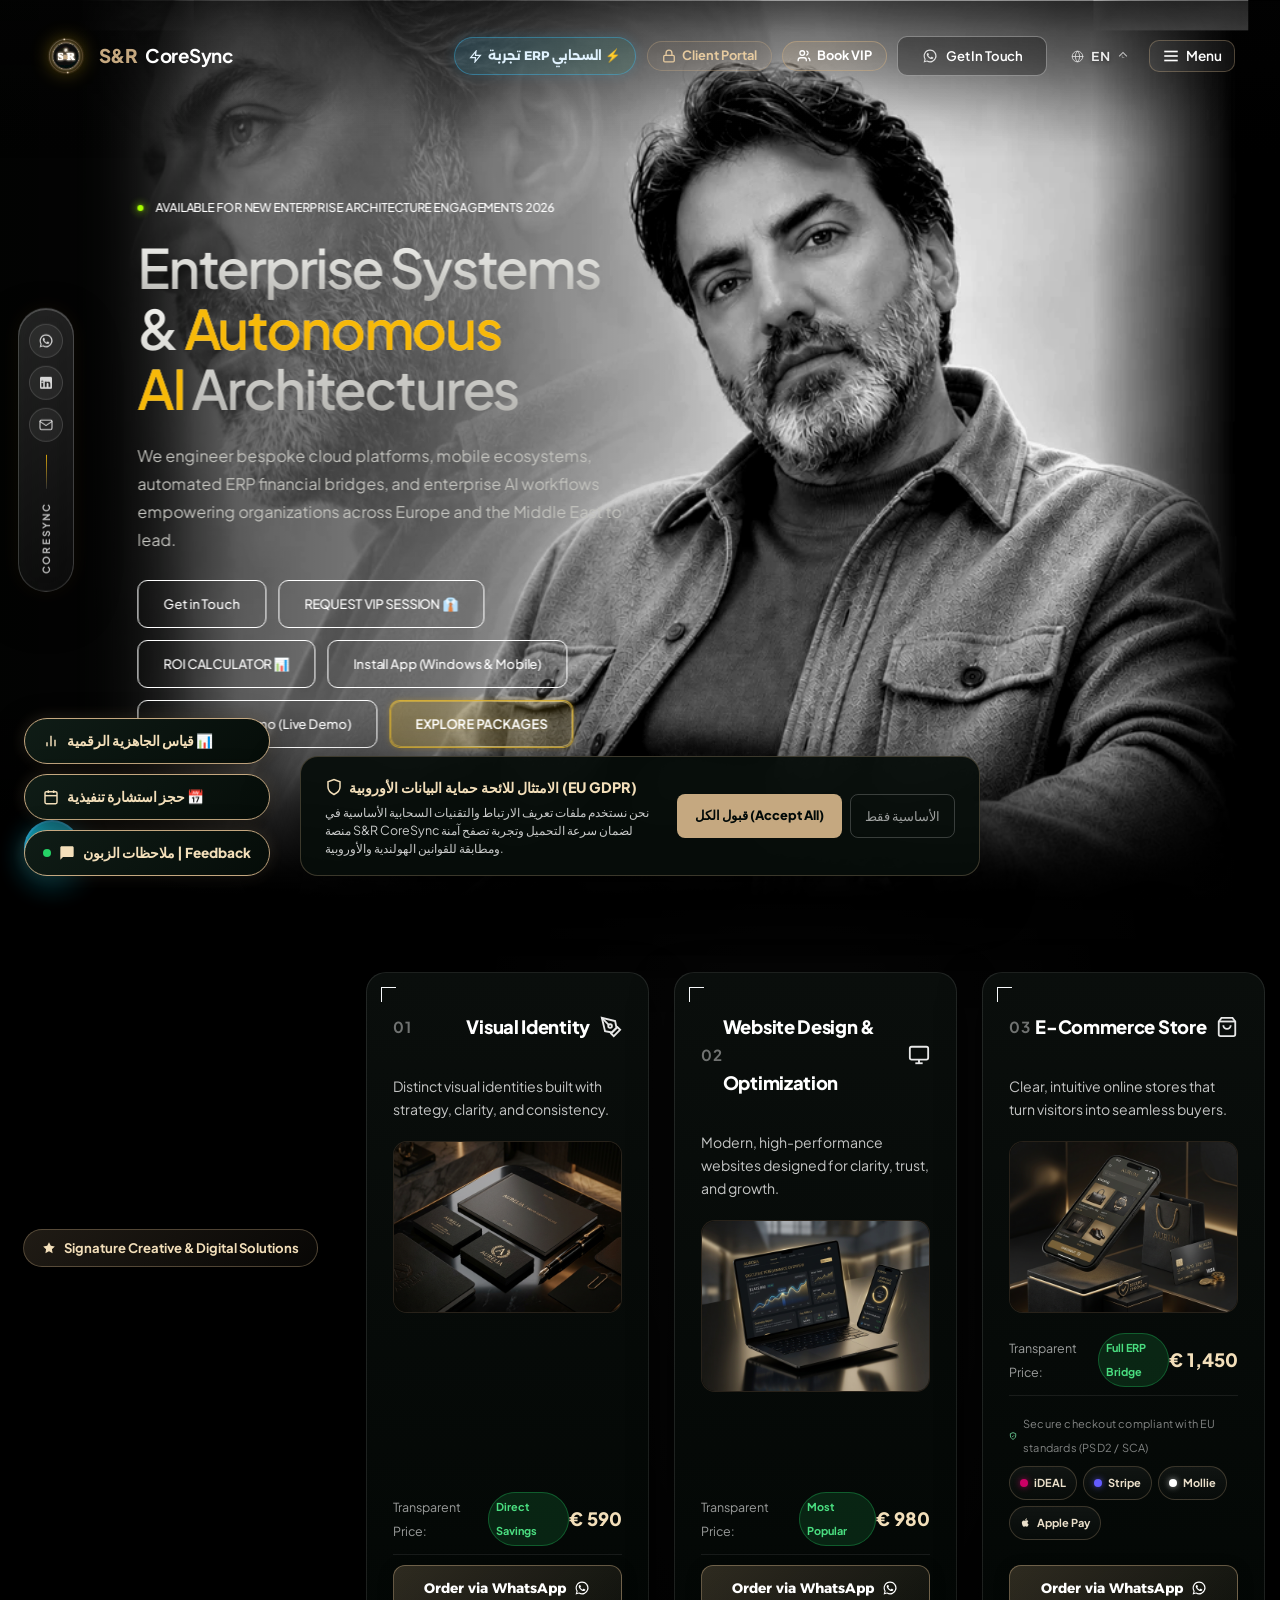
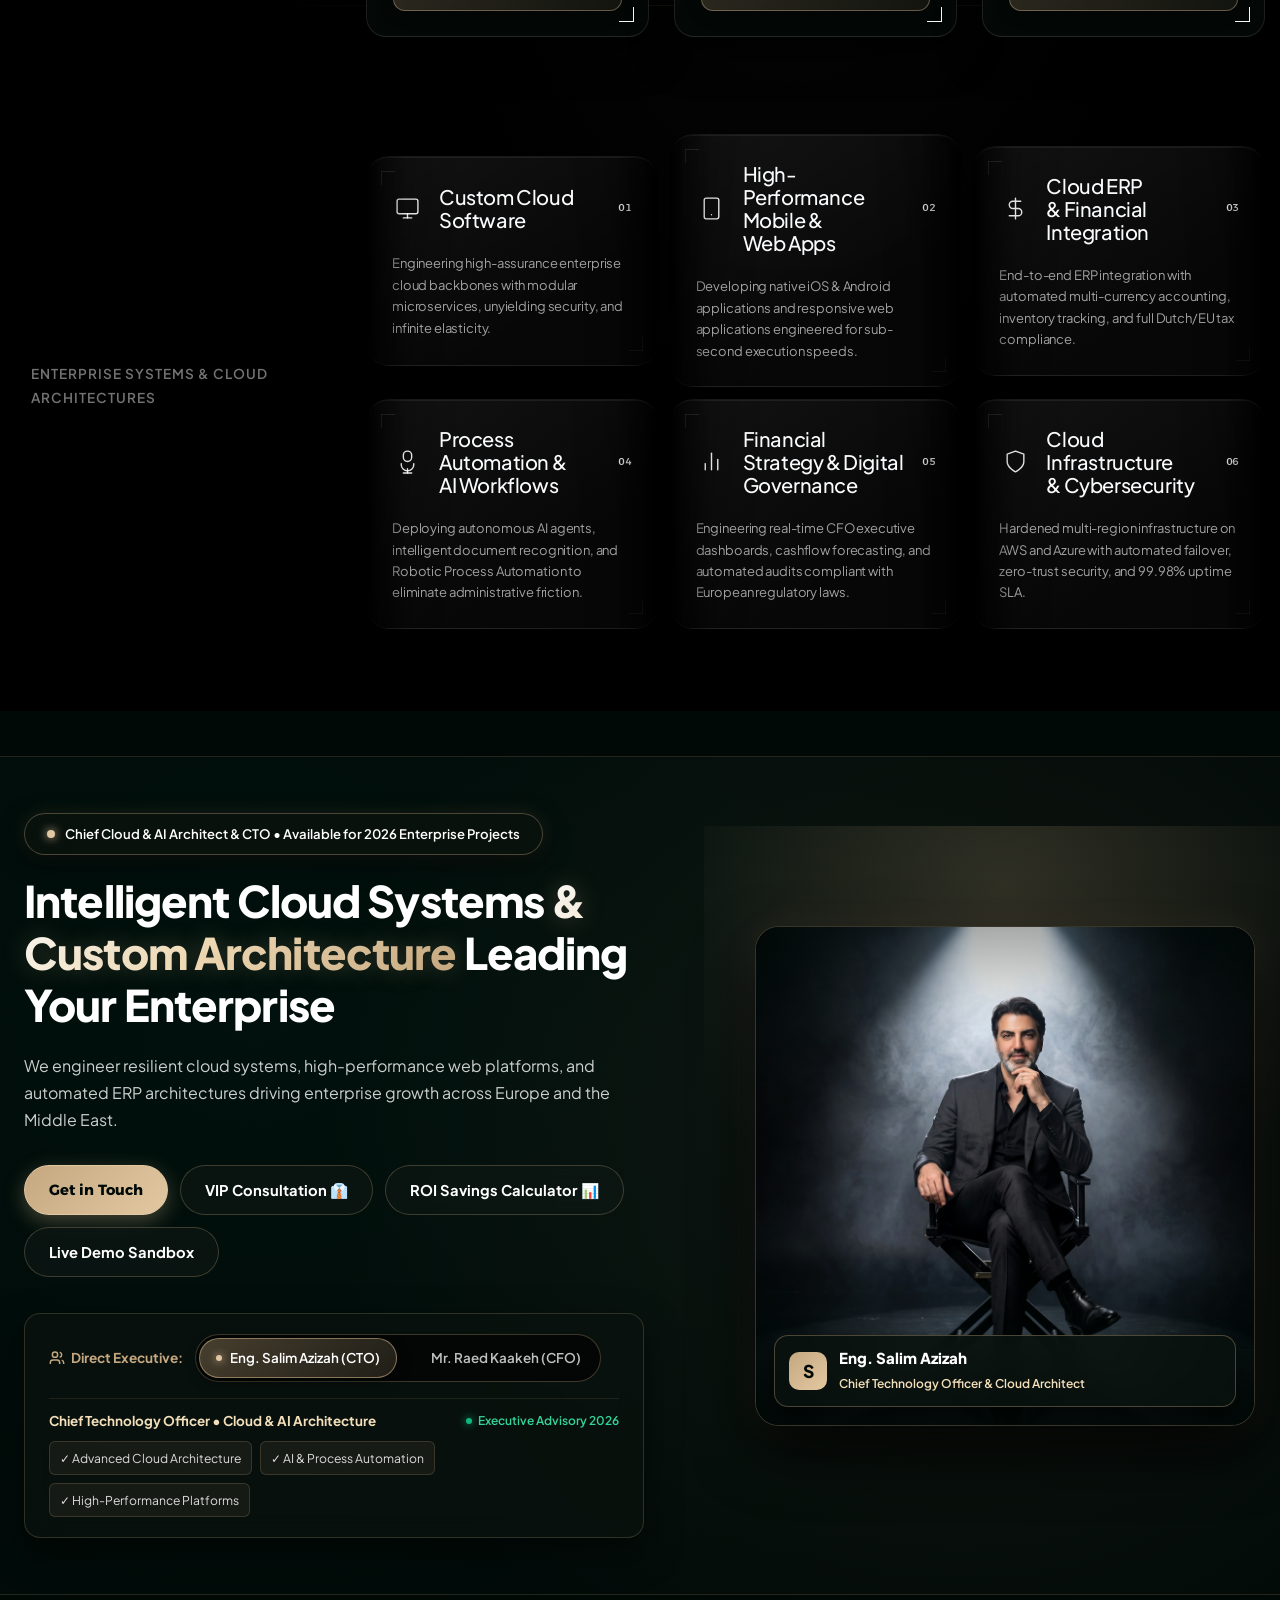
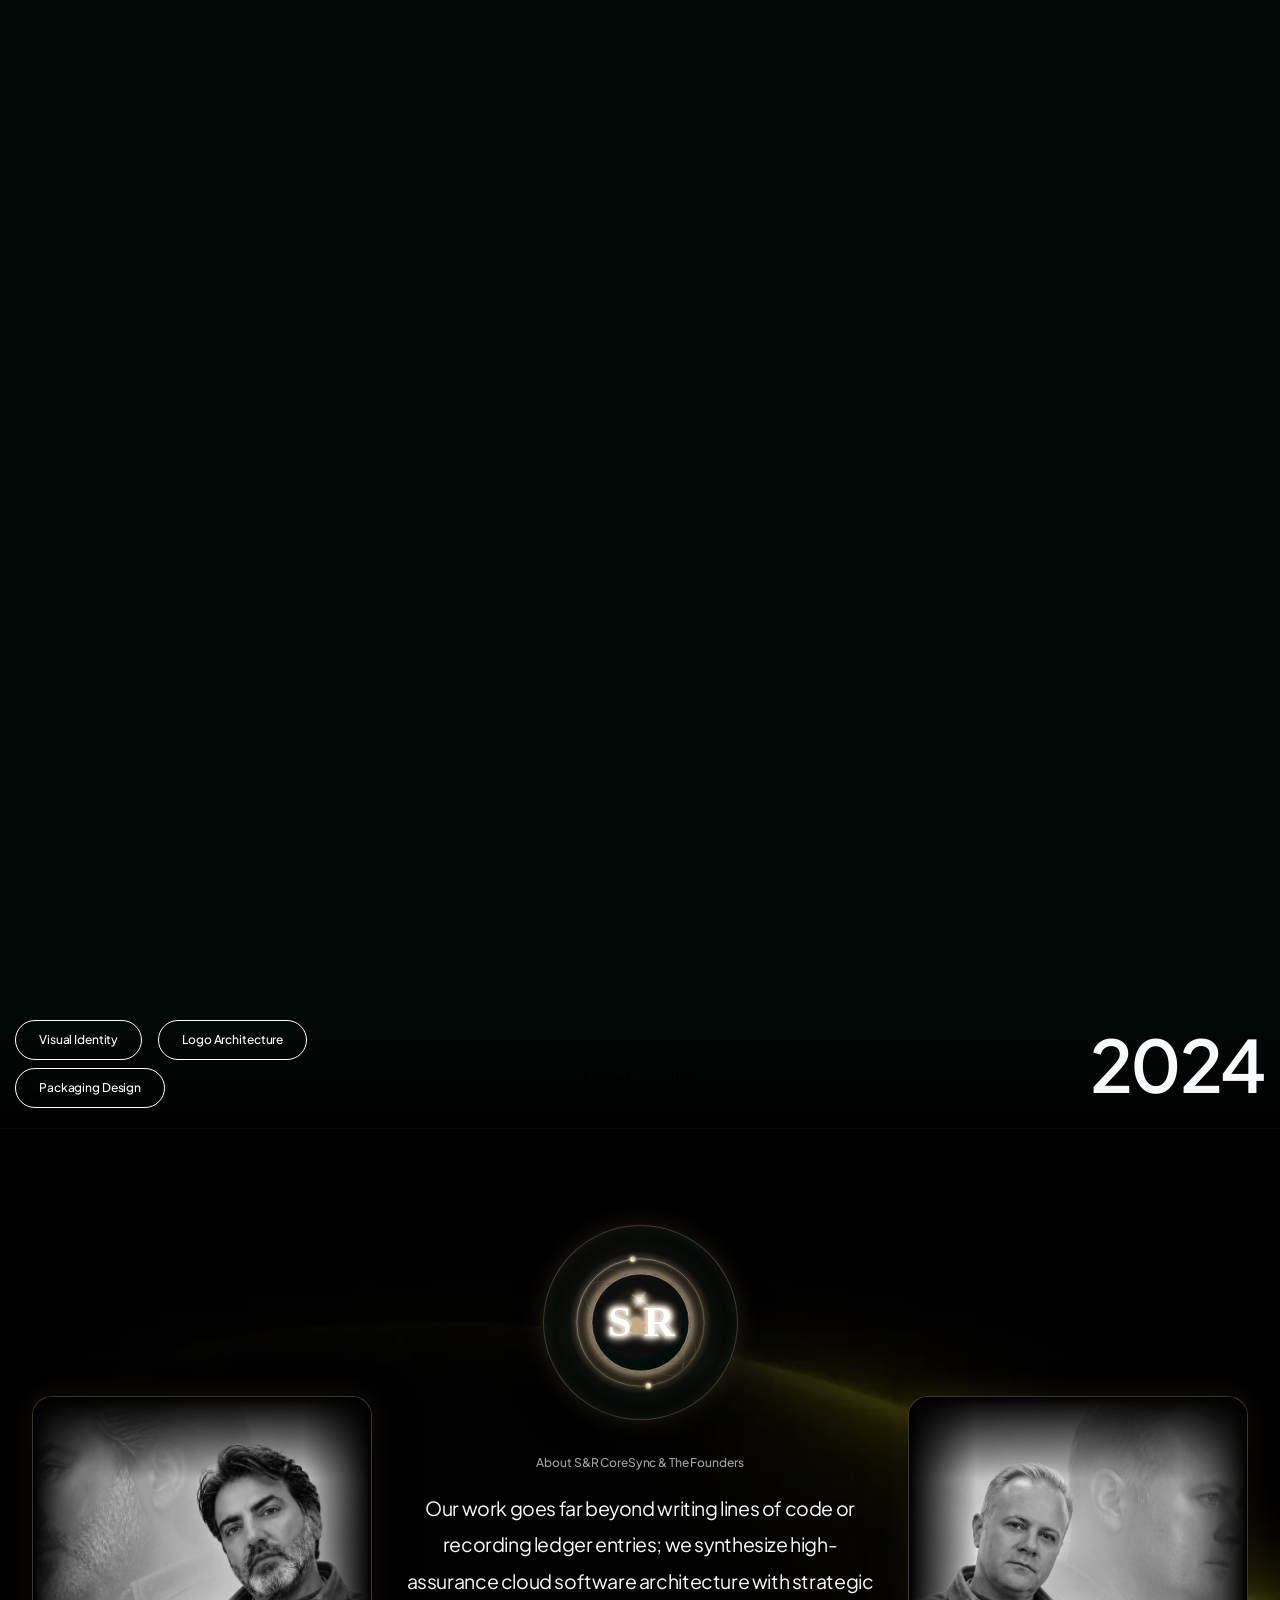
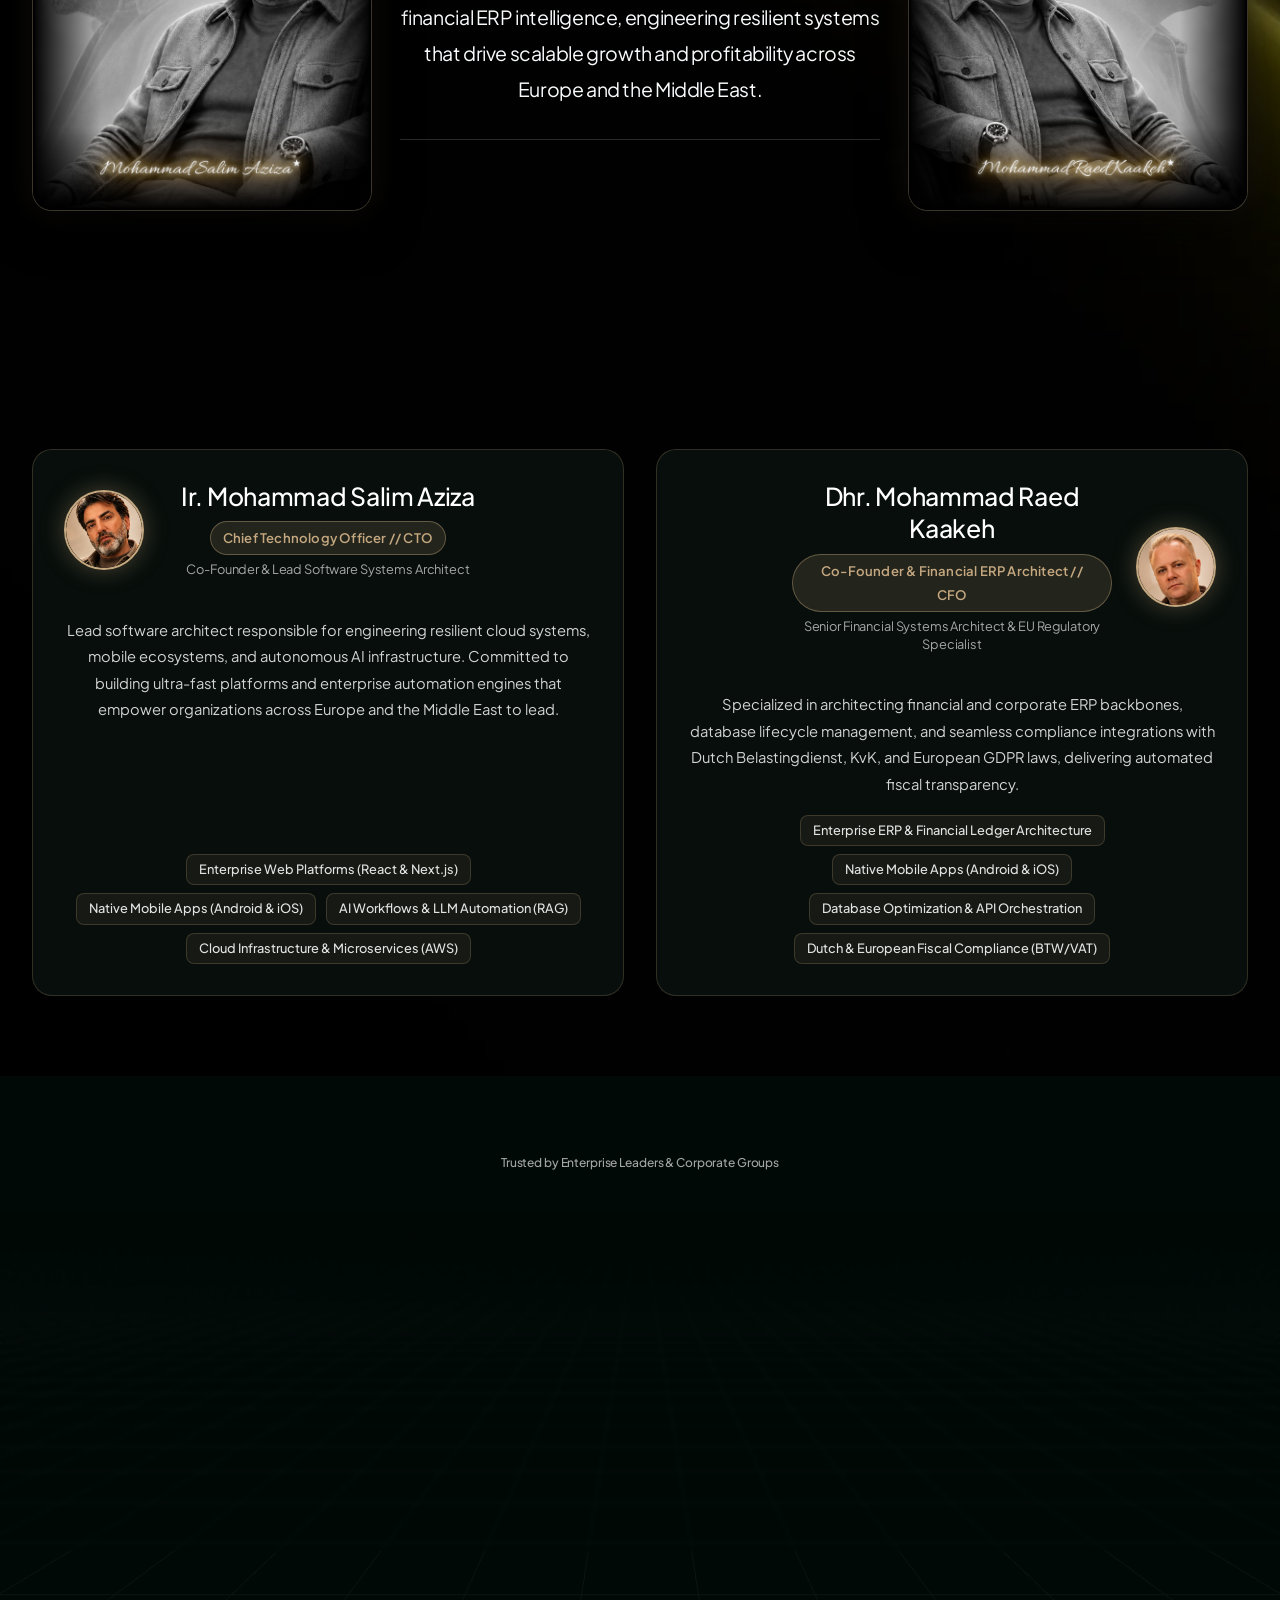
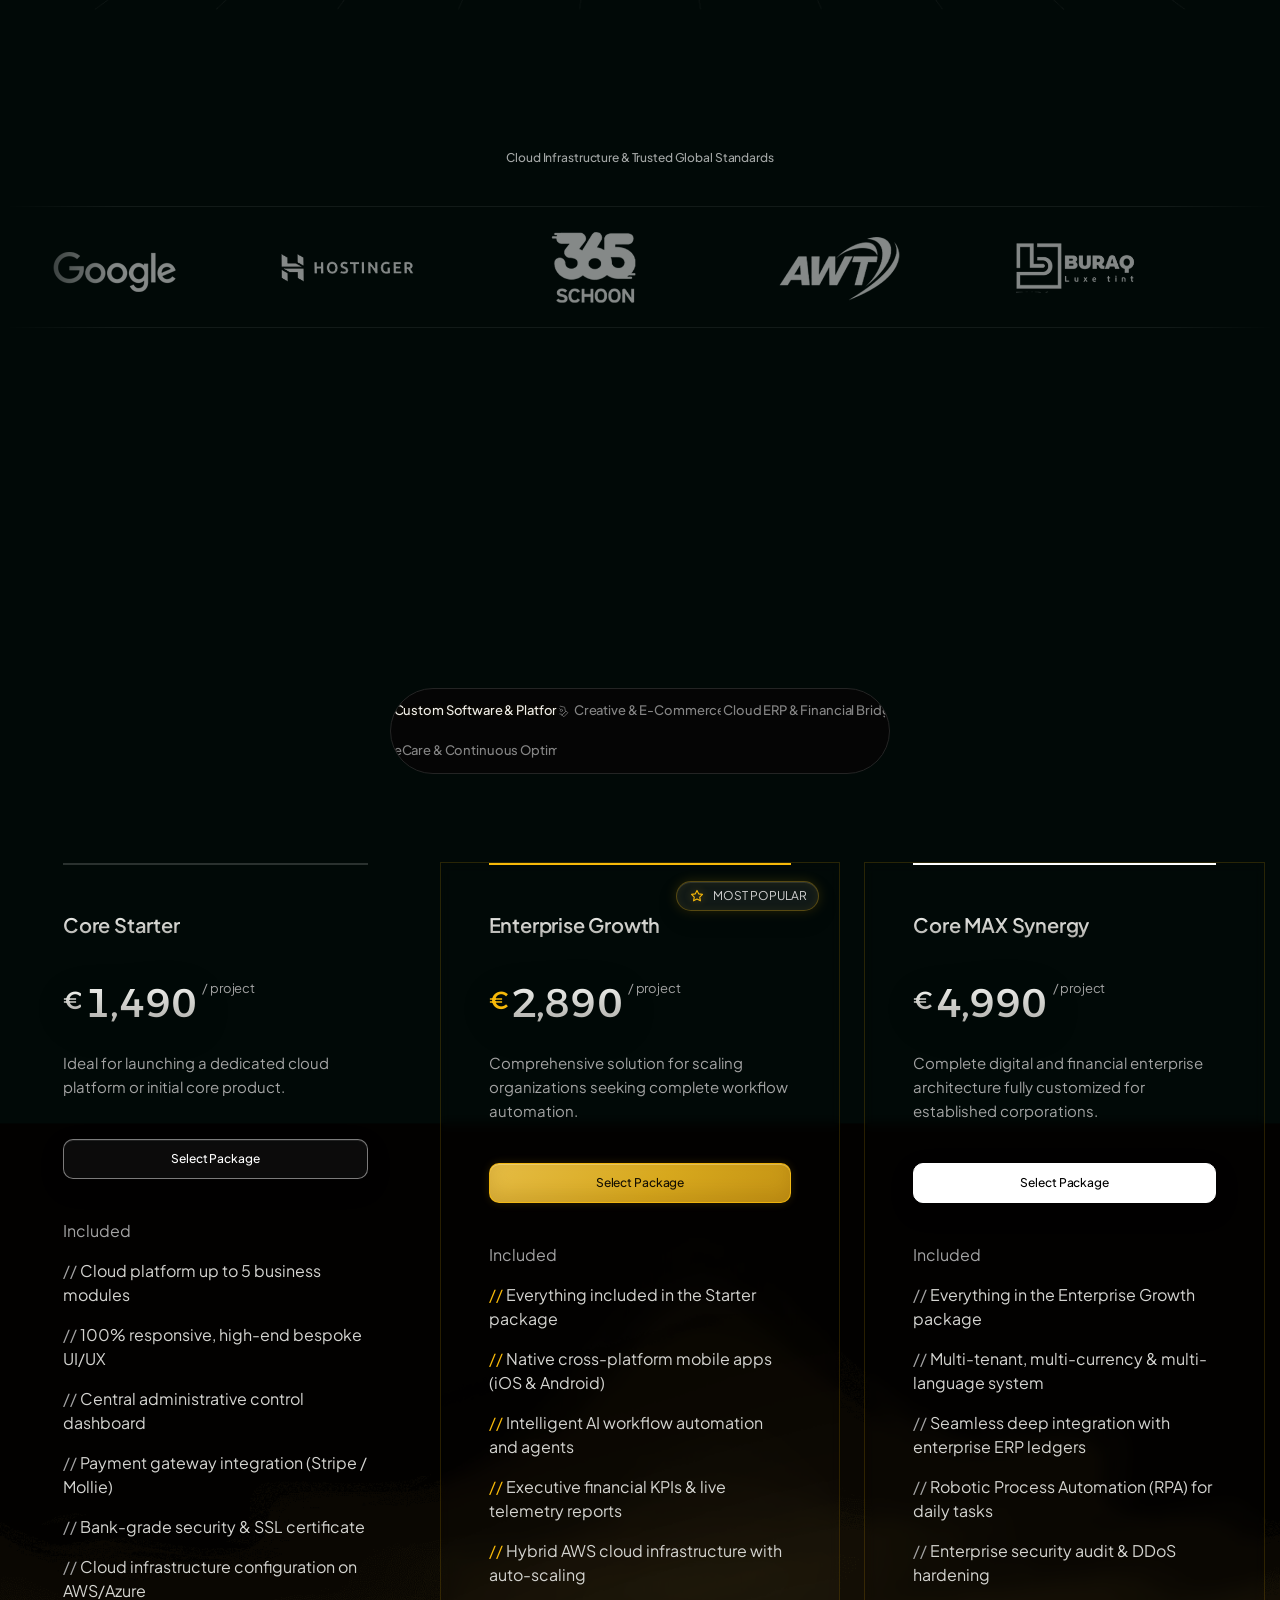
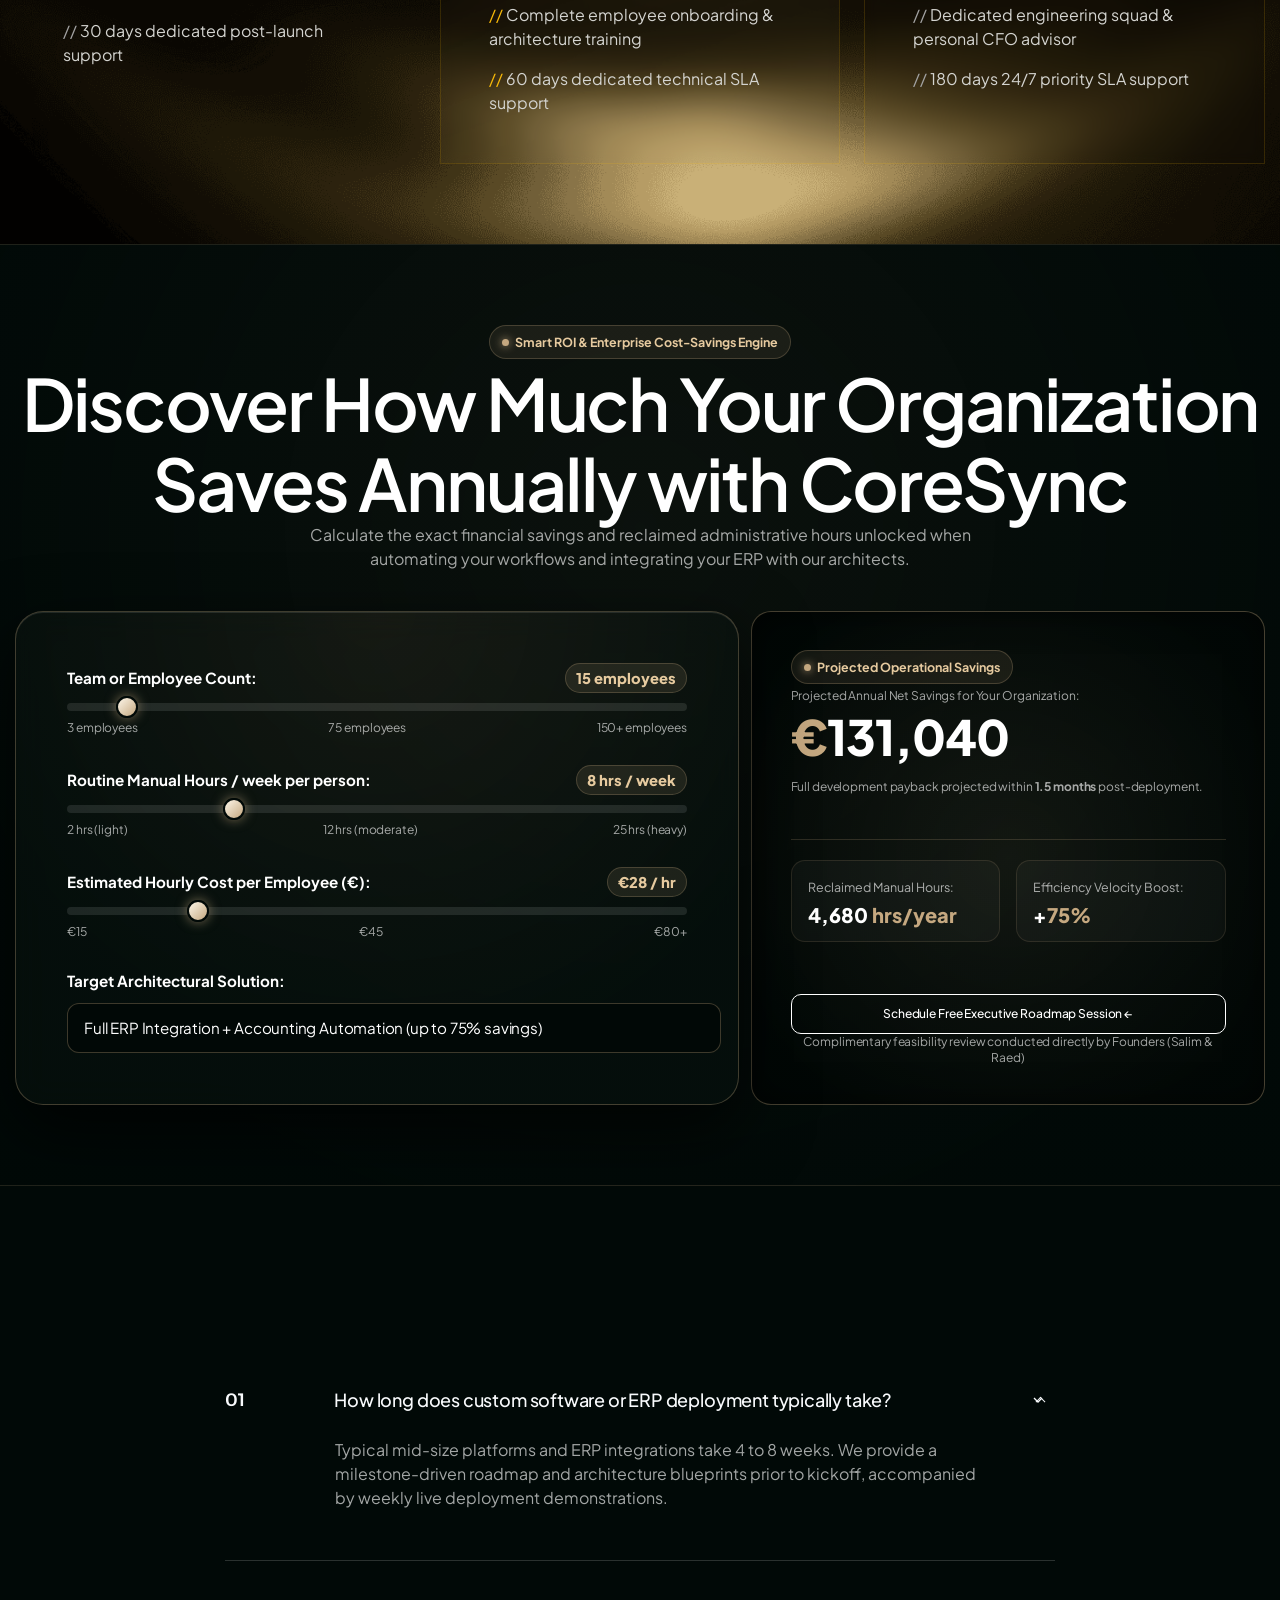
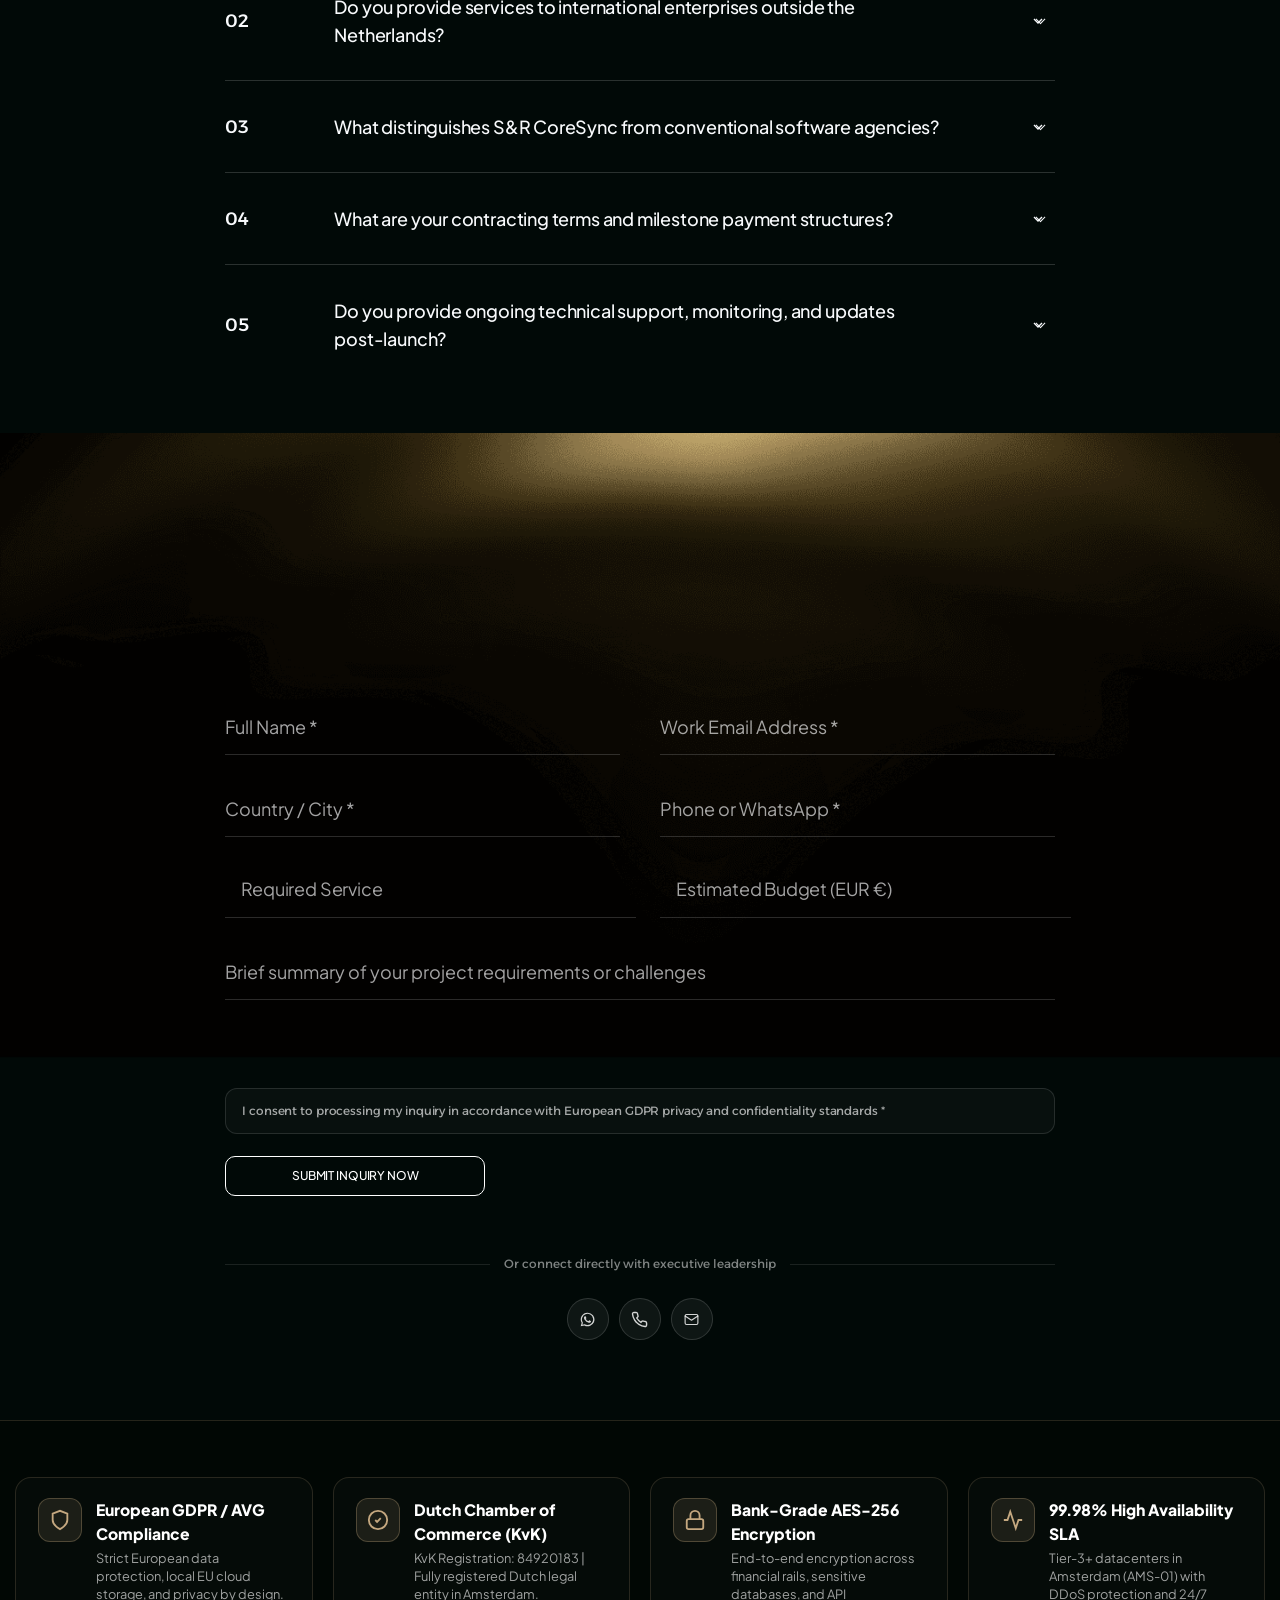
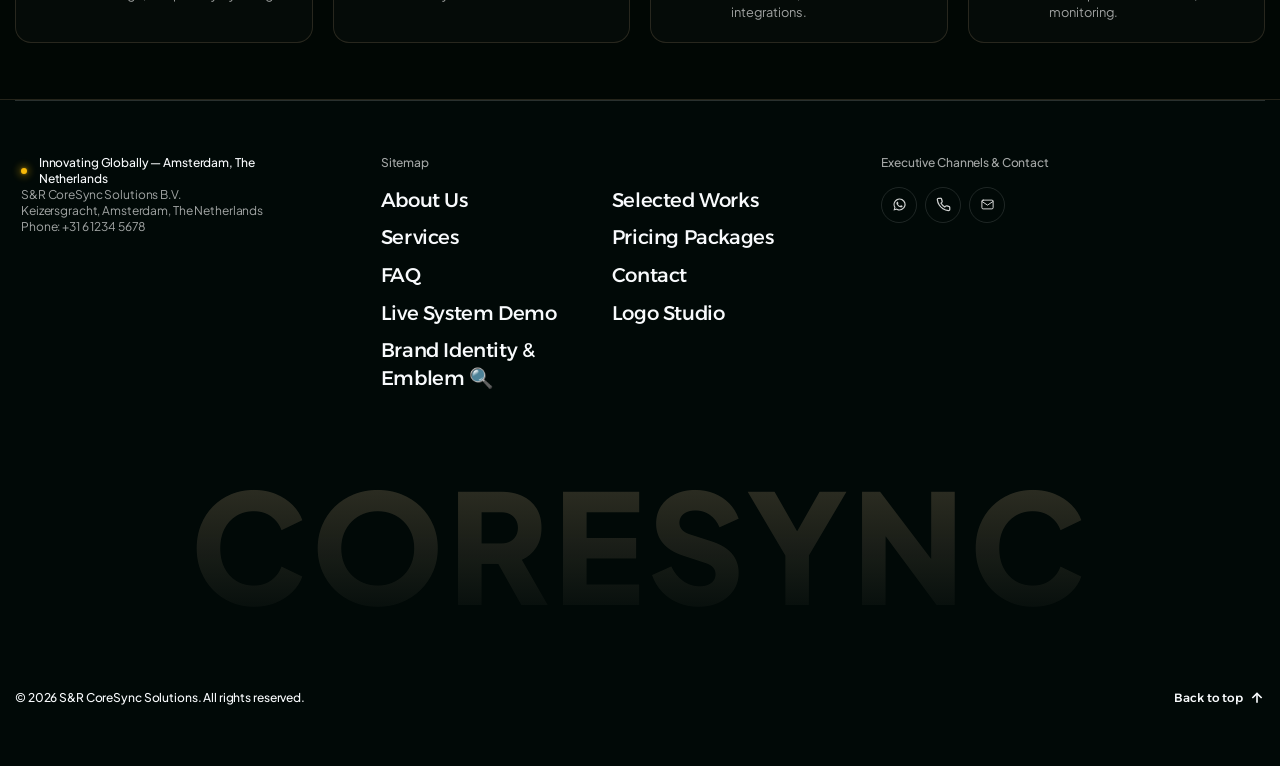
<file: en/index.html>
<!DOCTYPE html>
<!-- S&R CoreSync Solutions - 1:1 Architectural & Visual Replica of dananajmah.com -->
<html lang="en" dir="ltr" data-page-language="en">

<head>
    <meta charset="utf-8">
    <title>S&R CoreSync Solutions | Enterprise Software, Cloud ERP & AI Architecture</title>
    <meta name="author" content="S&R CoreSync Solutions">
    <meta name="viewport" content="width=device-width, initial-scale=1.0">
    <!-- SEO: localized page -->
    <meta name="description" content="S&R CoreSync Solutions - Pioneers in custom enterprise cloud software, mobile apps, ERP & financial systems integration, and AI automation across the Netherlands, Europe, and the Middle East.">
    <meta name="robots" content="index, follow, max-image-preview:large">
    <meta property="og:type" content="website">
    <meta property="og:site_name" content="S&R CoreSync Solutions">
    <meta property="og:title" content="S&R CoreSync Solutions | Enterprise Software, Cloud ERP & AI Architecture">
    <meta property="og:description" content="We engineer resilient cloud systems, mobile applications, and automated ERP architectures driving enterprise growth across Europe and the Middle East.">
    <meta property="og:image" content="../assets/work-2.webp">

    <!-- دعم تثبيت التطبيق على الهواتف (Android / iOS) وأجهزة الكمبيوتر (Windows PC) -->
    <link rel="icon" type="image/svg+xml" href="../assets/logo-neon-icon.svg">
    <link rel="manifest" href="../manifest.json">
    <meta name="apple-mobile-web-app-capable" content="yes">
    <meta name="apple-mobile-web-app-status-bar-style" content="black-translucent">
    <meta name="apple-mobile-web-app-title" content="CoreSync">
    <link rel="apple-touch-icon" href="../assets/logo-neon-icon.svg">
    <meta name="application-name" content="S&R CoreSync">
    <meta name="msapplication-TileColor" content="#010907">

    <!-- الخطوط الرسمية الأصلية لموقع دانا نجمة: Alexandria الفاخر بجميع أوزانه + Plus Jakarta Sans -->
    <link rel="preconnect" href="https://fonts.googleapis.com">
    <link rel="preconnect" href="https://fonts.gstatic.com" crossorigin>
    <link href="https://fonts.googleapis.com/css2?family=Alexandria:wght@200;300;400;500;600;700;800;900&family=Plus+Jakarta+Sans:wght@400;500;600;700;800&display=swap" rel="stylesheet">

    <!-- Local High-Performance Stylesheet Bundle -->
    <link rel="stylesheet" href="../css/dananajmah-bundle.min.css">
    <link rel="stylesheet" href="../css/enterprise-suite.css">

    <!-- Language Prefetch for 0ms Instant Page Switching -->
    <link rel="prefetch" href="../index.html">
    <link rel="prefetch" href="../nl/index.html">
    <link rel="prefetch" href="../demo.html">

    <style>
        /* CoreSync Design Token */
        
        html {
            scroll-behavior: smooth;
            scroll-padding-top: 80px;
        }
        /* Hardware acceleration to prevent scroll stutter and frame drops */
        .hero-cinematic, .section-about-me, .section-selected-work, .section-pricing, .section-roi-calculator, .section-faq, .section-cta {
            contain: content;
        }
        .cinematic-viewport, .about-media {
            will-change: transform;
            transform: translateZ(0);
        }
        
        :root {
            --primary-gold: #c5a880;
            --primary-gold-hover: #d8bc95;
            --bg-dark: #010907;
            --card-glass: rgba(14, 24, 20, 0.65);
            --border-glass: rgba(197, 168, 128, 0.18);
        }

        body, h1, h2, h3, h4, h5, h6, 
        .hero-reference__title, .text-display-1, .text-display-2, 
        .s-title, .desc, .plan-name, .nav-menu-main, .tf-btn,
        .accordion-text, .accordion-content, .tf-input, .tf-lable {
            font-family: 'Plus Jakarta Sans', -apple-system, BlinkMacSystemFont, sans-serif !important;
        }

        .font-latin, .plan-price, .about-stats__num, .founder-avatar-emblem, .work-year {
            font-family: 'Plus Jakarta Sans', sans-serif !important;
        }

        body {
            background-color: var(--bg-dark) !important;
            color: #f8fafc !important;
            overflow-x: hidden;
        }

        /* CoreSync Design Token */
        .brand-logo-site {
            display: inline-flex;
            align-items: center;
            gap: 12px;
            text-decoration: none !important;
        }

        .brand-logo-site .logo-icon {
            width: 42px;
            height: 42px;
            border-radius: 10px;
            background: linear-gradient(135deg, rgba(197, 168, 128, 0.25), rgba(197, 168, 128, 0.05));
            border: 1px solid var(--primary-gold);
            display: flex;
            align-items: center;
            justify-content: center;
            color: var(--primary-gold);
            box-shadow: 0 0 15px rgba(197, 168, 128, 0.2);
            flex-shrink: 0;
        }

        .brand-logo-site .logo-text {
            display: flex;
            flex-direction: column;
            line-height: 1.1;
        }

        .brand-logo-site .logo-text-title {
            font-family: 'Plus Jakarta Sans', sans-serif;
            font-weight: 800;
            font-size: 1.22rem;
            letter-spacing: -0.5px;
            color: #ffffff;
        }

        .brand-logo-site .logo-text-title span {
            color: var(--primary-gold);
        }

        .brand-logo-site .logo-text-sub {
            font-size: 0.65rem;
            color: rgba(255, 255, 255, 0.6);
            letter-spacing: 0.8px;
            font-weight: 500;
        }

        /* CoreSync Design Token */
        .header-direct-call-btn {
            background: rgba(197, 168, 128, 0.1);
            border: 1px solid rgba(197, 168, 128, 0.35);
            color: var(--primary-gold);
            border-radius: 999px;
            padding: 8px 18px;
            font-size: 0.85rem;
            font-weight: 600;
            display: inline-flex;
            align-items: center;
            gap: 8px;
            cursor: pointer;
            transition: all 0.3s ease;
            font-family: 'Alexandria', sans-serif;
            text-decoration: none !important;
            white-space: nowrap;
        }

        .header-direct-call-btn:hover {
            background: var(--primary-gold);
            color: #010907;
            box-shadow: 0 0 20px rgba(197, 168, 128, 0.4);
            transform: translateY(-2px);
        }

        /* قسم بطاقتي المؤسسين داخل النبذة بنفس الروح الفاخرة - احتواء ذاتي متجاوب متكامل */
        .founders-editorial-grid {
            margin-top: clamp(2rem, 4vw, 3.5rem);
            display: grid;
            grid-template-columns: repeat(2, 1fr);
            gap: clamp(1.2rem, 2.5vw, 2.2rem);
            align-items: stretch;
            width: 100%;
        }

        @media (max-width: 992px) {
            .founders-editorial-grid {
                grid-template-columns: 1fr;
                gap: 1.5rem;
                margin-top: 2rem;
            }
        }

        .founder-editorial-card {
            background: rgba(10, 20, 16, 0.72);
            border: 1px solid rgba(197, 168, 128, 0.22);
            border-radius: 20px;
            padding: clamp(1.4rem, 2.4vw, 2.2rem);
            position: relative;
            transition: all 0.35s cubic-bezier(0.16, 1, 0.3, 1);
            -webkit-backdrop-filter: blur(14px);
            backdrop-filter: blur(14px);
            display: flex;
            flex-direction: column;
            justify-content: space-between;
            height: 100%;
            box-sizing: border-box;
            overflow: hidden;
        }

        .founder-editorial-card:hover {
            border-color: var(--primary-gold);
            transform: translateY(-5px);
            box-shadow: 0 15px 35px rgba(0, 0, 0, 0.6), 0 0 20px rgba(197, 168, 128, 0.15);
        }

        .founder-card-header {
            display: flex;
            align-items: center;
            gap: clamp(1rem, 2vw, 1.5rem);
            margin-bottom: 1.25rem;
            width: 100%;
        }

        .founder-card-titles {
            flex: 1;
            min-width: 0;
            display: flex;
            flex-direction: column;
            align-items: center !important;
            text-align: center !important;
        }

        .founder-card-titles h4 {
            font-size: clamp(1.25rem, 2vw, 1.55rem);
            letter-spacing: -0.3px;
            margin-bottom: 4px !important;
            line-height: 1.3;
            color: #ffffff;
            width: 100%;
            text-align: center !important;
            word-break: normal;
            overflow-wrap: break-word;
        }

        .founder-card-titles p.text-caption {
            font-size: clamp(0.74rem, 1vw, 0.82rem);
            line-height: 1.45;
            color: rgba(255, 255, 255, 0.64);
            margin-top: 5px;
            text-align: center !important;
        }

        .founder-header-spacer {
            width: 80px;
            height: 80px;
            flex-shrink: 0;
            display: block;
        }

        .founder-avatar-box {
            width: 72px;
            height: 72px;
            border-radius: 16px;
            background: linear-gradient(135deg, rgba(197, 168, 128, 0.2), rgba(1, 9, 7, 0.8));
            border: 1.5px solid var(--primary-gold);
            display: flex;
            align-items: center;
            justify-content: center;
            font-size: 2rem;
            font-weight: 800;
            color: #ffffff;
            flex-shrink: 0;
            position: relative;
        }

        .founder-avatar-img-wrap {
            width: 80px;
            height: 80px;
            border-radius: 50%;
            border: 2px solid var(--primary-gold);
            box-shadow: 0 0 24px rgba(197, 168, 128, 0.35);
            background: radial-gradient(circle, rgba(197, 168, 128, 0.15) 0%, rgba(1, 9, 7, 0.9) 100%);
            overflow: hidden;
            display: flex;
            align-items: center;
            justify-content: center;
            flex-shrink: 0;
            transition: transform 0.3s ease, box-shadow 0.3s ease;
        }

        .founder-editorial-card:hover .founder-avatar-img-wrap {
            transform: scale(1.06);
            box-shadow: 0 0 32px rgba(197, 168, 128, 0.6);
        }

        .founder-avatar-img {
            width: 100%;
            height: 100%;
            object-fit: cover;
            display: block;
        }

        /* CoreSync Design Token */
        .about-media--salim .video,
        .founder-card--salim .founder-avatar-img {
            -webkit-transform: none !important;
            transform: none !important;
        }

        /* CoreSync Design Token */
        .about-media--raed .video {
            -webkit-transform: scaleX(-1) !important;
            transform: scaleX(-1) !important;
        }

        .founder-card--raed .founder-avatar-img {
            -webkit-transform: none !important;
            transform: none !important;
        }

        /* CoreSync Design Token */
        /* CoreSync Design Token */
        .about-logo-badge-wrapper {
            display: flex;
            align-items: center;
            justify-content: center !important;
            margin-bottom: 2.2rem;
            width: 100%;
        }

        .about-animated-badge {
            width: clamp(170px, 16vw, 195px);
            height: clamp(170px, 16vw, 195px);
            border-radius: 50%;
            background: radial-gradient(circle at 45% 45%, rgba(197, 168, 128, 0.08) 0%, rgba(2, 9, 7, 0.94) 85%);
            border: 1.5px solid rgba(197, 168, 128, 0.32);
            box-shadow: 0 0 22px rgba(197, 168, 128, 0.16), 0 14px 34px rgba(0, 0, 0, 0.65), inset 0 0 16px rgba(197, 168, 128, 0.08);
            display: flex;
            align-items: center;
            justify-content: center;
            padding: 16px;
            position: relative;
            -webkit-backdrop-filter: blur(12px);
            backdrop-filter: blur(12px);
            cursor: pointer;
            transition: transform 0.22s ease-out, box-shadow 0.35s ease, border-color 0.35s ease;
            -webkit-user-select: none;
            user-select: none;
            transform-style: preserve-3d;
            perspective: 800px;
            will-change: transform;
        }

        /* CoreSync Design Token */
        .badge-sheen-glare {
            position: absolute;
            inset: 0;
            border-radius: 50%;
            pointer-events: none;
            background: radial-gradient(circle at var(--mouse-x, 50%) var(--mouse-y, 50%), rgba(255, 255, 255, 0.28) 0%, rgba(197, 168, 128, 0.12) 38%, transparent 68%);
            opacity: 0;
            transition: opacity 0.3s ease;
            mix-blend-mode: screen;
            z-index: 3;
        }

        .about-animated-badge:hover .badge-sheen-glare {
            opacity: 1;
        }

        .about-animated-badge:hover {
            box-shadow: 0 0 38px rgba(197, 168, 128, 0.38), 0 20px 42px rgba(0, 0, 0, 0.8), inset 0 0 22px rgba(197, 168, 128, 0.18);
            border-color: rgba(197, 168, 128, 0.75);
        }

        .about-animated-badge img {
            width: 100%;
            height: 100%;
            display: block;
            object-fit: contain;
            filter: drop-shadow(0 0 12px rgba(197, 168, 128, 0.2));
            transition: filter 0.4s ease;
            pointer-events: none;
        }

        .about-animated-badge:hover img {
            filter: drop-shadow(0 0 18px rgba(197, 168, 128, 0.38));
        }

        /* CoreSync Design Token */
        .badge-zoom-hint {
            position: absolute;
            bottom: -10px;
            right: 50%;
            transform: translateX(50%) translateY(4px);
            background: rgba(3, 12, 9, 0.92);
            border: 1px solid rgba(197, 168, 128, 0.35);
            color: #e6ca9f;
            font-size: 0.72rem;
            font-weight: 700;
            padding: 3px 10px;
            border-radius: 999px;
            display: inline-flex;
            align-items: center;
            gap: 5px;
            opacity: 0;
            pointer-events: none;
            transition: all 0.3s ease;
            box-shadow: 0 4px 14px rgba(0,0,0,0.6);
            white-space: nowrap;
            z-index: 5;
        }

        .about-animated-badge:hover .badge-zoom-hint {
            opacity: 1;
            transform: translateX(50%) translateY(0);
        }

        /* CoreSync Design Token */
        .brand-logo-preview-trigger {
            cursor: pointer !important;
            transition: transform 0.25s ease, opacity 0.25s ease;
        }

        .brand-logo-preview-trigger:hover {
            transform: scale(1.02);
            opacity: 0.95;
        }

        /* CoreSync Design Token */
        .sr-logo-lightbox-overlay {
            position: fixed;
            inset: 0;
            z-index: 100050;
            background: rgba(1, 6, 5, 0.88);
            -webkit-backdrop-filter: blur(20px);
            backdrop-filter: blur(20px);
            display: flex;
            align-items: center;
            justify-content: center;
            padding: clamp(1rem, 3vw, 2.5rem);
            opacity: 0;
            visibility: hidden;
            pointer-events: none;
            transition: opacity 0.35s cubic-bezier(0.16, 1, 0.3, 1), visibility 0.35s ease;
        }

        .sr-logo-lightbox-overlay.active {
            opacity: 1;
            visibility: visible;
            pointer-events: auto;
        }

        .sr-logo-modal-card {
            position: relative;
            max-width: 960px;
            width: 100%;
            background: radial-gradient(circle at 50% 0%, rgba(197, 168, 128, 0.08) 0%, rgba(4, 12, 10, 0.98) 75%);
            border: 1.5px solid rgba(197, 168, 128, 0.32);
            border-radius: 22px;
            box-shadow: 0 25px 80px rgba(0, 0, 0, 0.85), 0 0 50px rgba(197, 168, 128, 0.15), inset 0 1px 0 rgba(255, 255, 255, 0.1);
            padding: clamp(1.2rem, 2.5vw, 2rem);
            transform: scale(0.92) translateY(20px);
            transition: transform 0.4s cubic-bezier(0.16, 1, 0.3, 1);
            color: #ffffff;
            direction: rtl;
            text-align: right;
            max-height: 94vh;
            overflow-y: auto;
        }

        .sr-logo-lightbox-overlay.active .sr-logo-modal-card {
            transform: scale(1) translateY(0);
        }

        .sr-logo-modal-header {
            display: flex;
            align-items: center;
            justify-content: space-between;
            gap: 1rem;
            padding-bottom: 1rem;
            border-bottom: 1px solid rgba(197, 168, 128, 0.18);
            margin-bottom: 1.25rem;
        }

        .sr-logo-badge-pill {
            display: inline-flex;
            align-items: center;
            gap: 6px;
            padding: 4px 12px;
            border-radius: 999px;
            background: rgba(197, 168, 128, 0.1);
            border: 1px solid rgba(197, 168, 128, 0.25);
            font-size: 0.78rem;
            font-weight: 700;
            color: #e6ca9f;
            margin-bottom: 4px;
        }

        .sr-logo-badge-pill .gold-dot {
            width: 7px;
            height: 7px;
            border-radius: 50%;
            background: var(--primary-gold);
            box-shadow: 0 0 8px var(--primary-gold);
            display: inline-block;
        }

        .sr-logo-modal-title {
            font-size: clamp(1.25rem, 2.2vw, 1.7rem);
            font-weight: 800;
            color: #ffffff;
            margin: 0;
        }

        .sr-logo-modal-close {
            background: rgba(255, 255, 255, 0.04);
            border: 1px solid rgba(197, 168, 128, 0.25);
            color: #ffffff;
            width: 42px;
            height: 42px;
            border-radius: 50%;
            display: inline-flex;
            align-items: center;
            justify-content: center;
            cursor: pointer;
            transition: all 0.25s ease;
            font-size: 1.5rem;
            line-height: 1;
        }

        .sr-logo-modal-close:hover {
            background: rgba(197, 168, 128, 0.2);
            border-color: var(--primary-gold);
            color: var(--primary-gold);
            transform: rotate(90deg);
        }

        /* CoreSync Design Token */
        .sr-stage-theme-bar {
            display: flex;
            align-items: center;
            justify-content: space-between;
            gap: 0.75rem;
            width: 100%;
            margin-bottom: 0.85rem;
            flex-wrap: wrap;
        }

        .sr-stage-theme-label {
            font-size: 0.82rem;
            color: rgba(255, 255, 255, 0.65);
            font-weight: 600;
        }

        .sr-stage-theme-label svg {
            vertical-align: -2px;
            margin-left: 4px;
        }

        .sr-theme-pills {
            display: inline-flex;
            align-items: center;
            gap: 6px;
            background: rgba(0, 0, 0, 0.45);
            padding: 3px 6px;
            border-radius: 999px;
            border: 1px solid rgba(197, 168, 128, 0.2);
        }

        .sr-theme-pill {
            background: transparent;
            border: 1px solid transparent;
            color: rgba(255, 255, 255, 0.7);
            font-size: 0.76rem;
            font-weight: 700;
            padding: 4px 11px;
            border-radius: 999px;
            cursor: pointer;
            display: inline-flex;
            align-items: center;
            gap: 6px;
            transition: all 0.25s ease;
        }

        .sr-theme-pill:hover {
            color: #ffffff;
            background: rgba(255, 255, 255, 0.08);
        }

        .sr-theme-pill.active {
            background: rgba(197, 168, 128, 0.25);
            color: #ffffff;
            border-color: rgba(197, 168, 128, 0.55);
            box-shadow: 0 0 10px rgba(197, 168, 128, 0.2);
        }

        .theme-color-dot {
            width: 8px;
            height: 8px;
            border-radius: 50%;
            display: inline-block;
        }

        .dot-obsidian { background: #020705; border: 1.2px solid rgba(197, 168, 128, 0.7); }
        .dot-emerald  { background: #04251b; border: 1.2px solid #10b981; }
        .dot-navy     { background: #07172d; border: 1.2px solid #38bdf8; }
        .dot-charcoal { background: #181d20; border: 1.2px solid #e2b17a; }

        .sr-logo-modal-stage {
            position: relative;
            background: radial-gradient(circle at 50% 50%, rgba(197, 168, 128, 0.04) 0%, rgba(2, 7, 5, 0.98) 90%);
            border: 1px solid rgba(197, 168, 128, 0.2);
            border-radius: 18px;
            padding: clamp(1.4rem, 3.2vw, 2.2rem) clamp(1rem, 2.5vw, 2rem);
            display: flex;
            align-items: center;
            justify-content: center;
            margin-bottom: 1.25rem;
            box-shadow: inset 0 0 50px rgba(0, 0, 0, 0.7);
            transition: background 0.4s ease, border-color 0.4s ease, box-shadow 0.4s ease;
            min-height: 230px;
        }

        .sr-logo-modal-stage[data-theme="emerald"] {
            background: radial-gradient(circle at 50% 50%, rgba(197, 168, 128, 0.08) 0%, rgba(3, 30, 21, 0.98) 90%);
            border-color: rgba(16, 185, 129, 0.35);
            box-shadow: inset 0 0 50px rgba(2, 20, 14, 0.85);
        }

        .sr-logo-modal-stage[data-theme="navy"] {
            background: radial-gradient(circle at 50% 50%, rgba(197, 168, 128, 0.08) 0%, rgba(5, 16, 34, 0.98) 90%);
            border-color: rgba(56, 189, 248, 0.35);
            box-shadow: inset 0 0 50px rgba(3, 10, 22, 0.85);
        }

        .sr-logo-modal-stage[data-theme="charcoal"] {
            background: radial-gradient(circle at 50% 50%, rgba(226, 177, 122, 0.07) 0%, rgba(18, 22, 25, 0.98) 90%);
            border-color: rgba(226, 177, 122, 0.4);
            box-shadow: inset 0 0 50px rgba(10, 13, 15, 0.85);
        }

        .sr-logo-modal-stage[data-theme="charcoal"] .sr-logo-full-render {
            filter: drop-shadow(0 0 20px rgba(226, 177, 122, 0.25));
        }

        .sr-logo-full-render {
            max-width: 100%;
            width: 700px;
            height: auto;
            max-height: 220px;
            display: block;
            filter: drop-shadow(0 0 16px rgba(197, 168, 128, 0.18));
            transition: transform 0.4s ease, filter 0.4s ease;
        }

        .sr-logo-full-render:hover {
            transform: scale(1.02);
        }

        .sr-logo-meta-grid {
            display: grid;
            grid-template-columns: repeat(4, 1fr);
            gap: 0.85rem;
            margin-bottom: 1.25rem;
        }

        @media (max-width: 991px) {
            .sr-logo-meta-grid {
                grid-template-columns: repeat(2, 1fr);
            }
        }

        @media (max-width: 540px) {
            .sr-logo-meta-grid {
                grid-template-columns: 1fr;
            }
        }

        .sr-logo-meta-item {
            background: rgba(255, 255, 255, 0.03);
            border: 1px solid rgba(197, 168, 128, 0.15);
            border-radius: 12px;
            padding: 0.75rem 0.95rem;
            display: flex;
            flex-direction: column;
            gap: 4px;
        }

        .sr-logo-meta-item .meta-label {
            font-size: 0.8rem;
            color: rgba(255, 255, 255, 0.6);
        }

        .sr-logo-meta-item .meta-val {
            font-size: 0.95rem;
            font-weight: 700;
            color: #e6ca9f;
            line-height: 1.4;
        }

        .sr-logo-modal-actions {
            display: flex;
            flex-wrap: wrap;
            align-items: center;
            justify-content: space-between;
            gap: 1rem;
            padding-top: 1.25rem;
            border-top: 1px solid rgba(197, 168, 128, 0.15);
        }

        .sr-modal-btn-gold {
            background: linear-gradient(135deg, #c5a880 0%, #9a7d52 100%) !important;
            color: #020705 !important;
            font-weight: 800 !important;
            border: none !important;
            box-shadow: 0 4px 18px rgba(197, 168, 128, 0.3) !important;
            display: inline-flex;
            align-items: center;
            gap: 8px;
            padding: 10px 20px;
            border-radius: 999px;
            text-decoration: none;
            transition: all 0.25s ease;
        }

        .sr-modal-btn-gold:hover {
            transform: translateY(-2px);
            box-shadow: 0 6px 24px rgba(197, 168, 128, 0.45) !important;
            filter: brightness(1.08);
        }

        .sr-modal-btn-sub {
            background: rgba(255, 255, 255, 0.04);
            border: 1px solid rgba(197, 168, 128, 0.25);
            color: #ffffff;
            font-size: 0.88rem;
            font-weight: 700;
            padding: 10px 18px;
            border-radius: 999px;
            display: inline-flex;
            align-items: center;
            gap: 8px;
            text-decoration: none;
            cursor: pointer;
            transition: all 0.25s ease;
        }

        .sr-modal-btn-sub:hover {
            background: rgba(197, 168, 128, 0.15);
            border-color: var(--primary-gold);
            color: var(--primary-gold);
        }

        .sr-modal-btn-dismiss {
            background: transparent;
            border: none;
            color: rgba(255, 255, 255, 0.6);
            font-size: 0.9rem;
            cursor: pointer;
            padding: 8px 14px;
            transition: color 0.2s ease;
        }

        .sr-modal-btn-dismiss:hover {
            color: #ffffff;
            text-decoration: underline;
        }

        /* CoreSync Design Token */
        .section-roi-calculator {
            position: relative;
            padding: 5rem 0;
            background: radial-gradient(circle at 50% 30%, rgba(197, 168, 128, 0.05) 0%, rgba(1, 9, 7, 0.98) 80%);
            border-top: 1px solid rgba(197, 168, 128, 0.15);
            border-bottom: 1px solid rgba(197, 168, 128, 0.15);
            overflow: hidden;
        }

        .roi-card-wrapper {
            background: radial-gradient(circle at 50% 0%, rgba(197, 168, 128, 0.08) 0%, rgba(5, 15, 12, 0.85) 75%);
            border: 1.5px solid rgba(197, 168, 128, 0.3);
            border-radius: 28px;
            box-shadow: 0 25px 70px rgba(0, 0, 0, 0.75), inset 0 1px 0 rgba(255, 255, 255, 0.1);
            padding: clamp(1.8rem, 4vw, 3.5rem);
            -webkit-backdrop-filter: blur(16px);
            backdrop-filter: blur(16px);
        }

        .roi-inputs-pane {
            display: flex;
            flex-direction: column;
            gap: 1.8rem;
        }

        .roi-field-group {
            display: flex;
            flex-direction: column;
            gap: 0.6rem;
        }

        .roi-label {
            font-size: 0.95rem;
            font-weight: 700;
            color: #ffffff;
            display: flex;
            align-items: center;
            justify-content: space-between;
        }

        .roi-label-badge {
            color: #e6ca9f;
            font-weight: 800;
            font-size: 0.92rem;
            background: rgba(197, 168, 128, 0.12);
            padding: 2px 10px;
            border-radius: 999px;
            border: 1px solid rgba(197, 168, 128, 0.25);
        }

        .roi-range-slider {
            -webkit-appearance: none;
            appearance: none;
            width: 100%;
            height: 8px;
            border-radius: 999px;
            background: rgba(255, 255, 255, 0.1);
            outline: none;
            transition: background 0.2s;
        }

        .roi-range-slider::-webkit-slider-thumb {
            -webkit-appearance: none;
            appearance: none;
            width: 22px;
            height: 22px;
            border-radius: 50%;
            background: linear-gradient(135deg, #fdf6e9, #c5a880);
            cursor: pointer;
            box-shadow: 0 0 12px rgba(197, 168, 128, 0.6);
            border: 2px solid #010907;
            transition: transform 0.15s ease;
        }

        .roi-range-slider::-webkit-slider-thumb:hover {
            transform: scale(1.2);
        }

        .roi-select-custom {
            background: rgba(2, 9, 7, 0.85);
            border: 1px solid rgba(197, 168, 128, 0.3);
            border-radius: 12px;
            color: #ffffff;
            padding: 12px 16px;
            font-size: 0.95rem;
            outline: none;
            cursor: pointer;
            transition: border-color 0.25s ease;
        }

        .roi-select-custom:focus {
            border-color: var(--primary-gold);
            box-shadow: 0 0 15px rgba(197, 168, 128, 0.25);
        }

        .roi-results-pane {
            background: radial-gradient(circle at 50% 50%, rgba(197, 168, 128, 0.08) 0%, rgba(2, 8, 6, 0.95) 85%);
            border: 1.5px solid rgba(197, 168, 128, 0.35);
            border-radius: 20px;
            padding: clamp(1.5rem, 3vw, 2.5rem);
            display: flex;
            flex-direction: column;
            justify-content: space-between;
            height: 100%;
            box-shadow: inset 0 0 35px rgba(0, 0, 0, 0.6);
        }

        .roi-metric-highlight {
            font-size: clamp(2rem, 3.8vw, 3.2rem);
            font-weight: 900;
            color: #ffffff;
            line-height: 1.1;
            letter-spacing: -1px;
            margin: 0.35rem 0 1rem;
            font-family: 'Plus Jakarta Sans', sans-serif;
        }

        .roi-metric-highlight span {
            color: #c5a880;
        }

        .roi-stats-mini-grid {
            display: grid;
            grid-template-columns: 1fr 1fr;
            gap: 1rem;
            margin: 1.25rem 0 1.75rem;
            padding-top: 1.25rem;
            border-top: 1px solid rgba(197, 168, 128, 0.2);
        }

        .roi-stat-mini {
            background: rgba(255, 255, 255, 0.03);
            border: 1px solid rgba(197, 168, 128, 0.15);
            border-radius: 14px;
            padding: 0.85rem 1rem;
        }

        .roi-stat-mini-label {
            font-size: 0.78rem;
            color: rgba(255, 255, 255, 0.65);
        }

        .roi-stat-mini-val {
            font-size: 1.25rem;
            font-weight: 800;
            color: #ffffff;
            margin-top: 4px;
            font-family: 'Plus Jakarta Sans', sans-serif;
        }

        .roi-stat-mini-val span {
            color: #c5a880;
        }

        /* CoreSync Design Token */
        .section-compliance-ribbon {
            position: relative;
            padding: 3.5rem 0;
            background: rgba(2, 7, 5, 0.94);
            border-top: 1px solid rgba(197, 168, 128, 0.18);
            border-bottom: 1px solid rgba(197, 168, 128, 0.18);
        }

        .compliance-grid {
            display: grid;
            grid-template-columns: repeat(auto-fit, minmax(220px, 1fr));
            gap: 1.25rem;
        }

        .compliance-card {
            background: rgba(255, 255, 255, 0.02);
            border: 1px solid rgba(197, 168, 128, 0.18);
            border-radius: 16px;
            padding: 1.25rem 1.4rem;
            display: flex;
            align-items: flex-start;
            gap: 14px;
            transition: all 0.3s ease;
        }

        .compliance-card:hover {
            transform: translateY(-4px);
            border-color: rgba(197, 168, 128, 0.5);
            background: rgba(197, 168, 128, 0.05);
            box-shadow: 0 10px 25px rgba(0, 0, 0, 0.5);
        }

        .compliance-icon-wrap {
            width: 44px;
            height: 44px;
            border-radius: 12px;
            background: rgba(197, 168, 128, 0.12);
            border: 1px solid rgba(197, 168, 128, 0.3);
            display: flex;
            align-items: center;
            justify-content: center;
            flex-shrink: 0;
            color: #c5a880;
        }

        .compliance-title {
            font-size: 0.98rem;
            font-weight: 800;
            color: #ffffff;
            margin-bottom: 4px;
        }

        .compliance-desc {
            font-size: 0.8rem;
            color: rgba(255, 255, 255, 0.62);
            line-height: 1.4;
            margin: 0;
        }

        /* CoreSync Design Token */
        .sr-booking-modal-overlay,
        .sr-portal-modal-overlay {
            position: fixed;
            inset: 0;
            z-index: 100060;
            background: rgba(1, 6, 5, 0.9);
            -webkit-backdrop-filter: blur(20px);
            backdrop-filter: blur(20px);
            display: flex;
            align-items: center;
            justify-content: center;
            padding: clamp(1rem, 3vw, 2.5rem);
            opacity: 0;
            visibility: hidden;
            pointer-events: none;
            transition: opacity 0.35s cubic-bezier(0.16, 1, 0.3, 1), visibility 0.35s ease;
        }

        .sr-booking-modal-overlay.active,
        .sr-portal-modal-overlay.active {
            opacity: 1;
            visibility: visible;
            pointer-events: auto;
        }

        .sr-booking-modal-card,
        .sr-portal-modal-card {
            position: relative;
            max-width: 780px;
            width: 100%;
            background: radial-gradient(circle at 50% 0%, rgba(197, 168, 128, 0.1) 0%, rgba(4, 12, 10, 0.98) 75%);
            border: 1.5px solid rgba(197, 168, 128, 0.35);
            border-radius: 24px;
            box-shadow: 0 30px 90px rgba(0, 0, 0, 0.9), 0 0 50px rgba(197, 168, 128, 0.15);
            padding: clamp(1.5rem, 3vw, 2.5rem);
            transform: scale(0.92) translateY(20px);
            transition: transform 0.4s cubic-bezier(0.16, 1, 0.3, 1);
            color: #ffffff;
            direction: rtl;
            text-align: right;
            max-height: 94vh;
            overflow-y: auto;
        }

        .sr-booking-modal-overlay.active .sr-booking-modal-card,
        .sr-portal-modal-overlay.active .sr-portal-modal-card {
            transform: scale(1) translateY(0);
        }

        .advisor-select-card {
            background: rgba(255, 255, 255, 0.02);
            border: 1.5px solid rgba(197, 168, 128, 0.2);
            border-radius: 16px;
            padding: 1rem 1.25rem;
            cursor: pointer;
            transition: all 0.25s ease;
            display: flex;
            align-items: center;
            gap: 14px;
            text-align: right;
        }

        .advisor-select-card.active,
        .advisor-select-card:hover {
            border-color: var(--primary-gold);
            background: rgba(197, 168, 128, 0.08);
            transform: translateY(-2px);
        }

        .advisor-avatar-sm {
            width: 52px;
            height: 52px;
            border-radius: 50%;
            border: 1.5px solid rgba(197, 168, 128, 0.4);
            object-fit: cover;
            flex-shrink: 0;
        }

        /* CoreSync Design Token */
        .btn-portal-header {
            background: rgba(197, 168, 128, 0.1);
            border: 1px solid rgba(197, 168, 128, 0.35);
            color: #e6ca9f !important;
            padding: 7px 15px;
            border-radius: 999px;
            font-size: 0.82rem;
            font-weight: 700;
            display: inline-flex;
            align-items: center;
            gap: 6px;
            text-decoration: none;
            cursor: pointer;
            transition: all 0.25s ease;
        }

        .btn-portal-header:hover {
            background: rgba(197, 168, 128, 0.22);
            border-color: var(--primary-gold);
            color: #ffffff !important;
            transform: translateY(-1px);
        }

        .btn-vip-header {
            background: linear-gradient(135deg, rgba(197, 168, 128, 0.22), rgba(197, 168, 128, 0.06));
            border: 1px solid rgba(197, 168, 128, 0.5);
            color: #ffffff !important;
            padding: 7px 16px;
            border-radius: 999px;
            font-size: 0.82rem;
            font-weight: 700;
            display: inline-flex;
            align-items: center;
            gap: 6px;
            text-decoration: none;
            cursor: pointer;
            transition: all 0.25s ease;
        }

        .btn-vip-header:hover {
            background: var(--primary-gold);
            border-color: var(--primary-gold);
            color: #010907 !important;
            transform: translateY(-1px);
            box-shadow: 0 4px 15px rgba(197, 168, 128, 0.35);
        }

        .advisor-avatar-dual-1 {
            width: 34px;
            height: 34px;
            border-radius: 50%;
            border: 1.5px solid rgba(197, 168, 128, 0.5);
            object-fit: cover;
        }

        .advisor-avatar-dual-2 {
            width: 34px;
            height: 34px;
            border-radius: 50%;
            border: 1.5px solid rgba(197, 168, 128, 0.5);
            object-fit: cover;
            margin-right: -12px;
        }

        .portal-status-container {
            background: rgba(2, 20, 14, 0.7);
            border: 1px solid rgba(197, 168, 128, 0.25);
            border-radius: 14px;
            padding: 0.9rem 1.2rem;
            margin-bottom: 1.5rem;
        }

        .portal-status-dot {
            width: 10px;
            height: 10px;
            border-radius: 50%;
            background: #22c55e;
            box-shadow: 0 0 10px #22c55e;
            display: inline-block;
        }

        .portal-box-card {
            background: rgba(255, 255, 255, 0.02);
            border: 1px solid rgba(197, 168, 128, 0.2);
            border-radius: 18px;
            padding: 1.5rem;
            height: 100%;
        }

        .max-w-700 {
            max-width: 700px;
        }

        /* Centered and balanced 3-column executive layout */
        .container-executive-about {
            max-width: 1600px;
            width: 100%;
            margin-left: auto;
            margin-right: auto;
            padding-left: clamp(15px, 2.5vw, 40px);
            padding-right: clamp(15px, 2.5vw, 40px);
        }

        /* 3-Column Grid for Executive Leadership */
        .executive-about-grid {
            display: grid;
            grid-template-columns: minmax(220px, 340px) 1fr minmax(220px, 340px);
            gap: clamp(1.2rem, 2.2vw, 3rem);
            align-items: center;
            justify-content: center;
            width: 100%;
            margin: 0 auto;
        }

        .executive-grid-salim {
            order: 1 !important;
            width: 100%;
        }
        .executive-grid-center {
            order: 2 !important;
            width: 100%;
            text-align: center;
        }
        .executive-grid-raed {
            order: 3 !important;
            width: 100%;
        }

        @media (max-width: 820px) {
            .executive-about-grid {
                display: flex;
                flex-direction: column;
                gap: 2.5rem;
                align-items: center;
            }
            .executive-grid-center {
                order: 1 !important;
                width: 100%;
                max-width: 650px;
                margin: 0 auto;
            }
            .executive-grid-salim {
                order: 2 !important;
                width: 100%;
                max-width: 320px;
                margin: 0 auto;
            }
            .executive-grid-raed {
                order: 3 !important;
                width: 100%;
                max-width: 320px;
                margin: 0 auto;
            }
        }

        .section-about-me .col-left {
            position: relative;
            width: 100%;
            max-width: 350px;
            margin: 0 auto;
        }

        .section-about-me .about-media {
            position: relative;
            display: flex;
            overflow: hidden;
            border-radius: 20px;
            border: 1px solid rgba(197, 168, 128, 0.28);
            box-shadow: 0 16px 45px rgba(0, 0, 0, 0.75), 0 0 32px rgba(197, 168, 128, 0.12);
            transition: transform 0.4s ease, box-shadow 0.4s ease, border-color 0.4s ease;
            width: 100%;
            max-width: 350px;
            margin: 0 auto;
            aspect-ratio: 0.82;
            background: #040907;
        }

        .section-about-me .about-media:hover {
            transform: translateY(-5px);
            box-shadow: 0 22px 55px rgba(0, 0, 0, 0.9), 0 0 45px rgba(197, 168, 128, 0.25);
            border-color: var(--primary-gold);
        }

        .section-about-me .about-media .video {
            display: block;
            width: 100%;
            height: 100%;
            object-fit: cover;
            aspect-ratio: 0.82;
            max-height: 560px;
            clip-path: inset(2px);
            filter: grayscale(100%);
            background-blend-mode: luminosity;
        }

        .section-about-me .col-left .signature {
            position: absolute;
            left: 15px;
            right: 15px;
            bottom: 12px;
            display: flex;
            align-items: center;
            justify-content: center;
            z-index: 3;
            pointer-events: none;
        }

        .section-about-me .col-left .signature img {
            width: clamp(160px, 20vw, 240px);
            max-width: 92%;
            height: auto;
            filter: drop-shadow(0 0 2px rgba(255, 255, 255, 0.95))
                    drop-shadow(0 0 6px rgba(251, 191, 36, 0.85))
                    drop-shadow(0 0 14px rgba(217, 119, 6, 0.6))
                    drop-shadow(0 0 25px rgba(197, 168, 128, 0.35));
            opacity: 0.95;
            transition: all 0.4s ease;
        }

        .section-about-me .col-left:hover .signature img {
            filter: drop-shadow(0 0 3px rgba(255, 255, 255, 1))
                    drop-shadow(0 0 10px rgba(251, 191, 36, 1))
                    drop-shadow(0 0 20px rgba(217, 119, 6, 0.75))
                    drop-shadow(0 0 35px rgba(197, 168, 128, 0.5));
            opacity: 1;
            transform: scale(1.02);
        }

        .section-about-me .col-right {
            display: flex;
            flex-direction: column;
            align-items: center;
            justify-content: center;
            text-align: center;
            width: 100%;
            margin: 0 auto;
        }

        .section-about-me .col-right .mini-title {
            text-align: center;
            margin-bottom: 1.2rem;
            width: 100%;
        }

        .section-about-me .col-right .text-color-change {
            width: 100%;
            display: flex;
            justify-content: center;
        }

        .section-about-me .col-right .desc {
            text-align: center;
            max-width: 580px;
            margin: 0 auto;
            line-height: 1.85;
            font-size: 1.22rem;
        }

        .section-about-me .col-right .br-line {
            margin: 2rem auto;
            width: 100%;
            max-width: 480px;
        }

        .section-about-me .about-stats {
            width: 100%;
            max-width: 600px;
            margin: 1.5rem auto 0 auto;
            text-align: center;
            justify-content: center;
        }

        .section-about-me .about-stats li {
            text-align: center;
            display: flex;
            flex-direction: column;
            align-items: center;
            justify-content: center;
        }

        .section-about-me .about-stats__num {
            justify-content: center;
            text-align: center;
        }

        @media (min-width: 992px) {
            .section-about-me .col-right {
                padding: 1rem 0 !important;
                min-height: 560px;
            }
        }

        .founder-role-badge {
            display: inline-block;
            background: rgba(197, 168, 128, 0.15);
            border: 1px solid rgba(197, 168, 128, 0.4);
            color: var(--primary-gold);
            font-size: clamp(0.74rem, 1.1vw, 0.82rem);
            font-weight: 600;
            padding: 4px 12px;
            border-radius: 999px;
            margin-top: 5px;
            letter-spacing: 0.2px;
            max-width: 100%;
            white-space: normal;
            word-break: normal;
        }

        .founder-editorial-card p.text-body-2 {
            font-size: clamp(0.88rem, 1.15vw, 0.94rem);
            line-height: 1.8;
            color: rgba(255, 255, 255, 0.82);
            margin: 1.1rem 0;
            text-align: center !important;
            flex: 1;
            width: 100%;
        }

        .founder-tags-list {
            display: flex;
            flex-wrap: wrap;
            align-items: center;
            justify-content: center !important;
            gap: 8px 10px;
            margin-top: auto;
            width: 100%;
        }

        .founder-tag-pill {
            background: rgba(197, 168, 128, 0.08);
            border: 1px solid rgba(197, 168, 128, 0.22);
            color: rgba(255, 255, 255, 0.88);
            font-size: clamp(0.72rem, 1vw, 0.8rem);
            font-weight: 500;
            padding: 6px 12px;
            border-radius: 8px;
            transition: all 0.25s ease;
            text-align: center;
            display: inline-flex;
            align-items: center;
            justify-content: center;
            line-height: 1.35;
            max-width: 100%;
            word-break: normal;
            overflow-wrap: break-word;
        }

        .founder-tag-pill:hover {
            background: rgba(197, 168, 128, 0.22);
            border-color: var(--primary-gold);
            color: #ffffff;
            transform: translateY(-2px);
            box-shadow: 0 4px 12px rgba(197, 168, 128, 0.25);
        }

        @media (max-width: 640px) {
            .founder-card-header {
                flex-direction: column !important;
                text-align: center !important;
                align-items: center !important;
                gap: 0.85rem;
            }
            .founder-card-titles {
                align-items: center !important;
                text-align: center !important;
            }
            .founder-editorial-card p.text-body-2 {
                text-align: center;
            }
            .founder-tags-list {
                justify-content: center !important;
            }
        }

        /* CoreSync Design Token */
        .call-modal-overlay {
            position: fixed;
            inset: 0;
            background: rgba(1, 9, 7, 0.85);
            -webkit-backdrop-filter: blur(12px);
            backdrop-filter: blur(12px);
            z-index: 99999;
            display: flex;
            align-items: center;
            justify-content: center;
            padding: 1.5rem;
            opacity: 0;
            pointer-events: none;
            transition: opacity 0.3s ease;
        }

        .call-modal-overlay.active {
            opacity: 1;
            pointer-events: auto;
        }

        .call-modal-box {
            background: #050d0a;
            border: 1px solid var(--primary-gold);
            border-radius: 24px;
            width: 100%;
            max-width: 480px;
            padding: 2.5rem;
            position: relative;
            box-shadow: 0 25px 60px rgba(0, 0, 0, 0.9), 0 0 30px rgba(197, 168, 128, 0.2);
            transform: scale(0.95);
            transition: transform 0.3s ease;
        }

        .call-modal-overlay.active .call-modal-box {
            transform: scale(1);
        }

        .call-opt-row {
            display: flex;
            align-items: center;
            justify-content: space-between;
            padding: 1.1rem 1.4rem;
            background: rgba(255, 255, 255, 0.03);
            border: 1px solid rgba(197, 168, 128, 0.2);
            border-radius: 14px;
            margin-bottom: 1rem;
            color: #fff;
            text-decoration: none !important;
            transition: all 0.25s ease;
        }

        .call-opt-row:hover {
            background: rgba(197, 168, 128, 0.15);
            border-color: var(--primary-gold);
            transform: translateX(-4px);
            color: #fff;
        }

        /* CoreSync Design Token */
        .footer-watermark-agency {
            font-family: 'Plus Jakarta Sans', sans-serif;
            font-size: clamp(3.5rem, 12vw, 9.5rem);
            font-weight: 900;
            text-align: center;
            letter-spacing: 4px;
            background: linear-gradient(180deg, rgba(197, 168, 128, 0.25) 0%, rgba(255, 255, 255, 0.02) 100%);
            -webkit-background-clip: text;
            background-clip: text;
            -webkit-text-fill-color: transparent;
            -webkit-user-select: none;
            user-select: none;
            line-height: 1;
            margin: 2rem 0;
        }

        /* CoreSync Design Token */
        @media (max-width: 767px) {
            .header-refined .container {
                padding-left: 15px;
                padding-right: 15px;
            }
        }

        .brand-emblem-img { width: 44px; height: 44px; object-fit: contain; filter: drop-shadow(0 0 10px rgba(250, 204, 21, 0.45)); transition: transform 0.3s ease, filter 0.3s ease; }
        .brand-emblem-img:hover { transform: scale(1.08); filter: drop-shadow(0 0 16px rgba(250, 204, 21, 0.75)); }
        .brand-emblem-img-sm { width: 42px; height: 42px; object-fit: contain; filter: drop-shadow(0 0 8px rgba(250, 204, 21, 0.4)); }
        .pane-hidden { display: none !important; }
        .accordion-collapse-body { display: none; padding: 0 1rem 1.2rem 3rem; }
        .accordion-collapse-body.is-open { display: block !important; }
        .tf-btn-submit { min-width: 260px; }
        .offcanvas-menu { position: fixed; inset: 0; background: #010907; z-index: 999999; display: none; padding: 2rem; overflow-y: auto; }
        .offcanvas-menu.active { display: block !important; }
        .project-modal {
            position: fixed;
            inset: 0;
            z-index: 100000;
            display: none;
            opacity: 0;
            visibility: hidden;
            transition: opacity 0.35s cubic-bezier(0.16, 1, 0.3, 1), visibility 0.35s ease;
            background: rgba(1, 9, 7, 0.94);
            -webkit-backdrop-filter: blur(24px) saturate(140%);
            backdrop-filter: blur(24px) saturate(140%);
            overflow-x: hidden;
            overflow-y: hidden;
        }

        .project-modal.active {
            display: block !important;
            opacity: 1 !important;
            visibility: visible !important;
        }

        .project-modal__backdrop {
            position: absolute;
            inset: 0;
            z-index: 1;
            cursor: pointer;
        }

        .project-modal__close {
            position: fixed;
            top: 24px;
            right: 32px;
            z-index: 1000005;
            width: 46px;
            height: 46px;
            border-radius: 50%;
            background: rgba(255, 255, 255, 0.08);
            border: 1px solid rgba(255, 255, 255, 0.22);
            color: #ffffff;
            display: flex;
            align-items: center;
            justify-content: center;
            cursor: pointer;
            transition: all 0.25s ease;
            -webkit-backdrop-filter: blur(10px);
            backdrop-filter: blur(10px);
            box-shadow: 0 8px 24px rgba(0, 0, 0, 0.5);
        }

        .project-modal__close:hover {
            background: rgba(197, 168, 128, 0.25);
            border-color: var(--primary-gold);
            color: var(--primary-gold);
            transform: rotate(90deg) scale(1.08);
        }

        .project-modal__expand-btn {
            position: fixed;
            bottom: 24px;
            left: 32px;
            z-index: 1000005;
            background: rgba(14, 24, 20, 0.85);
            -webkit-backdrop-filter: blur(16px);
            backdrop-filter: blur(16px);
            border: 1px solid rgba(197, 168, 128, 0.35);
            border-radius: 999px;
            padding: 10px 22px;
            color: #ffffff;
            font-size: 0.88rem;
            font-weight: 600;
            display: inline-flex;
            align-items: center;
            gap: 10px;
            cursor: pointer;
            transition: all 0.3s ease;
            box-shadow: 0 10px 30px rgba(0, 0, 0, 0.6);
            font-family: 'Alexandria', sans-serif;
        }

        .project-modal__expand-btn:hover {
            background: var(--primary-gold);
            color: #010907;
            border-color: var(--primary-gold);
            transform: translateY(-2px);
            box-shadow: 0 12px 35px rgba(197, 168, 128, 0.35);
        }

        .project-modal__panel {
            position: relative;
            z-index: 2;
            max-width: 1440px;
            width: 100%;
            height: 100vh;
            margin: 0 auto;
            display: flex;
            flex-direction: row-reverse;
            gap: 50px;
            padding: 40px 48px 80px 48px;
            overflow-y: auto;
            overflow-x: hidden;
            scroll-behavior: smooth;
        }

        .project-modal__details {
            width: 380px;
            flex-shrink: 0;
            text-align: right;
            transition: all 0.35s ease;
        }

        .project-details-sticky {
            position: sticky;
            top: 40px;
        }

        .project-modal-title {
            font-size: clamp(2rem, 2.8vw, 2.75rem);
            font-weight: 800;
            color: #ffffff;
            letter-spacing: -0.5px;
            margin-bottom: 1.25rem;
            line-height: 1.15;
            font-family: 'Alexandria', sans-serif;
        }

        .project-modal-desc {
            font-size: 0.95rem;
            line-height: 1.85;
            color: rgba(255, 255, 255, 0.72);
            margin-bottom: 2rem;
            font-weight: 300;
        }

        .project-modal__meta {
            display: flex;
            flex-direction: column;
            margin-bottom: 2rem;
            border-top: 1px solid rgba(255, 255, 255, 0.1);
            padding: 0;
        }

        .meta-row {
            display: flex;
            justify-content: space-between;
            align-items: center;
            padding: 12px 0;
            border-bottom: 1px solid rgba(255, 255, 255, 0.08);
        }

        .meta-dt {
            display: inline-flex;
            align-items: center;
            gap: 8px;
            color: rgba(255, 255, 255, 0.55);
            font-size: 0.88rem;
            font-weight: 500;
            margin: 0;
        }

        .meta-dt svg {
            color: var(--primary-gold);
            flex-shrink: 0;
        }

        .meta-dd {
            color: #ffffff;
            font-size: 0.92rem;
            font-weight: 600;
            margin: 0;
        }

        .preview-link {
            color: var(--primary-gold) !important;
            text-decoration: underline !important;
            transition: color 0.2s ease;
        }

        .preview-link:hover {
            color: #ffffff !important;
        }

        .project-quote-styled {
            border-right: 3px solid var(--primary-gold);
            background: rgba(197, 168, 128, 0.05);
            border-radius: 0 14px 14px 0;
            padding: 18px 22px;
            color: #ffffff;
            font-size: 1.05rem;
            font-weight: 600;
            line-height: 1.65;
            margin: 0 0 1.5rem 0;
            font-style: italic;
        }

        .project-modal-order-btn {
            background: linear-gradient(135deg, rgba(197, 168, 128, 0.25), rgba(197, 168, 128, 0.1));
            border: 1px solid var(--primary-gold);
            color: var(--primary-gold);
            border-radius: 12px;
            padding: 12px 24px;
            font-weight: 600;
            text-decoration: none !important;
            display: flex;
            align-items: center;
            transition: all 0.3s ease;
        }

        .project-modal-order-btn:hover {
            background: var(--primary-gold);
            color: #010907;
            box-shadow: 0 8px 25px rgba(197, 168, 128, 0.4);
            transform: translateY(-2px);
        }

        .project-modal__media {
            flex: 1;
            min-width: 0;
        }

        .project-modal__gallery {
            display: flex;
            flex-direction: column;
            gap: 28px;
        }

        .project-gallery-item {
            width: 100%;
            border-radius: 18px;
            overflow: hidden;
            background: rgba(10, 18, 14, 0.6);
            border: 1px solid rgba(255, 255, 255, 0.08);
            box-shadow: 0 16px 40px rgba(0, 0, 0, 0.6);
            transition: transform 0.3s ease, border-color 0.3s ease;
        }

        .project-gallery-item:hover {
            border-color: rgba(197, 168, 128, 0.35);
        }

        .project-gallery-img {
            width: 100%;
            height: auto;
            display: block;
            object-fit: cover;
        }

        .project-modal.is-wide .project-modal__details {
            display: none;
        }

        .project-modal.is-wide .project-modal__media {
            max-width: 1100px;
            margin: 0 auto;
        }

        @media (max-width: 991px) {
            .project-modal__panel {
                flex-direction: column;
                padding: 80px 20px 40px 20px;
                gap: 36px;
            }

            .project-modal__details {
                width: 100%;
            }

            .project-details-sticky {
                position: static;
            }

            .project-modal__close {
                top: 16px;
                right: 16px;
                width: 40px;
                height: 40px;
            }

            .project-modal__expand-btn {
                bottom: 16px;
                left: 16px;
                padding: 8px 16px;
                font-size: 0.8rem;
            }
        }

        /* CoreSync Design Token */
        .work-card-media {
            border-radius: 20px;
            overflow: hidden;
            position: relative;
            cursor: pointer;
            box-shadow: 0 20px 50px rgba(0, 0, 0, 0.7);
            border: 1px solid rgba(197, 168, 128, 0.15);
            transition: transform 0.4s ease, border-color 0.4s ease, box-shadow 0.4s ease;
        }

        .work-card-media:hover {
            transform: translateY(-6px) scale(1.01);
            border-color: var(--primary-gold);
            box-shadow: 0 30px 60px rgba(0, 0, 0, 0.85), 0 0 30px rgba(197, 168, 128, 0.2);
        }

        .work-card-img {
            width: 100%;
            height: auto;
            display: block;
            border-radius: 20px;
            transition: transform 0.6s ease;
        }

        .work-card-media:hover .work-card-img {
            transform: scale(1.03);
        }

        .work-card-badge-gold {
            position: absolute;
            top: 50%;
            left: 50%;
            transform: translate(-50%, -50%) scale(0.9);
            background: rgba(1, 9, 7, 0.75);
            -webkit-backdrop-filter: blur(10px);
            backdrop-filter: blur(10px);
            border: 1.5px solid var(--primary-gold);
            width: 68px;
            height: 68px;
            border-radius: 50%;
            color: var(--primary-gold);
            box-shadow: 0 10px 30px rgba(0, 0, 0, 0.6), 0 0 20px rgba(197, 168, 128, 0.35);
            display: flex;
            align-items: center;
            justify-content: center;
            opacity: 0.9;
            transition: all 0.35s cubic-bezier(0.16, 1, 0.3, 1);
        }

        .work-card-media:hover .work-card-badge-gold {
            transform: translate(-50%, -50%) scale(1.1);
            background: var(--primary-gold);
            color: #010907;
            opacity: 1;
            box-shadow: 0 15px 40px rgba(0, 0, 0, 0.8), 0 0 30px rgba(197, 168, 128, 0.6);
        }

        .work-project-list-nav {
            display: flex;
            flex-direction: column;
            gap: 12px;
            margin-bottom: 1.5rem;
        }

        .work-project-nav-item {
            font-size: 1.85rem;
            font-weight: 700;
            color: rgba(255, 255, 255, 0.35);
            cursor: pointer;
            transition: all 0.3s ease;
            text-align: right;
            -webkit-user-select: none;
            user-select: none;
            line-height: 1.2;
        }

        .work-project-nav-item:hover {
            color: rgba(255, 255, 255, 0.75);
            transform: translateX(-5px);
        }

        .work-project-nav-item.active {
            color: #ffffff;
            font-size: 2.2rem;
            font-weight: 800;
            transform: translateX(-8px);
        }

        .work-project-nav-item.active::before {
            content: "•";
            color: var(--primary-gold);
            margin-left: 8px;
        }

        .modal-icon-badge { width: 56px; height: 56px; border-radius: 50%; background: rgba(197, 168, 128, 0.2); border: 1px solid var(--primary-gold); color: var(--primary-gold); display: flex; align-items: center; justify-content: center; margin: 0 auto 1rem; }
        .modal-icon-badge-sq { width: 56px; height: 56px; border-radius: 16px; background: rgba(197, 168, 128, 0.2); border: 1px solid var(--primary-gold); color: var(--primary-gold); display: flex; align-items: center; justify-content: center; margin: 0 auto 1rem; box-shadow: 0 0 25px rgba(197, 168, 128, 0.25); }
        .install-guide-card { background: rgba(255, 255, 255, 0.03); border: 1px solid var(--border-glass); border-radius: 16px; padding: 1.2rem; margin-bottom: 1.4rem; }
        .install-platform-icon { color: var(--primary-gold); font-size: 1.2rem; }
        .btn-pwa-cta { padding: 13px; font-size: 0.95rem; }
        .btn-modal-close-action { padding: 10px; }
        /* CoreSync Design Token */
        .header-contact {
            display: flex;
            align-items: center;
            justify-content: flex-end;
            gap: 16px;
            position: relative;
        }

        .header-whatsapp-btn {
            display: inline-flex !important;
            align-items: center;
            gap: 8px;
            padding: 8px 18px !important;
            border: 1px solid rgba(255, 255, 255, 0.4) !important;
            border-radius: 12px !important;
            background: rgba(0, 0, 0, 0.25) !important;
            -webkit-backdrop-filter: blur(8px);
            backdrop-filter: blur(8px);
            color: #ffffff !important;
            font-size: 0.92rem !important;
            font-weight: 500 !important;
            text-decoration: none !important;
            transition: all 0.25s ease !important;
            white-space: nowrap;
            line-height: 1;
        }

        .header-whatsapp-btn:hover {
            border-color: #ffffff !important;
            background: rgba(255, 255, 255, 0.1) !important;
            color: #ffffff !important;
            box-shadow: 0 4px 18px rgba(0, 0, 0, 0.4) !important;
            transform: translateY(-1px);
        }

        .header-whatsapp-btn svg {
            flex-shrink: 0;
            width: 17px;
            height: 17px;
        }

        /* CoreSync Design Token */
        .header-language {
            position: relative;
            display: inline-block;
            -webkit-user-select: none;
            user-select: none;
        }

        .header-language summary {
            display: inline-flex;
            align-items: center;
            gap: 7px;
            color: #ffffff;
            cursor: pointer;
            list-style: none;
            padding: 6px 4px;
            font-size: 0.95rem;
            font-weight: 700;
            transition: opacity 0.2s ease;
            outline: none !important;
        }

        .header-language summary::-webkit-details-marker {
            display: none;
        }

        .header-language summary:hover {
            opacity: 0.85;
        }

        .header-language__current {
            display: inline-flex;
            align-items: center;
            gap: 7px;
        }

        .header-language__current svg {
            stroke: currentColor;
            fill: none;
        }

        .header-language__chevron {
            display: inline-flex;
            align-items: center;
            justify-content: center;
            transition: transform 0.25s ease;
        }

        .header-language[open] .header-language__chevron {
            transform: rotate(180deg);
        }

        /* CoreSync Design Token */
        .header-language__options {
            position: absolute;
            top: calc(100% + 12px);
            left: 0;
            min-width: 165px;
            background: rgba(16, 20, 18, 0.96);
            -webkit-backdrop-filter: blur(20px);
            backdrop-filter: blur(20px);
            border: 1px solid rgba(255, 255, 255, 0.12);
            border-radius: 16px;
            padding: 8px;
            box-shadow: 0 20px 40px rgba(0, 0, 0, 0.75), 0 0 1px rgba(255, 255, 255, 0.15);
            display: flex;
            flex-direction: column;
            gap: 6px;
            z-index: 99999;
            animation: langFadeIn 0.2s cubic-bezier(0.16, 1, 0.3, 1);
        }

        @keyframes langFadeIn {
            from {
                opacity: 0;
                transform: translateY(-6px);
            }
            to {
                opacity: 1;
                transform: translateY(0);
            }
        }

        /* CoreSync Design Token */
        .language-switcher__button {
            display: block;
            text-align: center;
            padding: 9px 18px;
            font-size: 0.92rem;
            color: rgba(255, 255, 255, 0.78) !important;
            text-decoration: none !important;
            border-radius: 10px;
            border: 1px solid transparent !important;
            transition: all 0.2s ease;
            font-weight: 500;
        }

        .language-switcher__button:hover {
            color: #ffffff !important;
            background: rgba(255, 255, 255, 0.06);
        }

        /* CoreSync Design Token */
        .language-switcher__button.is-active {
            border: 1px solid rgba(197, 168, 128, 0.85) !important;
            background: rgba(197, 168, 128, 0.08) !important;
            color: #ffffff !important;
            font-weight: 600;
        }
    
        /* ===================================================================
           S&R CORESYNC - ZERO-OVERLAP LUXURY REFINED HEADER & NAVIGATION
           =================================================================== */

        .tf-header {
            position: relative;
            width: 100%;
            z-index: 1000;
        }

        .tf-header.header-sticky {
            position: fixed !important;
            top: 0 !important;
            left: 0 !important;
            right: 0 !important;
            z-index: 1100 !important;
            background: rgba(1, 9, 7, 0.92) !important;
            -webkit-backdrop-filter: blur(20px) saturate(140%) !important;
            backdrop-filter: blur(20px) saturate(140%) !important;
            border-bottom: 1px solid rgba(197, 168, 128, 0.22) !important;
            box-shadow: 0 10px 30px rgba(0, 0, 0, 0.6) !important;
        }

        .tf-header .header-inner {
            padding: 14px 0 !important;
        }

        /* 100% full-width header container - prevents cramping on desktop */
        .tf-header .container,
        .tf-header .header-inner .container {
            max-width: 100% !important;
            width: 100% !important;
            padding-left: clamp(20px, 3.5vw, 60px) !important;
            padding-right: clamp(20px, 3.5vw, 60px) !important;
        }

        /* Pure flex row with strict RTL for Arabic and LTR for English/Dutch */
        html[lang="ar"] .tf-header .header-inner .row {
            display: flex !important;
            flex-wrap: nowrap !important;
            flex-direction: row !important;
            align-items: center !important;
            justify-content: space-between !important;
            direction: rtl !important;
            gap: clamp(12px, 1.8vw, 36px) !important;
            grid-template-columns: none !important;
            margin: 0 !important;
            width: 100% !important;
        }

        html:not([lang="ar"]) .tf-header .header-inner .row {
            display: flex !important;
            flex-wrap: nowrap !important;
            flex-direction: row !important;
            align-items: center !important;
            justify-content: space-between !important;
            direction: ltr !important;
            gap: clamp(12px, 1.8vw, 36px) !important;
            grid-template-columns: none !important;
            margin: 0 !important;
            width: 100% !important;
        }

        .tf-header .header-inner .row > div {
            padding: 0 !important;
            margin: 0 !important;
            grid-column: auto !important;
            grid-row: auto !important;
            max-width: none !important;
        }

        /* Zone 1: Logo (Right in RTL, Left in LTR) */
        .header-col-brand {
            flex: 0 0 auto !important;
            display: flex !important;
            align-items: center !important;
            z-index: 2;
        }

        .brand-logo-site {
            display: inline-flex !important;
            align-items: center !important;
            gap: 12px !important;
            text-decoration: none !important;
        }

        .brand-emblem-img {
            width: 42px !important;
            height: 42px !important;
            object-fit: contain !important;
            filter: drop-shadow(0 0 10px rgba(250, 204, 21, 0.45)) !important;
            transition: transform 0.3s ease, filter 0.3s ease !important;
        }

        .brand-emblem-img:hover {
            transform: scale(1.08) !important;
            filter: drop-shadow(0 0 16px rgba(250, 204, 21, 0.75)) !important;
        }

        .brand-sr-text {
            font-family: 'Plus Jakarta Sans', sans-serif !important;
            font-weight: 800 !important;
            font-size: 1.18rem !important;
            color: var(--primary-gold) !important;
            letter-spacing: -0.5px !important;
        }

        .brand-sub-text {
            font-family: 'Plus Jakarta Sans', sans-serif !important;
            font-weight: 700 !important;
            font-size: 1.18rem !important;
            color: #ffffff !important;
            letter-spacing: -0.5px !important;
            margin-right: 4px;
        }
        html:not([lang="ar"]) .brand-sub-text {
            margin-right: 0;
            margin-left: 4px;
        }

        /* Zone 2: Navigation Links (Center) */
        .header-col-nav {
            flex: 0 1 auto !important;
            display: flex !important;
            justify-content: center !important;
            align-items: center !important;
            min-width: 0 !important;
        }

        .box-navigation {
            display: flex !important;
            align-items: center !important;
            justify-content: center !important;
            width: 100% !important;
        }

        .nav-menu-main {
            display: flex !important;
            align-items: center !important;
            justify-content: center !important;
            gap: clamp(8px, 1.1vw, 20px) !important;
            list-style: none !important;
            margin: 0 !important;
            padding: 0 !important;
            flex-wrap: nowrap !important;
        }

        .nav-menu-main .menu-item {
            flex: 0 0 auto !important;
            list-style: none !important;
        }

        .nav-menu-main .item-link {
            display: inline-flex !important;
            align-items: center !important;
            gap: 5px !important;
            padding: 6px 10px !important;
            font-size: clamp(0.76rem, 0.84vw, 0.88rem) !important;
            font-weight: 600 !important;
            color: rgba(255, 255, 255, 0.8) !important;
            text-decoration: none !important;
            white-space: nowrap !important;
            border-radius: 8px !important;
            transition: all 0.22s ease !important;
        }

        .nav-menu-main .item-link span {
            font-family: 'Plus Jakarta Sans', sans-serif !important;
            font-size: 0.7rem !important;
            color: var(--primary-gold) !important;
            opacity: 0.9 !important;
            font-weight: 700 !important;
        }

        .nav-menu-main .item-link:hover {
            color: #ffffff !important;
            background: rgba(255, 255, 255, 0.08) !important;
        }

        .nav-menu-main .item-link.gold-accent {
            color: var(--primary-gold) !important;
        }

        /* Zone 3: Actions (Left in RTL, Right in LTR) */
        .header-col-actions {
            flex: 0 0 auto !important;
            display: flex !important;
            align-items: center !important;
            gap: clamp(6px, 0.8vw, 12px) !important;
            white-space: nowrap !important;
            z-index: 2;
        }

        .btn-portal-header {
            background: rgba(197, 168, 128, 0.08) !important;
            border: 1px solid rgba(197, 168, 128, 0.35) !important;
            color: #e6ca9f !important;
            padding: 6px 14px !important;
            border-radius: 999px !important;
            font-size: 0.8rem !important;
            font-weight: 700 !important;
            display: inline-flex !important;
            align-items: center !important;
            gap: 6px !important;
            cursor: pointer !important;
            transition: all 0.25s ease !important;
            white-space: nowrap !important;
            line-height: 1.2 !important;
        }

        .btn-portal-header:hover {
            background: rgba(197, 168, 128, 0.22) !important;
            border-color: var(--primary-gold) !important;
            color: #ffffff !important;
            transform: translateY(-1px) !important;
        }

        .btn-vip-header {
            background: linear-gradient(135deg, rgba(197, 168, 128, 0.24), rgba(197, 168, 128, 0.08)) !important;
            border: 1px solid rgba(197, 168, 128, 0.55) !important;
            color: #ffffff !important;
            padding: 6px 14px !important;
            border-radius: 999px !important;
            font-size: 0.8rem !important;
            font-weight: 700 !important;
            display: inline-flex !important;
            align-items: center !important;
            gap: 6px !important;
            cursor: pointer !important;
            transition: all 0.25s ease !important;
            white-space: nowrap !important;
            line-height: 1.2 !important;
        }

        .btn-vip-header:hover {
            background: var(--primary-gold) !important;
            border-color: var(--primary-gold) !important;
            color: #010907 !important;
            transform: translateY(-1px) !important;
            box-shadow: 0 4px 15px rgba(197, 168, 128, 0.35) !important;
        }

        .header-whatsapp-btn {
            display: inline-flex !important;
            align-items: center !important;
            gap: 7px !important;
            padding: 6px 14px !important;
            border: 1px solid rgba(255, 255, 255, 0.35) !important;
            border-radius: 10px !important;
            background: rgba(0, 0, 0, 0.3) !important;
            color: #ffffff !important;
            font-size: 0.82rem !important;
            font-weight: 600 !important;
            text-decoration: none !important;
            transition: all 0.25s ease !important;
            white-space: nowrap !important;
            line-height: 1.2 !important;
        }

        .header-whatsapp-btn:hover {
            border-color: #ffffff !important;
            background: rgba(255, 255, 255, 0.12) !important;
            color: #ffffff !important;
            transform: translateY(-1px) !important;
        }

        /* Hamburger button */
        .btn-mobile-menu {
            display: none !important;
            align-items: center !important;
            gap: 6px !important;
            background: rgba(255, 255, 255, 0.06) !important;
            border: 1px solid rgba(197, 168, 128, 0.35) !important;
            border-radius: 10px !important;
            padding: 6px 12px !important;
            color: #ffffff !important;
            font-size: 0.85rem !important;
            font-weight: 600 !important;
            cursor: pointer !important;
            transition: all 0.25s ease !important;
            line-height: 1.2 !important;
        }

        .btn-mobile-menu:hover {
            background: rgba(197, 168, 128, 0.2) !important;
            border-color: var(--primary-gold) !important;
            color: var(--primary-gold) !important;
        }

        /* Zero Overlap Threshold */
        @media (max-width: 1399px) {
            .header-col-nav {
                display: none !important;
            }
            .btn-mobile-menu {
                display: inline-flex !important;
            }
        }
        @media (min-width: 1400px) {
            .header-col-nav {
                display: flex !important;
            }
            .btn-mobile-menu {
                display: none !important;
            }
        }

        @media (max-width: 767px) {
            .btn-portal-header,
            .btn-vip-header {
                display: none !important;
            }
            .header-whatsapp-btn span:last-child {
                display: none !important;
            }
            .header-whatsapp-btn {
                padding: 7px !important;
                border-radius: 50% !important;
                min-width: 36px !important;
                width: 36px !important;
                height: 36px !important;
                justify-content: center !important;
            }
        }

        /* Offcanvas Mobile Menu (Vertical & Clean) */
        .offcanvas-menu {
            position: fixed !important;
            inset: 0 !important;
            background: #010907 !important;
            background: radial-gradient(circle at 80% 20%, rgba(197, 168, 128, 0.12) 0%, #010907 70%) !important;
            z-index: 9999999 !important;
            display: none !important;
            padding: clamp(1.5rem, 4vw, 3rem) !important;
            overflow-y: auto !important;
            overflow-x: hidden !important;
        }

        .offcanvas-menu.active {
            display: flex !important;
            flex-direction: column !important;
            animation: fadeInMenu 0.3s ease forwards;
        }

        @keyframes fadeInMenu {
            from { opacity: 0; transform: translateY(-10px); }
            to { opacity: 1; transform: translateY(0); }
        }

        .offcanvas-menu-header {
            display: flex !important;
            justify-content: space-between !important;
            align-items: center !important;
            width: 100% !important;
            padding-bottom: 1.5rem !important;
            border-bottom: 1px solid rgba(197, 168, 128, 0.2) !important;
            margin-bottom: 1.5rem !important;
        }

        .mobile-menu-close-btn {
            width: 44px !important;
            height: 44px !important;
            border-radius: 50% !important;
            background: rgba(255, 255, 255, 0.06) !important;
            border: 1px solid rgba(197, 168, 128, 0.3) !important;
            color: #ffffff !important;
            display: inline-flex !important;
            align-items: center !important;
            justify-content: center !important;
            font-size: 1.25rem !important;
            cursor: pointer !important;
            transition: all 0.25s ease !important;
        }

        .mobile-menu-close-btn:hover {
            background: rgba(197, 168, 128, 0.25) !important;
            border-color: var(--primary-gold) !important;
            color: var(--primary-gold) !important;
            transform: rotate(90deg) !important;
        }

        .nav-menu-mobile {
            display: flex !important;
            flex-direction: column !important;
            align-items: flex-start !important;
            gap: 0.85rem !important;
            list-style: none !important;
            padding: 0 !important;
            margin: 1rem 0 2rem 0 !important;
            width: 100% !important;
        }

        html[lang="ar"] .nav-menu-mobile {
            align-items: flex-start !important;
            text-align: right !important;
        }

        .nav-menu-mobile li {
            width: 100% !important;
            display: block !important;
            border-bottom: 1px solid rgba(255, 255, 255, 0.05) !important;
            padding-bottom: 0.75rem !important;
        }

        .nav-menu-mobile li a {
            display: flex !important;
            align-items: center !important;
            justify-content: space-between !important;
            font-size: clamp(1.2rem, 2.4vw, 1.65rem) !important;
            font-weight: 700 !important;
            color: #ffffff !important;
            text-decoration: none !important;
            transition: all 0.25s ease !important;
            line-height: 1.3 !important;
        }

        .nav-menu-mobile li a:hover {
            color: var(--primary-gold) !important;
            transform: translateX(-6px) !important;
        }

        html:not([lang="ar"]) .nav-menu-mobile li a:hover {
            transform: translateX(6px) !important;
        }

        .nav-menu-mobile .mobile-menu-num {
            font-family: 'Plus Jakarta Sans', sans-serif !important;
            font-size: 0.88rem !important;
            font-weight: 600 !important;
            color: var(--primary-gold) !important;
            opacity: 0.85 !important;
        }

        .offcanvas-actions-footer {
            display: flex !important;
            flex-direction: column !important;
            gap: 0.85rem !important;
            width: 100% !important;
            margin-top: auto !important;
            padding-top: 1.5rem !important;
            border-top: 1px solid rgba(197, 168, 128, 0.15) !important;
        }
        /* ===================================================================
           S&R CORESYNC - EXECUTIVE LEADERSHIP & SOLUTIONS STAGE (LTR)
           Two-Column Asymmetric Executive Showcase (Split-Focus Harmony)
           Left Column: Executive Command Center (Title, CTAs, Console)
           Right Column: Cinematic Director's Throne Spotlight (Unobstructed)
           =================================================================== */
        .section-executive-stage {
            --stage-gold: #c5a880;
            --stage-gold-bright: #f3dfba;
            --stage-gold-glow: rgba(197, 168, 128, 0.35);
            position: relative;
            z-index: 10;
            clear: both;
            width: 100%;
            min-height: 82vh;
            display: flex;
            align-items: center;
            justify-content: center;
            overflow: hidden;
            background: #010907;
            border-top: 1px solid rgba(197, 168, 128, 0.18);
            border-bottom: 1px solid rgba(197, 168, 128, 0.18);
            padding: clamp(3.5rem, 6vh, 5.5rem) 1.5rem;
            margin-top: clamp(35px, 5vh, 65px);
            direction: ltr !important;
            text-align: left !important;
        }

        .section-executive-stage .exec-stage-ambient-glow {
            position: absolute;
            inset: 0;
            pointer-events: none;
            z-index: 1;
            background: 
                radial-gradient(circle at 75% 45%, rgba(197, 168, 128, 0.08) 0%, transparent 60%),
                radial-gradient(circle at 20% 30%, rgba(1, 40, 30, 0.25) 0%, transparent 70%);
        }

        .section-executive-stage .exec-stage-container {
            position: relative;
            z-index: 5;
            width: 100%;
            max-width: 1400px;
            margin: 0 auto;
        }

        .section-executive-stage .exec-stage-grid {
            display: grid;
            grid-template-columns: 1.15fr 0.85fr;
            align-items: center;
            gap: clamp(2rem, 4vw, 4.5rem);
            direction: ltr !important;
        }

        .section-executive-stage .exec-stage-content {
            display: flex;
            flex-direction: column;
            align-items: flex-start;
            text-align: left;
            direction: ltr !important;
        }

        .section-executive-stage .exec-stage-badge {
            display: inline-flex;
            align-items: center;
            gap: 10px;
            padding: 8px 22px;
            background: rgba(10, 18, 14, 0.85);
            border: 1px solid rgba(197, 168, 128, 0.35);
            border-radius: 999px;
            font-size: clamp(0.82rem, 1vw, 0.94rem);
            font-weight: 600;
            color: #ffffff;
            margin-bottom: 1.25rem;
            backdrop-filter: blur(12px);
            -webkit-backdrop-filter: blur(12px);
            box-shadow: 0 8px 24px rgba(0, 0, 0, 0.6), 0 0 18px rgba(197, 168, 128, 0.15);
            transition: all 0.4s ease;
        }

        .section-executive-stage .exec-stage-dot {
            width: 8px;
            height: 8px;
            border-radius: 50%;
            background: #e2c8a2;
            box-shadow: 0 0 10px #e2c8a2;
            animation: pulse-dot 2.2s infinite ease-in-out;
            flex-shrink: 0;
        }

        .section-executive-stage .exec-stage-title {
            font-size: clamp(2rem, 3.4vw, 3.4rem);
            font-weight: 800;
            line-height: 1.2;
            color: #ffffff;
            margin-bottom: 1.25rem;
            letter-spacing: -0.02em;
            transition: opacity 0.3s ease, transform 0.3s ease;
        }

        .section-executive-stage .exec-gold-accent {
            color: #f3dfba;
            background: linear-gradient(135deg, #ffffff 0%, #f3dfba 45%, #c5a880 100%);
            -webkit-background-clip: text;
            -webkit-text-fill-color: transparent;
            text-shadow: 0 0 25px rgba(197, 168, 128, 0.3);
            display: inline;
        }

        .section-executive-stage .exec-stage-desc {
            font-size: clamp(1rem, 1.15vw, 1.2rem);
            line-height: 1.7;
            color: rgba(255, 255, 255, 0.8);
            max-width: 620px;
            margin-bottom: 2rem;
            transition: opacity 0.3s ease;
        }

        .section-executive-stage .exec-stage-actions {
            display: flex;
            align-items: center;
            gap: 12px;
            flex-wrap: wrap;
            margin-bottom: 2.25rem;
            direction: ltr !important;
        }

        .section-executive-stage .exec-stage-btn {
            display: inline-flex;
            align-items: center;
            justify-content: center;
            gap: 8px;
            padding: 12px 24px;
            border-radius: 999px;
            font-size: 0.92rem;
            font-weight: 700;
            text-decoration: none !important;
            transition: all 0.3s cubic-bezier(0.16, 1, 0.3, 1);
            cursor: pointer;
            white-space: nowrap;
        }

        .section-executive-stage .exec-stage-btn-primary {
            background: linear-gradient(135deg, #c5a880, #e2c8a2);
            color: #010907 !important;
            box-shadow: 0 6px 20px rgba(197, 168, 128, 0.35);
            border: 1px solid #e2c8a2;
        }

        .section-executive-stage .exec-stage-btn-primary:hover {
            transform: translateY(-2px);
            box-shadow: 0 10px 28px rgba(197, 168, 128, 0.55);
            filter: brightness(1.06);
        }

        .section-executive-stage .exec-stage-btn-glass {
            background: rgba(14, 24, 20, 0.7);
            color: #ffffff !important;
            border: 1px solid rgba(197, 168, 128, 0.28);
            backdrop-filter: blur(10px);
            -webkit-backdrop-filter: blur(10px);
        }

        .section-executive-stage .exec-stage-btn-glass:hover {
            background: rgba(197, 168, 128, 0.15);
            border-color: #c5a880;
            color: #f3dfba !important;
            transform: translateY(-2px);
        }

        .section-executive-stage .exec-stage-console {
            width: 100%;
            max-width: 620px;
            background: rgba(10, 18, 14, 0.75);
            border: 1px solid rgba(197, 168, 128, 0.22);
            border-radius: 16px;
            padding: 1.25rem 1.5rem;
            backdrop-filter: blur(14px);
            -webkit-backdrop-filter: blur(14px);
            box-shadow: 0 15px 35px rgba(0, 0, 0, 0.5);
            display: flex;
            flex-direction: column;
            gap: 1rem;
        }

        .section-executive-stage .exec-stage-switcher-row {
            display: flex;
            align-items: center;
            gap: 12px;
            flex-wrap: wrap;
        }

        .section-executive-stage .exec-stage-switcher-label {
            font-size: 0.85rem;
            font-weight: 700;
            color: #c5a880;
            display: inline-flex;
            align-items: center;
            gap: 6px;
        }

        .section-executive-stage .exec-stage-capsule {
            display: inline-flex;
            align-items: center;
            background: rgba(0, 0, 0, 0.55);
            border: 1px solid rgba(197, 168, 128, 0.3);
            border-radius: 999px;
            padding: 3px;
            gap: 4px;
        }

        .section-executive-stage .exec-stage-tab {
            display: inline-flex;
            align-items: center;
            gap: 8px;
            padding: 7px 16px;
            border-radius: 999px;
            border: none;
            background: transparent;
            color: rgba(255, 255, 255, 0.75);
            font-size: 0.84rem;
            font-weight: 600;
            cursor: pointer;
            transition: all 0.3s ease;
        }

        .section-executive-stage .exec-stage-tab.active {
            background: linear-gradient(135deg, rgba(197, 168, 128, 0.35), rgba(197, 168, 128, 0.15));
            border: 1px solid rgba(197, 168, 128, 0.6);
            color: #ffffff;
            box-shadow: 0 4px 14px rgba(0, 0, 0, 0.4);
        }

        .section-executive-stage .exec-stage-tab-dot {
            width: 6px;
            height: 6px;
            border-radius: 50%;
            background: transparent;
            transition: all 0.3s ease;
        }

        .section-executive-stage .exec-stage-tab.active .exec-stage-tab-dot {
            background: #e2c8a2;
            box-shadow: 0 0 8px #e2c8a2;
        }

        .section-executive-stage .exec-stage-focus-row {
            display: flex;
            flex-direction: column;
            gap: 8px;
            padding-top: 10px;
            border-top: 1px solid rgba(197, 168, 128, 0.12);
        }

        .section-executive-stage .exec-stage-focus-header {
            display: flex;
            align-items: center;
            justify-content: space-between;
            flex-wrap: wrap;
            gap: 8px;
        }

        .section-executive-stage .exec-stage-focus-tag {
            font-size: 0.84rem;
            font-weight: 700;
            color: #f3dfba;
        }

        .section-executive-stage .exec-stage-live-badge {
            font-size: 0.75rem;
            font-weight: 600;
            color: #34d399;
            display: inline-flex;
            align-items: center;
            gap: 6px;
        }

        .section-executive-stage .exec-stage-live-badge .live-dot {
            width: 6px;
            height: 6px;
            border-radius: 50%;
            background: #10b981;
            box-shadow: 0 0 8px #10b981;
        }

        .section-executive-stage .exec-stage-focus-chips {
            display: flex;
            flex-wrap: wrap;
            gap: 8px;
        }

        .section-executive-stage .exec-chip {
            font-size: 0.76rem;
            padding: 4px 10px;
            border-radius: 6px;
            background: rgba(197, 168, 128, 0.08);
            border: 1px solid rgba(197, 168, 128, 0.2);
            color: rgba(255, 255, 255, 0.85);
        }

        .section-executive-stage .exec-stage-visual {
            display: flex;
            align-items: center;
            justify-content: center;
            position: relative;
        }

        .section-executive-stage .exec-visual-spotlight {
            position: absolute;
            top: -20%;
            left: 50%;
            transform: translateX(-50%);
            width: 120%;
            height: 120%;
            background: radial-gradient(circle at 50% 10%, rgba(197, 168, 128, 0.2) 0%, transparent 60%);
            pointer-events: none;
            z-index: 1;
        }

        .section-executive-stage .exec-visual-frame {
            position: relative;
            z-index: 2;
            width: 100%;
            max-width: 500px;
            aspect-ratio: 1 / 1;
            border-radius: 24px;
            overflow: hidden;
            background: #010907;
            border: 1px solid rgba(197, 168, 128, 0.28);
            box-shadow: 
                0 25px 60px rgba(0, 0, 0, 0.85),
                0 0 35px rgba(197, 168, 128, 0.12);
        }

        .section-executive-stage .exec-visual-img {
            position: absolute;
            inset: 0;
            width: 100%;
            height: 100%;
            object-fit: cover;
            object-position: center 20%;
            opacity: 0;
            transform: scale(1.04);
            transition: opacity 0.65s cubic-bezier(0.16, 1, 0.3, 1), transform 0.65s cubic-bezier(0.16, 1, 0.3, 1);
            filter: contrast(1.05) brightness(1.02);
        }

        .section-executive-stage .exec-visual-img.active {
            opacity: 1;
            transform: scale(1);
        }

        .section-executive-stage .exec-visual-vignette {
            position: absolute;
            inset: 0;
            background: 
                radial-gradient(circle at center, transparent 40%, rgba(1, 9, 7, 0.45) 80%, rgba(1, 9, 7, 0.95) 100%),
                linear-gradient(to top, rgba(1, 9, 7, 0.9) 0%, transparent 35%);
            pointer-events: none;
            z-index: 3;
        }

        .section-executive-stage .exec-visual-badge {
            position: absolute;
            bottom: 18px;
            left: 18px;
            right: 18px;
            background: rgba(10, 18, 14, 0.88);
            border: 1px solid rgba(197, 168, 128, 0.35);
            border-radius: 14px;
            padding: 10px 14px;
            backdrop-filter: blur(14px);
            -webkit-backdrop-filter: blur(14px);
            display: flex;
            align-items: center;
            gap: 12px;
            z-index: 4;
            box-shadow: 0 10px 25px rgba(0, 0, 0, 0.7);
        }

        .section-executive-stage .exec-visual-badge-avatar {
            width: 38px;
            height: 38px;
            border-radius: 10px;
            background: linear-gradient(135deg, #c5a880, #e2c8a2);
            color: #010907;
            font-weight: 800;
            font-size: 1.1rem;
            display: flex;
            align-items: center;
            justify-content: center;
            flex-shrink: 0;
        }

        .section-executive-stage .exec-visual-badge-info {
            display: flex;
            flex-direction: column;
            gap: 2px;
            overflow: hidden;
        }

        .section-executive-stage .exec-visual-badge-name {
            font-size: 0.94rem;
            font-weight: 800;
            color: #ffffff;
            white-space: nowrap;
        }

        .section-executive-stage .exec-visual-badge-title {
            font-size: 0.75rem;
            font-weight: 600;
            color: #f3dfba;
            white-space: nowrap;
            overflow: hidden;
            text-overflow: ellipsis;
        }

        @media (max-width: 991px) {
            .section-executive-stage .exec-stage-grid {
                grid-template-columns: 1fr;
                gap: 2.5rem;
            }
            .section-executive-stage .exec-stage-content {
                align-items: center;
                text-align: center;
            }
            .section-executive-stage .exec-stage-actions {
                justify-content: center;
            }
            .section-executive-stage .exec-stage-console {
                align-items: center;
                text-align: center;
            }
            .section-executive-stage .exec-stage-switcher-row {
                justify-content: center;
            }
            .section-executive-stage .exec-stage-focus-chips {
                justify-content: center;
            }
        }
        /* ==========================================
           Executive Strategic Modals (LTR - EN)
           ========================================== */
        .sr-exec-modal {
            position: fixed;
            inset: 0;
            z-index: 100000;
            display: flex;
            align-items: center;
            justify-content: center;
            padding: 1.5rem;
            opacity: 0;
            visibility: hidden;
            pointer-events: none;
            transition: opacity 0.35s cubic-bezier(0.16, 1, 0.3, 1), visibility 0.35s ease;
            direction: ltr !important;
            text-align: left !important;
            font-family: inherit;
        }

        .sr-exec-modal.active {
            opacity: 1;
            visibility: visible;
            pointer-events: auto;
        }

        .sr-exec-modal-backdrop {
            position: absolute;
            inset: 0;
            background: rgba(1, 9, 7, 0.88);
            backdrop-filter: blur(16px);
            -webkit-backdrop-filter: blur(16px);
        }

        .sr-exec-modal-container {
            position: relative;
            z-index: 2;
            width: 100%;
            max-width: 680px;
            max-height: 90vh;
            overflow-y: auto;
            background: linear-gradient(135deg, rgba(14, 22, 18, 0.96) 0%, rgba(6, 11, 9, 0.98) 100%);
            border: 1px solid rgba(197, 168, 128, 0.35);
            border-radius: 24px;
            padding: clamp(1.5rem, 3.5vw, 2.5rem);
            box-shadow: 0 35px 80px rgba(0, 0, 0, 0.8), 0 0 50px rgba(197, 168, 128, 0.12);
            transform: scale(0.94) translateY(20px);
            transition: transform 0.35s cubic-bezier(0.16, 1, 0.3, 1);
        }

        .sr-exec-modal.active .sr-exec-modal-container {
            transform: scale(1) translateY(0);
        }

        .sr-exec-modal-header {
            display: flex;
            align-items: flex-start;
            justify-content: space-between;
            gap: 1rem;
            margin-bottom: 1.5rem;
            border-bottom: 1px solid rgba(197, 168, 128, 0.15);
            padding-bottom: 1.25rem;
        }

        .sr-exec-modal-badge {
            display: inline-flex;
            align-items: center;
            gap: 8px;
            font-size: 0.8rem;
            font-weight: 700;
            color: #e2c8a2;
            background: rgba(197, 168, 128, 0.12);
            padding: 4px 12px;
            border-radius: 999px;
            border: 1px solid rgba(197, 168, 128, 0.25);
            margin-bottom: 0.5rem;
        }

        .sr-exec-modal-title {
            font-size: clamp(1.25rem, 2vw, 1.65rem);
            font-weight: 800;
            color: #ffffff;
            margin: 0 0 4px 0;
            letter-spacing: -0.02em;
        }

        .sr-exec-modal-subtitle {
            font-size: 0.9rem;
            color: rgba(255, 255, 255, 0.7);
            margin: 0;
            line-height: 1.5;
        }

        .sr-exec-modal-close {
            background: rgba(255, 255, 255, 0.06);
            border: 1px solid rgba(197, 168, 128, 0.25);
            color: #ffffff;
            width: 38px;
            height: 38px;
            border-radius: 50%;
            display: flex;
            align-items: center;
            justify-content: center;
            font-size: 1.4rem;
            cursor: pointer;
            transition: all 0.25s ease;
            flex-shrink: 0;
        }

        .sr-exec-modal-close:hover {
            background: rgba(197, 168, 128, 0.25);
            color: #f3dfba;
            transform: rotate(90deg);
        }

        .sr-advisor-select-grid {
            display: grid;
            grid-template-columns: repeat(3, 1fr);
            gap: 10px;
            margin-bottom: 1.5rem;
        }

        .sr-advisor-card-btn {
            background: rgba(255, 255, 255, 0.03);
            border: 1px solid rgba(197, 168, 128, 0.18);
            border-radius: 14px;
            padding: 12px 10px;
            text-align: center;
            cursor: pointer;
            transition: all 0.25s ease;
            display: flex;
            flex-direction: column;
            gap: 4px;
        }

        .sr-advisor-card-btn:hover {
            background: rgba(197, 168, 128, 0.1);
            border-color: rgba(197, 168, 128, 0.4);
            transform: translateY(-2px);
        }

        .sr-advisor-card-btn.active {
            background: rgba(197, 168, 128, 0.18);
            border-color: #c5a880;
            box-shadow: 0 0 20px rgba(197, 168, 128, 0.25);
        }

        .sr-advisor-card-btn .name {
            font-size: 0.9rem;
            font-weight: 700;
            color: #f3dfba;
        }

        .sr-advisor-card-btn .role {
            font-size: 0.74rem;
            color: rgba(255, 255, 255, 0.65);
            line-height: 1.3;
        }

        .sr-exec-form-grid {
            display: grid;
            grid-template-columns: 1fr 1fr;
            gap: 14px;
            margin-bottom: 1.25rem;
        }

        .sr-exec-form-group {
            display: flex;
            flex-direction: column;
            gap: 6px;
            text-align: left;
        }

        .sr-exec-form-group.full-width {
            grid-column: 1 / -1;
        }

        .sr-exec-label {
            font-size: 0.82rem;
            font-weight: 600;
            color: rgba(255, 255, 255, 0.85);
        }

        .sr-exec-input, .sr-exec-select, .sr-exec-textarea {
            width: 100%;
            background: rgba(0, 0, 0, 0.45);
            border: 1px solid rgba(197, 168, 128, 0.22);
            border-radius: 10px;
            padding: 10px 14px;
            font-size: 0.92rem;
            color: #ffffff;
            outline: none;
            font-family: inherit;
            transition: border-color 0.25s, box-shadow 0.25s;
            box-sizing: border-box;
            color-scheme: dark;
        }

        .sr-exec-input:focus, .sr-exec-select:focus, .sr-exec-textarea:focus {
            border-color: #c5a880;
            box-shadow: 0 0 12px rgba(197, 168, 128, 0.25);
            background: rgba(0, 0, 0, 0.6);
        }

        .sr-exec-submit-btn {
            width: 100%;
            background: linear-gradient(135deg, #c5a880, #e2c8a2);
            color: #010907;
            font-weight: 800;
            font-size: 1rem;
            padding: 14px 24px;
            border-radius: 999px;
            border: none;
            cursor: pointer;
            display: flex;
            align-items: center;
            justify-content: center;
            gap: 10px;
            transition: all 0.3s ease;
            box-shadow: 0 10px 30px rgba(197, 168, 128, 0.3);
            text-decoration: none;
        }

        .sr-exec-submit-btn:hover {
            transform: translateY(-2px);
            box-shadow: 0 14px 35px rgba(197, 168, 128, 0.45);
            color: #010907;
        }

        /* ROI Modal Specifics */
        .sr-roi-inputs-box {
            display: flex;
            flex-direction: column;
            gap: 1.25rem;
            margin-bottom: 1.5rem;
            background: rgba(0, 0, 0, 0.25);
            border: 1px solid rgba(197, 168, 128, 0.15);
            border-radius: 16px;
            padding: 1.25rem;
        }

        .sr-roi-slider-row {
            display: flex;
            flex-direction: column;
            gap: 8px;
        }

        .sr-roi-slider-header {
            display: flex;
            justify-content: space-between;
            align-items: center;
            font-size: 0.88rem;
            font-weight: 600;
        }

        .sr-roi-val-badge {
            background: rgba(197, 168, 128, 0.18);
            border: 1px solid rgba(197, 168, 128, 0.35);
            color: #f3dfba;
            padding: 3px 10px;
            border-radius: 8px;
            font-size: 0.88rem;
            font-weight: 700;
        }

        .sr-roi-range {
            width: 100%;
            height: 6px;
            border-radius: 999px;
            background: rgba(255, 255, 255, 0.15);
            outline: none;
            -webkit-appearance: none;
            cursor: pointer;
        }

        .sr-roi-range::-webkit-slider-thumb {
            -webkit-appearance: none;
            width: 18px;
            height: 18px;
            border-radius: 50%;
            background: #c5a880;
            box-shadow: 0 0 10px rgba(197, 168, 128, 0.6);
            cursor: pointer;
            transition: transform 0.15s ease;
        }

        .sr-roi-range::-webkit-slider-thumb:hover {
            transform: scale(1.2);
        }

        .sr-roi-results-grid {
            display: grid;
            grid-template-columns: repeat(4, 1fr);
            gap: 10px;
            margin-bottom: 1.5rem;
        }

        .sr-roi-metric-card {
            background: rgba(197, 168, 128, 0.06);
            border: 1px solid rgba(197, 168, 128, 0.22);
            border-radius: 14px;
            padding: 12px 8px;
            text-align: center;
            display: flex;
            flex-direction: column;
            gap: 4px;
        }

        .sr-roi-metric-num {
            font-size: 1.25rem;
            font-weight: 900;
            color: #f3dfba;
            font-family: inherit;
        }

        .sr-roi-metric-label {
            font-size: 0.72rem;
            color: rgba(255, 255, 255, 0.7);
            line-height: 1.3;
        }

        /* Live Demo Showcase Tab Specifics */
        .sr-demo-tab-list {
            display: grid;
            grid-template-columns: repeat(3, 1fr);
            gap: 8px;
            margin-bottom: 1.25rem;
        }

        .sr-demo-tab-btn {
            background: rgba(255, 255, 255, 0.04);
            border: 1px solid rgba(197, 168, 128, 0.2);
            border-radius: 12px;
            padding: 10px 8px;
            color: rgba(255, 255, 255, 0.8);
            font-size: 0.82rem;
            font-weight: 700;
            cursor: pointer;
            transition: all 0.25s ease;
            text-align: center;
        }

        .sr-demo-tab-btn:hover {
            background: rgba(197, 168, 128, 0.12);
            border-color: rgba(197, 168, 128, 0.4);
            color: #fff;
        }

        .sr-demo-tab-btn.active {
            background: rgba(197, 168, 128, 0.22);
            border-color: #c5a880;
            color: #f3dfba;
            box-shadow: 0 0 15px rgba(197, 168, 128, 0.2);
        }

        .sr-demo-preview-card {
            background: rgba(0, 0, 0, 0.35);
            border: 1px solid rgba(197, 168, 128, 0.2);
            border-radius: 16px;
            padding: 1.25rem;
            min-height: 180px;
        }

        .sr-demo-feature-list {
            list-style: none;
            padding: 0;
            margin: 0;
            display: flex;
            flex-direction: column;
            gap: 8px;
        }

        .sr-demo-feature-item {
            display: flex;
            align-items: flex-start;
            gap: 8px;
            font-size: 0.86rem;
            color: rgba(255, 255, 255, 0.85);
            line-height: 1.4;
        }

        .sr-demo-feature-item svg {
            flex-shrink: 0;
            color: #c5a880;
            margin-top: 2px;
        }

        @media (max-width: 640px) {
            .sr-advisor-select-grid, .sr-demo-tab-list {
                grid-template-columns: 1fr;
            }
        }
        /* ===================================================================
           Dana Najmeh Signature Luxury Creative Services Cards (EN)
           =================================================================== */
        .dana-signature-section-header {
            margin-bottom: 2.2rem;
            text-align: center;
        }

        .dana-signature-badge {
            display: inline-flex;
            align-items: center;
            gap: 8px;
            padding: 6px 18px;
            background: linear-gradient(135deg, rgba(197, 168, 128, 0.16), rgba(197, 168, 128, 0.04));
            border: 1px solid rgba(197, 168, 128, 0.35);
            border-radius: 999px;
            color: #f3dfba;
            font-size: 0.82rem;
            font-weight: 700;
            margin-bottom: 1.2rem;
            box-shadow: 0 4px 15px rgba(0, 0, 0, 0.3);
        }

        .dana-signature-grid {
            display: grid !important;
            grid-template-columns: repeat(3, minmax(0, 1fr)) !important;
            gap: clamp(1.2rem, 2vw, 2rem) !important;
            margin-bottom: 3.5rem !important;
            width: 100% !important;
            box-sizing: border-box !important;
        }

        .tab-pane.pane-hidden {
            display: none !important;
        }

        .tab-pane.active.show {
            display: block !important;
        }

        .dana-signature-card {
            background: linear-gradient(180deg, #0a0e0c 0%, #030705 100%);
            border: 1px solid rgba(255, 255, 255, 0.1);
            border-radius: 20px;
            padding: clamp(1.4rem, 2vw, 2rem);
            position: relative;
            display: flex;
            flex-direction: column;
            justify-content: space-between;
            transition: all 0.35s cubic-bezier(0.16, 1, 0.3, 1);
            box-shadow: 0 16px 40px rgba(0, 0, 0, 0.7);
            overflow: hidden;
        }

        /* EU Payment Trust Badges */
        .dana-payment-badges { display: flex; flex-wrap: wrap; align-items: center; gap: 6px; margin: 0.35rem 0 0.95rem; }
        .dana-payment-label { width: 100%; display: inline-flex; align-items: center; gap: 6px; font-size: 11px; color: rgba(255,255,255,0.5); letter-spacing: 0.2px; }
        .dana-payment-label svg { color: #6fd39a; }
        .dana-pay-badge { display: inline-flex; align-items: center; gap: 6px; padding: 4px 10px; border-radius: 999px; border: 1px solid rgba(197,168,128,0.26); background: linear-gradient(180deg, rgba(255,255,255,0.05), rgba(255,255,255,0.015)); font-family: 'Plus Jakarta Sans', sans-serif; font-size: 11px; font-weight: 700; color: #eadfca; transition: border-color 0.25s ease, transform 0.25s ease, box-shadow 0.25s ease; }
        .dana-pay-badge:hover { border-color: rgba(197,168,128,0.7); transform: translateY(-2px); box-shadow: 0 6px 16px rgba(197,168,128,0.15); }
        .dana-pay-dot { width: 8px; height: 8px; border-radius: 50%; flex-shrink: 0; }
        .dana-pay-dot.ideal { background: #CC0066; box-shadow: 0 0 6px rgba(204,0,102,0.7); }
        .dana-pay-dot.stripe { background: #635BFF; box-shadow: 0 0 6px rgba(99,91,255,0.7); }
        .dana-pay-dot.mollie { background: #ffffff; box-shadow: 0 0 6px rgba(255,255,255,0.6); }
        /* VIP package selector */
        .sr-package-group { animation: srPkgReveal 0.35s ease; }
        .sr-package-group.is-hidden { display: none !important; }
        .sr-package-hint { display: block; margin-top: 6px; font-size: 11px; color: rgba(197,168,128,0.85); }
        @keyframes srPkgReveal { from { opacity: 0; transform: translateY(-6px); } to { opacity: 1; transform: translateY(0); } }

        .dana-signature-card:hover {
            border-color: rgba(197, 168, 128, 0.5);
            transform: translateY(-6px);
            box-shadow: 0 22px 50px rgba(0, 0, 0, 0.9), 0 0 30px rgba(197, 168, 128, 0.18);
        }

        .dana-corner {
            position: absolute;
            width: 15px;
            height: 15px;
            pointer-events: none;
            border-color: rgba(255, 255, 255, 0.22);
            transition: border-color 0.3s ease;
        }

        .dana-signature-card:hover .dana-corner {
            border-color: var(--primary-gold);
        }

        .dana-corner-tl {
            top: 14px;
            left: 14px;
            border-top: 1.5px solid;
            border-left: 1.5px solid;
        }

        .dana-corner-br {
            bottom: 14px;
            right: 14px;
            border-bottom: 1.5px solid;
            border-right: 1.5px solid;
        }

        .dana-card-top-row {
            display: flex;
            align-items: center;
            justify-content: space-between;
            margin-bottom: 1.25rem;
            position: relative;
            z-index: 2;
        }

        .dana-card-num {
            font-family: 'Plus Jakarta Sans', sans-serif;
            font-size: 0.95rem;
            font-weight: 700;
            color: rgba(255, 255, 255, 0.42);
            letter-spacing: 1px;
        }

        .dana-card-title-wrap {
            display: flex;
            align-items: center;
            gap: 10px;
        }

        .dana-card-title {
            font-size: clamp(1.15rem, 1.4vw, 1.35rem);
            font-weight: 800;
            color: #ffffff;
            margin: 0;
            letter-spacing: -0.3px;
        }

        .dana-card-icon {
            display: flex;
            align-items: center;
            justify-content: center;
            color: #ffffff;
            flex-shrink: 0;
            opacity: 0.9;
        }

        .dana-card-desc {
            font-size: clamp(0.88rem, 1.05vw, 0.96rem);
            line-height: 1.65;
            color: rgba(255, 255, 255, 0.76);
            margin: 0 0 1.25rem 0;
            flex: 1;
        }

        .dana-card-media {
            width: 100%;
            aspect-ratio: 4 / 3;
            border-radius: 14px;
            overflow: hidden;
            position: relative;
            background: #000000;
            border: 1px solid rgba(197, 168, 128, 0.2);
            margin-bottom: 1.25rem;
            box-shadow: inset 0 0 20px rgba(0, 0, 0, 0.8);
        }

        .dana-card-img {
            width: 100%;
            height: 100%;
            object-fit: cover;
            transition: transform 0.6s cubic-bezier(0.16, 1, 0.3, 1), filter 0.6s ease;
            filter: brightness(0.95);
        }

        .dana-signature-card:hover .dana-card-img {
            transform: scale(1.06);
            filter: brightness(1.08);
        }

        .dana-card-footer {
            display: flex;
            flex-direction: column;
            gap: 10px;
            margin-top: auto;
            position: relative;
            z-index: 2;
        }

        .dana-price-row {
            display: flex;
            align-items: center;
            justify-content: space-between;
            padding-bottom: 8px;
            border-bottom: 1px solid rgba(255, 255, 255, 0.08);
        }

        .dana-price-label {
            font-size: 0.78rem;
            color: rgba(255, 255, 255, 0.6);
        }

        .dana-price-value {
            font-family: 'Plus Jakarta Sans', sans-serif;
            font-size: 1.15rem;
            font-weight: 800;
            color: #f3dfba;
            display: inline-flex;
            align-items: center;
            gap: 4px;
        }

        .dana-price-badge-saving {
            font-size: 0.68rem;
            background: rgba(34, 197, 94, 0.15);
            border: 1px solid rgba(34, 197, 94, 0.35);
            color: #4ade80;
            padding: 2px 7px;
            border-radius: 999px;
            font-weight: 700;
        }

        .dana-whatsapp-cta {
            background: linear-gradient(135deg, rgba(197, 168, 128, 0.22), rgba(197, 168, 128, 0.08));
            border: 1px solid rgba(197, 168, 128, 0.45);
            color: #ffffff !important;
            padding: 10px 16px;
            border-radius: 12px;
            font-size: 0.86rem;
            font-weight: 700;
            display: inline-flex;
            align-items: center;
            justify-content: center;
            gap: 8px;
            text-decoration: none !important;
            transition: all 0.25s ease;
            box-shadow: 0 4px 15px rgba(0, 0, 0, 0.3);
        }

        .dana-whatsapp-cta:hover {
            background: var(--primary-gold);
            color: #010907 !important;
            border-color: var(--primary-gold);
            transform: translateY(-2px);
            box-shadow: 0 8px 25px rgba(197, 168, 128, 0.4);
        }

        .services-orbit-divider {
            display: flex;
            align-items: center;
            gap: 16px;
            margin: 2.5rem 0 2rem 0;
            color: rgba(255, 255, 255, 0.45);
            font-size: 0.85rem;
            font-weight: 600;
            text-transform: uppercase;
            letter-spacing: 1px;
        }

        .services-orbit-divider::before,
        .services-orbit-divider::after {
            content: '';
            flex: 1;
            height: 1px;
            background: linear-gradient(to right, transparent, rgba(197, 168, 128, 0.3), transparent);
        }

        .creative-bundle-banner {
            grid-column: 1 / -1;
            background: linear-gradient(135deg, rgba(197, 168, 128, 0.16) 0%, rgba(10, 20, 16, 0.85) 100%);
            border: 1px solid rgba(197, 168, 128, 0.45);
            border-radius: 20px;
            padding: clamp(1.4rem, 2.5vw, 2.2rem);
            display: flex;
            align-items: center;
            justify-content: space-between;
            gap: 20px;
            margin-top: 1.5rem;
            box-shadow: 0 16px 40px rgba(0, 0, 0, 0.6);
        }

        .creative-bundle-info h4 {
            color: #ffffff;
            font-size: 1.3rem;
            font-weight: 800;
            margin: 0 0 6px 0;
        }

        .creative-bundle-info p {
            color: rgba(255, 255, 255, 0.8);
            font-size: 0.9rem;
            margin: 0;
            line-height: 1.5;
        }

        @media (max-width: 991px) {
            .dana-signature-grid {
                grid-template-columns: 1fr;
                gap: 1.8rem;
            }
            .creative-bundle-banner {
                flex-direction: column;
                text-align: center;
                align-items: center;
            }
        }
    </style>
</head>

<body class="counter-scroll preloader-complete">

    <!-- أثر مؤشر الماوس الفاخر (Cursor Trail) -->
    <canvas class="cursor-trail d-none d-xl-block" id="trail"></canvas>

    <!-- الشريط الجانبي الأيمن للتواصل الاجتماعي (Right Floating Sidebar) -->
    <aside class="floating-follow" aria-label="Follow S&R CoreSync Solutions on social media">
        <div class="floating-follow__icons">
            <a href="https://wa.me/31612345678" target="_blank" rel="noopener noreferrer" class="floating-follow__link floating-follow__link--whatsapp" aria-label="WhatsApp" title="WhatsApp">
                <svg viewBox="0 0 32 32" aria-hidden="true" focusable="false" width="16" height="16"><path d="M16.02 3.2a12.7 12.7 0 0 0-10.95 19.14L3.2 28.8l6.62-1.74A12.8 12.8 0 1 0 16.02 3.2Zm0 23.24a10.48 10.48 0 0 1-5.35-1.46l-.38-.23-3.93 1.03 1.05-3.83-.25-.4a10.5 10.5 0 1 1 8.86 4.89Zm5.76-7.85c-.32-.16-1.9-.94-2.19-1.05-.3-.11-.51-.16-.73.16-.21.32-.83 1.05-1.02 1.26-.19.21-.38.24-.7.08a8.65 8.65 0 0 1-2.55-1.57 9.57 9.57 0 0 1-1.77-2.2c-.18-.32 0-.49.14-.65.14-.14.32-.38.48-.57.16-.19.21-.32.32-.54.1-.21.05-.4-.03-.56-.08-.16-.73-1.75-1-2.39-.26-.62-.53-.54-.73-.55h-.62c-.21 0-.56.08-.86.4-.3.32-1.13 1.1-1.13 2.69s1.16 3.13 1.32 3.35c.16.21 2.27 3.46 5.5 4.85.77.33 1.37.53 1.84.68.77.24 1.47.2 2.03.12.62-.09 1.9-.78 2.17-1.54.27-.75.27-1.4.19-1.54-.08-.13-.3-.21-.62-.37Z" fill="currentColor"/></svg>
            </a>
            <a href="https://linkedin.com" target="_blank" rel="noopener noreferrer" class="floating-follow__link" aria-label="LinkedIn" title="LinkedIn">
                <svg viewBox="0 0 24 24" width="16" height="16" fill="currentColor"><path d="M19 3a2 2 0 0 1 2 2v14a2 2 0 0 1-2 2H5a2 2 0 0 1-2-2V5a2 2 0 0 1 2-2h14m-.5 15.5v-5.3a3.26 3.26 0 0 0-3.26-3.26c-.85 0-1.84.52-2.28 1.3v-1.11h-2.79v8.37h2.79v-4.93c0-.77.62-1.4 1.39-1.4a1.4 1.4 0 0 1 1.4 1.4v4.93h2.75M6.46 8.76c-.95 0-1.72.77-1.72 1.72s.77 1.73 1.72 1.73a1.73 1.73 0 0 0 1.73-1.73c0-.95-.78-1.72-1.73-1.72m1.39 9.74v-8.37H5.07v8.37h2.78Z"/></svg>
            </a>
            <a href="mailto:info@coresync-solutions.com" class="floating-follow__link floating-follow__link--mail" aria-label="Corporate Email" title="info@coresync-solutions.com">
                <svg viewBox="0 0 24 24" width="16" height="16" aria-hidden="true" focusable="false" fill="none" stroke="currentColor" stroke-width="2"><rect x="3" y="5" width="18" height="14" rx="2"/><path d="m3 7 9 6 9-6"/></svg>
            </a>
        </div>
        <span class="floating-follow__line" aria-hidden="true"></span>
        <span class="floating-follow__label">CORESYNC</span>
    </aside>

    <!-- أزرار الواتساب وBack to top (Floating Actions) -->
    <div class="floating-actions">
        <a href="https:// CoreSync System Controller
            <svg viewBox="0 0 32 32" aria-hidden="true" focusable="false"><path d="M16.02 3.2a12.7 12.7 0 0 0-10.95 19.14L3.2 28.8l6.62-1.74A12.8 12.8 0 1 0 16.02 3.2Zm0 23.24a10.48 10.48 0 0 1-5.35-1.46l-.38-.23-3.93 1.03 1.05-3.83-.25-.4a10.5 10.5 0 1 1 8.86 4.89Zm5.76-7.85c-.32-.16-1.9-.94-2.19-1.05-.3-.11-.51-.16-.73.16-.21.32-.83 1.05-1.02 1.26-.19.21-.38.24-.7.08a8.65 8.65 0 0 1-2.55-1.57 9.57 9.57 0 0 1-1.77-2.2c-.18-.32 0-.49.14-.65.14-.14.32-.38.48-.57.16-.19.21-.32.32-.54.1-.21.05-.4-.03-.56-.08-.16-.73-1.75-1-2.39-.26-.62-.53-.54-.73-.55h-.62c-.21 0-.56.08-.86.4-.3.32-1.13 1.1-1.13 2.69s1.16 3.13 1.32 3.35c.16.21 2.27 3.46 5.5 4.85.77.33 1.37.53 1.84.68.77.24 1.47.2 2.03.12.62-.09 1.9-.78 2.17-1.54.27-.75.27-1.4.19-1.54-.08-.13-.3-.21-.62-.37Z" fill="currentColor"/></svg>
        </a>
        <button id="goTop" aria-label="Back to top" onclick="window.scrollTo({top: 0, behavior: 'smooth'});">
            <span class="border-progress"></span>
            <span class="ic-wrap">
                <svg viewBox="0 0 24 24" width="18" height="18" fill="none" stroke="currentColor" stroke-width="2.5"><path d="M18 15l-6-6-6 6"/></svg>
            </span>
        </button>
    </div>

    <main id="wrapper">

        <!-- 1. البانر الترحيبي والسينمائي (Hero Cinematic Section) -->
        <div class="hero-editorial hero-cinematic" id="home" data-section>
            <div class="cinematic-viewport" aria-hidden="true">
                <div class="cinematic-scene">
                    <video class="cinematic-video cinematic-video--a" muted loop autoplay preload="metadata" poster="../assets/hero-founder-poster-bw.webp" src="../assets/hero-founder-cinematic.mp4" aria-hidden="true"></video>
                </div>
            </div>

            <!-- شريط التنقل العلوي (Header Refined) -->
            <!-- Luxury Refined Top Navigation Bar (Header Refined) -->
            <!-- Luxury Refined Top Navigation Bar (Header Refined) -->
            <header class="tf-header header-refined">
                <div class="header-inner">
                    <div class="container">
                        <div class="row align-items-center">
                            <!-- 1. Brand & Emblem (Left in LTR) -->
                            <div class="header-col-brand">
                                <a href="./index.html" class="brand-logo-site brand-logo-preview-trigger" onclick="openLogoLightbox(event)" title="S&R CoreSync Solutions - Click to view full brand identity" aria-label="S&R CoreSync Solutions Official Brandmark">
                                    <img src="../assets/logo-neon-icon.svg?v=champagne" alt="S&R CoreSync Official Emblem" class="brand-emblem-img" />
                                    <div class="brand-logo-site-logo brand-logo-flex">
                                        <span class="brand-sr-text">S&amp;R</span>
                                        <span class="brand-sub-text">CoreSync</span>
                                    </div>
                                </a>
                            </div>

                            <!-- 2. Desktop Navigation Menu (Center) -->
                            <div class="header-col-nav">
                                <div class="box-navigation">
                                    <ul class="nav-menu-main">
                                        <li class="menu-item"><a href="#work" class="item-link link text-caption"><span>01 /</span>PROJECTS</a></li>
                                        <li class="menu-item"><a href="#service" class="item-link link text-caption"><span>02 /</span>SERVICES</a></li>
                                        <li class="menu-item"><a href="#about" class="item-link link text-caption"><span>03 /</span>About Us</a></li>
                                        <li class="menu-item"><a href="#pricing" class="item-link link text-caption"><span>04 /</span>Pricing</a></li>
                                        <li class="menu-item"><a href="#roi-calculator" class="item-link link text-caption gold-accent"><span>05 /</span>ROI CALCULATOR</a></li>
                                        <li class="menu-item"><a href="#faq" class="item-link link text-caption"><span>06 /</span>FAQ</a></li>
                                        <li class="menu-item"><a href="#contact" class="item-link link text-caption"><span>07 /</span>CONTACT</a></li>
                                    </ul>
                                </div>
                            </div>

                            <!-- 3. Executive Actions & Language (Right in LTR) -->
                            <div class="header-col-actions">
                                <button type="button" class="btn-portal-header" onclick="openClientPortalModal()" title="Secure Client Portal">
                                    <svg viewBox="0 0 24 24" width="14" height="14" fill="none" stroke="currentColor" stroke-width="2.2" aria-hidden="true"><rect x="3" y="11" width="18" height="11" rx="2" ry="2"/><path d="M7 11V7a5 5 0 0 1 10 0v4"/></svg>
                                    <span>Client Portal</span>
                                </button>

                                <button type="button" class="btn-vip-header" onclick="openExecutiveBookingModal()" title="Book VIP Executive Consultation">
                                    <svg viewBox="0 0 24 24" width="14" height="14" fill="none" stroke="currentColor" stroke-width="2.2" aria-hidden="true"><path d="M16 21v-2a4 4 0 0 0-4-4H6a4 4 0 0 0-4 4v2"/><circle cx="9" cy="7" r="4"/><path d="M22 21v-2a4 4 0 0 0-3-3.87"/><path d="M16 3.13a4 4 0 0 1 0 7.75"/></svg>
                                    <span>Book VIP</span>
                                </button>

                                <a href="https://wa.me/31612345678" target="_blank" rel="noopener noreferrer" class="tf-btn header-whatsapp-btn" aria-label="Contact via WhatsApp">
                                    <span class="header-contact-icon" aria-hidden="true"><svg viewBox="0 0 32 32" focusable="false" width="15" height="15"><path d="M16.02 3.2a12.7 12.7 0 0 0-10.95 19.14L3.2 28.8l6.62-1.74A12.8 12.8 0 1 0 16.02 3.2Zm0 23.24a10.48 10.48 0 0 1-5.35-1.46l-.38-.23-3.93 1.03 1.05-3.83-.25-.4a10.5 10.5 0 1 1 8.86 4.89Zm5.76-7.85c-.32-.16-1.9-.94-2.19-1.05-.3-.11-.51-.16-.73.16-.21.32-.83 1.05-1.02 1.26-.19.21-.38.24-.7.08a8.65 8.65 0 0 1-2.55-1.57 9.57 9.57 0 0 1-1.77-2.2c-.18-.32 0-.49.14-.65.14-.14.32-.38.48-.57.16-.19.21-.32.32-.54.1-.21.05-.4-.03-.56-.08-.16-.73-1.75-1-2.39-.26-.62-.53-.54-.73-.55h-.62c-.21 0-.56.08-.86.4-.3.32-1.13 1.1-1.13 2.69s1.16 3.13 1.32 3.35c.16.21 2.27 3.46 5.5 4.85.77.33 1.37.53 1.84.68.77.24 1.47.2 2.03.12.62-.09 1.9-.78 2.17-1.54.27-.75.27-1.4.19-1.54-.08-.13-.3-.21-.62-.37Z" fill="currentColor"/></svg></span>
                                    <span>Get In Touch</span>
                                </a>

                                <details class="language-switcher notranslate header-language" translate="no">
                                    <summary aria-label="Select Language">
                                        <span class="header-language__current">
                                            <svg viewBox="0 0 24 24" aria-hidden="true" width="15" height="15"><circle cx="12" cy="12" r="8.5"></circle><path d="M3.8 12h16.4M12 3.5c2.2 2.3 3.4 5.1 3.4 8.5S14.2 18.2 12 20.5M12 3.5C9.8 5.8 8.6 8.6 8.6 12s1.2 6.2 3.4 8.5"></path></svg>
                                            <span>EN</span>
                                        </span>
                                        <span class="header-language__chevron" aria-hidden="true">
                                            <svg viewBox="0 0 24 24" width="12" height="12" fill="none" stroke="currentColor" stroke-width="2.2" stroke-linecap="round" stroke-linejoin="round"><polyline points="6 9 12 15 18 9"></polyline></svg>
                                        </span>
                                    </summary>
                                    <div class="header-language__options">
                                        <a class="language-switcher__button is-active" href="./index.html" hreflang="en" lang="en" aria-current="page">English</a>
                                        <a class="language-switcher__button" href="../nl/index.html" hreflang="nl" lang="nl">Nederlands</a>
                                        <a class="language-switcher__button" href="../index.html" hreflang="ar" lang="ar">العربية</a>
                                    </div>
                                </details>

                                <!-- Mobile / Tablet Menu Button -->
                                <button type="button" class="btn-mobile-menu" onclick="openMobileMenu()" aria-label="Open Navigation Menu">
                                    <svg viewBox="0 0 24 24" width="18" height="18" fill="none" stroke="currentColor" stroke-width="2.2"><line x1="3" y1="12" x2="21" y2="12"></line><line x1="3" y1="6" x2="21" y2="6"></line><line x1="3" y1="18" x2="21" y2="18"></line></svg>
                                    <span>Menu</span>
                                </button>
                            </div>
                        </div>
                    </div>
                </div>
            </header>

            <!-- المحتوى التحريري الرئيسي للبانر (Hero Banner Content) -->
            <div class="section-hero-v1 hero-reference">
                <div class="overlay"></div>
                <div class="content-wrap">
                    <div class="container">
                        <div class="hero-reference__grid">
                            <div class="hero-reference__copy">
                                <p class="hero-availability hero-intro">
                                    <span class="hero-availability__dot"></span>
                                    Available for New Enterprise Architecture Engagements 2026
                                </p>
                                <h1 class="hero-reference__title">
                                    <span class="hero-title-line"><span class="hero-title-line__text">Enterprise Systems</span></span>
                                    <span class="hero-title-line"><span class="hero-title-line__text">&amp; <span class="hero-title-accent">Autonomous AI</span> Architectures</span></span>
                                </h1>
                                <div class="hero-reference__bottom hero-intro">
                                    <p>We engineer bespoke cloud platforms, mobile ecosystems, automated ERP financial bridges, and enterprise AI workflows empowering organizations across Europe and the Middle East to lead.</p>
                                    <div class="hero-reference__actions d-flex flex-wrap gap-2">
                                        <a href="#contact" class="tf-btn hero-reference__action">Get in Touch</a>
                                        <button type="button" class="tf-btn hero-reference__action hero-btn-vip" onclick="openExecutiveBookingModal()">
                                            <span>REQUEST VIP SESSION 👔</span>
                                        </button>
                                        <a href="#roi-calculator" class="tf-btn hero-reference__action hero-btn-roi">
                                            <span>ROI CALCULATOR 📊</span>
                                        </a>
                                        <button type="button" class="tf-btn hero-reference__action hero-btn-install" onclick="openInstallModal()">
                                            <span>Install App (Windows & Mobile)</span>
                                        </button>
                                        <a href="../demo.html" class="tf-btn hero-reference__action hero-btn-demo">
                                            <span>Live System Demo (Live Demo)</span>
                                        </a>
                                        <a href="#pricing" class="tf-btn hero-reference__action hero-reference__package-btn"><span>EXPLORE PACKAGES</span></a>
                                    </div>
                                </div>
                            </div>
                        </div>
                    </div>
                </div>
            </div>
        </div>

        <!-- 2. قسم Services (Services Orbit Section) -->
        <div id="service" data-section class="section-scroll-anchor" aria-hidden="true"></div>
        <section class="section-tech-stack-v2 service-orbit-section" id="services" data-section>
            <div class="container">
                <div class="s-header d-block">
                    <div class="text-center mb-3">
                        <span class="dana-signature-badge">
                            <svg viewBox="0 0 24 24" width="14" height="14" fill="currentColor"><path d="M12 2l3.09 6.26L22 9.27l-5 4.87 1.18 6.88L12 17.77l-6.18 3.25L7 14.14 2 9.27l6.91-1.01L12 2z"/></svg>
                            Signature Creative &amp; Digital Solutions
                        </span>
                    </div>
                    <h2 class="text-display-2 letter-space--3 text-center effectFade fadeUp">
                        <span class="s-kashida" data-text="Our Services" aria-hidden="true"></span>
                        <span class="s-plain">Our Services</span>
                    </h2>
                </div>

                <!-- 1:1 Replica of Signature Service Cards with Photorealistic 3D Mockups -->
                <div class="dana-signature-grid">
                    <!-- Card 01: Visual Identity -->
                    <div class="dana-signature-card">
                        <span class="dana-corner dana-corner-tl"></span>
                        <span class="dana-corner dana-corner-br"></span>
                        
                        <div>
                            <div class="dana-card-top-row">
                                <span class="dana-card-num">01</span>
                                <div class="dana-card-title-wrap">
                                    <h3 class="dana-card-title">Visual Identity</h3>
                                    <span class="dana-card-icon" title="Visual Identity">
                                        <svg viewBox="0 0 24 24" width="22" height="22" fill="none" stroke="currentColor" stroke-width="2"><path d="M12 19l7-7 3 3-7 7-3-3z"/><path d="M18 13l-1.5-7.5L2 2l3.5 14.5L13 18l5-5z"/><path d="M2 2l7.586 7.586"/><circle cx="11" cy="11" r="2"/></svg>
                                    </span>
                                </div>
                            </div>
                            <p class="dana-card-desc">Distinct visual identities built with strategy, clarity, and consistency.</p>
                            
                            <!-- 3D AI Generated Visual Identity Mockup -->
                            <div class="dana-card-media">
                                <img src="../assets/service-identity-3d.jpg" alt="Visual Identity Architecture - S&R CoreSync" class="dana-card-img" loading="lazy" />
                            </div>
                        </div>

                        <div class="dana-card-footer">
                            <div class="dana-price-row">
                                <span class="dana-price-label">Transparent Price:</span>
                                <div class="d-flex align-items-center gap-2">
                                    <span class="dana-price-badge-saving">Direct Savings</span>
                                    <span class="dana-price-value"><span>€</span>590</span>
                                </div>
                            </div>
                            <a href="https://wa.me/31687764998?text=%2AOrder%20Visual%20Identity%20Package%20(%E2%82%AC590)%20-%20S%26R%20CoreSync%2A%0AI%20would%20like%20to%20order%20the%20complete%20visual%20identity%20package." target="_blank" rel="noopener noreferrer" class="dana-whatsapp-cta">
                                <span>Order via WhatsApp</span>
                                <svg viewBox="0 0 32 32" width="16" height="16" fill="currentColor"><path d="M16.02 3.2a12.7 12.7 0 0 0-10.95 19.14L3.2 28.8l6.62-1.74A12.8 12.8 0 1 0 16.02 3.2Zm0 23.24a10.48 10.48 0 0 1-5.35-1.46l-.38-.23-3.93 1.03 1.05-3.83-.25-.4a10.5 10.5 0 1 1 8.86 4.89Zm5.76-7.85c-.32-.16-1.9-.94-2.19-1.05-.3-.11-.51-.16-.73.16-.21.32-.83 1.05-1.02 1.26-.19.21-.38.24-.7.08a8.65 8.65 0 0 1-2.55-1.57 9.57 9.57 0 0 1-1.77-2.2c-.18-.32 0-.49.14-.65.14-.14.32-.38.48-.57.16-.19.21-.32.32-.54.1-.21.05-.4-.03-.56-.08-.16-.73-1.75-1-2.39-.26-.62-.53-.54-.73-.55h-.62c-.21 0-.56.08-.86.4-.3.32-1.13 1.1-1.13 2.69s1.16 3.13 1.32 3.35c.16.21 2.27 3.46 5.5 4.85.77.33 1.37.53 1.84.68.77.24 1.47.2 2.03.12.62-.09 1.9-.78 2.17-1.54.27-.75.27-1.4.19-1.54-.08-.13-.3-.21-.62-.37Z"/></svg>
                            </a>
                        </div>
                    </div>

                    <!-- Card 02: Website Design & Optimization -->
                    <div class="dana-signature-card">
                        <span class="dana-corner dana-corner-tl"></span>
                        <span class="dana-corner dana-corner-br"></span>
                        
                        <div>
                            <div class="dana-card-top-row">
                                <span class="dana-card-num">02</span>
                                <div class="dana-card-title-wrap">
                                    <h3 class="dana-card-title">Website Design &amp; Optimization</h3>
                                    <span class="dana-card-icon" title="Websites">
                                        <svg viewBox="0 0 24 24" width="22" height="22" fill="none" stroke="currentColor" stroke-width="2"><rect x="2" y="3" width="20" height="14" rx="2"/><line x1="8" y1="21" x2="16" y2="21"/><line x1="12" y1="17" x2="12" y2="21"/></svg>
                                    </span>
                                </div>
                            </div>
                            <p class="dana-card-desc">Modern, high-performance websites designed for clarity, trust, and growth.</p>
                            
                            <!-- 3D AI Generated Website Mockup -->
                            <div class="dana-card-media">
                                <img src="../assets/service-website-3d.jpg" alt="High-Performance Website Design - S&R CoreSync" class="dana-card-img" loading="lazy" />
                            </div>
                        </div>

                        <div class="dana-card-footer">
                            <div class="dana-price-row">
                                <span class="dana-price-label">Transparent Price:</span>
                                <div class="d-flex align-items-center gap-2">
                                    <span class="dana-price-badge-saving">Most Popular</span>
                                    <span class="dana-price-value"><span>€</span>980</span>
                                </div>
                            </div>
                            <a href="https://wa.me/31687764998?text=%2AOrder%20Website%20Design%20Package%20(%E2%82%AC980)%20-%20S%26R%20CoreSync%2A%0AI%20would%20like%20to%20order%20the%20high-performance%20website%20design%20package." target="_blank" rel="noopener noreferrer" class="dana-whatsapp-cta">
                                <span>Order via WhatsApp</span>
                                <svg viewBox="0 0 32 32" width="16" height="16" fill="currentColor"><path d="M16.02 3.2a12.7 12.7 0 0 0-10.95 19.14L3.2 28.8l6.62-1.74A12.8 12.8 0 1 0 16.02 3.2Zm0 23.24a10.48 10.48 0 0 1-5.35-1.46l-.38-.23-3.93 1.03 1.05-3.83-.25-.4a10.5 10.5 0 1 1 8.86 4.89Zm5.76-7.85c-.32-.16-1.9-.94-2.19-1.05-.3-.11-.51-.16-.73.16-.21.32-.83 1.05-1.02 1.26-.19.21-.38.24-.7.08a8.65 8.65 0 0 1-2.55-1.57 9.57 9.57 0 0 1-1.77-2.2c-.18-.32 0-.49.14-.65.14-.14.32-.38.48-.57.16-.19.21-.32.32-.54.1-.21.05-.4-.03-.56-.08-.16-.73-1.75-1-2.39-.26-.62-.53-.54-.73-.55h-.62c-.21 0-.56.08-.86.4-.3.32-1.13 1.1-1.13 2.69s1.16 3.13 1.32 3.35c.16.21 2.27 3.46 5.5 4.85.77.33 1.37.53 1.84.68.77.24 1.47.2 2.03.12.62-.09 1.9-.78 2.17-1.54.27-.75.27-1.4.19-1.54-.08-.13-.3-.21-.62-.37Z"/></svg>
                            </a>
                        </div>
                    </div>

                    <!-- Card 03: E-Commerce Store -->
                    <div class="dana-signature-card">
                        <span class="dana-corner dana-corner-tl"></span>
                        <span class="dana-corner dana-corner-br"></span>
                        
                        <div>
                            <div class="dana-card-top-row">
                                <span class="dana-card-num">03</span>
                                <div class="dana-card-title-wrap">
                                    <h3 class="dana-card-title">E-Commerce Store</h3>
                                    <span class="dana-card-icon" title="E-Commerce Store">
                                        <svg viewBox="0 0 24 24" width="22" height="22" fill="none" stroke="currentColor" stroke-width="2"><path d="M6 2L3 6v14a2 2 0 0 0 2 2h14a2 2 0 0 0 2-2V6l-3-4z"/><line x1="3" y1="6" x2="21" y2="6"/><path d="M16 10a4 4 0 0 1-8 0"/></svg>
                                    </span>
                                </div>
                            </div>
                            <p class="dana-card-desc">Clear, intuitive online stores that turn visitors into seamless buyers.</p>
                            
                            <!-- 3D AI Generated E-Commerce Mockup -->
                            <div class="dana-card-media">
                                <img src="../assets/service-ecommerce-3d.jpg" alt="Intuitive E-Commerce Stores - S&R CoreSync" class="dana-card-img" loading="lazy" />
                            </div>
                        </div>

                        <div class="dana-card-footer">
                            <div class="dana-price-row">
                                <span class="dana-price-label">Transparent Price:</span>
                                <div class="d-flex align-items-center gap-2">
                                    <span class="dana-price-badge-saving">Full ERP Bridge</span>
                                    <span class="dana-price-value"><span>€</span>1,450</span>
                                </div>
                            </div>
                            <div class="dana-payment-badges" aria-label="Supported payment gateways">
                                <span class="dana-payment-label">
                                    <svg viewBox="0 0 24 24" width="12" height="12" fill="none" stroke="currentColor" stroke-width="2.5"><path d="M12 22s8-4 8-10V5l-8-3-8 3v7c0 6 8 10 8 10z"/><path d="m9 12 2 2 4-4"/></svg>
                                    Secure checkout compliant with EU standards (PSD2 / SCA)
                                </span>
                                <span class="dana-pay-badge" title="iDEAL"><span class="dana-pay-dot ideal"></span>iDEAL</span>
                                <span class="dana-pay-badge" title="Stripe"><span class="dana-pay-dot stripe"></span>Stripe</span>
                                <span class="dana-pay-badge" title="Mollie"><span class="dana-pay-dot mollie"></span>Mollie</span>
                                <span class="dana-pay-badge" title="Apple Pay"><svg viewBox="0 0 24 24" width="11" height="11" fill="currentColor"><path d="M16.37 12.6c-.02-2.3 1.88-3.4 1.96-3.46-1.07-1.56-2.73-1.78-3.32-1.8-1.41-.14-2.76.83-3.48.83-.72 0-1.82-.81-3-.79-1.54.02-2.96.9-3.76 2.28-1.6 2.78-.41 6.9 1.150 9.16.76 1.1 1.67 2.34 2.86 2.3 1.15-.05 1.58-.74 2.97-.74 1.38 0 1.77.74 2.98.72 1.23-.02 2.01-1.12 2.76-2.23.87-1.28 1.23-2.52 1.25-2.58-.03-.01-2.4-.92-2.42-3.66zM14.1 5.84c.63-.77 1.06-1.83.94-2.89-.91.04-2.01.61-2.66 1.37-.58.67-1.09 1.75-.96 2.79 1.02.08 2.05-.52 2.68-1.27z"/></svg>Apple&nbsp;Pay</span>
                            </div>
                            <a href="https://wa.me/31687764998?text=%2AOrder%20E-Commerce%20Store%20Package%20(%E2%82%AC1,450)%20-%20S%26R%20CoreSync%2A%0AI%20would%20like%20to%20order%20an%20intuitive%20online%20store%20with%20seamless%20checkout." target="_blank" rel="noopener noreferrer" class="dana-whatsapp-cta">
                                <span>Order via WhatsApp</span>
                                <svg viewBox="0 0 32 32" width="16" height="16" fill="currentColor"><path d="M16.02 3.2a12.7 12.7 0 0 0-10.95 19.14L3.2 28.8l6.62-1.74A12.8 12.8 0 1 0 16.02 3.2Zm0 23.24a10.48 10.48 0 0 1-5.35-1.46l-.38-.23-3.93 1.03 1.05-3.83-.25-.4a10.5 10.5 0 1 1 8.86 4.89Zm5.76-7.85c-.32-.16-1.9-.94-2.19-1.05-.3-.11-.51-.16-.73.16-.21.32-.83 1.05-1.02 1.26-.19.21-.38.24-.7.08a8.65 8.65 0 0 1-2.55-1.57 9.57 9.57 0 0 1-1.77-2.2c-.18-.32 0-.49.14-.65.14-.14.32-.38.48-.57.16-.19.21-.32.32-.54.1-.21.05-.4-.03-.56-.08-.16-.73-1.75-1-2.39-.26-.62-.53-.54-.73-.55h-.62c-.21 0-.56.08-.86.4-.3.32-1.13 1.1-1.13 2.69s1.16 3.13 1.32 3.35c.16.21 2.27 3.46 5.5 4.85.77.33 1.37.53 1.84.68.77.24 1.47.2 2.03.12.62-.09 1.9-.78 2.17-1.54.27-.75.27-1.4.19-1.54-.08-.13-.3-.21-.62-.37Z"/></svg>
                            </a>
                        </div>
                    </div>
                </div>

                <div class="services-orbit-divider">
                    <span>Enterprise Systems &amp; Cloud Architectures</span>
                </div>

                <div class="tf-grid-layout lg-col-3">
                    <!-- الخدمة 1 -->
                    <div class="wg-tech-v2">
                        <div class="tech-content">
                            <h5 class="tech-name letter-space--2">Custom Cloud Software</h5>
                            <p class="tech-desc letter-space--1" data-short="Resilient, Highly Scalable Cloud Systems">Engineering high-assurance enterprise cloud backbones with modular microservices, unyielding security, and infinite elasticity.</p>
                            <div class="ic-img service-icon" aria-hidden="true">
                                <svg viewBox="0 0 24 24" fill="none" stroke="currentColor" stroke-width="1.8"><rect x="2" y="3" width="20" height="14" rx="2"/><line x1="8" y1="21" x2="16" y2="21"/><line x1="12" y1="17" x2="12" y2="21"/></svg>
                            </div>
                        </div>
                    </div>

                    <!-- الخدمة 2 -->
                    <div class="wg-tech-v2">
                        <div class="tech-content">
                            <h5 class="tech-name letter-space--2">High-Performance Mobile & Web Apps</h5>
                            <p class="tech-desc letter-space--1" data-short="Ultra-Fast Responsive Applications">Developing native iOS & Android applications and responsive web applications engineered for sub-second execution speeds.</p>
                            <div class="ic-img service-icon" aria-hidden="true">
                                <svg viewBox="0 0 24 24" fill="none" stroke="currentColor" stroke-width="1.8"><rect x="5" y="2" width="14" height="20" rx="2" ry="2"/><line x1="12" y1="18" x2="12.01" y2="18"/></svg>
                            </div>
                        </div>
                    </div>

                    <!-- الخدمة 3 -->
                    <div class="wg-tech-v2">
                        <div class="tech-content">
                            <h5 class="tech-name letter-space--2">Cloud ERP & Financial Integration</h5>
                            <p class="tech-desc letter-space--1" data-short="Resource Management & Precision Accounting">End-to-end ERP integration with automated multi-currency accounting, inventory tracking, and full Dutch/EU tax compliance.</p>
                            <div class="ic-img service-icon" aria-hidden="true">
                                <svg viewBox="0 0 24 24" fill="none" stroke="currentColor" stroke-width="1.8"><path d="M12 2v20M17 5H9.5a3.5 3.5 0 0 0 0 7h5a3.5 3.5 0 0 1 0 7H6"/></svg>
                            </div>
                        </div>
                    </div>

                    <!-- الخدمة 4 -->
                    <div class="wg-tech-v2">
                        <div class="tech-content">
                            <h5 class="tech-name letter-space--2">Process Automation & AI Workflows</h5>
                            <p class="tech-desc letter-space--1" data-short="RPA Automation & Autonomous Agents">Deploying autonomous AI agents, intelligent document recognition, and Robotic Process Automation to eliminate administrative friction.</p>
                            <div class="ic-img service-icon" aria-hidden="true">
                                <svg viewBox="0 0 24 24" fill="none" stroke="currentColor" stroke-width="1.8"><path d="M12 2a4 4 0 0 1 4 4v2a4 4 0 0 1-8 0V6a4 4 0 0 1 4-4Z"/><path d="M18 14v1a6 6 0 0 1-12 0v-1"/><line x1="12" y1="19" x2="12" y2="23"/><line x1="8" y1="23" x2="16" y2="23"/></svg>
                            </div>
                        </div>
                    </div>

                    <!-- الخدمة 5 -->
                    <div class="wg-tech-v2">
                        <div class="tech-content">
                            <h5 class="tech-name letter-space--2">Financial Strategy & Digital Governance</h5>
                            <p class="tech-desc letter-space--1" data-short="Financial Analytics & Fiscal Controls">Engineering real-time CFO executive dashboards, cashflow forecasting, and automated audits compliant with European regulatory laws.</p>
                            <div class="ic-img service-icon" aria-hidden="true">
                                <svg viewBox="0 0 24 24" fill="none" stroke="currentColor" stroke-width="1.8"><line x1="18" y1="20" x2="18" y2="10"/><line x1="12" y1="20" x2="12" y2="4"/><line x1="6" y1="20" x2="6" y2="14"/></svg>
                            </div>
                        </div>
                    </div>

                    <!-- الخدمة 6 -->
                    <div class="wg-tech-v2">
                        <div class="tech-content">
                            <h5 class="tech-name letter-space--2">Cloud Infrastructure & Cybersecurity</h5>
                            <p class="tech-desc letter-space--1" data-short="Advanced Hardening & 99.9% Uptime">Hardened multi-region infrastructure on AWS and Azure with automated failover, zero-trust security, and 99.98% uptime SLA.</p>
                            <div class="ic-img service-icon" aria-hidden="true">
                                <svg viewBox="0 0 24 24" fill="none" stroke="currentColor" stroke-width="1.8"><path d="M12 22s8-4 8-10V5l-8-3-8 3v7c0 6 8 10 8 10z"/></svg>
                            </div>
                        </div>
                    </div>
                </div>
            </div>
        </section>

        <!-- 2.5 Executive Leadership & Cloud ERP Stage -->
        <section class="section-executive-stage" id="executive-solutions-stage" data-section aria-label="Executive Leadership and Cloud ERP Stage">
            <div class="exec-stage-ambient-glow" aria-hidden="true"></div>
            <div class="exec-stage-container">
                <div class="exec-stage-grid">
                    
                    <!-- 1. Left Column: Executive Command Center -->
                    <div class="exec-stage-content">
                        <div class="exec-stage-badge" id="execStageBadge">
                            <span class="exec-stage-dot"></span>
                            <span id="execStageBadgeText">Chief Cloud &amp; AI Architect &amp; CTO • Available for 2026 Enterprise Projects</span>
                        </div>

                        <h2 class="exec-stage-title" id="execStageTitle">
                            Intelligent Cloud Systems <span class="exec-gold-accent">&amp; Custom Architecture</span> Leading Your Enterprise
                        </h2>

                        <p class="exec-stage-desc" id="execStageDesc">
                            We engineer resilient cloud systems, high-performance web platforms, and automated ERP architectures driving enterprise growth across Europe and the Middle East.
                        </p>

                        <!-- Action Buttons -->
                        <div class="exec-stage-actions">
                            <a href="#contact" class="exec-stage-btn exec-stage-btn-primary">Get in Touch</a>
                            <button type="button" class="exec-stage-btn exec-stage-btn-glass" onclick="openExecutiveBookingModal('stage')">
                                <span>VIP Consultation 👔</span>
                            </button>
                            <button type="button" class="exec-stage-btn exec-stage-btn-glass" onclick="openRoiCalculatorModal()">
                                <span>ROI Savings Calculator 📊</span>
                            </button>
                            <button type="button" class="exec-stage-btn exec-stage-btn-glass" onclick="openLiveDemoQuickModal()">
                                <span>Live Demo Sandbox</span>
                            </button>
                        </div>

                        <!-- Leadership Switcher Console -->
                        <div class="exec-stage-console">
                            <div class="exec-stage-switcher-row">
                                <span class="exec-stage-switcher-label">
                                    <svg viewBox="0 0 24 24" width="16" height="16" fill="none" stroke="currentColor" stroke-width="2.2"><path d="M16 21v-2a4 4 0 0 0-4-4H6a4 4 0 0 0-4 4v2"/><circle cx="9" cy="7" r="4"/><path d="M22 21v-2a4 4 0 0 0-3-3.87"/><path d="M16 3.13a4 4 0 0 1 0 7.75"/></svg>
                                    Direct Executive:
                                </span>
                                <div class="exec-stage-capsule" role="tablist" aria-label="Toggle Executive Leadership">
                                    <button type="button" class="exec-stage-tab active" id="execBtnSalim" onclick="switchExecStage('salim')">
                                        <span class="exec-stage-tab-dot"></span>
                                        <span>Eng. Salim Azizah (CTO)</span>
                                    </button>
                                    <button type="button" class="exec-stage-tab" id="execBtnRaed" onclick="switchExecStage('raed')">
                                        <span class="exec-stage-tab-dot"></span>
                                        <span>Mr. Raed Kaakeh (CFO)</span>
                                    </button>
                                </div>
                            </div>

                            <div class="exec-stage-focus-row">
                                <div class="exec-stage-focus-header">
                                    <span class="exec-stage-focus-tag" id="execCardRole">Chief Technology Officer • Cloud &amp; AI Architecture</span>
                                    <span class="exec-stage-live-badge"><span class="live-dot"></span> Executive Advisory 2026</span>
                                </div>
                                <div class="exec-stage-focus-chips" id="execFocusChips">
                                    <span class="exec-chip">✓ Advanced Cloud Architecture</span>
                                    <span class="exec-chip">✓ AI &amp; Process Automation</span>
                                    <span class="exec-chip">✓ High-Performance Platforms</span>
                                </div>
                            </div>
                        </div>

                    </div>

                    <!-- 2. Right Column: Cinematic Director's Spotlight -->
                    <div class="exec-stage-visual">
                        <div class="exec-visual-spotlight" aria-hidden="true"></div>
                        <div class="exec-visual-frame">
                            <img id="execVisualImgSalim" src="../assets/hero-founder-salim-chair.jpg" alt="Eng. Salim Azizah - CTO" class="exec-visual-img active" />
                            <img id="execVisualImgRaed" src="../assets/hero-founder-raed-chair.jpg" alt="Mr. Raed Kaakeh - CFO" class="exec-visual-img" />
                            <div class="exec-visual-vignette" aria-hidden="true"></div>
                            
                            <div class="exec-visual-badge">
                                <div class="exec-visual-badge-avatar" id="execVisualBadgeAvatar">S</div>
                                <div class="exec-visual-badge-info">
                                    <div class="exec-visual-badge-name" id="execVisualBadgeName">Eng. Salim Azizah</div>
                                    <div class="exec-visual-badge-title" id="execVisualBadgeTitle">Chief Technology Officer &amp; Cloud Architect</div>
                                </div>
                            </div>
                        </div>
                    </div>

                </div>
            </div>
        </section>

        <!-- 3. قسم Selected Works المختارة (Selected Work Section with Mountain Background) -->
        <div class="section-selected-work section-selected-work--original flat-spacing pb-0 flat-animate-tab" id="work" data-section dir="ltr">
            <div class="bg-img effectFade fadeUp">
                <img loading="lazy" width="1440" height="720" src="../assets/mountain.webp" alt="Mountain Backdrop">
            </div>
            <div class="work-head">
                <div class="container">
                    <div class="s-header justify-content-center">
                        <h2 class="text-display-2 letter-space--3 effectFade fadeUp">
                            Selected Works
                        </h2>
                    </div>
                    <ul class="pricing-tab_btn work-tab_btn effectFade fadeUp" role="tablist" aria-label="Featured Project Categories">
                        <li class="nav-tab-item" role="presentation">
                            <button type="button" role="tab" id="tab-btn-identity" aria-selected="true" class="tf-btn-tab fw-medium letter-space--1 active" onclick="switchWorkTab('identity', this)">
                                <span class="dot-active" aria-hidden="true"></span>
                                <svg class="pricing-tab__icon" viewBox="0 0 24 24" aria-hidden="true" width="18" height="18"><path d="M15.707 21.293a1 1 0 0 1-1.414 0l-1.586-1.586a1 1 0 0 1 0-1.414l5.586-5.586a1 1 0 0 1 1.414 0l1.586 1.586a1 1 0 0 1 0 1.414z"/><path d="m18 13-1.375-6.874a1 1 0 0 0-.746-.776L3.235 2.028a1 1 0 0 0-1.207 1.207L5.35 15.879a1 1 0 0 0 .776.746L13 18"/><path d="m2.3 2.3 7.286 7.286"/><circle cx="11" cy="11" r="2"/></svg>
                                Brand Identities
                            </button>
                        </li>
                        <li class="nav-tab-item" role="presentation">
                            <button type="button" role="tab" id="tab-btn-websites" aria-selected="false" class="tf-btn-tab fw-medium letter-space--1" onclick="switchWorkTab('websites', this)">
                                <span class="dot-active" aria-hidden="true"></span>
                                <svg class="pricing-tab__icon" viewBox="0 0 24 24" aria-hidden="true" width="18" height="18"><rect width="20" height="14" x="2" y="3" rx="2"/><line x1="8" x2="16" y1="21" y2="21"/><line x1="12" x2="12" y1="17" y2="21"/></svg>
                                Web Platforms
                            </button>
                        </li>
                        <li class="nav-tab-item" role="presentation">
                            <button type="button" role="tab" id="tab-btn-erp" aria-selected="false" class="tf-btn-tab fw-medium letter-space--1" onclick="switchWorkTab('erp', this)">
                                <span class="dot-active" aria-hidden="true"></span>
                                <svg class="pricing-tab__icon" viewBox="0 0 24 24" aria-hidden="true" width="18" height="18"><path d="M12 2v20M17 5H9.5a3.5 3.5 0 0 0 0 7h5a3.5 3.5 0 0 1 0 7H6"/></svg>
                                Cloud & ERP Systems
                            </button>
                        </li>
                        <li class="nav-tab-item" role="presentation">
                            <button type="button" role="tab" id="tab-btn-apps" aria-selected="false" class="tf-btn-tab fw-medium letter-space--1" onclick="switchWorkTab('apps', this)">
                                <span class="dot-active" aria-hidden="true"></span>
                                <svg class="pricing-tab__icon" viewBox="0 0 24 24" aria-hidden="true" width="18" height="18"><rect width="14" height="20" x="5" y="2" rx="2" ry="2"/><path d="M12 18h.01"/></svg>
                                Smart Apps & AI
                            </button>
                        </li>
                        <li class="nav-tab-item" role="presentation">
                            <button type="button" role="tab" id="tab-btn-commerce" aria-selected="false" class="tf-btn-tab fw-medium letter-space--1" onclick="switchWorkTab('commerce', this)">
                                <span class="dot-active" aria-hidden="true"></span>
                                <svg class="pricing-tab__icon" viewBox="0 0 24 24" aria-hidden="true" width="18" height="18"><path d="M6 2L3 6v14a2 2 0 0 0 2 2h14a2 2 0 0 0 2-2V6l-3-4z"/><line x1="3" y1="6" x2="21" y2="6"/><path d="M16 10a4 4 0 0 1-8 0"/></svg>
                                Identity & E-Commerce
                            </button>
                        </li>
                    </ul>
                </div>
            </div>

            <!-- عرض المشروع التفاعلي الديناميكي -->
            <div class="tab-content">
                <div class="tab-pane fade active show work-pane" id="work-dynamic-pane">
                    <div class="content-wrap-1 wrap-list-btn">
                        <div class="container">
                            <div class="row align-items-center">
                                <!-- Menu الجانبية اليسرى للمشاريع (أو اليمنى في RTL) -->
                                <div class="col-md-4">
                                    <div class="col-left mb-md-0">
                                        <div class="position-relative effectFade fadeUp">
                                            <!-- أسماء مشاريع القسم النشط للاختيار المباشر بالضغط عليها -->
                                            <div class="work-project-list-nav" id="work-project-names-nav">
                                                <!-- يتم تعبئتها برمجياً: e.g. Oasis, SARLOR, Toneh -->
                                            </div>
                                            <p class="text-caption text-white-64" id="project-subtitle-label">
                                                Brand Identity for Syrian Artisanal Eatery in the Netherlands
                                            </p>
                                        </div>
                                    </div>
                                </div>
                                <!-- كرت صورة المشروع الرئيسي -->
                                <div class="col-md-8">
                                    <div class="col-right">
                                        <div class="image work-project-trigger main-mouse-hover effectFade fadeZoom cs-pointer work-card-media" id="work-main-card-trigger" onclick="openCurrentProjectModal()">
                                            <img id="work-main-image" loading="lazy" width="1256" height="942" src="../assets/work-3.webp" alt="Project Preview" class="work-card-img">
                                            <div class="tf-mouse work-card-badge-gold" title="Click to view full case study">
                                                <svg viewBox="0 0 24 24" width="26" height="26" fill="none" stroke="currentColor" stroke-width="2.5"><line x1="5" y1="12" x2="19" y2="12"></line><polyline points="12 5 19 12 12 19"></polyline></svg>
                                            </div>
                                        </div>
                                    </div>
                                </div>
                            </div>
                        </div>
                    </div>
                    <div class="content-wrap-2">
                        <div class="container position-relative z-5">
                            <div class="row align-items-center">
                                <!-- التاجات والتصنيفات -->
                                <div class="col-md-4">
                                    <div class="group-btn d-flex gap-2 flex-wrap" id="work-project-tags">
                                        <span class="tf-btn style-2">Brand Identity</span>
                                        <span class="tf-btn style-2">Emblem Design</span>
                                    </div>
                                </div>
                                <!-- أزرار التنقل بين مشاريع القسم -->
                                <div class="col-6 col-md-4 text-center">
                                    <div class="group-btn-slider d-inline-flex gap-3">
                                        <button type="button" class="btn-nav-swiper cs-pointer text-caption fw-medium link" onclick="cycleProject(-1)" aria-label="Previous Project">
                                            Previous
                                        </button>
                                        <button type="button" class="btn-nav-swiper cs-pointer text-caption fw-medium link" onclick="cycleProject(1)" aria-label="Next Project">
                                            Next
                                        </button>
                                    </div>
                                </div>
                                <!-- سنة الإنجاز -->
                                <div class="col-6 col-md-4 text-end">
                                    <p class="text-display-2 letter-space--3 fw-semibold work-year font-latin mb-0" id="work-project-year">
                                        20<span class="gold-accent">24</span>
                                    </p>
                                </div>
                            </div>
                        </div>
                    </div>
                </div>
            </div>
        </div>

        <!-- 4. قسم الAbout Us والقيادة التأسيسية (About Us / Founders Section) -->
        <section class="section-about-me flat-spacing" id="about" data-section>
            <div class="s-img-bg">
                <img loading="lazy" decoding="async" width="1440" height="906" src="../assets/bg-about.webp" alt="Backdrop">
            </div>
            <div class="container-executive-about position-relative z-5">
                <div class="executive-about-grid">
                    <!-- 1. الشريك المؤسس Ir. Mohammad Salim Aziza (الجهة اليمنى) -->
                    <div class="executive-grid-salim">
                        <div class="col-left mb-0">
                            <div class="about-media about-media--salim">
                                <video class="video" muted loop autoplay preload="metadata" poster="../assets/about-founder-poster.webp" src="../assets/about-founder-cinematic.mp4"></video>
                                <div class="overlay v1"></div>
                                <div class="overlay mark-1"></div>
                                <div class="overlay mark-2"></div>
                            </div>
                            <div class="signature">
                                <img loading="lazy" decoding="async" width="1000" height="252" src="../assets/signature-neon.svg?v=dana_v2" alt="Mohammad Salim Aziza - Golden Neon Signature">
                            </div>
                        </div>
                    </div>

                    <!-- 2. قلب القسم: الشعار الذهبي الدوار وAbout Us الشركة والإحصائيات (المنتصف) -->
                    <div class="executive-grid-center">
                        <div class="col-right">
                            <!-- شعار اللوغو المتحرك الذهبي الملكي أعلى النص ليتوسط الشريكين (انقر للاستعراض الكامل) -->
                            <div class="about-logo-badge-wrapper">
                                <div class="about-animated-badge brand-logo-preview-trigger" id="founderCentralBadge" role="button" tabindex="0" onclick="openLogoLightbox(event)" title="Click to view official S&amp;R CoreSync Solutions Brand Emblem in high resolution" aria-label="Official S&amp;R CoreSync Solutions Brand Emblem">
                                    <div class="badge-sheen-glare" aria-hidden="true"></div>
                                    <img loading="lazy" decoding="async" width="180" height="180" src="../assets/logo-neon-icon.svg?v=champagne" alt="S&amp;R CoreSync Solutions - Official Quality & Trust Seal">
                                    <span class="badge-zoom-hint" aria-hidden="true">
                                        <svg viewBox="0 0 24 24" width="13" height="13" fill="none" stroke="currentColor" stroke-width="2.5"><circle cx="11" cy="11" r="8"></circle><line x1="21" y1="21" x2="16.65" y2="16.65"></line><line x1="11" y1="8" x2="11" y2="14"></line><line x1="8" y1="11" x2="14" y2="11"></line></svg>
                                        Click to view full emblem in high resolution
                                    </span>
                                </div>
                            </div>

                            <h6 class="mini-title text-caption text-white-64">
                                About S&R CoreSync & The Founders
                            </h6>
                            <div class="text-color-change">
                                <h5 class="desc letter-space--2 fw-normal">
                                    Our work goes far beyond writing lines of code or recording ledger entries; we synthesize high-assurance cloud software architecture with strategic financial ERP intelligence, engineering resilient systems that drive scalable growth and profitability across Europe and the Middle East.
                                </h5>
                            </div>
                            <div class="br-line"></div>

                            <!-- عدادات الأودوميتر المباشرة -->
                            <ul class="about-stats overflow-hidden" id="stats" data-section>
                                <li class="effectFade fadeRight">
                                    <p class="about-stats__num wg-counter"><span class="odometer" data-number="150">150</span><span class="text-primary about-stats__plus gold-accent">+</span></p>
                                    <p class="about-stats__name"><span class="text-primary gold-accent">//</span> Enterprise Projects Delivered</p>
                                    <p class="about-stats__sub">Robust architectures delivering quantifiable ROI</p>
                                </li>
                                <li class="effectFade fadeRight">
                                    <p class="about-stats__num wg-counter"><span class="odometer" data-number="99">99</span><span class="text-primary gold-accent">.9%</span></p>
                                    <p class="about-stats__name"><span class="text-primary gold-accent">//</span> System Uptime & Stability</p>
                                    <p class="about-stats__sub">Hardened cloud clusters with zero unplanned downtime</p>
                                </li>
                                <li class="effectFade fadeRight">
                                    <p class="about-stats__num wg-counter"><span class="odometer" data-number="12">12</span><span class="text-primary about-stats__plus gold-accent">+</span></p>
                                    <p class="about-stats__name"><span class="text-primary gold-accent">//</span> Combined Partner Experience</p>
                                    <p class="about-stats__sub">Spanning top-tier European and Middle Eastern markets</p>
                                </li>
                            </ul>
                        </div>
                    </div>

                    <!-- 3. الشريك المؤسس Dhr. Mohammad Raed Kaakeh (الجهة اليسرى) -->
                    <div class="executive-grid-raed">
                        <div class="col-left mb-0">
                            <div class="about-media about-media--raed">
                                <img class="video" loading="eager" decoding="async" src="../assets/about-founder-raed.jpg" alt="Dhr. Mohammad Raed Kaakeh - Co-Founder & CFO">
                                <div class="overlay v1"></div>
                                <div class="overlay mark-1"></div>
                                <div class="overlay mark-2"></div>
                            </div>
                            <div class="signature">
                                <img loading="lazy" decoding="async" width="1000" height="252" src="../assets/signature-neon-raed.svg?v=dana_v2" alt="Mohammad Raed Kaakeh - Golden Neon Signature">
                            </div>
                        </div>
                    </div>
                </div>

                <!-- بطاقتا الشريكين المؤسسين (S & R) - البيانات والصور الرسمية المعتمدة -->
                <div class="founders-editorial-grid">
                    <!-- Founder S: Ir. Mohammad Salim Aziza -->
                    <div class="founder-editorial-card founder-card--salim">
                        <div class="founder-card-header">
                            <div class="founder-avatar-img-wrap">
                                <img src="../assets/founder-salim.png?v=color_v2" alt="Ir. Mohammad Salim Aziza" class="founder-avatar-img" />
                            </div>
                            <div class="founder-card-titles">
                                <h4 class="text-white fw-bold mb-1">Ir. Mohammad Salim Aziza</h4>
                                <span class="founder-role-badge">Chief Technology Officer // CTO</span>
                                <p class="text-caption text-white-64 mb-0 mt-1">Co-Founder & Lead Software Systems Architect</p>
                            </div>
                            <div class="founder-header-spacer" aria-hidden="true"></div>
                        </div>
                        <p class="text-body-2 text-white-64 mb-3">
                            Lead software architect responsible for engineering resilient cloud systems, mobile ecosystems, and autonomous AI infrastructure. Committed to building ultra-fast platforms and enterprise automation engines that empower organizations across Europe and the Middle East to lead.
                        </p>
                        <div class="founder-tags-list">
                            <span class="founder-tag-pill">Enterprise Web Platforms (React & Next.js)</span>
                            <span class="founder-tag-pill">Native Mobile Apps (Android & iOS)</span>
                            <span class="founder-tag-pill">AI Workflows & LLM Automation (RAG)</span>
                            <span class="founder-tag-pill">Cloud Infrastructure & Microservices (AWS)</span>
                        </div>
                    </div>

                    <!-- Founder R: Dhr. Mohammad Raed Kaakeh -->
                    <div class="founder-editorial-card founder-card--raed">
                        <div class="founder-card-header">
                            <div class="founder-header-spacer" aria-hidden="true"></div>
                            <div class="founder-card-titles">
                                <h4 class="text-white fw-bold mb-1">Dhr. Mohammad Raed Kaakeh</h4>
                                <span class="founder-role-badge">Co-Founder & Financial ERP Architect // CFO</span>
                                <p class="text-caption text-white-64 mb-0 mt-1">Senior Financial Systems Architect & EU Regulatory Specialist</p>
                            </div>
                            <div class="founder-avatar-img-wrap">
                                <img src="../assets/founder-raed.png?v=color_v2" alt="Dhr. Mohammad Raed Kaakeh" class="founder-avatar-img" />
                            </div>
                        </div>
                        <p class="text-body-2 text-white-64 mb-3">
                            Specialized in architecting financial and corporate ERP backbones, database lifecycle management, and seamless compliance integrations with Dutch Belastingdienst, KvK, and European GDPR laws, delivering automated fiscal transparency.
                        </p>
                        <div class="founder-tags-list">
                            <span class="founder-tag-pill">Enterprise ERP & Financial Ledger Architecture</span>
                            <span class="founder-tag-pill">Native Mobile Apps (Android & iOS)</span>
                            <span class="founder-tag-pill">Database Optimization & API Orchestration</span>
                            <span class="founder-tag-pill">Dutch & European Fiscal Compliance (BTW/VAT)</span>
                        </div>
                    </div>
                </div>
            </div>
        </section>

        <!-- 5. قسم آراء العملاء والشركاء (Testimonials Swiper Section) -->
        <section class="section-testimonial flat-spacing tf-btn-swiper-main" id="testimonials" data-section>
            <h6 class="mini-title text-caption text-white-64 text-center">
                Trusted by Enterprise Leaders & Corporate Groups
            </h6>

            <!-- SVG للنجوم الذهبية الفاخرة المعتمدة في موقع دانا نجمة -->
            <svg class="svg-defs d-none" aria-hidden="true" focusable="false">
                <defs>
                    <path id="tes-star" d="M12 .6l3.67 7.43 8.33 1.15-6.06 5.83 1.48 8.28L12 18.9l-7.42 4.39 1.48-8.28L0 9.18l8.33-1.15z" fill="#c5a880"/>
                </defs>
            </svg>

            <div dir="ltr" class="swiper tf-swiper swiper-testimonial">
                <div class="swiper-wrapper">
                    <!-- الرأي 1 -->
                    <div class="swiper-slide">
                        <div class="testimonial-v01">
                            <span class="tes-mark tes-mark--open" aria-hidden="true"></span>
                            <p class="tes-text text-body-1">A genuine quantum leap in our multi-warehouse management and accounting workflows after deploying S&R CoreSync custom ERP. Exceptional precision and architectural rigor.</p>
                            <div class="tes-author">
                                <div class="author_info">
                                    <p class="tes-rating" role="img" aria-label="Rating 5 out of 5">
                                        <svg viewBox="0 0 152 24" aria-hidden="true" width="120" height="19"><use href="#tes-star"/><use href="#tes-star" x="32"/><use href="#tes-star" x="64"/><use href="#tes-star" x="96"/><use href="#tes-star" x="128"/></svg>
                                    </p>
                                    <h6 class="info__name text-body-1 letter-space--1"><span class="client-name">Hendrik van Dijk</span><span class="client-flag" role="img" aria-label="Netherlands">🇳🇱</span></h6>
                                    <p class="info__duty">LogiTrans B.V. — Amsterdam</p>
                                </div>
                            </div>
                        </div>
                    </div>

                    <!-- الرأي 2 -->
                    <div class="swiper-slide">
                        <div class="testimonial-v01">
                            <span class="tes-mark tes-mark--open" aria-hidden="true"></span>
                            <p class="tes-text text-body-1">Their dual mastery of cutting-edge software engineering and financial regulations saved us hundreds of manual hours every monthly close and revenue reconciliation.</p>
                            <div class="tes-author">
                                <div class="author_info">
                                    <p class="tes-rating" role="img" aria-label="Rating 5 out of 5">
                                        <svg viewBox="0 0 152 24" aria-hidden="true" width="120" height="19"><use href="#tes-star"/><use href="#tes-star" x="32"/><use href="#tes-star" x="64"/><use href="#tes-star" x="96"/><use href="#tes-star" x="128"/></svg>
                                    </p>
                                    <h6 class="info__name text-body-1 letter-space--1"><span class="client-name">Sultan Al-Rashed</span><span class="client-flag" role="img" aria-label="Saudi Arabia">🇸🇦</span></h6>
                                    <p class="info__duty">Al-Rashed Commercial Investment Group</p>
                                </div>
                            </div>
                        </div>
                    </div>

                    <!-- الرأي 3 -->
                    <div class="swiper-slide">
                        <div class="testimonial-v01">
                            <span class="tes-mark tes-mark--open" aria-hidden="true"></span>
                            <p class="tes-text text-body-1">The mobile platforms and executive cloud dashboards engineered by S&R CoreSync operate with blazing speed and bank-grade security. Our trusted technical partner.</p>
                            <div class="tes-author">
                                <div class="author_info">
                                    <p class="tes-rating" role="img" aria-label="Rating 5 out of 5">
                                        <svg viewBox="0 0 152 24" aria-hidden="true" width="120" height="19"><use href="#tes-star"/><use href="#tes-star" x="32"/><use href="#tes-star" x="64"/><use href="#tes-star" x="96"/><use href="#tes-star" x="128"/></svg>
                                    </p>
                                    <h6 class="info__name text-body-1 letter-space--1"><span class="client-name">Klaus Weber</span><span class="client-flag" role="img" aria-label="Germany">🇩🇪</span></h6>
                                    <p class="info__duty">OmniVenture GmbH — Frankfurt</p>
                                </div>
                            </div>
                        </div>
                    </div>

                    <!-- Review 4: Elena Rossi – Luxury E-Commerce & Payment Integration -->
                    <div class="swiper-slide">
                        <div class="testimonial-v01">
                            <span class="tes-mark tes-mark--open" aria-hidden="true"></span>
                            <p class="tes-text text-body-1">Our e-store design and iDEAL + Apple Pay integration doubled our Dutch sales within 2 months. Lightning-fast checkout and flawless UX from day one.</p>
                            <div class="tes-author">
                                <div class="author_info">
                                    <p class="tes-rating" role="img" aria-label="Rating 5 out of 5">
                                        <svg viewBox="0 0 152 24" aria-hidden="true" width="120" height="19"><use href="#tes-star"/><use href="#tes-star" x="32"/><use href="#tes-star" x="64"/><use href="#tes-star" x="96"/><use href="#tes-star" x="128"/></svg>
                                    </p>
                                    <h6 class="info__name text-body-1 letter-space--1"><span class="client-name">Elena Rossi</span><span class="client-flag" role="img" aria-label="Netherlands">🇳🇱</span></h6>
                                    <p class="info__duty">Boutique Aurum — Rotterdam</p>
                                </div>
                            </div>
                        </div>
                    </div>

                    <!-- Review 5: Dr. Al-Mansour – Luxury Brand Identity -->
                    <div class="swiper-slide">
                        <div class="testimonial-v01">
                            <span class="tes-mark tes-mark--open" aria-hidden="true"></span>
                            <p class="tes-text text-body-1">Our brand identity and Brand Book were crafted with the finesse of world-class design houses in London and Milan. It won investor trust instantly.</p>
                            <div class="tes-author">
                                <div class="author_info">
                                    <p class="tes-rating" role="img" aria-label="Rating 5 out of 5">
                                        <svg viewBox="0 0 152 24" aria-hidden="true" width="120" height="19"><use href="#tes-star"/><use href="#tes-star" x="32"/><use href="#tes-star" x="64"/><use href="#tes-star" x="96"/><use href="#tes-star" x="128"/></svg>
                                    </p>
                                    <h6 class="info__name text-body-1 letter-space--1"><span class="client-name">Dr. Tariq Al-Mansour</span><span class="client-flag" role="img" aria-label="UAE / Netherlands">🇦🇪</span></h6>
                                    <p class="info__duty">Aurelia Luxury Atelier — Den Haag</p>
                                </div>
                            </div>
                        </div>
                    </div>
                </div>

                <!-- أزرار التنقل والترقيم -->
                <div class="group-btn-slider">
                    <div class="nav-prev-swiper lh-1 cs-pointer" onclick="testimonialSwiper.slidePrev()">
                        <svg viewBox="0 0 24 24" width="18" height="18" fill="none" stroke="currentColor" stroke-width="2.5"><path d="M15 19l-7-7 7-7"/></svg>
                    </div>
                    <div class="sw-dot-default tf-sw-pagination"></div>
                    <div class="nav-next-swiper lh-1 cs-pointer" onclick="testimonialSwiper.slideNext()">
                        <svg viewBox="0 0 24 24" width="18" height="18" fill="none" stroke="currentColor" stroke-width="2.5"><path d="M9 5l7 7-7 7"/></svg>
                    </div>
                </div>
            </div>

            <!-- شبكة الBackdrop الفاخرة الأصلية -->
            <div class="bg-img-item">
                <img loading="lazy" width="1440" height="800" src="../assets/grid.png" alt="Tech Grid Pattern">
            </div>
        </section>

        <!-- 6. شريط الشركاء والتقنيات (Brand Marquee) -->
        <div class="section-brand section-brand--marquee flat-spacing" id="brands" data-section>
            <div class="container">
                <h6 class="mini-title text-caption text-white-64 text-center">
                    Cloud Infrastructure & Trusted Global Standards
                </h6>
                <div class="brand-marquee">
                    <div class="brand-marquee__track">
                        <div class="brand-marquee__set" aria-hidden="true">
                            <div class="img-brand"><img loading="lazy" width="136" height="68" src="../assets/google.webp" alt="Google Cloud"></div>
                            <div class="img-brand"><img loading="lazy" width="136" height="68" src="../assets/HOSTENGER.webp" alt="Hostinger"></div>
                            <div class="img-brand"><img loading="lazy" width="136" height="68" src="../assets/365 SCHOON.webp" alt="365 Schoon"></div>
                            <div class="img-brand"><img loading="lazy" width="136" height="68" src="../assets/AWT.webp" alt="AWT"></div>
                            <div class="img-brand"><img loading="lazy" width="136" height="68" src="../assets/Buraq.webp" alt="Buraq"></div>
                            <div class="img-brand"><img loading="lazy" width="176" height="88" src="../assets/almarai.webp" alt="Almarai"></div>
                        </div>
                        <div class="brand-marquee__set">
                            <div class="img-brand"><img loading="lazy" width="136" height="68" src="../assets/google.webp" alt="Google Cloud"></div>
                            <div class="img-brand"><img loading="lazy" width="136" height="68" src="../assets/HOSTENGER.webp" alt="Hostinger"></div>
                            <div class="img-brand"><img loading="lazy" width="136" height="68" src="../assets/365 SCHOON.webp" alt="365 Schoon"></div>
                            <div class="img-brand"><img loading="lazy" width="136" height="68" src="../assets/AWT.webp" alt="AWT"></div>
                            <div class="img-brand"><img loading="lazy" width="136" height="68" src="../assets/Buraq.webp" alt="Buraq"></div>
                            <div class="img-brand"><img loading="lazy" width="176" height="88" src="../assets/almarai.webp" alt="Almarai"></div>
                        </div>
                    </div>
                </div>
            </div>
        </div>

        <!-- 7. قسم Pricing Packages والباقات (Section Pricing - 1:1 Replica) -->
        <section class="section-pricing flat-spacing flat-animate-tab" id="pricing" data-section>
            <div class="bg-img">
                <img loading="lazy" decoding="async" width="1440" height="1081" src="../assets/bg-4.png" alt="Backdrop Pricing Packages">
            </div>
            <div class="container">
                <div class="s-header justify-content-center">
                    <h2 class="text-display-2 letter-space--3 effectFade fadeUp">
                        Predictable, Transparent Pricing Packages
                    </h2>
                </div>

                <!-- تبويبات الفئات -->
                <ul class="pricing-tab_btn" role="tablist" aria-label="Select Pricing Category">
                    <li class="nav-tab-item" role="presentation">
                        <button type="button" role="tab" aria-selected="true" class="tf-btn-tab fw-medium letter-space--1 active" onclick="switchPricingTab('dev', this)">
                            <span class="dot-active" aria-hidden="true"></span>
                            <svg class="pricing-tab__icon" viewBox="0 0 24 24" aria-hidden="true" width="18" height="18"><rect width="20" height="14" x="2" y="3" rx="2"/><line x1="8" x2="16" y1="21" y2="21"/><line x1="12" x2="12" y1="17" y2="21"/></svg>
                            Custom Software & Platforms
                        </button>
                    </li>
                    <li class="nav-tab-item" role="presentation">
                        <button type="button" id="tab-btn-pricing-creative" role="tab" aria-selected="false" class="tf-btn-tab fw-medium letter-space--1" onclick="switchPricingTab('creative', this)">
                            <span class="dot-active" aria-hidden="true"></span>
                            <svg class="pricing-tab__icon" viewBox="0 0 24 24" aria-hidden="true" width="18" height="18"><path d="M12 19l7-7 3 3-7 7-3-3z"/><path d="M18 13l-1.5-7.5L2 2l3.5 14.5L13 18l5-5z"/><path d="M2 2l7.586 7.586"/><circle cx="11" cy="11" r="2"/></svg>
                            Creative &amp; E-Commerce
                        </button>
                    </li>
                    <li class="nav-tab-item" role="presentation">
                        <button type="button" role="tab" aria-selected="false" class="tf-btn-tab fw-medium letter-space--1" onclick="switchPricingTab('erp', this)">
                            <span class="dot-active" aria-hidden="true"></span>
                            <svg class="pricing-tab__icon" viewBox="0 0 24 24" aria-hidden="true" width="18" height="18"><path d="M12 2v20M17 5H9.5a3.5 3.5 0 0 0 0 7h5a3.5 3.5 0 0 1 0 7H6"/></svg>
                            Cloud ERP & Financial Bridges
                        </button>
                    </li>
                    <li class="nav-tab-item" role="presentation">
                        <button type="button" role="tab" aria-selected="false" class="tf-btn-tab fw-medium letter-space--1" onclick="switchPricingTab('care', this)">
                            <span class="dot-active" aria-hidden="true"></span>
                            <svg class="pricing-tab__icon" viewBox="0 0 24 24" aria-hidden="true" width="18" height="18"><path d="m13.5 2-8 12h6l-1 8 8-12h-6z"/></svg>
                            CoreCare & Continuous Optimization
                        </button>
                    </li>
                </ul>

                <div class="tab-content">
                    <!-- التاب 1: Custom Software & Platforms -->
                    <div class="tab-pane fade active show" id="pricing-pane-dev">
                        <div class="tf-grid-layout md-col-2 lg-col-3">
                            <!-- الباقة 1: Starter -->
                            <div class="wg-plan">
                                <div class="bg-img bg-img_1"></div>
                                <div class="br-line"></div>
                                <p class="plan-name letter-space--1 fw-medium">Core Starter</p>
                                <h4 class="plan-price font-latin">
                                    <span><span class="text-primary gold-accent">€</span><span class="plan-price__amount">1,490</span></span>
                                    <span class="text-body-2 fw-normal text-white-64 letter-space--1">/ project</span>
                                </h4>
                                <p class="plan-desc text-white-64">
                                    Ideal for launching a dedicated cloud platform or initial core product.
                                </p>
                                <a href="https://wa.me/31612345678?text=Hello%20I%20am%20interested%20in%20the%20Core%20Starter%20package" target="_blank" rel="noopener noreferrer" class="btn-action tf-btn style-troke w-100">
                                    <span class="text-caption fw-medium">Select Package</span>
                                </a>
                                <ul class="benefit-list tf-list vertical">
                                    <li class="benefit_title text-white-64">Included</li>
                                    <li><span>//</span> Cloud platform up to 5 business modules</li>
                                    <li><span>//</span> 100% responsive, high-end bespoke UI/UX</li>
                                    <li><span>//</span> Central administrative control dashboard</li>
                                    <li><span>//</span> Payment gateway integration (Stripe / Mollie)</li>
                                    <li><span>//</span> Bank-grade security & SSL certificate</li>
                                    <li><span>//</span> Cloud infrastructure configuration on AWS/Azure</li>
                                    <li><span>//</span> 30 days dedicated post-launch support</li>
                                </ul>
                            </div>

                            <!-- الباقة 2: Business (الأكثر طلباً باللون الذهبي المطابق تماماً لدانا نجمة) -->
                            <div class="wg-plan style-2">
                                <div class="plan-badge">
                                    <span class="plan-badge__icon" aria-hidden="true">
                                        <svg viewBox="0 0 24 24" focusable="false" width="14" height="14" fill="currentColor"><path d="M12 3.6l2.5 5.2 5.7.8-4.1 4 1 5.6L12 16.5l-5.1 2.7 1-5.6-4.1-4 5.7-.8z"/></svg>
                                    </span>
                                    MOST POPULAR
                                </div>
                                <div class="bg-img bg-img_1 d-xl-block"></div>
                                <div class="bg-img bg-img_2">
                                    <img loading="lazy" decoding="async" width="416" height="625" src="../assets/bg-2-gold.png" alt="Golden Ornament">
                                </div>
                                <div class="br-line bg-primary br-line-gold"></div>
                                <p class="plan-name letter-space--1 fw-medium">Enterprise Growth</p>
                                <h4 class="plan-price font-latin">
                                    <span><span class="text-primary gold-accent">€</span><span class="plan-price__amount">2,890</span></span>
                                    <span class="text-body-2 fw-normal text-white-64 letter-space--1">/ project</span>
                                </h4>
                                <p class="plan-desc text-white-64">
                                    Comprehensive solution for scaling organizations seeking complete workflow automation.
                                </p>
                                <a href="https://wa.me/31612345678?text=Hello%20I%20am%20interested%20in%20the%20Enterprise%20Growth%20package" target="_blank" rel="noopener noreferrer" class="btn-action tf-btn style-fill w-100 animate-btn animate-dark">
                                    <span class="text-caption fw-medium">Select Package</span>
                                </a>
                                <ul class="benefit-list tf-list vertical">
                                    <li class="benefit_title text-white-64">Included</li>
                                    <li><span class="text-primary gold-accent">//</span> Everything included in the Starter package</li>
                                    <li><span class="text-primary gold-accent">//</span> Native cross-platform mobile apps (iOS & Android)</li>
                                    <li><span class="text-primary gold-accent">//</span> Intelligent AI workflow automation and agents</li>
                                    <li><span class="text-primary gold-accent">//</span> Executive financial KPIs & live telemetry reports</li>
                                    <li><span class="text-primary gold-accent">//</span> Hybrid AWS cloud infrastructure with auto-scaling</li>
                                    <li><span class="text-primary gold-accent">//</span> Complete employee onboarding & architecture training</li>
                                    <li><span class="text-primary gold-accent">//</span> 60 days dedicated technical SLA support</li>
                                </ul>
                            </div>

                            <!-- الباقة 3: MAX -->
                            <div class="wg-plan style-2">
                                <div class="bg-img bg-img_1"></div>
                                <div class="br-line bg-white"></div>
                                <p class="plan-name letter-space--1 fw-medium">Core MAX Synergy</p>
                                <h4 class="plan-price font-latin">
                                    <span><span class="text-primary gold-accent">€</span><span class="plan-price__amount">4,990</span></span>
                                    <span class="text-body-2 fw-normal text-white-64 letter-space--1">/ project</span>
                                </h4>
                                <p class="plan-desc text-white-64">
                                    Complete digital and financial enterprise architecture fully customized for established corporations.
                                </p>
                                <a href="https://wa.me/31612345678?text=Hello%20I%20am%20interested%20in%20the%20Core%20MAX%20package" target="_blank" rel="noopener noreferrer" class="btn-action tf-btn style-fill-white w-100 animate-btn animate-dark">
                                    <span class="text-caption fw-medium">Select Package</span>
                                </a>
                                <ul class="benefit-list tf-list vertical">
                                    <li class="benefit_title text-white-64">Included</li>
                                    <li><span>//</span> Everything in the Enterprise Growth package</li>
                                    <li><span>//</span> Multi-tenant, multi-currency & multi-language system</li>
                                    <li><span>//</span> Seamless deep integration with enterprise ERP ledgers</li>
                                    <li><span>//</span> Robotic Process Automation (RPA) for daily tasks</li>
                                    <li><span>//</span> Enterprise security audit & DDoS hardening</li>
                                    <li><span>//</span> Dedicated engineering squad & personal CFO advisor</li>
                                    <li><span>//</span> 180 days 24/7 priority SLA support</li>
                                </ul>
                            </div>
                        </div>
                    </div>

                    <!-- التاب 2: Cloud ERP & Financial Bridges -->
                    <div class="tab-pane fade pane-hidden" id="pricing-pane-erp">
                        <div class="tf-grid-layout md-col-2 lg-col-3">
                            <div class="wg-plan">
                                <div class="bg-img bg-img_1"></div>
                                <div class="br-line"></div>
                                <p class="plan-name letter-space--1 fw-medium">ERP Setup</p>
                                <h4 class="plan-price font-latin">
                                    <span><span class="text-primary gold-accent">€</span><span class="plan-price__amount">1,890</span></span>
                                    <span class="text-body-2 fw-normal text-white-64 letter-space--1">/ project</span>
                                </h4>
                                <p class="plan-desc text-white-64">Core ERP deployment & chart of accounts consolidation</p>
                                <a href="https://wa.me/31612345678" target="_blank" rel="noopener noreferrer" class="btn-action tf-btn style-troke w-100"><span class="text-caption fw-medium">Select Package</span></a>
                                <ul class="benefit-list tf-list vertical">
                                    <li class="benefit_title text-white-64">Included</li>
                                    <li><span>//</span> General ledger setup & chart of accounts structure</li>
                                    <li><span>//</span> European (BTW) & Gulf (VAT) automated invoicing bridge</li>
                                    <li><span>//</span> Core inventory & procurement automation</li>
                                </ul>
                            </div>

                            <div class="wg-plan style-2">
                                <div class="plan-badge">MOST POPULAR</div>
                                <div class="bg-img bg-img_2"><img loading="lazy" width="416" height="625" src="../assets/bg-2-gold.png" alt=""></div>
                                <div class="br-line bg-primary br-line-gold"></div>
                                <p class="plan-name letter-space--1 fw-medium">Full ERP Sync</p>
                                <h4 class="plan-price font-latin">
                                    <span><span class="text-primary gold-accent">€</span><span class="plan-price__amount">3,490</span></span>
                                    <span class="text-body-2 fw-normal text-white-64 letter-space--1">/ project</span>
                                </h4>
                                <p class="plan-desc text-white-64">Comprehensive ERP integration covering supply chains, payroll & banks</p>
                                <a href="https://wa.me/31612345678" target="_blank" rel="noopener noreferrer" class="btn-action tf-btn style-fill w-100"><span class="text-caption fw-medium">Select Package</span></a>
                                <ul class="benefit-list tf-list vertical">
                                    <li class="benefit_title text-white-64">Included</li>
                                    <li><span>//</span> Complete cashflow & multi-channel sales automation</li>
                                    <li><span>//</span> Automated POS & e-commerce bidirectional sync</li>
                                    <li><span>//</span> Executive real-time dashboards for C-suite oversight</li>
                                </ul>
                            </div>

                            <div class="wg-plan style-2">
                                <div class="br-line bg-white"></div>
                                <p class="plan-name letter-space--1 fw-medium">Custom ERP Ecosystem</p>
                                <h4 class="plan-price font-latin">
                                    <span><span class="text-primary gold-accent">€</span><span class="plan-price__amount">5,990</span></span>
                                    <span class="text-body-2 fw-normal text-white-64 letter-space--1">/ project</span>
                                </h4>
                                <p class="plan-desc text-white-64">Custom-built enterprise ERP from scratch matching your exact workflows</p>
                                <a href="https://wa.me/31612345678" target="_blank" rel="noopener noreferrer" class="btn-action tf-btn style-fill-white w-100"><span class="text-caption fw-medium">Select Package</span></a>
                                <ul class="benefit-list tf-list vertical">
                                    <li class="benefit_title text-white-64">Included</li>
                                    <li><span>//</span> 100% proprietary ownership with zero recurring vendor lock-in</li>
                                    <li><span>//</span> Real-time telemetry across all local & regional branches</li>
                                    <li><span>//</span> Strict financial governance, encryption & audit readiness</li>
                                </ul>
                            </div>
                        </div>
                    </div>

                    <!-- التاب 3: CoreCare & Continuous Optimization -->
                    <div class="tab-pane fade pane-hidden" id="pricing-pane-care">
                        <div class="tf-grid-layout md-col-2 optimization-cards-grid">
                            <div class="wg-plan">
                                <div class="br-line"></div>
                                <p class="plan-name letter-space--1 fw-medium">Security & Audit</p>
                                <h4 class="plan-price font-latin">
                                    <span><span class="text-primary gold-accent">€</span><span class="plan-price__amount">490</span></span>
                                    <span class="text-body-2 fw-normal text-white-64 letter-space--1">/ complete audit</span>
                                </h4>
                                <p class="plan-desc text-white-64">Full security, architectural, and financial audit to eliminate bottlenecks</p>
                                <a href="https://wa.me/31612345678" target="_blank" rel="noopener noreferrer" class="btn-action tf-btn style-troke w-100"><span class="text-caption fw-medium">Request Audit</span></a>
                            </div>

                            <div class="wg-plan style-2">
                                <div class="br-line bg-primary br-line-gold"></div>
                                <p class="plan-name letter-space--1 fw-medium">CoreCare Monthly</p>
                                <h4 class="plan-price font-latin">
                                    <span><span class="text-primary gold-accent">€</span><span class="plan-price__amount">149</span></span>
                                    <span class="text-body-2 fw-normal text-white-64 letter-space--1">/ month</span>
                                </h4>
                                <p class="plan-desc text-white-64">Managed cloud, daily automated backups, 24/7 telemetry & instant SLA response</p>
                                <a href="https://wa.me/31612345678" target="_blank" rel="noopener noreferrer" class="btn-action tf-btn style-fill-white w-100"><span class="text-caption fw-medium">Subscribe Now</span></a>
                            </div>
                        </div>
                    </div>

                    <!-- Tab 4: Creative & E-Commerce Suite -->
                    <div class="tab-pane fade pane-hidden" id="pricing-pane-creative">
                        <div class="tf-grid-layout md-col-2 lg-col-3">
                            <!-- Package 1: Complete Visual Identity -->
                            <div class="wg-plan">
                                <div class="bg-img bg-img_1"></div>
                                <div class="br-line"></div>
                                <p class="plan-name letter-space--1 fw-medium">Complete Visual Identity</p>
                                <h4 class="plan-price font-latin">
                                    <span><span class="text-primary gold-accent">€</span><span class="plan-price__amount">590</span></span>
                                    <span class="text-body-2 fw-normal text-white-64 letter-space--1">/ project</span>
                                </h4>
                                <p class="plan-desc text-white-64">
                                    Distinct visual identities built with strategy, clarity, and consistency to anchor institutional trust.
                                </p>
                                <a href="https://wa.me/31687764998?text=%2AOrder%20Visual%20Identity%20Package%20(%E2%82%AC590)%20-%20S%26R%20CoreSync%2A" target="_blank" rel="noopener noreferrer" class="btn-action tf-btn style-troke w-100">
                                    <span class="text-caption fw-medium">Order Identity Package (€590)</span>
                                </a>
                                <ul class="benefit-list tf-list vertical">
                                    <li class="benefit_title text-white-64">Included</li>
                                    <li><span>//</span> 3 unique creative logo concepts</li>
                                    <li><span>//</span> Full Brand Guidelines architecture manual</li>
                                    <li><span>//</span> Official corporate color palette & typography</li>
                                    <li><span>//</span> Business stationery, business cards & invoice templates</li>
                                    <li><span>//</span> Professional Social Media Kit templates</li>
                                    <li><span>//</span> Complete vector source files (AI, SVG, PDF, PNG)</li>
                                    <li><span>//</span> Delivery in 7 to 10 business days</li>
                                </ul>
                            </div>

                            <!-- Package 2: Modern High-Performance Website (Most Popular) -->
                            <div class="wg-plan style-2">
                                <div class="plan-badge">
                                    <span class="plan-badge__icon" aria-hidden="true">
                                        <svg viewBox="0 0 24 24" focusable="false" width="14" height="14" fill="currentColor"><path d="M12 3.6l2.5 5.2 5.7.8-4.1 4 1 5.6L12 16.5l-5.1 2.7 1-5.6-4.1-4 5.7-.8z"/></svg>
                                    </span>
                                    MOST POPULAR
                                </div>
                                <div class="bg-img bg-img_1 d-xl-block"></div>
                                <div class="bg-img bg-img_2">
                                    <img loading="lazy" decoding="async" width="416" height="625" src="../assets/bg-2-gold.png" alt="Gold ornament">
                                </div>
                                <div class="br-line bg-primary br-line-gold"></div>
                                <p class="plan-name letter-space--1 fw-medium">Modern High-Performance Website</p>
                                <h4 class="plan-price font-latin">
                                    <span><span class="text-primary gold-accent">€</span><span class="plan-price__amount">980</span></span>
                                    <span class="text-body-2 fw-normal text-white-64 letter-space--1">/ project</span>
                                </h4>
                                <p class="plan-desc text-white-64">
                                    Modern, high-performance websites engineered for clarity, trust, and growth with instant loading.
                                </p>
                                <a href="https://wa.me/31687764998?text=%2AOrder%20Website%20Design%20Package%20(%E2%82%AC980)%20-%20S%26R%20CoreSync%2A" target="_blank" rel="noopener noreferrer" class="btn-action tf-btn style-fill w-100 animate-btn animate-dark">
                                    <span class="text-caption fw-medium">Order Website Package (€980)</span>
                                </a>
                                <ul class="benefit-list tf-list vertical">
                                    <li class="benefit_title text-white-64">Included</li>
                                    <li><span class="text-primary gold-accent">//</span> Up to 7 ultra-fast responsive landing pages</li>
                                    <li><span class="text-primary gold-accent">//</span> 100/100 Core Web Vitals speed optimization</li>
                                    <li><span class="text-primary gold-accent">//</span> Multilingual ready architecture (EN / NL / AR)</li>
                                    <li><span class="text-primary gold-accent">//</span> Full SEO & Google Search Console integration</li>
                                    <li><span class="text-primary gold-accent">//</span> Interactive lead forms & instant WhatsApp dispatch</li>
                                    <li><span class="text-primary gold-accent">//</span> SSL security & managed high-speed hosting deployment</li>
                                    <li><span class="text-primary gold-accent">//</span> 60 days dedicated technical warranty</li>
                                </ul>
                            </div>

                            <!-- Package 3: Intuitive E-Commerce Store -->
                            <div class="wg-plan style-2">
                                <div class="bg-img bg-img_1"></div>
                                <div class="br-line bg-white"></div>
                                <p class="plan-name letter-space--1 fw-medium">Intuitive E-Commerce Store</p>
                                <h4 class="plan-price font-latin">
                                    <span><span class="text-primary gold-accent">€</span><span class="plan-price__amount">1,450</span></span>
                                    <span class="text-body-2 fw-normal text-white-64 letter-space--1">/ project</span>
                                </h4>
                                <p class="plan-desc text-white-64">
                                    Intuitive online store architecture that turns casual visitors into repeat buyers with frictionless checkout.
                                </p>
                                <a href="https://wa.me/31687764998?text=%2AOrder%20E-Commerce%20Store%20Package%20(%E2%82%AC1,450)%20-%20S%26R%20CoreSync%2A" target="_blank" rel="noopener noreferrer" class="btn-action tf-btn style-fill-white w-100 animate-btn animate-dark">
                                    <span class="text-caption fw-medium">Order Store Package (€1,450)</span>
                                </a>
                                <ul class="benefit-list tf-list vertical">
                                    <li class="benefit_title text-white-64">Included</li>
                                    <li><span>//</span> Unlimited products catalog & smart taxonomy filtering</li>
                                    <li><span>//</span> European payment gateways (Mollie, iDEAL, Klarna, Stripe)</li>
                                    <li><span>//</span> Automated bidirectional ERP ledger & stock sync</li>
                                    <li><span>//</span> Automated BTW / VAT tax invoices compliant with EU laws</li>
                                    <li><span>//</span> Abandoned cart recovery & automated client notifications</li>
                                    <li><span>//</span> Comprehensive admin sales & live telemetry dashboard</li>
                                    <li><span>//</span> 90 days technical maintenance & priority SLA</li>
                                </ul>
                            </div>

                            <!-- Bundle Offer Banner -->
                            <div class="creative-bundle-banner">
                                <div class="creative-bundle-info">
                                    <div class="d-flex align-items-center gap-2 mb-2">
                                        <span class="dana-price-badge-saving" style="background: rgba(197, 168, 128, 0.25); color: #f3dfba; border-color: #c5a880;">EXCLUSIVE BUNDLE OFFER</span>
                                        <span class="text-caption text-white-64">Save over €990</span>
                                    </div>
                                    <h4>All-in-One Digital Growth Bundle (Identity + Website + Store)</h4>
                                    <p>Get full brand authority: comprehensive brand identity guidelines, high-performance website, and integrated e-commerce store with ERP bridge at an unbeatable bundled rate.</p>
                                </div>
                                <div class="creative-bundle-cta d-flex flex-column align-items-end gap-2 text-end">
                                    <div class="d-flex align-items-baseline gap-2">
                                        <span class="text-white-64 text-decoration-line-through font-latin" style="font-size: 1.05rem;">€3,020</span>
                                        <span class="font-latin text-primary gold-accent fw-bold" style="font-size: 1.85rem;">€1,990</span>
                                    </div>
                                    <a href="https://wa.me/31687764998?text=%2AOrder%20All-in-One%20Digital%20Growth%20Bundle%20(%E2%82%AC1,990)%20-%20S%26R%20CoreSync%2A%0AI%20am%20interested%20in%20the%20All-in-One%20Bundle%20(Identity%20%2B%20Website%20%2B%20E-Commerce)." target="_blank" rel="noopener noreferrer" class="tf-btn style-fill animate-btn animate-dark">
                                        <span>Order Complete Bundle (€1,990)</span>
                                    </a>
                                </div>
                            </div>
                        </div>
                    </div>
                </div>
            </div>
        </section>

        <!-- 7.5. حاسبة العائد على الاستثمار والوفر المالي التفاعلية (Section ROI Calculator) -->
        <section class="section-roi-calculator flat-spacing" id="roi-calculator" data-section>
            <div class="container">
                <div class="s-header d-block text-center mb-5">
                    <span class="sr-logo-badge-pill mb-3 d-inline-flex">
                        <span class="gold-dot"></span>
                        Smart ROI & Enterprise Cost-Savings Engine
                    </span>
                    <h2 class="text-display-2 letter-space--3 text-white">
                        Discover How Much Your Organization Saves Annually with <span class="gold-accent">CoreSync</span>
                    </h2>
                    <p class="text-white-64 max-w-700 mx-auto mt-2">
                        Calculate the exact financial savings and reclaimed administrative hours unlocked when automating your workflows and integrating your ERP with our architects.
                    </p>
                </div>

                <div class="row align-items-stretch g-4">
                    <div class="col-lg-7">
                        <div class="roi-card-wrapper h-100">
                            <div class="roi-inputs-pane">
                                <div class="roi-field-group">
                                    <label for="roiCompanySize" class="roi-label">
                                        <span>Team or Employee Count:</span>
                                        <span class="roi-label-badge" id="roiCompanySizeVal">15 employees</span>
                                    </label>
                                    <input type="range" class="roi-range-slider" id="roiCompanySize" min="3" max="150" value="15" step="1" oninput="updateROICalculator()">
                                    <div class="d-flex justify-content-between text-caption text-white-64">
                                        <span>3 employees</span>
                                        <span>75 employees</span>
                                        <span>150+ employees</span>
                                    </div>
                                </div>

                                <div class="roi-field-group">
                                    <label for="roiManualHours" class="roi-label">
                                        <span>Routine Manual Hours / week per person:</span>
                                        <span class="roi-label-badge" id="roiManualHoursVal">8 hrs / week</span>
                                    </label>
                                    <input type="range" class="roi-range-slider" id="roiManualHours" min="2" max="25" value="8" step="1" oninput="updateROICalculator()">
                                    <div class="d-flex justify-content-between text-caption text-white-64">
                                        <span>2 hrs (light)</span>
                                        <span>12 hrs (moderate)</span>
                                        <span>25 hrs (heavy)</span>
                                    </div>
                                </div>

                                <div class="roi-field-group">
                                    <label for="roiAvgSalary" class="roi-label">
                                        <span>Estimated Hourly Cost per Employee (€):</span>
                                        <span class="roi-label-badge" id="roiAvgSalaryVal">€28 / hr</span>
                                    </label>
                                    <input type="range" class="roi-range-slider" id="roiAvgSalary" min="15" max="80" value="28" step="1" oninput="updateROICalculator()">
                                    <div class="d-flex justify-content-between text-caption text-white-64">
                                        <span>€15</span>
                                        <span>€45</span>
                                        <span>€80+</span>
                                    </div>
                                </div>

                                <div class="roi-field-group">
                                    <label for="roiSolutionType" class="roi-label">
                                        <span>Target Architectural Solution:</span>
                                    </label>
                                    <select class="roi-select-custom w-100" id="roiSolutionType" onchange="updateROICalculator()">
                                        <option value="0.75" selected>Full ERP Integration + Accounting Automation (up to 75% savings)</option>
                                        <option value="0.60">Custom Cloud Platform + Executive Dashboards (60% savings)</option>
                                        <option value="0.85">Enterprise AI Agents + End-to-End Automation (up to 85% savings)</option>
                                    </select>
                                </div>
                            </div>
                        </div>
                    </div>

                    <div class="col-lg-5">
                        <div class="roi-results-pane">
                            <div>
                                <span class="sr-logo-badge-pill mb-3 d-inline-flex">
                                    <span class="gold-dot"></span> Projected Operational Savings
                                </span>
                                <p class="text-caption text-white-64 mb-1">Projected Annual Net Savings for Your Organization:</p>
                                <div class="roi-metric-highlight" id="roiAnnualSavings">
                                    <span>€</span>131,040
                                </div>
                                <p class="text-caption text-white-64">
                                    Full development payback projected within <strong class="gold-accent" id="roiPaybackMonths">1.5 months</strong> post-deployment.
                                </p>
                            </div>

                            <div class="roi-stats-mini-grid">
                                <div class="roi-stat-mini">
                                    <div class="roi-stat-mini-label">Reclaimed Manual Hours:</div>
                                    <div class="roi-stat-mini-val" id="roiHoursSaved">4,680 <span>hrs/year</span></div>
                                </div>
                                <div class="roi-stat-mini">
                                    <div class="roi-stat-mini-label">Efficiency Velocity Boost:</div>
                                    <div class="roi-stat-mini-val" id="roiEfficiencyGain">+<span>75%</span></div>
                                </div>
                            </div>

                            <div class="mt-3">
                                <button type="button" class="tf-btn w-100 justify-content-center" onclick="openExecutiveBookingModal('roi')">
                                    <span>Schedule Free Executive Roadmap Session ←</span>
                                </button>
                                <p class="text-center text-caption text-white-64 mt-2 mb-0">
                                    Complimentary feasibility review conducted directly by Founders (Salim &amp; Raed)
                                </p>
                            </div>
                        </div>
                    </div>
                </div>
            </div>
        </section>

        <!-- 8. قسم Frequently Asked Questions (FAQ Accordion Section) -->
        <section class="section-faq flat-spacing" id="faq" data-section>
            <div class="container">
                <div class="s-header d-block">
                    <h2 class="text-display-2 letter-space--3 text-center effectFade fadeUp">
                        Frequently Asked Questions
                    </h2>
                </div>
                <div class="row">
                    <div class="col-lg-8 mx-auto">
                        <div class="accordion-faq_list" id="accordion-faq_list">
                            <!-- سؤال 1 -->
                            <div class="accordion-faq_item">
                                <div class="accordion-action text-body-1 letter-space--1 fw-medium" onclick="toggleFaq(this)">
                                    <span class="accordion-order">01</span>
                                    <p class="accordion-text">How long does custom software or ERP deployment typically take?</p>
                                    <div class="ic-wrap d-flex">
                                        <svg viewBox="0 0 24 24" width="16" height="16" fill="none" stroke="currentColor" stroke-width="2"><polyline points="6 9 12 15 18 9"></polyline></svg>
                                    </div>
                                </div>
                                <div class="accordion-collapse-body is-open">
                                    <p class="accordion-content text-white-64">
                                        Typical mid-size platforms and ERP integrations take 4 to 8 weeks. We provide a milestone-driven roadmap and architecture blueprints prior to kickoff, accompanied by weekly live deployment demonstrations.
                                    </p>
                                </div>
                            </div>

                            <!-- سؤال 2 -->
                            <div class="accordion-faq_item">
                                <div class="accordion-action text-body-1 letter-space--1 fw-medium collapsed" onclick="toggleFaq(this)">
                                    <span class="accordion-order">02</span>
                                    <p class="accordion-text">Do you provide services to international enterprises outside the Netherlands?</p>
                                    <div class="ic-wrap d-flex">
                                        <svg viewBox="0 0 24 24" width="16" height="16" fill="none" stroke="currentColor" stroke-width="2"><polyline points="6 9 12 15 18 9"></polyline></svg>
                                    </div>
                                </div>
                                <div class="accordion-collapse-body">
                                    <p class="accordion-content text-white-64">
                                        Absolutely. While our headquarters are in Amsterdam, Netherlands, we actively engineer solutions for enterprise clients across the European Union, the United Kingdom, Saudi Arabia, the UAE, Qatar, and Kuwait through secure digital channels and executive reviews.
                                    </p>
                                </div>
                            </div>

                            <!-- سؤال 3 -->
                            <div class="accordion-faq_item">
                                <div class="accordion-action text-body-1 letter-space--1 fw-medium collapsed" onclick="toggleFaq(this)">
                                    <span class="accordion-order">03</span>
                                    <p class="accordion-text">What distinguishes S&R CoreSync from conventional software agencies?</p>
                                    <div class="ic-wrap d-flex">
                                        <svg viewBox="0 0 24 24" width="16" height="16" fill="none" stroke="currentColor" stroke-width="2"><polyline points="6 9 12 15 18 9"></polyline></svg>
                                    </div>
                                </div>
                                <div class="accordion-collapse-body">
                                    <p class="accordion-content text-white-64">
                                        Our exclusive competitive advantage lies in the rare synergy between our two founding partners: a Principal Software & AI Architect (Partner S) and a Corporate Financial ERP Specialist (Partner R), ensuring that every technical solution serves profitability, business growth, and fiscal compliance from day one.
                                    </p>
                                </div>
                            </div>

                            <!-- سؤال 4 -->
                            <div class="accordion-faq_item">
                                <div class="accordion-action text-body-1 letter-space--1 fw-medium collapsed" onclick="toggleFaq(this)">
                                    <span class="accordion-order">04</span>
                                    <p class="accordion-text">What are your contracting terms and milestone payment structures?</p>
                                    <div class="ic-wrap d-flex">
                                        <svg viewBox="0 0 24 24" width="16" height="16" fill="none" stroke="currentColor" stroke-width="2"><polyline points="6 9 12 15 18 9"></polyline></svg>
                                    </div>
                                </div>
                                <div class="accordion-collapse-body">
                                    <p class="accordion-content text-white-64">
                                        We operate under binding European service agreements compliant with Dutch law. Engagements are structured around transparent milestones, typically starting with an initial 50% mobilization retainer, with remaining funds due upon final user acceptance and verification.
                                    </p>
                                </div>
                            </div>

                            <!-- سؤال 5 -->
                            <div class="accordion-faq_item">
                                <div class="accordion-action text-body-1 letter-space--1 fw-medium collapsed" onclick="toggleFaq(this)">
                                    <span class="accordion-order">05</span>
                                    <p class="accordion-text">Do you provide ongoing technical support, monitoring, and updates post-launch?</p>
                                    <div class="ic-wrap d-flex">
                                        <svg viewBox="0 0 24 24" width="16" height="16" fill="none" stroke="currentColor" stroke-width="2"><polyline points="6 9 12 15 18 9"></polyline></svg>
                                    </div>
                                </div>
                                <div class="accordion-collapse-body">
                                    <p class="accordion-content text-white-64">
                                        Yes. Every project includes an all-inclusive post-launch warranty period with proactive monitoring. We also provide flexible monthly CoreCare retainers to ensure continuous high-availability, zero-day security updates, and performance tuning.
                                    </p>
                                </div>
                            </div>
                        </div>
                    </div>
                </div>
            </div>
        </section>

        <!-- 9. قسم Contact ونموذج الطلب (Section CTA) -->
        <section class="section-cta flat-spacing" id="contact" data-section>
            <div class="bg-img">
                <img loading="lazy" width="1440" height="1081" src="../assets/bg-3.png" alt="Backdrop Contact">
            </div>
            <div class="container">
                <div class="s-header justify-content-center">
                    <h2 class="text-display-2 letter-space--3 effectFade fadeUp">
                        Let's Engineer Your Next Strategic System Together
                    </h2>
                </div>
            </div>
            <div class="container">
                <div class="row">
                    <div class="col-lg-8 mx-auto">
                        <form class="form-cta" onsubmit="event.preventDefault(); alert('Thank you for contacting S&R CoreSync Solutions! Your inquiry has been received. Our executive partners will respond within a few hours.');">
                            <div class="form-content">
                                <div class="tf-grid-layout sm-col-2">
                                    <fieldset class="tf-field">
                                        <input id="contact-name" class="tf-input" type="text" name="name" placeholder=" " required>
                                        <label class="tf-lable" for="contact-name">Full Name <span class="gold-accent">*</span></label>
                                    </fieldset>
                                    <fieldset class="tf-field">
                                        <input id="contact-email" class="tf-input" type="email" name="email" placeholder=" " required>
                                        <label class="tf-lable" for="contact-email">Work Email Address <span class="gold-accent">*</span></label>
                                    </fieldset>
                                </div>
                                <div class="tf-grid-layout sm-col-2">
                                    <fieldset class="tf-field">
                                        <input id="contact-country" class="tf-input" type="text" name="country" placeholder=" " required>
                                        <label class="tf-lable" for="contact-country">Country / City <span class="gold-accent">*</span></label>
                                    </fieldset>
                                    <fieldset class="tf-field">
                                        <input id="contact-phone" class="tf-input" type="tel" name="phone" placeholder=" " required dir="ltr">
                                        <label class="tf-lable" for="contact-phone">Phone or WhatsApp <span class="gold-accent">*</span></label>
                                    </fieldset>
                                </div>
                                <div class="tf-grid-layout sm-col-2">
                                    <fieldset class="tf-field">
                                        <select id="contact-service" name="service" class="tf-input form-select-dark" title="Required Service" aria-label="Required Service" required>
                                            <option value="" disabled selected class="form-option-dark">Required Service</option>
                                            <option value="software" class="form-option-dark">Custom Cloud Software & Systems</option>
                                            <option value="app" class="form-option-dark">High-Performance Mobile & Web Apps</option>
                                            <option value="erp" class="form-option-dark">ERP Integration & Financial Accounting</option>
                                            <option value="ai" class="form-option-dark">Process Automation & AI Workflows</option>
                                        </select>
                                    </fieldset>
                                    <fieldset class="tf-field">
                                        <select id="contact-budget" name="budget" class="tf-input form-select-dark" title="Estimated Budget" aria-label="Estimated Budget" required>
                                            <option value="" disabled selected class="form-option-dark">Estimated Budget (EUR €)</option>
                                            <option value="1" class="form-option-dark">€1,500 – €3,000</option>
                                            <option value="2" class="form-option-dark">€3,000 – €6,000</option>
                                            <option value="3" class="form-option-dark">More than €6,000</option>
                                        </select>
                                    </fieldset>
                                </div>
                                <fieldset class="tf-field">
                                    <input id="contact-details" class="tf-input" type="text" name="details" placeholder=" " required>
                                    <label class="tf-lable" for="contact-details">Brief summary of your project requirements or challenges</label>
                                </fieldset>
                            </div>

                            <label class="tf-consent d-flex align-items-center gap-2 mt-3 mb-4">
                                <input type="checkbox" name="consent" class="tf-consent__input" required checked>
                                <span class="text-caption text-white-64">I consent to processing my inquiry in accordance with European GDPR privacy and confidentiality standards <span class="gold-accent">*</span></span>
                            </label>

                            <div class="form-action text-center">
                                <button type="submit" class="tf-btn tf-btn-submit">
                                    <span class="text-caption">SUBMIT INQUIRY NOW</span>
                                </button>
                            </div>
                        </form>

                        <!-- قنوات Direct Executive Communication البديلة -->
                        <div class="contact-direct mt-5 text-center">
                            <p class="contact-direct__or"><span>Or connect directly with executive leadership</span></p>
                            <div class="contact-direct__social d-flex justify-content-center gap-3 mt-3">
                                <a href="https://wa.me/31612345678" target="_blank" rel="noopener noreferrer" class="floating-follow__link floating-follow__link--whatsapp" aria-label="WhatsApp" title="WhatsApp">
                                    <svg viewBox="0 0 32 32" aria-hidden="true" focusable="false" width="20" height="20"><path d="M16.02 3.2a12.7 12.7 0 0 0-10.95 19.14L3.2 28.8l6.62-1.74A12.8 12.8 0 1 0 16.02 3.2Zm0 23.24a10.48 10.48 0 0 1-5.35-1.46l-.38-.23-3.93 1.03 1.05-3.83-.25-.4a10.5 10.5 0 1 1 8.86 4.89Zm5.76-7.85c-.32-.16-1.9-.94-2.19-1.05-.3-.11-.51-.16-.73.16-.21.32-.83 1.05-1.02 1.26-.19.21-.38.24-.7.08a8.65 8.65 0 0 1-2.55-1.57 9.57 9.57 0 0 1-1.77-2.2c-.18-.32 0-.49.14-.65.14-.14.32-.38.48-.57.16-.19.21-.32.32-.54.1-.21.05-.4-.03-.56-.08-.16-.73-1.75-1-2.39-.26-.62-.53-.54-.73-.55h-.62c-.21 0-.56.08-.86.4-.3.32-1.13 1.1-1.13 2.69s1.16 3.13 1.32 3.35c.16.21 2.27 3.46 5.5 4.85.77.33 1.37.53 1.84.68.77.24 1.47.2 2.03.12.62-.09 1.9-.78 2.17-1.54.27-.75.27-1.4.19-1.54-.08-.13-.3-.21-.62-.37Z" fill="currentColor"/></svg>
                                </a>
                                <a href="tel:+31612345678" class="floating-follow__link" aria-label="Phone" title="+31 6 1234 5678">
                                    <svg viewBox="0 0 24 24" width="20" height="20" fill="none" stroke="currentColor" stroke-width="2"><path d="M22 16.92v3a2 2 0 0 1-2.18 2 19.79 19.79 0 0 1-8.63-3.07 19.5 19.5 0 0 1-6-6 19.79 19.79 0 0 1-3.07-8.67A2 2 0 0 1 4.11 2h3a2 2 0 0 1 2 1.72 12.84 12.84 0 0 0 .7 2.81 2 2 0 0 1-.45 2.11L8.09 9.91a16 16 0 0 0 6 6l1.27-1.27a2 2 0 0 1 2.11-.45 12.84 12.84 0 0 0 2.81.7A2 2 0 0 1 22 16.92z"/></svg>
                                </a>
                                <a href="mailto:info@coresync-solutions.com" class="floating-follow__link floating-follow__link--mail" aria-label="Corporate Email" title="info@coresync-solutions.com">
                                    <svg viewBox="0 0 24 24" width="20" height="20" aria-hidden="true" focusable="false" fill="none" stroke="currentColor" stroke-width="2"><rect x="3" y="5" width="18" height="14" rx="2"/><path d="m3 7 9 6 9-6"/></svg>
                                </a>
                            </div>
                        </div>
                    </div>
                </div>
            </div>
        </section>

        <!-- 9.5. شريط الامتثال والأمان والاعتماد الأوروبي (Enterprise Compliance & Trust Ribbon) -->
        <section class="section-compliance-ribbon" id="compliance" data-section>
            <div class="container">
                <div class="compliance-grid">
                    <div class="compliance-card">
                        <div class="compliance-icon-wrap" aria-hidden="true">
                            <svg viewBox="0 0 24 24" width="22" height="22" fill="none" stroke="currentColor" stroke-width="2"><path d="M12 22s8-4 8-10V5l-8-3-8 3v7c0 6 8 10 8 10z"/></svg>
                        </div>
                        <div>
                            <div class="compliance-title">European GDPR / AVG Compliance</div>
                            <p class="compliance-desc">Strict European data protection, local EU cloud storage, and privacy by design.</p>
                        </div>
                    </div>

                    <div class="compliance-card">
                        <div class="compliance-icon-wrap" aria-hidden="true">
                            <svg viewBox="0 0 24 24" width="22" height="22" fill="none" stroke="currentColor" stroke-width="2"><circle cx="12" cy="12" r="10"/><path d="m9 12 2 2 4-4"/></svg>
                        </div>
                        <div>
                            <div class="compliance-title">Dutch Chamber of Commerce (KvK)</div>
                            <p class="compliance-desc">KvK Registration: 84920183 | Fully registered Dutch legal entity in Amsterdam.</p>
                        </div>
                    </div>

                    <div class="compliance-card">
                        <div class="compliance-icon-wrap" aria-hidden="true">
                            <svg viewBox="0 0 24 24" width="22" height="22" fill="none" stroke="currentColor" stroke-width="2"><rect x="3" y="11" width="18" height="11" rx="2" ry="2"/><path d="M7 11V7a5 5 0 0 1 10 0v4"/></svg>
                        </div>
                        <div>
                            <div class="compliance-title">Bank-Grade AES-256 Encryption</div>
                            <p class="compliance-desc">End-to-end encryption across financial rails, sensitive databases, and API integrations.</p>
                        </div>
                    </div>

                    <div class="compliance-card">
                        <div class="compliance-icon-wrap" aria-hidden="true">
                            <svg viewBox="0 0 24 24" width="22" height="22" fill="none" stroke="currentColor" stroke-width="2"><polyline points="22 12 18 12 15 21 9 3 6 12 2 12"/></svg>
                        </div>
                        <div>
                            <div class="compliance-title">99.98% High Availability SLA</div>
                            <p class="compliance-desc">Tier-3+ datacenters in Amsterdam (AMS-01) with DDoS protection and 24/7 monitoring.</p>
                        </div>
                    </div>
                </div>
            </div>
        </section>

        <!-- 10. الفوتر الأصلي الفاخر (Footer Original) -->
        <footer class="tf-footer tf-footer--original">
            <div class="footer-stars" aria-hidden="true"></div>
            <div class="container">
                <div class="br-line"></div>
            </div>
            <div class="footer-inner footer-inner--original">
                <div class="container">
                    <div class="row">
                        <div class="col-12 col-md-4 footer-col footer-col--lead">
                            <p class="title text-has-dot text-caption fw-medium">
                                <span class="br-dot"></span>
                                Innovating Globally — Amsterdam, The Netherlands
                            </p>
                            <p class="text-caption text-white-64 mt-2">
                                S&R CoreSync Solutions B.V.<br>
                                Keizersgracht, Amsterdam, The Netherlands<br>
                                Phone: +31 6 1234 5678
                            </p>
                        </div>
                        <div class="col-12 col-md-4 footer-col">
                            <p class="footer-heading text-caption fw-medium text-white-64">Sitemap</p>
                            <ul class="footer-menu-list footer-menu-list--two mb-0">
                                <li><a href="#about" class="link letter-space--2 h5">About Us</a></li>
                                <li><a href="#work" class="link letter-space--2 h5">Selected Works</a></li>
                                <li><a href="#service" class="link letter-space--2 h5">Services</a></li>
                                <li><a href="#pricing" class="link letter-space--2 h5">Pricing Packages</a></li>
                                <li><a href="#faq" class="link letter-space--2 h5">FAQ</a></li>
                                <li><a href="#contact" class="link letter-space--2 h5">Contact</a></li>
                                <li><a href="../demo.html" class="link letter-space--2 h5">Live System Demo</a></li>
                                <li><a href="../logo-studio.html" class="link letter-space--2 h5 gold-accent">Logo Studio</a></li>
                                <li><a href="javascript:void(0)" onclick="openLogoLightbox(event)" class="link letter-space--2 h5 gold-accent">Brand Identity & Emblem 🔍</a></li>
                            </ul>
                        </div>
                        <div class="col-12 col-md-4 footer-col">
                            <p class="footer-heading text-caption fw-medium text-white-64">Executive Channels & Contact</p>
                            <div class="footer-socials footer-socials--round d-flex gap-2">
                                <a href="https://wa.me/31612345678" target="_blank" rel="noopener noreferrer" class="floating-follow__link floating-follow__link--whatsapp" aria-label="WhatsApp" title="WhatsApp"><svg viewBox="0 0 32 32" aria-hidden="true" focusable="false" width="18" height="18"><path d="M16.02 3.2a12.7 12.7 0 0 0-10.95 19.14L3.2 28.8l6.62-1.74A12.8 12.8 0 1 0 16.02 3.2Zm0 23.24a10.48 10.48 0 0 1-5.35-1.46l-.38-.23-3.93 1.03 1.05-3.83-.25-.4a10.5 10.5 0 1 1 8.86 4.89Zm5.76-7.85c-.32-.16-1.9-.94-2.19-1.05-.3-.11-.51-.16-.73.16-.21.32-.83 1.05-1.02 1.26-.19.21-.38.24-.7.08a8.65 8.65 0 0 1-2.55-1.57 9.57 9.57 0 0 1-1.77-2.2c-.18-.32 0-.49.14-.65.14-.14.32-.38.48-.57.16-.19.21-.32.32-.54.1-.21.05-.4-.03-.56-.08-.16-.73-1.75-1-2.39-.26-.62-.53-.54-.73-.55h-.62c-.21 0-.56.08-.86.4-.3.32-1.13 1.1-1.13 2.69s1.16 3.13 1.32 3.35c.16.21 2.27 3.46 5.5 4.85.77.33 1.37.53 1.84.68.77.24 1.47.2 2.03.12.62-.09 1.9-.78 2.17-1.54.27-.75.27-1.4.19-1.54-.08-.13-.3-.21-.62-.37Z" fill="currentColor"/></svg></a>
                                <a href="tel:+31612345678" class="floating-follow__link" aria-label="Phone" title="+31 6 1234 5678"><svg viewBox="0 0 24 24" width="18" height="18" fill="none" stroke="currentColor" stroke-width="2"><path d="M22 16.92v3a2 2 0 0 1-2.18 2 19.79 19.79 0 0 1-8.63-3.07 19.5 19.5 0 0 1-6-6 19.79 19.79 0 0 1-3.07-8.67A2 2 0 0 1 4.11 2h3a2 2 0 0 1 2 1.72 12.84 12.84 0 0 0 .7 2.81 2 2 0 0 1-.45 2.11L8.09 9.91a16 16 0 0 0 6 6l1.27-1.27a2 2 0 0 1 2.11-.45 12.84 12.84 0 0 0 2.81.7A2 2 0 0 1 22 16.92z"/></svg></a>
                                <a href="mailto:info@coresync-solutions.com" class="floating-follow__link floating-follow__link--mail" aria-label="Corporate Email" title="info@coresync-solutions.com"><svg viewBox="0 0 24 24" width="18" height="18" aria-hidden="true" focusable="false" fill="none" stroke="currentColor" stroke-width="2"><rect x="3" y="5" width="18" height="14" rx="2"/><path d="m3 7 9 6 9-6"/></svg></a>
                            </div>
                        </div>
                    </div>
                </div>
            </div>

            <!-- ووترمارك الفوتر العملاق المتطابق مع موقع دانا نجمة -->
            <div class="footer-bottom">
                <div class="container">
                    <div class="img-agency">
                        <div class="footer-watermark-agency">CORESYNC</div>
                    </div>
                    <div class="bottom d-flex justify-content-between align-items-center flex-wrap gap-3">
                        <div class="footer-legal">
                            <p class="text-nocopy text-caption fw-medium letter-space--1 mb-0">
                                © <span>2026</span> <span>S&R CoreSync Solutions. All rights reserved.</span>
                            </p>
                        </div>
                        <a href="#home" class="action-go-top tf-link-icon link text-caption fw-medium letter-space--1" onclick="window.scrollTo({top: 0, behavior: 'smooth'}); return false;">
                            Back to top
                            <svg viewBox="0 0 24 24" width="16" height="16" fill="none" stroke="currentColor" stroke-width="2.5"><line x1="12" y1="19" x2="12" y2="5"></line><polyline points="5 12 12 5 19 12"></polyline></svg>
                        </a>
                    </div>
                </div>
            </div>
        </footer>
    </main>

    <!-- نافذة تفاصيل دراسة الحالة والمشاريع المنبثقة (Project Case Study Modal - 1:1 Matching Dana Najmah) -->
    <div class="project-modal" id="projectModal" aria-hidden="true" role="dialog" aria-modal="true" aria-labelledby="projectModalTitle">
        <div class="project-modal__backdrop" onclick="closeProjectModal()"></div>
        
        <!-- زر الClose الدائري الفاخر -->
        <button type="button" class="project-modal__close" onclick="closeProjectModal()" aria-label="Close Project Details" title="Close">
            <svg viewBox="0 0 24 24" width="22" height="22" fill="none" stroke="currentColor" stroke-width="2.2" stroke-linecap="round" stroke-linejoin="round">
                <line x1="18" y1="6" x2="6" y2="18"></line>
                <line x1="6" y1="6" x2="18" y2="18"></line>
            </svg>
        </button>

        <!-- زر التوسيع / العرض الأوسع في الزاوية السفلية (كما في موقع دانا نجمة والصورة) -->
        <button type="button" class="project-modal__expand-btn" id="projectModalExpandBtn" onclick="toggleWideView()" aria-label="Toggle Wide View">
            <svg viewBox="0 0 24 24" width="18" height="18" fill="none" stroke="currentColor" stroke-width="2" stroke-linecap="round" stroke-linejoin="round">
                <path d="M15 3h6v6M9 21H3v-6M21 3l-7 7M3 21l7-7"/>
            </svg>
            <span id="projectModalExpandText">Wide View</span>
        </button>

        <div class="project-modal__panel" role="document">
            <!-- عمود معرض الصور العمودي المتدفق (Scrollable Presentation Gallery) -->
            <div class="project-modal__media">
                <div class="project-modal__gallery" id="projectModalGallery">
                    <!-- يتم توليد صور المعرض عالية الدقة ديناميكياً هنا -->
                </div>
            </div>

            <!-- عمود تفاصيل ومعلومات المشروع الثابت (Sticky Sidebar in RTL) -->
            <div class="project-modal__details">
                <div class="project-details-sticky">
                    <h2 id="projectModalTitle" class="project-modal-title">SARLOR</h2>
                    <p id="projectModalDescription" class="project-modal-desc">
                        Designed the full brand identity for Sarlor, an artisanal Syrian eatery in the Netherlands specializing in authentic Levantine pastries, manakish, and handcrafted flatbreads...
                    </p>

                    <dl class="project-modal__meta">
                        <div class="meta-row">
                            <dt class="meta-dt">
                                <svg viewBox="0 0 24 24" width="18" height="18" fill="none" stroke="currentColor" stroke-width="2"><circle cx="12" cy="8" r="3.5"></circle><path d="M5 20c.4-4.3 2.7-6.5 7-6.5s6.6 2.2 7 6.5z"></path></svg>
                                <span>Client:</span>
                            </dt>
                            <dd class="meta-dd" id="projectModalClient">SARLOR</dd>
                        </div>
                        <div class="meta-row">
                            <dt class="meta-dt">
                                <svg viewBox="0 0 24 24" width="18" height="18" fill="none" stroke="currentColor" stroke-width="2"><path d="M7 3.5h7l4 4V20.5H7z"></path><path d="M14 3.5v4h4M10 12h5M10 16h5"></path></svg>
                                <span>Category:</span>
                            </dt>
                            <dd class="meta-dd" id="projectModalType">Brand Identity</dd>
                        </div>
                        <div class="meta-row">
                            <dt class="meta-dt">
                                <svg viewBox="0 0 24 24" width="18" height="18" fill="none" stroke="currentColor" stroke-width="2"><rect x="4" y="5.5" width="16" height="15" rx="1"></rect><path d="M8 3v5M16 3v5M4 10h16"></path></svg>
                                <span>Year:</span>
                            </dt>
                            <dd class="meta-dd" id="projectModalYear">2024</dd>
                        </div>
                        <div class="meta-row">
                            <dt class="meta-dt">
                                <svg viewBox="0 0 24 24" width="18" height="18" fill="none" stroke="currentColor" stroke-width="2"><path d="M12 2a8 8 0 0 0-8 8c0 5.25 8 12 8 12s8-6.75 8-12a8 8 0 0 0-8-8z"/><circle cx="12" cy="10" r="3"/></svg>
                                <span>Location:</span>
                            </dt>
                            <dd class="meta-dd" id="projectModalLoc">Netherlands</dd>
                        </div>
                        <div class="meta-row" id="projectModalPreviewRow">
                            <dt class="meta-dt">
                                <svg viewBox="0 0 24 24" width="18" height="18" fill="none" stroke="currentColor" stroke-width="2"><path d="M18 13v6a2 2 0 0 1-2 2H5a2 2 0 0 1-2-2V8a2 2 0 0 1 2-2h6"/><polyline points="15 3 21 3 21 9"/><line x1="10" y1="14" x2="21" y2="3"/></svg>
                                <span>Live Preview:</span>
                            </dt>
                            <dd class="meta-dd"><a id="projectModalPreview" href="#" target="_blank" rel="noopener noreferrer" class="preview-link">shoarma-hintham.com</a></dd>
                        </div>
                    </dl>

                    <blockquote id="projectModalQuote" class="project-quote-styled">
                        "A disciplined visual system with sharp rhythm, memorable presence, and enduring resonance."
                    </blockquote>

                    <div class="project-modal-cta mt-4">
                        <a href="#contact" onclick="closeProjectModal()" class="tf-btn w-100 justify-content-center project-modal-order-btn">
                            <span>Request Similar Project</span>
                        </a>
                    </div>
                </div>
            </div>
        </div>
    </div>

    <!-- نافذة الاتصال المباشر الفوري (Direct Call Modal) -->
    <div class="call-modal-overlay" id="directCallModal" onclick="if(event.target === this) closeDirectCallModal()">
        <div class="call-modal-box">
            <button type="button" onclick="closeDirectCallModal()" aria-label="Close Direct Call Modal" title="Close" class="modal-btn-close-sm">
                <svg viewBox="0 0 24 24" width="22" height="22" fill="none" stroke="currentColor" stroke-width="2"><line x1="18" y1="6" x2="6" y2="18"></line><line x1="6" y1="6" x2="18" y2="18"></line></svg>
            </button>
            <div class="text-center mb-4">
                <div class="modal-icon-badge">
                    <svg viewBox="0 0 24 24" width="26" height="26" fill="none" stroke="currentColor" stroke-width="2"><path d="M22 16.92v3a2 2 0 0 1-2.18 2 19.79 19.79 0 0 1-8.63-3.07 19.5 19.5 0 0 1-6-6 19.79 19.79 0 0 1-3.07-8.67A2 2 0 0 1 4.11 2h3a2 2 0 0 1 2 1.72 12.84 12.84 0 0 0 .7 2.81 2 2 0 0 1-.45 2.11L8.09 9.91a16 16 0 0 0 6 6l1.27-1.27a2 2 0 0 1 2.11-.45 12.84 12.84 0 0 0 2.81.7A2 2 0 0 1 22 16.92z"/></svg>
                </div>
                <h3 class="text-white fw-bold mb-1">Direct Executive Line</h3>
                <p class="text-caption text-white-64 mb-0">Instant direct communication with the founding partners to discuss your requirements.</p>
            </div>

            <a href="tel:+31612345678" class="call-opt-row">
                <div class="d-flex align-items-center gap-3">
                    <svg viewBox="0 0 24 24" width="20" height="20" fill="none" stroke="currentColor" stroke-width="2"><path d="M22 16.92v3a2 2 0 0 1-2.18 2 19.79 19.79 0 0 1-8.63-3.07 19.5 19.5 0 0 1-6-6 19.79 19.79 0 0 1-3.07-8.67A2 2 0 0 1 4.11 2h3a2 2 0 0 1 2 1.72 12.84 12.84 0 0 0 .7 2.81 2 2 0 0 1-.45 2.11L8.09 9.91a16 16 0 0 0 6 6l1.27-1.27a2 2 0 0 1 2.11-.45 12.84 12.84 0 0 0 2.81.7A2 2 0 0 1 22 16.92z"/></svg>
                    <div>
                        <div class="fw-bold">International Voice Call</div>
                        <div class="text-caption text-white-64 font-latin" dir="ltr">+31 6 1234 5678</div>
                    </div>
                </div>
                <span class="text-caption text-primary gold-accent">Call Now ←</span>
            </a>

            <a href="https://wa.me/31612345678" target="_blank" rel="noopener noreferrer" class="call-opt-row">
                <div class="d-flex align-items-center gap-3">
                    <svg viewBox="0 0 32 32" width="20" height="20" fill="currentColor"><path d="M16.02 3.2a12.7 12.7 0 0 0-10.95 19.14L3.2 28.8l6.62-1.74A12.8 12.8 0 1 0 16.02 3.2Zm0 23.24a10.48 10.48 0 0 1-5.35-1.46l-.38-.23-3.93 1.03 1.05-3.83-.25-.4a10.5 10.5 0 1 1 8.86 4.89Zm5.76-7.85c-.32-.16-1.9-.94-2.19-1.05-.3-.11-.51-.16-.73.16-.21.32-.83 1.05-1.02 1.26-.19.21-.38.24-.7.08a8.65 8.65 0 0 1-2.55-1.57 9.57 9.57 0 0 1-1.77-2.2c-.18-.32 0-.49.14-.65.14-.14.32-.38.48-.57.16-.19.21-.32.32-.54.1-.21.05-.4-.03-.56-.08-.16-.73-1.75-1-2.39-.26-.62-.53-.54-.73-.55h-.62c-.21 0-.56.08-.86.4-.3.32-1.13 1.1-1.13 2.69s1.16 3.13 1.32 3.35c.16.21 2.27 3.46 5.5 4.85.77.33 1.37.53 1.84.68.77.24 1.47.2 2.03.12.62-.09 1.9-.78 2.17-1.54.27-.75.27-1.4.19-1.54-.08-.13-.3-.21-.62-.37Z"/></svg>
                    <div>
                        <div class="fw-bold">Instant WhatsApp Channel</div>
                        <div class="text-caption text-white-64 font-latin" dir="ltr">Direct reply within minutes</div>
                    </div>
                </div>
                <span class="text-caption text-primary gold-accent">Message Now ←</span>
            </a>

            <a href="mailto:info@coresync-solutions.com" class="call-opt-row">
                <div class="d-flex align-items-center gap-3">
                    <svg viewBox="0 0 24 24" width="20" height="20" fill="none" stroke="currentColor" stroke-width="2"><rect x="3" y="5" width="18" height="14" rx="2"/><path d="m3 7 9 6 9-6"/></svg>
                    <div>
                        <div class="fw-bold">Official Corporate Email</div>
                        <div class="text-caption text-white-64 font-latin">info@coresync-solutions.com</div>
                    </div>
                </div>
                <span class="text-caption text-primary gold-accent">Send Email ←</span>
            </a>
        </div>
    </div>

    <!-- Menu الجانبية للجوال (Mobile Menu) -->
    <!-- Luxury Off-Canvas Mobile & Tablet Navigation Menu -->
    <div class="offcanvas-menu" id="mobileMenu" aria-hidden="true" role="dialog" aria-modal="true">
        <div class="offcanvas-menu-header">
            <div class="brand-logo-site brand-logo-preview-trigger" onclick="closeMobileMenu(); openLogoLightbox(event)" role="button" tabindex="0" title="S&amp;R CoreSync Solutions">
                <img src="../assets/logo-neon-icon.svg?v=champagne" alt="S&amp;R CoreSync Logo" class="brand-emblem-img-sm" />
                <div class="logo-text-title"><span>S&amp;R</span> CORESYNC</div>
            </div>
            <button type="button" class="mobile-menu-close-btn" onclick="closeMobileMenu()" aria-label="Close Menu" title="Close">
                ✕
            </button>
        </div>
        <ul class="nav-menu-mobile">
            <li><a href="#work" onclick="closeMobileMenu()"><span class="menu-label">Selected Works</span><span class="mobile-menu-num">01 /</span></a></li>
            <li><a href="#service" onclick="closeMobileMenu()"><span class="menu-label">Services</span><span class="mobile-menu-num">02 /</span></a></li>
            <li><a href="#about" onclick="closeMobileMenu()"><span class="menu-label">About Us</span><span class="mobile-menu-num">03 /</span></a></li>
            <li><a href="#pricing" onclick="closeMobileMenu()"><span class="menu-label">Pricing Packages</span><span class="mobile-menu-num">04 /</span></a></li>
            <li><a href="#roi-calculator" class="gold-accent" onclick="closeMobileMenu()"><span class="menu-label">ROI Calculator</span><span class="mobile-menu-num">05 /</span></a></li>
            <li><a href="#faq" onclick="closeMobileMenu()"><span class="menu-label">FAQ</span><span class="mobile-menu-num">06 /</span></a></li>
            <li><a href="#contact" onclick="closeMobileMenu()"><span class="menu-label">Contact Us</span><span class="mobile-menu-num">07 /</span></a></li>
            <li><a href="../demo.html" class="gold-accent" onclick="closeMobileMenu()"><span class="menu-label">Live System Demo</span><span class="mobile-menu-num">08 /</span></a></li>
        </ul>
        <div class="offcanvas-actions-footer">
            <button type="button" class="tf-btn btn-vip-header w-100 justify-content-center py-2" onclick="closeMobileMenu(); openExecutiveBookingModal();">
                <span>REQUEST VIP SESSION 👔</span>
            </button>
            <button type="button" class="tf-btn btn-portal-header w-100 justify-content-center py-2" onclick="closeMobileMenu(); openClientPortalModal();">
                <span>Secure Client Portal 🔐</span>
            </button>
            <a href="https://wa.me/31612345678" target="_blank" rel="noopener noreferrer" class="tf-btn header-whatsapp-btn w-100 justify-content-center py-2">
                <span>Contact via WhatsApp</span>
            </a>
        </div>
    </div><!-- سكريبتات التحكم والتفاعلية 1:1 -->
    <script>
        // CoreSync System Controller
        let testimonialSwiper;
        document.addEventListener('DOMContentLoaded', function () {
            if (typeof Swiper !== 'undefined') {
                testimonialSwiper = new Swiper('.swiper-testimonial', {
                    slidesPerView: 1,
                    spaceBetween: 30,
                    loop: true,
                    autoplay: {
                        delay: 4500,
                        disableOnInteraction: false,
                    },
                    pagination: {
                        el: '.tf-sw-pagination',
                        clickable: true,
                    },
                    breakpoints: {
                        768: {
                            slidesPerView: 2,
                            spaceBetween: 30
                        },
                        1200: {
                            slidesPerView: 3,
                            spaceBetween: 30
                        }
                    }
                });
            }

            // CoreSync System Controller
            document.querySelectorAll('video').forEach(v => {
                v.setAttribute('playsinline', '');
                v.setAttribute('webkit-playsinline', '');
            });

            // CoreSync System Controller
            if (!document.querySelector('meta[name="theme-color"]')) {
                const metaTheme = document.createElement('meta');
                metaTheme.name = 'theme-color';
                metaTheme.content = '#010907';
                document.head.appendChild(metaTheme);
            }
        });

        // CoreSync System Controller
        const projectsDB = {
            identity: [
                {
                    id: "sarlor",
                    name: "SARLOR",
                    subtitle: "Visual Identity for Syrian Artisan Eatery & Bakery in the Netherlands",
                    heroImg: "../assets/work-3.webp",
                    tags: ["Visual Identity", "Logo Architecture", "Packaging Design"],
                    year: "2024",
                    client: "SARLOR",
                    type: "Visual Brand Identity",
                    loc: "The Netherlands",
                    preview: null,
                    desc: "Crafted a sophisticated visual identity for Sarlor, an artisan eatery in the Netherlands specializing in Middle Eastern pastries, manakish, and stone-baked pizza. The logo integrates the letter 'O' as a pizza slice with aerodynamic curves symbolizing rapid delivery, complemented by warm crimson, amber gold, and cream tones tailored for the European gastronomic landscape.",
                    quote: "A masterfully balanced visual system with strong culinary rhythm and lasting commercial impact.",
                    gallery: [
                        "../assets/work-3.webp",
                        "../assets/work-3.webp",
                        "../assets/work-1.webp",
                        "../assets/work-2.webp",
                        "../assets/work-3.webp",
                        "../assets/work-1.webp",
                        "../assets/work-2.webp",
                        "../assets/work-3.webp"
                    ]
                },
                {
                    id: "oasis",
                    name: "Oasis",
                    subtitle: "Luxury Brand Identity & Comprehensive Guidelines Architecture",
                    heroImg: "../assets/work-1.webp",
                    tags: ["Luxury Identity", "Brand Guidelines", "Bespoke Packaging"],
                    year: "2024",
                    client: "Oasis Studio",
                    type: "Integrated Brand Identity",
                    loc: "Amsterdam, Netherlands",
                    preview: null,
                    desc: "Engineered an upscale visual identity system channeling serene luxury and organic symmetry. Includes full design guidelines, digital UI kits, and sustainable packaging applications created for the discerning European premium market.",
                    quote: "An identity that cements prestige through quiet elegance and unforgettable craftsmanship.",
                    gallery: [
                        "../assets/work-2.webp",
                        "../assets/work-3.webp",
                        "../assets/work-1.webp",
                        "../assets/work-2.webp",
                        "../assets/work-3.webp"
                    ]
                },
                {
                    id: "toneh",
                    name: "Toneh",
                    subtitle: "Digital-First Branding & Cross-Platform Media Design",
                    heroImg: "../assets/work-1.webp",
                    tags: ["Digital Branding", "Bilingual Typography", "Media Identity"],
                    year: "2023",
                    client: "Toneh Media",
                    type: "Visual Brand Ecosystem",
                    loc: "Dubai, UAE",
                    preview: null,
                    desc: "Developed a dynamic branding system balancing bold simplicity with harmonic Latin-Arabic typography, designed specifically for rapid visual recognition across modern streaming platforms and mobile applications.",
                    quote: "A bold visual rhythm pulsating with modern energy across every digital surface.",
                    gallery: [
                        "../assets/work-2.webp",
                        "../assets/work-3.webp",
                        "../assets/work-1.webp",
                        "../assets/work-2.webp"
                    ]
                },
                {
                    id: "lumina",
                    name: "Lumina Café",
                    subtitle: "Artisan Coffee Roastery Visual Identity & Sustainable Packaging",
                    heroImg: "../assets/work-1.webp",
                    tags: ["Specialty Coffee", "Eco Packaging", "Retail Identity"],
                    year: "2025",
                    client: "Lumina Coffee BV",
                    type: "Commercial Brand Ecosystem",
                    loc: "Amsterdam, Netherlands",
                    preview: null,
                    desc: "Conceived an artisanal brand environment marrying Dutch minimalism with the warmth of single-origin coffee origins. Features tactile packaging, earthy color palettes, and typographic precision engineered for European retail shelves.",
                    quote: "Artistic distinction that bridges specialty roasting heritage with contemporary European allure.",
                    gallery: [
                        "../assets/work-1.webp",
                        "../assets/work-3.webp",
                        "../assets/work-1.webp",
                        "../assets/work-2.webp"
                    ]
                }
            ],
            websites: [
                {
                    id: "hintham",
                    name: "Shoarma Hintham",
                    subtitle: "Full-Stack Food Commerce Platform with iDEAL & Instant Logistics",
                    heroImg: "../assets/work-3.webp",
                    tags: ["E-Commerce", "iDEAL Integration", "Real-Time Kitchen Display"],
                    year: "2024",
                    client: "Shoarma Hintham Restaurant",
                    type: "Web Application & Ordering Engine",
                    loc: "'s-Hertogenbosch, Netherlands",
                    preview: "https://shoarma-hintham.com",
                    previewLabel: "shoarma-hintham.com",
                    desc: "Engineered an independent direct-ordering web platform featuring sub-second checkout, automated kitchen ticket dispatch, and native iDEAL/card processing, liberating the business from third-party marketplace commissions.",
                    quote: "Increased direct online orders by 45% while providing an effortless, instant customer checkout experience.",
                    gallery: [
                        "../assets/work-1.webp",
                        "../assets/work-2.webp",
                        "../assets/work-3.webp",
                        "../assets/work-1.webp",
                        "../assets/work-2.webp"
                    ]
                },
                {
                    id: "reinigung",
                    name: "NA Reinigung",
                    subtitle: "Automated Facility Services Booking & Scheduling Engine",
                    heroImg: "../assets/work-1.webp",
                    tags: ["Booking Platform", "Multilingual UX", "Enterprise UI"],
                    year: "2025",
                    client: "NA Reinigung GmbH",
                    type: "Commercial Service Portal",
                    loc: "Frankfurt, Germany",
                    preview: "https://na-reinigung.de",
                    previewLabel: "na-reinigung.de",
                    desc: "Developed an intelligent quote estimation and scheduling platform for commercial and residential cleaning operations, complete with automated calendar syncing, invoice generation, and German tax compliance.",
                    quote: "A sleek, confidence-inspiring booking portal that immediately establishes enterprise credibility.",
                    gallery: [
                        "../assets/work-1.webp",
                        "../assets/work-2.webp",
                        "../assets/work-3.webp"
                    ]
                },
                {
                    id: "nordic",
                    name: "Nordic Haven",
                    subtitle: "Luxury European Chalet & Hospitality Booking Ecosystem",
                    heroImg: "../assets/work-2.webp",
                    tags: ["Hospitality Portal", "Interactive Availability", "Global Payments"],
                    year: "2025",
                    client: "Nordic Hospitality Group",
                    type: "Web Application & Reservation Hub",
                    loc: "Oslo, Norway",
                    preview: "https://nordic-haven.example.com",
                    previewLabel: "nordic-haven.com",
                    desc: "Constructed an immersive hospitality booking engine featuring real-time room availability, interactive 3D virtual tours, and multi-currency Stripe and iDEAL payment rails.",
                    quote: "A breathtaking digital experience that doubled direct reservations and slashed agency commissions by 60%.",
                    gallery: [
                        "../assets/work-2.webp",
                        "../assets/work-1.webp",
                        "../assets/work-1.webp"
                    ]
                },
                {
                    id: "technova",
                    name: "TechNova Studio",
                    subtitle: "Interactive 3D Web Experience for AI & Cloud Consultancy",
                    heroImg: "../assets/work-1.webp",
                    tags: ["WebGL 3D", "Cloud Consulting", "Dark Mode UI"],
                    year: "2025",
                    client: "TechNova Solutions Ltd",
                    type: "Corporate Interactive Platform",
                    loc: "London, United Kingdom",
                    preview: "https://technova.example.com",
                    previewLabel: "technova-studio.com",
                    desc: "Engineered a flagship web presence with hardware-accelerated WebGL visuals and micro-interactions, designed to demonstrate technological dominance and attract enterprise contracts.",
                    quote: "An extraordinary digital presence that won investor acclaim and reinforced market leadership.",
                    gallery: [
                        "../assets/work-1.webp",
                        "../assets/work-2.webp",
                        "../assets/work-3.webp"
                    ]
                }
            ],
            erp: [
                {
                    id: "coresync",
                    name: "CoreSync Cloud ERP",
                    subtitle: "Next-Gen Multi-Branch Resource Planning & Supply Chain Suite",
                    heroImg: "../assets/work-1.webp",
                    tags: ["Cloud ERP", "Supply Chain Architecture", "Process Automation"],
                    year: "2026",
                    client: "Pan-European Logistics Group",
                    type: "Cloud ERP System",
                    loc: "Amsterdam, Netherlands",
                    preview: null,
                    desc: "An integrated cloud enterprise suite synchronizing accounting ledgers, multi-warehouse inventory, and automated billing. Fully compliant with Dutch Belastingdienst standards and European VAT protocols.",
                    quote: "True digital transformation: cut invoice processing cycles by 70% with zero human calculation errors.",
                    gallery: [
                        "../assets/work-1.webp",
                        "../assets/work-3.webp",
                        "../assets/work-2.webp"
                    ]
                },
                {
                    id: "finflow",
                    name: "FinFlow Analytics",
                    subtitle: "High-Precision Financial Auditing & Forecasting Engine",
                    heroImg: "../assets/work-2.webp",
                    tags: ["Business Intelligence", "Automated Auditing", "Executive Dashboards"],
                    year: "2025",
                    client: "European Venture Holdings",
                    type: "Financial Analytics Platform",
                    loc: "Rotterdam, Netherlands",
                    preview: null,
                    desc: "Real-time web application for automated cash-flow telemetry, multi-bank reconciliation, and predictive fiscal forecasting conforming to Dutch and international accounting standards.",
                    quote: "Crystal-clear financial visibility that drives rapid, data-backed strategic decisions every single day.",
                    gallery: [
                        "../assets/work-2.webp",
                        "../assets/work-1.webp",
                        "../assets/work-3.webp"
                    ]
                },
                {
                    id: "omnilogix",
                    name: "OmniLogix WMS",
                    subtitle: "Enterprise Warehouse Telemetry & Barcode / RFID Logistics Hub",
                    heroImg: "../assets/work-3.webp",
                    tags: ["Supply Chain", "Warehouse Management", "RFID & Barcode"],
                    year: "2025",
                    client: "EuroLogistics Distribution",
                    type: "Cloud Logistics Architecture",
                    loc: "Rotterdam, Netherlands",
                    preview: null,
                    desc: "Cloud-native warehouse management software supporting RFID scanning, instant pallet routing, driver telemetry, and port-to-warehouse manifest synchronization with 100% data integrity.",
                    quote: "Eliminated dispatch errors completely and tripled order processing throughput within 60 days.",
                    gallery: [
                        "../assets/work-3.webp",
                        "../assets/work-1.webp",
                        "../assets/work-1.webp"
                    ]
                },
                {
                    id: "medcare",
                    name: "MedCare Sync",
                    subtitle: "GDPR-Certified Healthcare Cloud & Clinic Operations Platform",
                    heroImg: "../assets/work-1.webp",
                    tags: ["Healthcare Cloud", "Smart Appointments", "Automated Billing"],
                    year: "2024",
                    client: "Al-Shifa Healthcare Network",
                    type: "Medical ERP System",
                    loc: "Riyadh, Saudi Arabia",
                    preview: null,
                    desc: "A secure cloud platform orchestrating electronic health records (EHR), automated patient scheduling, insurance claim processing, and digital e-invoicing compliant with health privacy regulations.",
                    quote: "Saved hundreds of administrative hours monthly while boosting patient satisfaction above 95%.",
                    gallery: [
                        "../assets/work-1.webp",
                        "../assets/work-2.webp",
                        "../assets/work-1.webp"
                    ]
                }
            ],
            apps: [
                {
                    id: "omnipay",
                    name: "OmniPay Mobile",
                    subtitle: "Digital Wallet & Instant Multi-Currency Financial Rail",
                    heroImg: "../assets/work-2.webp",
                    tags: ["Mobile App", "FinTech", "Instant Payment Rails"],
                    year: "2025",
                    client: "PayGlobal Financial",
                    type: "iOS & Android Mobile Platform",
                    loc: "Dubai, UAE",
                    preview: null,
                    desc: "High-security mobile application offering zero-latency peer-to-peer transfers, contactless NFC payments, and automated expense splitting with biometric security and PCI-DSS Tier 1 encryption.",
                    quote: "An extraordinary mobile banking experience rating 4.9 across stores with over 200,000 active users.",
                    gallery: [
                        "../assets/work-3.webp",
                        "../assets/work-1.webp",
                        "../assets/work-1.webp"
                    ]
                },
                {
                    id: "visionai",
                    name: "VisionAI Inspector",
                    subtitle: "Industrial Computer Vision & Automated Quality Control System",
                    heroImg: "../assets/work-1.webp",
                    tags: ["Computer Vision", "Industrial Automation", "Deep Learning"],
                    year: "2026",
                    client: "TechManufacture BV",
                    type: "Industrial AI Software",
                    loc: "Eindhoven, Netherlands",
                    preview: null,
                    desc: "High-speed industrial vision platform utilizing deep learning neural networks to detect micro-defects on manufacturing lines in under 20 milliseconds at 99.8% precision.",
                    quote: "A quantum leap in quality assurance that reduced defective part rates by 85% on automated assembly lines.",
                    gallery: [
                        "../assets/work-1.webp",
                        "../assets/work-2.webp",
                        "../assets/work-3.webp"
                    ]
                },
                {
                    id: "healthtrack",
                    name: "HealthTrack Pro",
                    subtitle: "Connected Wearable Health Telemetry & AI Nutrition Coach",
                    heroImg: "../assets/work-2.webp",
                    tags: ["Health App", "Wearables Sync", "AI Coaching"],
                    year: "2025",
                    client: "FitLife Global",
                    type: "Mobile App & AI Telemetry",
                    loc: "Amsterdam, Netherlands",
                    preview: null,
                    desc: "Comprehensive health and athletic performance app synchronizing real-time telemetry from Apple Watch and Garmin sensors with personalized generative AI workout and nutrition recommendations.",
                    quote: "A compelling digital lifestyle engine that seamlessly integrates telemetry into daily wellness routines.",
                    gallery: [
                        "../assets/work-2.webp",
                        "../assets/work-2.webp",
                        "../assets/work-1.webp"
                    ]
                }
            ],
            commerce: [
                {
                    id: "aurum", name: "AURUM Boutique",
                    subtitle: "Luxury e-commerce store for leather goods & fine watches",
                    heroImg: "../assets/service-ecommerce-3d.jpg",
                    tags: ["E-Commerce Store", "iDEAL · Stripe · Apple Pay", "Smart Inventory"],
                    year: "2026", client: "AURUM Luxury Goods BV", type: "Full E-Commerce Store", loc: "Amsterdam, Netherlands", preview: null,
                    desc: "Design and development of a luxury online store with a seamless mobile checkout, full integration of European payment gateways (iDEAL, Stripe, Mollie, Apple Pay), real-time inventory management and Dutch-compliant tax invoicing.",
                    quote: "Checkout completion rose by 38% in the first three months thanks to fast payments and a clear design.",
                    gallery: ["../assets/service-ecommerce-3d.jpg", "../assets/service-website-3d.jpg", "../assets/service-identity-3d.jpg"]
                },
                {
                    id: "aurelia", name: "AURELIA London",
                    subtitle: "Premium visual identity & complete brand guidelines",
                    heroImg: "../assets/service-identity-3d.jpg",
                    tags: ["Logo & Identity", "Brand Book", "Luxury Stationery"],
                    year: "2026", client: "Aurelia Atelier Ltd", type: "Complete Visual Identity", loc: "London, United Kingdom", preview: null,
                    desc: "A refined black-and-gold identity covering the logo, typography system and colour palette, with a comprehensive brand book plus business cards, stationery and packaging finished with embossing and gold foil.",
                    quote: "A consistent identity that gave the brand a premium presence from day one.",
                    gallery: ["../assets/service-identity-3d.jpg", "../assets/service-ecommerce-3d.jpg", "../assets/service-website-3d.jpg"]
                },
                {
                    id: "aurora", name: "AURORA Wealth",
                    subtitle: "High-performance corporate website & interactive client dashboard",
                    heroImg: "../assets/service-website-3d.jpg",
                    tags: ["High-Performance Website", "SEO & Speed", "Client Dashboard"],
                    year: "2025", client: "Aurora Wealth Management", type: "Website Design & Optimization", loc: "Zurich, Switzerland", preview: null,
                    desc: "A fully responsive corporate website with a client dashboard showing live financial KPIs, plus technical optimization that lifted the performance score to 98/100 with full search-engine readiness.",
                    quote: "A website that inspires trust and doubled the visitor-to-client conversion rate.",
                    gallery: ["../assets/service-website-3d.jpg", "../assets/service-identity-3d.jpg", "../assets/service-ecommerce-3d.jpg"]
                }
            ]
        };

        let currentWorkCategory = 'identity';
        let currentWorkProjectIdx = 0;

        // CoreSync System Controller
        function switchWorkTab(category, btn) {
            currentWorkCategory = category;
            currentWorkProjectIdx = 0;

            // CoreSync System Controller
            document.querySelectorAll('.work-tab_btn .tf-btn-tab').forEach(b => {
                b.classList.remove('active');
                b.setAttribute('aria-selected', 'false');
            });

            if (btn) {
                btn.classList.add('active');
                btn.setAttribute('aria-selected', 'true');
            } else {
                const targetBtn = document.getElementById('tab-btn-' + category);
                if (targetBtn) {
                    targetBtn.classList.add('active');
                    targetBtn.setAttribute('aria-selected', 'true');
                }
            }

            renderActiveWork();
        }

        // CoreSync System Controller
        function renderActiveWork() {
            const list = projectsDB[currentWorkCategory] || [];
            if (!list.length) return;

            if (currentWorkProjectIdx >= list.length) currentWorkProjectIdx = 0;
            if (currentWorkProjectIdx < 0) currentWorkProjectIdx = list.length - 1;

            const activeProject = list[currentWorkProjectIdx];

            // CoreSync System Controller
            const navContainer = document.getElementById('work-project-names-nav');
            if (navContainer) {
                navContainer.innerHTML = '';
                list.forEach((p, idx) => {
                    const itemBtn = document.createElement('div');
                    itemBtn.className = 'work-project-nav-item' + (idx === currentWorkProjectIdx ? ' active' : '');
                    itemBtn.textContent = p.name;
                    itemBtn.onclick = function() {
                        currentWorkProjectIdx = idx;
                        renderActiveWork();
                    };
                    navContainer.appendChild(itemBtn);
                });
            }

            // CoreSync System Controller
            const subLabel = document.getElementById('project-subtitle-label');
            if (subLabel) subLabel.textContent = activeProject.subtitle;

            // CoreSync System Controller
            const mainImg = document.getElementById('work-main-image');
            if (mainImg) {
                mainImg.src = activeProject.heroImg;
                mainImg.alt = activeProject.name;
            }

            // CoreSync System Controller
            const tagsContainer = document.getElementById('work-project-tags');
            if (tagsContainer) {
                tagsContainer.innerHTML = '';
                activeProject.tags.forEach(t => {
                    const tagEl = document.createElement('span');
                    tagEl.className = 'tf-btn style-2';
                    tagEl.textContent = t;
                    tagsContainer.appendChild(tagEl);
                });
            }

            // CoreSync System Controller
            const yearEl = document.getElementById('work-project-year');
            if (yearEl && activeProject.year) {
                const y = String(activeProject.year);
                if (y.length === 4) {
                    yearEl.innerHTML = `${y.substring(0, 2)}<span class="gold-accent">${y.substring(2)}</span>`;
                } else {
                    yearEl.textContent = y;
                }
            }
        }

        // CoreSync System Controller
        function cycleProject(step) {
            const list = projectsDB[currentWorkCategory] || [];
            if (!list.length) return;
            currentWorkProjectIdx = (currentWorkProjectIdx + step + list.length) % list.length;
            renderActiveWork();
        }

        // CoreSync System Controller
        function openCurrentProjectModal() {
            const list = projectsDB[currentWorkCategory] || [];
            const p = list[currentWorkProjectIdx] || list[0];
            if (p) openProjectModalWithData(p);
        }

        // CoreSync System Controller
        function openProjectModalWithData(p) {
            if (!p) return;

            // CoreSync System Controller
            document.getElementById('projectModalTitle').textContent = p.name;
            document.getElementById('projectModalDescription').textContent = p.desc;
            document.getElementById('projectModalClient').textContent = p.client;
            document.getElementById('projectModalType').textContent = p.type;
            document.getElementById('projectModalYear').textContent = p.year;
            document.getElementById('projectModalLoc').textContent = p.loc;
            document.getElementById('projectModalQuote').textContent = `"${p.quote}"`;

            // CoreSync System Controller
            const previewRow = document.getElementById('projectModalPreviewRow');
            const previewLink = document.getElementById('projectModalPreview');
            if (previewRow && previewLink) {
                if (p.preview) {
                    previewRow.style.display = 'flex';
                    previewLink.href = p.preview;
                    previewLink.textContent = p.previewLabel || p.preview;
                } else {
                    previewRow.style.display = 'none';
                }
            }

            // CoreSync System Controller
            const galleryContainer = document.getElementById('projectModalGallery');
            if (galleryContainer) {
                galleryContainer.innerHTML = '';
                const imgs = p.gallery && p.gallery.length ? p.gallery : [p.heroImg];
                imgs.forEach((imgUrl, i) => {
                    const item = document.createElement('div');
                    item.className = 'project-gallery-item';
                    item.innerHTML = `<img loading="lazy" decoding="async" src="${imgUrl}" alt="${p.name} - Gallery Slide ${i + 1}" />`;
                    galleryContainer.appendChild(item);
                });
                // CoreSync System Controller
                const mediaPanel = document.querySelector('.project-modal__media');
                if (mediaPanel) mediaPanel.scrollTop = 0;
            }

            // Add dynamic KPIs with counter-up animation
            const kpiConv = document.getElementById('projectModalKpiConversion');
            const kpiSpeed = document.getElementById('projectModalKpiSpeed');
            const kpiSales = document.getElementById('projectModalKpiSales');
            
            const animateValue = (obj, start, end, duration, suffix = '') => {
                if (!obj) return;
                let startTimestamp = null;
                const step = (timestamp) => {
                    if (!startTimestamp) startTimestamp = timestamp;
                    const progress = Math.min((timestamp - startTimestamp) / duration, 1);
                    obj.textContent = Math.floor(progress * (end - start) + start) + suffix;
                    if (progress < 1) {
                        window.requestAnimationFrame(step);
                    } else {
                        obj.textContent = (end % 1 === 0 ? end : end.toFixed(1)) + suffix;
                    }
                };
                window.requestAnimationFrame(step);
            };

            const parseAndAnimate = (el, strValue) => {
                if(!el) return;
                if(!strValue) {
                    el.textContent = '—';
                    return;
                }
                const numMatch = strValue.match(/([\d\.]+)/);
                if (numMatch) {
                    const num = parseFloat(numMatch[1]);
                    const suffix = strValue.replace(numMatch[1], '');
                    animateValue(el, 0, num, 1200, suffix);
                } else {
                    el.textContent = strValue;
                }
            };

            parseAndAnimate(kpiConv, p.kpiConversion || '+142%');
            parseAndAnimate(kpiSpeed, p.kpiSpeed || '0.38s');
            parseAndAnimate(kpiSales, p.kpiSales || '+3.4x');

            // Add tech pills
            const techPills = document.getElementById('projectModalTechPills');
            if (techPills) {
                const techs = p.techs || ['HTML5', 'CSS3', 'JavaScript'];
                techPills.innerHTML = techs.map(t => `<span class="project-tech-pill">${t}</span>`).join('');
            }

            const modal = document.getElementById('projectModal');
            if (modal) {
                modal.classList.add('active');
                document.body.style.overflow = 'hidden';
            }
        }

        // CoreSync System Controller
        function openProjectModal(key) {
            for (const cat in projectsDB) {
                const found = projectsDB[cat].find(x => x.id === key || x.name.toLowerCase() === (key || '').toLowerCase());
                if (found) {
                    openProjectModalWithData(found);
                    return;
                }
            }
            openCurrentProjectModal();
        }

        // CoreSync System Controller
        function closeProjectModal() {
            const modal = document.getElementById('projectModal');
            if (modal) {
                modal.classList.remove('active');
                modal.classList.remove('is-wide');
                document.body.style.overflow = '';
                const expandText = document.getElementById('projectModalExpandText');
                if (expandText) expandText.textContent = 'Wide View';
            }
        }

        // CoreSync System Controller
        function toggleWideView() {
            const modal = document.getElementById('projectModal');
            const expandText = document.getElementById('projectModalExpandText');
            if (!modal) return;

            const isWide = modal.classList.toggle('is-wide');
            if (expandText) {
                expandText.textContent = isWide ? 'Show Details' : 'Wide View';
            }
        }

        // CoreSync System Controller
        document.addEventListener('keydown', function(e) {
            if (e.key === 'Escape') {
                closeProjectModal();
                if (typeof closeDirectCallModal === 'function') closeDirectCallModal();
            }
        });

        // CoreSync System Controller
        document.addEventListener('DOMContentLoaded', function() {
            switchWorkTab('identity');
        });

        // CoreSync System Controller
        function switchPricingTab(category, btn) {
            document.querySelectorAll('.pricing-tab_btn .tf-btn-tab').forEach(b => {
                b.classList.remove('active');
                b.setAttribute('aria-selected', 'false');
            });
            btn.classList.add('active');
            btn.setAttribute('aria-selected', 'true');

            const panes = {
                dev: document.getElementById('pricing-pane-dev'),
                erp: document.getElementById('pricing-pane-erp'),
                care: document.getElementById('pricing-pane-care'),
                creative: document.getElementById('pricing-pane-creative')
            };

            for (const key in panes) {
                const pane = panes[key];
                if (!pane) continue;
                if (key === category) {
                    pane.classList.remove('pane-hidden');
                    pane.classList.add('active', 'show');
                    pane.style.display = 'block';
                } else {
                    pane.classList.add('pane-hidden');
                    pane.classList.remove('active', 'show');
                    pane.style.display = 'none';
                }
            }
        }

        // CoreSync System Controller
        // إدارة فتح وإغلاق القائمة الجانبية الفاخرة للهواتف والشاشات الصغيرة
        function openMobileMenu() {
            const m = document.getElementById('mobileMenu');
            if (m) {
                m.classList.add('active');
                document.body.style.overflow = 'hidden';
            }
        }
        function closeMobileMenu() {
            const m = document.getElementById('mobileMenu');
            if (m) {
                m.classList.remove('active');
                document.body.style.overflow = '';
            }
        }

        // CoreSync System Controller
        function toggleFaq(btn) {
            const body = btn.nextElementSibling;
            const isVisible = body.classList.contains('is-open');

            // CoreSync System Controller
            document.querySelectorAll('.accordion-collapse-body').forEach(b => b.classList.remove('is-open'));
            document.querySelectorAll('.accordion-action').forEach(a => a.classList.add('collapsed'));

            if (!isVisible) {
                body.classList.add('is-open');
                btn.classList.remove('collapsed');
            }
        }

        // CoreSync System Controller
        function openDirectCallModal() {
            document.getElementById('directCallModal').classList.add('active');
        }

        function closeDirectCallModal() {
            document.getElementById('directCallModal').classList.remove('active');
        }

        // High-Performance Cursor Trail Engine (Auto-sleeps when idle to save 100% CPU/GPU on scroll)
        const canvas = document.getElementById('trail');
        if (canvas && window.innerWidth >= 1200) {
            const ctx = canvas.getContext('2d');
            let points = [];
            let isRunning = false;
            
            function resizeCanvas() {
                canvas.width = window.innerWidth;
                canvas.height = window.innerHeight;
            }
            window.addEventListener('resize', resizeCanvas, { passive: true });
            resizeCanvas();

            window.addEventListener('mousemove', function (e) {
                points.push({ x: e.clientX, y: e.clientY, life: 1 });
                if (!isRunning) {
                    isRunning = true;
                    requestAnimationFrame(renderTrail);
                }
            }, { passive: true });

            function renderTrail() {
                ctx.clearRect(0, 0, canvas.width, canvas.height);
                for (let i = 0; i < points.length; i++) {
                    const p = points[i];
                    p.life -= 0.05;
                    if (p.life <= 0) {
                        points.splice(i, 1);
                        i--;
                        continue;
                    }
                    ctx.beginPath();
                    ctx.arc(p.x, p.y, p.life * 4.5, 0, Math.PI * 2);
                    ctx.fillStyle = `rgba(197, 168, 128, ${p.life * 0.4})`;
                    ctx.fill();
                }
                if (points.length > 0) {
                    requestAnimationFrame(renderTrail);
                } else {
                    isRunning = false;
                    ctx.clearRect(0, 0, canvas.width, canvas.height);
                }
            }
        }
    </script>

    <!-- نافذة تثبيت التطبيق على ويندوز والموبايل (Cross-Platform Install Modal) -->
    <div class="call-modal-overlay" id="installModal" onclick="if(event.target === this) closeInstallModal()">
        <div class="call-modal-box call-modal-box-wide">
            <button type="button" onclick="closeInstallModal()" aria-label="Close Installation Window" title="Close" class="modal-btn-close-sm">
                <svg viewBox="0 0 24 24" width="22" height="22" fill="none" stroke="currentColor" stroke-width="2"><line x1="18" y1="6" x2="6" y2="18"></line><line x1="6" y1="6" x2="18" y2="18"></line></svg>
            </button>
            <div class="text-center mb-4">
                <div class="modal-icon-badge-sq">
                    <svg viewBox="0 0 24 24" width="28" height="28" fill="none" stroke="currentColor" stroke-width="2"><rect x="2" y="3" width="20" height="14" rx="2"/><line x1="8" y1="21" x2="16" y2="21"/><line x1="12" y1="17" x2="12" y2="21"/></svg>
                </div>
                <h3 class="text-white fw-bold mb-1">Install S&R CoreSync App</h3>
                <p class="text-caption text-white-64 mb-0">Runs smoothly as a native PWA on Windows PC, Android smartphones, iPhones, and iPads.</p>
            </div>

            <div class="install-guide-card">
                <div class="d-flex align-items-center gap-3 mb-2">
                    <span class="install-platform-icon">💻</span>
                    <div>
                        <strong class="text-white d-block">Desktop & Laptops (Windows / Mac)</strong>
                        <span class="text-caption text-white-64">Launches as a standalone native desktop app with taskbar and desktop launch icons.</span>
                    </div>
                </div>
                <div class="d-flex align-items-center gap-3 mb-2">
                    <span class="install-platform-icon">📱</span>
                    <div>
                        <strong class="text-white d-block">Android Devices (Samsung, Xiaomi, Google Pixel, etc.)</strong>
                        <span class="text-caption text-white-64">One-click direct installation with ultra-fast startup and offline capability.</span>
                    </div>
                </div>
                <div class="d-flex align-items-center gap-3">
                    <span class="install-platform-icon">🍏</span>
                    <div>
                        <strong class="text-white d-block">Apple Devices (iPhone & iPad)</strong>
                        <span class="text-caption text-white-64">Tap the Share icon in Safari, then select "Add to Home Screen".</span>
                    </div>
                </div>
            </div>

            <div class="d-flex flex-column gap-2">
                <button type="button" id="btnPwaInstallAction" class="action-cta-btn justify-content-center w-100 btn-pwa-cta" onclick="triggerPwaInstall()">
                    <svg viewBox="0 0 24 24" width="18" height="18" fill="none" stroke="currentColor" stroke-width="2.5"><path d="M21 15v4a2 2 0 0 1-2 2H5a2 2 0 0 1-2-2v-4"/><polyline points="7 10 12 15 17 10"/><line x1="12" y1="15" x2="12" y2="3"/></svg>
                    <span>Install App Now on Your Device</span>
                </button>
                <button type="button" class="btn-return-main justify-content-center btn-modal-close-action" onclick="closeInstallModal()">
                    Close
                </button>
            </div>
        </div>
    </div>

    <!-- 1. Executive VIP Consultation Booking Modal -->
    <div class="sr-exec-modal" id="executiveBookingModal" role="dialog" aria-modal="true" aria-labelledby="execBookingTitle">
        <div class="sr-exec-modal-backdrop" onclick="closeExecutiveBookingModal()"></div>
        <div class="sr-exec-modal-container">
            <div class="sr-exec-modal-header">
                <div>
                    <div class="sr-exec-modal-badge">
                        <svg viewBox="0 0 24 24" width="14" height="14" fill="currentColor"><path d="M12 2l3.09 6.26L22 9.27l-5 4.87 1.18 6.88L12 17.77l-6.18 3.25L7 14.14 2 9.27l6.91-1.01L12 2z"/></svg>
                        <span>C-Level Executive Advisory • S&R CoreSync</span>
                    </div>
                    <h3 class="sr-exec-modal-title" id="execBookingTitle">Strategic Advisory Session with Founding Partners</h3>
                    <p class="sr-exec-modal-subtitle">Choose your executive advisor to address your software architecture, cloud platforms, and ERP roadmap directly.</p>
                </div>
                <button type="button" class="sr-exec-modal-close" onclick="closeExecutiveBookingModal()" aria-label="Close">&times;</button>
            </div>

            <!-- Advisor Selection -->
            <label class="sr-exec-label mb-2 d-block">Select Executive Advisor for the Session:</label>
            <div class="sr-advisor-select-grid" role="radiogroup">
                <button type="button" class="sr-advisor-card-btn active" id="advisorBtnSalim" onclick="selectBookingAdvisor('salim')">
                    <span class="name">Eng. Salim Azizah</span>
                    <span class="role">Chief Cloud &amp; AI Architect // CTO</span>
                </button>
                <button type="button" class="sr-advisor-card-btn" id="advisorBtnRaed" onclick="selectBookingAdvisor('raed')">
                    <span class="name">Mr. Raed Kaakeh</span>
                    <span class="role">Financial Systems &amp; ERP Consultant // CFO</span>
                </button>
                <button type="button" class="sr-advisor-card-btn" id="advisorBtnBoth" onclick="selectBookingAdvisor('both')">
                    <span class="name">Joint Board (VIP)</span>
                    <span class="role">Comprehensive (Software Engineering + Financial Governance)</span>
                </button>
            </div>

            <!-- Booking Form -->
            <form id="executiveBookingForm" onsubmit="submitExecutiveBooking(event)">
                <input type="hidden" id="selectedAdvisorField" value="salim" />
                <div class="sr-exec-form-grid">
                    <div class="sr-exec-form-group">
                        <label class="sr-exec-label" for="bookingClientName">Full Name / Decision Maker *</label>
                        <input type="text" id="bookingClientName" class="sr-exec-input" required placeholder="e.g. Alexander de Jong" />
                    </div>
                    <div class="sr-exec-form-group">
                        <label class="sr-exec-label" for="bookingCompanyName">Company / Organization *</label>
                        <input type="text" id="bookingCompanyName" class="sr-exec-input" required placeholder="e.g. Apex Global Logistics" />
                    </div>
                    <div class="sr-exec-form-group">
                        <label class="sr-exec-label" for="bookingPhone">WhatsApp / Direct Phone *</label>
                        <input type="tel" id="bookingPhone" class="sr-exec-input" required placeholder="+31 6 ... or +44 ..." />
                    </div>
                    <div class="sr-exec-form-group">
                        <label class="sr-exec-label" for="bookingSessionType">Consultation Type / Channel *</label>
                        <select id="bookingSessionType" class="sr-exec-select" onchange="togglePackageField()">
                            <option value="creative">Visual Identity / Website / E-Commerce Store Request</option>
                            <option value="online">Online Video Conference (Google Meet / Teams)</option>
                            <option value="phone">Direct WhatsApp / Phone Call</option>
                            <option value="office">In-Person Consultation (Netherlands / Europe)</option>
                        </select>
                    </div>
                    <div class="sr-exec-form-group full-width sr-package-group" id="bookingPackageGroup">
                        <label class="sr-exec-label" for="bookingPackage">Target Package (Optional)</label>
                        <select id="bookingPackage" class="sr-exec-select">
                            <option value="">Not decided yet — I'd like guidance</option>
                            <option value="identity">Complete Visual Identity — €590</option>
                            <option value="website">High-Performance Luxury Website — €980</option>
                            <option value="store">Complete E-Commerce Store — €1,450</option>
                            <option value="bundle">⭐ All-in-One Digital Growth Bundle (save €1,030) — €1,990</option>
                        </select>
                        <span class="sr-package-hint">Selecting a package speeds up your final quote and project kickoff.</span>
                    </div>
                    <div class="sr-exec-form-group">
                        <label class="sr-exec-label" for="bookingPreferredDate">Preferred Date (Optional)</label>
                        <input type="date" id="bookingPreferredDate" class="sr-exec-input" />
                    </div>
                    <div class="sr-exec-form-group">
                        <label class="sr-exec-label" for="bookingTimeSlot">Preferred Time Window *</label>
                        <select id="bookingTimeSlot" class="sr-exec-select">
                            <option value="morning">Morning Window (10:00 - 12:00 CET)</option>
                            <option value="afternoon" selected>Afternoon Window (13:00 - 15:00 CET)</option>
                            <option value="evening">Evening Window (16:00 - 18:00 CET)</option>
                            <option value="flexible">Flexible (Next Available Executive Slot)</option>
                        </select>
                    </div>
                    <div class="sr-exec-form-group full-width">
                        <label class="sr-exec-label" for="bookingNotes">Consultation Scope / Challenges (Optional)</label>
                        <textarea id="bookingNotes" class="sr-exec-textarea" rows="2" placeholder="Brief outline of your software, cloud or ERP requirements..."></textarea>
                    </div>
                </div>

                <button type="submit" class="sr-exec-submit-btn">
                    <svg viewBox="0 0 24 24" width="20" height="20" fill="currentColor"><path d="M12.04 2C6.58 2 2.13 6.45 2.13 11.91C2.13 13.66 2.59 15.36 3.45 16.86L2.05 22L7.3 20.62C8.75 21.41 10.38 21.83 12.04 21.83C17.5 21.83 21.95 17.38 21.95 11.92C21.95 9.27 20.92 6.78 19.05 4.91C17.18 3.03 14.69 2 12.04 2M12.05 3.67C14.25 3.67 16.31 4.53 17.87 6.09C19.42 7.65 20.28 9.72 20.28 11.92C20.28 16.46 16.58 20.15 12.04 20.15C10.56 20.15 9.11 19.76 7.85 19.01L7.55 18.83L4.43 19.65L5.26 16.61L5.06 16.29C4.24 14.99 3.8 13.47 3.8 11.91C3.81 7.37 7.5 3.67 12.05 3.67Z"/></svg>
                    <span>Confirm &amp; Dispatch VIP Session Request via WhatsApp</span>
                </button>
            </form>
        </div>
    </div>

    <!-- 2. Interactive ROI Savings Calculator Modal -->
    <div class="sr-exec-modal" id="roiCalculatorModal" role="dialog" aria-modal="true" aria-labelledby="roiModalTitle">
        <div class="sr-exec-modal-backdrop" onclick="closeRoiCalculatorModal()"></div>
        <div class="sr-exec-modal-container">
            <div class="sr-exec-modal-header">
                <div>
                    <div class="sr-exec-modal-badge">
                        <svg viewBox="0 0 24 24" width="14" height="14" fill="none" stroke="currentColor" stroke-width="2.5"><path d="M12 2v20M17 5H9.5a3.5 3.5 0 0 0 0 7h5a3.5 3.5 0 0 1 0 7H6"/></svg>
                        <span>Direct Cost-Efficiency &amp; ROI Calculator</span>
                    </div>
                    <h3 class="sr-exec-modal-title" id="roiModalTitle">Enterprise Financial Savings &amp; Efficiency Engine</h3>
                    <p class="sr-exec-modal-subtitle">Real-time simulation of financial and operational hours saved after deploying S&R CoreSync architectures.</p>
                </div>
                <button type="button" class="sr-exec-modal-close" onclick="closeRoiCalculatorModal()" aria-label="Close">&times;</button>
            </div>

            <div class="sr-roi-inputs-box">
                <!-- Monthly Cost Slider -->
                <div class="sr-roi-slider-row">
                    <div class="sr-roi-slider-header">
                        <span class="text-white">Current Operational &amp; Administrative Monthly Cost:</span>
                        <span class="sr-roi-val-badge" id="roiCostDisplay">€ 6,500</span>
                    </div>
                    <input type="range" class="sr-roi-range" id="roiCostRange" min="1000" max="40000" step="500" value="6500" oninput="updateRoiCalc()" />
                </div>

                <!-- Team Size Slider -->
                <div class="sr-roi-slider-row">
                    <div class="sr-roi-slider-header">
                        <span class="text-white">Administrative &amp; Finance Team Size (Employees):</span>
                        <span class="sr-roi-val-badge" id="roiTeamDisplay">12 employees</span>
                    </div>
                    <input type="range" class="sr-roi-range" id="roiTeamRange" min="2" max="150" step="1" value="12" oninput="updateRoiCalc()" />
                </div>

                <!-- Systems Maturity -->
                <div class="sr-roi-slider-row">
                    <div class="sr-roi-slider-header">
                        <span class="text-white">Current Software &amp; Workflow Maturity Level:</span>
                    </div>
                    <select id="roiSystemLevel" class="sr-exec-select" onchange="updateRoiCalc()">
                        <option value="0.36">Manual workflows or scattered spreadsheets (Up to 36% savings potential)</option>
                        <option value="0.25" selected>Legacy accounting software without cloud synchronization (25% savings)</option>
                        <option value="0.16">Partial cloud setup lacking autonomous AI workflows (16% savings)</option>
                    </select>
                </div>
            </div>

            <!-- Dynamic Results Grid -->
            <div class="sr-roi-results-grid">
                <div class="sr-roi-metric-card">
                    <span class="sr-roi-metric-num" id="roiAnnualSavings">€ 19,500</span>
                    <span class="sr-roi-metric-label">Estimated Annual Savings</span>
                </div>
                <div class="sr-roi-metric-card">
                    <span class="sr-roi-metric-num" id="roiHoursSaved">96 hrs</span>
                    <span class="sr-roi-metric-label">Admin Hours Recovered / Mo</span>
                </div>
                <div class="sr-roi-metric-card">
                    <span class="sr-roi-metric-num" id="roiEfficiency">+ 42%</span>
                    <span class="sr-roi-metric-label">Efficiency &amp; Speed Gain</span>
                </div>
                <div class="sr-roi-metric-card">
                    <span class="sr-roi-metric-num" id="roiMultiplier">3.8x</span>
                    <span class="sr-roi-metric-label">Estimated ROI Multiplier</span>
                </div>
            </div>

            <!-- Multi-channel action triggers -->
            <div style="display:flex; flex-direction:column; gap:10px; margin-top:16px;">
                <button type="button" class="sr-exec-submit-btn" style="background:linear-gradient(135deg, #25D366 0%, #128C7E 100%); color:#ffffff; border:none; box-shadow:0 8px 24px rgba(37,211,102,0.3);" onclick="sendRoiDirectWhatsApp()">
                    <svg viewBox="0 0 24 24" width="20" height="20" fill="currentColor"><path d="M12.04 2C6.58 2 2.13 6.45 2.13 11.91C2.13 13.66 2.59 15.36 3.45 16.86L2.05 22L7.3 20.62C8.75 21.41 10.38 21.83 12.04 21.83C17.5 21.83 21.95 17.38 21.95 11.92C21.95 9.27 20.92 6.78 19.05 4.91C17.18 3.03 14.69 2 12.04 2M12.05 3.67C14.25 3.67 16.31 4.53 17.87 6.09C19.42 7.65 20.28 9.72 20.28 11.92C20.28 16.46 16.58 20.15 12.04 20.15C10.56 20.15 9.11 19.76 7.85 19.01L7.55 18.83L4.43 19.65L5.26 16.61L5.06 16.29C4.24 14.99 3.8 13.47 3.8 11.91C3.81 7.37 7.5 3.67 12.05 3.67Z"/></svg>
                    <span>Send ROI Metrics to Senior Financial Advisor on WhatsApp</span>
                </button>
                <div style="display:grid; grid-template-columns:repeat(auto-fit, minmax(200px, 1fr)); gap:10px;">
                    <button type="button" class="sr-exec-submit-btn" style="margin:0; font-size:0.9rem; padding:11px 18px; background:rgba(197,168,128,0.15); border:1px solid rgba(197,168,128,0.4); color:#f3dfba;" onclick="applyRoiToConsultation()">
                        <svg viewBox="0 0 24 24" width="16" height="16" fill="currentColor"><path d="M12 2l3.09 6.26L22 9.27l-5 4.87 1.18 6.88L12 17.77l-6.18 3.25L7 14.14 2 9.27l6.91-1.01L12 2z"/></svg>
                        <span>Book VIP Audit with These Figures</span>
                    </button>
                    <button type="button" class="sr-exec-submit-btn" style="margin:0; font-size:0.9rem; padding:11px 18px; background:rgba(255,255,255,0.06); border:1px solid rgba(255,255,255,0.2); color:#ffffff;" onclick="sendRoiDirectEmail()">
                        <svg viewBox="0 0 24 24" width="16" height="16" fill="currentColor"><path d="M20 4H4c-1.1 0-1.99.9-1.99 2L2 18c0 1.1.9 2 2 2h16c1.1 0 2-.9 2-2V6c0-1.1-.9-2-2-2zm0 4l-8 5-8-5V6l8 5 8-5v2z"/></svg>
                        <span>Email Savings Report</span>
                    </button>
                </div>
            </div>
        </div>
    </div>

    <!-- 3. Live Demo Quick Showcase Modal -->
    <div class="sr-exec-modal" id="liveDemoQuickModal" role="dialog" aria-modal="true" aria-labelledby="liveDemoTitle">
        <div class="sr-exec-modal-backdrop" onclick="closeLiveDemoQuickModal()"></div>
        <div class="sr-exec-modal-container">
            <div class="sr-exec-modal-header">
                <div>
                    <div class="sr-exec-modal-badge">
                        <span class="live-dot" style="width:8px;height:8px;border-radius:50%;background:#e2c8a2;display:inline-block;"></span>
                        <span>Interactive Enterprise Sandbox</span>
                    </div>
                    <h3 class="sr-exec-modal-title" id="liveDemoTitle">Explore S&amp;R CoreSync Cloud &amp; ERP Solutions</h3>
                    <p class="sr-exec-modal-subtitle">A concise walkthrough of our key enterprise modules before entering the complete sandbox.</p>
                </div>
                <button type="button" class="sr-exec-modal-close" onclick="closeLiveDemoQuickModal()" aria-label="Close">&times;</button>
            </div>

            <!-- Demo Tabs -->
            <div class="sr-demo-tab-list" role="tablist">
                <button type="button" class="sr-demo-tab-btn active" id="demoTabBtnErp" onclick="switchDemoModalTab('erp')">
                    📊 Financial ERP (CFO Hub)
                </button>
                <button type="button" class="sr-demo-tab-btn" id="demoTabBtnCloud" onclick="switchDemoModalTab('cloud')">
                    ⚡ Cloud &amp; AI Core (CTO)
                </button>
                <button type="button" class="sr-demo-tab-btn" id="demoTabBtnGov" onclick="switchDemoModalTab('gov')">
                    🛡️ Compliance &amp; Security
                </button>
            </div>

            <!-- Demo Content Card -->
            <div class="sr-demo-preview-card" id="demoTabContent">
                <!-- Populated dynamically by switchDemoModalTab -->
            </div>

            <div style="display: flex; gap: 10px; margin-top: 1.5rem; flex-wrap: wrap;">
                <a href="../demo.html" class="sr-exec-submit-btn" style="flex: 1; text-decoration: none; margin-top: 0;">
                    <svg viewBox="0 0 24 24" width="18" height="18" fill="none" stroke="currentColor" stroke-width="2.2"><circle cx="12" cy="12" r="10"/><polygon points="10 8 16 12 10 8"/></svg>
                    <span>Launch Full Interactive Sandbox (demo.html)</span>
                </a>
                <button type="button" class="sr-exec-btn exec-stage-btn-glass" onclick="closeLiveDemoQuickModal(); openExecutiveBookingModal('both');" style="padding: 12px 20px; border-radius: 999px; background: rgba(255,255,255,0.06); border: 1px solid rgba(197,168,128,0.3); color: #fff; cursor: pointer;">
                    <span>Request Guided Demo</span>
                </button>
            </div>
        </div>
    </div>

    <!-- نافذة بوابة العملاء وسيرفرات الدعم المباشرة (Client Portal & Infrastructure Hub Modal) -->
    <div class="sr-portal-modal-overlay" id="clientPortalModal" role="dialog" aria-modal="true" aria-labelledby="clientPortalTitle" onclick="if(event.target === this) closeClientPortalModal()">
        <div class="sr-portal-modal-card">
            <!-- رأس النافذة -->
            <div class="d-flex justify-content-between align-items-center mb-4 pb-3 border-bottom border-secondary border-opacity-25">
                <div>
                    <span class="sr-logo-badge-pill mb-1 d-inline-flex">
                        <span class="gold-dot"></span> Secure Enterprise Cloud Workspace
                    </span>
                    <h3 id="clientPortalTitle" class="text-white fw-bold mb-0">Client Cloud Portal // Workspace</h3>
                </div>
                <button type="button" class="btn text-white-64 p-0 fs-3 lh-1 link" onclick="closeClientPortalModal()" aria-label="Close">&times;</button>
            </div>

            <!-- مؤشرات حالة السيرفرات الحية -->
            <div class="portal-status-container">
                <div class="d-flex justify-content-between align-items-center flex-wrap gap-2">
                    <div class="d-flex align-items-center gap-2">
                        <span class="portal-status-dot"></span>
                        <span class="text-white fw-bold fs-6">CoreSync Cloud Clusters Operating at 100% SLA</span>
                    </div>
                    <div class="d-flex gap-3 text-caption text-white-64 font-latin">
                        <span>DC: Amsterdam (AMS-01)</span>
                        <span>Latency: 18ms</span>
                        <span>Uptime: 99.98%</span>
                    </div>
                </div>
            </div>

            <div class="row g-4 mb-4">
                <div class="col-md-6">
                    <div class="portal-box-card">
                        <h5 class="text-white fw-bold mb-2">Enterprise Workspace Login</h5>
                        <p class="text-caption text-white-64 mb-3">Access your central cloud management dashboard, deployments, and SLA tickets.</p>
                        
                        <form onsubmit="event.preventDefault(); simulatePortalLogin();">
                            <div class="mb-3">
                                <label for="portalUser" class="form-label text-caption text-white-64 mb-1">Organization Identifier or Corporate Email</label>
                                <input type="text" id="portalUser" class="tf-input w-100" placeholder="client@company.com" required>
                            </div>
                            <div class="mb-3">
                                <label for="portalPass" class="form-label text-caption text-white-64 mb-1">Password / Access Token</label>
                                <input type="password" id="portalPass" class="tf-input w-100" placeholder="••••••••" required>
                            </div>
                            <button type="submit" class="tf-btn w-100 justify-content-center">
                                <span>Sign In to Workspace 🔐</span>
                            </button>
                        </form>
                    </div>
                </div>

                <div class="col-md-6">
                    <div class="portal-box-card d-flex flex-column justify-content-between">
                        <div>
                            <h5 class="text-white fw-bold mb-2">Direct Support Shortcuts</h5>
                            <p class="text-caption text-white-64 mb-3">Direct channels reserved for active enterprise retainers and CoreCare clients.</p>

                            <div class="d-flex flex-column gap-2">
                                <a href="../demo.html" class="call-opt-row text-decoration-none">
                                    <div class="d-flex align-items-center gap-2">
                                        <svg viewBox="0 0 24 24" width="18" height="18" fill="none" stroke="currentColor" stroke-width="2"><rect x="2" y="3" width="20" height="14" rx="2"/><line x1="8" y1="21" x2="16" y2="21"/><line x1="12" y1="17" x2="12" y2="21"/></svg>
                                        <span class="text-white">Access Interactive Sandbox (Live Demo)</span>
                                    </div>
                                    <span class="gold-accent">Open ←</span>
                                </a>

                                <a href="https://wa.me/31612345678?text=Hello%20CoreSync%20Support%20Team%20we%20have%20an%20urgent%20inquiry" target="_blank" rel="noopener noreferrer" class="call-opt-row text-decoration-none">
                                    <div class="d-flex align-items-center gap-2">
                                        <svg viewBox="0 0 32 32" width="18" height="18" fill="currentColor"><path d="M16.02 3.2a12.7 12.7 0 0 0-10.95 19.14L3.2 28.8l6.62-1.74A12.8 12.8 0 1 0 16.02 3.2Zm0 23.24a10.48 10.48 0 0 1-5.35-1.46l-.38-.23-3.93 1.03 1.05-3.83-.25-.4a10.5 10.5 0 1 1 8.86 4.89Zm5.76-7.85c-.32-.16-1.9-.94-2.19-1.05-.3-.11-.51-.16-.73.16-.21.32-.83 1.05-1.02 1.26-.19.21-.38.24-.7.08a8.65 8.65 0 0 1-2.55-1.57 9.57 9.57 0 0 1-1.77-2.2c-.18-.32 0-.49.14-.65.14-.14.32-.38.48-.57.16-.19.21-.32.32-.54.1-.21.05-.4-.03-.56-.08-.16-.73-1.75-1-2.39-.26-.62-.53-.54-.73-.55h-.62c-.21 0-.56.08-.86.4-.3.32-1.13 1.1-1.13 2.69s1.16 3.13 1.32 3.35c.16.21 2.27 3.46 5.5 4.85.77.33 1.37.53 1.84.68.77.24 1.47.2 2.03.12.62-.09 1.9-.78 2.17-1.54.27-.75.27-1.4.19-1.54-.08-.13-.3-.21-.62-.37Z"/></svg>
                                        <span class="text-white">24/7 Critical System & Server Hotline</span>
                                    </div>
                                    <span class="gold-accent">Call ←</span>
                                </a>

                                <a href="mailto:support@coresync-solutions.com" class="call-opt-row text-decoration-none">
                                    <div class="d-flex align-items-center gap-2">
                                        <svg viewBox="0 0 24 24" width="18" height="18" fill="none" stroke="currentColor" stroke-width="2"><rect x="3" y="5" width="18" height="14" rx="2"/><path d="m3 7 9 6 9-6"/></svg>
                                        <span class="text-white">Submit High-Priority Support Ticket</span>
                                    </div>
                                    <span class="gold-accent">Send Email ←</span>
                                </a>
                            </div>
                        </div>

                        <div class="mt-4 pt-3 border-top border-secondary border-opacity-25 text-center">
                            <span class="text-caption text-white-64">Need a dedicated workspace for your enterprise? <a href="#contact" onclick="closeClientPortalModal()" class="gold-accent text-decoration-none fw-bold">Contact us to initialize an account</a></span>
                        </div>
                    </div>
                </div>
            </div>
        </div>
    </div>

    <!-- نافذة استعراض الشعار الرسمي الفاخر (S&R CoreSync Official Brandmark Lightbox) -->
    <div class="sr-logo-lightbox-overlay" id="brandLogoLightboxModal" role="dialog" aria-modal="true" aria-labelledby="brandLogoModalTitle" onclick="if(event.target === this) closeLogoLightbox()">
        <div class="sr-logo-modal-card">
            <!-- رأس النافذة -->
            <div class="sr-logo-modal-header">
                <div>
                    <span class="sr-logo-badge-pill">
                        <span class="gold-dot"></span>
                        Official Brand Identity // CoreSync Emblem
                    </span>
                    <h3 id="brandLogoModalTitle" class="sr-logo-modal-title">S&amp;R CoreSync Solutions Brand Emblem</h3>
                </div>
                <button type="button" class="sr-logo-modal-close" onclick="closeLogoLightbox()" aria-label="Close Lightbox" title="Close (Esc)">
                    &times;
                </button>
            </div>

            <!-- شريط التحكم وتبديل سمات الBackdrop -->
            <div class="sr-stage-theme-bar">
                <span class="sr-stage-theme-label">
                    <svg viewBox="0 0 24 24" width="14" height="14" fill="none" stroke="currentColor" stroke-width="2" aria-hidden="true"><circle cx="12" cy="12" r="5"/><line x1="12" y1="1" x2="12" y2="3"/><line x1="12" y1="21" x2="12" y2="23"/><line x1="4.22" y1="4.22" x2="5.64" y2="5.64"/><line x1="18.36" y1="18.36" x2="19.78" y2="19.78"/><line x1="1" y1="12" x2="3" y2="12"/><line x1="21" y1="12" x2="23" y2="12"/><line x1="4.22" y1="19.78" x2="5.64" y2="18.36"/><line x1="18.36" y1="5.64" x2="19.78" y2="4.22"/></svg>
                    Preview brandmark across diverse ambient backdrops:
                </span>
                <div class="sr-theme-pills">
                    <button type="button" class="sr-theme-pill active" data-theme="obsidian" onclick="switchStageTheme('obsidian', this)">
                        <span class="theme-color-dot dot-obsidian"></span> Obsidian (Dark)
                    </button>
                    <button type="button" class="sr-theme-pill" data-theme="emerald" onclick="switchStageTheme('emerald', this)">
                        <span class="theme-color-dot dot-emerald"></span> Royal Emerald
                    </button>
                    <button type="button" class="sr-theme-pill" data-theme="navy" onclick="switchStageTheme('navy', this)">
                        <span class="theme-color-dot dot-navy"></span> Midnight Navy
                    </button>
                    <button type="button" class="sr-theme-pill" data-theme="charcoal" onclick="switchStageTheme('charcoal', this)">
                        <span class="theme-color-dot dot-charcoal"></span> Imperial Charcoal
                    </button>
                </div>
            </div>

            <!-- مسرح عرض الشعار الفيكتوري الكامل عالي الدقة -->
            <div class="sr-logo-modal-stage" id="srLogoStage" data-theme="obsidian">
                <img id="srLogoFullImg" src="../assets/logo-neon.svg?v=champagne" alt="S&amp;R CoreSync Solutions - Official Enterprise Emblem" class="sr-logo-full-render">
            </div>

            <!-- بطاقات المواصفات والاعتماد للهوية المؤسسية -->
            <div class="sr-logo-meta-grid">
                <div class="sr-logo-meta-item">
                    <span class="meta-label">Quantum Symbol & Orbital Rings</span>
                    <span class="meta-val">Software Architecture Synchronization & ERP Core</span>
                </div>
                <div class="sr-logo-meta-item">
                    <span class="meta-label">Color Palette</span>
                    <span class="meta-val">Champagne Royal Gold (#C5A880) & Deep Obsidian</span>
                </div>
                <div class="sr-logo-meta-item">
                    <span class="meta-label">Format & Resolution</span>
                    <span class="meta-val">Scalable Vector Graphics (SVG) — Infinite Fidelity</span>
                </div>
                <div class="sr-logo-meta-item">
                    <span class="meta-label">Protection & Certification</span>
                    <span class="meta-val">Registered & Certified to S&R CoreSync Solutions</span>
                </div>
            </div>

            <!-- أزرار الإجراءات والتحميل والتفاعل -->
            <div class="sr-logo-modal-actions">
                <div class="d-flex flex-wrap gap-2 align-items-center">
                    <a href="../assets/logo-neon.svg" download="SR-CoreSync-Solutions-Official-Logo.svg" class="tf-btn sr-modal-btn-gold">
                        <svg viewBox="0 0 24 24" width="18" height="18" fill="none" stroke="currentColor" stroke-width="2.2"><path d="M21 15v4a2 2 0 0 1-2 2H5a2 2 0 0 1-2-2v-4"/><polyline points="7 10 12 15 17 10"/><line x1="12" y1="15" x2="12" y2="3"/></svg>
                        <span>Download Full Vector Logo (SVG)</span>
                    </a>
                    <a href="../assets/logo-neon-icon.svg" download="SR-CoreSync-Emblem-Icon.svg" class="tf-btn sr-modal-btn-sub">
                        <svg viewBox="0 0 24 24" width="17" height="17" fill="none" stroke="currentColor" stroke-width="2"><circle cx="12" cy="12" r="10"/><path d="M8 12h8"/><path d="M12 8v8"/></svg>
                        <span>Download Emblem Only (SVG)</span>
                    </a>
                    <a href="../assets/brand-kit-spec.svg" download="SR-CoreSync-Brand-Kit-Spec.svg" class="tf-btn sr-modal-btn-sub" title="Download Brand Guidelines">
                        <svg viewBox="0 0 24 24" width="17" height="17" fill="none" stroke="currentColor" stroke-width="2"><path d="M14 2H6a2 2 0 0 0-2 2v16a2 2 0 0 0 2 2h12a2 2 0 0 0 2-2V8z"/><polyline points="14 2 14 8 20 8"/><line x1="16" y1="13" x2="8" y2="13"/><line x1="16" y1="17" x2="8" y2="17"/><polyline points="10 9 9 9 8 9"/></svg>
                        <span>Download Brand Guidelines (PDF/SVG)</span>
                    </a>
                    <button type="button" class="tf-btn sr-modal-btn-sub" onclick="copyLogoAssetPath(this)">
                        <svg viewBox="0 0 24 24" width="17" height="17" fill="none" stroke="currentColor" stroke-width="2"><rect x="9" y="9" width="13" height="13" rx="2" ry="2"/><path d="M5 15H4a2 2 0 0 1-2-2V4a2 2 0 0 1 2-2h9a2 2 0 0 1 2 2v1"/></svg>
                        <span id="copyAssetBtnText">Copy Vector Asset URL</span>
                    </button>
                </div>
                <button type="button" class="sr-modal-btn-dismiss" onclick="closeLogoLightbox()">
                    Close (Esc)
                </button>
            </div>
        </div>
    </div>

    <!-- سكريبت الـ Service Worker وإدارة التثبيت -->
    <script>
        // ==========================================
        // Subtle Luxury Audio Synthesizer
        // ==========================================
        const LuxuryAudio = (function () {
            let audioCtx = null;

            function initContext() {
                if (!audioCtx && (window.AudioContext || window.webkitAudioContext)) {
                    const AudioCtor = window.AudioContext || window.webkitAudioContext;
                    audioCtx = new AudioCtor();
                }
                if (audioCtx && audioCtx.state === 'suspended') {
                    audioCtx.resume();
                }
                return audioCtx;
            }

            function play(type = 'open') {
                try {
                    const ctx = initContext();
                    if (!ctx) return;
                    const now = ctx.currentTime;

                    if (type === 'open') {
                        // CoreSync System Controller
                        const osc = ctx.createOscillator();
                        const gain = ctx.createGain();
                        osc.type = 'sine';
                        osc.frequency.setValueAtTime(587.33, now); // CoreSync System Controller
                        osc.frequency.exponentialRampToValueAtTime(880, now + 0.18); // CoreSync System Controller
                        gain.gain.setValueAtTime(0.035, now);
                        gain.gain.exponentialRampToValueAtTime(0.0001, now + 0.55);
                        osc.connect(gain);
                        gain.connect(ctx.destination);
                        osc.start(now);
                        osc.stop(now + 0.55);
                    } else if (type === 'switch') {
                        // CoreSync System Controller
                        const osc = ctx.createOscillator();
                        const gain = ctx.createGain();
                        osc.type = 'triangle';
                        osc.frequency.setValueAtTime(340, now);
                        osc.frequency.exponentialRampToValueAtTime(160, now + 0.08);
                        gain.gain.setValueAtTime(0.045, now);
                        gain.gain.exponentialRampToValueAtTime(0.0001, now + 0.12);
                        osc.connect(gain);
                        gain.connect(ctx.destination);
                        osc.start(now);
                        osc.stop(now + 0.12);
                    } else if (type === 'close') {
                        // CoreSync System Controller
                        const osc = ctx.createOscillator();
                        const gain = ctx.createGain();
                        osc.type = 'sine';
                        osc.frequency.setValueAtTime(420, now);
                        osc.frequency.exponentialRampToValueAtTime(220, now + 0.12);
                        gain.gain.setValueAtTime(0.025, now);
                        gain.gain.exponentialRampToValueAtTime(0.0001, now + 0.15);
                        osc.connect(gain);
                        gain.connect(ctx.destination);
                        osc.start(now);
                        osc.stop(now + 0.15);
                    }
                } catch (e) {
                    // CoreSync System Controller
                }
            }

            return { play };
        })();

        // ==========================================
        // CoreSync System Controller
        // ==========================================
        function openLogoLightbox(e) {
            if (e) {
                e.preventDefault();
                e.stopPropagation();
            }
            const modal = document.getElementById('brandLogoLightboxModal');
            if (modal) {
                modal.classList.add('active');
                document.body.style.overflow = 'hidden';
                LuxuryAudio.play('open');
            }
        }

        function closeLogoLightbox() {
            const modal = document.getElementById('brandLogoLightboxModal');
            if (modal && modal.classList.contains('active')) {
                modal.classList.remove('active');
                document.body.style.overflow = '';
                LuxuryAudio.play('close');
            }
        }

        function switchStageTheme(theme, btn) {
            const stage = document.getElementById('srLogoStage');
            if (stage) {
                stage.setAttribute('data-theme', theme);
            }
            document.querySelectorAll('.sr-theme-pill').forEach(p => p.classList.remove('active'));
            if (btn) btn.classList.add('active');
            LuxuryAudio.play('switch');
        }

        function copyLogoAssetPath(btn) {
            const fullUrl = new URL('./assets/logo-neon.svg', window.location.href).href;
            LuxuryAudio.play('switch');
            if (navigator.clipboard && navigator.clipboard.writeText) {
                navigator.clipboard.writeText(fullUrl).then(() => {
                    const txt = document.getElementById('copyAssetBtnText');
                    if (txt) {
                        const oldText = txt.textContent;
                        txt.textContent = 'Vector URL Copied ✓';
                        setTimeout(() => { txt.textContent = oldText; }, 2200);
                    }
                }).catch(() => {
                    prompt('Copy Emblem URL:', fullUrl);
                });
            } else {
                prompt('Copy Emblem URL:', fullUrl);
            }
        }

        // CoreSync System Controller
        window.addEventListener('keydown', (e) => {
            if (e.key === 'Escape') {
                closeLogoLightbox();
                closeExecutiveBookingModal();
                closeClientPortalModal();
                closeInstallModal();
            }
        });

        // CoreSync System Controller
        document.addEventListener('DOMContentLoaded', () => {
            updateROICalculator();

            document.querySelectorAll('.brand-logo-preview-trigger').forEach(el => {
                el.addEventListener('click', (e) => {
                    openLogoLightbox(e);
                });
            });

            // Optimized 3D Tilt with cached rect and rAF
            const centralBadge = document.getElementById('founderCentralBadge');
            if (centralBadge) {
                let ticking = false;
                let badgeRect = null;

                centralBadge.addEventListener('mouseenter', () => {
                    badgeRect = centralBadge.getBoundingClientRect();
                }, { passive: true });

                centralBadge.addEventListener('mousemove', (e) => {
                    if (!badgeRect) badgeRect = centralBadge.getBoundingClientRect();
                    if (!ticking) {
                        requestAnimationFrame(() => {
                            const x = e.clientX - badgeRect.left;
                            const y = e.clientY - badgeRect.top;
                            const centerX = badgeRect.width / 2;
                            const centerY = badgeRect.height / 2;
                            const rotX = -((y - centerY) / centerY) * 14;
                            const rotY = ((x - centerX) / centerX) * 14;
                            centralBadge.style.transform = `perspective(800px) rotateX(${rotX.toFixed(2)}deg) rotateY(${rotY.toFixed(2)}deg) scale3d(1.06, 1.06, 1.06)`;
                            ticking = false;
                        });
                        ticking = true;
                    }
                }, { passive: true });

                centralBadge.addEventListener('mouseleave', () => {
                    badgeRect = null;
                    centralBadge.style.transform = '';
                });
            }
        });

        if ('serviceWorker' in navigator) {
            window.addEventListener('load', () => {
                navigator.serviceWorker.register('../sw.js')
                    .then(reg => console.log('S&R CoreSync Service Worker Registered:', reg.scope))
                    .catch(err => console.log('Service Worker Registration error:', err));
            });
        }

        let deferredPrompt;
        window.addEventListener('beforeinstallprompt', (e) => {
            e.preventDefault();
            deferredPrompt = e;
            console.log('App ready to install on Windows/Mobile');
        });

        function openInstallModal() {
            document.getElementById('installModal').classList.add('active');
        }

        function closeInstallModal() {
            document.getElementById('installModal').classList.remove('active');
        }

        function triggerPwaInstall() {
            if (deferredPrompt) {
                deferredPrompt.prompt();
                deferredPrompt.userChoice.then((choiceResult) => {
                    if (choiceResult.outcome === 'accepted') {
                        console.log('User accepted app install');
                        closeInstallModal();
                    }
                    deferredPrompt = null;
                });
            } else {
                alert('To install the app on your device:\n- Chrome/Edge on Windows: Click the install icon ⊕ in the browser address bar.\n- iPhone / iPad: Tap Share then "Add to Home Screen".\n- Android: Tap menu (⋮) then "Install App".');
            }
        }

        // ==========================================
        // CoreSync System Controller
        // ==========================================
        // ==========================================
        // 1. VIP Executive Consultation Modal (EN)
        // ==========================================
        function openExecutiveBookingModal(advisor = 'salim') {
            const modal = document.getElementById('executiveBookingModal');
            if (!modal) return;
            selectBookingAdvisor(advisor === 'stage' ? 'both' : (advisor || 'salim'));
            modal.classList.add('active');
            document.body.style.overflow = 'hidden';
            if (typeof LuxuryAudio !== 'undefined') LuxuryAudio.play('open');
        }

        function closeExecutiveBookingModal() {
            const modal = document.getElementById('executiveBookingModal');
            if (modal && modal.classList.contains('active')) {
                modal.classList.remove('active');
                document.body.style.overflow = '';
                if (typeof LuxuryAudio !== 'undefined') LuxuryAudio.play('close');
            }
        }

        function selectBookingAdvisor(advisor) {
            const field = document.getElementById('selectedAdvisorField');
            if (field) field.value = advisor;

            const btnSalim = document.getElementById('advisorBtnSalim');
            const btnRaed = document.getElementById('advisorBtnRaed');
            const btnBoth = document.getElementById('advisorBtnBoth');

            if (btnSalim) btnSalim.classList.toggle('active', advisor === 'salim');
            if (btnRaed) btnRaed.classList.toggle('active', advisor === 'raed');
            if (btnBoth) btnBoth.classList.toggle('active', advisor === 'both');

            if (typeof LuxuryAudio !== 'undefined') LuxuryAudio.play('switch');
        }

        function selectAdvisor(type, el) {
            selectBookingAdvisor(type);
        }

        function submitExecutiveBooking(e) {
            if (e && e.preventDefault) e.preventDefault();
            const advisor = document.getElementById('selectedAdvisorField') ? document.getElementById('selectedAdvisorField').value : 'salim';
            const clientName = document.getElementById('bookingClientName') ? document.getElementById('bookingClientName').value.trim() : '';
            const companyName = document.getElementById('bookingCompanyName') ? document.getElementById('bookingCompanyName').value.trim() : '';
            const phone = document.getElementById('bookingPhone') ? document.getElementById('bookingPhone').value.trim() : '';
            const sessionType = document.getElementById('bookingSessionType') ? document.getElementById('bookingSessionType').value : 'online';
            const preferredDate = document.getElementById('bookingPreferredDate') ? document.getElementById('bookingPreferredDate').value : '';
            const timeSlot = document.getElementById('bookingTimeSlot') ? document.getElementById('bookingTimeSlot').value : 'afternoon';
            const notes = document.getElementById('bookingNotes') ? document.getElementById('bookingNotes').value.trim() : '';

            let advisorName = 'Eng. Salim Azizah (CTO - Cloud & AI Architecture)';
            if (advisor === 'raed') advisorName = 'Mr. Raed Kaakeh (CFO - Financial Systems & ERP)';
            if (advisor === 'both') advisorName = 'Joint Executive Board (Salim & Raed)';

            let sessionLabel = 'Online Video Conference (Google Meet / Teams)';
            if (sessionType === 'phone') sessionLabel = 'Direct WhatsApp Voice Call';
            if (sessionType === 'creative') sessionLabel = 'Visual Identity / Website / E-Commerce Store Request';
            const pkgMap = {
                identity: 'Complete Visual Identity (€590)',
                website: 'High-Performance Luxury Website (€980)',
                store: 'Complete E-Commerce Store (€1,450)',
                bundle: 'All-in-One Digital Growth Bundle (€1,990 instead of €3,020)'
            };
            const pkgEl = document.getElementById('bookingPackage');
            const pkgLabel = (sessionType === 'creative' && pkgEl && pkgMap[pkgEl.value]) ? pkgMap[pkgEl.value] : '';
            if (sessionType === 'office') sessionLabel = 'In-Person Consultation (Netherlands)';

            let timeSlotLabel = 'Afternoon Window (13:00 - 15:00 CET)';
            if (timeSlot === 'morning') timeSlotLabel = 'Morning Window (10:00 - 12:00 CET)';
            if (timeSlot === 'evening') timeSlotLabel = 'Evening Window (16:00 - 18:00 CET)';
            if (timeSlot === 'flexible') timeSlotLabel = 'Flexible (Next Available Executive Slot)';

            let msg = `*VIP Executive Consultation Request - S&R CoreSync Solutions*\n` +
                      `━━━━━━━━━━━━━━━━━━━━\n` +
                      `👤 *Decision Maker:* ${clientName || 'Not specified'}\n` +
                      `🏢 *Company:* ${companyName || 'Not specified'}\n` +
                      `📞 *Direct Phone/WhatsApp:* ${phone || 'Not specified'}\n` +
                      `👔 *Requested Advisor:* ${advisorName}\n` +
                      `📅 *Channel:* ${sessionLabel}\n` +
                      (pkgLabel ? `📦 *Target Package:* ${pkgLabel}\n` : '') +
                      `🗓️ *Proposed Date:* ${preferredDate || 'Earliest Available'}\n` +
                      `⏰ *Preferred Time:* ${timeSlotLabel}\n`;

            if (notes) {
                msg += `📝 *Scope / Challenges:* ${notes}\n`;
            }
            msg += `━━━━━━━━━━━━━━━━━━━━\n` +
                   `_Submitted via Official S&R CoreSync Executive Portal_`;

            if (typeof LuxuryAudio !== 'undefined') LuxuryAudio.play('open');
            alert('Your consultation request has been submitted! Redirecting you to our executive WhatsApp desk to verify calendar details.');
            const whatsappUrl = `https://wa.me/31687764998?text=${encodeURIComponent(msg)}`;
            closeExecutiveBookingModal();
            window.open(whatsappUrl, '_blank');
        }

        function dispatchVIPBooking(e) {
            submitExecutiveBooking(e);
        }

        // Show / hide the package selector based on consultation type
        function togglePackageField() {
            const typeEl = document.getElementById('bookingSessionType');
            const group = document.getElementById('bookingPackageGroup');
            if (!typeEl || !group) return;
            group.classList.toggle('is-hidden', typeEl.value !== 'creative');
        }

        // ==========================================
        // 2. Interactive ROI Savings Calculator (EN)
        // ==========================================
        let calculatedRoiData = { annualSavings: 19500, hoursSaved: 96, costMonthly: 6500, teamSize: 12, multiplier: '3.8' };

        function openRoiCalculatorModal() {
            const modal = document.getElementById('roiCalculatorModal');
            if (!modal) return;
            updateRoiCalc();
            modal.classList.add('active');
            document.body.style.overflow = 'hidden';
            if (typeof LuxuryAudio !== 'undefined') LuxuryAudio.play('open');
        }

        function closeRoiCalculatorModal() {
            const modal = document.getElementById('roiCalculatorModal');
            if (modal && modal.classList.contains('active')) {
                modal.classList.remove('active');
                document.body.style.overflow = '';
                if (typeof LuxuryAudio !== 'undefined') LuxuryAudio.play('close');
            }
        }

        function updateRoiCalc() {
            const costRange = document.getElementById('roiCostRange');
            const teamRange = document.getElementById('roiTeamRange');
            const systemSelect = document.getElementById('roiSystemLevel');

            if (!costRange || !teamRange || !systemSelect) return;

            const cost = parseInt(costRange.value, 10);
            const team = parseInt(teamRange.value, 10);
            const factor = parseFloat(systemSelect.value);

            const costDisp = document.getElementById('roiCostDisplay');
            const teamDisp = document.getElementById('roiTeamDisplay');
            if (costDisp) costDisp.textContent = `€ ${cost.toLocaleString()}`;
            if (teamDisp) teamDisp.textContent = `${team} employees`;

            const annualCost = cost * 12;
            const annualSavings = Math.round(annualCost * factor);
            const hoursMonthly = Math.round(team * 16 * factor);
            const efficiencyGain = Math.round(factor * 115);
            const multiplier = (factor * 11.2).toFixed(1);

            calculatedRoiData = {
                annualSavings,
                hoursSaved: hoursMonthly,
                costMonthly: cost,
                teamSize: team,
                multiplier
            };

            const savingsEl = document.getElementById('roiAnnualSavings');
            const hoursEl = document.getElementById('roiHoursSaved');
            const effEl = document.getElementById('roiEfficiency');
            const multiEl = document.getElementById('roiMultiplier');

            if (savingsEl) savingsEl.textContent = `€ ${annualSavings.toLocaleString()}`;
            if (hoursEl) hoursEl.textContent = `${hoursMonthly} hrs`;
            if (effEl) effEl.textContent = `+ ${efficiencyGain}%`;
            if (multiEl) multiEl.textContent = `${multiplier}x`;
        }

        function sendRoiDirectWhatsApp() {
            const msg = `*Enterprise ROI & Savings Assessment - S&R CoreSync*\n` +
                        `━━━━━━━━━━━━━━━━━━━━\n` +
                        `🏢 *Current Monthly Cost:* € ${calculatedRoiData.costMonthly.toLocaleString()}/mo\n` +
                        `👥 *Team Size:* ${calculatedRoiData.teamSize} employees\n` +
                        `💰 *Expected Annual Savings:* € ${calculatedRoiData.annualSavings.toLocaleString()}\n` +
                        `⏱️ *Admin Hours Recovered:* ${calculatedRoiData.hoursSaved} hrs/mo\n` +
                        `🚀 *Projected ROI Multiplier:* ${calculatedRoiData.multiplier}x\n` +
                        `━━━━━━━━━━━━━━━━━━━━\n` +
                        `_I would like to discuss our enterprise software and cloud automation roadmap._`;
            if (typeof LuxuryAudio !== 'undefined') LuxuryAudio.play('open');
            window.open(`https://wa.me/31687764998?text=${encodeURIComponent(msg)}`, '_blank');
        }

        function sendRoiDirectEmail() {
            const subject = encodeURIComponent('Enterprise ROI Assessment & Technical Audit - S&R CoreSync');
            const body = encodeURIComponent(
                `Dear S&R CoreSync Solutions Team,\n\n` +
                `I simulated our enterprise metrics using your online ROI calculator with the following results:\n` +
                `- Current Operational Cost: €${calculatedRoiData.costMonthly.toLocaleString()}/month\n` +
                `- Team Size: ${calculatedRoiData.teamSize} employees\n` +
                `- Estimated Annual Savings: €${calculatedRoiData.annualSavings.toLocaleString()}\n` +
                `- Administrative Hours Recovered: ${calculatedRoiData.hoursSaved} hrs/month\n` +
                `- Projected ROI Multiplier: ${calculatedRoiData.multiplier}x\n\n` +
                `Please contact us to schedule an executive audit session.\n\n` +
                `Best regards,`
            );
            if (typeof LuxuryAudio !== 'undefined') LuxuryAudio.play('open');
            window.location.href = `mailto:info@coresync-solutions.com?subject=${subject}&body=${body}`;
        }

        function applyRoiToConsultation() {
            closeRoiCalculatorModal();
            openExecutiveBookingModal('both');
            const notesEl = document.getElementById('bookingNotes');
            if (notesEl) {
                notesEl.value = `Estimated ROI figures: monthly cost €${calculatedRoiData.costMonthly.toLocaleString()}, team of ${calculatedRoiData.teamSize}, projected annual savings €${calculatedRoiData.annualSavings.toLocaleString()}, saving ${calculatedRoiData.hoursSaved} hrs/month with ${calculatedRoiData.multiplier}x ROI. We would like to review the implementation roadmap.`;
            }
        }

        // ==========================================
        // 3. Live Demo Quick Showcase Modal (EN)
        // ==========================================
        const DEMO_TAB_CONTENTS_EN = {
            erp: {
                title: 'Intelligent Accounting & Financial ERP Systems (CFO Hub)',
                desc: 'Comprehensive financial integration fully aligned with European (IFRS) and international tax regulations.',
                features: [
                    '✓ Automated smart e-invoicing compliant with European (EU Peppol) & GCC regulations.',
                    '✓ Real-time predictive cash flow monitoring and dynamic balance sheet forecasting.',
                    '✓ Multi-currency inventory, vendor governance, and zero-defect ledger automation.'
                ],
                metric: '99.98% ledger precision • 35+ hours saved weekly per team'
            },
            cloud: {
                title: 'Cloud Systems Architecture & AI Automation (CTO Core)',
                desc: 'Resilient cloud backbones and high-throughput enterprise platforms running on ultra-secure nodes.',
                features: [
                    '✓ Autonomous AI agents for automated document extraction and continuous pipeline processing.',
                    '✓ Resilient multi-region cloud infrastructure with 99.9% uptime and sub-80ms response latency.',
                    '✓ High-performance web applications and enterprise portals with sleek, modern UI/UX.'
                ],
                metric: 'Response latency < 80ms • Multi-layered SSL/TLS hardware encryption'
            },
            gov: {
                title: 'Digital Governance, Security & Regulatory Compliance',
                desc: 'Enterprise data protection, granular permissions, and tamper-proof financial audit trails.',
                features: [
                    '✓ Role-Based Access Control (RBAC) with cryptographic, immutable audit logs.',
                    '✓ Automated geo-redundant backups across European datacenters for business continuity.',
                    '✓ Instant one-click statutory reporting ready for certified external auditors.'
                ],
                metric: '100% GDPR compliant • Certified financial audit readiness'
            }
        };

        function openLiveDemoQuickModal() {
            const modal = document.getElementById('liveDemoQuickModal');
            if (!modal) return;
            switchDemoModalTab('erp');
            modal.classList.add('active');
            document.body.style.overflow = 'hidden';
            if (typeof LuxuryAudio !== 'undefined') LuxuryAudio.play('open');
        }

        function closeLiveDemoQuickModal() {
            const modal = document.getElementById('liveDemoQuickModal');
            if (modal && modal.classList.contains('active')) {
                modal.classList.remove('active');
                document.body.style.overflow = '';
                if (typeof LuxuryAudio !== 'undefined') LuxuryAudio.play('close');
            }
        }

        function switchDemoModalTab(tabKey) {
            const data = DEMO_TAB_CONTENTS_EN[tabKey];
            if (!data) return;

            const btnErp = document.getElementById('demoTabBtnErp');
            const btnCloud = document.getElementById('demoTabBtnCloud');
            const btnGov = document.getElementById('demoTabBtnGov');
            const contentBox = document.getElementById('demoTabContent');

            if (btnErp) btnErp.classList.toggle('active', tabKey === 'erp');
            if (btnCloud) btnCloud.classList.toggle('active', tabKey === 'cloud');
            if (btnGov) btnGov.classList.toggle('active', tabKey === 'gov');

            if (contentBox) {
                contentBox.innerHTML = `
                    <div style="display:flex; justify-content:space-between; align-items:flex-start; gap:10px; margin-bottom:8px;">
                        <h4 style="font-size:1.15rem; font-weight:800; color:#ffffff; margin:0;">${data.title}</h4>
                        <span style="font-size:0.75rem; background:rgba(197,168,128,0.18); border:1px solid rgba(197,168,128,0.3); color:#f3dfba; padding:3px 10px; border-radius:999px; white-space:nowrap;">Active Sandbox</span>
                    </div>
                    <p style="font-size:0.88rem; color:rgba(255,255,255,0.75); line-height:1.5; margin:0 0 10px 0;">${data.desc}</p>
                    <ul class="sr-demo-feature-list">
                        ${data.features.map(f => `<li class="sr-demo-feature-item"><svg viewBox="0 0 24 24" width="16" height="16" fill="currentColor"><path d="M9 16.17L4.83 12l-1.42 1.41L9 19 21 7l-1.41-1.41z"/></svg><span>${f}</span></li>`).join('')}
                    </ul>
                    <div style="background:rgba(0,0,0,0.5); border:1px solid rgba(197,168,128,0.25); border-radius:8px; padding:8px 14px; margin-top:8px; display:flex; align-items:center; gap:8px;">
                        <span style="width:6px; height:6px; border-radius:50%; background:#c5a880;"></span>
                        <span style="font-size:0.8rem; font-weight:700; color:#f3dfba;">Benchmark: ${data.metric}</span>
                    </div>
                `;
            }

            if (typeof LuxuryAudio !== 'undefined') LuxuryAudio.play('switch');
        }

        document.addEventListener('keydown', (e) => {
            if (e.key === 'Escape') {
                closeExecutiveBookingModal();
                closeRoiCalculatorModal();
                closeLiveDemoQuickModal();
            }
        });

        // ==========================================
        // CoreSync System Controller
        // ==========================================
        function openClientPortalModal() {
            const modal = document.getElementById('clientPortalModal');
            if (modal) {
                modal.classList.add('active');
                document.body.style.overflow = 'hidden';
                if (typeof LuxuryAudio !== 'undefined') LuxuryAudio.play('open');
            }
        }

        function closeClientPortalModal() {
            const modal = document.getElementById('clientPortalModal');
            if (modal) {
                modal.classList.remove('active');
                document.body.style.overflow = '';
                if (typeof LuxuryAudio !== 'undefined') LuxuryAudio.play('close');
            }
        }

        function simulatePortalLogin() {
            const user = document.getElementById('portalUser').value;
            if (typeof LuxuryAudio !== 'undefined') LuxuryAudio.play('open');
            alert(`Welcome (${user})!\nEstablishing authenticated tunnel to CoreSync enterprise clusters in Amsterdam.\nRedirecting to your workspace ticketing board.`);
            closeClientPortalModal();
        }

        // CoreSync System Controller
        document.querySelectorAll('video').forEach(v => {
            v.setAttribute('playsinline', '');
            v.playsInline = true;
        });

        // CoreSync System Controller
        document.addEventListener('click', (e) => {
            document.querySelectorAll('.header-language').forEach(el => {
                if (el.hasAttribute('open') && !el.contains(e.target)) {
                    el.removeAttribute('open');
                }
            });
        });
    
        // 1. Video Resource Management - Pause offscreen videos to maximize scroll FPS
        const videoObserver = new IntersectionObserver((entries) => {
            entries.forEach(entry => {
                const vid = entry.target;
                if (entry.isIntersecting) {
                    if (vid.paused) vid.play().catch(() => {});
                } else {
                    if (!vid.paused) vid.pause();
                }
            });
        }, { threshold: 0.15 });

        document.querySelectorAll('video').forEach(vid => {
            vid.setAttribute('playsinline', '');
            vid.playsInline = true;
            videoObserver.observe(vid);
        });

        // 2. Silky smooth paragraph & section navigation with sticky header offset
        document.querySelectorAll('a[href^="#"]').forEach(link => {
            link.addEventListener('click', function(e) {
                const hash = this.getAttribute('href');
                if (!hash || hash === '#' || hash === '#!' || hash.startsWith('#javascript')) return;
                const target = document.querySelector(hash);
                if (target) {
                    e.preventDefault();
                    const headerOffset = 75;
                    const top = target.getBoundingClientRect().top + window.pageYOffset - headerOffset;
                    window.scrollTo({
                        top: Math.max(0, top),
                        behavior: 'smooth'
                    });
                    if (history.pushState) {
                        history.pushState(null, null, hash);
                    }
                }
            });
        });
        // ==========================================
        // Executive Solutions Stage Switcher (EN)
        // ==========================================
        const EXEC_STAGE_CONFIG_EN = {
            salim: {
                badge: 'Chief Cloud & AI Architect & CTO • Available for 2026 Enterprise Projects',
                title: 'Intelligent Cloud Systems <span class="exec-gold-accent">&amp; Custom Architecture</span> Leading Your Enterprise',
                desc: 'We engineer resilient cloud systems, high-performance web platforms, and automated ERP architectures driving enterprise growth across Europe and the Middle East.',
                cardRole: 'Chief Technology Officer • Cloud & AI Architecture',
                name: 'Eng. Salim Azizah',
                roleTitle: 'Chief Technology Officer & Cloud Architect',
                avatar: 'S',
                chips: [
                    '✓ Advanced Cloud Architecture',
                    '✓ AI &amp; Process Automation',
                    '✓ High-Performance Platforms'
                ]
            },
            raed: {
                badge: 'Principal Financial & ERP Systems Consultant • CFO • Available for 2026 Projects',
                title: 'Advanced Financial Systems <span class="exec-gold-accent">&amp; Cloud ERP Integration</span> for Enterprises',
                desc: 'Precise fiscal engineering, automated accounting pipelines, and corporate ERP architectures fully compliant with European (IFRS) and GCC regulations.',
                cardRole: 'Executive Financial Consultant • ERP & Governance Partner',
                name: 'Mr. Raed Kaakeh',
                roleTitle: 'Principal Financial Systems & ERP Consultant & CFO',
                avatar: 'R',
                chips: [
                    '✓ ERP Architecture & Accounting Governance',
                    '✓ Automated Accounting Pipelines',
                    '✓ European (IFRS) & GCC Compliance'
                ]
            }
        };

        let currentExecFounderEn = 'salim';
        let execStageTimerEn = null;

        function switchExecStage(target) {
            if (target === currentExecFounderEn) return;
            currentExecFounderEn = target;

            const imgSalim = document.getElementById('execVisualImgSalim');
            const imgRaed = document.getElementById('execVisualImgRaed');
            const btnSalim = document.getElementById('execBtnSalim');
            const btnRaed = document.getElementById('execBtnRaed');
            const badgeText = document.getElementById('execStageBadgeText');
            const titleEl = document.getElementById('execStageTitle');
            const descEl = document.getElementById('execStageDesc');
            const cardRole = document.getElementById('execCardRole');
            const chipsEl = document.getElementById('execFocusChips');
            const badgeAvatar = document.getElementById('execVisualBadgeAvatar');
            const badgeName = document.getElementById('execVisualBadgeName');
            const badgeTitle = document.getElementById('execVisualBadgeTitle');

            if (imgSalim && imgRaed) {
                if (target === 'salim') {
                    imgSalim.classList.add('active');
                    imgRaed.classList.remove('active');
                } else {
                    imgSalim.classList.remove('active');
                    imgRaed.classList.add('active');
                }
            }

            if (btnSalim && btnRaed) {
                if (target === 'salim') {
                    btnSalim.classList.add('active');
                    btnRaed.classList.remove('active');
                } else {
                    btnSalim.classList.remove('active');
                    btnRaed.classList.add('active');
                }
            }

            const data = EXEC_STAGE_CONFIG_EN[target];
            if (data && titleEl && descEl) {
                titleEl.style.opacity = '0';
                titleEl.style.transform = 'translateY(6px)';
                descEl.style.opacity = '0';
                setTimeout(() => {
                    if (badgeText) badgeText.textContent = data.badge;
                    titleEl.innerHTML = data.title;
                    descEl.innerHTML = data.desc;
                    if (cardRole) cardRole.textContent = data.cardRole;
                    if (badgeAvatar) badgeAvatar.textContent = data.avatar;
                    if (badgeName) badgeName.textContent = data.name;
                    if (badgeTitle) badgeTitle.textContent = data.roleTitle;
                    if (chipsEl && Array.isArray(data.chips)) {
                        chipsEl.innerHTML = data.chips.map(chip => `<span class="exec-chip">${chip}</span>`).join('');
                    }
                    titleEl.style.opacity = '1';
                    titleEl.style.transform = 'translateY(0)';
                    descEl.style.opacity = '1';
                }, 180);
            }

            restartExecTimerEn();
        }

        function restartExecTimerEn() {
            if (execStageTimerEn) clearInterval(execStageTimerEn);
            execStageTimerEn = setInterval(() => {
                switchExecStage(currentExecFounderEn === 'salim' ? 'raed' : 'salim');
            }, 8000);
        }

        window.addEventListener('DOMContentLoaded', () => {
            restartExecTimerEn();
        });
        
    </script>
    <script src="../css/enterprise-suite.js"></script>
</body>
</html>
</file>
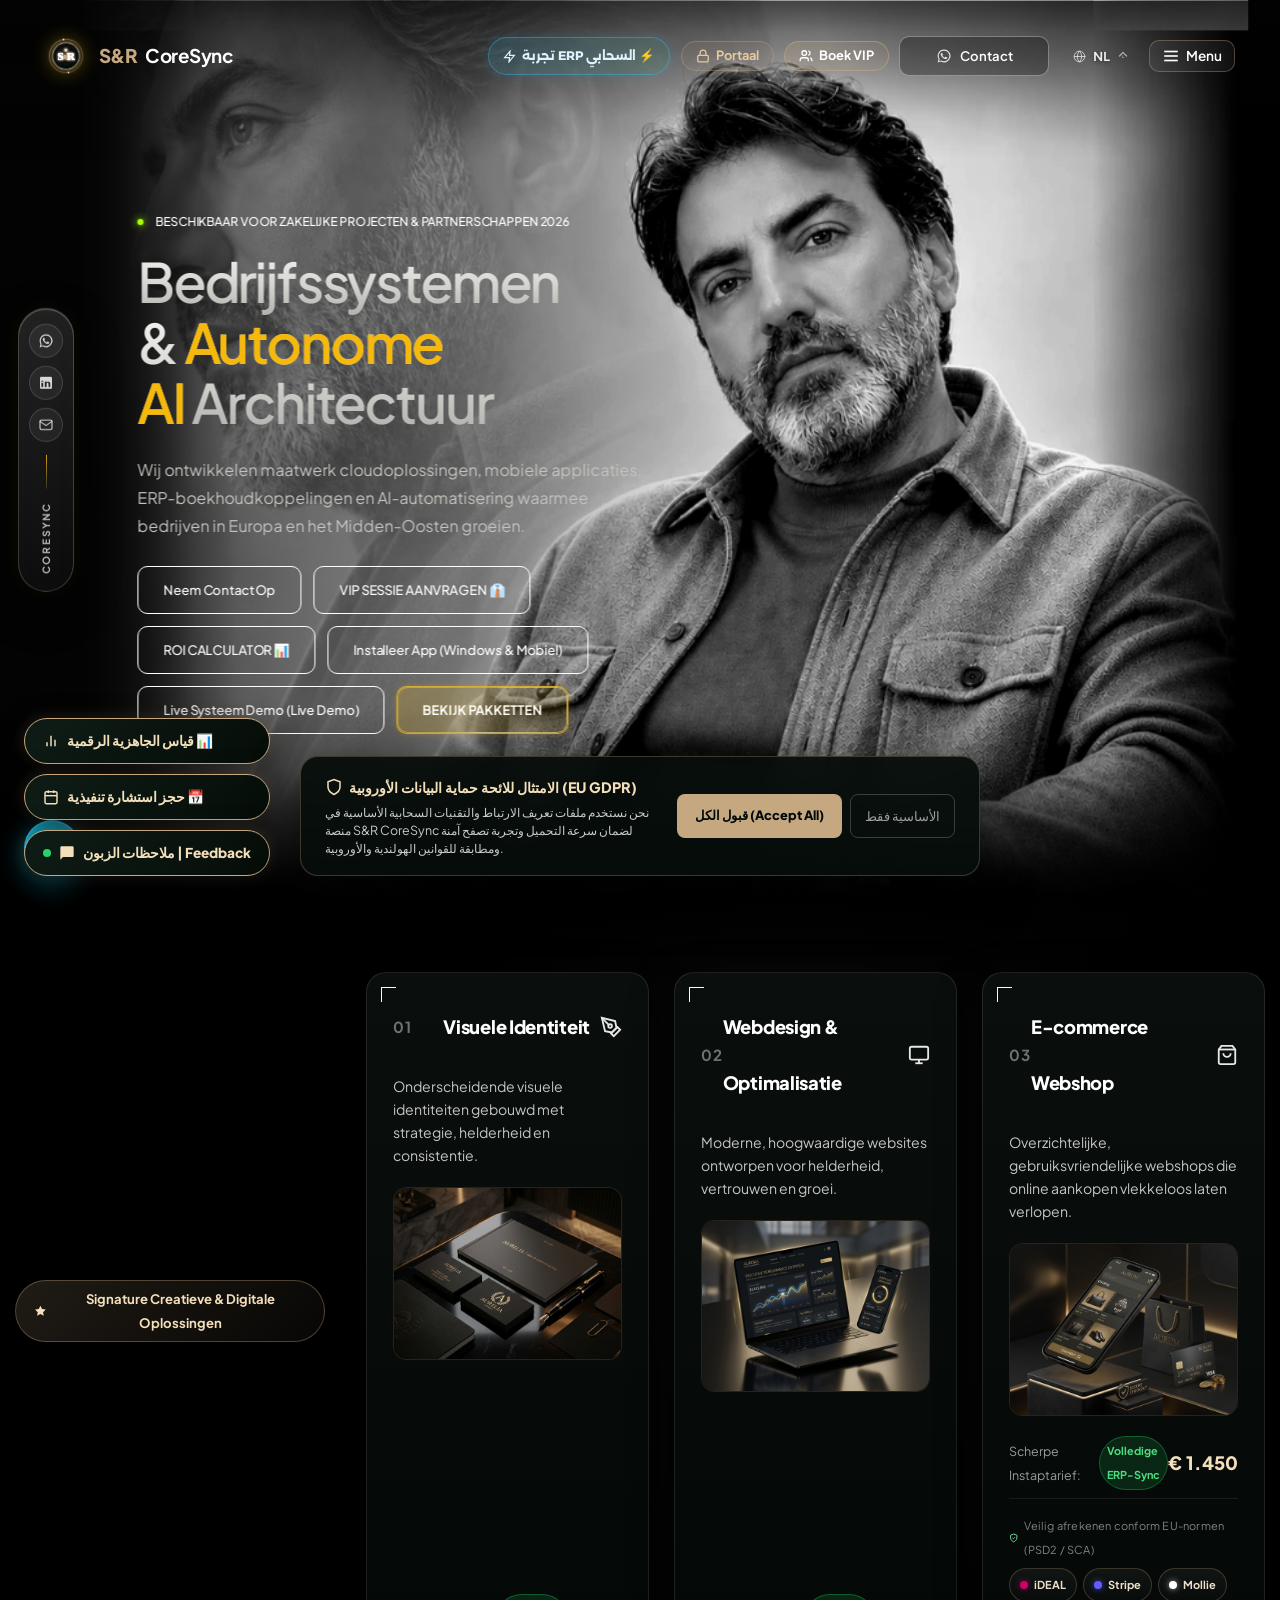
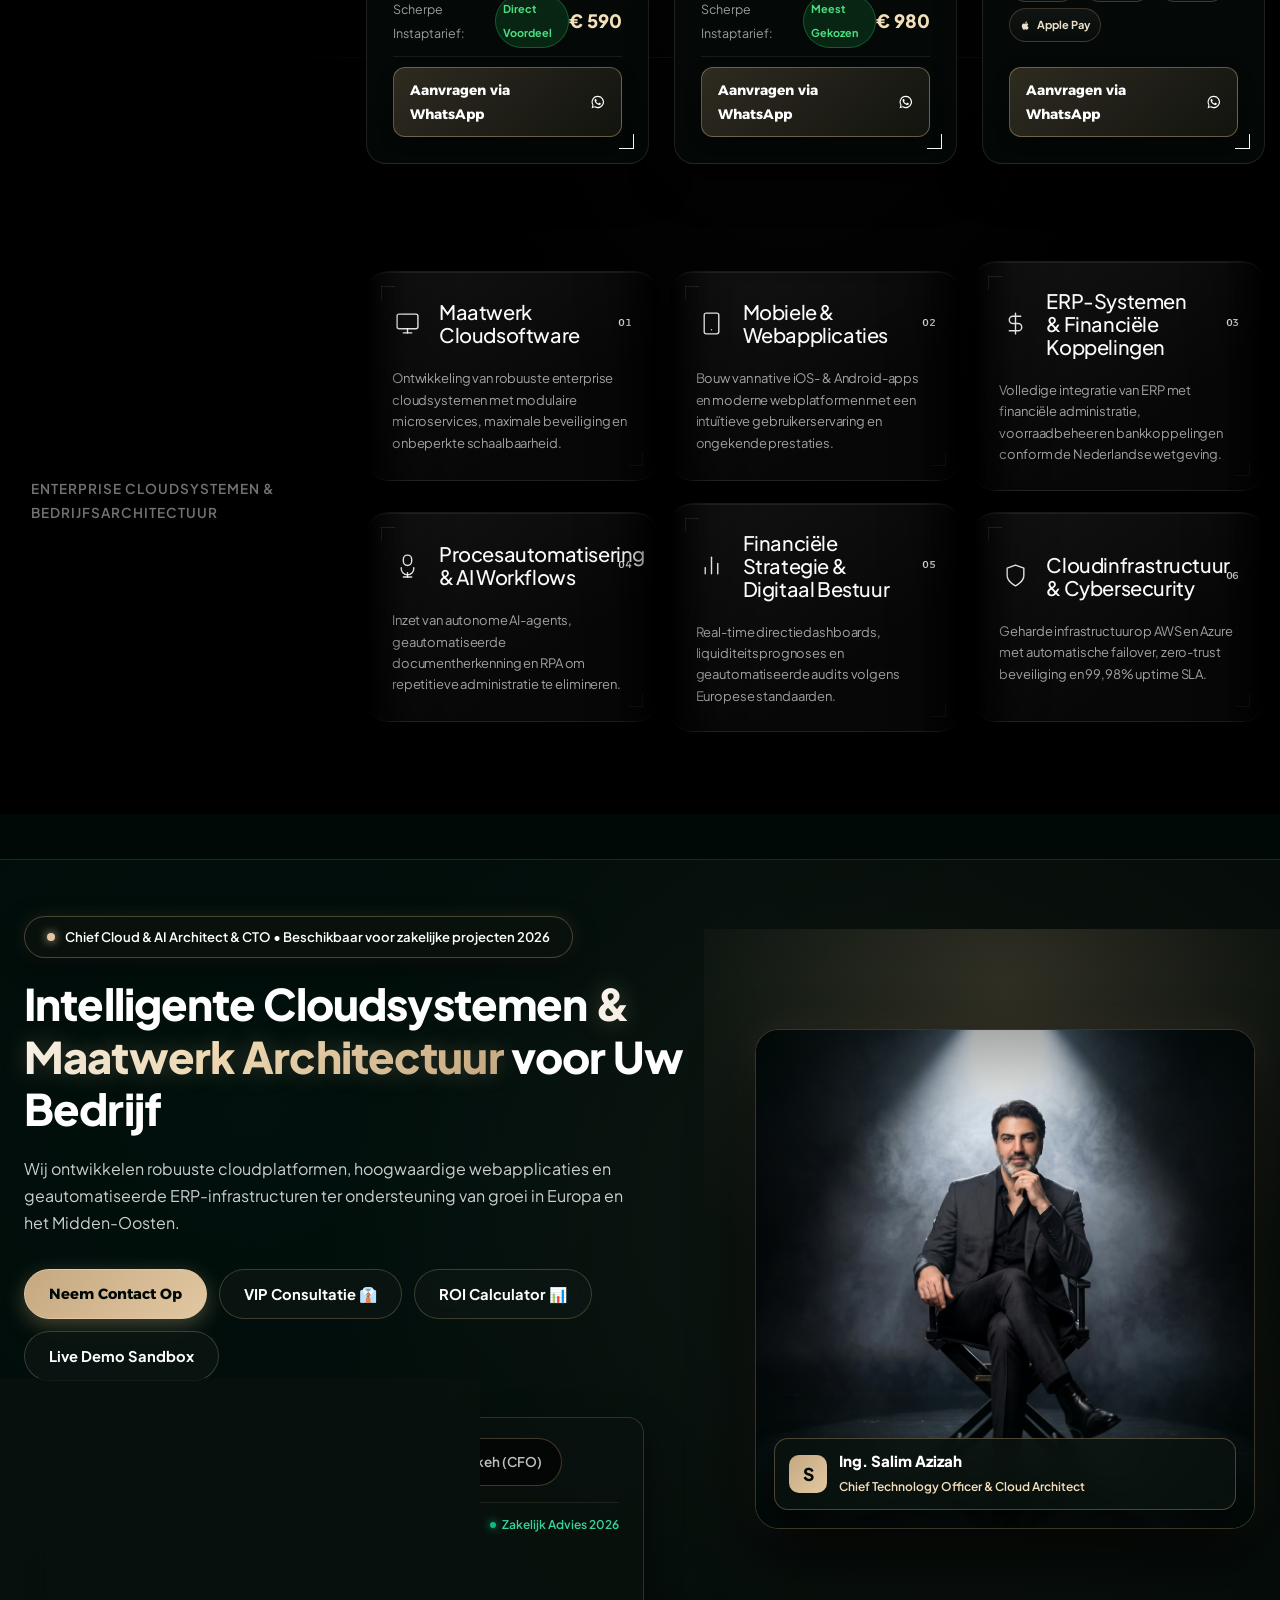
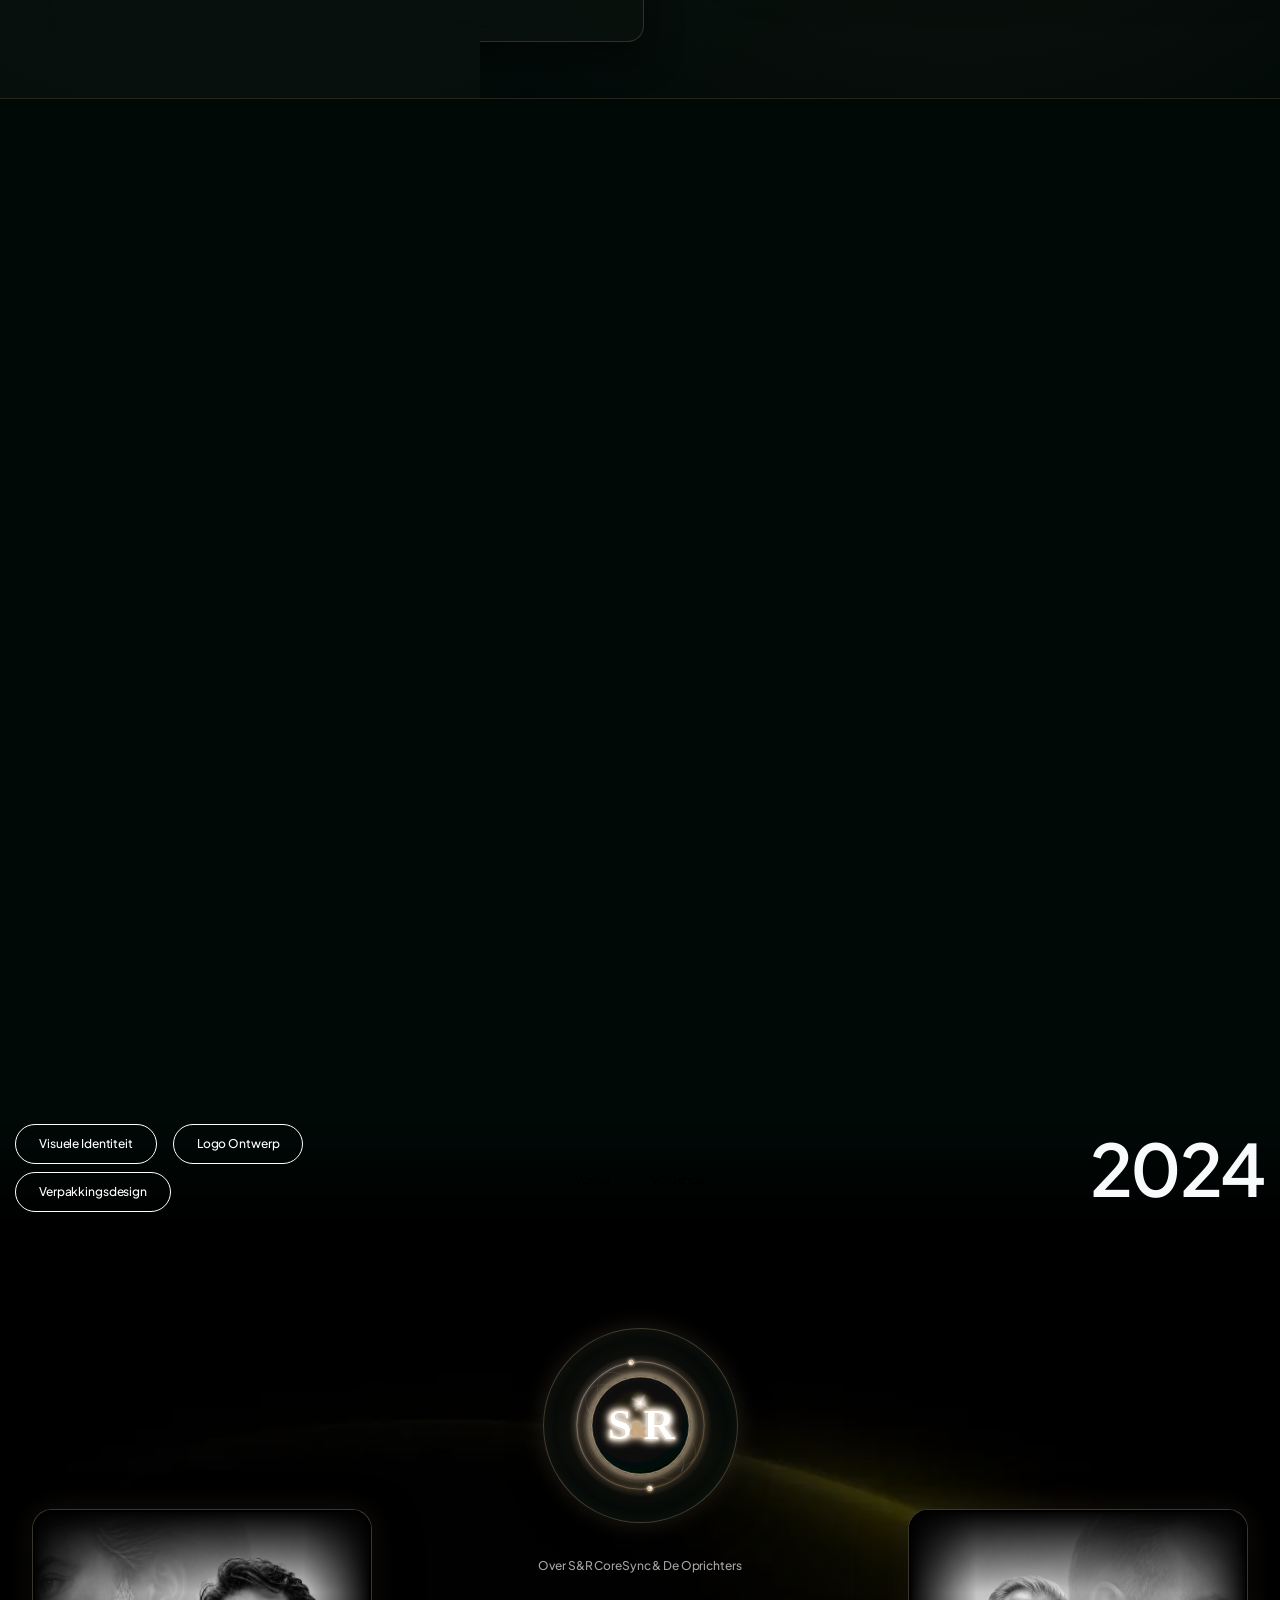
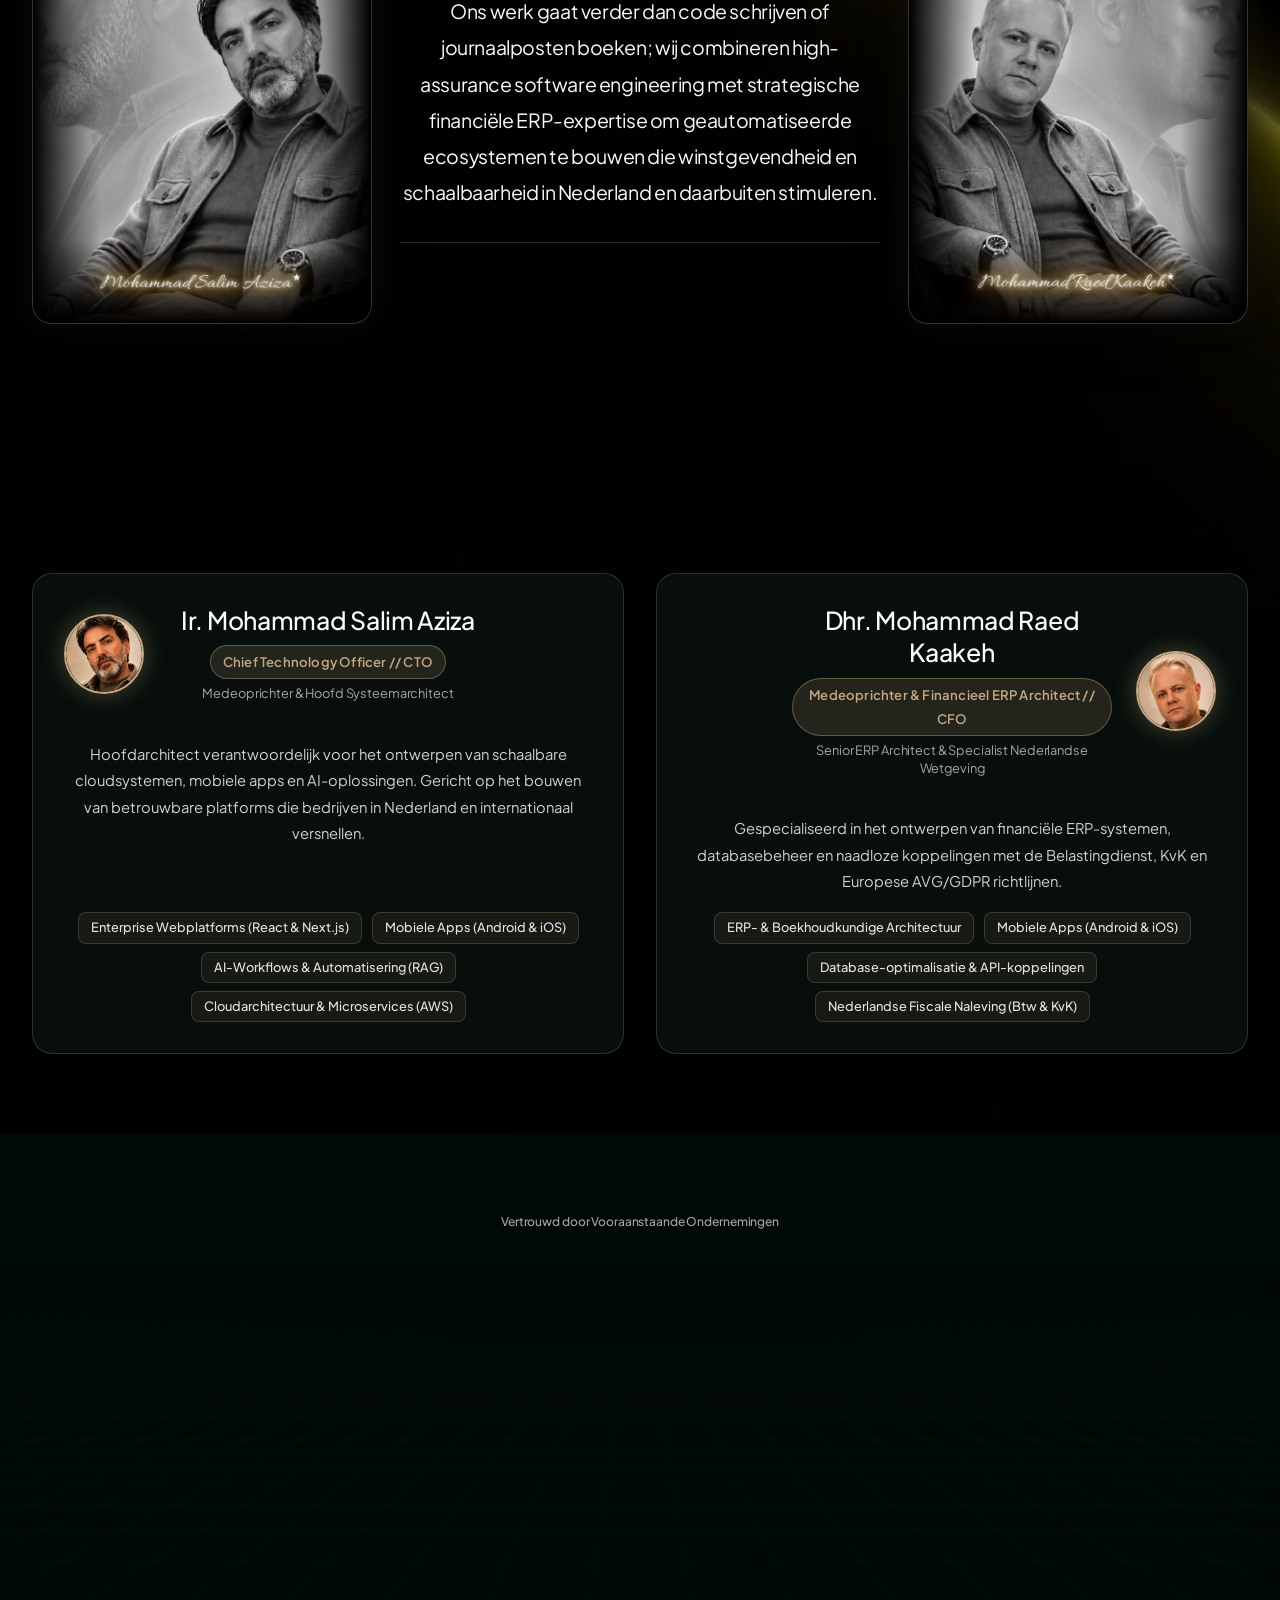
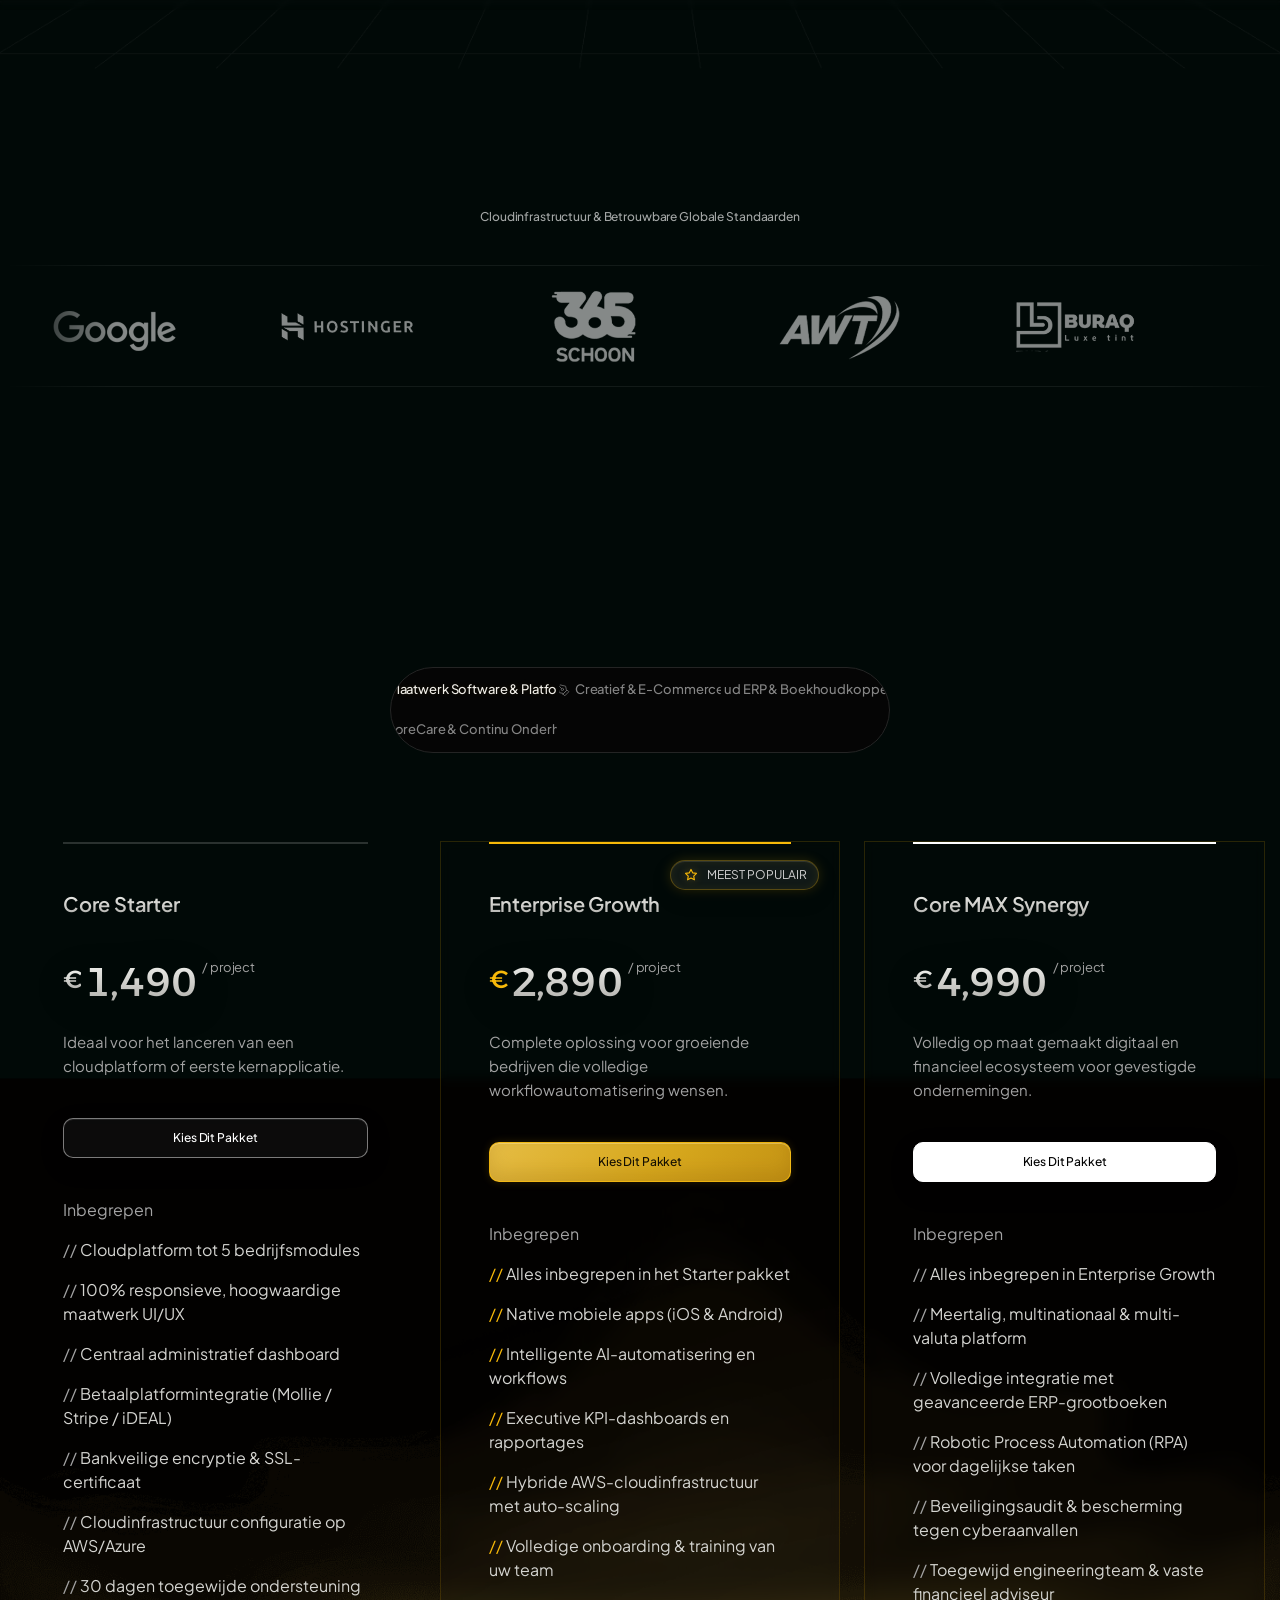
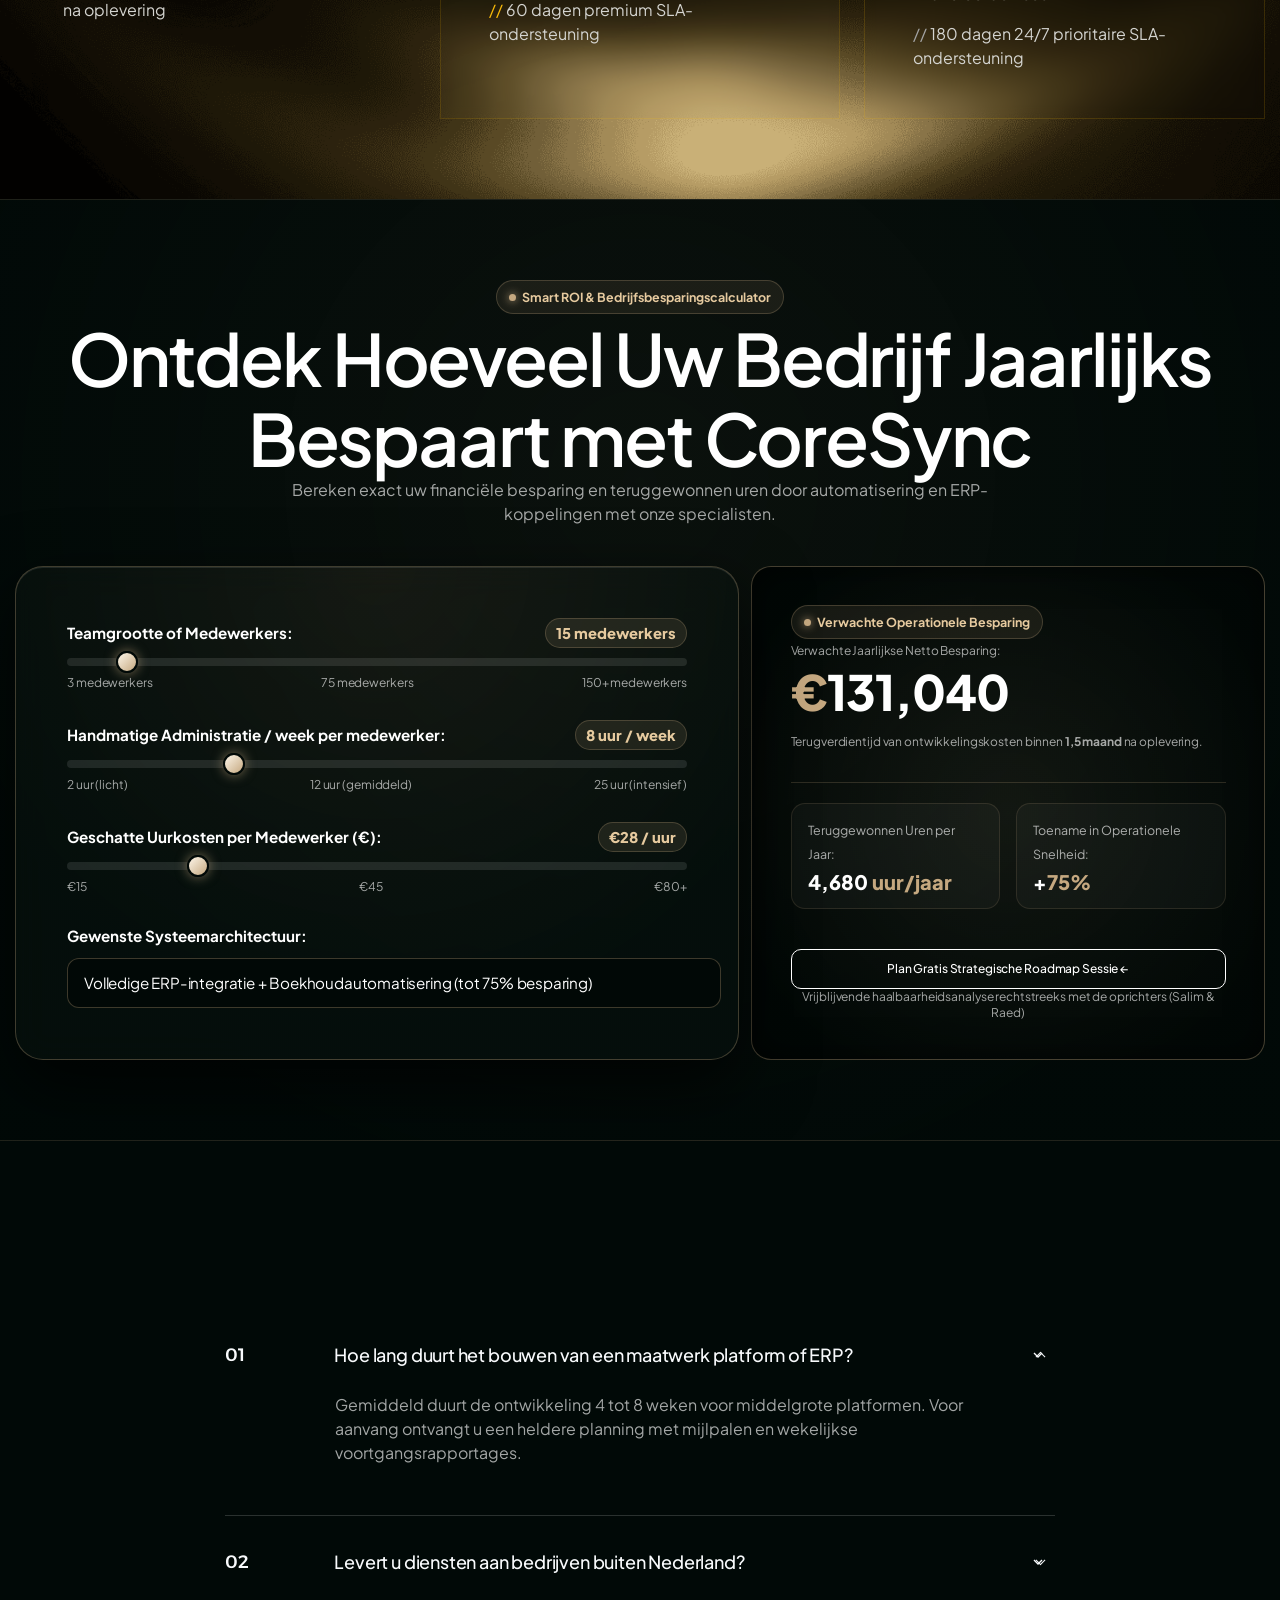
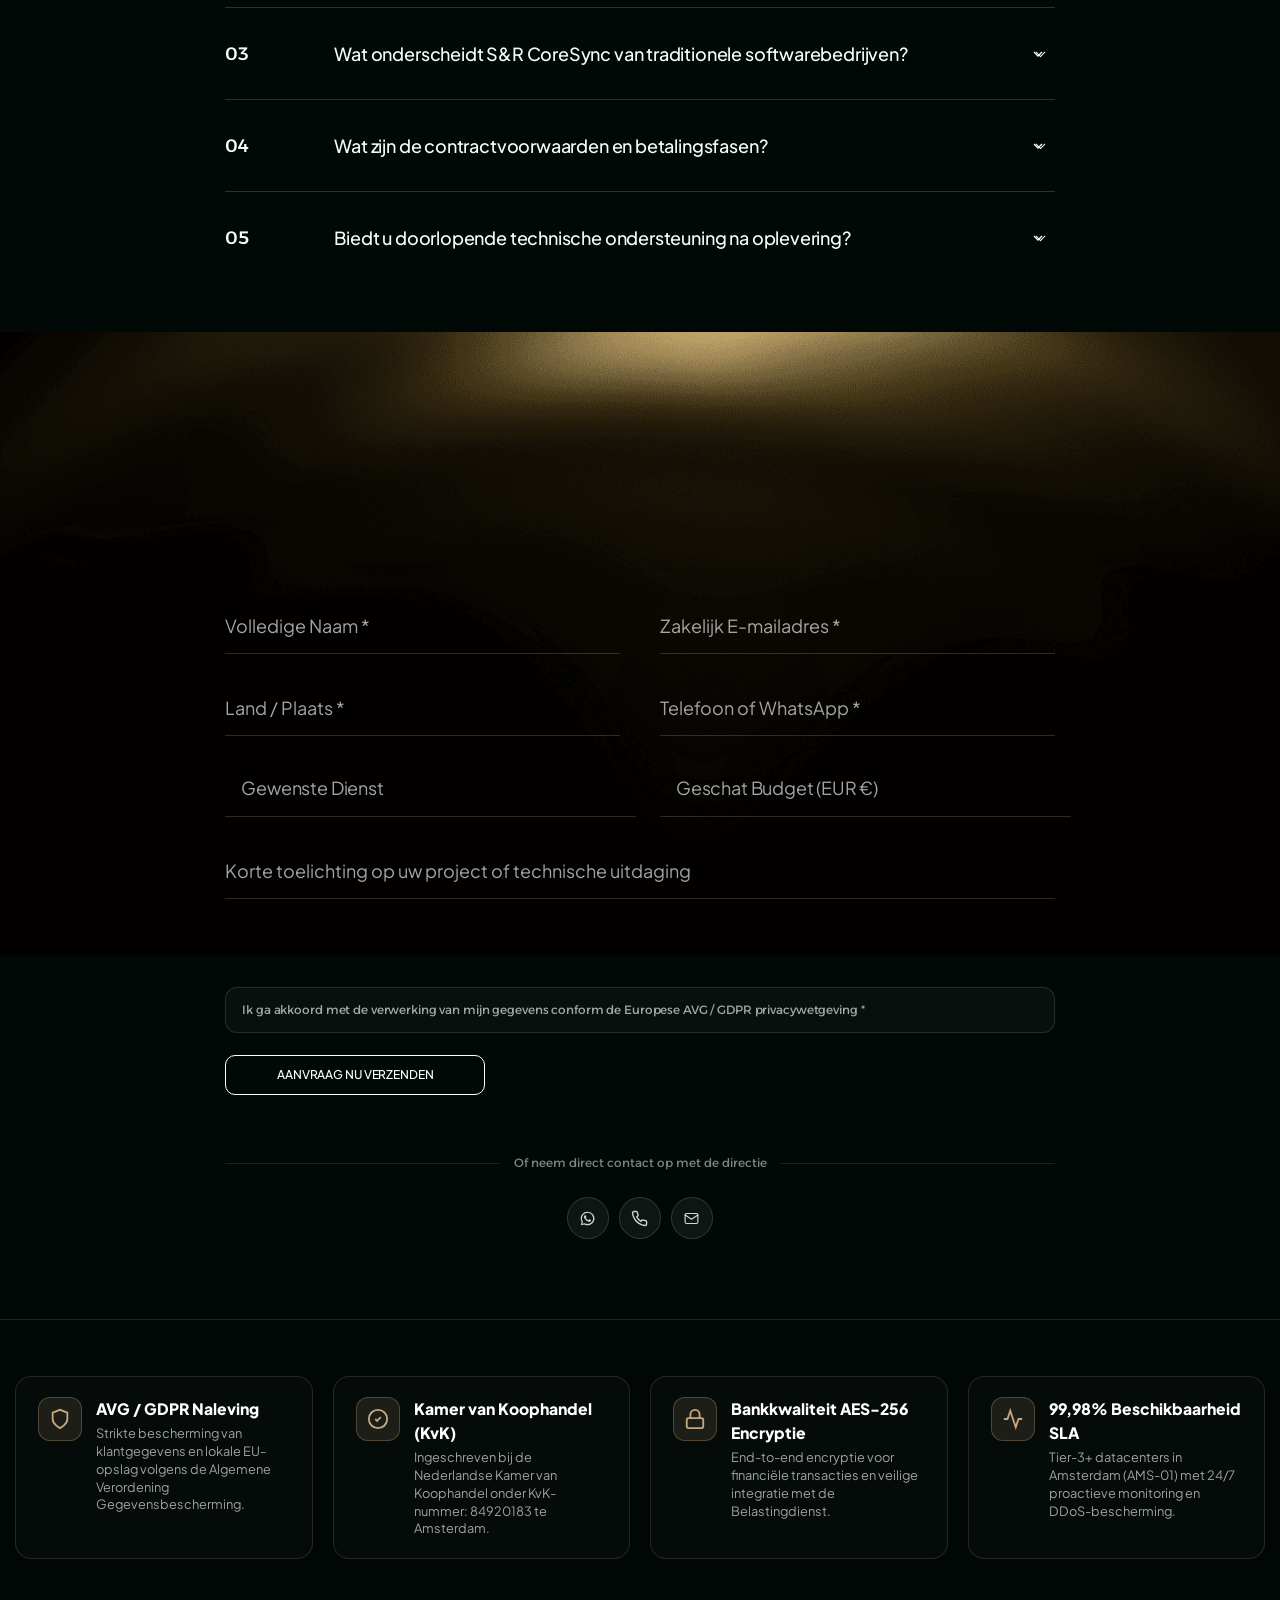
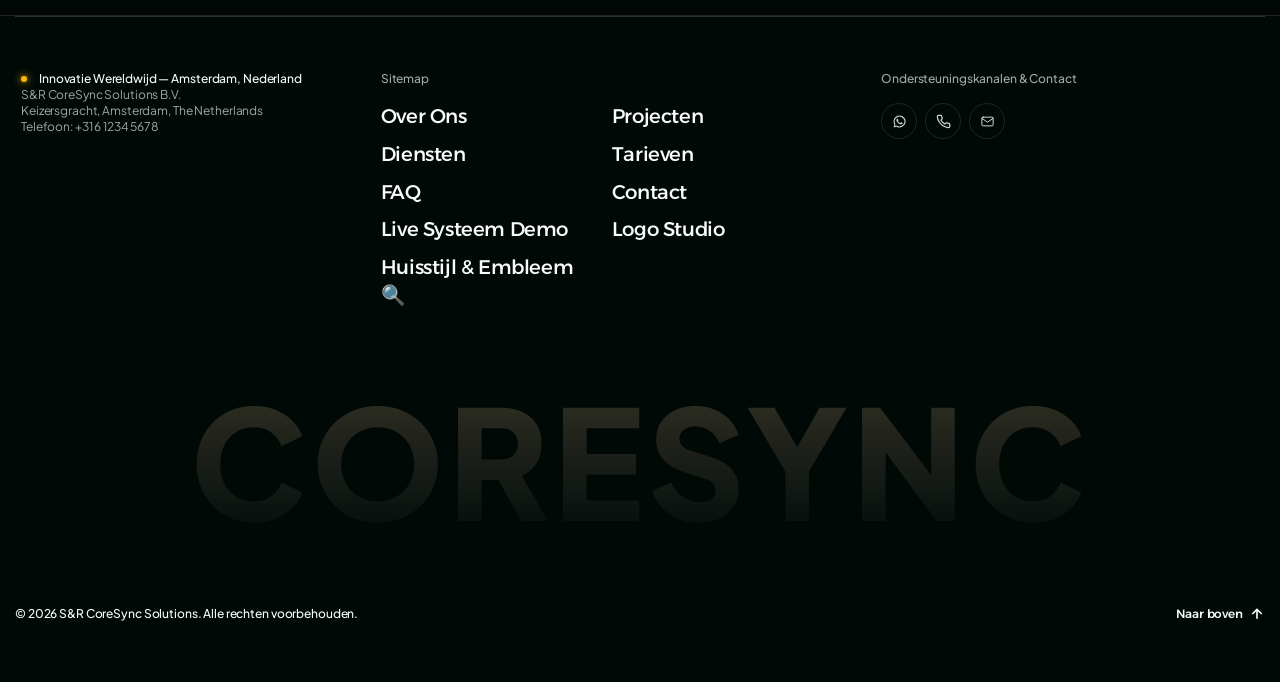
<file: nl/index.html>
<!DOCTYPE html>
<!-- S&R CoreSync Solutions - 1:1 Architectural & Visual Replica of dananajmah.com -->
<html lang="nl" dir="ltr" data-page-language="nl">

<head>
    <meta charset="utf-8">
    <title>S&R CoreSync Solutions | Geavanceerde Bedrijfssoftware, ERP & AI Systemen</title>
    <meta name="author" content="S&R CoreSync Solutions">
    <meta name="viewport" content="width=device-width, initial-scale=1.0">
    <!-- SEO: localized page -->
    <meta name="description" content="S&R CoreSync Solutions - Toonaangevende ontwikkelaars van maatwerk cloudsoftware, mobiele applicaties, ERP- en boekhoudsysteemintegraties en AI-automatisering in Nederland, Europa en het Midden-Oosten.">
    <meta name="robots" content="index, follow, max-image-preview:large">
    <meta property="og:type" content="website">
    <meta property="og:site_name" content="S&R CoreSync Solutions">
    <meta property="og:title" content="S&R CoreSync Solutions | Geavanceerde Bedrijfssoftware, ERP & AI Systemen">
    <meta property="og:description" content="Wij ontwikkelen veerkrachtige cloudsystemen, mobiele apps en geautomatiseerde ERP-architecturen die bedrijfsgroei in Nederland en internationaal stimuleren.">
    <meta property="og:image" content="../assets/work-2.webp">

    <!-- دعم تثبيت التطبيق على الهواتف (Android / iOS) وأجهزة الكمبيوتر (Windows PC) -->
    <link rel="icon" type="image/svg+xml" href="../assets/logo-neon-icon.svg">
    <link rel="manifest" href="../manifest.json">
    <meta name="apple-mobile-web-app-capable" content="yes">
    <meta name="apple-mobile-web-app-status-bar-style" content="black-translucent">
    <meta name="apple-mobile-web-app-title" content="CoreSync">
    <link rel="apple-touch-icon" href="../assets/logo-neon-icon.svg">
    <meta name="application-name" content="S&R CoreSync">
    <meta name="msapplication-TileColor" content="#010907">

    <!-- الخطوط الرسمية الأصلية لموقع دانا نجمة: Alexandria الفاخر بجميع أوزانه + Plus Jakarta Sans -->
    <link rel="preconnect" href="https://fonts.googleapis.com">
    <link rel="preconnect" href="https://fonts.gstatic.com" crossorigin>
    <link href="https://fonts.googleapis.com/css2?family=Alexandria:wght@200;300;400;500;600;700;800;900&family=Plus+Jakarta+Sans:wght@400;500;600;700;800&display=swap" rel="stylesheet">

    <!-- Lokale Bundel voor Snelle Paginalaadprestaties -->
    <link rel="stylesheet" href="../css/dananajmah-bundle.min.css">
    <link rel="stylesheet" href="../css/enterprise-suite.css">

    <!-- Prefetch voor Directe Paginanavigatie -->
    <link rel="prefetch" href="../index.html">
    <link rel="prefetch" href="../en/index.html">
    <link rel="prefetch" href="../demo.html">

    <style>
        /* CoreSync Design Token */
        
        html {
            scroll-behavior: smooth;
            scroll-padding-top: 80px;
        }
        /* Hardware acceleration to prevent scroll stutter and frame drops */
        .hero-cinematic, .section-about-me, .section-selected-work, .section-pricing, .section-roi-calculator, .section-faq, .section-cta {
            contain: content;
        }
        .cinematic-viewport, .about-media {
            will-change: transform;
            transform: translateZ(0);
        }
        
        :root {
            --primary-gold: #c5a880;
            --primary-gold-hover: #d8bc95;
            --bg-dark: #010907;
            --card-glass: rgba(14, 24, 20, 0.65);
            --border-glass: rgba(197, 168, 128, 0.18);
        }

        body, h1, h2, h3, h4, h5, h6, 
        .hero-reference__title, .text-display-1, .text-display-2, 
        .s-title, .desc, .plan-name, .nav-menu-main, .tf-btn,
        .accordion-text, .accordion-content, .tf-input, .tf-lable {
            font-family: 'Plus Jakarta Sans', -apple-system, BlinkMacSystemFont, sans-serif !important;
        }

        .font-latin, .plan-price, .about-stats__num, .founder-avatar-emblem, .work-year {
            font-family: 'Plus Jakarta Sans', sans-serif !important;
        }

        body {
            background-color: var(--bg-dark) !important;
            color: #f8fafc !important;
            overflow-x: hidden;
        }

        /* CoreSync Design Token */
        .brand-logo-site {
            display: inline-flex;
            align-items: center;
            gap: 12px;
            text-decoration: none !important;
        }

        .brand-logo-site .logo-icon {
            width: 42px;
            height: 42px;
            border-radius: 10px;
            background: linear-gradient(135deg, rgba(197, 168, 128, 0.25), rgba(197, 168, 128, 0.05));
            border: 1px solid var(--primary-gold);
            display: flex;
            align-items: center;
            justify-content: center;
            color: var(--primary-gold);
            box-shadow: 0 0 15px rgba(197, 168, 128, 0.2);
            flex-shrink: 0;
        }

        .brand-logo-site .logo-text {
            display: flex;
            flex-direction: column;
            line-height: 1.1;
        }

        .brand-logo-site .logo-text-title {
            font-family: 'Plus Jakarta Sans', sans-serif;
            font-weight: 800;
            font-size: 1.22rem;
            letter-spacing: -0.5px;
            color: #ffffff;
        }

        .brand-logo-site .logo-text-title span {
            color: var(--primary-gold);
        }

        .brand-logo-site .logo-text-sub {
            font-size: 0.65rem;
            color: rgba(255, 255, 255, 0.6);
            letter-spacing: 0.8px;
            font-weight: 500;
        }

        /* CoreSync Design Token */
        .header-direct-call-btn {
            background: rgba(197, 168, 128, 0.1);
            border: 1px solid rgba(197, 168, 128, 0.35);
            color: var(--primary-gold);
            border-radius: 999px;
            padding: 8px 18px;
            font-size: 0.85rem;
            font-weight: 600;
            display: inline-flex;
            align-items: center;
            gap: 8px;
            cursor: pointer;
            transition: all 0.3s ease;
            font-family: 'Alexandria', sans-serif;
            text-decoration: none !important;
            white-space: nowrap;
        }

        .header-direct-call-btn:hover {
            background: var(--primary-gold);
            color: #010907;
            box-shadow: 0 0 20px rgba(197, 168, 128, 0.4);
            transform: translateY(-2px);
        }

        /* قسم بطاقتي المؤسسين داخل النبذة بنفس الروح الفاخرة - احتواء ذاتي متجاوب متكامل */
        .founders-editorial-grid {
            margin-top: clamp(2rem, 4vw, 3.5rem);
            display: grid;
            grid-template-columns: repeat(2, 1fr);
            gap: clamp(1.2rem, 2.5vw, 2.2rem);
            align-items: stretch;
            width: 100%;
        }

        @media (max-width: 992px) {
            .founders-editorial-grid {
                grid-template-columns: 1fr;
                gap: 1.5rem;
                margin-top: 2rem;
            }
        }

        .founder-editorial-card {
            background: rgba(10, 20, 16, 0.72);
            border: 1px solid rgba(197, 168, 128, 0.22);
            border-radius: 20px;
            padding: clamp(1.4rem, 2.4vw, 2.2rem);
            position: relative;
            transition: all 0.35s cubic-bezier(0.16, 1, 0.3, 1);
            -webkit-backdrop-filter: blur(14px);
            backdrop-filter: blur(14px);
            display: flex;
            flex-direction: column;
            justify-content: space-between;
            height: 100%;
            box-sizing: border-box;
            overflow: hidden;
        }

        .founder-editorial-card:hover {
            border-color: var(--primary-gold);
            transform: translateY(-5px);
            box-shadow: 0 15px 35px rgba(0, 0, 0, 0.6), 0 0 20px rgba(197, 168, 128, 0.15);
        }

        .founder-card-header {
            display: flex;
            align-items: center;
            gap: clamp(1rem, 2vw, 1.5rem);
            margin-bottom: 1.25rem;
            width: 100%;
        }

        .founder-card-titles {
            flex: 1;
            min-width: 0;
            display: flex;
            flex-direction: column;
            align-items: center !important;
            text-align: center !important;
        }

        .founder-card-titles h4 {
            font-size: clamp(1.25rem, 2vw, 1.55rem);
            letter-spacing: -0.3px;
            margin-bottom: 4px !important;
            line-height: 1.3;
            color: #ffffff;
            width: 100%;
            text-align: center !important;
            word-break: normal;
            overflow-wrap: break-word;
        }

        .founder-card-titles p.text-caption {
            font-size: clamp(0.74rem, 1vw, 0.82rem);
            line-height: 1.45;
            color: rgba(255, 255, 255, 0.64);
            margin-top: 5px;
            text-align: center !important;
        }

        .founder-header-spacer {
            width: 80px;
            height: 80px;
            flex-shrink: 0;
            display: block;
        }

        .founder-avatar-box {
            width: 72px;
            height: 72px;
            border-radius: 16px;
            background: linear-gradient(135deg, rgba(197, 168, 128, 0.2), rgba(1, 9, 7, 0.8));
            border: 1.5px solid var(--primary-gold);
            display: flex;
            align-items: center;
            justify-content: center;
            font-size: 2rem;
            font-weight: 800;
            color: #ffffff;
            flex-shrink: 0;
            position: relative;
        }

        .founder-avatar-img-wrap {
            width: 80px;
            height: 80px;
            border-radius: 50%;
            border: 2px solid var(--primary-gold);
            box-shadow: 0 0 24px rgba(197, 168, 128, 0.35);
            background: radial-gradient(circle, rgba(197, 168, 128, 0.15) 0%, rgba(1, 9, 7, 0.9) 100%);
            overflow: hidden;
            display: flex;
            align-items: center;
            justify-content: center;
            flex-shrink: 0;
            transition: transform 0.3s ease, box-shadow 0.3s ease;
        }

        .founder-editorial-card:hover .founder-avatar-img-wrap {
            transform: scale(1.06);
            box-shadow: 0 0 32px rgba(197, 168, 128, 0.6);
        }

        .founder-avatar-img {
            width: 100%;
            height: 100%;
            object-fit: cover;
            display: block;
        }

        /* CoreSync Design Token */
        .about-media--salim .video,
        .founder-card--salim .founder-avatar-img {
            -webkit-transform: none !important;
            transform: none !important;
        }

        /* CoreSync Design Token */
        .about-media--raed .video {
            -webkit-transform: scaleX(-1) !important;
            transform: scaleX(-1) !important;
        }

        .founder-card--raed .founder-avatar-img {
            -webkit-transform: none !important;
            transform: none !important;
        }

        /* CoreSync Design Token */
        /* CoreSync Design Token */
        .about-logo-badge-wrapper {
            display: flex;
            align-items: center;
            justify-content: center !important;
            margin-bottom: 2.2rem;
            width: 100%;
        }

        .about-animated-badge {
            width: clamp(170px, 16vw, 195px);
            height: clamp(170px, 16vw, 195px);
            border-radius: 50%;
            background: radial-gradient(circle at 45% 45%, rgba(197, 168, 128, 0.08) 0%, rgba(2, 9, 7, 0.94) 85%);
            border: 1.5px solid rgba(197, 168, 128, 0.32);
            box-shadow: 0 0 22px rgba(197, 168, 128, 0.16), 0 14px 34px rgba(0, 0, 0, 0.65), inset 0 0 16px rgba(197, 168, 128, 0.08);
            display: flex;
            align-items: center;
            justify-content: center;
            padding: 16px;
            position: relative;
            -webkit-backdrop-filter: blur(12px);
            backdrop-filter: blur(12px);
            cursor: pointer;
            transition: transform 0.22s ease-out, box-shadow 0.35s ease, border-color 0.35s ease;
            -webkit-user-select: none;
            user-select: none;
            transform-style: preserve-3d;
            perspective: 800px;
            will-change: transform;
        }

        /* CoreSync Design Token */
        .badge-sheen-glare {
            position: absolute;
            inset: 0;
            border-radius: 50%;
            pointer-events: none;
            background: radial-gradient(circle at var(--mouse-x, 50%) var(--mouse-y, 50%), rgba(255, 255, 255, 0.28) 0%, rgba(197, 168, 128, 0.12) 38%, transparent 68%);
            opacity: 0;
            transition: opacity 0.3s ease;
            mix-blend-mode: screen;
            z-index: 3;
        }

        .about-animated-badge:hover .badge-sheen-glare {
            opacity: 1;
        }

        .about-animated-badge:hover {
            box-shadow: 0 0 38px rgba(197, 168, 128, 0.38), 0 20px 42px rgba(0, 0, 0, 0.8), inset 0 0 22px rgba(197, 168, 128, 0.18);
            border-color: rgba(197, 168, 128, 0.75);
        }

        .about-animated-badge img {
            width: 100%;
            height: 100%;
            display: block;
            object-fit: contain;
            filter: drop-shadow(0 0 12px rgba(197, 168, 128, 0.2));
            transition: filter 0.4s ease;
            pointer-events: none;
        }

        .about-animated-badge:hover img {
            filter: drop-shadow(0 0 18px rgba(197, 168, 128, 0.38));
        }

        /* CoreSync Design Token */
        .badge-zoom-hint {
            position: absolute;
            bottom: -10px;
            right: 50%;
            transform: translateX(50%) translateY(4px);
            background: rgba(3, 12, 9, 0.92);
            border: 1px solid rgba(197, 168, 128, 0.35);
            color: #e6ca9f;
            font-size: 0.72rem;
            font-weight: 700;
            padding: 3px 10px;
            border-radius: 999px;
            display: inline-flex;
            align-items: center;
            gap: 5px;
            opacity: 0;
            pointer-events: none;
            transition: all 0.3s ease;
            box-shadow: 0 4px 14px rgba(0,0,0,0.6);
            white-space: nowrap;
            z-index: 5;
        }

        .about-animated-badge:hover .badge-zoom-hint {
            opacity: 1;
            transform: translateX(50%) translateY(0);
        }

        /* CoreSync Design Token */
        .brand-logo-preview-trigger {
            cursor: pointer !important;
            transition: transform 0.25s ease, opacity 0.25s ease;
        }

        .brand-logo-preview-trigger:hover {
            transform: scale(1.02);
            opacity: 0.95;
        }

        /* CoreSync Design Token */
        .sr-logo-lightbox-overlay {
            position: fixed;
            inset: 0;
            z-index: 100050;
            background: rgba(1, 6, 5, 0.88);
            -webkit-backdrop-filter: blur(20px);
            backdrop-filter: blur(20px);
            display: flex;
            align-items: center;
            justify-content: center;
            padding: clamp(1rem, 3vw, 2.5rem);
            opacity: 0;
            visibility: hidden;
            pointer-events: none;
            transition: opacity 0.35s cubic-bezier(0.16, 1, 0.3, 1), visibility 0.35s ease;
        }

        .sr-logo-lightbox-overlay.active {
            opacity: 1;
            visibility: visible;
            pointer-events: auto;
        }

        .sr-logo-modal-card {
            position: relative;
            max-width: 960px;
            width: 100%;
            background: radial-gradient(circle at 50% 0%, rgba(197, 168, 128, 0.08) 0%, rgba(4, 12, 10, 0.98) 75%);
            border: 1.5px solid rgba(197, 168, 128, 0.32);
            border-radius: 22px;
            box-shadow: 0 25px 80px rgba(0, 0, 0, 0.85), 0 0 50px rgba(197, 168, 128, 0.15), inset 0 1px 0 rgba(255, 255, 255, 0.1);
            padding: clamp(1.2rem, 2.5vw, 2rem);
            transform: scale(0.92) translateY(20px);
            transition: transform 0.4s cubic-bezier(0.16, 1, 0.3, 1);
            color: #ffffff;
            direction: rtl;
            text-align: right;
            max-height: 94vh;
            overflow-y: auto;
        }

        .sr-logo-lightbox-overlay.active .sr-logo-modal-card {
            transform: scale(1) translateY(0);
        }

        .sr-logo-modal-header {
            display: flex;
            align-items: center;
            justify-content: space-between;
            gap: 1rem;
            padding-bottom: 1rem;
            border-bottom: 1px solid rgba(197, 168, 128, 0.18);
            margin-bottom: 1.25rem;
        }

        .sr-logo-badge-pill {
            display: inline-flex;
            align-items: center;
            gap: 6px;
            padding: 4px 12px;
            border-radius: 999px;
            background: rgba(197, 168, 128, 0.1);
            border: 1px solid rgba(197, 168, 128, 0.25);
            font-size: 0.78rem;
            font-weight: 700;
            color: #e6ca9f;
            margin-bottom: 4px;
        }

        .sr-logo-badge-pill .gold-dot {
            width: 7px;
            height: 7px;
            border-radius: 50%;
            background: var(--primary-gold);
            box-shadow: 0 0 8px var(--primary-gold);
            display: inline-block;
        }

        .sr-logo-modal-title {
            font-size: clamp(1.25rem, 2.2vw, 1.7rem);
            font-weight: 800;
            color: #ffffff;
            margin: 0;
        }

        .sr-logo-modal-close {
            background: rgba(255, 255, 255, 0.04);
            border: 1px solid rgba(197, 168, 128, 0.25);
            color: #ffffff;
            width: 42px;
            height: 42px;
            border-radius: 50%;
            display: inline-flex;
            align-items: center;
            justify-content: center;
            cursor: pointer;
            transition: all 0.25s ease;
            font-size: 1.5rem;
            line-height: 1;
        }

        .sr-logo-modal-close:hover {
            background: rgba(197, 168, 128, 0.2);
            border-color: var(--primary-gold);
            color: var(--primary-gold);
            transform: rotate(90deg);
        }

        /* CoreSync Design Token */
        .sr-stage-theme-bar {
            display: flex;
            align-items: center;
            justify-content: space-between;
            gap: 0.75rem;
            width: 100%;
            margin-bottom: 0.85rem;
            flex-wrap: wrap;
        }

        .sr-stage-theme-label {
            font-size: 0.82rem;
            color: rgba(255, 255, 255, 0.65);
            font-weight: 600;
        }

        .sr-stage-theme-label svg {
            vertical-align: -2px;
            margin-left: 4px;
        }

        .sr-theme-pills {
            display: inline-flex;
            align-items: center;
            gap: 6px;
            background: rgba(0, 0, 0, 0.45);
            padding: 3px 6px;
            border-radius: 999px;
            border: 1px solid rgba(197, 168, 128, 0.2);
        }

        .sr-theme-pill {
            background: transparent;
            border: 1px solid transparent;
            color: rgba(255, 255, 255, 0.7);
            font-size: 0.76rem;
            font-weight: 700;
            padding: 4px 11px;
            border-radius: 999px;
            cursor: pointer;
            display: inline-flex;
            align-items: center;
            gap: 6px;
            transition: all 0.25s ease;
        }

        .sr-theme-pill:hover {
            color: #ffffff;
            background: rgba(255, 255, 255, 0.08);
        }

        .sr-theme-pill.active {
            background: rgba(197, 168, 128, 0.25);
            color: #ffffff;
            border-color: rgba(197, 168, 128, 0.55);
            box-shadow: 0 0 10px rgba(197, 168, 128, 0.2);
        }

        .theme-color-dot {
            width: 8px;
            height: 8px;
            border-radius: 50%;
            display: inline-block;
        }

        .dot-obsidian { background: #020705; border: 1.2px solid rgba(197, 168, 128, 0.7); }
        .dot-emerald  { background: #04251b; border: 1.2px solid #10b981; }
        .dot-navy     { background: #07172d; border: 1.2px solid #38bdf8; }
        .dot-charcoal { background: #181d20; border: 1.2px solid #e2b17a; }

        .sr-logo-modal-stage {
            position: relative;
            background: radial-gradient(circle at 50% 50%, rgba(197, 168, 128, 0.04) 0%, rgba(2, 7, 5, 0.98) 90%);
            border: 1px solid rgba(197, 168, 128, 0.2);
            border-radius: 18px;
            padding: clamp(1.4rem, 3.2vw, 2.2rem) clamp(1rem, 2.5vw, 2rem);
            display: flex;
            align-items: center;
            justify-content: center;
            margin-bottom: 1.25rem;
            box-shadow: inset 0 0 50px rgba(0, 0, 0, 0.7);
            transition: background 0.4s ease, border-color 0.4s ease, box-shadow 0.4s ease;
            min-height: 230px;
        }

        .sr-logo-modal-stage[data-theme="emerald"] {
            background: radial-gradient(circle at 50% 50%, rgba(197, 168, 128, 0.08) 0%, rgba(3, 30, 21, 0.98) 90%);
            border-color: rgba(16, 185, 129, 0.35);
            box-shadow: inset 0 0 50px rgba(2, 20, 14, 0.85);
        }

        .sr-logo-modal-stage[data-theme="navy"] {
            background: radial-gradient(circle at 50% 50%, rgba(197, 168, 128, 0.08) 0%, rgba(5, 16, 34, 0.98) 90%);
            border-color: rgba(56, 189, 248, 0.35);
            box-shadow: inset 0 0 50px rgba(3, 10, 22, 0.85);
        }

        .sr-logo-modal-stage[data-theme="charcoal"] {
            background: radial-gradient(circle at 50% 50%, rgba(226, 177, 122, 0.07) 0%, rgba(18, 22, 25, 0.98) 90%);
            border-color: rgba(226, 177, 122, 0.4);
            box-shadow: inset 0 0 50px rgba(10, 13, 15, 0.85);
        }

        .sr-logo-modal-stage[data-theme="charcoal"] .sr-logo-full-render {
            filter: drop-shadow(0 0 20px rgba(226, 177, 122, 0.25));
        }

        .sr-logo-full-render {
            max-width: 100%;
            width: 700px;
            height: auto;
            max-height: 220px;
            display: block;
            filter: drop-shadow(0 0 16px rgba(197, 168, 128, 0.18));
            transition: transform 0.4s ease, filter 0.4s ease;
        }

        .sr-logo-full-render:hover {
            transform: scale(1.02);
        }

        .sr-logo-meta-grid {
            display: grid;
            grid-template-columns: repeat(4, 1fr);
            gap: 0.85rem;
            margin-bottom: 1.25rem;
        }

        @media (max-width: 991px) {
            .sr-logo-meta-grid {
                grid-template-columns: repeat(2, 1fr);
            }
        }

        @media (max-width: 540px) {
            .sr-logo-meta-grid {
                grid-template-columns: 1fr;
            }
        }

        .sr-logo-meta-item {
            background: rgba(255, 255, 255, 0.03);
            border: 1px solid rgba(197, 168, 128, 0.15);
            border-radius: 12px;
            padding: 0.75rem 0.95rem;
            display: flex;
            flex-direction: column;
            gap: 4px;
        }

        .sr-logo-meta-item .meta-label {
            font-size: 0.8rem;
            color: rgba(255, 255, 255, 0.6);
        }

        .sr-logo-meta-item .meta-val {
            font-size: 0.95rem;
            font-weight: 700;
            color: #e6ca9f;
            line-height: 1.4;
        }

        .sr-logo-modal-actions {
            display: flex;
            flex-wrap: wrap;
            align-items: center;
            justify-content: space-between;
            gap: 1rem;
            padding-top: 1.25rem;
            border-top: 1px solid rgba(197, 168, 128, 0.15);
        }

        .sr-modal-btn-gold {
            background: linear-gradient(135deg, #c5a880 0%, #9a7d52 100%) !important;
            color: #020705 !important;
            font-weight: 800 !important;
            border: none !important;
            box-shadow: 0 4px 18px rgba(197, 168, 128, 0.3) !important;
            display: inline-flex;
            align-items: center;
            gap: 8px;
            padding: 10px 20px;
            border-radius: 999px;
            text-decoration: none;
            transition: all 0.25s ease;
        }

        .sr-modal-btn-gold:hover {
            transform: translateY(-2px);
            box-shadow: 0 6px 24px rgba(197, 168, 128, 0.45) !important;
            filter: brightness(1.08);
        }

        .sr-modal-btn-sub {
            background: rgba(255, 255, 255, 0.04);
            border: 1px solid rgba(197, 168, 128, 0.25);
            color: #ffffff;
            font-size: 0.88rem;
            font-weight: 700;
            padding: 10px 18px;
            border-radius: 999px;
            display: inline-flex;
            align-items: center;
            gap: 8px;
            text-decoration: none;
            cursor: pointer;
            transition: all 0.25s ease;
        }

        .sr-modal-btn-sub:hover {
            background: rgba(197, 168, 128, 0.15);
            border-color: var(--primary-gold);
            color: var(--primary-gold);
        }

        .sr-modal-btn-dismiss {
            background: transparent;
            border: none;
            color: rgba(255, 255, 255, 0.6);
            font-size: 0.9rem;
            cursor: pointer;
            padding: 8px 14px;
            transition: color 0.2s ease;
        }

        .sr-modal-btn-dismiss:hover {
            color: #ffffff;
            text-decoration: underline;
        }

        /* CoreSync Design Token */
        .section-roi-calculator {
            position: relative;
            padding: 5rem 0;
            background: radial-gradient(circle at 50% 30%, rgba(197, 168, 128, 0.05) 0%, rgba(1, 9, 7, 0.98) 80%);
            border-top: 1px solid rgba(197, 168, 128, 0.15);
            border-bottom: 1px solid rgba(197, 168, 128, 0.15);
            overflow: hidden;
        }

        .roi-card-wrapper {
            background: radial-gradient(circle at 50% 0%, rgba(197, 168, 128, 0.08) 0%, rgba(5, 15, 12, 0.85) 75%);
            border: 1.5px solid rgba(197, 168, 128, 0.3);
            border-radius: 28px;
            box-shadow: 0 25px 70px rgba(0, 0, 0, 0.75), inset 0 1px 0 rgba(255, 255, 255, 0.1);
            padding: clamp(1.8rem, 4vw, 3.5rem);
            -webkit-backdrop-filter: blur(16px);
            backdrop-filter: blur(16px);
        }

        .roi-inputs-pane {
            display: flex;
            flex-direction: column;
            gap: 1.8rem;
        }

        .roi-field-group {
            display: flex;
            flex-direction: column;
            gap: 0.6rem;
        }

        .roi-label {
            font-size: 0.95rem;
            font-weight: 700;
            color: #ffffff;
            display: flex;
            align-items: center;
            justify-content: space-between;
        }

        .roi-label-badge {
            color: #e6ca9f;
            font-weight: 800;
            font-size: 0.92rem;
            background: rgba(197, 168, 128, 0.12);
            padding: 2px 10px;
            border-radius: 999px;
            border: 1px solid rgba(197, 168, 128, 0.25);
        }

        .roi-range-slider {
            -webkit-appearance: none;
            appearance: none;
            width: 100%;
            height: 8px;
            border-radius: 999px;
            background: rgba(255, 255, 255, 0.1);
            outline: none;
            transition: background 0.2s;
        }

        .roi-range-slider::-webkit-slider-thumb {
            -webkit-appearance: none;
            appearance: none;
            width: 22px;
            height: 22px;
            border-radius: 50%;
            background: linear-gradient(135deg, #fdf6e9, #c5a880);
            cursor: pointer;
            box-shadow: 0 0 12px rgba(197, 168, 128, 0.6);
            border: 2px solid #010907;
            transition: transform 0.15s ease;
        }

        .roi-range-slider::-webkit-slider-thumb:hover {
            transform: scale(1.2);
        }

        .roi-select-custom {
            background: rgba(2, 9, 7, 0.85);
            border: 1px solid rgba(197, 168, 128, 0.3);
            border-radius: 12px;
            color: #ffffff;
            padding: 12px 16px;
            font-size: 0.95rem;
            outline: none;
            cursor: pointer;
            transition: border-color 0.25s ease;
        }

        .roi-select-custom:focus {
            border-color: var(--primary-gold);
            box-shadow: 0 0 15px rgba(197, 168, 128, 0.25);
        }

        .roi-results-pane {
            background: radial-gradient(circle at 50% 50%, rgba(197, 168, 128, 0.08) 0%, rgba(2, 8, 6, 0.95) 85%);
            border: 1.5px solid rgba(197, 168, 128, 0.35);
            border-radius: 20px;
            padding: clamp(1.5rem, 3vw, 2.5rem);
            display: flex;
            flex-direction: column;
            justify-content: space-between;
            height: 100%;
            box-shadow: inset 0 0 35px rgba(0, 0, 0, 0.6);
        }

        .roi-metric-highlight {
            font-size: clamp(2rem, 3.8vw, 3.2rem);
            font-weight: 900;
            color: #ffffff;
            line-height: 1.1;
            letter-spacing: -1px;
            margin: 0.35rem 0 1rem;
            font-family: 'Plus Jakarta Sans', sans-serif;
        }

        .roi-metric-highlight span {
            color: #c5a880;
        }

        .roi-stats-mini-grid {
            display: grid;
            grid-template-columns: 1fr 1fr;
            gap: 1rem;
            margin: 1.25rem 0 1.75rem;
            padding-top: 1.25rem;
            border-top: 1px solid rgba(197, 168, 128, 0.2);
        }

        .roi-stat-mini {
            background: rgba(255, 255, 255, 0.03);
            border: 1px solid rgba(197, 168, 128, 0.15);
            border-radius: 14px;
            padding: 0.85rem 1rem;
        }

        .roi-stat-mini-label {
            font-size: 0.78rem;
            color: rgba(255, 255, 255, 0.65);
        }

        .roi-stat-mini-val {
            font-size: 1.25rem;
            font-weight: 800;
            color: #ffffff;
            margin-top: 4px;
            font-family: 'Plus Jakarta Sans', sans-serif;
        }

        .roi-stat-mini-val span {
            color: #c5a880;
        }

        /* CoreSync Design Token */
        .section-compliance-ribbon {
            position: relative;
            padding: 3.5rem 0;
            background: rgba(2, 7, 5, 0.94);
            border-top: 1px solid rgba(197, 168, 128, 0.18);
            border-bottom: 1px solid rgba(197, 168, 128, 0.18);
        }

        .compliance-grid {
            display: grid;
            grid-template-columns: repeat(auto-fit, minmax(220px, 1fr));
            gap: 1.25rem;
        }

        .compliance-card {
            background: rgba(255, 255, 255, 0.02);
            border: 1px solid rgba(197, 168, 128, 0.18);
            border-radius: 16px;
            padding: 1.25rem 1.4rem;
            display: flex;
            align-items: flex-start;
            gap: 14px;
            transition: all 0.3s ease;
        }

        .compliance-card:hover {
            transform: translateY(-4px);
            border-color: rgba(197, 168, 128, 0.5);
            background: rgba(197, 168, 128, 0.05);
            box-shadow: 0 10px 25px rgba(0, 0, 0, 0.5);
        }

        .compliance-icon-wrap {
            width: 44px;
            height: 44px;
            border-radius: 12px;
            background: rgba(197, 168, 128, 0.12);
            border: 1px solid rgba(197, 168, 128, 0.3);
            display: flex;
            align-items: center;
            justify-content: center;
            flex-shrink: 0;
            color: #c5a880;
        }

        .compliance-title {
            font-size: 0.98rem;
            font-weight: 800;
            color: #ffffff;
            margin-bottom: 4px;
        }

        .compliance-desc {
            font-size: 0.8rem;
            color: rgba(255, 255, 255, 0.62);
            line-height: 1.4;
            margin: 0;
        }

        /* CoreSync Design Token */
        .sr-booking-modal-overlay,
        .sr-portal-modal-overlay {
            position: fixed;
            inset: 0;
            z-index: 100060;
            background: rgba(1, 6, 5, 0.9);
            -webkit-backdrop-filter: blur(20px);
            backdrop-filter: blur(20px);
            display: flex;
            align-items: center;
            justify-content: center;
            padding: clamp(1rem, 3vw, 2.5rem);
            opacity: 0;
            visibility: hidden;
            pointer-events: none;
            transition: opacity 0.35s cubic-bezier(0.16, 1, 0.3, 1), visibility 0.35s ease;
        }

        .sr-booking-modal-overlay.active,
        .sr-portal-modal-overlay.active {
            opacity: 1;
            visibility: visible;
            pointer-events: auto;
        }

        .sr-booking-modal-card,
        .sr-portal-modal-card {
            position: relative;
            max-width: 780px;
            width: 100%;
            background: radial-gradient(circle at 50% 0%, rgba(197, 168, 128, 0.1) 0%, rgba(4, 12, 10, 0.98) 75%);
            border: 1.5px solid rgba(197, 168, 128, 0.35);
            border-radius: 24px;
            box-shadow: 0 30px 90px rgba(0, 0, 0, 0.9), 0 0 50px rgba(197, 168, 128, 0.15);
            padding: clamp(1.5rem, 3vw, 2.5rem);
            transform: scale(0.92) translateY(20px);
            transition: transform 0.4s cubic-bezier(0.16, 1, 0.3, 1);
            color: #ffffff;
            direction: rtl;
            text-align: right;
            max-height: 94vh;
            overflow-y: auto;
        }

        .sr-booking-modal-overlay.active .sr-booking-modal-card,
        .sr-portal-modal-overlay.active .sr-portal-modal-card {
            transform: scale(1) translateY(0);
        }

        .advisor-select-card {
            background: rgba(255, 255, 255, 0.02);
            border: 1.5px solid rgba(197, 168, 128, 0.2);
            border-radius: 16px;
            padding: 1rem 1.25rem;
            cursor: pointer;
            transition: all 0.25s ease;
            display: flex;
            align-items: center;
            gap: 14px;
            text-align: right;
        }

        .advisor-select-card.active,
        .advisor-select-card:hover {
            border-color: var(--primary-gold);
            background: rgba(197, 168, 128, 0.08);
            transform: translateY(-2px);
        }

        .advisor-avatar-sm {
            width: 52px;
            height: 52px;
            border-radius: 50%;
            border: 1.5px solid rgba(197, 168, 128, 0.4);
            object-fit: cover;
            flex-shrink: 0;
        }

        /* CoreSync Design Token */
        .btn-portal-header {
            background: rgba(197, 168, 128, 0.1);
            border: 1px solid rgba(197, 168, 128, 0.35);
            color: #e6ca9f !important;
            padding: 7px 15px;
            border-radius: 999px;
            font-size: 0.82rem;
            font-weight: 700;
            display: inline-flex;
            align-items: center;
            gap: 6px;
            text-decoration: none;
            cursor: pointer;
            transition: all 0.25s ease;
        }

        .btn-portal-header:hover {
            background: rgba(197, 168, 128, 0.22);
            border-color: var(--primary-gold);
            color: #ffffff !important;
            transform: translateY(-1px);
        }

        .btn-vip-header {
            background: linear-gradient(135deg, rgba(197, 168, 128, 0.22), rgba(197, 168, 128, 0.06));
            border: 1px solid rgba(197, 168, 128, 0.5);
            color: #ffffff !important;
            padding: 7px 16px;
            border-radius: 999px;
            font-size: 0.82rem;
            font-weight: 700;
            display: inline-flex;
            align-items: center;
            gap: 6px;
            text-decoration: none;
            cursor: pointer;
            transition: all 0.25s ease;
        }

        .btn-vip-header:hover {
            background: var(--primary-gold);
            border-color: var(--primary-gold);
            color: #010907 !important;
            transform: translateY(-1px);
            box-shadow: 0 4px 15px rgba(197, 168, 128, 0.35);
        }

        .advisor-avatar-dual-1 {
            width: 34px;
            height: 34px;
            border-radius: 50%;
            border: 1.5px solid rgba(197, 168, 128, 0.5);
            object-fit: cover;
        }

        .advisor-avatar-dual-2 {
            width: 34px;
            height: 34px;
            border-radius: 50%;
            border: 1.5px solid rgba(197, 168, 128, 0.5);
            object-fit: cover;
            margin-right: -12px;
        }

        .portal-status-container {
            background: rgba(2, 20, 14, 0.7);
            border: 1px solid rgba(197, 168, 128, 0.25);
            border-radius: 14px;
            padding: 0.9rem 1.2rem;
            margin-bottom: 1.5rem;
        }

        .portal-status-dot {
            width: 10px;
            height: 10px;
            border-radius: 50%;
            background: #22c55e;
            box-shadow: 0 0 10px #22c55e;
            display: inline-block;
        }

        .portal-box-card {
            background: rgba(255, 255, 255, 0.02);
            border: 1px solid rgba(197, 168, 128, 0.2);
            border-radius: 18px;
            padding: 1.5rem;
            height: 100%;
        }

        .max-w-700 {
            max-width: 700px;
        }

        /* Centered and balanced 3-column executive layout */
        .container-executive-about {
            max-width: 1600px;
            width: 100%;
            margin-left: auto;
            margin-right: auto;
            padding-left: clamp(15px, 2.5vw, 40px);
            padding-right: clamp(15px, 2.5vw, 40px);
        }

        /* 3-Column Grid for Executive Leadership */
        .executive-about-grid {
            display: grid;
            grid-template-columns: minmax(220px, 340px) 1fr minmax(220px, 340px);
            gap: clamp(1.2rem, 2.2vw, 3rem);
            align-items: center;
            justify-content: center;
            width: 100%;
            margin: 0 auto;
        }

        .executive-grid-salim {
            order: 1 !important;
            width: 100%;
        }
        .executive-grid-center {
            order: 2 !important;
            width: 100%;
            text-align: center;
        }
        .executive-grid-raed {
            order: 3 !important;
            width: 100%;
        }

        @media (max-width: 820px) {
            .executive-about-grid {
                display: flex;
                flex-direction: column;
                gap: 2.5rem;
                align-items: center;
            }
            .executive-grid-center {
                order: 1 !important;
                width: 100%;
                max-width: 650px;
                margin: 0 auto;
            }
            .executive-grid-salim {
                order: 2 !important;
                width: 100%;
                max-width: 320px;
                margin: 0 auto;
            }
            .executive-grid-raed {
                order: 3 !important;
                width: 100%;
                max-width: 320px;
                margin: 0 auto;
            }
        }

        .section-about-me .col-left {
            position: relative;
            width: 100%;
            max-width: 350px;
            margin: 0 auto;
        }

        .section-about-me .about-media {
            position: relative;
            display: flex;
            overflow: hidden;
            border-radius: 20px;
            border: 1px solid rgba(197, 168, 128, 0.28);
            box-shadow: 0 16px 45px rgba(0, 0, 0, 0.75), 0 0 32px rgba(197, 168, 128, 0.12);
            transition: transform 0.4s ease, box-shadow 0.4s ease, border-color 0.4s ease;
            width: 100%;
            max-width: 350px;
            margin: 0 auto;
            aspect-ratio: 0.82;
            background: #040907;
        }

        .section-about-me .about-media:hover {
            transform: translateY(-5px);
            box-shadow: 0 22px 55px rgba(0, 0, 0, 0.9), 0 0 45px rgba(197, 168, 128, 0.25);
            border-color: var(--primary-gold);
        }

        .section-about-me .about-media .video {
            display: block;
            width: 100%;
            height: 100%;
            object-fit: cover;
            aspect-ratio: 0.82;
            max-height: 560px;
            clip-path: inset(2px);
            filter: grayscale(100%);
            background-blend-mode: luminosity;
        }

        .section-about-me .col-left .signature {
            position: absolute;
            left: 15px;
            right: 15px;
            bottom: 12px;
            display: flex;
            align-items: center;
            justify-content: center;
            z-index: 3;
            pointer-events: none;
        }

        .section-about-me .col-left .signature img {
            width: clamp(160px, 20vw, 240px);
            max-width: 92%;
            height: auto;
            filter: drop-shadow(0 0 2px rgba(255, 255, 255, 0.95))
                    drop-shadow(0 0 6px rgba(251, 191, 36, 0.85))
                    drop-shadow(0 0 14px rgba(217, 119, 6, 0.6))
                    drop-shadow(0 0 25px rgba(197, 168, 128, 0.35));
            opacity: 0.95;
            transition: all 0.4s ease;
        }

        .section-about-me .col-left:hover .signature img {
            filter: drop-shadow(0 0 3px rgba(255, 255, 255, 1))
                    drop-shadow(0 0 10px rgba(251, 191, 36, 1))
                    drop-shadow(0 0 20px rgba(217, 119, 6, 0.75))
                    drop-shadow(0 0 35px rgba(197, 168, 128, 0.5));
            opacity: 1;
            transform: scale(1.02);
        }

        .section-about-me .col-right {
            display: flex;
            flex-direction: column;
            align-items: center;
            justify-content: center;
            text-align: center;
            width: 100%;
            margin: 0 auto;
        }

        .section-about-me .col-right .mini-title {
            text-align: center;
            margin-bottom: 1.2rem;
            width: 100%;
        }

        .section-about-me .col-right .text-color-change {
            width: 100%;
            display: flex;
            justify-content: center;
        }

        .section-about-me .col-right .desc {
            text-align: center;
            max-width: 580px;
            margin: 0 auto;
            line-height: 1.85;
            font-size: 1.22rem;
        }

        .section-about-me .col-right .br-line {
            margin: 2rem auto;
            width: 100%;
            max-width: 480px;
        }

        .section-about-me .about-stats {
            width: 100%;
            max-width: 600px;
            margin: 1.5rem auto 0 auto;
            text-align: center;
            justify-content: center;
        }

        .section-about-me .about-stats li {
            text-align: center;
            display: flex;
            flex-direction: column;
            align-items: center;
            justify-content: center;
        }

        .section-about-me .about-stats__num {
            justify-content: center;
            text-align: center;
        }

        @media (min-width: 992px) {
            .section-about-me .col-right {
                padding: 1rem 0 !important;
                min-height: 560px;
            }
        }

        .founder-role-badge {
            display: inline-block;
            background: rgba(197, 168, 128, 0.15);
            border: 1px solid rgba(197, 168, 128, 0.4);
            color: var(--primary-gold);
            font-size: clamp(0.74rem, 1.1vw, 0.82rem);
            font-weight: 600;
            padding: 4px 12px;
            border-radius: 999px;
            margin-top: 5px;
            letter-spacing: 0.2px;
            max-width: 100%;
            white-space: normal;
            word-break: normal;
        }

        .founder-editorial-card p.text-body-2 {
            font-size: clamp(0.88rem, 1.15vw, 0.94rem);
            line-height: 1.8;
            color: rgba(255, 255, 255, 0.82);
            margin: 1.1rem 0;
            text-align: center !important;
            flex: 1;
            width: 100%;
        }

        .founder-tags-list {
            display: flex;
            flex-wrap: wrap;
            align-items: center;
            justify-content: center !important;
            gap: 8px 10px;
            margin-top: auto;
            width: 100%;
        }

        .founder-tag-pill {
            background: rgba(197, 168, 128, 0.08);
            border: 1px solid rgba(197, 168, 128, 0.22);
            color: rgba(255, 255, 255, 0.88);
            font-size: clamp(0.72rem, 1vw, 0.8rem);
            font-weight: 500;
            padding: 6px 12px;
            border-radius: 8px;
            transition: all 0.25s ease;
            text-align: center;
            display: inline-flex;
            align-items: center;
            justify-content: center;
            line-height: 1.35;
            max-width: 100%;
            word-break: normal;
            overflow-wrap: break-word;
        }

        .founder-tag-pill:hover {
            background: rgba(197, 168, 128, 0.22);
            border-color: var(--primary-gold);
            color: #ffffff;
            transform: translateY(-2px);
            box-shadow: 0 4px 12px rgba(197, 168, 128, 0.25);
        }

        @media (max-width: 640px) {
            .founder-card-header {
                flex-direction: column !important;
                text-align: center !important;
                align-items: center !important;
                gap: 0.85rem;
            }
            .founder-card-titles {
                align-items: center !important;
                text-align: center !important;
            }
            .founder-editorial-card p.text-body-2 {
                text-align: center;
            }
            .founder-tags-list {
                justify-content: center !important;
            }
        }

        /* CoreSync Design Token */
        .call-modal-overlay {
            position: fixed;
            inset: 0;
            background: rgba(1, 9, 7, 0.85);
            -webkit-backdrop-filter: blur(12px);
            backdrop-filter: blur(12px);
            z-index: 99999;
            display: flex;
            align-items: center;
            justify-content: center;
            padding: 1.5rem;
            opacity: 0;
            pointer-events: none;
            transition: opacity 0.3s ease;
        }

        .call-modal-overlay.active {
            opacity: 1;
            pointer-events: auto;
        }

        .call-modal-box {
            background: #050d0a;
            border: 1px solid var(--primary-gold);
            border-radius: 24px;
            width: 100%;
            max-width: 480px;
            padding: 2.5rem;
            position: relative;
            box-shadow: 0 25px 60px rgba(0, 0, 0, 0.9), 0 0 30px rgba(197, 168, 128, 0.2);
            transform: scale(0.95);
            transition: transform 0.3s ease;
        }

        .call-modal-overlay.active .call-modal-box {
            transform: scale(1);
        }

        .call-opt-row {
            display: flex;
            align-items: center;
            justify-content: space-between;
            padding: 1.1rem 1.4rem;
            background: rgba(255, 255, 255, 0.03);
            border: 1px solid rgba(197, 168, 128, 0.2);
            border-radius: 14px;
            margin-bottom: 1rem;
            color: #fff;
            text-decoration: none !important;
            transition: all 0.25s ease;
        }

        .call-opt-row:hover {
            background: rgba(197, 168, 128, 0.15);
            border-color: var(--primary-gold);
            transform: translateX(-4px);
            color: #fff;
        }

        /* CoreSync Design Token */
        .footer-watermark-agency {
            font-family: 'Plus Jakarta Sans', sans-serif;
            font-size: clamp(3.5rem, 12vw, 9.5rem);
            font-weight: 900;
            text-align: center;
            letter-spacing: 4px;
            background: linear-gradient(180deg, rgba(197, 168, 128, 0.25) 0%, rgba(255, 255, 255, 0.02) 100%);
            -webkit-background-clip: text;
            background-clip: text;
            -webkit-text-fill-color: transparent;
            -webkit-user-select: none;
            user-select: none;
            line-height: 1;
            margin: 2rem 0;
        }

        /* CoreSync Design Token */
        @media (max-width: 767px) {
            .header-refined .container {
                padding-left: 15px;
                padding-right: 15px;
            }
        }

        .brand-emblem-img { width: 44px; height: 44px; object-fit: contain; filter: drop-shadow(0 0 10px rgba(250, 204, 21, 0.45)); transition: transform 0.3s ease, filter 0.3s ease; }
        .brand-emblem-img:hover { transform: scale(1.08); filter: drop-shadow(0 0 16px rgba(250, 204, 21, 0.75)); }
        .brand-emblem-img-sm { width: 42px; height: 42px; object-fit: contain; filter: drop-shadow(0 0 8px rgba(250, 204, 21, 0.4)); }
        .pane-hidden { display: none !important; }
        .accordion-collapse-body { display: none; padding: 0 1rem 1.2rem 3rem; }
        .accordion-collapse-body.is-open { display: block !important; }
        .tf-btn-submit { min-width: 260px; }
        .offcanvas-menu { position: fixed; inset: 0; background: #010907; z-index: 999999; display: none; padding: 2rem; overflow-y: auto; }
        .offcanvas-menu.active { display: block !important; }
        .project-modal {
            position: fixed;
            inset: 0;
            z-index: 100000;
            display: none;
            opacity: 0;
            visibility: hidden;
            transition: opacity 0.35s cubic-bezier(0.16, 1, 0.3, 1), visibility 0.35s ease;
            background: rgba(1, 9, 7, 0.94);
            -webkit-backdrop-filter: blur(24px) saturate(140%);
            backdrop-filter: blur(24px) saturate(140%);
            overflow-x: hidden;
            overflow-y: hidden;
        }

        .project-modal.active {
            display: block !important;
            opacity: 1 !important;
            visibility: visible !important;
        }

        .project-modal__backdrop {
            position: absolute;
            inset: 0;
            z-index: 1;
            cursor: pointer;
        }

        .project-modal__close {
            position: fixed;
            top: 24px;
            right: 32px;
            z-index: 1000005;
            width: 46px;
            height: 46px;
            border-radius: 50%;
            background: rgba(255, 255, 255, 0.08);
            border: 1px solid rgba(255, 255, 255, 0.22);
            color: #ffffff;
            display: flex;
            align-items: center;
            justify-content: center;
            cursor: pointer;
            transition: all 0.25s ease;
            -webkit-backdrop-filter: blur(10px);
            backdrop-filter: blur(10px);
            box-shadow: 0 8px 24px rgba(0, 0, 0, 0.5);
        }

        .project-modal__close:hover {
            background: rgba(197, 168, 128, 0.25);
            border-color: var(--primary-gold);
            color: var(--primary-gold);
            transform: rotate(90deg) scale(1.08);
        }

        .project-modal__expand-btn {
            position: fixed;
            bottom: 24px;
            left: 32px;
            z-index: 1000005;
            background: rgba(14, 24, 20, 0.85);
            -webkit-backdrop-filter: blur(16px);
            backdrop-filter: blur(16px);
            border: 1px solid rgba(197, 168, 128, 0.35);
            border-radius: 999px;
            padding: 10px 22px;
            color: #ffffff;
            font-size: 0.88rem;
            font-weight: 600;
            display: inline-flex;
            align-items: center;
            gap: 10px;
            cursor: pointer;
            transition: all 0.3s ease;
            box-shadow: 0 10px 30px rgba(0, 0, 0, 0.6);
            font-family: 'Alexandria', sans-serif;
        }

        .project-modal__expand-btn:hover {
            background: var(--primary-gold);
            color: #010907;
            border-color: var(--primary-gold);
            transform: translateY(-2px);
            box-shadow: 0 12px 35px rgba(197, 168, 128, 0.35);
        }

        .project-modal__panel {
            position: relative;
            z-index: 2;
            max-width: 1440px;
            width: 100%;
            height: 100vh;
            margin: 0 auto;
            display: flex;
            flex-direction: row-reverse;
            gap: 50px;
            padding: 40px 48px 80px 48px;
            overflow-y: auto;
            overflow-x: hidden;
            scroll-behavior: smooth;
        }

        .project-modal__details {
            width: 380px;
            flex-shrink: 0;
            text-align: right;
            transition: all 0.35s ease;
        }

        .project-details-sticky {
            position: sticky;
            top: 40px;
        }

        .project-modal-title {
            font-size: clamp(2rem, 2.8vw, 2.75rem);
            font-weight: 800;
            color: #ffffff;
            letter-spacing: -0.5px;
            margin-bottom: 1.25rem;
            line-height: 1.15;
            font-family: 'Alexandria', sans-serif;
        }

        .project-modal-desc {
            font-size: 0.95rem;
            line-height: 1.85;
            color: rgba(255, 255, 255, 0.72);
            margin-bottom: 2rem;
            font-weight: 300;
        }

        .project-modal__meta {
            display: flex;
            flex-direction: column;
            margin-bottom: 2rem;
            border-top: 1px solid rgba(255, 255, 255, 0.1);
            padding: 0;
        }

        .meta-row {
            display: flex;
            justify-content: space-between;
            align-items: center;
            padding: 12px 0;
            border-bottom: 1px solid rgba(255, 255, 255, 0.08);
        }

        .meta-dt {
            display: inline-flex;
            align-items: center;
            gap: 8px;
            color: rgba(255, 255, 255, 0.55);
            font-size: 0.88rem;
            font-weight: 500;
            margin: 0;
        }

        .meta-dt svg {
            color: var(--primary-gold);
            flex-shrink: 0;
        }

        .meta-dd {
            color: #ffffff;
            font-size: 0.92rem;
            font-weight: 600;
            margin: 0;
        }

        .preview-link {
            color: var(--primary-gold) !important;
            text-decoration: underline !important;
            transition: color 0.2s ease;
        }

        .preview-link:hover {
            color: #ffffff !important;
        }

        .project-quote-styled {
            border-right: 3px solid var(--primary-gold);
            background: rgba(197, 168, 128, 0.05);
            border-radius: 0 14px 14px 0;
            padding: 18px 22px;
            color: #ffffff;
            font-size: 1.05rem;
            font-weight: 600;
            line-height: 1.65;
            margin: 0 0 1.5rem 0;
            font-style: italic;
        }

        .project-modal-order-btn {
            background: linear-gradient(135deg, rgba(197, 168, 128, 0.25), rgba(197, 168, 128, 0.1));
            border: 1px solid var(--primary-gold);
            color: var(--primary-gold);
            border-radius: 12px;
            padding: 12px 24px;
            font-weight: 600;
            text-decoration: none !important;
            display: flex;
            align-items: center;
            transition: all 0.3s ease;
        }

        .project-modal-order-btn:hover {
            background: var(--primary-gold);
            color: #010907;
            box-shadow: 0 8px 25px rgba(197, 168, 128, 0.4);
            transform: translateY(-2px);
        }

        .project-modal__media {
            flex: 1;
            min-width: 0;
        }

        .project-modal__gallery {
            display: flex;
            flex-direction: column;
            gap: 28px;
        }

        .project-gallery-item {
            width: 100%;
            border-radius: 18px;
            overflow: hidden;
            background: rgba(10, 18, 14, 0.6);
            border: 1px solid rgba(255, 255, 255, 0.08);
            box-shadow: 0 16px 40px rgba(0, 0, 0, 0.6);
            transition: transform 0.3s ease, border-color 0.3s ease;
        }

        .project-gallery-item:hover {
            border-color: rgba(197, 168, 128, 0.35);
        }

        .project-gallery-img {
            width: 100%;
            height: auto;
            display: block;
            object-fit: cover;
        }

        .project-modal.is-wide .project-modal__details {
            display: none;
        }

        .project-modal.is-wide .project-modal__media {
            max-width: 1100px;
            margin: 0 auto;
        }

        @media (max-width: 991px) {
            .project-modal__panel {
                flex-direction: column;
                padding: 80px 20px 40px 20px;
                gap: 36px;
            }

            .project-modal__details {
                width: 100%;
            }

            .project-details-sticky {
                position: static;
            }

            .project-modal__close {
                top: 16px;
                right: 16px;
                width: 40px;
                height: 40px;
            }

            .project-modal__expand-btn {
                bottom: 16px;
                left: 16px;
                padding: 8px 16px;
                font-size: 0.8rem;
            }
        }

        /* CoreSync Design Token */
        .work-card-media {
            border-radius: 20px;
            overflow: hidden;
            position: relative;
            cursor: pointer;
            box-shadow: 0 20px 50px rgba(0, 0, 0, 0.7);
            border: 1px solid rgba(197, 168, 128, 0.15);
            transition: transform 0.4s ease, border-color 0.4s ease, box-shadow 0.4s ease;
        }

        .work-card-media:hover {
            transform: translateY(-6px) scale(1.01);
            border-color: var(--primary-gold);
            box-shadow: 0 30px 60px rgba(0, 0, 0, 0.85), 0 0 30px rgba(197, 168, 128, 0.2);
        }

        .work-card-img {
            width: 100%;
            height: auto;
            display: block;
            border-radius: 20px;
            transition: transform 0.6s ease;
        }

        .work-card-media:hover .work-card-img {
            transform: scale(1.03);
        }

        .work-card-badge-gold {
            position: absolute;
            top: 50%;
            left: 50%;
            transform: translate(-50%, -50%) scale(0.9);
            background: rgba(1, 9, 7, 0.75);
            -webkit-backdrop-filter: blur(10px);
            backdrop-filter: blur(10px);
            border: 1.5px solid var(--primary-gold);
            width: 68px;
            height: 68px;
            border-radius: 50%;
            color: var(--primary-gold);
            box-shadow: 0 10px 30px rgba(0, 0, 0, 0.6), 0 0 20px rgba(197, 168, 128, 0.35);
            display: flex;
            align-items: center;
            justify-content: center;
            opacity: 0.9;
            transition: all 0.35s cubic-bezier(0.16, 1, 0.3, 1);
        }

        .work-card-media:hover .work-card-badge-gold {
            transform: translate(-50%, -50%) scale(1.1);
            background: var(--primary-gold);
            color: #010907;
            opacity: 1;
            box-shadow: 0 15px 40px rgba(0, 0, 0, 0.8), 0 0 30px rgba(197, 168, 128, 0.6);
        }

        .work-project-list-nav {
            display: flex;
            flex-direction: column;
            gap: 12px;
            margin-bottom: 1.5rem;
        }

        .work-project-nav-item {
            font-size: 1.85rem;
            font-weight: 700;
            color: rgba(255, 255, 255, 0.35);
            cursor: pointer;
            transition: all 0.3s ease;
            text-align: right;
            -webkit-user-select: none;
            user-select: none;
            line-height: 1.2;
        }

        .work-project-nav-item:hover {
            color: rgba(255, 255, 255, 0.75);
            transform: translateX(-5px);
        }

        .work-project-nav-item.active {
            color: #ffffff;
            font-size: 2.2rem;
            font-weight: 800;
            transform: translateX(-8px);
        }

        .work-project-nav-item.active::before {
            content: "•";
            color: var(--primary-gold);
            margin-left: 8px;
        }

        .modal-icon-badge { width: 56px; height: 56px; border-radius: 50%; background: rgba(197, 168, 128, 0.2); border: 1px solid var(--primary-gold); color: var(--primary-gold); display: flex; align-items: center; justify-content: center; margin: 0 auto 1rem; }
        .modal-icon-badge-sq { width: 56px; height: 56px; border-radius: 16px; background: rgba(197, 168, 128, 0.2); border: 1px solid var(--primary-gold); color: var(--primary-gold); display: flex; align-items: center; justify-content: center; margin: 0 auto 1rem; box-shadow: 0 0 25px rgba(197, 168, 128, 0.25); }
        .install-guide-card { background: rgba(255, 255, 255, 0.03); border: 1px solid var(--border-glass); border-radius: 16px; padding: 1.2rem; margin-bottom: 1.4rem; }
        .install-platform-icon { color: var(--primary-gold); font-size: 1.2rem; }
        .btn-pwa-cta { padding: 13px; font-size: 0.95rem; }
        .btn-modal-close-action { padding: 10px; }
        /* CoreSync Design Token */
        .header-contact {
            display: flex;
            align-items: center;
            justify-content: flex-end;
            gap: 16px;
            position: relative;
        }

        .header-whatsapp-btn {
            display: inline-flex !important;
            align-items: center;
            gap: 8px;
            padding: 8px 18px !important;
            border: 1px solid rgba(255, 255, 255, 0.4) !important;
            border-radius: 12px !important;
            background: rgba(0, 0, 0, 0.25) !important;
            -webkit-backdrop-filter: blur(8px);
            backdrop-filter: blur(8px);
            color: #ffffff !important;
            font-size: 0.92rem !important;
            font-weight: 500 !important;
            text-decoration: none !important;
            transition: all 0.25s ease !important;
            white-space: nowrap;
            line-height: 1;
        }

        .header-whatsapp-btn:hover {
            border-color: #ffffff !important;
            background: rgba(255, 255, 255, 0.1) !important;
            color: #ffffff !important;
            box-shadow: 0 4px 18px rgba(0, 0, 0, 0.4) !important;
            transform: translateY(-1px);
        }

        .header-whatsapp-btn svg {
            flex-shrink: 0;
            width: 17px;
            height: 17px;
        }

        /* CoreSync Design Token */
        .header-language {
            position: relative;
            display: inline-block;
            -webkit-user-select: none;
            user-select: none;
        }

        .header-language summary {
            display: inline-flex;
            align-items: center;
            gap: 7px;
            color: #ffffff;
            cursor: pointer;
            list-style: none;
            padding: 6px 4px;
            font-size: 0.95rem;
            font-weight: 700;
            transition: opacity 0.2s ease;
            outline: none !important;
        }

        .header-language summary::-webkit-details-marker {
            display: none;
        }

        .header-language summary:hover {
            opacity: 0.85;
        }

        .header-language__current {
            display: inline-flex;
            align-items: center;
            gap: 7px;
        }

        .header-language__current svg {
            stroke: currentColor;
            fill: none;
        }

        .header-language__chevron {
            display: inline-flex;
            align-items: center;
            justify-content: center;
            transition: transform 0.25s ease;
        }

        .header-language[open] .header-language__chevron {
            transform: rotate(180deg);
        }

        /* CoreSync Design Token */
        .header-language__options {
            position: absolute;
            top: calc(100% + 12px);
            left: 0;
            min-width: 165px;
            background: rgba(16, 20, 18, 0.96);
            -webkit-backdrop-filter: blur(20px);
            backdrop-filter: blur(20px);
            border: 1px solid rgba(255, 255, 255, 0.12);
            border-radius: 16px;
            padding: 8px;
            box-shadow: 0 20px 40px rgba(0, 0, 0, 0.75), 0 0 1px rgba(255, 255, 255, 0.15);
            display: flex;
            flex-direction: column;
            gap: 6px;
            z-index: 99999;
            animation: langFadeIn 0.2s cubic-bezier(0.16, 1, 0.3, 1);
        }

        @keyframes langFadeIn {
            from {
                opacity: 0;
                transform: translateY(-6px);
            }
            to {
                opacity: 1;
                transform: translateY(0);
            }
        }

        /* CoreSync Design Token */
        .language-switcher__button {
            display: block;
            text-align: center;
            padding: 9px 18px;
            font-size: 0.92rem;
            color: rgba(255, 255, 255, 0.78) !important;
            text-decoration: none !important;
            border-radius: 10px;
            border: 1px solid transparent !important;
            transition: all 0.2s ease;
            font-weight: 500;
        }

        .language-switcher__button:hover {
            color: #ffffff !important;
            background: rgba(255, 255, 255, 0.06);
        }

        /* CoreSync Design Token */
        .language-switcher__button.is-active {
            border: 1px solid rgba(197, 168, 128, 0.85) !important;
            background: rgba(197, 168, 128, 0.08) !important;
            color: #ffffff !important;
            font-weight: 600;
        }
    
        /* ===================================================================
           S&R CORESYNC - ZERO-OVERLAP LUXURY REFINED HEADER & NAVIGATION
           =================================================================== */

        .tf-header {
            position: relative;
            width: 100%;
            z-index: 1000;
        }

        .tf-header.header-sticky {
            position: fixed !important;
            top: 0 !important;
            left: 0 !important;
            right: 0 !important;
            z-index: 1100 !important;
            background: rgba(1, 9, 7, 0.92) !important;
            -webkit-backdrop-filter: blur(20px) saturate(140%) !important;
            backdrop-filter: blur(20px) saturate(140%) !important;
            border-bottom: 1px solid rgba(197, 168, 128, 0.22) !important;
            box-shadow: 0 10px 30px rgba(0, 0, 0, 0.6) !important;
        }

        .tf-header .header-inner {
            padding: 14px 0 !important;
        }

        /* 100% full-width header container - prevents cramping on desktop */
        .tf-header .container,
        .tf-header .header-inner .container {
            max-width: 100% !important;
            width: 100% !important;
            padding-left: clamp(20px, 3.5vw, 60px) !important;
            padding-right: clamp(20px, 3.5vw, 60px) !important;
        }

        /* Pure flex row with strict RTL for Arabic and LTR for English/Dutch */
        html[lang="ar"] .tf-header .header-inner .row {
            display: flex !important;
            flex-wrap: nowrap !important;
            flex-direction: row !important;
            align-items: center !important;
            justify-content: space-between !important;
            direction: rtl !important;
            gap: clamp(12px, 1.8vw, 36px) !important;
            grid-template-columns: none !important;
            margin: 0 !important;
            width: 100% !important;
        }

        html:not([lang="ar"]) .tf-header .header-inner .row {
            display: flex !important;
            flex-wrap: nowrap !important;
            flex-direction: row !important;
            align-items: center !important;
            justify-content: space-between !important;
            direction: ltr !important;
            gap: clamp(12px, 1.8vw, 36px) !important;
            grid-template-columns: none !important;
            margin: 0 !important;
            width: 100% !important;
        }

        .tf-header .header-inner .row > div {
            padding: 0 !important;
            margin: 0 !important;
            grid-column: auto !important;
            grid-row: auto !important;
            max-width: none !important;
        }

        /* Zone 1: Logo (Right in RTL, Left in LTR) */
        .header-col-brand {
            flex: 0 0 auto !important;
            display: flex !important;
            align-items: center !important;
            z-index: 2;
        }

        .brand-logo-site {
            display: inline-flex !important;
            align-items: center !important;
            gap: 12px !important;
            text-decoration: none !important;
        }

        .brand-emblem-img {
            width: 42px !important;
            height: 42px !important;
            object-fit: contain !important;
            filter: drop-shadow(0 0 10px rgba(250, 204, 21, 0.45)) !important;
            transition: transform 0.3s ease, filter 0.3s ease !important;
        }

        .brand-emblem-img:hover {
            transform: scale(1.08) !important;
            filter: drop-shadow(0 0 16px rgba(250, 204, 21, 0.75)) !important;
        }

        .brand-sr-text {
            font-family: 'Plus Jakarta Sans', sans-serif !important;
            font-weight: 800 !important;
            font-size: 1.18rem !important;
            color: var(--primary-gold) !important;
            letter-spacing: -0.5px !important;
        }

        .brand-sub-text {
            font-family: 'Plus Jakarta Sans', sans-serif !important;
            font-weight: 700 !important;
            font-size: 1.18rem !important;
            color: #ffffff !important;
            letter-spacing: -0.5px !important;
            margin-right: 4px;
        }
        html:not([lang="ar"]) .brand-sub-text {
            margin-right: 0;
            margin-left: 4px;
        }

        /* Zone 2: Navigation Links (Center) */
        .header-col-nav {
            flex: 0 1 auto !important;
            display: flex !important;
            justify-content: center !important;
            align-items: center !important;
            min-width: 0 !important;
        }

        .box-navigation {
            display: flex !important;
            align-items: center !important;
            justify-content: center !important;
            width: 100% !important;
        }

        .nav-menu-main {
            display: flex !important;
            align-items: center !important;
            justify-content: center !important;
            gap: clamp(8px, 1.1vw, 20px) !important;
            list-style: none !important;
            margin: 0 !important;
            padding: 0 !important;
            flex-wrap: nowrap !important;
        }

        .nav-menu-main .menu-item {
            flex: 0 0 auto !important;
            list-style: none !important;
        }

        .nav-menu-main .item-link {
            display: inline-flex !important;
            align-items: center !important;
            gap: 5px !important;
            padding: 6px 10px !important;
            font-size: clamp(0.76rem, 0.84vw, 0.88rem) !important;
            font-weight: 600 !important;
            color: rgba(255, 255, 255, 0.8) !important;
            text-decoration: none !important;
            white-space: nowrap !important;
            border-radius: 8px !important;
            transition: all 0.22s ease !important;
        }

        .nav-menu-main .item-link span {
            font-family: 'Plus Jakarta Sans', sans-serif !important;
            font-size: 0.7rem !important;
            color: var(--primary-gold) !important;
            opacity: 0.9 !important;
            font-weight: 700 !important;
        }

        .nav-menu-main .item-link:hover {
            color: #ffffff !important;
            background: rgba(255, 255, 255, 0.08) !important;
        }

        .nav-menu-main .item-link.gold-accent {
            color: var(--primary-gold) !important;
        }

        /* Zone 3: Actions (Left in RTL, Right in LTR) */
        .header-col-actions {
            flex: 0 0 auto !important;
            display: flex !important;
            align-items: center !important;
            gap: clamp(6px, 0.8vw, 12px) !important;
            white-space: nowrap !important;
            z-index: 2;
        }

        .btn-portal-header {
            background: rgba(197, 168, 128, 0.08) !important;
            border: 1px solid rgba(197, 168, 128, 0.35) !important;
            color: #e6ca9f !important;
            padding: 6px 14px !important;
            border-radius: 999px !important;
            font-size: 0.8rem !important;
            font-weight: 700 !important;
            display: inline-flex !important;
            align-items: center !important;
            gap: 6px !important;
            cursor: pointer !important;
            transition: all 0.25s ease !important;
            white-space: nowrap !important;
            line-height: 1.2 !important;
        }

        .btn-portal-header:hover {
            background: rgba(197, 168, 128, 0.22) !important;
            border-color: var(--primary-gold) !important;
            color: #ffffff !important;
            transform: translateY(-1px) !important;
        }

        .btn-vip-header {
            background: linear-gradient(135deg, rgba(197, 168, 128, 0.24), rgba(197, 168, 128, 0.08)) !important;
            border: 1px solid rgba(197, 168, 128, 0.55) !important;
            color: #ffffff !important;
            padding: 6px 14px !important;
            border-radius: 999px !important;
            font-size: 0.8rem !important;
            font-weight: 700 !important;
            display: inline-flex !important;
            align-items: center !important;
            gap: 6px !important;
            cursor: pointer !important;
            transition: all 0.25s ease !important;
            white-space: nowrap !important;
            line-height: 1.2 !important;
        }

        .btn-vip-header:hover {
            background: var(--primary-gold) !important;
            border-color: var(--primary-gold) !important;
            color: #010907 !important;
            transform: translateY(-1px) !important;
            box-shadow: 0 4px 15px rgba(197, 168, 128, 0.35) !important;
        }

        .header-whatsapp-btn {
            display: inline-flex !important;
            align-items: center !important;
            gap: 7px !important;
            padding: 6px 14px !important;
            border: 1px solid rgba(255, 255, 255, 0.35) !important;
            border-radius: 10px !important;
            background: rgba(0, 0, 0, 0.3) !important;
            color: #ffffff !important;
            font-size: 0.82rem !important;
            font-weight: 600 !important;
            text-decoration: none !important;
            transition: all 0.25s ease !important;
            white-space: nowrap !important;
            line-height: 1.2 !important;
        }

        .header-whatsapp-btn:hover {
            border-color: #ffffff !important;
            background: rgba(255, 255, 255, 0.12) !important;
            color: #ffffff !important;
            transform: translateY(-1px) !important;
        }

        /* Hamburger button */
        .btn-mobile-menu {
            display: none !important;
            align-items: center !important;
            gap: 6px !important;
            background: rgba(255, 255, 255, 0.06) !important;
            border: 1px solid rgba(197, 168, 128, 0.35) !important;
            border-radius: 10px !important;
            padding: 6px 12px !important;
            color: #ffffff !important;
            font-size: 0.85rem !important;
            font-weight: 600 !important;
            cursor: pointer !important;
            transition: all 0.25s ease !important;
            line-height: 1.2 !important;
        }

        .btn-mobile-menu:hover {
            background: rgba(197, 168, 128, 0.2) !important;
            border-color: var(--primary-gold) !important;
            color: var(--primary-gold) !important;
        }

        /* Zero Overlap Threshold */
        @media (max-width: 1399px) {
            .header-col-nav {
                display: none !important;
            }
            .btn-mobile-menu {
                display: inline-flex !important;
            }
        }
        @media (min-width: 1400px) {
            .header-col-nav {
                display: flex !important;
            }
            .btn-mobile-menu {
                display: none !important;
            }
        }

        @media (max-width: 767px) {
            .btn-portal-header,
            .btn-vip-header {
                display: none !important;
            }
            .header-whatsapp-btn span:last-child {
                display: none !important;
            }
            .header-whatsapp-btn {
                padding: 7px !important;
                border-radius: 50% !important;
                min-width: 36px !important;
                width: 36px !important;
                height: 36px !important;
                justify-content: center !important;
            }
        }

        /* Offcanvas Mobile Menu (Vertical & Clean) */
        .offcanvas-menu {
            position: fixed !important;
            inset: 0 !important;
            background: #010907 !important;
            background: radial-gradient(circle at 80% 20%, rgba(197, 168, 128, 0.12) 0%, #010907 70%) !important;
            z-index: 9999999 !important;
            display: none !important;
            padding: clamp(1.5rem, 4vw, 3rem) !important;
            overflow-y: auto !important;
            overflow-x: hidden !important;
        }

        .offcanvas-menu.active {
            display: flex !important;
            flex-direction: column !important;
            animation: fadeInMenu 0.3s ease forwards;
        }

        @keyframes fadeInMenu {
            from { opacity: 0; transform: translateY(-10px); }
            to { opacity: 1; transform: translateY(0); }
        }

        .offcanvas-menu-header {
            display: flex !important;
            justify-content: space-between !important;
            align-items: center !important;
            width: 100% !important;
            padding-bottom: 1.5rem !important;
            border-bottom: 1px solid rgba(197, 168, 128, 0.2) !important;
            margin-bottom: 1.5rem !important;
        }

        .mobile-menu-close-btn {
            width: 44px !important;
            height: 44px !important;
            border-radius: 50% !important;
            background: rgba(255, 255, 255, 0.06) !important;
            border: 1px solid rgba(197, 168, 128, 0.3) !important;
            color: #ffffff !important;
            display: inline-flex !important;
            align-items: center !important;
            justify-content: center !important;
            font-size: 1.25rem !important;
            cursor: pointer !important;
            transition: all 0.25s ease !important;
        }

        .mobile-menu-close-btn:hover {
            background: rgba(197, 168, 128, 0.25) !important;
            border-color: var(--primary-gold) !important;
            color: var(--primary-gold) !important;
            transform: rotate(90deg) !important;
        }

        .nav-menu-mobile {
            display: flex !important;
            flex-direction: column !important;
            align-items: flex-start !important;
            gap: 0.85rem !important;
            list-style: none !important;
            padding: 0 !important;
            margin: 1rem 0 2rem 0 !important;
            width: 100% !important;
        }

        html[lang="ar"] .nav-menu-mobile {
            align-items: flex-start !important;
            text-align: right !important;
        }

        .nav-menu-mobile li {
            width: 100% !important;
            display: block !important;
            border-bottom: 1px solid rgba(255, 255, 255, 0.05) !important;
            padding-bottom: 0.75rem !important;
        }

        .nav-menu-mobile li a {
            display: flex !important;
            align-items: center !important;
            justify-content: space-between !important;
            font-size: clamp(1.2rem, 2.4vw, 1.65rem) !important;
            font-weight: 700 !important;
            color: #ffffff !important;
            text-decoration: none !important;
            transition: all 0.25s ease !important;
            line-height: 1.3 !important;
        }

        .nav-menu-mobile li a:hover {
            color: var(--primary-gold) !important;
            transform: translateX(-6px) !important;
        }

        html:not([lang="ar"]) .nav-menu-mobile li a:hover {
            transform: translateX(6px) !important;
        }

        .nav-menu-mobile .mobile-menu-num {
            font-family: 'Plus Jakarta Sans', sans-serif !important;
            font-size: 0.88rem !important;
            font-weight: 600 !important;
            color: var(--primary-gold) !important;
            opacity: 0.85 !important;
        }

        .offcanvas-actions-footer {
            display: flex !important;
            flex-direction: column !important;
            gap: 0.85rem !important;
            width: 100% !important;
            margin-top: auto !important;
            padding-top: 1.5rem !important;
            border-top: 1px solid rgba(197, 168, 128, 0.15) !important;
        }
        /* ===================================================================
           S&R CORESYNC - EXECUTIVE LEADERSHIP & SOLUTIONS STAGE (LTR - DUTCH)
           Two-Column Asymmetric Executive Showcase (Split-Focus Harmony)
           =================================================================== */
        .section-executive-stage {
            --stage-gold: #c5a880;
            --stage-gold-bright: #f3dfba;
            --stage-gold-glow: rgba(197, 168, 128, 0.35);
            position: relative;
            z-index: 10;
            clear: both;
            width: 100%;
            min-height: 82vh;
            display: flex;
            align-items: center;
            justify-content: center;
            overflow: hidden;
            background: #010907;
            border-top: 1px solid rgba(197, 168, 128, 0.18);
            border-bottom: 1px solid rgba(197, 168, 128, 0.18);
            padding: clamp(3.5rem, 6vh, 5.5rem) 1.5rem;
            margin-top: clamp(35px, 5vh, 65px);
            direction: ltr !important;
            text-align: left !important;
        }

        .section-executive-stage .exec-stage-ambient-glow {
            position: absolute;
            inset: 0;
            pointer-events: none;
            z-index: 1;
            background: 
                radial-gradient(circle at 75% 45%, rgba(197, 168, 128, 0.08) 0%, transparent 60%),
                radial-gradient(circle at 20% 30%, rgba(1, 40, 30, 0.25) 0%, transparent 70%);
        }

        .section-executive-stage .exec-stage-container {
            position: relative;
            z-index: 5;
            width: 100%;
            max-width: 1400px;
            margin: 0 auto;
        }

        .section-executive-stage .exec-stage-grid {
            display: grid;
            grid-template-columns: 1.15fr 0.85fr;
            align-items: center;
            gap: clamp(2rem, 4vw, 4.5rem);
            direction: ltr !important;
        }

        .section-executive-stage .exec-stage-content {
            display: flex;
            flex-direction: column;
            align-items: flex-start;
            text-align: left;
            direction: ltr !important;
        }

        .section-executive-stage .exec-stage-badge {
            display: inline-flex;
            align-items: center;
            gap: 10px;
            padding: 8px 22px;
            background: rgba(10, 18, 14, 0.85);
            border: 1px solid rgba(197, 168, 128, 0.35);
            border-radius: 999px;
            font-size: clamp(0.82rem, 1vw, 0.94rem);
            font-weight: 600;
            color: #ffffff;
            margin-bottom: 1.25rem;
            backdrop-filter: blur(12px);
            -webkit-backdrop-filter: blur(12px);
            box-shadow: 0 8px 24px rgba(0, 0, 0, 0.6), 0 0 18px rgba(197, 168, 128, 0.15);
            transition: all 0.4s ease;
        }

        .section-executive-stage .exec-stage-dot {
            width: 8px;
            height: 8px;
            border-radius: 50%;
            background: #e2c8a2;
            box-shadow: 0 0 10px #e2c8a2;
            animation: pulse-dot 2.2s infinite ease-in-out;
            flex-shrink: 0;
        }

        .section-executive-stage .exec-stage-title {
            font-size: clamp(2rem, 3.4vw, 3.4rem);
            font-weight: 800;
            line-height: 1.2;
            color: #ffffff;
            margin-bottom: 1.25rem;
            letter-spacing: -0.02em;
            transition: opacity 0.3s ease, transform 0.3s ease;
        }

        .section-executive-stage .exec-gold-accent {
            color: #f3dfba;
            background: linear-gradient(135deg, #ffffff 0%, #f3dfba 45%, #c5a880 100%);
            -webkit-background-clip: text;
            -webkit-text-fill-color: transparent;
            text-shadow: 0 0 25px rgba(197, 168, 128, 0.3);
            display: inline;
        }

        .section-executive-stage .exec-stage-desc {
            font-size: clamp(1rem, 1.15vw, 1.2rem);
            line-height: 1.7;
            color: rgba(255, 255, 255, 0.8);
            max-width: 620px;
            margin-bottom: 2rem;
            transition: opacity 0.3s ease;
        }

        .section-executive-stage .exec-stage-actions {
            display: flex;
            align-items: center;
            gap: 12px;
            flex-wrap: wrap;
            margin-bottom: 2.25rem;
            direction: ltr !important;
        }

        .section-executive-stage .exec-stage-btn {
            display: inline-flex;
            align-items: center;
            justify-content: center;
            gap: 8px;
            padding: 12px 24px;
            border-radius: 999px;
            font-size: 0.92rem;
            font-weight: 700;
            text-decoration: none !important;
            transition: all 0.3s cubic-bezier(0.16, 1, 0.3, 1);
            cursor: pointer;
            white-space: nowrap;
        }

        .section-executive-stage .exec-stage-btn-primary {
            background: linear-gradient(135deg, #c5a880, #e2c8a2);
            color: #010907 !important;
            box-shadow: 0 6px 20px rgba(197, 168, 128, 0.35);
            border: 1px solid #e2c8a2;
        }

        .section-executive-stage .exec-stage-btn-primary:hover {
            transform: translateY(-2px);
            box-shadow: 0 10px 28px rgba(197, 168, 128, 0.55);
            filter: brightness(1.06);
        }

        .section-executive-stage .exec-stage-btn-glass {
            background: rgba(14, 24, 20, 0.7);
            color: #ffffff !important;
            border: 1px solid rgba(197, 168, 128, 0.28);
            backdrop-filter: blur(10px);
            -webkit-backdrop-filter: blur(10px);
        }

        .section-executive-stage .exec-stage-btn-glass:hover {
            background: rgba(197, 168, 128, 0.15);
            border-color: #c5a880;
            color: #f3dfba !important;
            transform: translateY(-2px);
        }

        .section-executive-stage .exec-stage-console {
            width: 100%;
            max-width: 620px;
            background: rgba(10, 18, 14, 0.75);
            border: 1px solid rgba(197, 168, 128, 0.22);
            border-radius: 16px;
            padding: 1.25rem 1.5rem;
            backdrop-filter: blur(14px);
            -webkit-backdrop-filter: blur(14px);
            box-shadow: 0 15px 35px rgba(0, 0, 0, 0.5);
            display: flex;
            flex-direction: column;
            gap: 1rem;
        }

        .section-executive-stage .exec-stage-switcher-row {
            display: flex;
            align-items: center;
            gap: 12px;
            flex-wrap: wrap;
        }

        .section-executive-stage .exec-stage-switcher-label {
            font-size: 0.85rem;
            font-weight: 700;
            color: #c5a880;
            display: inline-flex;
            align-items: center;
            gap: 6px;
        }

        .section-executive-stage .exec-stage-capsule {
            display: inline-flex;
            align-items: center;
            background: rgba(0, 0, 0, 0.55);
            border: 1px solid rgba(197, 168, 128, 0.3);
            border-radius: 999px;
            padding: 3px;
            gap: 4px;
        }

        .section-executive-stage .exec-stage-tab {
            display: inline-flex;
            align-items: center;
            gap: 8px;
            padding: 7px 16px;
            border-radius: 999px;
            border: none;
            background: transparent;
            color: rgba(255, 255, 255, 0.75);
            font-size: 0.84rem;
            font-weight: 600;
            cursor: pointer;
            transition: all 0.3s ease;
        }

        .section-executive-stage .exec-stage-tab.active {
            background: linear-gradient(135deg, rgba(197, 168, 128, 0.35), rgba(197, 168, 128, 0.15));
            border: 1px solid rgba(197, 168, 128, 0.6);
            color: #ffffff;
            box-shadow: 0 4px 14px rgba(0, 0, 0, 0.4);
        }

        .section-executive-stage .exec-stage-tab-dot {
            width: 6px;
            height: 6px;
            border-radius: 50%;
            background: transparent;
            transition: all 0.3s ease;
        }

        .section-executive-stage .exec-stage-tab.active .exec-stage-tab-dot {
            background: #e2c8a2;
            box-shadow: 0 0 8px #e2c8a2;
        }

        .section-executive-stage .exec-stage-focus-row {
            display: flex;
            flex-direction: column;
            gap: 8px;
            padding-top: 10px;
            border-top: 1px solid rgba(197, 168, 128, 0.12);
        }

        .section-executive-stage .exec-stage-focus-header {
            display: flex;
            align-items: center;
            justify-content: space-between;
            flex-wrap: wrap;
            gap: 8px;
        }

        .section-executive-stage .exec-stage-focus-tag {
            font-size: 0.84rem;
            font-weight: 700;
            color: #f3dfba;
        }

        .section-executive-stage .exec-stage-live-badge {
            font-size: 0.75rem;
            font-weight: 600;
            color: #34d399;
            display: inline-flex;
            align-items: center;
            gap: 6px;
        }

        .section-executive-stage .exec-stage-live-badge .live-dot {
            width: 6px;
            height: 6px;
            border-radius: 50%;
            background: #10b981;
            box-shadow: 0 0 8px #10b981;
        }

        .section-executive-stage .exec-stage-focus-chips {
            display: flex;
            flex-wrap: wrap;
            gap: 8px;
        }

        .section-executive-stage .exec-chip {
            font-size: 0.76rem;
            padding: 4px 10px;
            border-radius: 6px;
            background: rgba(197, 168, 128, 0.08);
            border: 1px solid rgba(197, 168, 128, 0.2);
            color: rgba(255, 255, 255, 0.85);
        }

        .section-executive-stage .exec-stage-visual {
            display: flex;
            align-items: center;
            justify-content: center;
            position: relative;
        }

        .section-executive-stage .exec-visual-spotlight {
            position: absolute;
            top: -20%;
            left: 50%;
            transform: translateX(-50%);
            width: 120%;
            height: 120%;
            background: radial-gradient(circle at 50% 10%, rgba(197, 168, 128, 0.2) 0%, transparent 60%);
            pointer-events: none;
            z-index: 1;
        }

        .section-executive-stage .exec-visual-frame {
            position: relative;
            z-index: 2;
            width: 100%;
            max-width: 500px;
            aspect-ratio: 1 / 1;
            border-radius: 24px;
            overflow: hidden;
            background: #010907;
            border: 1px solid rgba(197, 168, 128, 0.28);
            box-shadow: 
                0 25px 60px rgba(0, 0, 0, 0.85),
                0 0 35px rgba(197, 168, 128, 0.12);
        }

        .section-executive-stage .exec-visual-img {
            position: absolute;
            inset: 0;
            width: 100%;
            height: 100%;
            object-fit: cover;
            object-position: center 20%;
            opacity: 0;
            transform: scale(1.04);
            transition: opacity 0.65s cubic-bezier(0.16, 1, 0.3, 1), transform 0.65s cubic-bezier(0.16, 1, 0.3, 1);
            filter: contrast(1.05) brightness(1.02);
        }

        .section-executive-stage .exec-visual-img.active {
            opacity: 1;
            transform: scale(1);
        }

        .section-executive-stage .exec-visual-vignette {
            position: absolute;
            inset: 0;
            background: 
                radial-gradient(circle at center, transparent 40%, rgba(1, 9, 7, 0.45) 80%, rgba(1, 9, 7, 0.95) 100%),
                linear-gradient(to top, rgba(1, 9, 7, 0.9) 0%, transparent 35%);
            pointer-events: none;
            z-index: 3;
        }

        .section-executive-stage .exec-visual-badge {
            position: absolute;
            bottom: 18px;
            left: 18px;
            right: 18px;
            background: rgba(10, 18, 14, 0.88);
            border: 1px solid rgba(197, 168, 128, 0.35);
            border-radius: 14px;
            padding: 10px 14px;
            backdrop-filter: blur(14px);
            -webkit-backdrop-filter: blur(14px);
            display: flex;
            align-items: center;
            gap: 12px;
            z-index: 4;
            box-shadow: 0 10px 25px rgba(0, 0, 0, 0.7);
        }

        .section-executive-stage .exec-visual-badge-avatar {
            width: 38px;
            height: 38px;
            border-radius: 10px;
            background: linear-gradient(135deg, #c5a880, #e2c8a2);
            color: #010907;
            font-weight: 800;
            font-size: 1.1rem;
            display: flex;
            align-items: center;
            justify-content: center;
            flex-shrink: 0;
        }

        .section-executive-stage .exec-visual-badge-info {
            display: flex;
            flex-direction: column;
            gap: 2px;
            overflow: hidden;
        }

        .section-executive-stage .exec-visual-badge-name {
            font-size: 0.94rem;
            font-weight: 800;
            color: #ffffff;
            white-space: nowrap;
        }

        .section-executive-stage .exec-visual-badge-title {
            font-size: 0.75rem;
            font-weight: 600;
            color: #f3dfba;
            white-space: nowrap;
            overflow: hidden;
            text-overflow: ellipsis;
        }

        @media (max-width: 991px) {
            .section-executive-stage .exec-stage-grid {
                grid-template-columns: 1fr;
                gap: 2.5rem;
            }
            .section-executive-stage .exec-stage-content {
                align-items: center;
                text-align: center;
            }
            .section-executive-stage .exec-stage-actions {
                justify-content: center;
            }
            .section-executive-stage .exec-stage-console {
                align-items: center;
                text-align: center;
            }
            .section-executive-stage .exec-stage-switcher-row {
                justify-content: center;
            }
            .section-executive-stage .exec-stage-focus-chips {
                justify-content: center;
            }
        }
        /* ==========================================
           Executive Strategic Modals (LTR - NL)
           ========================================== */
        .sr-exec-modal {
            position: fixed;
            inset: 0;
            z-index: 100000;
            display: flex;
            align-items: center;
            justify-content: center;
            padding: 1.5rem;
            opacity: 0;
            visibility: hidden;
            pointer-events: none;
            transition: opacity 0.35s cubic-bezier(0.16, 1, 0.3, 1), visibility 0.35s ease;
            direction: ltr !important;
            text-align: left !important;
            font-family: inherit;
        }

        .sr-exec-modal.active {
            opacity: 1;
            visibility: visible;
            pointer-events: auto;
        }

        .sr-exec-modal-backdrop {
            position: absolute;
            inset: 0;
            background: rgba(1, 9, 7, 0.88);
            backdrop-filter: blur(16px);
            -webkit-backdrop-filter: blur(16px);
        }

        .sr-exec-modal-container {
            position: relative;
            z-index: 2;
            width: 100%;
            max-width: 680px;
            max-height: 90vh;
            overflow-y: auto;
            background: linear-gradient(135deg, rgba(14, 22, 18, 0.96) 0%, rgba(6, 11, 9, 0.98) 100%);
            border: 1px solid rgba(197, 168, 128, 0.35);
            border-radius: 24px;
            padding: clamp(1.5rem, 3.5vw, 2.5rem);
            box-shadow: 0 35px 80px rgba(0, 0, 0, 0.8), 0 0 50px rgba(197, 168, 128, 0.12);
            transform: scale(0.94) translateY(20px);
            transition: transform 0.35s cubic-bezier(0.16, 1, 0.3, 1);
        }

        .sr-exec-modal.active .sr-exec-modal-container {
            transform: scale(1) translateY(0);
        }

        .sr-exec-modal-header {
            display: flex;
            align-items: flex-start;
            justify-content: space-between;
            gap: 1rem;
            margin-bottom: 1.5rem;
            border-bottom: 1px solid rgba(197, 168, 128, 0.15);
            padding-bottom: 1.25rem;
        }

        .sr-exec-modal-badge {
            display: inline-flex;
            align-items: center;
            gap: 8px;
            font-size: 0.8rem;
            font-weight: 700;
            color: #e2c8a2;
            background: rgba(197, 168, 128, 0.12);
            padding: 4px 12px;
            border-radius: 999px;
            border: 1px solid rgba(197, 168, 128, 0.25);
            margin-bottom: 0.5rem;
        }

        .sr-exec-modal-title {
            font-size: clamp(1.25rem, 2vw, 1.65rem);
            font-weight: 800;
            color: #ffffff;
            margin: 0 0 4px 0;
            letter-spacing: -0.02em;
        }

        .sr-exec-modal-subtitle {
            font-size: 0.9rem;
            color: rgba(255, 255, 255, 0.7);
            margin: 0;
            line-height: 1.5;
        }

        .sr-exec-modal-close {
            background: rgba(255, 255, 255, 0.06);
            border: 1px solid rgba(197, 168, 128, 0.25);
            color: #ffffff;
            width: 38px;
            height: 38px;
            border-radius: 50%;
            display: flex;
            align-items: center;
            justify-content: center;
            font-size: 1.4rem;
            cursor: pointer;
            transition: all 0.25s ease;
            flex-shrink: 0;
        }

        .sr-exec-modal-close:hover {
            background: rgba(197, 168, 128, 0.25);
            color: #f3dfba;
            transform: rotate(90deg);
        }

        .sr-advisor-select-grid {
            display: grid;
            grid-template-columns: repeat(3, 1fr);
            gap: 10px;
            margin-bottom: 1.5rem;
        }

        .sr-advisor-card-btn {
            background: rgba(255, 255, 255, 0.03);
            border: 1px solid rgba(197, 168, 128, 0.18);
            border-radius: 14px;
            padding: 12px 10px;
            text-align: center;
            cursor: pointer;
            transition: all 0.25s ease;
            display: flex;
            flex-direction: column;
            gap: 4px;
        }

        .sr-advisor-card-btn:hover {
            background: rgba(197, 168, 128, 0.1);
            border-color: rgba(197, 168, 128, 0.4);
            transform: translateY(-2px);
        }

        .sr-advisor-card-btn.active {
            background: rgba(197, 168, 128, 0.18);
            border-color: #c5a880;
            box-shadow: 0 0 20px rgba(197, 168, 128, 0.25);
        }

        .sr-advisor-card-btn .name {
            font-size: 0.9rem;
            font-weight: 700;
            color: #f3dfba;
        }

        .sr-advisor-card-btn .role {
            font-size: 0.74rem;
            color: rgba(255, 255, 255, 0.65);
            line-height: 1.3;
        }

        .sr-exec-form-grid {
            display: grid;
            grid-template-columns: 1fr 1fr;
            gap: 14px;
            margin-bottom: 1.25rem;
        }

        .sr-exec-form-group {
            display: flex;
            flex-direction: column;
            gap: 6px;
            text-align: left;
        }

        .sr-exec-form-group.full-width {
            grid-column: 1 / -1;
        }

        .sr-exec-label {
            font-size: 0.82rem;
            font-weight: 600;
            color: rgba(255, 255, 255, 0.85);
        }

        .sr-exec-input, .sr-exec-select, .sr-exec-textarea {
            width: 100%;
            background: rgba(0, 0, 0, 0.45);
            border: 1px solid rgba(197, 168, 128, 0.22);
            border-radius: 10px;
            padding: 10px 14px;
            font-size: 0.92rem;
            color: #ffffff;
            outline: none;
            font-family: inherit;
            transition: border-color 0.25s, box-shadow 0.25s;
            box-sizing: border-box;
            color-scheme: dark;
        }

        .sr-exec-input:focus, .sr-exec-select:focus, .sr-exec-textarea:focus {
            border-color: #c5a880;
            box-shadow: 0 0 12px rgba(197, 168, 128, 0.25);
            background: rgba(0, 0, 0, 0.6);
        }

        .sr-exec-submit-btn {
            width: 100%;
            background: linear-gradient(135deg, #c5a880, #e2c8a2);
            color: #010907;
            font-weight: 800;
            font-size: 1rem;
            padding: 14px 24px;
            border-radius: 999px;
            border: none;
            cursor: pointer;
            display: flex;
            align-items: center;
            justify-content: center;
            gap: 10px;
            transition: all 0.3s ease;
            box-shadow: 0 10px 30px rgba(197, 168, 128, 0.3);
            text-decoration: none;
        }

        .sr-exec-submit-btn:hover {
            transform: translateY(-2px);
            box-shadow: 0 14px 35px rgba(197, 168, 128, 0.45);
            color: #010907;
        }

        /* ROI Modal Specifics */
        .sr-roi-inputs-box {
            display: flex;
            flex-direction: column;
            gap: 1.25rem;
            margin-bottom: 1.5rem;
            background: rgba(0, 0, 0, 0.25);
            border: 1px solid rgba(197, 168, 128, 0.15);
            border-radius: 16px;
            padding: 1.25rem;
        }

        .sr-roi-slider-row {
            display: flex;
            flex-direction: column;
            gap: 8px;
        }

        .sr-roi-slider-header {
            display: flex;
            justify-content: space-between;
            align-items: center;
            font-size: 0.88rem;
            font-weight: 600;
        }

        .sr-roi-val-badge {
            background: rgba(197, 168, 128, 0.18);
            border: 1px solid rgba(197, 168, 128, 0.35);
            color: #f3dfba;
            padding: 3px 10px;
            border-radius: 8px;
            font-size: 0.88rem;
            font-weight: 700;
        }

        .sr-roi-range {
            width: 100%;
            height: 6px;
            border-radius: 999px;
            background: rgba(255, 255, 255, 0.15);
            outline: none;
            -webkit-appearance: none;
            cursor: pointer;
        }

        .sr-roi-range::-webkit-slider-thumb {
            -webkit-appearance: none;
            width: 18px;
            height: 18px;
            border-radius: 50%;
            background: #c5a880;
            box-shadow: 0 0 10px rgba(197, 168, 128, 0.6);
            cursor: pointer;
            transition: transform 0.15s ease;
        }

        .sr-roi-range::-webkit-slider-thumb:hover {
            transform: scale(1.2);
        }

        .sr-roi-results-grid {
            display: grid;
            grid-template-columns: repeat(4, 1fr);
            gap: 10px;
            margin-bottom: 1.5rem;
        }

        .sr-roi-metric-card {
            background: rgba(197, 168, 128, 0.06);
            border: 1px solid rgba(197, 168, 128, 0.22);
            border-radius: 14px;
            padding: 12px 8px;
            text-align: center;
            display: flex;
            flex-direction: column;
            gap: 4px;
        }

        .sr-roi-metric-num {
            font-size: 1.25rem;
            font-weight: 900;
            color: #f3dfba;
            font-family: inherit;
        }

        .sr-roi-metric-label {
            font-size: 0.72rem;
            color: rgba(255, 255, 255, 0.7);
            line-height: 1.3;
        }

        /* Live Demo Showcase Tab Specifics */
        .sr-demo-tab-list {
            display: grid;
            grid-template-columns: repeat(3, 1fr);
            gap: 8px;
            margin-bottom: 1.25rem;
        }

        .sr-demo-tab-btn {
            background: rgba(255, 255, 255, 0.04);
            border: 1px solid rgba(197, 168, 128, 0.2);
            border-radius: 12px;
            padding: 10px 8px;
            color: rgba(255, 255, 255, 0.8);
            font-size: 0.82rem;
            font-weight: 700;
            cursor: pointer;
            transition: all 0.25s ease;
            text-align: center;
        }

        .sr-demo-tab-btn:hover {
            background: rgba(197, 168, 128, 0.12);
            border-color: rgba(197, 168, 128, 0.4);
            color: #fff;
        }

        .sr-demo-tab-btn.active {
            background: rgba(197, 168, 128, 0.22);
            border-color: #c5a880;
            color: #f3dfba;
            box-shadow: 0 0 15px rgba(197, 168, 128, 0.2);
        }

        .sr-demo-preview-card {
            background: rgba(0, 0, 0, 0.35);
            border: 1px solid rgba(197, 168, 128, 0.2);
            border-radius: 16px;
            padding: 1.25rem;
            min-height: 180px;
        }

        .sr-demo-feature-list {
            list-style: none;
            padding: 0;
            margin: 0;
            display: flex;
            flex-direction: column;
            gap: 8px;
        }

        .sr-demo-feature-item {
            display: flex;
            align-items: flex-start;
            gap: 8px;
            font-size: 0.86rem;
            color: rgba(255, 255, 255, 0.85);
            line-height: 1.4;
        }

        .sr-demo-feature-item svg {
            flex-shrink: 0;
            color: #c5a880;
            margin-top: 2px;
        }

        @media (max-width: 640px) {
            .sr-advisor-select-grid, .sr-demo-tab-list {
                grid-template-columns: 1fr;
            }
            .sr-exec-form-grid {
                grid-template-columns: 1fr;
            }
        }
        /* ================================================================
           Dana Signature Service Cards & Creative Pricing Styles
           ================================================================ */
        .dana-signature-badge {
            display: inline-flex;
            align-items: center;
            gap: 8px;
            padding: 6px 18px;
            background: linear-gradient(135deg, rgba(197, 168, 128, 0.16), rgba(197, 168, 128, 0.04));
            border: 1px solid rgba(197, 168, 128, 0.35);
            border-radius: 999px;
            color: #f3dfba;
            font-size: 0.82rem;
            font-weight: 700;
            margin-bottom: 1.2rem;
            box-shadow: 0 4px 15px rgba(0, 0, 0, 0.3);
        }

        .dana-signature-grid {
            display: grid !important;
            grid-template-columns: repeat(3, minmax(0, 1fr)) !important;
            gap: clamp(1.2rem, 2vw, 2rem) !important;
            margin-bottom: 3.5rem !important;
            width: 100% !important;
            box-sizing: border-box !important;
        }

        .tab-pane.pane-hidden {
            display: none !important;
        }

        .tab-pane.active.show {
            display: block !important;
        }

        .dana-signature-card {
            background: linear-gradient(180deg, #0a0e0c 0%, #030705 100%);
            border: 1px solid rgba(255, 255, 255, 0.1);
            border-radius: 20px;
            padding: clamp(1.4rem, 2vw, 2rem);
            position: relative;
            display: flex;
            flex-direction: column;
            justify-content: space-between;
            transition: all 0.35s cubic-bezier(0.16, 1, 0.3, 1);
            box-shadow: 0 16px 40px rgba(0, 0, 0, 0.7);
            overflow: hidden;
        }

        /* EU Betaal-Vertrouwensbadges */
        .dana-payment-badges { display: flex; flex-wrap: wrap; align-items: center; gap: 6px; margin: 0.35rem 0 0.95rem; }
        .dana-payment-label { width: 100%; display: inline-flex; align-items: center; gap: 6px; font-size: 11px; color: rgba(255,255,255,0.5); letter-spacing: 0.2px; }
        .dana-payment-label svg { color: #6fd39a; }
        .dana-pay-badge { display: inline-flex; align-items: center; gap: 6px; padding: 4px 10px; border-radius: 999px; border: 1px solid rgba(197,168,128,0.26); background: linear-gradient(180deg, rgba(255,255,255,0.05), rgba(255,255,255,0.015)); font-family: 'Plus Jakarta Sans', sans-serif; font-size: 11px; font-weight: 700; color: #eadfca; transition: border-color 0.25s ease, transform 0.25s ease, box-shadow 0.25s ease; }
        .dana-pay-badge:hover { border-color: rgba(197,168,128,0.7); transform: translateY(-2px); box-shadow: 0 6px 16px rgba(197,168,128,0.15); }
        .dana-pay-dot { width: 8px; height: 8px; border-radius: 50%; flex-shrink: 0; }
        .dana-pay-dot.ideal { background: #CC0066; box-shadow: 0 0 6px rgba(204,0,102,0.7); }
        .dana-pay-dot.stripe { background: #635BFF; box-shadow: 0 0 6px rgba(99,91,255,0.7); }
        .dana-pay-dot.mollie { background: #ffffff; box-shadow: 0 0 6px rgba(255,255,255,0.6); }
        /* VIP pakketkeuze */
        .sr-package-group { animation: srPkgReveal 0.35s ease; }
        .sr-package-group.is-hidden { display: none !important; }
        .sr-package-hint { display: block; margin-top: 6px; font-size: 11px; color: rgba(197,168,128,0.85); }
        @keyframes srPkgReveal { from { opacity: 0; transform: translateY(-6px); } to { opacity: 1; transform: translateY(0); } }

        .dana-signature-card:hover {
            border-color: rgba(197, 168, 128, 0.5);
            transform: translateY(-6px);
            box-shadow: 0 22px 50px rgba(0, 0, 0, 0.9), 0 0 30px rgba(197, 168, 128, 0.18);
        }

        .dana-corner {
            position: absolute;
            width: 15px;
            height: 15px;
            pointer-events: none;
            border-color: rgba(255, 255, 255, 0.22);
            transition: border-color 0.3s ease;
        }

        .dana-signature-card:hover .dana-corner {
            border-color: var(--primary-gold);
        }

        .dana-corner-tl {
            top: 14px;
            left: 14px;
            border-top: 1.5px solid;
            border-left: 1.5px solid;
        }

        .dana-corner-br {
            bottom: 14px;
            right: 14px;
            border-bottom: 1.5px solid;
            border-right: 1.5px solid;
        }

        .dana-card-top-row {
            display: flex;
            align-items: center;
            justify-content: space-between;
            margin-bottom: 1.25rem;
            position: relative;
            z-index: 2;
        }

        .dana-card-num {
            font-family: 'Plus Jakarta Sans', sans-serif;
            font-size: 0.95rem;
            font-weight: 700;
            color: rgba(255, 255, 255, 0.42);
            letter-spacing: 1px;
        }

        .dana-card-title-wrap {
            display: flex;
            align-items: center;
            gap: 10px;
        }

        .dana-card-title {
            font-size: clamp(1.15rem, 1.4vw, 1.35rem);
            font-weight: 800;
            color: #ffffff;
            margin: 0;
            letter-spacing: -0.3px;
        }

        .dana-card-icon {
            display: flex;
            align-items: center;
            justify-content: center;
            color: #ffffff;
            flex-shrink: 0;
            opacity: 0.9;
        }

        .dana-card-desc {
            font-size: clamp(0.88rem, 1.05vw, 0.96rem);
            line-height: 1.65;
            color: rgba(255, 255, 255, 0.76);
            margin: 0 0 1.25rem 0;
            flex: 1;
        }

        .dana-card-media {
            width: 100%;
            aspect-ratio: 4 / 3;
            border-radius: 14px;
            overflow: hidden;
            position: relative;
            background: #000000;
            border: 1px solid rgba(197, 168, 128, 0.2);
            margin-bottom: 1.25rem;
            box-shadow: inset 0 0 20px rgba(0, 0, 0, 0.8);
        }

        .dana-card-img {
            width: 100%;
            height: 100%;
            object-fit: cover;
            transition: transform 0.6s cubic-bezier(0.16, 1, 0.3, 1), filter 0.6s ease;
            filter: brightness(0.95);
        }

        .dana-signature-card:hover .dana-card-img {
            transform: scale(1.06);
            filter: brightness(1.08);
        }

        .dana-card-footer {
            display: flex;
            flex-direction: column;
            gap: 10px;
            margin-top: auto;
            position: relative;
            z-index: 2;
        }

        .dana-price-row {
            display: flex;
            align-items: center;
            justify-content: space-between;
            padding-bottom: 8px;
            border-bottom: 1px solid rgba(255, 255, 255, 0.08);
        }

        .dana-price-label {
            font-size: 0.78rem;
            color: rgba(255, 255, 255, 0.6);
        }

        .dana-price-value {
            font-family: 'Plus Jakarta Sans', sans-serif;
            font-size: 1.15rem;
            font-weight: 800;
            color: #f3dfba;
            display: inline-flex;
            align-items: center;
            gap: 4px;
        }

        .dana-price-badge-saving {
            font-size: 0.68rem;
            background: rgba(34, 197, 94, 0.15);
            border: 1px solid rgba(34, 197, 94, 0.35);
            color: #4ade80;
            padding: 2px 7px;
            border-radius: 999px;
            font-weight: 700;
        }

        .dana-whatsapp-cta {
            background: linear-gradient(135deg, rgba(197, 168, 128, 0.22), rgba(197, 168, 128, 0.08));
            border: 1px solid rgba(197, 168, 128, 0.45);
            color: #ffffff !important;
            padding: 10px 16px;
            border-radius: 12px;
            font-size: 0.86rem;
            font-weight: 700;
            display: inline-flex;
            align-items: center;
            justify-content: center;
            gap: 8px;
            text-decoration: none !important;
            transition: all 0.25s ease;
            box-shadow: 0 4px 15px rgba(0, 0, 0, 0.3);
        }

        .dana-whatsapp-cta:hover {
            background: var(--primary-gold);
            color: #010907 !important;
            border-color: var(--primary-gold);
            transform: translateY(-2px);
            box-shadow: 0 8px 25px rgba(197, 168, 128, 0.4);
        }

        .services-orbit-divider {
            display: flex;
            align-items: center;
            gap: 16px;
            margin: 2.5rem 0 2rem 0;
            color: rgba(255, 255, 255, 0.45);
            font-size: 0.85rem;
            font-weight: 600;
            text-transform: uppercase;
            letter-spacing: 1px;
        }

        .services-orbit-divider::before,
        .services-orbit-divider::after {
            content: '';
            flex: 1;
            height: 1px;
            background: linear-gradient(to right, transparent, rgba(197, 168, 128, 0.3), transparent);
        }

        .creative-bundle-banner {
            grid-column: 1 / -1;
            background: linear-gradient(135deg, rgba(197, 168, 128, 0.16) 0%, rgba(10, 20, 16, 0.85) 100%);
            border: 1px solid rgba(197, 168, 128, 0.45);
            border-radius: 20px;
            padding: clamp(1.4rem, 2.5vw, 2.2rem);
            display: flex;
            align-items: center;
            justify-content: space-between;
            gap: 20px;
            margin-top: 1.5rem;
            box-shadow: 0 16px 40px rgba(0, 0, 0, 0.6);
        }

        .creative-bundle-info h4 {
            color: #ffffff;
            font-size: 1.3rem;
            font-weight: 800;
            margin: 0 0 6px 0;
        }

        .creative-bundle-info p {
            color: rgba(255, 255, 255, 0.8);
            font-size: 0.9rem;
            margin: 0;
            line-height: 1.5;
        }

        @media (max-width: 991px) {
            .dana-signature-grid {
                grid-template-columns: 1fr;
                gap: 1.8rem;
            }
            .creative-bundle-banner {
                flex-direction: column;
                text-align: center;
                align-items: center;
            }
        }
    </style>
</head>

<body class="counter-scroll preloader-complete">

    <!-- أثر مؤشر الماوس الفاخر (Cursor Trail) -->
    <canvas class="cursor-trail d-none d-xl-block" id="trail"></canvas>

    <!-- الشريط الجانبي الأيمن للتواصل الاجتماعي (Right Floating Sidebar) -->
    <aside class="floating-follow" aria-label="Volg S&R CoreSync Solutions op sociale media">
        <div class="floating-follow__icons">
            <a href="https://wa.me/31612345678" target="_blank" rel="noopener noreferrer" class="floating-follow__link floating-follow__link--whatsapp" aria-label="WhatsApp" title="WhatsApp">
                <svg viewBox="0 0 32 32" aria-hidden="true" focusable="false" width="16" height="16"><path d="M16.02 3.2a12.7 12.7 0 0 0-10.95 19.14L3.2 28.8l6.62-1.74A12.8 12.8 0 1 0 16.02 3.2Zm0 23.24a10.48 10.48 0 0 1-5.35-1.46l-.38-.23-3.93 1.03 1.05-3.83-.25-.4a10.5 10.5 0 1 1 8.86 4.89Zm5.76-7.85c-.32-.16-1.9-.94-2.19-1.05-.3-.11-.51-.16-.73.16-.21.32-.83 1.05-1.02 1.26-.19.21-.38.24-.7.08a8.65 8.65 0 0 1-2.55-1.57 9.57 9.57 0 0 1-1.77-2.2c-.18-.32 0-.49.14-.65.14-.14.32-.38.48-.57.16-.19.21-.32.32-.54.1-.21.05-.4-.03-.56-.08-.16-.73-1.75-1-2.39-.26-.62-.53-.54-.73-.55h-.62c-.21 0-.56.08-.86.4-.3.32-1.13 1.1-1.13 2.69s1.16 3.13 1.32 3.35c.16.21 2.27 3.46 5.5 4.85.77.33 1.37.53 1.84.68.77.24 1.47.2 2.03.12.62-.09 1.9-.78 2.17-1.54.27-.75.27-1.4.19-1.54-.08-.13-.3-.21-.62-.37Z" fill="currentColor"/></svg>
            </a>
            <a href="https://linkedin.com" target="_blank" rel="noopener noreferrer" class="floating-follow__link" aria-label="LinkedIn" title="LinkedIn">
                <svg viewBox="0 0 24 24" width="16" height="16" fill="currentColor"><path d="M19 3a2 2 0 0 1 2 2v14a2 2 0 0 1-2 2H5a2 2 0 0 1-2-2V5a2 2 0 0 1 2-2h14m-.5 15.5v-5.3a3.26 3.26 0 0 0-3.26-3.26c-.85 0-1.84.52-2.28 1.3v-1.11h-2.79v8.37h2.79v-4.93c0-.77.62-1.4 1.39-1.4a1.4 1.4 0 0 1 1.4 1.4v4.93h2.75M6.46 8.76c-.95 0-1.72.77-1.72 1.72s.77 1.73 1.72 1.73a1.73 1.73 0 0 0 1.73-1.73c0-.95-.78-1.72-1.73-1.72m1.39 9.74v-8.37H5.07v8.37h2.78Z"/></svg>
            </a>
            <a href="mailto:info@coresync-solutions.com" class="floating-follow__link floating-follow__link--mail" aria-label="Zakelijk E-mailadres" title="info@coresync-solutions.com">
                <svg viewBox="0 0 24 24" width="16" height="16" aria-hidden="true" focusable="false" fill="none" stroke="currentColor" stroke-width="2"><rect x="3" y="5" width="18" height="14" rx="2"/><path d="m3 7 9 6 9-6"/></svg>
            </a>
        </div>
        <span class="floating-follow__line" aria-hidden="true"></span>
        <span class="floating-follow__label">CORESYNC</span>
    </aside>

    <!-- أزرار الواتساب وNaar boven (Floating Actions) -->
    <div class="floating-actions">
        <a href="https:// CoreSync System Controller
            <svg viewBox="0 0 32 32" aria-hidden="true" focusable="false"><path d="M16.02 3.2a12.7 12.7 0 0 0-10.95 19.14L3.2 28.8l6.62-1.74A12.8 12.8 0 1 0 16.02 3.2Zm0 23.24a10.48 10.48 0 0 1-5.35-1.46l-.38-.23-3.93 1.03 1.05-3.83-.25-.4a10.5 10.5 0 1 1 8.86 4.89Zm5.76-7.85c-.32-.16-1.9-.94-2.19-1.05-.3-.11-.51-.16-.73.16-.21.32-.83 1.05-1.02 1.26-.19.21-.38.24-.7.08a8.65 8.65 0 0 1-2.55-1.57 9.57 9.57 0 0 1-1.77-2.2c-.18-.32 0-.49.14-.65.14-.14.32-.38.48-.57.16-.19.21-.32.32-.54.1-.21.05-.4-.03-.56-.08-.16-.73-1.75-1-2.39-.26-.62-.53-.54-.73-.55h-.62c-.21 0-.56.08-.86.4-.3.32-1.13 1.1-1.13 2.69s1.16 3.13 1.32 3.35c.16.21 2.27 3.46 5.5 4.85.77.33 1.37.53 1.84.68.77.24 1.47.2 2.03.12.62-.09 1.9-.78 2.17-1.54.27-.75.27-1.4.19-1.54-.08-.13-.3-.21-.62-.37Z" fill="currentColor"/></svg>
        </a>
        <button id="goTop" aria-label="Naar boven" onclick="window.scrollTo({top: 0, behavior: 'smooth'});">
            <span class="border-progress"></span>
            <span class="ic-wrap">
                <svg viewBox="0 0 24 24" width="18" height="18" fill="none" stroke="currentColor" stroke-width="2.5"><path d="M18 15l-6-6-6 6"/></svg>
            </span>
        </button>
    </div>

    <main id="wrapper">

        <!-- 1. البانر الترحيبي والسينمائي (Hero Cinematic Section) -->
        <div class="hero-editorial hero-cinematic" id="home" data-section>
            <div class="cinematic-viewport" aria-hidden="true">
                <div class="cinematic-scene">
                    <video class="cinematic-video cinematic-video--a" muted loop autoplay preload="metadata" poster="../assets/hero-founder-poster-bw.webp" src="../assets/hero-founder-cinematic.mp4" aria-hidden="true"></video>
                </div>
            </div>

            <!-- شريط التنقل العلوي (Header Refined) -->
            <!-- Koninklijke Top Navigatiebalk (Header Refined) -->
            <!-- Koninklijke Top Navigatiebalk (Header Refined) -->
            <header class="tf-header header-refined">
                <div class="header-inner">
                    <div class="container">
                        <div class="row align-items-center">
                            <!-- 1. Bedrijfslogo & Embleem -->
                            <div class="header-col-brand">
                                <a href="./index.html" class="brand-logo-site brand-logo-preview-trigger" onclick="openLogoLightbox(event)" title="S&R CoreSync Solutions - Klik om volledige huisstijl te bekijken" aria-label="S&R CoreSync Solutions Logo">
                                    <img src="../assets/logo-neon-icon.svg?v=champagne" alt="S&R CoreSync Official Emblem" class="brand-emblem-img" />
                                    <div class="brand-logo-site-logo brand-logo-flex">
                                        <span class="brand-sr-text">S&amp;R</span>
                                        <span class="brand-sub-text">CoreSync</span>
                                    </div>
                                </a>
                            </div>

                            <!-- 2. Navigatiemenu voor Desktop -->
                            <div class="header-col-nav">
                                <div class="box-navigation">
                                    <ul class="nav-menu-main">
                                        <li class="menu-item"><a href="#work" class="item-link link text-caption"><span>01 /</span>PROJECTEN</a></li>
                                        <li class="menu-item"><a href="#service" class="item-link link text-caption"><span>02 /</span>DIENSTEN</a></li>
                                        <li class="menu-item"><a href="#about" class="item-link link text-caption"><span>03 /</span>Over Ons</a></li>
                                        <li class="menu-item"><a href="#pricing" class="item-link link text-caption"><span>04 /</span>Tarieven</a></li>
                                        <li class="menu-item"><a href="#roi-calculator" class="item-link link text-caption gold-accent"><span>05 /</span>ROI CALCULATOR</a></li>
                                        <li class="menu-item"><a href="#faq" class="item-link link text-caption"><span>06 /</span>FAQ</a></li>
                                        <li class="menu-item"><a href="#contact" class="item-link link text-caption"><span>07 /</span>CONTACT</a></li>
                                    </ul>
                                </div>
                            </div>

                            <!-- 3. Actieknoppen & Taalwisselaar -->
                            <div class="header-col-actions">
                                <button type="button" class="btn-portal-header" onclick="openClientPortalModal()" title="Beveiligd Klantenportaal">
                                    <svg viewBox="0 0 24 24" width="14" height="14" fill="none" stroke="currentColor" stroke-width="2.2" aria-hidden="true"><rect x="3" y="11" width="18" height="11" rx="2" ry="2"/><path d="M7 11V7a5 5 0 0 1 10 0v4"/></svg>
                                    <span>Portaal</span>
                                </button>

                                <button type="button" class="btn-vip-header" onclick="openExecutiveBookingModal()" title="VIP Executive Sessie Boeken">
                                    <svg viewBox="0 0 24 24" width="14" height="14" fill="none" stroke="currentColor" stroke-width="2.2" aria-hidden="true"><path d="M16 21v-2a4 4 0 0 0-4-4H6a4 4 0 0 0-4 4v2"/><circle cx="9" cy="7" r="4"/><path d="M22 21v-2a4 4 0 0 0-3-3.87"/><path d="M16 3.13a4 4 0 0 1 0 7.75"/></svg>
                                    <span>Boek VIP</span>
                                </button>

                                <a href="https://wa.me/31612345678" target="_blank" rel="noopener noreferrer" class="tf-btn header-whatsapp-btn" aria-label="Contact via WhatsApp">
                                    <span class="header-contact-icon" aria-hidden="true"><svg viewBox="0 0 32 32" focusable="false" width="15" height="15"><path d="M16.02 3.2a12.7 12.7 0 0 0-10.95 19.14L3.2 28.8l6.62-1.74A12.8 12.8 0 1 0 16.02 3.2Zm0 23.24a10.48 10.48 0 0 1-5.35-1.46l-.38-.23-3.93 1.03 1.05-3.83-.25-.4a10.5 10.5 0 1 1 8.86 4.89Zm5.76-7.85c-.32-.16-1.9-.94-2.19-1.05-.3-.11-.51-.16-.73.16-.21.32-.83 1.05-1.02 1.26-.19.21-.38.24-.7.08a8.65 8.65 0 0 1-2.55-1.57 9.57 9.57 0 0 1-1.77-2.2c-.18-.32 0-.49.14-.65.14-.14.32-.38.48-.57.16-.19.21-.32.32-.54.1-.21.05-.4-.03-.56-.08-.16-.73-1.75-1-2.39-.26-.62-.53-.54-.73-.55h-.62c-.21 0-.56.08-.86.4-.3.32-1.13 1.1-1.13 2.69s1.16 3.13 1.32 3.35c.16.21 2.27 3.46 5.5 4.85.77.33 1.37.53 1.84.68.77.24 1.47.2 2.03.12.62-.09 1.9-.78 2.17-1.54.27-.75.27-1.4.19-1.54-.08-.13-.3-.21-.62-.37Z" fill="currentColor"/></svg></span>
                                    <span>Contact</span>
                                </a>

                                <details class="language-switcher notranslate header-language" translate="no">
                                    <summary aria-label="Taal Selecteren">
                                        <span class="header-language__current">
                                            <svg viewBox="0 0 24 24" aria-hidden="true" width="15" height="15"><circle cx="12" cy="12" r="8.5"></circle><path d="M3.8 12h16.4M12 3.5c2.2 2.3 3.4 5.1 3.4 8.5S14.2 18.2 12 20.5M12 3.5C9.8 5.8 8.6 8.6 8.6 12s1.2 6.2 3.4 8.5"></path></svg>
                                            <span>NL</span>
                                        </span>
                                        <span class="header-language__chevron" aria-hidden="true">
                                            <svg viewBox="0 0 24 24" width="12" height="12" fill="none" stroke="currentColor" stroke-width="2.2" stroke-linecap="round" stroke-linejoin="round"><polyline points="6 9 12 15 18 9"></polyline></svg>
                                        </span>
                                    </summary>
                                    <div class="header-language__options">
                                        <a class="language-switcher__button is-active" href="./index.html" hreflang="nl" lang="nl" aria-current="page">Nederlands</a>
                                        <a class="language-switcher__button" href="../en/index.html" hreflang="en" lang="en">English</a>
                                        <a class="language-switcher__button" href="../index.html" hreflang="ar" lang="ar">العربية</a>
                                    </div>
                                </details>

                                <!-- Mobiel / Tablet Menu Knop -->
                                <button type="button" class="btn-mobile-menu" onclick="openMobileMenu()" aria-label="Open Navigatiemenu">
                                    <svg viewBox="0 0 24 24" width="18" height="18" fill="none" stroke="currentColor" stroke-width="2.2"><line x1="3" y1="12" x2="21" y2="12"></line><line x1="3" y1="6" x2="21" y2="6"></line><line x1="3" y1="18" x2="21" y2="18"></line></svg>
                                    <span>Menu</span>
                                </button>
                            </div>
                        </div>
                    </div>
                </div>
            </header>

            <!-- المحتوى التحريري الرئيسي للبانر (Hero Banner Content) -->
            <div class="section-hero-v1 hero-reference">
                <div class="overlay"></div>
                <div class="content-wrap">
                    <div class="container">
                        <div class="hero-reference__grid">
                            <div class="hero-reference__copy">
                                <p class="hero-availability hero-intro">
                                    <span class="hero-availability__dot"></span>
                                    Beschikbaar voor Zakelijke Projecten & Partnerschappen 2026
                                </p>
                                <h1 class="hero-reference__title">
                                    <span class="hero-title-line"><span class="hero-title-line__text">Bedrijfssystemen</span></span>
                                    <span class="hero-title-line"><span class="hero-title-line__text">&amp; <span class="hero-title-accent">Autonome AI</span> Architectuur</span></span>
                                </h1>
                                <div class="hero-reference__bottom hero-intro">
                                    <p>Wij ontwikkelen maatwerk cloudoplossingen, mobiele applicaties, ERP-boekhoudkoppelingen en AI-automatisering waarmee bedrijven in Europa en het Midden-Oosten groeien.</p>
                                    <div class="hero-reference__actions d-flex flex-wrap gap-2">
                                        <a href="#contact" class="tf-btn hero-reference__action">Neem Contact Op</a>
                                        <button type="button" class="tf-btn hero-reference__action hero-btn-vip" onclick="openExecutiveBookingModal()">
                                            <span>VIP SESSIE AANVRAGEN 👔</span>
                                        </button>
                                        <a href="#roi-calculator" class="tf-btn hero-reference__action hero-btn-roi">
                                            <span>ROI CALCULATOR 📊</span>
                                        </a>
                                        <button type="button" class="tf-btn hero-reference__action hero-btn-install" onclick="openInstallModal()">
                                            <span>Installeer App (Windows & Mobiel)</span>
                                        </button>
                                        <a href="../demo.html" class="tf-btn hero-reference__action hero-btn-demo">
                                            <span>Live Systeem Demo (Live Demo)</span>
                                        </a>
                                        <a href="#pricing" class="tf-btn hero-reference__action hero-reference__package-btn"><span>BEKIJK PAKKETTEN</span></a>
                                    </div>
                                </div>
                            </div>
                        </div>
                    </div>
                </div>
            </div>
        </div>

        <!-- 2. قسم Diensten (Services Orbit Section) -->
        <div id="service" data-section class="section-scroll-anchor" aria-hidden="true"></div>
        <section class="section-tech-stack-v2 service-orbit-section" id="services" data-section>
            <div class="container">
                <div class="s-header d-block">
                    <div class="text-center mb-3">
                        <span class="dana-signature-badge">
                            <svg viewBox="0 0 24 24" width="14" height="14" fill="currentColor"><path d="M12 2l3.09 6.26L22 9.27l-5 4.87 1.18 6.88L12 17.77l-6.18 3.25L7 14.14 2 9.27l6.91-1.01L12 2z"/></svg>
                            Signature Creatieve &amp; Digitale Oplossingen
                        </span>
                    </div>
                    <h2 class="text-display-2 letter-space--3 text-center effectFade fadeUp">
                        <span class="s-kashida" data-text="Onze Diensten" aria-hidden="true"></span>
                        <span class="s-plain">Onze Diensten</span>
                    </h2>
                </div>

                <!-- 1:1 Replica van Signature Dienstenkaarten met Fotorealistische 3D-mockups -->
                <div class="dana-signature-grid">
                    <!-- Kaart 01: Visuele Identiteit -->
                    <div class="dana-signature-card">
                        <span class="dana-corner dana-corner-tl"></span>
                        <span class="dana-corner dana-corner-br"></span>
                        
                        <div>
                            <div class="dana-card-top-row">
                                <span class="dana-card-num">01</span>
                                <div class="dana-card-title-wrap">
                                    <h3 class="dana-card-title">Visuele Identiteit</h3>
                                    <span class="dana-card-icon" title="Visuele Identiteit">
                                        <svg viewBox="0 0 24 24" width="22" height="22" fill="none" stroke="currentColor" stroke-width="2"><path d="M12 19l7-7 3 3-7 7-3-3z"/><path d="M18 13l-1.5-7.5L2 2l3.5 14.5L13 18l5-5z"/><path d="M2 2l7.586 7.586"/><circle cx="11" cy="11" r="2"/></svg>
                                    </span>
                                </div>
                            </div>
                            <p class="dana-card-desc">Onderscheidende visuele identiteiten gebouwd met strategie, helderheid en consistentie.</p>
                            
                            <!-- 3D AI Generated Visual Identity Mockup -->
                            <div class="dana-card-media">
                                <img src="../assets/service-identity-3d.jpg" alt="Visuele Identiteit Ontwerp - S&R CoreSync" class="dana-card-img" loading="lazy" />
                            </div>
                        </div>

                        <div class="dana-card-footer">
                            <div class="dana-price-row">
                                <span class="dana-price-label">Scherpe Instaptarief:</span>
                                <div class="d-flex align-items-center gap-2">
                                    <span class="dana-price-badge-saving">Direct Voordeel</span>
                                    <span class="dana-price-value"><span>€</span>590</span>
                                </div>
                            </div>
                            <a href="https://wa.me/31687764998?text=%2AAanvraag%20Visuele%20Identiteit%20(%E2%82%AC590)%20-%20S%26R%20CoreSync%2A%0AIk%20wil%20graag%20de%20visuele%20identiteit%20voor%20mijn%20bedrijf%20aanvragen." target="_blank" rel="noopener noreferrer" class="dana-whatsapp-cta">
                                <span>Aanvragen via WhatsApp</span>
                                <svg viewBox="0 0 32 32" width="16" height="16" fill="currentColor"><path d="M16.02 3.2a12.7 12.7 0 0 0-10.95 19.14L3.2 28.8l6.62-1.74A12.8 12.8 0 1 0 16.02 3.2Zm0 23.24a10.48 10.48 0 0 1-5.35-1.46l-.38-.23-3.93 1.03 1.05-3.83-.25-.4a10.5 10.5 0 1 1 8.86 4.89Zm5.76-7.85c-.32-.16-1.9-.94-2.19-1.05-.3-.11-.51-.16-.73.16-.21.32-.83 1.05-1.02 1.26-.19.21-.38.24-.7.08a8.65 8.65 0 0 1-2.55-1.57 9.57 9.57 0 0 1-1.77-2.2c-.18-.32 0-.49.14-.65.14-.14.32-.38.48-.57.16-.19.21-.32.32-.54.1-.21.05-.4-.03-.56-.08-.16-.73-1.75-1-2.39-.26-.62-.53-.54-.73-.55h-.62c-.21 0-.56.08-.86.4-.3.32-1.13 1.1-1.13 2.69s1.16 3.13 1.32 3.35c.16.21 2.27 3.46 5.5 4.85.77.33 1.37.53 1.84.68.77.24 1.47.2 2.03.12.62-.09 1.9-.78 2.17-1.54.27-.75.27-1.4.19-1.54-.08-.13-.3-.21-.62-.37Z"/></svg>
                            </a>
                        </div>
                    </div>

                    <!-- Kaart 02: Webdesign & Optimalisatie -->
                    <div class="dana-signature-card">
                        <span class="dana-corner dana-corner-tl"></span>
                        <span class="dana-corner dana-corner-br"></span>
                        
                        <div>
                            <div class="dana-card-top-row">
                                <span class="dana-card-num">02</span>
                                <div class="dana-card-title-wrap">
                                    <h3 class="dana-card-title">Webdesign &amp; Optimalisatie</h3>
                                    <span class="dana-card-icon" title="Webdesign">
                                        <svg viewBox="0 0 24 24" width="22" height="22" fill="none" stroke="currentColor" stroke-width="2"><rect x="2" y="3" width="20" height="14" rx="2"/><line x1="8" y1="21" x2="16" y2="21"/><line x1="12" y1="17" x2="12" y2="21"/></svg>
                                    </span>
                                </div>
                            </div>
                            <p class="dana-card-desc">Moderne, hoogwaardige websites ontworpen voor helderheid, vertrouwen en groei.</p>
                            
                            <!-- 3D AI Generated Website Mockup -->
                            <div class="dana-card-media">
                                <img src="../assets/service-website-3d.jpg" alt="Hoogwaardig Webdesign - S&R CoreSync" class="dana-card-img" loading="lazy" />
                            </div>
                        </div>

                        <div class="dana-card-footer">
                            <div class="dana-price-row">
                                <span class="dana-price-label">Scherpe Instaptarief:</span>
                                <div class="d-flex align-items-center gap-2">
                                    <span class="dana-price-badge-saving">Meest Gekozen</span>
                                    <span class="dana-price-value"><span>€</span>980</span>
                                </div>
                            </div>
                            <a href="https://wa.me/31687764998?text=%2AAanvraag%20Webdesign%20Pakket%20(%E2%82%AC980)%20-%20S%26R%20CoreSync%2A%0AIk%20wil%20graag%20een%20moderne%20website%20aanvragen." target="_blank" rel="noopener noreferrer" class="dana-whatsapp-cta">
                                <span>Aanvragen via WhatsApp</span>
                                <svg viewBox="0 0 32 32" width="16" height="16" fill="currentColor"><path d="M16.02 3.2a12.7 12.7 0 0 0-10.95 19.14L3.2 28.8l6.62-1.74A12.8 12.8 0 1 0 16.02 3.2Zm0 23.24a10.48 10.48 0 0 1-5.35-1.46l-.38-.23-3.93 1.03 1.05-3.83-.25-.4a10.5 10.5 0 1 1 8.86 4.89Zm5.76-7.85c-.32-.16-1.9-.94-2.19-1.05-.3-.11-.51-.16-.73.16-.21.32-.83 1.05-1.02 1.26-.19.21-.38.24-.7.08a8.65 8.65 0 0 1-2.55-1.57 9.57 9.57 0 0 1-1.77-2.2c-.18-.32 0-.49.14-.65.14-.14.32-.38.48-.57.16-.19.21-.32.32-.54.1-.21.05-.4-.03-.56-.08-.16-.73-1.75-1-2.39-.26-.62-.53-.54-.73-.55h-.62c-.21 0-.56.08-.86.4-.3.32-1.13 1.1-1.13 2.69s1.16 3.13 1.32 3.35c.16.21 2.27 3.46 5.5 4.85.77.33 1.37.53 1.84.68.77.24 1.47.2 2.03.12.62-.09 1.9-.78 2.17-1.54.27-.75.27-1.4.19-1.54-.08-.13-.3-.21-.62-.37Z"/></svg>
                            </a>
                        </div>
                    </div>

                    <!-- Kaart 03: E-commerce Webshop -->
                    <div class="dana-signature-card">
                        <span class="dana-corner dana-corner-tl"></span>
                        <span class="dana-corner dana-corner-br"></span>
                        
                        <div>
                            <div class="dana-card-top-row">
                                <span class="dana-card-num">03</span>
                                <div class="dana-card-title-wrap">
                                    <h3 class="dana-card-title">E-commerce Webshop</h3>
                                    <span class="dana-card-icon" title="Webshop">
                                        <svg viewBox="0 0 24 24" width="22" height="22" fill="none" stroke="currentColor" stroke-width="2"><path d="M6 2L3 6v14a2 2 0 0 0 2 2h14a2 2 0 0 0 2-2V6l-3-4z"/><line x1="3" y1="6" x2="21" y2="6"/><path d="M16 10a4 4 0 0 1-8 0"/></svg>
                                    </span>
                                </div>
                            </div>
                            <p class="dana-card-desc">Overzichtelijke, gebruiksvriendelijke webshops die online aankopen vlekkeloos laten verlopen.</p>
                            
                            <!-- 3D AI Generated E-Commerce Mockup -->
                            <div class="dana-card-media">
                                <img src="../assets/service-ecommerce-3d.jpg" alt="E-Commerce Webshop Oplossingen - S&R CoreSync" class="dana-card-img" loading="lazy" />
                            </div>
                        </div>

                        <div class="dana-card-footer">
                            <div class="dana-price-row">
                                <span class="dana-price-label">Scherpe Instaptarief:</span>
                                <div class="d-flex align-items-center gap-2">
                                    <span class="dana-price-badge-saving">Volledige ERP-Sync</span>
                                    <span class="dana-price-value"><span>€</span>1.450</span>
                                </div>
                            </div>
                            <div class="dana-payment-badges" aria-label="Ondersteunde betaalmethoden">
                                <span class="dana-payment-label">
                                    <svg viewBox="0 0 24 24" width="12" height="12" fill="none" stroke="currentColor" stroke-width="2.5"><path d="M12 22s8-4 8-10V5l-8-3-8 3v7c0 6 8 10 8 10z"/><path d="m9 12 2 2 4-4"/></svg>
                                    Veilig afrekenen conform EU-normen (PSD2 / SCA)
                                </span>
                                <span class="dana-pay-badge" title="iDEAL"><span class="dana-pay-dot ideal"></span>iDEAL</span>
                                <span class="dana-pay-badge" title="Stripe"><span class="dana-pay-dot stripe"></span>Stripe</span>
                                <span class="dana-pay-badge" title="Mollie"><span class="dana-pay-dot mollie"></span>Mollie</span>
                                <span class="dana-pay-badge" title="Apple Pay"><svg viewBox="0 0 24 24" width="11" height="11" fill="currentColor"><path d="M16.37 12.6c-.02-2.3 1.88-3.4 1.96-3.46-1.07-1.56-2.73-1.78-3.32-1.8-1.41-.14-2.76.83-3.48.83-.72 0-1.82-.81-3-.79-1.54.02-2.96.9-3.76 2.28-1.6 2.78-.41 6.9 1.15 9.16.76 1.1 1.67 2.34 2.86 2.3 1.15-.05 1.58-.74 2.97-.74 1.38 0 1.77.74 2.98.72 1.23-.02 2.01-1.12 2.76-2.23.87-1.28 1.23-2.52 1.25-2.58-.03-.01-2.4-.92-2.42-3.66zM14.1 5.84c.63-.77 1.06-1.83.94-2.89-.91.04-2.01.61-2.66 1.37-.58.67-1.09 1.75-.96 2.79 1.02.08 2.05-.52 2.68-1.27z"/></svg>Apple&nbsp;Pay</span>
                            </div>
                            <a href="https://wa.me/31687764998?text=%2AAanvraag%20Webshop%20Pakket%20(%E2%82%AC1.450)%20-%20S%26R%20CoreSync%2A%0AIk%20wil%20graag%20een%20complete%20e-commerce%20webshop%20aanvragen." target="_blank" rel="noopener noreferrer" class="dana-whatsapp-cta">
                                <span>Aanvragen via WhatsApp</span>
                                <svg viewBox="0 0 32 32" width="16" height="16" fill="currentColor"><path d="M16.02 3.2a12.7 12.7 0 0 0-10.95 19.14L3.2 28.8l6.62-1.74A12.8 12.8 0 1 0 16.02 3.2Zm0 23.24a10.48 10.48 0 0 1-5.35-1.46l-.38-.23-3.93 1.03 1.05-3.83-.25-.4a10.5 10.5 0 1 1 8.86 4.89Zm5.76-7.85c-.32-.16-1.9-.94-2.19-1.05-.3-.11-.51-.16-.73.16-.21.32-.83 1.05-1.02 1.26-.19.21-.38.24-.7.08a8.65 8.65 0 0 1-2.55-1.57 9.57 9.57 0 0 1-1.77-2.2c-.18-.32 0-.49.14-.65.14-.14.32-.38.48-.57.16-.19.21-.32.32-.54.1-.21.05-.4-.03-.56-.08-.16-.73-1.75-1-2.39-.26-.62-.53-.54-.73-.55h-.62c-.21 0-.56.08-.86.4-.3.32-1.13 1.1-1.13 2.69s1.16 3.13 1.32 3.35c.16.21 2.27 3.46 5.5 4.85.77.33 1.37.53 1.84.68.77.24 1.47.2 2.03.12.62-.09 1.9-.78 2.17-1.54.27-.75.27-1.4.19-1.54-.08-.13-.3-.21-.62-.37Z"/></svg>
                            </a>
                        </div>
                    </div>
                </div>

                <div class="services-orbit-divider">
                    <span>Enterprise Cloudsystemen &amp; Bedrijfsarchitectuur</span>
                </div>

                <div class="tf-grid-layout lg-col-3">
                    <!-- الخدمة 1 -->
                    <div class="wg-tech-v2">
                        <div class="tech-content">
                            <h5 class="tech-name letter-space--2">Maatwerk Cloudsoftware</h5>
                            <p class="tech-desc letter-space--1" data-short="Robuuste en Schaalbare Cloudsystemen">Ontwikkeling van robuuste enterprise cloudsystemen met modulaire microservices, maximale beveiliging en onbeperkte schaalbaarheid.</p>
                            <div class="ic-img service-icon" aria-hidden="true">
                                <svg viewBox="0 0 24 24" fill="none" stroke="currentColor" stroke-width="1.8"><rect x="2" y="3" width="20" height="14" rx="2"/><line x1="8" y1="21" x2="16" y2="21"/><line x1="12" y1="17" x2="12" y2="21"/></svg>
                            </div>
                        </div>
                    </div>

                    <!-- الخدمة 2 -->
                    <div class="wg-tech-v2">
                        <div class="tech-content">
                            <h5 class="tech-name letter-space--2">Mobiele & Webapplicaties</h5>
                            <p class="tech-desc letter-space--1" data-short="Ultrasnelle Interactieve Apps">Bouw van native iOS- & Android-apps en moderne webplatformen met een intuïtieve gebruikerservaring en ongekende prestaties.</p>
                            <div class="ic-img service-icon" aria-hidden="true">
                                <svg viewBox="0 0 24 24" fill="none" stroke="currentColor" stroke-width="1.8"><rect x="5" y="2" width="14" height="20" rx="2" ry="2"/><line x1="12" y1="18" x2="12.01" y2="18"/></svg>
                            </div>
                        </div>
                    </div>

                    <!-- الخدمة 3 -->
                    <div class="wg-tech-v2">
                        <div class="tech-content">
                            <h5 class="tech-name letter-space--2">ERP-Systemen & Financiële Koppelingen</h5>
                            <p class="tech-desc letter-space--1" data-short="Resourcebeheer & Nauwkeurige Boekhouding">Volledige integratie van ERP met financiële administratie, voorraadbeheer en bankkoppelingen conform de Nederlandse wetgeving.</p>
                            <div class="ic-img service-icon" aria-hidden="true">
                                <svg viewBox="0 0 24 24" fill="none" stroke="currentColor" stroke-width="1.8"><path d="M12 2v20M17 5H9.5a3.5 3.5 0 0 0 0 7h5a3.5 3.5 0 0 1 0 7H6"/></svg>
                            </div>
                        </div>
                    </div>

                    <!-- الخدمة 4 -->
                    <div class="wg-tech-v2">
                        <div class="tech-content">
                            <h5 class="tech-name letter-space--2">Procesautomatisering & AI Workflows</h5>
                            <p class="tech-desc letter-space--1" data-short="RPA-Automatisering & Slimme Assistenten">Inzet van autonome AI-agents, geautomatiseerde documentherkenning en RPA om repetitieve administratie te elimineren.</p>
                            <div class="ic-img service-icon" aria-hidden="true">
                                <svg viewBox="0 0 24 24" fill="none" stroke="currentColor" stroke-width="1.8"><path d="M12 2a4 4 0 0 1 4 4v2a4 4 0 0 1-8 0V6a4 4 0 0 1 4-4Z"/><path d="M18 14v1a6 6 0 0 1-12 0v-1"/><line x1="12" y1="19" x2="12" y2="23"/><line x1="8" y1="23" x2="16" y2="23"/></svg>
                            </div>
                        </div>
                    </div>

                    <!-- الخدمة 5 -->
                    <div class="wg-tech-v2">
                        <div class="tech-content">
                            <h5 class="tech-name letter-space--2">Financiële Strategie & Digitaal Bestuur</h5>
                            <p class="tech-desc letter-space--1" data-short="Financiële Analyses & Begrotingsbeheer">Real-time directiedashboards, liquiditeitsprognoses en geautomatiseerde audits volgens Europese standaarden.</p>
                            <div class="ic-img service-icon" aria-hidden="true">
                                <svg viewBox="0 0 24 24" fill="none" stroke="currentColor" stroke-width="1.8"><line x1="18" y1="20" x2="18" y2="10"/><line x1="12" y1="20" x2="12" y2="4"/><line x1="6" y1="20" x2="6" y2="14"/></svg>
                            </div>
                        </div>
                    </div>

                    <!-- الخدمة 6 -->
                    <div class="wg-tech-v2">
                        <div class="tech-content">
                            <h5 class="tech-name letter-space--2">Cloudinfrastructuur & Cybersecurity</h5>
                            <p class="tech-desc letter-space--1" data-short="Geavanceerde Beveiliging & 99,9% Uptime">Geharde infrastructuur op AWS en Azure met automatische failover, zero-trust beveiliging en 99,98% uptime SLA.</p>
                            <div class="ic-img service-icon" aria-hidden="true">
                                <svg viewBox="0 0 24 24" fill="none" stroke="currentColor" stroke-width="1.8"><path d="M12 22s8-4 8-10V5l-8-3-8 3v7c0 6 8 10 8 10z"/></svg>
                            </div>
                        </div>
                    </div>
                </div>
            </div>
        </section>

        <!-- 2.5 Directie & Cloud ERP Oplossingen Stage (Dutch) -->
        <section class="section-executive-stage" id="executive-solutions-stage" data-section aria-label="Directie en Cloud ERP Oplossingen">
            <div class="exec-stage-ambient-glow" aria-hidden="true"></div>
            <div class="exec-stage-container">
                <div class="exec-stage-grid">
                    
                    <!-- 1. Linker kolom: Directie Command Center -->
                    <div class="exec-stage-content">
                        <div class="exec-stage-badge" id="execStageBadge">
                            <span class="exec-stage-dot"></span>
                            <span id="execStageBadgeText">Chief Cloud &amp; AI Architect &amp; CTO • Beschikbaar voor zakelijke projecten 2026</span>
                        </div>

                        <h2 class="exec-stage-title" id="execStageTitle">
                            Intelligente Cloudsystemen <span class="exec-gold-accent">&amp; Maatwerk Architectuur</span> voor Uw Bedrijf
                        </h2>

                        <p class="exec-stage-desc" id="execStageDesc">
                            Wij ontwikkelen robuuste cloudplatformen, hoogwaardige webapplicaties en geautomatiseerde ERP-infrastructuren ter ondersteuning van groei in Europa en het Midden-Oosten.
                        </p>

                        <!-- Actieknoppen -->
                        <div class="exec-stage-actions">
                            <a href="#contact" class="exec-stage-btn exec-stage-btn-primary">Neem Contact Op</a>
                            <button type="button" class="exec-stage-btn exec-stage-btn-glass" onclick="openExecutiveBookingModal('stage')">
                                <span>VIP Consultatie 👔</span>
                            </button>
                            <button type="button" class="exec-stage-btn exec-stage-btn-glass" onclick="openRoiCalculatorModal()">
                                <span>ROI Calculator 📊</span>
                            </button>
                            <button type="button" class="exec-stage-btn exec-stage-btn-glass" onclick="openLiveDemoQuickModal()">
                                <span>Live Demo Sandbox</span>
                            </button>
                        </div>

                        <!-- Directie Switcher Console -->
                        <div class="exec-stage-console">
                            <div class="exec-stage-switcher-row">
                                <span class="exec-stage-switcher-label">
                                    <svg viewBox="0 0 24 24" width="16" height="16" fill="none" stroke="currentColor" stroke-width="2.2"><path d="M16 21v-2a4 4 0 0 0-4-4H6a4 4 0 0 0-4 4v2"/><circle cx="9" cy="7" r="4"/><path d="M22 21v-2a4 4 0 0 0-3-3.87"/><path d="M16 3.13a4 4 0 0 1 0 7.75"/></svg>
                                    Directielid:
                                </span>
                                <div class="exec-stage-capsule" role="tablist" aria-label="Wissel van directielid">
                                    <button type="button" class="exec-stage-tab active" id="execBtnSalim" onclick="switchExecStage('salim')">
                                        <span class="exec-stage-tab-dot"></span>
                                        <span>Ing. Salim Azizah (CTO)</span>
                                    </button>
                                    <button type="button" class="exec-stage-tab" id="execBtnRaed" onclick="switchExecStage('raed')">
                                        <span class="exec-stage-tab-dot"></span>
                                        <span>Dhr. Raed Kaakeh (CFO)</span>
                                    </button>
                                </div>
                            </div>

                            <div class="exec-stage-focus-row">
                                <div class="exec-stage-focus-header">
                                    <span class="exec-stage-focus-tag" id="execCardRole">Chief Technology Officer • Cloud &amp; AI Architectuur</span>
                                    <span class="exec-stage-live-badge"><span class="live-dot"></span> Zakelijk Advies 2026</span>
                                </div>
                                <div class="exec-stage-focus-chips" id="execFocusChips">
                                    <span class="exec-chip">✓ Geavanceerde Cloud Architectuur</span>
                                    <span class="exec-chip">✓ AI &amp; Procesautomatisering</span>
                                    <span class="exec-chip">✓ Hoogwaardige Webplatformen</span>
                                </div>
                            </div>
                        </div>

                    </div>

                    <!-- 2. Rechter kolom: Spotlight Frame -->
                    <div class="exec-stage-visual">
                        <div class="exec-visual-spotlight" aria-hidden="true"></div>
                        <div class="exec-visual-frame">
                            <img id="execVisualImgSalim" src="../assets/hero-founder-salim-chair.jpg" alt="Ing. Salim Azizah - CTO" class="exec-visual-img active" />
                            <img id="execVisualImgRaed" src="../assets/hero-founder-raed-chair.jpg" alt="Dhr. Raed Kaakeh - CFO" class="exec-visual-img" />
                            <div class="exec-visual-vignette" aria-hidden="true"></div>
                            
                            <div class="exec-visual-badge">
                                <div class="exec-visual-badge-avatar" id="execVisualBadgeAvatar">S</div>
                                <div class="exec-visual-badge-info">
                                    <div class="exec-visual-badge-name" id="execVisualBadgeName">Ing. Salim Azizah</div>
                                    <div class="exec-visual-badge-title" id="execVisualBadgeTitle">Chief Technology Officer &amp; Cloud Architect</div>
                                </div>
                            </div>
                        </div>
                    </div>

                </div>
            </div>
        </section>

        <!-- 3. قسم Projecten المختارة (Selected Work Section with Mountain Background) -->
        <div class="section-selected-work section-selected-work--original flat-spacing pb-0 flat-animate-tab" id="work" data-section dir="ltr">
            <div class="bg-img effectFade fadeUp">
                <img loading="lazy" width="1440" height="720" src="../assets/mountain.webp" alt="Berg Achtergrond">
            </div>
            <div class="work-head">
                <div class="container">
                    <div class="s-header justify-content-center">
                        <h2 class="text-display-2 letter-space--3 effectFade fadeUp">
                            Geselecteerde Projecten
                        </h2>
                    </div>
                    <ul class="pricing-tab_btn work-tab_btn effectFade fadeUp" role="tablist" aria-label="Projectcategorieën">
                        <li class="nav-tab-item" role="presentation">
                            <button type="button" role="tab" id="tab-btn-identity" aria-selected="true" class="tf-btn-tab fw-medium letter-space--1 active" onclick="switchWorkTab('identity', this)">
                                <span class="dot-active" aria-hidden="true"></span>
                                <svg class="pricing-tab__icon" viewBox="0 0 24 24" aria-hidden="true" width="18" height="18"><path d="M15.707 21.293a1 1 0 0 1-1.414 0l-1.586-1.586a1 1 0 0 1 0-1.414l5.586-5.586a1 1 0 0 1 1.414 0l1.586 1.586a1 1 0 0 1 0 1.414z"/><path d="m18 13-1.375-6.874a1 1 0 0 0-.746-.776L3.235 2.028a1 1 0 0 0-1.207 1.207L5.35 15.879a1 1 0 0 0 .776.746L13 18"/><path d="m2.3 2.3 7.286 7.286"/><circle cx="11" cy="11" r="2"/></svg>
                                Merkidentiteiten
                            </button>
                        </li>
                        <li class="nav-tab-item" role="presentation">
                            <button type="button" role="tab" id="tab-btn-websites" aria-selected="false" class="tf-btn-tab fw-medium letter-space--1" onclick="switchWorkTab('websites', this)">
                                <span class="dot-active" aria-hidden="true"></span>
                                <svg class="pricing-tab__icon" viewBox="0 0 24 24" aria-hidden="true" width="18" height="18"><rect width="20" height="14" x="2" y="3" rx="2"/><line x1="8" x2="16" y1="21" y2="21"/><line x1="12" x2="12" y1="17" y2="21"/></svg>
                                Websites & Portals
                            </button>
                        </li>
                        <li class="nav-tab-item" role="presentation">
                            <button type="button" role="tab" id="tab-btn-erp" aria-selected="false" class="tf-btn-tab fw-medium letter-space--1" onclick="switchWorkTab('erp', this)">
                                <span class="dot-active" aria-hidden="true"></span>
                                <svg class="pricing-tab__icon" viewBox="0 0 24 24" aria-hidden="true" width="18" height="18"><path d="M12 2v20M17 5H9.5a3.5 3.5 0 0 0 0 7h5a3.5 3.5 0 0 1 0 7H6"/></svg>
                                Cloud & ERP-Systemen
                            </button>
                        </li>
                        <li class="nav-tab-item" role="presentation">
                            <button type="button" role="tab" id="tab-btn-apps" aria-selected="false" class="tf-btn-tab fw-medium letter-space--1" onclick="switchWorkTab('apps', this)">
                                <span class="dot-active" aria-hidden="true"></span>
                                <svg class="pricing-tab__icon" viewBox="0 0 24 24" aria-hidden="true" width="18" height="18"><rect width="14" height="20" x="5" y="2" rx="2" ry="2"/><path d="M12 18h.01"/></svg>
                                Slimme Apps & AI
                            </button>
                        </li>
                        <li class="nav-tab-item" role="presentation">
                            <button type="button" role="tab" id="tab-btn-commerce" aria-selected="false" class="tf-btn-tab fw-medium letter-space--1" onclick="switchWorkTab('commerce', this)">
                                <span class="dot-active" aria-hidden="true"></span>
                                <svg class="pricing-tab__icon" viewBox="0 0 24 24" aria-hidden="true" width="18" height="18"><path d="M6 2L3 6v14a2 2 0 0 0 2 2h14a2 2 0 0 0 2-2V6l-3-4z"/><line x1="3" y1="6" x2="21" y2="6"/><path d="M16 10a4 4 0 0 1-8 0"/></svg>
                                Identiteit & E-commerce
                            </button>
                        </li>
                    </ul>
                </div>
            </div>

            <!-- عرض المشروع التفاعلي الديناميكي -->
            <div class="tab-content">
                <div class="tab-pane fade active show work-pane" id="work-dynamic-pane">
                    <div class="content-wrap-1 wrap-list-btn">
                        <div class="container">
                            <div class="row align-items-center">
                                <!-- Menu الجانبية اليسرى للمشاريع (أو اليمنى في RTL) -->
                                <div class="col-md-4">
                                    <div class="col-left mb-md-0">
                                        <div class="position-relative effectFade fadeUp">
                                            <!-- أسماء مشاريع القسم النشط للاختيار المباشر بالضغط عليها -->
                                            <div class="work-project-list-nav" id="work-project-names-nav">
                                                <!-- يتم تعبئتها برمجياً: e.g. Oasis, SARLOR, Toneh -->
                                            </div>
                                            <p class="text-caption text-white-64" id="project-subtitle-label">
                                                Merkidentiteit voor Ambachtelijke Syrische Bakkerij in Nederland
                                            </p>
                                        </div>
                                    </div>
                                </div>
                                <!-- كرت صورة المشروع الرئيسي -->
                                <div class="col-md-8">
                                    <div class="col-right">
                                        <div class="image work-project-trigger main-mouse-hover effectFade fadeZoom cs-pointer work-card-media" id="work-main-card-trigger" onclick="openCurrentProjectModal()">
                                            <img id="work-main-image" loading="lazy" width="1256" height="942" src="../assets/work-3.webp" alt="Projectweergave" class="work-card-img">
                                            <div class="tf-mouse work-card-badge-gold" title="Klik om de volledige case study te openen">
                                                <svg viewBox="0 0 24 24" width="26" height="26" fill="none" stroke="currentColor" stroke-width="2.5"><line x1="5" y1="12" x2="19" y2="12"></line><polyline points="12 5 19 12 12 19"></polyline></svg>
                                            </div>
                                        </div>
                                    </div>
                                </div>
                            </div>
                        </div>
                    </div>
                    <div class="content-wrap-2">
                        <div class="container position-relative z-5">
                            <div class="row align-items-center">
                                <!-- التاجات والتصنيفات -->
                                <div class="col-md-4">
                                    <div class="group-btn d-flex gap-2 flex-wrap" id="work-project-tags">
                                        <span class="tf-btn style-2">Merkidentiteit</span>
                                        <span class="tf-btn style-2">Embleemontwerp</span>
                                    </div>
                                </div>
                                <!-- أزرار التنقل بين مشاريع القسم -->
                                <div class="col-6 col-md-4 text-center">
                                    <div class="group-btn-slider d-inline-flex gap-3">
                                        <button type="button" class="btn-nav-swiper cs-pointer text-caption fw-medium link" onclick="cycleProject(-1)" aria-label="Vorig Project">
                                            Vorige
                                        </button>
                                        <button type="button" class="btn-nav-swiper cs-pointer text-caption fw-medium link" onclick="cycleProject(1)" aria-label="Volgend Project">
                                            Volgende
                                        </button>
                                    </div>
                                </div>
                                <!-- سنة الإنجاز -->
                                <div class="col-6 col-md-4 text-end">
                                    <p class="text-display-2 letter-space--3 fw-semibold work-year font-latin mb-0" id="work-project-year">
                                        20<span class="gold-accent">24</span>
                                    </p>
                                </div>
                            </div>
                        </div>
                    </div>
                </div>
            </div>
        </div>

        <!-- 4. قسم الOver Ons والقيادة التأسيسية (About Us / Founders Section) -->
        <section class="section-about-me flat-spacing" id="about" data-section>
            <div class="s-img-bg">
                <img loading="lazy" decoding="async" width="1440" height="906" src="../assets/bg-about.webp" alt="Achtergrond">
            </div>
            <div class="container-executive-about position-relative z-5">
                <div class="executive-about-grid">
                    <!-- 1. الشريك المؤسس Ir. Mohammad Salim Aziza (الجهة اليمنى) -->
                    <div class="executive-grid-salim">
                        <div class="col-left mb-0">
                            <div class="about-media about-media--salim">
                                <video class="video" muted loop autoplay preload="metadata" poster="../assets/about-founder-poster.webp" src="../assets/about-founder-cinematic.mp4"></video>
                                <div class="overlay v1"></div>
                                <div class="overlay mark-1"></div>
                                <div class="overlay mark-2"></div>
                            </div>
                            <div class="signature">
                                <img loading="lazy" decoding="async" width="1000" height="252" src="../assets/signature-neon.svg?v=dana_v2" alt="Mohammad Salim Aziza - Gouden Neon Handtekening">
                            </div>
                        </div>
                    </div>

                    <!-- 2. قلب القسم: الشعار الذهبي الدوار وOver Ons الشركة والإحصائيات (المنتصف) -->
                    <div class="executive-grid-center">
                        <div class="col-right">
                            <!-- شعار اللوغو المتحرك الذهبي الملكي أعلى النص ليتوسط الشريكين (انقر للاستعراض الكامل) -->
                            <div class="about-logo-badge-wrapper">
                                <div class="about-animated-badge brand-logo-preview-trigger" id="founderCentralBadge" role="button" tabindex="0" onclick="openLogoLightbox(event)" title="Klik om het officiële S&amp;R CoreSync Solutions embleem in hoge resolutie te bekijken" aria-label="Bekijk het officiële S&amp;R CoreSync Solutions embleem">
                                    <div class="badge-sheen-glare" aria-hidden="true"></div>
                                    <img loading="lazy" decoding="async" width="180" height="180" src="../assets/logo-neon-icon.svg?v=champagne" alt="S&amp;R CoreSync Solutions - Officieel Keurmerk & Erkenning">
                                    <span class="badge-zoom-hint" aria-hidden="true">
                                        <svg viewBox="0 0 24 24" width="13" height="13" fill="none" stroke="currentColor" stroke-width="2.5"><circle cx="11" cy="11" r="8"></circle><line x1="21" y1="21" x2="16.65" y2="16.65"></line><line x1="11" y1="8" x2="11" y2="14"></line><line x1="8" y1="11" x2="14" y2="11"></line></svg>
                                        Klik om het officiële embleem in hoge resolutie te bekijken
                                    </span>
                                </div>
                            </div>

                            <h6 class="mini-title text-caption text-white-64">
                                Over S&R CoreSync & De Oprichters
                            </h6>
                            <div class="text-color-change">
                                <h5 class="desc letter-space--2 fw-normal">
                                    Ons werk gaat verder dan code schrijven of journaalposten boeken; wij combineren high-assurance software engineering met strategische financiële ERP-expertise om geautomatiseerde ecosystemen te bouwen die winstgevendheid en schaalbaarheid in Nederland en daarbuiten stimuleren.
                                </h5>
                            </div>
                            <div class="br-line"></div>

                            <!-- عدادات الأودوميتر المباشرة -->
                            <ul class="about-stats overflow-hidden" id="stats" data-section>
                                <li class="effectFade fadeRight">
                                    <p class="about-stats__num wg-counter"><span class="odometer" data-number="150">150</span><span class="text-primary about-stats__plus gold-accent">+</span></p>
                                    <p class="about-stats__name"><span class="text-primary gold-accent">//</span> Geleverde Bedrijfsprojecten</p>
                                    <p class="about-stats__sub">Solide architecturen met meetbaar rendement</p>
                                </li>
                                <li class="effectFade fadeRight">
                                    <p class="about-stats__num wg-counter"><span class="odometer" data-number="99">99</span><span class="text-primary gold-accent">.9%</span></p>
                                    <p class="about-stats__name"><span class="text-primary gold-accent">//</span> Systeembeschikbaarheid & Uptime</p>
                                    <p class="about-stats__sub">Geharde cloudclusters zonder ongeplande uitval</p>
                                </li>
                                <li class="effectFade fadeRight">
                                    <p class="about-stats__num wg-counter"><span class="odometer" data-number="12">12</span><span class="text-primary about-stats__plus gold-accent">+</span></p>
                                    <p class="about-stats__name"><span class="text-primary gold-accent">//</span> Jaren Gecombineerde Ervaring</p>
                                    <p class="about-stats__sub">In toonaangevende Europese en Midden-Oosterse markten</p>
                                </li>
                            </ul>
                        </div>
                    </div>

                    <!-- 3. الشريك المؤسس Dhr. Mohammad Raed Kaakeh (الجهة اليسرى) -->
                    <div class="executive-grid-raed">
                        <div class="col-left mb-0">
                            <div class="about-media about-media--raed">
                                <img class="video" loading="eager" decoding="async" src="../assets/about-founder-raed.jpg" alt="Dhr. Mohammad Raed Kaakeh - Medeoprichter & CFO">
                                <div class="overlay v1"></div>
                                <div class="overlay mark-1"></div>
                                <div class="overlay mark-2"></div>
                            </div>
                            <div class="signature">
                                <img loading="lazy" decoding="async" width="1000" height="252" src="../assets/signature-neon-raed.svg?v=dana_v2" alt="Mohammad Raed Kaakeh - Gouden Neon Handtekening">
                            </div>
                        </div>
                    </div>
                </div>

                <!-- بطاقتا الشريكين المؤسسين (S & R) - البيانات والصور الرسمية المعتمدة -->
                <div class="founders-editorial-grid">
                    <!-- Oprichter S: Ir. Mohammad Salim Aziza -->
                    <div class="founder-editorial-card founder-card--salim">
                        <div class="founder-card-header">
                            <div class="founder-avatar-img-wrap">
                                <img src="../assets/founder-salim.png?v=color_v2" alt="Ir. Mohammad Salim Aziza" class="founder-avatar-img" />
                            </div>
                            <div class="founder-card-titles">
                                <h4 class="text-white fw-bold mb-1">Ir. Mohammad Salim Aziza</h4>
                                <span class="founder-role-badge">Chief Technology Officer // CTO</span>
                                <p class="text-caption text-white-64 mb-0 mt-1">Medeoprichter & Hoofd Systeemarchitect</p>
                            </div>
                            <div class="founder-header-spacer" aria-hidden="true"></div>
                        </div>
                        <p class="text-body-2 text-white-64 mb-3">
                            Hoofdarchitect verantwoordelijk voor het ontwerpen van schaalbare cloudsystemen, mobiele apps en AI-oplossingen. Gericht op het bouwen van betrouwbare platforms die bedrijven in Nederland en internationaal versnellen.
                        </p>
                        <div class="founder-tags-list">
                            <span class="founder-tag-pill">Enterprise Webplatforms (React & Next.js)</span>
                            <span class="founder-tag-pill">Mobiele Apps (Android & iOS)</span>
                            <span class="founder-tag-pill">AI-Workflows & Automatisering (RAG)</span>
                            <span class="founder-tag-pill">Cloudarchitectuur & Microservices (AWS)</span>
                        </div>
                    </div>

                    <!-- Oprichter R: Dhr. Mohammad Raed Kaakeh -->
                    <div class="founder-editorial-card founder-card--raed">
                        <div class="founder-card-header">
                            <div class="founder-header-spacer" aria-hidden="true"></div>
                            <div class="founder-card-titles">
                                <h4 class="text-white fw-bold mb-1">Dhr. Mohammad Raed Kaakeh</h4>
                                <span class="founder-role-badge">Medeoprichter & Financieel ERP Architect // CFO</span>
                                <p class="text-caption text-white-64 mb-0 mt-1">Senior ERP Architect & Specialist Nederlandse Wetgeving</p>
                            </div>
                            <div class="founder-avatar-img-wrap">
                                <img src="../assets/founder-raed.png?v=color_v2" alt="Dhr. Mohammad Raed Kaakeh" class="founder-avatar-img" />
                            </div>
                        </div>
                        <p class="text-body-2 text-white-64 mb-3">
                            Gespecialiseerd in het ontwerpen van financiële ERP-systemen, databasebeheer en naadloze koppelingen met de Belastingdienst, KvK en Europese AVG/GDPR richtlijnen.
                        </p>
                        <div class="founder-tags-list">
                            <span class="founder-tag-pill">ERP- & Boekhoudkundige Architectuur</span>
                            <span class="founder-tag-pill">Mobiele Apps (Android & iOS)</span>
                            <span class="founder-tag-pill">Database-optimalisatie & API-koppelingen</span>
                            <span class="founder-tag-pill">Nederlandse Fiscale Naleving (Btw & KvK)</span>
                        </div>
                    </div>
                </div>
            </div>
        </section>

        <!-- 5. قسم آراء العملاء والشركاء (Testimonials Swiper Section) -->
        <section class="section-testimonial flat-spacing tf-btn-swiper-main" id="testimonials" data-section>
            <h6 class="mini-title text-caption text-white-64 text-center">
                Vertrouwd door Vooraanstaande Ondernemingen
            </h6>

            <!-- SVG للنجوم الذهبية الفاخرة المعتمدة في موقع دانا نجمة -->
            <svg class="svg-defs d-none" aria-hidden="true" focusable="false">
                <defs>
                    <path id="tes-star" d="M12 .6l3.67 7.43 8.33 1.15-6.06 5.83 1.48 8.28L12 18.9l-7.42 4.39 1.48-8.28L0 9.18l8.33-1.15z" fill="#c5a880"/>
                </defs>
            </svg>

            <div dir="ltr" class="swiper tf-swiper swiper-testimonial">
                <div class="swiper-wrapper">
                    <!-- الرأي 1 -->
                    <div class="swiper-slide">
                        <div class="testimonial-v01">
                            <span class="tes-mark tes-mark--open" aria-hidden="true"></span>
                            <p class="tes-text text-body-1">Een werkelijke kwantumsprong in ons voorraadbeheer en boekhouding na de implementatie van het maatwerk ERP door S&R CoreSync. Uitzonderlijke precisie.</p>
                            <div class="tes-author">
                                <div class="author_info">
                                    <p class="tes-rating" role="img" aria-label="Beoordeling 5 van 5">
                                        <svg viewBox="0 0 152 24" aria-hidden="true" width="120" height="19"><use href="#tes-star"/><use href="#tes-star" x="32"/><use href="#tes-star" x="64"/><use href="#tes-star" x="96"/><use href="#tes-star" x="128"/></svg>
                                    </p>
                                    <h6 class="info__name text-body-1 letter-space--1"><span class="client-name">Hendrik van Dijk</span><span class="client-flag" role="img" aria-label="Nederland">🇳🇱</span></h6>
                                    <p class="info__duty">LogiTrans B.V. — Amsterdam</p>
                                </div>
                            </div>
                        </div>
                    </div>

                    <!-- الرأي 2 -->
                    <div class="swiper-slide">
                        <div class="testimonial-v01">
                            <span class="tes-mark tes-mark--open" aria-hidden="true"></span>
                            <p class="tes-text text-body-1">Hun gecombineerde beheersing van geavanceerde software en fiscale regels heeft ons honderden uren bespaard bij de maandafsluiting.</p>
                            <div class="tes-author">
                                <div class="author_info">
                                    <p class="tes-rating" role="img" aria-label="Beoordeling 5 van 5">
                                        <svg viewBox="0 0 152 24" aria-hidden="true" width="120" height="19"><use href="#tes-star"/><use href="#tes-star" x="32"/><use href="#tes-star" x="64"/><use href="#tes-star" x="96"/><use href="#tes-star" x="128"/></svg>
                                    </p>
                                    <h6 class="info__name text-body-1 letter-space--1"><span class="client-name">Sultan Al-Rashed</span><span class="client-flag" role="img" aria-label="Saoedi-Arabië">🇸🇦</span></h6>
                                    <p class="info__duty">Al-Rashed Commercial Investment Group</p>
                                </div>
                            </div>
                        </div>
                    </div>

                    <!-- الرأي 3 -->
                    <div class="swiper-slide">
                        <div class="testimonial-v01">
                            <span class="tes-mark tes-mark--open" aria-hidden="true"></span>
                            <p class="tes-text text-body-1">De mobiele platforms en clouddashboards gebouwd door S&R CoreSync functioneren razendsnel en met bankveilige beveiliging. Onze vaste partner.</p>
                            <div class="tes-author">
                                <div class="author_info">
                                    <p class="tes-rating" role="img" aria-label="Beoordeling 5 van 5">
                                        <svg viewBox="0 0 152 24" aria-hidden="true" width="120" height="19"><use href="#tes-star"/><use href="#tes-star" x="32"/><use href="#tes-star" x="64"/><use href="#tes-star" x="96"/><use href="#tes-star" x="128"/></svg>
                                    </p>
                                    <h6 class="info__name text-body-1 letter-space--1"><span class="client-name">Klaus Weber</span><span class="client-flag" role="img" aria-label="Duitsland">🇩🇪</span></h6>
                                    <p class="info__duty">OmniVenture GmbH — Frankfurt</p>
                                </div>
                            </div>
                        </div>
                    </div>

                    <!-- Review 4: Elena Rossi – Luxe E-Commerce & Betaalintegratie -->
                    <div class="swiper-slide">
                        <div class="testimonial-v01">
                            <span class="tes-mark tes-mark--open" aria-hidden="true"></span>
                            <p class="tes-text text-body-1">Onze webshop en de iDEAL + Apple Pay-integratie verdubbelden onze Nederlandse omzet binnen 2 maanden. Bliksemsnelle checkout en perfecte UX vanaf dag één.</p>
                            <div class="tes-author">
                                <div class="author_info">
                                    <p class="tes-rating" role="img" aria-label="Beoordeling 5 van 5">
                                        <svg viewBox="0 0 152 24" aria-hidden="true" width="120" height="19"><use href="#tes-star"/><use href="#tes-star" x="32"/><use href="#tes-star" x="64"/><use href="#tes-star" x="96"/><use href="#tes-star" x="128"/></svg>
                                    </p>
                                    <h6 class="info__name text-body-1 letter-space--1"><span class="client-name">Elena Rossi</span><span class="client-flag" role="img" aria-label="Nederland">🇳🇱</span></h6>
                                    <p class="info__duty">Boutique Aurum — Rotterdam</p>
                                </div>
                            </div>
                        </div>
                    </div>

                    <!-- Review 5: Dr. Al-Mansour – Luxe Merkidentiteit -->
                    <div class="swiper-slide">
                        <div class="testimonial-v01">
                            <span class="tes-mark tes-mark--open" aria-hidden="true"></span>
                            <p class="tes-text text-body-1">Onze visuele identiteit en Brand Book werden ontworpen met de verfijning van internationale designhuizen in Londen en Milaan. Het won direct het vertrouwen van investeerders.</p>
                            <div class="tes-author">
                                <div class="author_info">
                                    <p class="tes-rating" role="img" aria-label="Beoordeling 5 van 5">
                                        <svg viewBox="0 0 152 24" aria-hidden="true" width="120" height="19"><use href="#tes-star"/><use href="#tes-star" x="32"/><use href="#tes-star" x="64"/><use href="#tes-star" x="96"/><use href="#tes-star" x="128"/></svg>
                                    </p>
                                    <h6 class="info__name text-body-1 letter-space--1"><span class="client-name">Dr. Tariq Al-Mansour</span><span class="client-flag" role="img" aria-label="VAE / Nederland">🇦🇪</span></h6>
                                    <p class="info__duty">Aurelia Luxury Atelier — Den Haag</p>
                                </div>
                            </div>
                        </div>
                    </div>
                </div>

                <!-- أزرار التنقل والترقيم -->
                <div class="group-btn-slider">
                    <div class="nav-prev-swiper lh-1 cs-pointer" onclick="testimonialSwiper.slidePrev()">
                        <svg viewBox="0 0 24 24" width="18" height="18" fill="none" stroke="currentColor" stroke-width="2.5"><path d="M15 19l-7-7 7-7"/></svg>
                    </div>
                    <div class="sw-dot-default tf-sw-pagination"></div>
                    <div class="nav-next-swiper lh-1 cs-pointer" onclick="testimonialSwiper.slideNext()">
                        <svg viewBox="0 0 24 24" width="18" height="18" fill="none" stroke="currentColor" stroke-width="2.5"><path d="M9 5l7 7-7 7"/></svg>
                    </div>
                </div>
            </div>

            <!-- شبكة الAchtergrond الفاخرة الأصلية -->
            <div class="bg-img-item">
                <img loading="lazy" width="1440" height="800" src="../assets/grid.png" alt="Technisch Raster">
            </div>
        </section>

        <!-- 6. شريط الشركاء والتقنيات (Brand Marquee) -->
        <div class="section-brand section-brand--marquee flat-spacing" id="brands" data-section>
            <div class="container">
                <h6 class="mini-title text-caption text-white-64 text-center">
                    Cloudinfrastructuur & Betrouwbare Globale Standaarden
                </h6>
                <div class="brand-marquee">
                    <div class="brand-marquee__track">
                        <div class="brand-marquee__set" aria-hidden="true">
                            <div class="img-brand"><img loading="lazy" width="136" height="68" src="../assets/google.webp" alt="Google Cloud"></div>
                            <div class="img-brand"><img loading="lazy" width="136" height="68" src="../assets/HOSTENGER.webp" alt="Hostinger"></div>
                            <div class="img-brand"><img loading="lazy" width="136" height="68" src="../assets/365 SCHOON.webp" alt="365 Schoon"></div>
                            <div class="img-brand"><img loading="lazy" width="136" height="68" src="../assets/AWT.webp" alt="AWT"></div>
                            <div class="img-brand"><img loading="lazy" width="136" height="68" src="../assets/Buraq.webp" alt="Buraq"></div>
                            <div class="img-brand"><img loading="lazy" width="176" height="88" src="../assets/almarai.webp" alt="Almarai"></div>
                        </div>
                        <div class="brand-marquee__set">
                            <div class="img-brand"><img loading="lazy" width="136" height="68" src="../assets/google.webp" alt="Google Cloud"></div>
                            <div class="img-brand"><img loading="lazy" width="136" height="68" src="../assets/HOSTENGER.webp" alt="Hostinger"></div>
                            <div class="img-brand"><img loading="lazy" width="136" height="68" src="../assets/365 SCHOON.webp" alt="365 Schoon"></div>
                            <div class="img-brand"><img loading="lazy" width="136" height="68" src="../assets/AWT.webp" alt="AWT"></div>
                            <div class="img-brand"><img loading="lazy" width="136" height="68" src="../assets/Buraq.webp" alt="Buraq"></div>
                            <div class="img-brand"><img loading="lazy" width="176" height="88" src="../assets/almarai.webp" alt="Almarai"></div>
                        </div>
                    </div>
                </div>
            </div>
        </div>

        <!-- 7. قسم Tarieven والباقات (Section Pricing - 1:1 Replica) -->
        <section class="section-pricing flat-spacing flat-animate-tab" id="pricing" data-section>
            <div class="bg-img">
                <img loading="lazy" decoding="async" width="1440" height="1081" src="../assets/bg-4.png" alt="Achtergrond Tarieven">
            </div>
            <div class="container">
                <div class="s-header justify-content-center">
                    <h2 class="text-display-2 letter-space--3 effectFade fadeUp">
                        Transparante & Voorspelbare Tarieven
                    </h2>
                </div>

                <!-- تبويبات الفئات -->
                <ul class="pricing-tab_btn" role="tablist" aria-label="Selecteer Prijscategorie">
                    <li class="nav-tab-item" role="presentation">
                        <button type="button" role="tab" aria-selected="true" class="tf-btn-tab fw-medium letter-space--1 active" onclick="switchPricingTab('dev', this)">
                            <span class="dot-active" aria-hidden="true"></span>
                            <svg class="pricing-tab__icon" viewBox="0 0 24 24" aria-hidden="true" width="18" height="18"><rect width="20" height="14" x="2" y="3" rx="2"/><line x1="8" x2="16" y1="21" y2="21"/><line x1="12" x2="12" y1="17" y2="21"/></svg>
                            Maatwerk Software & Platforms
                        </button>
                    </li>
                    <li class="nav-tab-item" role="presentation">
                        <button type="button" id="tab-btn-pricing-creative" role="tab" aria-selected="false" class="tf-btn-tab fw-medium letter-space--1" onclick="switchPricingTab('creative', this)">
                            <span class="dot-active" aria-hidden="true"></span>
                            <svg class="pricing-tab__icon" viewBox="0 0 24 24" aria-hidden="true" width="18" height="18"><path d="M12 19l7-7 3 3-7 7-3-3z"/><path d="M18 13l-1.5-7.5L2 2l3.5 14.5L13 18l5-5z"/><path d="M2 2l7.586 7.586"/><circle cx="11" cy="11" r="2"/></svg>
                            Creatief &amp; E-Commerce
                        </button>
                    </li>
                    <li class="nav-tab-item" role="presentation">
                        <button type="button" role="tab" aria-selected="false" class="tf-btn-tab fw-medium letter-space--1" onclick="switchPricingTab('erp', this)">
                            <span class="dot-active" aria-hidden="true"></span>
                            <svg class="pricing-tab__icon" viewBox="0 0 24 24" aria-hidden="true" width="18" height="18"><path d="M12 2v20M17 5H9.5a3.5 3.5 0 0 0 0 7h5a3.5 3.5 0 0 1 0 7H6"/></svg>
                            Cloud ERP & Boekhoudkoppelingen
                        </button>
                    </li>
                    <li class="nav-tab-item" role="presentation">
                        <button type="button" role="tab" aria-selected="false" class="tf-btn-tab fw-medium letter-space--1" onclick="switchPricingTab('care', this)">
                            <span class="dot-active" aria-hidden="true"></span>
                            <svg class="pricing-tab__icon" viewBox="0 0 24 24" aria-hidden="true" width="18" height="18"><path d="m13.5 2-8 12h6l-1 8 8-12h-6z"/></svg>
                            CoreCare & Continu Onderhoud
                        </button>
                    </li>
                </ul>

                <div class="tab-content">
                    <!-- التاب 1: Maatwerk Software & Platforms -->
                    <div class="tab-pane fade active show" id="pricing-pane-dev">
                        <div class="tf-grid-layout md-col-2 lg-col-3">
                            <!-- الباقة 1: Starter -->
                            <div class="wg-plan">
                                <div class="bg-img bg-img_1"></div>
                                <div class="br-line"></div>
                                <p class="plan-name letter-space--1 fw-medium">Core Starter</p>
                                <h4 class="plan-price font-latin">
                                    <span><span class="text-primary gold-accent">€</span><span class="plan-price__amount">1,490</span></span>
                                    <span class="text-body-2 fw-normal text-white-64 letter-space--1">/ project</span>
                                </h4>
                                <p class="plan-desc text-white-64">
                                    Ideaal voor het lanceren van een cloudplatform of eerste kernapplicatie.
                                </p>
                                <a href="https://wa.me/31612345678?text=Hallo%20ik%20heb%20interesse%20in%20het%20Core%20Starter%20pakket" target="_blank" rel="noopener noreferrer" class="btn-action tf-btn style-troke w-100">
                                    <span class="text-caption fw-medium">Kies Dit Pakket</span>
                                </a>
                                <ul class="benefit-list tf-list vertical">
                                    <li class="benefit_title text-white-64">Inbegrepen</li>
                                    <li><span>//</span> Cloudplatform tot 5 bedrijfsmodules</li>
                                    <li><span>//</span> 100% responsieve, hoogwaardige maatwerk UI/UX</li>
                                    <li><span>//</span> Centraal administratief dashboard</li>
                                    <li><span>//</span> Betaalplatformintegratie (Mollie / Stripe / iDEAL)</li>
                                    <li><span>//</span> Bankveilige encryptie & SSL-certificaat</li>
                                    <li><span>//</span> Cloudinfrastructuur configuratie op AWS/Azure</li>
                                    <li><span>//</span> 30 dagen toegewijde ondersteuning na oplevering</li>
                                </ul>
                            </div>

                            <!-- الباقة 2: Business (الأكثر طلباً باللون الذهبي المطابق تماماً لدانا نجمة) -->
                            <div class="wg-plan style-2">
                                <div class="plan-badge">
                                    <span class="plan-badge__icon" aria-hidden="true">
                                        <svg viewBox="0 0 24 24" focusable="false" width="14" height="14" fill="currentColor"><path d="M12 3.6l2.5 5.2 5.7.8-4.1 4 1 5.6L12 16.5l-5.1 2.7 1-5.6-4.1-4 5.7-.8z"/></svg>
                                    </span>
                                    MEEST POPULAIR
                                </div>
                                <div class="bg-img bg-img_1 d-xl-block"></div>
                                <div class="bg-img bg-img_2">
                                    <img loading="lazy" decoding="async" width="416" height="625" src="../assets/bg-2-gold.png" alt="Gouden Ornament">
                                </div>
                                <div class="br-line bg-primary br-line-gold"></div>
                                <p class="plan-name letter-space--1 fw-medium">Enterprise Growth</p>
                                <h4 class="plan-price font-latin">
                                    <span><span class="text-primary gold-accent">€</span><span class="plan-price__amount">2,890</span></span>
                                    <span class="text-body-2 fw-normal text-white-64 letter-space--1">/ project</span>
                                </h4>
                                <p class="plan-desc text-white-64">
                                    Complete oplossing voor groeiende bedrijven die volledige workflowautomatisering wensen.
                                </p>
                                <a href="https://wa.me/31612345678?text=Hallo%20ik%20heb%20interesse%20in%20het%20Enterprise%20Growth%20pakket" target="_blank" rel="noopener noreferrer" class="btn-action tf-btn style-fill w-100 animate-btn animate-dark">
                                    <span class="text-caption fw-medium">Kies Dit Pakket</span>
                                </a>
                                <ul class="benefit-list tf-list vertical">
                                    <li class="benefit_title text-white-64">Inbegrepen</li>
                                    <li><span class="text-primary gold-accent">//</span> Alles inbegrepen in het Starter pakket</li>
                                    <li><span class="text-primary gold-accent">//</span> Native mobiele apps (iOS & Android)</li>
                                    <li><span class="text-primary gold-accent">//</span> Intelligente AI-automatisering en workflows</li>
                                    <li><span class="text-primary gold-accent">//</span> Executive KPI-dashboards en rapportages</li>
                                    <li><span class="text-primary gold-accent">//</span> Hybride AWS-cloudinfrastructuur met auto-scaling</li>
                                    <li><span class="text-primary gold-accent">//</span> Volledige onboarding & training van uw team</li>
                                    <li><span class="text-primary gold-accent">//</span> 60 dagen premium SLA-ondersteuning</li>
                                </ul>
                            </div>

                            <!-- الباقة 3: MAX -->
                            <div class="wg-plan style-2">
                                <div class="bg-img bg-img_1"></div>
                                <div class="br-line bg-white"></div>
                                <p class="plan-name letter-space--1 fw-medium">Core MAX Synergy</p>
                                <h4 class="plan-price font-latin">
                                    <span><span class="text-primary gold-accent">€</span><span class="plan-price__amount">4,990</span></span>
                                    <span class="text-body-2 fw-normal text-white-64 letter-space--1">/ project</span>
                                </h4>
                                <p class="plan-desc text-white-64">
                                    Volledig op maat gemaakt digitaal en financieel ecosysteem voor gevestigde ondernemingen.
                                </p>
                                <a href="https://wa.me/31612345678?text=Hallo%20ik%20heb%20interesse%20in%20het%20Core%20MAX%20pakket" target="_blank" rel="noopener noreferrer" class="btn-action tf-btn style-fill-white w-100 animate-btn animate-dark">
                                    <span class="text-caption fw-medium">Kies Dit Pakket</span>
                                </a>
                                <ul class="benefit-list tf-list vertical">
                                    <li class="benefit_title text-white-64">Inbegrepen</li>
                                    <li><span>//</span> Alles inbegrepen in Enterprise Growth</li>
                                    <li><span>//</span> Meertalig, multinationaal & multi-valuta platform</li>
                                    <li><span>//</span> Volledige integratie met geavanceerde ERP-grootboeken</li>
                                    <li><span>//</span> Robotic Process Automation (RPA) voor dagelijkse taken</li>
                                    <li><span>//</span> Beveiligingsaudit & bescherming tegen cyberaanvallen</li>
                                    <li><span>//</span> Toegewijd engineeringteam & vaste financieel adviseur</li>
                                    <li><span>//</span> 180 dagen 24/7 prioritaire SLA-ondersteuning</li>
                                </ul>
                            </div>
                        </div>
                    </div>

                    <!-- التاب 2: Cloud ERP & Boekhoudkoppelingen -->
                    <div class="tab-pane fade pane-hidden" id="pricing-pane-erp">
                        <div class="tf-grid-layout md-col-2 lg-col-3">
                            <div class="wg-plan">
                                <div class="bg-img bg-img_1"></div>
                                <div class="br-line"></div>
                                <p class="plan-name letter-space--1 fw-medium">ERP Setup</p>
                                <h4 class="plan-price font-latin">
                                    <span><span class="text-primary gold-accent">€</span><span class="plan-price__amount">1,890</span></span>
                                    <span class="text-body-2 fw-normal text-white-64 letter-space--1">/ project</span>
                                </h4>
                                <p class="plan-desc text-white-64">Basis ERP-inrichting & consolidatie van rekeningschema</p>
                                <a href="https://wa.me/31612345678" target="_blank" rel="noopener noreferrer" class="btn-action tf-btn style-troke w-100"><span class="text-caption fw-medium">Kies Pakket</span></a>
                                <ul class="benefit-list tf-list vertical">
                                    <li class="benefit_title text-white-64">Inbegrepen</li>
                                    <li><span>//</span> Journaalposten & grootboekconfiguratie</li>
                                    <li><span>//</span> Geautomatiseerde Btw- en facturatiekoppeling</li>
                                    <li><span>//</span> Basis voorraad- en inkoopbeheer</li>
                                </ul>
                            </div>

                            <div class="wg-plan style-2">
                                <div class="plan-badge">MEEST POPULAIR</div>
                                <div class="bg-img bg-img_2"><img loading="lazy" width="416" height="625" src="../assets/bg-2-gold.png" alt=""></div>
                                <div class="br-line bg-primary br-line-gold"></div>
                                <p class="plan-name letter-space--1 fw-medium">Full ERP Sync</p>
                                <h4 class="plan-price font-latin">
                                    <span><span class="text-primary gold-accent">€</span><span class="plan-price__amount">3,490</span></span>
                                    <span class="text-body-2 fw-normal text-white-64 letter-space--1">/ project</span>
                                </h4>
                                <p class="plan-desc text-white-64">Volledige ERP-integratie: supply chain, salaris & banken</p>
                                <a href="https://wa.me/31612345678" target="_blank" rel="noopener noreferrer" class="btn-action tf-btn style-fill w-100"><span class="text-caption fw-medium">Kies Pakket</span></a>
                                <ul class="benefit-list tf-list vertical">
                                    <li class="benefit_title text-white-64">Inbegrepen</li>
                                    <li><span>//</span> Volledige automatisering van kasstromen en verkoop</li>
                                    <li><span>//</span> Automatische POS- & webshopsynchronisatie</li>
                                    <li><span>//</span> Real-time dashboards voor de directie</li>
                                </ul>
                            </div>

                            <div class="wg-plan style-2">
                                <div class="br-line bg-white"></div>
                                <p class="plan-name letter-space--1 fw-medium">Custom ERP Ecosystem</p>
                                <h4 class="plan-price font-latin">
                                    <span><span class="text-primary gold-accent">€</span><span class="plan-price__amount">5,990</span></span>
                                    <span class="text-body-2 fw-normal text-white-64 letter-space--1">/ project</span>
                                </h4>
                                <p class="plan-desc text-white-64">Maatwerk ERP vanaf de grond opgebouwd voor uw specifieke processen</p>
                                <a href="https://wa.me/31612345678" target="_blank" rel="noopener noreferrer" class="btn-action tf-btn style-fill-white w-100"><span class="text-caption fw-medium">Kies Pakket</span></a>
                                <ul class="benefit-list tf-list vertical">
                                    <li class="benefit_title text-white-64">Inbegrepen</li>
                                    <li><span>//</span> 100% eigendom zonder terugkerende licentiekosten</li>
                                    <li><span>//</span> Real-time koppeling tussen alle vestigingen</li>
                                    <li><span>//</span> Strikte financiële governance & audit-readiness</li>
                                </ul>
                            </div>
                        </div>
                    </div>

                    <!-- التاب 3: CoreCare & Continu Onderhoud -->
                    <div class="tab-pane fade pane-hidden" id="pricing-pane-care">
                        <div class="tf-grid-layout md-col-2 optimization-cards-grid">
                            <div class="wg-plan">
                                <div class="br-line"></div>
                                <p class="plan-name letter-space--1 fw-medium">Security & Audit</p>
                                <h4 class="plan-price font-latin">
                                    <span><span class="text-primary gold-accent">€</span><span class="plan-price__amount">490</span></span>
                                    <span class="text-body-2 fw-normal text-white-64 letter-space--1">/ complete audit</span>
                                </h4>
                                <p class="plan-desc text-white-64">Volledige audit van beveiliging, code en financiële koppelingen</p>
                                <a href="https://wa.me/31612345678" target="_blank" rel="noopener noreferrer" class="btn-action tf-btn style-troke w-100"><span class="text-caption fw-medium">Vraag Audit Aan</span></a>
                            </div>

                            <div class="wg-plan style-2">
                                <div class="br-line bg-primary br-line-gold"></div>
                                <p class="plan-name letter-space--1 fw-medium">CoreCare Monthly</p>
                                <h4 class="plan-price font-latin">
                                    <span><span class="text-primary gold-accent">€</span><span class="plan-price__amount">149</span></span>
                                    <span class="text-body-2 fw-normal text-white-64 letter-space--1">/ maand</span>
                                </h4>
                                <p class="plan-desc text-white-64">Beheerde cloud, dagelijkse back-ups, 24/7 monitoring & snelle respons</p>
                                <a href="https://wa.me/31612345678" target="_blank" rel="noopener noreferrer" class="btn-action tf-btn style-fill-white w-100"><span class="text-caption fw-medium">Abonneer Nu</span></a>
                            </div>
                        </div>
                    </div>

                    <!-- Tab 4: Creatief & E-Commerce Suite (Dutch) -->
                    <div class="tab-pane fade pane-hidden" id="pricing-pane-creative">
                        <div class="tf-grid-layout md-col-2 lg-col-3">
                            <!-- Pakket 1: Complete Visuele Identiteit -->
                            <div class="wg-plan">
                                <div class="bg-img bg-img_1"></div>
                                <div class="br-line"></div>
                                <p class="plan-name letter-space--1 fw-medium">Complete Visuele Identiteit</p>
                                <h4 class="plan-price font-latin">
                                    <span><span class="text-primary gold-accent">€</span><span class="plan-price__amount">590</span></span>
                                    <span class="text-body-2 fw-normal text-white-64 letter-space--1">/ project</span>
                                </h4>
                                <p class="plan-desc text-white-64">
                                    Onderscheidende visuele identiteit gebouwd met strategie, helderheid en consistentie om institutioneel vertrouwen te verankeren.
                                </p>
                                <a href="https://wa.me/31687764998?text=%2AAanvraag%20Visuele%20Identiteit%20Pakket%20(%E2%82%AC590)%20-%20S%26R%20CoreSync%2A" target="_blank" rel="noopener noreferrer" class="btn-action tf-btn style-troke w-100">
                                    <span class="text-caption fw-medium">Kies Identiteit (€590)</span>
                                </a>
                                <ul class="benefit-list tf-list vertical">
                                    <li class="benefit_title text-white-64">Inbegrepen</li>
                                    <li><span>//</span> 3 unieke creatieve logo-concepten</li>
                                    <li><span>//</span> Volledige Brand Guidelines stijlgids</li>
                                    <li><span>//</span> Officieel kleurenpalet & typografie</li>
                                    <li><span>//</span> Briefpapier, visitekaartjes & factuurtemplates</li>
                                    <li><span>//</span> Professionele Social Media Kit templates</li>
                                    <li><span>//</span> Volledige vector bronbestanden (AI, SVG, PDF, PNG)</li>
                                    <li><span>//</span> Oplevering binnen 7 tot 10 werkdagen</li>
                                </ul>
                            </div>

                            <!-- Pakket 2: Modern Hoogwaardig Webdesign (Meest Gekozen) -->
                            <div class="wg-plan style-2">
                                <div class="plan-badge">
                                    <span class="plan-badge__icon" aria-hidden="true">
                                        <svg viewBox="0 0 24 24" focusable="false" width="14" height="14" fill="currentColor"><path d="M12 3.6l2.5 5.2 5.7.8-4.1 4 1 5.6L12 16.5l-5.1 2.7 1-5.6-4.1-4 5.7-.8z"/></svg>
                                    </span>
                                    MEEST GEKOZEN
                                </div>
                                <div class="bg-img bg-img_1 d-xl-block"></div>
                                <div class="bg-img bg-img_2">
                                    <img loading="lazy" decoding="async" width="416" height="625" src="../assets/bg-2-gold.png" alt="Gouden versiering">
                                </div>
                                <div class="br-line bg-primary br-line-gold"></div>
                                <p class="plan-name letter-space--1 fw-medium">Modern Hoogwaardig Webdesign</p>
                                <h4 class="plan-price font-latin">
                                    <span><span class="text-primary gold-accent">€</span><span class="plan-price__amount">980</span></span>
                                    <span class="text-body-2 fw-normal text-white-64 letter-space--1">/ project</span>
                                </h4>
                                <p class="plan-desc text-white-64">
                                    Moderne, hoogwaardige websites ontworpen voor helderheid, vertrouwen en groei met bliksemsnelle laadtijden.
                                </p>
                                <a href="https://wa.me/31687764998?text=%2AAanvraag%20Webdesign%20Pakket%20(%E2%82%AC980)%20-%20S%26R%20CoreSync%2A" target="_blank" rel="noopener noreferrer" class="btn-action tf-btn style-fill w-100 animate-btn animate-dark">
                                    <span class="text-caption fw-medium">Kies Webdesign (€980)</span>
                                </a>
                                <ul class="benefit-list tf-list vertical">
                                    <li class="benefit_title text-white-64">Inbegrepen</li>
                                    <li><span class="text-primary gold-accent">//</span> Tot 7 ultrasnelle responsieve landingspagina's</li>
                                    <li><span class="text-primary gold-accent">//</span> 100/100 Core Web Vitals snelheidsoptimalisatie</li>
                                    <li><span class="text-primary gold-accent">//</span> Meertalige architectuur (NL / EN / AR)</li>
                                    <li><span class="text-primary gold-accent">//</span> Volledige SEO & Google Search Console integratie</li>
                                    <li><span class="text-primary gold-accent">//</span> Interactieve contactformulieren & WhatsApp-dispatch</li>
                                    <li><span class="text-primary gold-accent">//</span> SSL-beveiliging & beheerde high-speed hosting</li>
                                    <li><span class="text-primary gold-accent">//</span> 60 dagen technische garantie & nazorg</li>
                                </ul>
                            </div>

                            <!-- Pakket 3: Intuïtieve E-commerce Webshop -->
                            <div class="wg-plan style-2">
                                <div class="bg-img bg-img_1"></div>
                                <div class="br-line bg-white"></div>
                                <p class="plan-name letter-space--1 fw-medium">Intuïtieve E-commerce Webshop</p>
                                <h4 class="plan-price font-latin">
                                    <span><span class="text-primary gold-accent">€</span><span class="plan-price__amount">1,450</span></span>
                                    <span class="text-body-2 fw-normal text-white-64 letter-space--1">/ project</span>
                                </h4>
                                <p class="plan-desc text-white-64">
                                    Intuïtieve online winkelarchitectuur die bezoekers omzet in loyale kopers met een soepele checkout.
                                </p>
                                <a href="https://wa.me/31687764998?text=%2AAanvraag%20Webshop%20Pakket%20(%E2%82%AC1.450)%20-%20S%26R%20CoreSync%2A" target="_blank" rel="noopener noreferrer" class="btn-action tf-btn style-fill-white w-100 animate-btn animate-dark">
                                    <span class="text-caption fw-medium">Kies Webshop (€1.450)</span>
                                </a>
                                <ul class="benefit-list tf-list vertical">
                                    <li class="benefit_title text-white-64">Inbegrepen</li>
                                    <li><span>//</span> Onbeperkte productcatalogus & slimme taxonomie-filtering</li>
                                    <li><span>//</span> Betaalmethoden (iDEAL, Bancontact, Klarna, Mollie, Stripe)</li>
                                    <li><span>//</span> Automatische bidirectionele koppeling met ERP & voorraad</li>
                                    <li><span>//</span> Automatische Btw-facturatie conform Nederlandse & EU-regels</li>
                                    <li><span>//</span> Verlaten winkelwagenherstel & geautomatiseerde mails</li>
                                    <li><span>//</span> Uitgebreid sales dashboard & live telemetrie</li>
                                    <li><span>//</span> 90 dagen technisch onderhoud & prioritaire SLA</li>
                                </ul>
                            </div>

                            <!-- Bundle Offer Banner (Dutch) -->
                            <div class="creative-bundle-banner">
                                <div class="creative-bundle-info">
                                    <div class="d-flex align-items-center gap-2 mb-2">
                                        <span class="dana-price-badge-saving" style="background: rgba(197, 168, 128, 0.25); color: #f3dfba; border-color: #c5a880;">EXCLUSIEF COMBIVOORDEEL</span>
                                        <span class="text-caption text-white-64">Bespaar meer dan €990</span>
                                    </div>
                                    <h4>All-in-One Digital Growth Bundel (Identiteit + Website + Webshop)</h4>
                                    <p>Bouw direct totale merkautoriteit op: complete merkidentiteit, hoogwaardige website én geïntegreerde e-commerce webshop met ERP-koppeling tegen een ongeëvenaard voordeeltarief.</p>
                                </div>
                                <div class="creative-bundle-cta d-flex flex-column align-items-end gap-2 text-end">
                                    <div class="d-flex align-items-baseline gap-2">
                                        <span class="text-white-64 text-decoration-line-through font-latin" style="font-size: 1.05rem;">€3.020</span>
                                        <span class="font-latin text-primary gold-accent fw-bold" style="font-size: 1.85rem;">€1.990</span>
                                    </div>
                                    <a href="https://wa.me/31687764998?text=%2AAanvraag%20All-in-One%20Digital%20Growth%20Bundel%20(%E2%82%AC1.990)%20-%20S%26R%20CoreSync%2A%0AIk%20heb%20interesse%20in%20de%20All-in-One%20Bundel%20(Identiteit%20%2B%20Website%20%2B%20Webshop)." target="_blank" rel="noopener noreferrer" class="tf-btn style-fill animate-btn animate-dark">
                                        <span>Kies Complete Bundel (€1.990)</span>
                                    </a>
                                </div>
                            </div>
                        </div>
                    </div>
                </div>
            </div>
        </section>

        <!-- 7.5. حاسبة العائد على الاستثمار والوفر المالي التفاعلية (Section ROI Calculator) -->
        <section class="section-roi-calculator flat-spacing" id="roi-calculator" data-section>
            <div class="container">
                <div class="s-header d-block text-center mb-5">
                    <span class="sr-logo-badge-pill mb-3 d-inline-flex">
                        <span class="gold-dot"></span>
                        Smart ROI & Bedrijfsbesparingscalculator
                    </span>
                    <h2 class="text-display-2 letter-space--3 text-white">
                        Ontdek Hoeveel Uw Bedrijf Jaarlijks Bespaart met <span class="gold-accent">CoreSync</span>
                    </h2>
                    <p class="text-white-64 max-w-700 mx-auto mt-2">
                        Bereken exact uw financiële besparing en teruggewonnen uren door automatisering en ERP-koppelingen met onze specialisten.
                    </p>
                </div>

                <div class="row align-items-stretch g-4">
                    <div class="col-lg-7">
                        <div class="roi-card-wrapper h-100">
                            <div class="roi-inputs-pane">
                                <div class="roi-field-group">
                                    <label for="roiCompanySize" class="roi-label">
                                        <span>Teamgrootte of Medewerkers:</span>
                                        <span class="roi-label-badge" id="roiCompanySizeVal">15 medewerkers</span>
                                    </label>
                                    <input type="range" class="roi-range-slider" id="roiCompanySize" min="3" max="150" value="15" step="1" oninput="updateROICalculator()">
                                    <div class="d-flex justify-content-between text-caption text-white-64">
                                        <span>3 medewerkers</span>
                                        <span>75 medewerkers</span>
                                        <span>150+ medewerkers</span>
                                    </div>
                                </div>

                                <div class="roi-field-group">
                                    <label for="roiManualHours" class="roi-label">
                                        <span>Handmatige Administratie / week per medewerker:</span>
                                        <span class="roi-label-badge" id="roiManualHoursVal">8 uur / week</span>
                                    </label>
                                    <input type="range" class="roi-range-slider" id="roiManualHours" min="2" max="25" value="8" step="1" oninput="updateROICalculator()">
                                    <div class="d-flex justify-content-between text-caption text-white-64">
                                        <span>2 uur (licht)</span>
                                        <span>12 uur (gemiddeld)</span>
                                        <span>25 uur (intensief)</span>
                                    </div>
                                </div>

                                <div class="roi-field-group">
                                    <label for="roiAvgSalary" class="roi-label">
                                        <span>Geschatte Uurkosten per Medewerker (€):</span>
                                        <span class="roi-label-badge" id="roiAvgSalaryVal">€28 / uur</span>
                                    </label>
                                    <input type="range" class="roi-range-slider" id="roiAvgSalary" min="15" max="80" value="28" step="1" oninput="updateROICalculator()">
                                    <div class="d-flex justify-content-between text-caption text-white-64">
                                        <span>€15</span>
                                        <span>€45</span>
                                        <span>€80+</span>
                                    </div>
                                </div>

                                <div class="roi-field-group">
                                    <label for="roiSolutionType" class="roi-label">
                                        <span>Gewenste Systeemarchitectuur:</span>
                                    </label>
                                    <select class="roi-select-custom w-100" id="roiSolutionType" onchange="updateROICalculator()">
                                        <option value="0.75" selected>Volledige ERP-integratie + Boekhoudautomatisering (tot 75% besparing)</option>
                                        <option value="0.60">Maatwerk Cloudplatform + Directiedashboards (60% besparing)</option>
                                        <option value="0.85">AI-Automatisering + End-to-End Integraties (tot 85% besparing)</option>
                                    </select>
                                </div>
                            </div>
                        </div>
                    </div>

                    <div class="col-lg-5">
                        <div class="roi-results-pane">
                            <div>
                                <span class="sr-logo-badge-pill mb-3 d-inline-flex">
                                    <span class="gold-dot"></span> Verwachte Operationele Besparing
                                </span>
                                <p class="text-caption text-white-64 mb-1">Verwachte Jaarlijkse Netto Besparing:</p>
                                <div class="roi-metric-highlight" id="roiAnnualSavings">
                                    <span>€</span>131,040
                                </div>
                                <p class="text-caption text-white-64">
                                    Terugverdientijd van ontwikkelingskosten binnen <strong class="gold-accent" id="roiPaybackMonths">1,5 maand</strong> na oplevering.
                                </p>
                            </div>

                            <div class="roi-stats-mini-grid">
                                <div class="roi-stat-mini">
                                    <div class="roi-stat-mini-label">Teruggewonnen Uren per Jaar:</div>
                                    <div class="roi-stat-mini-val" id="roiHoursSaved">4,680 <span>uur/jaar</span></div>
                                </div>
                                <div class="roi-stat-mini">
                                    <div class="roi-stat-mini-label">Toename in Operationele Snelheid:</div>
                                    <div class="roi-stat-mini-val" id="roiEfficiencyGain">+<span>75%</span></div>
                                </div>
                            </div>

                            <div class="mt-3">
                                <button type="button" class="tf-btn w-100 justify-content-center" onclick="openExecutiveBookingModal('roi')">
                                    <span>Plan Gratis Strategische Roadmap Sessie ←</span>
                                </button>
                                <p class="text-center text-caption text-white-64 mt-2 mb-0">
                                    Vrijblijvende haalbaarheidsanalyse rechtstreeks met de oprichters (Salim &amp; Raed)
                                </p>
                            </div>
                        </div>
                    </div>
                </div>
            </div>
        </section>

        <!-- 8. قسم Veelgestelde Vragen (FAQ Accordion Section) -->
        <section class="section-faq flat-spacing" id="faq" data-section>
            <div class="container">
                <div class="s-header d-block">
                    <h2 class="text-display-2 letter-space--3 text-center effectFade fadeUp">
                        Veelgestelde Vragen
                    </h2>
                </div>
                <div class="row">
                    <div class="col-lg-8 mx-auto">
                        <div class="accordion-faq_list" id="accordion-faq_list">
                            <!-- سؤال 1 -->
                            <div class="accordion-faq_item">
                                <div class="accordion-action text-body-1 letter-space--1 fw-medium" onclick="toggleFaq(this)">
                                    <span class="accordion-order">01</span>
                                    <p class="accordion-text">Hoe lang duurt het bouwen van een maatwerk platform of ERP?</p>
                                    <div class="ic-wrap d-flex">
                                        <svg viewBox="0 0 24 24" width="16" height="16" fill="none" stroke="currentColor" stroke-width="2"><polyline points="6 9 12 15 18 9"></polyline></svg>
                                    </div>
                                </div>
                                <div class="accordion-collapse-body is-open">
                                    <p class="accordion-content text-white-64">
                                        Gemiddeld duurt de ontwikkeling 4 tot 8 weken voor middelgrote platformen. Voor aanvang ontvangt u een heldere planning met mijlpalen en wekelijkse voortgangsrapportages.
                                    </p>
                                </div>
                            </div>

                            <!-- سؤال 2 -->
                            <div class="accordion-faq_item">
                                <div class="accordion-action text-body-1 letter-space--1 fw-medium collapsed" onclick="toggleFaq(this)">
                                    <span class="accordion-order">02</span>
                                    <p class="accordion-text">Levert u diensten aan bedrijven buiten Nederland?</p>
                                    <div class="ic-wrap d-flex">
                                        <svg viewBox="0 0 24 24" width="16" height="16" fill="none" stroke="currentColor" stroke-width="2"><polyline points="6 9 12 15 18 9"></polyline></svg>
                                    </div>
                                </div>
                                <div class="accordion-collapse-body">
                                    <p class="accordion-content text-white-64">
                                        Zeker. Hoewel ons hoofdkantoor in Amsterdam is gevestigd, ontwikkelen wij oplossingen voor organisaties binnen de gehele Europese Unie, het VK en het Midden-Oosten via beveiligde communicatielijnen.
                                    </p>
                                </div>
                            </div>

                            <!-- سؤال 3 -->
                            <div class="accordion-faq_item">
                                <div class="accordion-action text-body-1 letter-space--1 fw-medium collapsed" onclick="toggleFaq(this)">
                                    <span class="accordion-order">03</span>
                                    <p class="accordion-text">Wat onderscheidt S&R CoreSync van traditionele softwarebedrijven?</p>
                                    <div class="ic-wrap d-flex">
                                        <svg viewBox="0 0 24 24" width="16" height="16" fill="none" stroke="currentColor" stroke-width="2"><polyline points="6 9 12 15 18 9"></polyline></svg>
                                    </div>
                                </div>
                                <div class="accordion-collapse-body">
                                    <p class="accordion-content text-white-64">
                                        Onze unieke kracht is de directe samenwerking tussen twee disciplines: een Senior Cloud & AI Architect (Partner S) en een Financieel ERP Specialist (Partner R). Hierdoor ondersteunt elk systeem direct uw winstgevendheid en fiscale naleving.
                                    </p>
                                </div>
                            </div>

                            <!-- سؤال 4 -->
                            <div class="accordion-faq_item">
                                <div class="accordion-action text-body-1 letter-space--1 fw-medium collapsed" onclick="toggleFaq(this)">
                                    <span class="accordion-order">04</span>
                                    <p class="accordion-text">Wat zijn de contractvoorwaarden en betalingsfasen?</p>
                                    <div class="ic-wrap d-flex">
                                        <svg viewBox="0 0 24 24" width="16" height="16" fill="none" stroke="currentColor" stroke-width="2"><polyline points="6 9 12 15 18 9"></polyline></svg>
                                    </div>
                                </div>
                                <div class="accordion-collapse-body">
                                    <p class="accordion-content text-white-64">
                                        Wij werken met officiële overeenkomsten volgens Nederlands recht. Betalingen geschieden in transparante fasen (mijlpalen), beginnend met een aanbetaling van 50% en het restant na acceptatie.
                                    </p>
                                </div>
                            </div>

                            <!-- سؤال 5 -->
                            <div class="accordion-faq_item">
                                <div class="accordion-action text-body-1 letter-space--1 fw-medium collapsed" onclick="toggleFaq(this)">
                                    <span class="accordion-order">05</span>
                                    <p class="accordion-text">Biedt u doorlopende technische ondersteuning na oplevering?</p>
                                    <div class="ic-wrap d-flex">
                                        <svg viewBox="0 0 24 24" width="16" height="16" fill="none" stroke="currentColor" stroke-width="2"><polyline points="6 9 12 15 18 9"></polyline></svg>
                                    </div>
                                </div>
                                <div class="accordion-collapse-body">
                                    <p class="accordion-content text-white-64">
                                        Ja. Elk project bevat een garantieperiode met actieve monitoring na oplevering. Daarnaast bieden we flexibele CoreCare onderhoudscontracten voor 24/7 uptime en beveiliging.
                                    </p>
                                </div>
                            </div>
                        </div>
                    </div>
                </div>
            </div>
        </section>

        <!-- 9. قسم Contact ونموذج الطلب (Section CTA) -->
        <section class="section-cta flat-spacing" id="contact" data-section>
            <div class="bg-img">
                <img loading="lazy" width="1440" height="1081" src="../assets/bg-3.png" alt="Achtergrond Contact">
            </div>
            <div class="container">
                <div class="s-header justify-content-center">
                    <h2 class="text-display-2 letter-space--3 effectFade fadeUp">
                        Laten We Samen Uw Volgende Systeem Realiseren
                    </h2>
                </div>
            </div>
            <div class="container">
                <div class="row">
                    <div class="col-lg-8 mx-auto">
                        <form class="form-cta" onsubmit="event.preventDefault(); alert('Hartelijk dank voor uw bericht! Uw aanvraag is ontvangen. De directieleden nemen binnen enkele uren contact met u op.');">
                            <div class="form-content">
                                <div class="tf-grid-layout sm-col-2">
                                    <fieldset class="tf-field">
                                        <input id="contact-name" class="tf-input" type="text" name="name" placeholder=" " required>
                                        <label class="tf-lable" for="contact-name">Volledige Naam <span class="gold-accent">*</span></label>
                                    </fieldset>
                                    <fieldset class="tf-field">
                                        <input id="contact-email" class="tf-input" type="email" name="email" placeholder=" " required>
                                        <label class="tf-lable" for="contact-email">Zakelijk E-mailadres <span class="gold-accent">*</span></label>
                                    </fieldset>
                                </div>
                                <div class="tf-grid-layout sm-col-2">
                                    <fieldset class="tf-field">
                                        <input id="contact-country" class="tf-input" type="text" name="country" placeholder=" " required>
                                        <label class="tf-lable" for="contact-country">Land / Plaats <span class="gold-accent">*</span></label>
                                    </fieldset>
                                    <fieldset class="tf-field">
                                        <input id="contact-phone" class="tf-input" type="tel" name="phone" placeholder=" " required dir="ltr">
                                        <label class="tf-lable" for="contact-phone">Telefoon of WhatsApp <span class="gold-accent">*</span></label>
                                    </fieldset>
                                </div>
                                <div class="tf-grid-layout sm-col-2">
                                    <fieldset class="tf-field">
                                        <select id="contact-service" name="service" class="tf-input form-select-dark" title="Gewenste Dienst" aria-label="Gewenste Dienst" required>
                                            <option value="" disabled selected class="form-option-dark">Gewenste Dienst</option>
                                            <option value="software" class="form-option-dark">Maatwerk Cloudsoftware & Platforms</option>
                                            <option value="app" class="form-option-dark">Mobiele & Webapplicaties</option>
                                            <option value="erp" class="form-option-dark">ERP-Integratie & Boekhoudkoppelingen</option>
                                            <option value="ai" class="form-option-dark">Procesautomatisering & AI Workflows</option>
                                        </select>
                                    </fieldset>
                                    <fieldset class="tf-field">
                                        <select id="contact-budget" name="budget" class="tf-input form-select-dark" title="Geschat Budget" aria-label="Geschat Budget" required>
                                            <option value="" disabled selected class="form-option-dark">Geschat Budget (EUR €)</option>
                                            <option value="1" class="form-option-dark">€1,500 – €3,000</option>
                                            <option value="2" class="form-option-dark">€3,000 – €6,000</option>
                                            <option value="3" class="form-option-dark">Meer dan €6.000</option>
                                        </select>
                                    </fieldset>
                                </div>
                                <fieldset class="tf-field">
                                    <input id="contact-details" class="tf-input" type="text" name="details" placeholder=" " required>
                                    <label class="tf-lable" for="contact-details">Korte toelichting op uw project of technische uitdaging</label>
                                </fieldset>
                            </div>

                            <label class="tf-consent d-flex align-items-center gap-2 mt-3 mb-4">
                                <input type="checkbox" name="consent" class="tf-consent__input" required checked>
                                <span class="text-caption text-white-64">Ik ga akkoord met de verwerking van mijn gegevens conform de Europese AVG / GDPR privacywetgeving <span class="gold-accent">*</span></span>
                            </label>

                            <div class="form-action text-center">
                                <button type="submit" class="tf-btn tf-btn-submit">
                                    <span class="text-caption">AANVRAAG NU VERZENDEN</span>
                                </button>
                            </div>
                        </form>

                        <!-- قنوات Directe Directiecommunicatie البديلة -->
                        <div class="contact-direct mt-5 text-center">
                            <p class="contact-direct__or"><span>Of neem direct contact op met de directie</span></p>
                            <div class="contact-direct__social d-flex justify-content-center gap-3 mt-3">
                                <a href="https://wa.me/31612345678" target="_blank" rel="noopener noreferrer" class="floating-follow__link floating-follow__link--whatsapp" aria-label="WhatsApp" title="WhatsApp">
                                    <svg viewBox="0 0 32 32" aria-hidden="true" focusable="false" width="20" height="20"><path d="M16.02 3.2a12.7 12.7 0 0 0-10.95 19.14L3.2 28.8l6.62-1.74A12.8 12.8 0 1 0 16.02 3.2Zm0 23.24a10.48 10.48 0 0 1-5.35-1.46l-.38-.23-3.93 1.03 1.05-3.83-.25-.4a10.5 10.5 0 1 1 8.86 4.89Zm5.76-7.85c-.32-.16-1.9-.94-2.19-1.05-.3-.11-.51-.16-.73.16-.21.32-.83 1.05-1.02 1.26-.19.21-.38.24-.7.08a8.65 8.65 0 0 1-2.55-1.57 9.57 9.57 0 0 1-1.77-2.2c-.18-.32 0-.49.14-.65.14-.14.32-.38.48-.57.16-.19.21-.32.32-.54.1-.21.05-.4-.03-.56-.08-.16-.73-1.75-1-2.39-.26-.62-.53-.54-.73-.55h-.62c-.21 0-.56.08-.86.4-.3.32-1.13 1.1-1.13 2.69s1.16 3.13 1.32 3.35c.16.21 2.27 3.46 5.5 4.85.77.33 1.37.53 1.84.68.77.24 1.47.2 2.03.12.62-.09 1.9-.78 2.17-1.54.27-.75.27-1.4.19-1.54-.08-.13-.3-.21-.62-.37Z" fill="currentColor"/></svg>
                                </a>
                                <a href="tel:+31612345678" class="floating-follow__link" aria-label="Telefoon" title="+31 6 1234 5678">
                                    <svg viewBox="0 0 24 24" width="20" height="20" fill="none" stroke="currentColor" stroke-width="2"><path d="M22 16.92v3a2 2 0 0 1-2.18 2 19.79 19.79 0 0 1-8.63-3.07 19.5 19.5 0 0 1-6-6 19.79 19.79 0 0 1-3.07-8.67A2 2 0 0 1 4.11 2h3a2 2 0 0 1 2 1.72 12.84 12.84 0 0 0 .7 2.81 2 2 0 0 1-.45 2.11L8.09 9.91a16 16 0 0 0 6 6l1.27-1.27a2 2 0 0 1 2.11-.45 12.84 12.84 0 0 0 2.81.7A2 2 0 0 1 22 16.92z"/></svg>
                                </a>
                                <a href="mailto:info@coresync-solutions.com" class="floating-follow__link floating-follow__link--mail" aria-label="Zakelijk E-mailadres" title="info@coresync-solutions.com">
                                    <svg viewBox="0 0 24 24" width="20" height="20" aria-hidden="true" focusable="false" fill="none" stroke="currentColor" stroke-width="2"><rect x="3" y="5" width="18" height="14" rx="2"/><path d="m3 7 9 6 9-6"/></svg>
                                </a>
                            </div>
                        </div>
                    </div>
                </div>
            </div>
        </section>

        <!-- 9.5. شريط الامتثال والأمان والاعتماد الأوروبي (Enterprise Compliance & Trust Ribbon) -->
        <section class="section-compliance-ribbon" id="compliance" data-section>
            <div class="container">
                <div class="compliance-grid">
                    <div class="compliance-card">
                        <div class="compliance-icon-wrap" aria-hidden="true">
                            <svg viewBox="0 0 24 24" width="22" height="22" fill="none" stroke="currentColor" stroke-width="2"><path d="M12 22s8-4 8-10V5l-8-3-8 3v7c0 6 8 10 8 10z"/></svg>
                        </div>
                        <div>
                            <div class="compliance-title">AVG / GDPR Naleving</div>
                            <p class="compliance-desc">Strikte bescherming van klantgegevens en lokale EU-opslag volgens de Algemene Verordening Gegevensbescherming.</p>
                        </div>
                    </div>

                    <div class="compliance-card">
                        <div class="compliance-icon-wrap" aria-hidden="true">
                            <svg viewBox="0 0 24 24" width="22" height="22" fill="none" stroke="currentColor" stroke-width="2"><circle cx="12" cy="12" r="10"/><path d="m9 12 2 2 4-4"/></svg>
                        </div>
                        <div>
                            <div class="compliance-title">Kamer van Koophandel (KvK)</div>
                            <p class="compliance-desc">Ingeschreven bij de Nederlandse Kamer van Koophandel onder KvK-nummer: 84920183 te Amsterdam.</p>
                        </div>
                    </div>

                    <div class="compliance-card">
                        <div class="compliance-icon-wrap" aria-hidden="true">
                            <svg viewBox="0 0 24 24" width="22" height="22" fill="none" stroke="currentColor" stroke-width="2"><rect x="3" y="11" width="18" height="11" rx="2" ry="2"/><path d="M7 11V7a5 5 0 0 1 10 0v4"/></svg>
                        </div>
                        <div>
                            <div class="compliance-title">Bankkwaliteit AES-256 Encryptie</div>
                            <p class="compliance-desc">End-to-end encryptie voor financiële transacties en veilige integratie met de Belastingdienst.</p>
                        </div>
                    </div>

                    <div class="compliance-card">
                        <div class="compliance-icon-wrap" aria-hidden="true">
                            <svg viewBox="0 0 24 24" width="22" height="22" fill="none" stroke="currentColor" stroke-width="2"><polyline points="22 12 18 12 15 21 9 3 6 12 2 12"/></svg>
                        </div>
                        <div>
                            <div class="compliance-title">99,98% Beschikbaarheid SLA</div>
                            <p class="compliance-desc">Tier-3+ datacenters in Amsterdam (AMS-01) met 24/7 proactieve monitoring en DDoS-bescherming.</p>
                        </div>
                    </div>
                </div>
            </div>
        </section>

        <!-- 10. الفوتر الأصلي الفاخر (Footer Original) -->
        <footer class="tf-footer tf-footer--original">
            <div class="footer-stars" aria-hidden="true"></div>
            <div class="container">
                <div class="br-line"></div>
            </div>
            <div class="footer-inner footer-inner--original">
                <div class="container">
                    <div class="row">
                        <div class="col-12 col-md-4 footer-col footer-col--lead">
                            <p class="title text-has-dot text-caption fw-medium">
                                <span class="br-dot"></span>
                                Innovatie Wereldwijd — Amsterdam, Nederland
                            </p>
                            <p class="text-caption text-white-64 mt-2">
                                S&R CoreSync Solutions B.V.<br>
                                Keizersgracht, Amsterdam, The Netherlands<br>
                                Telefoon: +31 6 1234 5678
                            </p>
                        </div>
                        <div class="col-12 col-md-4 footer-col">
                            <p class="footer-heading text-caption fw-medium text-white-64">Sitemap</p>
                            <ul class="footer-menu-list footer-menu-list--two mb-0">
                                <li><a href="#about" class="link letter-space--2 h5">Over Ons</a></li>
                                <li><a href="#work" class="link letter-space--2 h5">Projecten</a></li>
                                <li><a href="#service" class="link letter-space--2 h5">Diensten</a></li>
                                <li><a href="#pricing" class="link letter-space--2 h5">Tarieven</a></li>
                                <li><a href="#faq" class="link letter-space--2 h5">FAQ</a></li>
                                <li><a href="#contact" class="link letter-space--2 h5">Contact</a></li>
                                <li><a href="../demo.html" class="link letter-space--2 h5">Live Systeem Demo</a></li>
                                <li><a href="../logo-studio.html" class="link letter-space--2 h5 gold-accent">Logo Studio</a></li>
                                <li><a href="javascript:void(0)" onclick="openLogoLightbox(event)" class="link letter-space--2 h5 gold-accent">Huisstijl & Embleem 🔍</a></li>
                            </ul>
                        </div>
                        <div class="col-12 col-md-4 footer-col">
                            <p class="footer-heading text-caption fw-medium text-white-64">Ondersteuningskanalen & Contact</p>
                            <div class="footer-socials footer-socials--round d-flex gap-2">
                                <a href="https://wa.me/31612345678" target="_blank" rel="noopener noreferrer" class="floating-follow__link floating-follow__link--whatsapp" aria-label="WhatsApp" title="WhatsApp"><svg viewBox="0 0 32 32" aria-hidden="true" focusable="false" width="18" height="18"><path d="M16.02 3.2a12.7 12.7 0 0 0-10.95 19.14L3.2 28.8l6.62-1.74A12.8 12.8 0 1 0 16.02 3.2Zm0 23.24a10.48 10.48 0 0 1-5.35-1.46l-.38-.23-3.93 1.03 1.05-3.83-.25-.4a10.5 10.5 0 1 1 8.86 4.89Zm5.76-7.85c-.32-.16-1.9-.94-2.19-1.05-.3-.11-.51-.16-.73.16-.21.32-.83 1.05-1.02 1.26-.19.21-.38.24-.7.08a8.65 8.65 0 0 1-2.55-1.57 9.57 9.57 0 0 1-1.77-2.2c-.18-.32 0-.49.14-.65.14-.14.32-.38.48-.57.16-.19.21-.32.32-.54.1-.21.05-.4-.03-.56-.08-.16-.73-1.75-1-2.39-.26-.62-.53-.54-.73-.55h-.62c-.21 0-.56.08-.86.4-.3.32-1.13 1.1-1.13 2.69s1.16 3.13 1.32 3.35c.16.21 2.27 3.46 5.5 4.85.77.33 1.37.53 1.84.68.77.24 1.47.2 2.03.12.62-.09 1.9-.78 2.17-1.54.27-.75.27-1.4.19-1.54-.08-.13-.3-.21-.62-.37Z" fill="currentColor"/></svg></a>
                                <a href="tel:+31612345678" class="floating-follow__link" aria-label="Telefoon" title="+31 6 1234 5678"><svg viewBox="0 0 24 24" width="18" height="18" fill="none" stroke="currentColor" stroke-width="2"><path d="M22 16.92v3a2 2 0 0 1-2.18 2 19.79 19.79 0 0 1-8.63-3.07 19.5 19.5 0 0 1-6-6 19.79 19.79 0 0 1-3.07-8.67A2 2 0 0 1 4.11 2h3a2 2 0 0 1 2 1.72 12.84 12.84 0 0 0 .7 2.81 2 2 0 0 1-.45 2.11L8.09 9.91a16 16 0 0 0 6 6l1.27-1.27a2 2 0 0 1 2.11-.45 12.84 12.84 0 0 0 2.81.7A2 2 0 0 1 22 16.92z"/></svg></a>
                                <a href="mailto:info@coresync-solutions.com" class="floating-follow__link floating-follow__link--mail" aria-label="Zakelijk E-mailadres" title="info@coresync-solutions.com"><svg viewBox="0 0 24 24" width="18" height="18" aria-hidden="true" focusable="false" fill="none" stroke="currentColor" stroke-width="2"><rect x="3" y="5" width="18" height="14" rx="2"/><path d="m3 7 9 6 9-6"/></svg></a>
                            </div>
                        </div>
                    </div>
                </div>
            </div>

            <!-- ووترمارك الفوتر العملاق المتطابق مع موقع دانا نجمة -->
            <div class="footer-bottom">
                <div class="container">
                    <div class="img-agency">
                        <div class="footer-watermark-agency">CORESYNC</div>
                    </div>
                    <div class="bottom d-flex justify-content-between align-items-center flex-wrap gap-3">
                        <div class="footer-legal">
                            <p class="text-nocopy text-caption fw-medium letter-space--1 mb-0">
                                © <span>2026</span> <span>S&R CoreSync Solutions. Alle rechten voorbehouden.</span>
                            </p>
                        </div>
                        <a href="#home" class="action-go-top tf-link-icon link text-caption fw-medium letter-space--1" onclick="window.scrollTo({top: 0, behavior: 'smooth'}); return false;">
                            Naar boven
                            <svg viewBox="0 0 24 24" width="16" height="16" fill="none" stroke="currentColor" stroke-width="2.5"><line x1="12" y1="19" x2="12" y2="5"></line><polyline points="5 12 12 5 19 12"></polyline></svg>
                        </a>
                    </div>
                </div>
            </div>
        </footer>
    </main>

    <!-- نافذة تفاصيل دراسة الحالة والمشاريع المنبثقة (Project Case Study Modal - 1:1 Matching Dana Najmah) -->
    <div class="project-modal" id="projectModal" aria-hidden="true" role="dialog" aria-modal="true" aria-labelledby="projectModalTitle">
        <div class="project-modal__backdrop" onclick="closeProjectModal()"></div>
        
        <!-- زر الSluiten الدائري الفاخر -->
        <button type="button" class="project-modal__close" onclick="closeProjectModal()" aria-label="Projectdetails Sluiten" title="Sluiten">
            <svg viewBox="0 0 24 24" width="22" height="22" fill="none" stroke="currentColor" stroke-width="2.2" stroke-linecap="round" stroke-linejoin="round">
                <line x1="18" y1="6" x2="6" y2="18"></line>
                <line x1="6" y1="6" x2="18" y2="18"></line>
            </svg>
        </button>

        <!-- زر التوسيع / العرض الأوسع في الزاوية السفلية (كما في موقع دانا نجمة والصورة) -->
        <button type="button" class="project-modal__expand-btn" id="projectModalExpandBtn" onclick="toggleWideView()" aria-label="Brede Weergave Wisselen">
            <svg viewBox="0 0 24 24" width="18" height="18" fill="none" stroke="currentColor" stroke-width="2" stroke-linecap="round" stroke-linejoin="round">
                <path d="M15 3h6v6M9 21H3v-6M21 3l-7 7M3 21l7-7"/>
            </svg>
            <span id="projectModalExpandText">Brede Weergave</span>
        </button>

        <div class="project-modal__panel" role="document">
            <!-- عمود معرض الصور العمودي المتدفق (Scrollable Presentation Gallery) -->
            <div class="project-modal__media">
                <div class="project-modal__gallery" id="projectModalGallery">
                    <!-- يتم توليد صور المعرض عالية الدقة ديناميكياً هنا -->
                </div>
            </div>

            <!-- عمود تفاصيل ومعلومات المشروع الثابت (Sticky Sidebar in RTL) -->
            <div class="project-modal__details">
                <div class="project-details-sticky">
                    <h2 id="projectModalTitle" class="project-modal-title">SARLOR</h2>
                    <p id="projectModalDescription" class="project-modal-desc">
                        Het ontwerp van de complete merkidentiteit voor Sarlor, een ambachtelijk Syrisch restaurant in Nederland gespecialiseerd in authentieke Levantijnse deegwaren en manakish...
                    </p>

                    <dl class="project-modal__meta">
                        <div class="meta-row">
                            <dt class="meta-dt">
                                <svg viewBox="0 0 24 24" width="18" height="18" fill="none" stroke="currentColor" stroke-width="2"><circle cx="12" cy="8" r="3.5"></circle><path d="M5 20c.4-4.3 2.7-6.5 7-6.5s6.6 2.2 7 6.5z"></path></svg>
                                <span>Klant:</span>
                            </dt>
                            <dd class="meta-dd" id="projectModalClient">SARLOR</dd>
                        </div>
                        <div class="meta-row">
                            <dt class="meta-dt">
                                <svg viewBox="0 0 24 24" width="18" height="18" fill="none" stroke="currentColor" stroke-width="2"><path d="M7 3.5h7l4 4V20.5H7z"></path><path d="M14 3.5v4h4M10 12h5M10 16h5"></path></svg>
                                <span>Categorie:</span>
                            </dt>
                            <dd class="meta-dd" id="projectModalType">Merkidentiteit</dd>
                        </div>
                        <div class="meta-row">
                            <dt class="meta-dt">
                                <svg viewBox="0 0 24 24" width="18" height="18" fill="none" stroke="currentColor" stroke-width="2"><rect x="4" y="5.5" width="16" height="15" rx="1"></rect><path d="M8 3v5M16 3v5M4 10h16"></path></svg>
                                <span>Jaar:</span>
                            </dt>
                            <dd class="meta-dd" id="projectModalYear">2024</dd>
                        </div>
                        <div class="meta-row">
                            <dt class="meta-dt">
                                <svg viewBox="0 0 24 24" width="18" height="18" fill="none" stroke="currentColor" stroke-width="2"><path d="M12 2a8 8 0 0 0-8 8c0 5.25 8 12 8 12s8-6.75 8-12a8 8 0 0 0-8-8z"/><circle cx="12" cy="10" r="3"/></svg>
                                <span>Locatie:</span>
                            </dt>
                            <dd class="meta-dd" id="projectModalLoc">Nederland</dd>
                        </div>
                        <div class="meta-row" id="projectModalPreviewRow">
                            <dt class="meta-dt">
                                <svg viewBox="0 0 24 24" width="18" height="18" fill="none" stroke="currentColor" stroke-width="2"><path d="M18 13v6a2 2 0 0 1-2 2H5a2 2 0 0 1-2-2V8a2 2 0 0 1 2-2h6"/><polyline points="15 3 21 3 21 9"/><line x1="10" y1="14" x2="21" y2="3"/></svg>
                                <span>Live Demo:</span>
                            </dt>
                            <dd class="meta-dd"><a id="projectModalPreview" href="#" target="_blank" rel="noopener noreferrer" class="preview-link">shoarma-hintham.com</a></dd>
                        </div>
                    </dl>

                    <blockquote id="projectModalQuote" class="project-quote-styled">
                        "Een gedisciplineerd visueel systeem met een krachtig ritme, overtuigende esthetiek en blijvende impact."
                    </blockquote>

                    <div class="project-modal-cta mt-4">
                        <a href="#contact" onclick="closeProjectModal()" class="tf-btn w-100 justify-content-center project-modal-order-btn">
                            <span>Vergelijkbaar Project Aanvragen</span>
                        </a>
                    </div>
                </div>
            </div>
        </div>
    </div>

    <!-- نافذة الاتصال المباشر الفوري (Direct Call Modal) -->
    <div class="call-modal-overlay" id="directCallModal" onclick="if(event.target === this) closeDirectCallModal()">
        <div class="call-modal-box">
            <button type="button" onclick="closeDirectCallModal()" aria-label="Direct Contactvenster Sluiten" title="Sluiten" class="modal-btn-close-sm">
                <svg viewBox="0 0 24 24" width="22" height="22" fill="none" stroke="currentColor" stroke-width="2"><line x1="18" y1="6" x2="6" y2="18"></line><line x1="6" y1="6" x2="18" y2="18"></line></svg>
            </button>
            <div class="text-center mb-4">
                <div class="modal-icon-badge">
                    <svg viewBox="0 0 24 24" width="26" height="26" fill="none" stroke="currentColor" stroke-width="2"><path d="M22 16.92v3a2 2 0 0 1-2.18 2 19.79 19.79 0 0 1-8.63-3.07 19.5 19.5 0 0 1-6-6 19.79 19.79 0 0 1-3.07-8.67A2 2 0 0 1 4.11 2h3a2 2 0 0 1 2 1.72 12.84 12.84 0 0 0 .7 2.81 2 2 0 0 1-.45 2.11L8.09 9.91a16 16 0 0 0 6 6l1.27-1.27a2 2 0 0 1 2.11-.45 12.84 12.84 0 0 0 2.81.7A2 2 0 0 1 22 16.92z"/></svg>
                </div>
                <h3 class="text-white fw-bold mb-1">Directe Directielijn</h3>
                <p class="text-caption text-white-64 mb-0">Direct contact met de oprichters om uw projectvereisten te bespreken.</p>
            </div>

            <a href="tel:+31612345678" class="call-opt-row">
                <div class="d-flex align-items-center gap-3">
                    <svg viewBox="0 0 24 24" width="20" height="20" fill="none" stroke="currentColor" stroke-width="2"><path d="M22 16.92v3a2 2 0 0 1-2.18 2 19.79 19.79 0 0 1-8.63-3.07 19.5 19.5 0 0 1-6-6 19.79 19.79 0 0 1-3.07-8.67A2 2 0 0 1 4.11 2h3a2 2 0 0 1 2 1.72 12.84 12.84 0 0 0 .7 2.81 2 2 0 0 1-.45 2.11L8.09 9.91a16 16 0 0 0 6 6l1.27-1.27a2 2 0 0 1 2.11-.45 12.84 12.84 0 0 0 2.81.7A2 2 0 0 1 22 16.92z"/></svg>
                    <div>
                        <div class="fw-bold">Internationaal Telefoongesprek</div>
                        <div class="text-caption text-white-64 font-latin" dir="ltr">+31 6 1234 5678</div>
                    </div>
                </div>
                <span class="text-caption text-primary gold-accent">Bel Nu ←</span>
            </a>

            <a href="https://wa.me/31612345678" target="_blank" rel="noopener noreferrer" class="call-opt-row">
                <div class="d-flex align-items-center gap-3">
                    <svg viewBox="0 0 32 32" width="20" height="20" fill="currentColor"><path d="M16.02 3.2a12.7 12.7 0 0 0-10.95 19.14L3.2 28.8l6.62-1.74A12.8 12.8 0 1 0 16.02 3.2Zm0 23.24a10.48 10.48 0 0 1-5.35-1.46l-.38-.23-3.93 1.03 1.05-3.83-.25-.4a10.5 10.5 0 1 1 8.86 4.89Zm5.76-7.85c-.32-.16-1.9-.94-2.19-1.05-.3-.11-.51-.16-.73.16-.21.32-.83 1.05-1.02 1.26-.19.21-.38.24-.7.08a8.65 8.65 0 0 1-2.55-1.57 9.57 9.57 0 0 1-1.77-2.2c-.18-.32 0-.49.14-.65.14-.14.32-.38.48-.57.16-.19.21-.32.32-.54.1-.21.05-.4-.03-.56-.08-.16-.73-1.75-1-2.39-.26-.62-.53-.54-.73-.55h-.62c-.21 0-.56.08-.86.4-.3.32-1.13 1.1-1.13 2.69s1.16 3.13 1.32 3.35c.16.21 2.27 3.46 5.5 4.85.77.33 1.37.53 1.84.68.77.24 1.47.2 2.03.12.62-.09 1.9-.78 2.17-1.54.27-.75.27-1.4.19-1.54-.08-.13-.3-.21-.62-.37Z"/></svg>
                    <div>
                        <div class="fw-bold">Direct WhatsApp Kanaal</div>
                        <div class="text-caption text-white-64 font-latin" dir="ltr">Reactie binnen enkele minuten</div>
                    </div>
                </div>
                <span class="text-caption text-primary gold-accent">Stuur Bericht ←</span>
            </a>

            <a href="mailto:info@coresync-solutions.com" class="call-opt-row">
                <div class="d-flex align-items-center gap-3">
                    <svg viewBox="0 0 24 24" width="20" height="20" fill="none" stroke="currentColor" stroke-width="2"><rect x="3" y="5" width="18" height="14" rx="2"/><path d="m3 7 9 6 9-6"/></svg>
                    <div>
                        <div class="fw-bold">Officiële Bedrijfs-e-mail</div>
                        <div class="text-caption text-white-64 font-latin">info@coresync-solutions.com</div>
                    </div>
                </div>
                <span class="text-caption text-primary gold-accent">E-mail Sturen ←</span>
            </a>
        </div>
    </div>

    <!-- Menu الجانبية للجوال (Mobile Menu) -->
    <!-- Koninklijk Off-Canvas Mobiel & Tablet Navigatiemenu -->
    <div class="offcanvas-menu" id="mobileMenu" aria-hidden="true" role="dialog" aria-modal="true">
        <div class="offcanvas-menu-header">
            <div class="brand-logo-site brand-logo-preview-trigger" onclick="closeMobileMenu(); openLogoLightbox(event)" role="button" tabindex="0" title="S&amp;R CoreSync Solutions">
                <img src="../assets/logo-neon-icon.svg?v=champagne" alt="S&amp;R CoreSync Logo" class="brand-emblem-img-sm" />
                <div class="logo-text-title"><span>S&amp;R</span> CORESYNC</div>
            </div>
            <button type="button" class="mobile-menu-close-btn" onclick="closeMobileMenu()" aria-label="Menu Sluiten" title="Sluiten">
                ✕
            </button>
        </div>
        <ul class="nav-menu-mobile">
            <li><a href="#work" onclick="closeMobileMenu()"><span class="menu-label">Projecten</span><span class="mobile-menu-num">01 /</span></a></li>
            <li><a href="#service" onclick="closeMobileMenu()"><span class="menu-label">Diensten</span><span class="mobile-menu-num">02 /</span></a></li>
            <li><a href="#about" onclick="closeMobileMenu()"><span class="menu-label">Over Ons</span><span class="mobile-menu-num">03 /</span></a></li>
            <li><a href="#pricing" onclick="closeMobileMenu()"><span class="menu-label">Tarieven</span><span class="mobile-menu-num">04 /</span></a></li>
            <li><a href="#roi-calculator" class="gold-accent" onclick="closeMobileMenu()"><span class="menu-label">ROI Calculator</span><span class="mobile-menu-num">05 /</span></a></li>
            <li><a href="#faq" onclick="closeMobileMenu()"><span class="menu-label">FAQ</span><span class="mobile-menu-num">06 /</span></a></li>
            <li><a href="#contact" onclick="closeMobileMenu()"><span class="menu-label">Contact</span><span class="mobile-menu-num">07 /</span></a></li>
            <li><a href="../demo.html" class="gold-accent" onclick="closeMobileMenu()"><span class="menu-label">Live Systeem Demo</span><span class="mobile-menu-num">08 /</span></a></li>
        </ul>
        <div class="offcanvas-actions-footer">
            <button type="button" class="tf-btn btn-vip-header w-100 justify-content-center py-2" onclick="closeMobileMenu(); openExecutiveBookingModal();">
                <span>VIP SESSIE AANVRAGEN 👔</span>
            </button>
            <button type="button" class="tf-btn btn-portal-header w-100 justify-content-center py-2" onclick="closeMobileMenu(); openClientPortalModal();">
                <span>Beveiligd Klantenportaal 🔐</span>
            </button>
            <a href="https://wa.me/31612345678" target="_blank" rel="noopener noreferrer" class="tf-btn header-whatsapp-btn w-100 justify-content-center py-2">
                <span>Contact via WhatsApp</span>
            </a>
        </div>
    </div><!-- سكريبتات التحكم والتفاعلية 1:1 -->
    <script>
        // CoreSync System Controller
        let testimonialSwiper;
        document.addEventListener('DOMContentLoaded', function () {
            if (typeof Swiper !== 'undefined') {
                testimonialSwiper = new Swiper('.swiper-testimonial', {
                    slidesPerView: 1,
                    spaceBetween: 30,
                    loop: true,
                    autoplay: {
                        delay: 4500,
                        disableOnInteraction: false,
                    },
                    pagination: {
                        el: '.tf-sw-pagination',
                        clickable: true,
                    },
                    breakpoints: {
                        768: {
                            slidesPerView: 2,
                            spaceBetween: 30
                        },
                        1200: {
                            slidesPerView: 3,
                            spaceBetween: 30
                        }
                    }
                });
            }

            // CoreSync System Controller
            document.querySelectorAll('video').forEach(v => {
                v.setAttribute('playsinline', '');
                v.setAttribute('webkit-playsinline', '');
            });

            // CoreSync System Controller
            if (!document.querySelector('meta[name="theme-color"]')) {
                const metaTheme = document.createElement('meta');
                metaTheme.name = 'theme-color';
                metaTheme.content = '#010907';
                document.head.appendChild(metaTheme);
            }
        });

        // CoreSync System Controller
        const projectsDB = {
            identity: [
                {
                    id: "sarlor",
                    name: "SARLOR",
                    subtitle: "Visuele Identiteit voor Syrisch Ambachtelijk Restaurant in Nederland",
                    heroImg: "../assets/work-3.webp",
                    tags: ["Visuele Identiteit", "Logo Ontwerp", "Verpakkingsdesign"],
                    year: "2024",
                    client: "SARLOR",
                    type: "Visuele Huisstijl",
                    loc: "Nederland",
                    preview: null,
                    desc: "Een verfijnde visuele identiteit ontwikkeld voor Sarlor, een ambachtelijke eetgelegenheid in Nederland gespecialiseerd in Midden-Oosterse broodjes, manakish en steenovenpizza's. Het logo combineert de letter 'O' als een pizzapunt met dynamische curven die snelle bezorging symboliseren, gecombineerd met diepe bordeaux-, amber- en crèmetinten afgestemd op de Europese markt.",
                    quote: "Een meesterlijk visueel systeem met krachtig ritme en blijvende herkenbaarheid.",
                    gallery: [
                        "../assets/work-3.webp",
                        "../assets/work-3.webp",
                        "../assets/work-1.webp",
                        "../assets/work-2.webp",
                        "../assets/work-3.webp",
                        "../assets/work-1.webp",
                        "../assets/work-2.webp",
                        "../assets/work-3.webp"
                    ]
                },
                {
                    id: "oasis",
                    name: "Oasis",
                    subtitle: "Luxe Huisstijl & Uitgebreid Merkhandboek voor de Europese Markt",
                    heroImg: "../assets/work-1.webp",
                    tags: ["Luxe Huisstijl", "Merkrichtlijnen", "Duurzame Verpakkingen"],
                    year: "2024",
                    client: "Oasis Studio",
                    type: "Geïntegreerde Merkidentiteit",
                    loc: "Amsterdam, Nederland",
                    preview: null,
                    desc: "Ontwikkeling van een hoogwaardige visuele identiteit die serene luxe en organische symmetrie uitstraalt. Inclusief complete merkrichtlijnen, digitale UI-componenten en duurzame verpakkingsconcepten voor het premiumsegment.",
                    quote: "Een identiteit die prestige vestigt met ingetogen elegantie en tijdloos vakmanschap.",
                    gallery: [
                        "../assets/work-2.webp",
                        "../assets/work-3.webp",
                        "../assets/work-1.webp",
                        "../assets/work-2.webp",
                        "../assets/work-3.webp"
                    ]
                },
                {
                    id: "toneh",
                    name: "Toneh",
                    subtitle: "Digital-First Branding & Cross-Platform Media Design",
                    heroImg: "../assets/work-1.webp",
                    tags: ["Digitale Identiteit", "Meertalige Typografie", "Media Branding"],
                    year: "2023",
                    client: "Toneh Media",
                    type: "Digitaal Merksysteem",
                    loc: "Dubai, VAE",
                    preview: null,
                    desc: "Een dynamisch merksysteem waarin krachtige eenvoud en harmonieuze Latijns-Arabische typografie samenkomen, specifiek geoptimaliseerd voor herkenbaarheid op streamingplatforms en mobiele apps.",
                    quote: "Een modern visueel ritme dat maximale impact genereert op alle digitale kanalen.",
                    gallery: [
                        "../assets/work-2.webp",
                        "../assets/work-3.webp",
                        "../assets/work-1.webp",
                        "../assets/work-2.webp"
                    ]
                },
                {
                    id: "lumina",
                    name: "Lumina Café",
                    subtitle: "Ambachtelijke Koffiebranderij Huisstijl & Duurzaam Verpakkingsontwerp",
                    heroImg: "../assets/work-1.webp",
                    tags: ["Specialty Coffee", "Eco Verpakking", "Retail Identiteit"],
                    year: "2025",
                    client: "Lumina Coffee BV",
                    type: "Commercieel Merksysteem",
                    loc: "Amsterdam, Nederland",
                    preview: null,
                    desc: "Creatie van een warme merkbeleving die Nederlands minimalisme verbindt met de rijke herkomst van single-origin koffiebonen. Uitgerust met tastbare verpakkingsontwerpen en natuurlijke aardetinten voor het Europese retailschap.",
                    quote: "Artistieke perfectie die koffie-ambacht verbindt met hedendaagse Europese esthetiek.",
                    gallery: [
                        "../assets/work-1.webp",
                        "../assets/work-3.webp",
                        "../assets/work-1.webp",
                        "../assets/work-2.webp"
                    ]
                }
            ],
            websites: [
                {
                    id: "hintham",
                    name: "Shoarma Hintham",
                    subtitle: "Zelfstandig Bestel- en Bezorgplatform met iDEAL & Real-time Keukensysteem",
                    heroImg: "../assets/work-3.webp",
                    tags: ["E-Commerce", "iDEAL Koppeling", "Keukenmanagementsysteem"],
                    year: "2024",
                    client: "Shoarma Hintham Restaurant",
                    type: "Webapplicatie & Bestelplatform",
                    loc: "'s-Hertogenbosch, Nederland",
                    preview: "https://shoarma-hintham.com",
                    previewLabel: "shoarma-hintham.com",
                    desc: "Ontwerp en ontwikkeling van een direct bestelplatform met snelle checkout, automatische printorders in de keuken en iDEAL-betalingen, waardoor het restaurant volledig commissievrij kan opereren.",
                    quote: "Verhoogde het aandeel directe bestellingen met 45% en zorgde voor een soepele klantervaring.",
                    gallery: [
                        "../assets/work-1.webp",
                        "../assets/work-2.webp",
                        "../assets/work-3.webp",
                        "../assets/work-1.webp",
                        "../assets/work-2.webp"
                    ]
                },
                {
                    id: "reinigung",
                    name: "NA Reinigung",
                    subtitle: "Geautomatiseerd Boekings- en Planningssysteem voor Schoonmaakdiensten",
                    heroImg: "../assets/work-1.webp",
                    tags: ["Boekingsplatform", "Meertalige UX", "Zakelijke UI"],
                    year: "2025",
                    client: "NA Reinigung GmbH",
                    type: "Dienstverlenend Klantenportaal",
                    loc: "Frankfurt, Duitsland",
                    preview: "https://na-reinigung.de",
                    previewLabel: "na-reinigung.de",
                    desc: "Ontwikkeling van een intuïtief offerte- en plansysteem voor zakelijke en particuliere schoonmaakklanten, compleet met automatische agenda-afstemming en facturatie conform de Duitse wetgeving.",
                    quote: "Een modern, betrouwbaar platform dat direct autoriteit uitstraalt naar zakelijke klanten.",
                    gallery: [
                        "../assets/work-1.webp",
                        "../assets/work-2.webp",
                        "../assets/work-3.webp"
                    ]
                },
                {
                    id: "nordic",
                    name: "Nordic Haven",
                    subtitle: "Exclusief Vakantie- en Reserveringsportaal voor Europese Chalets",
                    heroImg: "../assets/work-2.webp",
                    tags: ["Reserveringsportaal", "Interactieve Beschikbaarheid", "Internationale Betalingen"],
                    year: "2025",
                    client: "Nordic Hospitality Group",
                    type: "Webapplicatie & Boekingshub",
                    loc: "Oslo, Noorwegen",
                    preview: "https://nordic-haven.example.com",
                    previewLabel: "nordic-haven.com",
                    desc: "Bouw van een sfeervol boekingssysteem met real-time beschikbaarheidskalender, 3D-virtuele tours en naadloze koppeling met internationale betalingssystemen zoals Stripe en iDEAL.",
                    quote: "Een luxueuze digitale gastervaring die directe boekingen verdubbelde en commissies met 60% reduceerde.",
                    gallery: [
                        "../assets/work-2.webp",
                        "../assets/work-1.webp",
                        "../assets/work-1.webp"
                    ]
                },
                {
                    id: "technova",
                    name: "TechNova Studio",
                    subtitle: "Interactieve 3D Webbeleving voor AI & Cloud Consultancy",
                    heroImg: "../assets/work-1.webp",
                    tags: ["WebGL 3D", "Cloud Consultancy", "Dark Mode UI"],
                    year: "2025",
                    client: "TechNova Solutions Ltd",
                    type: "Corporate Web Experience",
                    loc: "Londen, Verenigd Koninkrijk",
                    preview: "https://technova.example.com",
                    previewLabel: "technova-studio.com",
                    desc: "Ontwikkeling van een razendsnelle zakelijke website met hardware-versnelde WebGL-effecten en dynamische interacties, ontworpen om technisch leiderschap en innovatiekracht te etaleren.",
                    quote: "Een buitengewone digitale aanwezigheid die veel waardering oogstte bij investeerders en enterprise-klanten.",
                    gallery: [
                        "../assets/work-1.webp",
                        "../assets/work-2.webp",
                        "../assets/work-3.webp"
                    ]
                }
            ],
            erp: [
                {
                    id: "coresync",
                    name: "CoreSync Cloud ERP",
                    subtitle: "Alles-in-één Cloud ERP & Supply Chain Suite voor Bedrijven",
                    heroImg: "../assets/work-1.webp",
                    tags: ["Cloud ERP", "Voorraadbeheer", "Procesautomatisering"],
                    year: "2026",
                    client: "Europese Logistieke Groep",
                    type: "Cloud ERP Systeem",
                    loc: "Amsterdam, Nederland",
                    preview: null,
                    desc: "Een integraal cloudsysteem voor financiële administratie, multi-vestiging voorraadbeheer en geautomatiseerde facturatie. Volledig afgestemd op de Nederlandse btw-regelgeving en Europese normen.",
                    quote: "Echte digitale efficiëntie: factuurverwerkingstijd met 70% gereduceerd zonder handmatige invoerfouten.",
                    gallery: [
                        "../assets/work-1.webp",
                        "../assets/work-3.webp",
                        "../assets/work-2.webp"
                    ]
                },
                {
                    id: "finflow",
                    name: "FinFlow Analytics",
                    subtitle: "Financiële Audit- en Prognosesoftware voor Groeiende Bedrijven",
                    heroImg: "../assets/work-2.webp",
                    tags: ["Business Intelligence", "Automatische Audit", "Executive Dashboards"],
                    year: "2025",
                    client: "Europese Investeringsmaatschappij",
                    type: "Financieel Analyseplatform",
                    loc: "Rotterdam, Nederland",
                    preview: null,
                    desc: "Real-time webapplicatie voor kasstroomanalyses, geautomatiseerde bankafstemming en fiscale prognoses conform de Nederlandse en Europese boekhoudstandaarden.",
                    quote: "Kraakhelder financieel inzicht dat snelle, data-onderbouwde strategische beslissingen mogelijk maakt.",
                    gallery: [
                        "../assets/work-2.webp",
                        "../assets/work-1.webp",
                        "../assets/work-3.webp"
                    ]
                },
                {
                    id: "omnilogix",
                    name: "OmniLogix WMS",
                    subtitle: "Warehouse Management & Barcode / RFID Logistiek Platform",
                    heroImg: "../assets/work-3.webp",
                    tags: ["Supply Chain", "Warehouse Beheer", "RFID & Barcode"],
                    year: "2025",
                    client: "EuroLogistics Distributie",
                    type: "Cloud Logistieke Architectuur",
                    loc: "Rotterdam, Nederland",
                    preview: null,
                    desc: "Cloud-native magazijnbeheer met ondersteuning voor RFID-scanning, route-optimalisatie, chauffeurstelemetrie en naadloze manifest-synchronisatie tussen havens en distributiecentra.",
                    quote: "Leveringsfouten teruggebracht naar nul en verwerkingssnelheid verdrievoudigd binnen twee maanden.",
                    gallery: [
                        "../assets/work-3.webp",
                        "../assets/work-1.webp",
                        "../assets/work-1.webp"
                    ]
                },
                {
                    id: "medcare",
                    name: "MedCare Sync",
                    subtitle: "AVG/GDPR-Gecertificeerd Zorg-ERP & Kliniekbeheerplatform",
                    heroImg: "../assets/work-1.webp",
                    tags: ["Zorg Cloud", "Slim Afsprakensysteem", "Geautomatiseerde Facturatie"],
                    year: "2024",
                    client: "Al-Shifa Medische Zorgketen",
                    type: "Medisch ERP Systeem",
                    loc: "Riyad, Saoedi-Arabië",
                    preview: null,
                    desc: "Een beveiligd cloudplatform voor het beheer van elektronische patiëntendossiers (EPD), geautomatiseerde afsprakenplanning en koppeling met zorgverzekeraars conform strenge privacywetgeving.",
                    quote: "Bespaarde honderden uren administratiewerk per maand en verhoogde de patiënttevredenheid tot boven 95%.",
                    gallery: [
                        "../assets/work-1.webp",
                        "../assets/work-2.webp",
                        "../assets/work-1.webp"
                    ]
                }
            ],
            apps: [
                {
                    id: "omnipay",
                    name: "OmniPay Mobile",
                    subtitle: "Digitale Portemonnee & Multi-Valuta Betaalapplicatie",
                    heroImg: "../assets/work-2.webp",
                    tags: ["Mobiele App", "FinTech", "Directe Betalingen"],
                    year: "2025",
                    client: "PayGlobal Financial",
                    type: "iOS & Android Mobiel Platform",
                    loc: "Dubai, VAE",
                    preview: null,
                    desc: "Hoogbeveiligde mobiele app met directe peer-to-peer overschrijvingen, contactloos betalen en split-the-bill functionaliteit met biometrische authenticatie en PCI-DSS Tier 1 encryptie.",
                    quote: "Een uitzonderlijke mobiele bankervaring beoordeeld met een 4.9 in app stores en meer dan 200.000 actieve gebruikers.",
                    gallery: [
                        "../assets/work-3.webp",
                        "../assets/work-1.webp",
                        "../assets/work-1.webp"
                    ]
                },
                {
                    id: "visionai",
                    name: "VisionAI Inspector",
                    subtitle: "Industriële Computervisie & Geautomatiseerde Kwaliteitscontrole",
                    heroImg: "../assets/work-1.webp",
                    tags: ["Computervisie", "Industriële Automatisering", "Deep Learning"],
                    year: "2026",
                    client: "TechManufacture BV",
                    type: "Industriële AI Software",
                    loc: "Eindhoven, Nederland",
                    preview: null,
                    desc: "Industrieel visiesysteem aangedreven door deep learning neurale netwerken dat micro-defecten op productielijnen binnen 20 milliseconden detecteert met een nauwkeurigheid van 99,8%.",
                    quote: "Een kwantumsprong in kwaliteitsbewaking: reduceerde productiefouten met 85% op geautomatiseerde assemblagelijnen.",
                    gallery: [
                        "../assets/work-1.webp",
                        "../assets/work-2.webp",
                        "../assets/work-3.webp"
                    ]
                },
                {
                    id: "healthtrack",
                    name: "HealthTrack Pro",
                    subtitle: "Wearable Gezondheidstelemetrie & AI Voedings- en Fitnesscoach",
                    heroImg: "../assets/work-2.webp",
                    tags: ["Gezondheidsapp", "Wearables Koppeling", "AI Coaching"],
                    year: "2025",
                    client: "FitLife Global",
                    type: "Mobiele App & AI Telemetrie",
                    loc: "Amsterdam, Nederland",
                    preview: null,
                    desc: "Geavanceerde gezondheidsapp die real-time sensordata synchroniseert vanuit Apple Watch en Garmin met gepersonaliseerde generative AI-trainings- en voedingsschema's.",
                    quote: "Een krachtige digitale lifestyle-engine die telemetrie naadloos integreert in het dagelijks welzijn.",
                    gallery: [
                        "../assets/work-2.webp",
                        "../assets/work-2.webp",
                        "../assets/work-1.webp"
                    ]
                }
            ],
            commerce: [
                {
                    id: "aurum", name: "AURUM Boutique",
                    subtitle: "Luxe webshop voor lederwaren & exclusieve horloges",
                    heroImg: "../assets/service-ecommerce-3d.jpg",
                    tags: ["E-commerce Webshop", "iDEAL · Stripe · Apple Pay", "Slim Voorraadbeheer"],
                    year: "2026", client: "AURUM Luxury Goods BV", type: "Complete Webshop", loc: "Amsterdam, Nederland", preview: null,
                    desc: "Ontwerp en ontwikkeling van een luxe webshop met naadloos mobiel afrekenen, volledige integratie van Europese betaalmethoden (iDEAL, Stripe, Mollie, Apple Pay), realtime voorraadbeheer en btw-conforme facturatie volgens Nederlandse normen.",
                    quote: "De afrekenconversie steeg met 38% in de eerste drie maanden dankzij snelle betalingen en een helder ontwerp.",
                    gallery: ["../assets/service-ecommerce-3d.jpg", "../assets/service-website-3d.jpg", "../assets/service-identity-3d.jpg"]
                },
                {
                    id: "aurelia", name: "AURELIA London",
                    subtitle: "Premium visuele identiteit & complete merkrichtlijnen",
                    heroImg: "../assets/service-identity-3d.jpg",
                    tags: ["Logo & Identiteit", "Brand Book", "Luxe Drukwerk"],
                    year: "2026", client: "Aurelia Atelier Ltd", type: "Complete Visuele Identiteit", loc: "Londen, Verenigd Koninkrijk", preview: null,
                    desc: "Een verfijnde zwart-gouden identiteit met logo, typografisch systeem en kleurenpalet, aangevuld met een uitgebreid brand book en visitekaartjes, briefpapier en verpakkingen met blinddruk en goudfolie.",
                    quote: "Een consistente identiteit die het merk vanaf dag één een premium uitstraling gaf.",
                    gallery: ["../assets/service-identity-3d.jpg", "../assets/service-ecommerce-3d.jpg", "../assets/service-website-3d.jpg"]
                },
                {
                    id: "aurora", name: "AURORA Wealth",
                    subtitle: "Snelle zakelijke website & interactief klantendashboard",
                    heroImg: "../assets/service-website-3d.jpg",
                    tags: ["High-Performance Website", "SEO & Snelheid", "Klantendashboard"],
                    year: "2025", client: "Aurora Wealth Management", type: "Webdesign & Optimalisatie", loc: "Zürich, Zwitserland", preview: null,
                    desc: "Een volledig responsieve zakelijke website met een klantendashboard voor live financiële KPI's, plus technische optimalisatie die de prestatiescore naar 98/100 bracht met volledige SEO-gereedheid.",
                    quote: "Een website die vertrouwen wekt en de conversie van bezoeker naar klant verdubbelde.",
                    gallery: ["../assets/service-website-3d.jpg", "../assets/service-identity-3d.jpg", "../assets/service-ecommerce-3d.jpg"]
                }
            ]
        };

        let currentWorkCategory = 'identity';
        let currentWorkProjectIdx = 0;

        // CoreSync System Controller
        function switchWorkTab(category, btn) {
            currentWorkCategory = category;
            currentWorkProjectIdx = 0;

            // CoreSync System Controller
            document.querySelectorAll('.work-tab_btn .tf-btn-tab').forEach(b => {
                b.classList.remove('active');
                b.setAttribute('aria-selected', 'false');
            });

            if (btn) {
                btn.classList.add('active');
                btn.setAttribute('aria-selected', 'true');
            } else {
                const targetBtn = document.getElementById('tab-btn-' + category);
                if (targetBtn) {
                    targetBtn.classList.add('active');
                    targetBtn.setAttribute('aria-selected', 'true');
                }
            }

            renderActiveWork();
        }

        // CoreSync System Controller
        function renderActiveWork() {
            const list = projectsDB[currentWorkCategory] || [];
            if (!list.length) return;

            if (currentWorkProjectIdx >= list.length) currentWorkProjectIdx = 0;
            if (currentWorkProjectIdx < 0) currentWorkProjectIdx = list.length - 1;

            const activeProject = list[currentWorkProjectIdx];

            // CoreSync System Controller
            const navContainer = document.getElementById('work-project-names-nav');
            if (navContainer) {
                navContainer.innerHTML = '';
                list.forEach((p, idx) => {
                    const itemBtn = document.createElement('div');
                    itemBtn.className = 'work-project-nav-item' + (idx === currentWorkProjectIdx ? ' active' : '');
                    itemBtn.textContent = p.name;
                    itemBtn.onclick = function() {
                        currentWorkProjectIdx = idx;
                        renderActiveWork();
                    };
                    navContainer.appendChild(itemBtn);
                });
            }

            // CoreSync System Controller
            const subLabel = document.getElementById('project-subtitle-label');
            if (subLabel) subLabel.textContent = activeProject.subtitle;

            // CoreSync System Controller
            const mainImg = document.getElementById('work-main-image');
            if (mainImg) {
                mainImg.src = activeProject.heroImg;
                mainImg.alt = activeProject.name;
            }

            // CoreSync System Controller
            const tagsContainer = document.getElementById('work-project-tags');
            if (tagsContainer) {
                tagsContainer.innerHTML = '';
                activeProject.tags.forEach(t => {
                    const tagEl = document.createElement('span');
                    tagEl.className = 'tf-btn style-2';
                    tagEl.textContent = t;
                    tagsContainer.appendChild(tagEl);
                });
            }

            // CoreSync System Controller
            const yearEl = document.getElementById('work-project-year');
            if (yearEl && activeProject.year) {
                const y = String(activeProject.year);
                if (y.length === 4) {
                    yearEl.innerHTML = `${y.substring(0, 2)}<span class="gold-accent">${y.substring(2)}</span>`;
                } else {
                    yearEl.textContent = y;
                }
            }
        }

        // CoreSync System Controller
        function cycleProject(step) {
            const list = projectsDB[currentWorkCategory] || [];
            if (!list.length) return;
            currentWorkProjectIdx = (currentWorkProjectIdx + step + list.length) % list.length;
            renderActiveWork();
        }

        // CoreSync System Controller
        function openCurrentProjectModal() {
            const list = projectsDB[currentWorkCategory] || [];
            const p = list[currentWorkProjectIdx] || list[0];
            if (p) openProjectModalWithData(p);
        }

        // CoreSync System Controller
        function openProjectModalWithData(p) {
            if (!p) return;

            // CoreSync System Controller
            document.getElementById('projectModalTitle').textContent = p.name;
            document.getElementById('projectModalDescription').textContent = p.desc;
            document.getElementById('projectModalClient').textContent = p.client;
            document.getElementById('projectModalType').textContent = p.type;
            document.getElementById('projectModalYear').textContent = p.year;
            document.getElementById('projectModalLoc').textContent = p.loc;
            document.getElementById('projectModalQuote').textContent = `"${p.quote}"`;

            // CoreSync System Controller
            const previewRow = document.getElementById('projectModalPreviewRow');
            const previewLink = document.getElementById('projectModalPreview');
            if (previewRow && previewLink) {
                if (p.preview) {
                    previewRow.style.display = 'flex';
                    previewLink.href = p.preview;
                    previewLink.textContent = p.previewLabel || p.preview;
                } else {
                    previewRow.style.display = 'none';
                }
            }

            // CoreSync System Controller
            const galleryContainer = document.getElementById('projectModalGallery');
            if (galleryContainer) {
                galleryContainer.innerHTML = '';
                const imgs = p.gallery && p.gallery.length ? p.gallery : [p.heroImg];
                imgs.forEach((imgUrl, i) => {
                    const item = document.createElement('div');
                    item.className = 'project-gallery-item';
                    item.innerHTML = `<img loading="lazy" decoding="async" src="${imgUrl}" alt="${p.name} - Galerijopname ${i + 1}" />`;
                    galleryContainer.appendChild(item);
                });
                // CoreSync System Controller
                const mediaPanel = document.querySelector('.project-modal__media');
                if (mediaPanel) mediaPanel.scrollTop = 0;
            }

            // Add dynamic KPIs with counter-up animation
            const kpiConv = document.getElementById('projectModalKpiConversion');
            const kpiSpeed = document.getElementById('projectModalKpiSpeed');
            const kpiSales = document.getElementById('projectModalKpiSales');
            
            const animateValue = (obj, start, end, duration, suffix = '') => {
                if (!obj) return;
                let startTimestamp = null;
                const step = (timestamp) => {
                    if (!startTimestamp) startTimestamp = timestamp;
                    const progress = Math.min((timestamp - startTimestamp) / duration, 1);
                    obj.textContent = Math.floor(progress * (end - start) + start) + suffix;
                    if (progress < 1) {
                        window.requestAnimationFrame(step);
                    } else {
                        obj.textContent = (end % 1 === 0 ? end : end.toFixed(1)) + suffix;
                    }
                };
                window.requestAnimationFrame(step);
            };

            const parseAndAnimate = (el, strValue) => {
                if(!el) return;
                if(!strValue) {
                    el.textContent = '—';
                    return;
                }
                const numMatch = strValue.match(/([\d\.]+)/);
                if (numMatch) {
                    const num = parseFloat(numMatch[1]);
                    const suffix = strValue.replace(numMatch[1], '');
                    animateValue(el, 0, num, 1200, suffix);
                } else {
                    el.textContent = strValue;
                }
            };

            parseAndAnimate(kpiConv, p.kpiConversion || '+142%');
            parseAndAnimate(kpiSpeed, p.kpiSpeed || '0.38s');
            parseAndAnimate(kpiSales, p.kpiSales || '+3.4x');

            // Add tech pills
            const techPills = document.getElementById('projectModalTechPills');
            if (techPills) {
                const techs = p.techs || ['HTML5', 'CSS3', 'JavaScript'];
                techPills.innerHTML = techs.map(t => `<span class="project-tech-pill">${t}</span>`).join('');
            }

            const modal = document.getElementById('projectModal');
            if (modal) {
                modal.classList.add('active');
                document.body.style.overflow = 'hidden';
            }
        }

        // CoreSync System Controller
        function openProjectModal(key) {
            for (const cat in projectsDB) {
                const found = projectsDB[cat].find(x => x.id === key || x.name.toLowerCase() === (key || '').toLowerCase());
                if (found) {
                    openProjectModalWithData(found);
                    return;
                }
            }
            openCurrentProjectModal();
        }

        // CoreSync System Controller
        function closeProjectModal() {
            const modal = document.getElementById('projectModal');
            if (modal) {
                modal.classList.remove('active');
                modal.classList.remove('is-wide');
                document.body.style.overflow = '';
                const expandText = document.getElementById('projectModalExpandText');
                if (expandText) expandText.textContent = 'Brede Weergave';
            }
        }

        // CoreSync System Controller
        function toggleWideView() {
            const modal = document.getElementById('projectModal');
            const expandText = document.getElementById('projectModalExpandText');
            if (!modal) return;

            const isWide = modal.classList.toggle('is-wide');
            if (expandText) {
                expandText.textContent = isWide ? 'Details Tonen' : 'Brede Weergave';
            }
        }

        // CoreSync System Controller
        document.addEventListener('keydown', function(e) {
            if (e.key === 'Escape') {
                closeProjectModal();
                if (typeof closeDirectCallModal === 'function') closeDirectCallModal();
            }
        });

        // CoreSync System Controller
        document.addEventListener('DOMContentLoaded', function() {
            switchWorkTab('identity');
        });

        // CoreSync System Controller
        function switchPricingTab(category, btn) {
            document.querySelectorAll('.pricing-tab_btn .tf-btn-tab').forEach(b => {
                b.classList.remove('active');
                b.setAttribute('aria-selected', 'false');
            });
            btn.classList.add('active');
            btn.setAttribute('aria-selected', 'true');

            const panes = {
                dev: document.getElementById('pricing-pane-dev'),
                erp: document.getElementById('pricing-pane-erp'),
                care: document.getElementById('pricing-pane-care'),
                creative: document.getElementById('pricing-pane-creative')
            };

            for (const key in panes) {
                const pane = panes[key];
                if (!pane) continue;
                if (key === category) {
                    pane.classList.remove('pane-hidden');
                    pane.classList.add('active', 'show');
                    pane.style.display = 'block';
                } else {
                    pane.classList.add('pane-hidden');
                    pane.classList.remove('active', 'show');
                    pane.style.display = 'none';
                }
            }
        }

        // CoreSync System Controller
        // إدارة فتح وإغلاق القائمة الجانبية الفاخرة للهواتف والشاشات الصغيرة
        function openMobileMenu() {
            const m = document.getElementById('mobileMenu');
            if (m) {
                m.classList.add('active');
                document.body.style.overflow = 'hidden';
            }
        }
        function closeMobileMenu() {
            const m = document.getElementById('mobileMenu');
            if (m) {
                m.classList.remove('active');
                document.body.style.overflow = '';
            }
        }

        // CoreSync System Controller
        function toggleFaq(btn) {
            const body = btn.nextElementSibling;
            const isVisible = body.classList.contains('is-open');

            // CoreSync System Controller
            document.querySelectorAll('.accordion-collapse-body').forEach(b => b.classList.remove('is-open'));
            document.querySelectorAll('.accordion-action').forEach(a => a.classList.add('collapsed'));

            if (!isVisible) {
                body.classList.add('is-open');
                btn.classList.remove('collapsed');
            }
        }

        // CoreSync System Controller
        function openDirectCallModal() {
            document.getElementById('directCallModal').classList.add('active');
        }

        function closeDirectCallModal() {
            document.getElementById('directCallModal').classList.remove('active');
        }

        // High-Performance Cursor Trail Engine (Auto-sleeps when idle to save 100% CPU/GPU on scroll)
        const canvas = document.getElementById('trail');
        if (canvas && window.innerWidth >= 1200) {
            const ctx = canvas.getContext('2d');
            let points = [];
            let isRunning = false;
            
            function resizeCanvas() {
                canvas.width = window.innerWidth;
                canvas.height = window.innerHeight;
            }
            window.addEventListener('resize', resizeCanvas, { passive: true });
            resizeCanvas();

            window.addEventListener('mousemove', function (e) {
                points.push({ x: e.clientX, y: e.clientY, life: 1 });
                if (!isRunning) {
                    isRunning = true;
                    requestAnimationFrame(renderTrail);
                }
            }, { passive: true });

            function renderTrail() {
                ctx.clearRect(0, 0, canvas.width, canvas.height);
                for (let i = 0; i < points.length; i++) {
                    const p = points[i];
                    p.life -= 0.05;
                    if (p.life <= 0) {
                        points.splice(i, 1);
                        i--;
                        continue;
                    }
                    ctx.beginPath();
                    ctx.arc(p.x, p.y, p.life * 4.5, 0, Math.PI * 2);
                    ctx.fillStyle = `rgba(197, 168, 128, ${p.life * 0.4})`;
                    ctx.fill();
                }
                if (points.length > 0) {
                    requestAnimationFrame(renderTrail);
                } else {
                    isRunning = false;
                    ctx.clearRect(0, 0, canvas.width, canvas.height);
                }
            }
        }
    </script>

    <!-- نافذة تثبيت التطبيق على ويندوز والموبايل (Cross-Platform Install Modal) -->
    <div class="call-modal-overlay" id="installModal" onclick="if(event.target === this) closeInstallModal()">
        <div class="call-modal-box call-modal-box-wide">
            <button type="button" onclick="closeInstallModal()" aria-label="Installatievenster Sluiten" title="Sluiten" class="modal-btn-close-sm">
                <svg viewBox="0 0 24 24" width="22" height="22" fill="none" stroke="currentColor" stroke-width="2"><line x1="18" y1="6" x2="6" y2="18"></line><line x1="6" y1="6" x2="18" y2="18"></line></svg>
            </button>
            <div class="text-center mb-4">
                <div class="modal-icon-badge-sq">
                    <svg viewBox="0 0 24 24" width="28" height="28" fill="none" stroke="currentColor" stroke-width="2"><rect x="2" y="3" width="20" height="14" rx="2"/><line x1="8" y1="21" x2="16" y2="21"/><line x1="12" y1="17" x2="12" y2="21"/></svg>
                </div>
                <h3 class="text-white fw-bold mb-1">Installeer S&R CoreSync App</h3>
                <p class="text-caption text-white-64 mb-0">Functioneert als een native PWA op Windows PC, Android, iPhone en iPad.</p>
            </div>

            <div class="install-guide-card">
                <div class="d-flex align-items-center gap-3 mb-2">
                    <span class="install-platform-icon">💻</span>
                    <div>
                        <strong class="text-white d-block">Desktop & Laptops (Windows / Mac)</strong>
                        <span class="text-caption text-white-64">Start als een zelfstandige desktop-app met snelkoppeling op uw bureaublad en taakbalk.</span>
                    </div>
                </div>
                <div class="d-flex align-items-center gap-3 mb-2">
                    <span class="install-platform-icon">📱</span>
                    <div>
                        <strong class="text-white d-block">Android Toestellen (Samsung, Xiaomi, Google Pixel, etc.)</strong>
                        <span class="text-caption text-white-64">Directe installatie zonder app-store met snelle opstart en offline functionaliteit.</span>
                    </div>
                </div>
                <div class="d-flex align-items-center gap-3">
                    <span class="install-platform-icon">🍏</span>
                    <div>
                        <strong class="text-white d-block">Apple Toestellen (iPhone & iPad)</strong>
                        <span class="text-caption text-white-64">Tik op het Deel-icoon in Safari en kies "Zet op beginscherm".</span>
                    </div>
                </div>
            </div>

            <div class="d-flex flex-column gap-2">
                <button type="button" id="btnPwaInstallAction" class="action-cta-btn justify-content-center w-100 btn-pwa-cta" onclick="triggerPwaInstall()">
                    <svg viewBox="0 0 24 24" width="18" height="18" fill="none" stroke="currentColor" stroke-width="2.5"><path d="M21 15v4a2 2 0 0 1-2 2H5a2 2 0 0 1-2-2v-4"/><polyline points="7 10 12 15 17 10"/><line x1="12" y1="15" x2="12" y2="3"/></svg>
                    <span>Installeer de App Nu op Uw Apparaat</span>
                </button>
                <button type="button" class="btn-return-main justify-content-center btn-modal-close-action" onclick="closeInstallModal()">
                    Sluiten
                </button>
            </div>
        </div>
    </div>

    <!-- Gearchiveerde Legacy VIP Modal -->
    <div class="sr-booking-modal-overlay" id="legacyBookingModal" role="dialog" aria-modal="true" aria-labelledby="vipBookingTitle" onclick="if(event.target === this) closeExecutiveBookingModal()">
        <div class="sr-booking-modal-card">
            <!-- رأس النافذة -->
            <div class="d-flex justify-content-between align-items-center mb-4 pb-3 border-bottom border-secondary border-opacity-25">
                <div>
                    <span class="sr-logo-badge-pill mb-1 d-inline-flex">
                        <span class="gold-dot"></span> Direct Strategisch Gesprek met de Directie
                    </span>
                    <h3 id="vipBookingTitle" class="text-white fw-bold mb-0">VIP Directieconsultatie Plannen</h3>
                </div>
                <button type="button" class="btn text-white-64 p-0 fs-3 lh-1 link" onclick="closeExecutiveBookingModal()" aria-label="Sluiten">&times;</button>
            </div>

            <p class="text-caption text-white-64 mb-4">
                Een vertrouwelijke sessie van 30 minuten met de oprichters om uw softwarearchitectuur, ERP-roadmap en automatiseringskansen te bespreken.
            </p>

            <form id="executiveBookingForm" onsubmit="dispatchVIPBooking(event)">
                <div class="mb-4">
                    <label class="form-label text-white fw-bold mb-2">Selecteer Adviseur voor de Sessie:</label>
                    <div class="row g-3">
                        <div class="col-md-4">
                            <div class="advisor-select-card active" onclick="selectAdvisor('joint', this)">
                                <div class="d-flex align-items-center gap-1">
                                    <img src="../assets/founder-salim.png?v=color_v2" alt="Ir. Salim" class="advisor-avatar-dual-1">
                                    <img src="../assets/founder-raed.png?v=color_v2" alt="Dhr. Raed" class="advisor-avatar-dual-2">
                                </div>
                                <div>
                                    <div class="fw-bold text-white fs-6">Gezamenlijke Directiesessie (S &amp; R)</div>
                                    <div class="text-caption text-primary gold-accent">Cloud & AI + Financieel ERP</div>
                                </div>
                            </div>
                        </div>
                        <div class="col-md-4">
                            <div class="advisor-select-card" onclick="selectAdvisor('salim', this)">
                                <img src="../assets/founder-salim.png?v=color_v2" alt="Ir. Salim Aziza" class="advisor-avatar-sm">
                                <div>
                                    <div class="fw-bold text-white fs-6">Ir. Salim Aziza</div>
                                    <div class="text-caption text-white-64">CTO // Software- & AI-Architectuur</div>
                                </div>
                            </div>
                        </div>
                        <div class="col-md-4">
                            <div class="advisor-select-card" onclick="selectAdvisor('raed', this)">
                                <img src="../assets/founder-raed.png?v=color_v2" alt="Dhr. Raed Kaakeh" class="advisor-avatar-sm">
                                <div>
                                    <div class="fw-bold text-white fs-6">Dhr. Raed Kaakeh</div>
                                    <div class="text-caption text-white-64">CFO // Financiële ERP-Systemen</div>
                                </div>
                            </div>
                        </div>
                    </div>
                    <input type="hidden" id="selectedAdvisorInput" value="Gezamenlijke Directiesessie (S & R - Technisch & Financieel)">
                </div>

                <div class="row g-3 mb-3">
                    <div class="col-md-6">
                        <label for="vipName" class="form-label text-white-64 text-caption mb-1">Volledige Naam & Functie *</label>
                        <input type="text" id="vipName" class="tf-input w-100" placeholder="bijv. Alexander de Jong - Algemeen Directeur" required>
                    </div>
                    <div class="col-md-6">
                        <label for="vipCompany" class="form-label text-white-64 text-caption mb-1">Bedrijfsnaam & Locatie *</label>
                        <input type="text" id="vipCompany" class="tf-input w-100" placeholder="bijv. Apex Logistiek B.V. - Amsterdam" required>
                    </div>
                </div>

                <div class="row g-3 mb-3">
                    <div class="col-md-6">
                        <label for="vipPhone" class="form-label text-white-64 text-caption mb-1">Telefoon- of WhatsApp-nummer *</label>
                        <input type="tel" id="vipPhone" class="tf-input w-100 font-latin" placeholder="+31 6 ..." required dir="ltr">
                    </div>
                    <div class="col-md-6">
                        <label for="vipPlatform" class="form-label text-white-64 text-caption mb-1">Voorkeursplatform *</label>
                        <select id="vipPlatform" class="tf-input w-100 form-select-dark">
                            <option value="Aanvraag Visuele Identiteit / Website / E-commerce Webshop">Aanvraag Visuele Identiteit / Website / E-commerce Webshop</option>
                            <option value="Google Meet">Google Meet (Videovergadering)</option>
                            <option value="Zoom">Zoom Cloud (Videovergadering)</option>
                            <option value="WhatsApp Call">Direct WhatsApp Audio Gesprek</option>
                            <option value="Phone Call">Internationaal Telefoongesprek</option>
                        </select>
                    </div>
                </div>

                <div class="row g-3 mb-4">
                    <div class="col-md-6">
                        <label for="vipDate" class="form-label text-white-64 text-caption mb-1">Voorkeursdatum *</label>
                        <input type="date" id="vipDate" class="tf-input w-100" required>
                    </div>
                    <div class="col-md-6">
                        <label for="vipTime" class="form-label text-white-64 text-caption mb-1">Voorkeurstijd *</label>
                        <select id="vipTime" class="tf-input w-100 form-select-dark">
                            <option value="11:00 AM (Amsterdam / CET)">11:00 (Amsterdam / CET)</option>
                            <option value="02:00 PM (Amsterdam / CET)">14:00 (Amsterdam / CET)</option>
                            <option value="05:00 PM (Golf-standaardtijd)">17:00 (Golf-standaardtijd)</option>
                            <option value="08:00 PM (Golf-standaardtijd)">20:00 (Golf-standaardtijd)</option>
                        </select>
                    </div>
                </div>

                <div class="d-flex flex-wrap gap-3 align-items-center justify-content-between pt-2">
                    <button type="submit" class="tf-btn tf-btn-submit flex-grow-1 justify-content-center">
                        <span>Afspraak Bevestigen & Aanvragen 📅</span>
                    </button>
                    <button type="button" class="btn text-white-64 link" onclick="closeExecutiveBookingModal()">
                        Annuleren
                    </button>
                </div>
            </form>
        </div>
    </div>

    <!-- نافذة بوابة العملاء وسيرفرات الدعم المباشرة (Client Portal & Infrastructure Hub Modal) -->
    <div class="sr-portal-modal-overlay" id="clientPortalModal" role="dialog" aria-modal="true" aria-labelledby="clientPortalTitle" onclick="if(event.target === this) closeClientPortalModal()">
        <div class="sr-portal-modal-card">
            <!-- رأس النافذة -->
            <div class="d-flex justify-content-between align-items-center mb-4 pb-3 border-bottom border-secondary border-opacity-25">
                <div>
                    <span class="sr-logo-badge-pill mb-1 d-inline-flex">
                        <span class="gold-dot"></span> Beveiligde Zakelijke Cloudwerkomgeving
                    </span>
                    <h3 id="clientPortalTitle" class="text-white fw-bold mb-0">Klantenportaal // Workspace</h3>
                </div>
                <button type="button" class="btn text-white-64 p-0 fs-3 lh-1 link" onclick="closeClientPortalModal()" aria-label="Sluiten">&times;</button>
            </div>

            <!-- مؤشرات حالة السيرفرات الحية -->
            <div class="portal-status-container">
                <div class="d-flex justify-content-between align-items-center flex-wrap gap-2">
                    <div class="d-flex align-items-center gap-2">
                        <span class="portal-status-dot"></span>
                        <span class="text-white fw-bold fs-6">CoreSync Cloudclusters Functioneren op 100% SLA</span>
                    </div>
                    <div class="d-flex gap-3 text-caption text-white-64 font-latin">
                        <span>DC: Amsterdam (AMS-01)</span>
                        <span>Latency: 18ms</span>
                        <span>Uptime: 99.98%</span>
                    </div>
                </div>
            </div>

            <div class="row g-4 mb-4">
                <div class="col-md-6">
                    <div class="portal-box-card">
                        <h5 class="text-white fw-bold mb-2">Inloggen Bedrijfsomgeving</h5>
                        <p class="text-caption text-white-64 mb-3">Toegang tot uw centrale cloudbeheer, uitrolstatus en SLA-tickets.</p>
                        
                        <form onsubmit="event.preventDefault(); simulatePortalLogin();">
                            <div class="mb-3">
                                <label for="portalUser" class="form-label text-caption text-white-64 mb-1">Organisatie-ID of Zakelijk E-mailadres</label>
                                <input type="text" id="portalUser" class="tf-input w-100" placeholder="client@company.com" required>
                            </div>
                            <div class="mb-3">
                                <label for="portalPass" class="form-label text-caption text-white-64 mb-1">Wachtwoord / Toegangssleutel</label>
                                <input type="password" id="portalPass" class="tf-input w-100" placeholder="••••••••" required>
                            </div>
                            <button type="submit" class="tf-btn w-100 justify-content-center">
                                <span>Inloggen op Console 🔐</span>
                            </button>
                        </form>
                    </div>
                </div>

                <div class="col-md-6">
                    <div class="portal-box-card d-flex flex-column justify-content-between">
                        <div>
                            <h5 class="text-white fw-bold mb-2">Snelle Ondersteuningskoppelingen</h5>
                            <p class="text-caption text-white-64 mb-3">Directe lijnen gereserveerd voor actieve zakelijke klanten en CoreCare abonnees.</p>

                            <div class="d-flex flex-column gap-2">
                                <a href="../demo.html" class="call-opt-row text-decoration-none">
                                    <div class="d-flex align-items-center gap-2">
                                        <svg viewBox="0 0 24 24" width="18" height="18" fill="none" stroke="currentColor" stroke-width="2"><rect x="2" y="3" width="20" height="14" rx="2"/><line x1="8" y1="21" x2="16" y2="21"/><line x1="12" y1="17" x2="12" y2="21"/></svg>
                                        <span class="text-white">Toegang tot Demo-omgeving (Live Demo)</span>
                                    </div>
                                    <span class="gold-accent">Openen ←</span>
                                </a>

                                <a href="https://wa.me/31612345678?text=Hallo%20CoreSync%20Supportteam%20wij%20hebben%20een%20urgente%20vraag" target="_blank" rel="noopener noreferrer" class="call-opt-row text-decoration-none">
                                    <div class="d-flex align-items-center gap-2">
                                        <svg viewBox="0 0 32 32" width="18" height="18" fill="currentColor"><path d="M16.02 3.2a12.7 12.7 0 0 0-10.95 19.14L3.2 28.8l6.62-1.74A12.8 12.8 0 1 0 16.02 3.2Zm0 23.24a10.48 10.48 0 0 1-5.35-1.46l-.38-.23-3.93 1.03 1.05-3.83-.25-.4a10.5 10.5 0 1 1 8.86 4.89Zm5.76-7.85c-.32-.16-1.9-.94-2.19-1.05-.3-.11-.51-.16-.73.16-.21.32-.83 1.05-1.02 1.26-.19.21-.38.24-.7.08a8.65 8.65 0 0 1-2.55-1.57 9.57 9.57 0 0 1-1.77-2.2c-.18-.32 0-.49.14-.65.14-.14.32-.38.48-.57.16-.19.21-.32.32-.54.1-.21.05-.4-.03-.56-.08-.16-.73-1.75-1-2.39-.26-.62-.53-.54-.73-.55h-.62c-.21 0-.56.08-.86.4-.3.32-1.13 1.1-1.13 2.69s1.16 3.13 1.32 3.35c.16.21 2.27 3.46 5.5 4.85.77.33 1.37.53 1.84.68.77.24 1.47.2 2.03.12.62-.09 1.9-.78 2.17-1.54.27-.75.27-1.4.19-1.54-.08-.13-.3-.21-.62-.37Z"/></svg>
                                        <span class="text-white">24/7 Noodnummer voor Servers & Systemen</span>
                                    </div>
                                    <span class="gold-accent">Bellen ←</span>
                                </a>

                                <a href="mailto:support@coresync-solutions.com" class="call-opt-row text-decoration-none">
                                    <div class="d-flex align-items-center gap-2">
                                        <svg viewBox="0 0 24 24" width="18" height="18" fill="none" stroke="currentColor" stroke-width="2"><rect x="3" y="5" width="18" height="14" rx="2"/><path d="m3 7 9 6 9-6"/></svg>
                                        <span class="text-white">Nieuw Supportticket Aanmaken</span>
                                    </div>
                                    <span class="gold-accent">E-mail Sturen ←</span>
                                </a>
                            </div>
                        </div>

                        <div class="mt-4 pt-3 border-top border-secondary border-opacity-25 text-center">
                            <span class="text-caption text-white-64">Nieuwe zakelijke omgeving nodig? <a href="#contact" onclick="closeClientPortalModal()" class="gold-accent text-decoration-none fw-bold">Neem contact op om een account aan te maken</a></span>
                        </div>
                    </div>
                </div>
            </div>
        </div>
    </div>

    <!-- نافذة استعراض الشعار الرسمي الفاخر (S&R CoreSync Official Brandmark Lightbox) -->
    <div class="sr-logo-lightbox-overlay" id="brandLogoLightboxModal" role="dialog" aria-modal="true" aria-labelledby="brandLogoModalTitle" onclick="if(event.target === this) closeLogoLightbox()">
        <div class="sr-logo-modal-card">
            <!-- رأس النافذة -->
            <div class="sr-logo-modal-header">
                <div>
                    <span class="sr-logo-badge-pill">
                        <span class="gold-dot"></span>
                        Officiële Huisstijl // CoreSync Embleem
                    </span>
                    <h3 id="brandLogoModalTitle" class="sr-logo-modal-title">S&amp;R CoreSync Solutions Embleem</h3>
                </div>
                <button type="button" class="sr-logo-modal-close" onclick="closeLogoLightbox()" aria-label="Lightbox Sluiten" title="Sluiten (Esc)">
                    &times;
                </button>
            </div>

            <!-- شريط التحكم وتبديل سمات الAchtergrond -->
            <div class="sr-stage-theme-bar">
                <span class="sr-stage-theme-label">
                    <svg viewBox="0 0 24 24" width="14" height="14" fill="none" stroke="currentColor" stroke-width="2" aria-hidden="true"><circle cx="12" cy="12" r="5"/><line x1="12" y1="1" x2="12" y2="3"/><line x1="12" y1="21" x2="12" y2="23"/><line x1="4.22" y1="4.22" x2="5.64" y2="5.64"/><line x1="18.36" y1="18.36" x2="19.78" y2="19.78"/><line x1="1" y1="12" x2="3" y2="12"/><line x1="21" y1="12" x2="23" y2="12"/><line x1="4.22" y1="19.78" x2="5.64" y2="18.36"/><line x1="18.36" y1="5.64" x2="19.78" y2="4.22"/></svg>
                    Bekijk het embleem op verschillende achtergronden:
                </span>
                <div class="sr-theme-pills">
                    <button type="button" class="sr-theme-pill active" data-theme="obsidian" onclick="switchStageTheme('obsidian', this)">
                        <span class="theme-color-dot dot-obsidian"></span> Obsidiaan (Donker)
                    </button>
                    <button type="button" class="sr-theme-pill" data-theme="emerald" onclick="switchStageTheme('emerald', this)">
                        <span class="theme-color-dot dot-emerald"></span> Koninklijk Smaragd
                    </button>
                    <button type="button" class="sr-theme-pill" data-theme="navy" onclick="switchStageTheme('navy', this)">
                        <span class="theme-color-dot dot-navy"></span> Middernachtblauw
                    </button>
                    <button type="button" class="sr-theme-pill" data-theme="charcoal" onclick="switchStageTheme('charcoal', this)">
                        <span class="theme-color-dot dot-charcoal"></span> Grafiet Titiaan
                    </button>
                </div>
            </div>

            <!-- مسرح عرض الشعار الفيكتوري الكامل عالي الدقة -->
            <div class="sr-logo-modal-stage" id="srLogoStage" data-theme="obsidian">
                <img id="srLogoFullImg" src="../assets/logo-neon.svg?v=champagne" alt="S&amp;R CoreSync Solutions - Officieel Embleem" class="sr-logo-full-render">
            </div>

            <!-- بطاقات المواصفات والاعتماد للهوية المؤسسية -->
            <div class="sr-logo-meta-grid">
                <div class="sr-logo-meta-item">
                    <span class="meta-label">Quantum Symbool & Orbitale Ringen</span>
                    <span class="meta-val">Softwarearchitectuursynchronisatie & ERP-Kern</span>
                </div>
                <div class="sr-logo-meta-item">
                    <span class="meta-label">Kleurenpalet</span>
                    <span class="meta-val">Champagnegoud (#C5A880) & Diep Obsidiaan</span>
                </div>
                <div class="sr-logo-meta-item">
                    <span class="meta-label">Formaat & Resolutie</span>
                    <span class="meta-val">Scalable Vector Graphics (SVG) — Oneindige Scherpte</span>
                </div>
                <div class="sr-logo-meta-item">
                    <span class="meta-label">Registratie & Bescherming</span>
                    <span class="meta-val">Geregistreerd handelsmerk van S&R CoreSync Solutions</span>
                </div>
            </div>

            <!-- أزرار الإجراءات والتحميل والتفاعل -->
            <div class="sr-logo-modal-actions">
                <div class="d-flex flex-wrap gap-2 align-items-center">
                    <a href="../assets/logo-neon.svg" download="SR-CoreSync-Solutions-Official-Logo.svg" class="tf-btn sr-modal-btn-gold">
                        <svg viewBox="0 0 24 24" width="18" height="18" fill="none" stroke="currentColor" stroke-width="2.2"><path d="M21 15v4a2 2 0 0 1-2 2H5a2 2 0 0 1-2-2v-4"/><polyline points="7 10 12 15 17 10"/><line x1="12" y1="15" x2="12" y2="3"/></svg>
                        <span>Download Volledig Logo (SVG)</span>
                    </a>
                    <a href="../assets/logo-neon-icon.svg" download="SR-CoreSync-Emblem-Icon.svg" class="tf-btn sr-modal-btn-sub">
                        <svg viewBox="0 0 24 24" width="17" height="17" fill="none" stroke="currentColor" stroke-width="2"><circle cx="12" cy="12" r="10"/><path d="M8 12h8"/><path d="M12 8v8"/></svg>
                        <span>Download Alleen Embleem (SVG)</span>
                    </a>
                    <a href="../assets/brand-kit-spec.svg" download="SR-CoreSync-Brand-Kit-Spec.svg" class="tf-btn sr-modal-btn-sub" title="Download Huisstijlgids">
                        <svg viewBox="0 0 24 24" width="17" height="17" fill="none" stroke="currentColor" stroke-width="2"><path d="M14 2H6a2 2 0 0 0-2 2v16a2 2 0 0 0 2 2h12a2 2 0 0 0 2-2V8z"/><polyline points="14 2 14 8 20 8"/><line x1="16" y1="13" x2="8" y2="13"/><line x1="16" y1="17" x2="8" y2="17"/><polyline points="10 9 9 9 8 9"/></svg>
                        <span>Download Huisstijlgids (PDF/SVG)</span>
                    </a>
                    <button type="button" class="tf-btn sr-modal-btn-sub" onclick="copyLogoAssetPath(this)">
                        <svg viewBox="0 0 24 24" width="17" height="17" fill="none" stroke="currentColor" stroke-width="2"><rect x="9" y="9" width="13" height="13" rx="2" ry="2"/><path d="M5 15H4a2 2 0 0 1-2-2V4a2 2 0 0 1 2-2h9a2 2 0 0 1 2 2v1"/></svg>
                        <span id="copyAssetBtnText">Kopieer Vector URL</span>
                    </button>
                </div>
                <button type="button" class="sr-modal-btn-dismiss" onclick="closeLogoLightbox()">
                    Sluiten (Esc)
                </button>
            </div>
        </div>
    </div>

    <!-- 1. Executive VIP Consultation Booking Modal (NL) -->
    <div class="sr-exec-modal" id="executiveBookingModal" role="dialog" aria-modal="true" aria-labelledby="execBookingTitle">
        <div class="sr-exec-modal-backdrop" onclick="closeExecutiveBookingModal()"></div>
        <div class="sr-exec-modal-container">
            <div class="sr-exec-modal-header">
                <div>
                    <div class="sr-exec-modal-badge">
                        <svg viewBox="0 0 24 24" width="14" height="14" fill="currentColor"><path d="M12 2l3.09 6.26L22 9.27l-5 4.87 1.18 6.88L12 17.77l-6.18 3.25L7 14.14 2 9.27l6.91-1.01L12 2z"/></svg>
                        <span>Directieadvies (C-Level Advisory) • S&R CoreSync</span>
                    </div>
                    <h3 class="sr-exec-modal-title" id="execBookingTitle">Strategische Adviesessie met Oprichters</h3>
                    <p class="sr-exec-modal-subtitle">Kies uw directieadviseur om uw software-architectuur, cloudinfrastructuur en ERP-roadmap rechtstreeks te bespreken.</p>
                </div>
                <button type="button" class="sr-exec-modal-close" onclick="closeExecutiveBookingModal()" aria-label="Sluiten">&times;</button>
            </div>

            <!-- Keuze Adviseur -->
            <label class="sr-exec-label mb-2 d-block">Kies uw gewenste directieadviseur:</label>
            <div class="sr-advisor-select-grid" role="radiogroup">
                <button type="button" class="sr-advisor-card-btn active" id="advisorBtnSalim" onclick="selectBookingAdvisor('salim')">
                    <span class="name">Ing. Salim Azizah</span>
                    <span class="role">Chief Cloud &amp; AI Architect // CTO</span>
                </button>
                <button type="button" class="sr-advisor-card-btn" id="advisorBtnRaed" onclick="selectBookingAdvisor('raed')">
                    <span class="name">Dhr. Raed Kaakeh</span>
                    <span class="role">Financieel &amp; ERP Consultant // CFO</span>
                </button>
                <button type="button" class="sr-advisor-card-btn" id="advisorBtnBoth" onclick="selectBookingAdvisor('both')">
                    <span class="name">Gezamenlijk (VIP)</span>
                    <span class="role">Software-engineering + Financiële Governance</span>
                </button>
            </div>

            <!-- Boekingsformulier -->
            <form id="executiveBookingForm" onsubmit="submitExecutiveBooking(event)">
                <input type="hidden" id="selectedAdvisorField" value="salim" />
                <div class="sr-exec-form-grid">
                    <div class="sr-exec-form-group">
                        <label class="sr-exec-label" for="bookingClientName">Volledige Naam / Beslisser *</label>
                        <input type="text" id="bookingClientName" class="sr-exec-input" required placeholder="bijv. Alexander de Jong" />
                    </div>
                    <div class="sr-exec-form-group">
                        <label class="sr-exec-label" for="bookingCompanyName">Bedrijfsnaam / Organisatie *</label>
                        <input type="text" id="bookingCompanyName" class="sr-exec-input" required placeholder="bijv. Apex Logistiek B.V." />
                    </div>
                    <div class="sr-exec-form-group">
                        <label class="sr-exec-label" for="bookingPhone">WhatsApp / Telefoonnummer *</label>
                        <input type="tel" id="bookingPhone" class="sr-exec-input" required placeholder="+31 6 ..." />
                    </div>
                    <div class="sr-exec-form-group">
                        <label class="sr-exec-label" for="bookingSessionType">Type Consultatie / Kanaal *</label>
                        <select id="bookingSessionType" class="sr-exec-select" onchange="togglePackageField()">
                            <option value="creative">Aanvraag Visuele Identiteit / Website / E-commerce Webshop</option>
                            <option value="online">Online Videoconsultatie (Google Meet / Teams)</option>
                            <option value="phone">Direct WhatsApp / Telefonisch Gesprek</option>
                            <option value="office">Persoonlijke Ontmoeting op Locatie (Nederland)</option>
                        </select>
                    </div>
                    <div class="sr-exec-form-group full-width sr-package-group" id="bookingPackageGroup">
                        <label class="sr-exec-label" for="bookingPackage">Gewenst Pakket (Optioneel)</label>
                        <select id="bookingPackage" class="sr-exec-select">
                            <option value="">Nog niet besloten — ik wil graag advies</option>
                            <option value="identity">Complete Visuele Identiteit — €590</option>
                            <option value="website">High-Performance Luxe Website — €980</option>
                            <option value="store">Complete E-commerce Webshop — €1.450</option>
                            <option value="bundle">⭐ All-in-One Digitale Groeibundel (bespaar €1.030) — €1.990</option>
                        </select>
                        <span class="sr-package-hint">Een pakket kiezen versnelt uw definitieve offerte en projectstart.</span>
                    </div>
                    <div class="sr-exec-form-group">
                        <label class="sr-exec-label" for="bookingPreferredDate">Voorkeursdatum (Optioneel)</label>
                        <input type="date" id="bookingPreferredDate" class="sr-exec-input" />
                    </div>
                    <div class="sr-exec-form-group">
                        <label class="sr-exec-label" for="bookingTimeSlot">Gewenst Tijdslot *</label>
                        <select id="bookingTimeSlot" class="sr-exec-select">
                            <option value="morning">Ochtendslot (10:00 - 12:00 CET)</option>
                            <option value="afternoon" selected>Middagslot (13:00 - 15:00 CET)</option>
                            <option value="evening">Avondslot (16:00 - 18:00 CET)</option>
                            <option value="flexible">Flexibel (Eerstvolgende Beschikbare Slot)</option>
                        </select>
                    </div>
                    <div class="sr-exec-form-group full-width">
                        <label class="sr-exec-label" for="bookingNotes">Vraagstukken &amp; Doelen (Optioneel)</label>
                        <textarea id="bookingNotes" class="sr-exec-textarea" rows="2" placeholder="Korte toelichting op uw software-, cloud- of ERP-wensen..."></textarea>
                    </div>
                </div>

                <button type="submit" class="sr-exec-submit-btn">
                    <svg viewBox="0 0 24 24" width="20" height="20" fill="currentColor"><path d="M12.04 2C6.58 2 2.13 6.45 2.13 11.91C2.13 13.66 2.59 15.36 3.45 16.86L2.05 22L7.3 20.62C8.75 21.41 10.38 21.83 12.04 21.83C17.5 21.83 21.95 17.38 21.95 11.92C21.95 9.27 20.92 6.78 19.05 4.91C17.18 3.03 14.69 2 12.04 2M12.05 3.67C14.25 3.67 16.31 4.53 17.87 6.09C19.42 7.65 20.28 9.72 20.28 11.92C20.28 16.46 16.58 20.15 12.04 20.15C10.56 20.15 9.11 19.76 7.85 19.01L7.55 18.83L4.43 19.65L5.26 16.61L5.06 16.29C4.24 14.99 3.8 13.47 3.8 11.91C3.81 7.37 7.5 3.67 12.05 3.67Z"/></svg>
                    <span>Bevestig &amp; Verstuur VIP-Aanvraag via WhatsApp</span>
                </button>
            </form>
        </div>
    </div>

    <!-- 2. Interactive ROI Savings Calculator Modal (NL) -->
    <div class="sr-exec-modal" id="roiCalculatorModal" role="dialog" aria-modal="true" aria-labelledby="roiModalTitle">
        <div class="sr-exec-modal-backdrop" onclick="closeRoiCalculatorModal()"></div>
        <div class="sr-exec-modal-container">
            <div class="sr-exec-modal-header">
                <div>
                    <div class="sr-exec-modal-badge">
                        <svg viewBox="0 0 24 24" width="14" height="14" fill="none" stroke="currentColor" stroke-width="2.5"><path d="M12 2v20M17 5H9.5a3.5 3.5 0 0 0 0 7h5a3.5 3.5 0 0 1 0 7H6"/></svg>
                        <span>Kostenefficiëntie &amp; ROI Calculator</span>
                    </div>
                    <h3 class="sr-exec-modal-title" id="roiModalTitle">Financiële Besparings- &amp; Efficiëntiecalculator</h3>
                    <p class="sr-exec-modal-subtitle">Directe simulatie van jaarlijkse financiële en urenbesparingen met S&amp;R CoreSync.</p>
                </div>
                <button type="button" class="sr-exec-modal-close" onclick="closeRoiCalculatorModal()" aria-label="Sluiten">&times;</button>
            </div>

            <div class="sr-roi-inputs-box">
                <!-- Maandelijkse kosten -->
                <div class="sr-roi-slider-row">
                    <div class="sr-roi-slider-header">
                        <span class="text-white">Huidige Operationele &amp; Administratieve Maandkosten:</span>
                        <span class="sr-roi-val-badge" id="roiCostDisplay">€ 6,500</span>
                    </div>
                    <input type="range" class="sr-roi-range" id="roiCostRange" min="1000" max="40000" step="500" value="6500" oninput="updateRoiCalc()" />
                </div>

                <!-- Teamgrootte -->
                <div class="sr-roi-slider-row">
                    <div class="sr-roi-slider-header">
                        <span class="text-white">Omvang Administratief &amp; Financieel Team (Medewerkers):</span>
                        <span class="sr-roi-val-badge" id="roiTeamDisplay">12 medewerkers</span>
                    </div>
                    <input type="range" class="sr-roi-range" id="roiTeamRange" min="2" max="150" step="1" value="12" oninput="updateRoiCalc()" />
                </div>

                <!-- Automatiseringsniveau -->
                <div class="sr-roi-slider-row">
                    <div class="sr-roi-slider-header">
                        <span class="text-white">Huidig Automatiserings- &amp; Systeemniveau:</span>
                    </div>
                    <select id="roiSystemLevel" class="sr-exec-select" onchange="updateRoiCalc()">
                        <option value="0.36">Handmatig werk of losse spreadsheets (Tot 36% besparingspotentieel)</option>
                        <option value="0.25" selected>Traditionele boekhoudsoftware zonder cloudintegratie (25% besparing)</option>
                        <option value="0.16">Gedeeltelijke cloudtools zonder geavanceerde AI-automatisering (16% besparing)</option>
                    </select>
                </div>
            </div>

            <!-- Dynamische Resultaten -->
            <div class="sr-roi-results-grid">
                <div class="sr-roi-metric-card">
                    <span class="sr-roi-metric-num" id="roiAnnualSavings">€ 19,500</span>
                    <span class="sr-roi-metric-label">Verwachte Jaarlijkse Besparing</span>
                </div>
                <div class="sr-roi-metric-card">
                    <span class="sr-roi-metric-num" id="roiHoursSaved">96 uur</span>
                    <span class="sr-roi-metric-label">Herwonnen Uren per Maand</span>
                </div>
                <div class="sr-roi-metric-card">
                    <span class="sr-roi-metric-num" id="roiEfficiency">+ 42%</span>
                    <span class="sr-roi-metric-label">Doorlooptijdversnelling</span>
                </div>
                <div class="sr-roi-metric-card">
                    <span class="sr-roi-metric-num" id="roiMultiplier">3.8x</span>
                    <span class="sr-roi-metric-label">Verwachte ROI Multiplier</span>
                </div>
            </div>

            <!-- Actieknoppen -->
            <div style="display:flex; flex-direction:column; gap:10px; margin-top:16px;">
                <button type="button" class="sr-exec-submit-btn" style="background:linear-gradient(135deg, #25D366 0%, #128C7E 100%); color:#ffffff; border:none; box-shadow:0 8px 24px rgba(37,211,102,0.3);" onclick="sendRoiDirectWhatsApp()">
                    <svg viewBox="0 0 24 24" width="20" height="20" fill="currentColor"><path d="M12.04 2C6.58 2 2.13 6.45 2.13 11.91C2.13 13.66 2.59 15.36 3.45 16.86L2.05 22L7.3 20.62C8.75 21.41 10.38 21.83 12.04 21.83C17.5 21.83 21.95 17.38 21.95 11.92C21.95 9.27 20.92 6.78 19.05 4.91C17.18 3.03 14.69 2 12.04 2M12.05 3.67C14.25 3.67 16.31 4.53 17.87 6.09C19.42 7.65 20.28 9.72 20.28 11.92C20.28 16.46 16.58 20.15 12.04 20.15C10.56 20.15 9.11 19.76 7.85 19.01L7.55 18.83L4.43 19.65L5.26 16.61L5.06 16.29C4.24 14.99 3.8 13.47 3.8 11.91C3.81 7.37 7.5 3.67 12.05 3.67Z"/></svg>
                    <span>Verstuur Cijfers Rechtstreeks naar Financieel Adviseur via WhatsApp</span>
                </button>
                <div style="display:grid; grid-template-columns:repeat(auto-fit, minmax(200px, 1fr)); gap:10px;">
                    <button type="button" class="sr-exec-submit-btn" style="margin:0; font-size:0.9rem; padding:11px 18px; background:rgba(197,168,128,0.15); border:1px solid rgba(197,168,128,0.4); color:#f3dfba;" onclick="applyRoiToConsultation()">
                        <svg viewBox="0 0 24 24" width="16" height="16" fill="currentColor"><path d="M12 2l3.09 6.26L22 9.27l-5 4.87 1.18 6.88L12 17.77l-6.18 3.25L7 14.14 2 9.27l6.91-1.01L12 2z"/></svg>
                        <span>Boek VIP Audit met Deze Cijfers</span>
                    </button>
                    <button type="button" class="sr-exec-submit-btn" style="margin:0; font-size:0.9rem; padding:11px 18px; background:rgba(255,255,255,0.06); border:1px solid rgba(255,255,255,0.2); color:#ffffff;" onclick="sendRoiDirectEmail()">
                        <svg viewBox="0 0 24 24" width="16" height="16" fill="currentColor"><path d="M20 4H4c-1.1 0-1.99.9-1.99 2L2 18c0 1.1.9 2 2 2h16c1.1 0 2-.9 2-2V6c0-1.1-.9-2-2-2zm0 4l-8 5-8-5V6l8 5 8-5v2z"/></svg>
                        <span>Verstuur Rapport per E-mail</span>
                    </button>
                </div>
            </div>
        </div>
    </div>

    <!-- 3. Live Demo Quick Showcase Modal (NL) -->
    <div class="sr-exec-modal" id="liveDemoQuickModal" role="dialog" aria-modal="true" aria-labelledby="liveDemoTitle">
        <div class="sr-exec-modal-backdrop" onclick="closeLiveDemoQuickModal()"></div>
        <div class="sr-exec-modal-container">
            <div class="sr-exec-modal-header">
                <div>
                    <div class="sr-exec-modal-badge">
                        <span class="live-dot" style="width:8px;height:8px;border-radius:50%;background:#e2c8a2;display:inline-block;"></span>
                        <span>Interactieve Sandbox Omgeving</span>
                    </div>
                    <h3 class="sr-exec-modal-title" id="liveDemoTitle">Verken S&amp;R CoreSync Cloud- &amp; ERP-oplossingen</h3>
                    <p class="sr-exec-modal-subtitle">Een snel overzicht van onze kernmodules voordat u naar de complete interactieve demo gaat.</p>
                </div>
                <button type="button" class="sr-exec-modal-close" onclick="closeLiveDemoQuickModal()" aria-label="Sluiten">&times;</button>
            </div>

            <!-- Demo Tabs -->
            <div class="sr-demo-tab-list" role="tablist">
                <button type="button" class="sr-demo-tab-btn active" id="demoTabBtnErp" onclick="switchDemoModalTab('erp')">
                    📊 Financieel ERP (CFO Hub)
                </button>
                <button type="button" class="sr-demo-tab-btn" id="demoTabBtnCloud" onclick="switchDemoModalTab('cloud')">
                    ⚡ Cloud &amp; AI Core (CTO)
                </button>
                <button type="button" class="sr-demo-tab-btn" id="demoTabBtnGov" onclick="switchDemoModalTab('gov')">
                    🛡️ Beveiliging &amp; Compliance
                </button>
            </div>

            <!-- Demo Inhoudskaart -->
            <div class="sr-demo-preview-card" id="demoTabContent">
                <!-- Dynamisch gevuld door switchDemoModalTab -->
            </div>

            <div style="display: flex; gap: 10px; margin-top: 1.5rem; flex-wrap: wrap;">
                <a href="../demo.html" class="sr-exec-submit-btn" style="flex: 1; text-decoration: none; margin-top: 0;">
                    <svg viewBox="0 0 24 24" width="18" height="18" fill="none" stroke="currentColor" stroke-width="2.2"><circle cx="12" cy="12" r="10"/><polygon points="10 8 16 12 10 8"/></svg>
                    <span>Open Volledige Interactieve Sandbox (demo.html)</span>
                </a>
                <button type="button" class="sr-exec-btn exec-stage-btn-glass" onclick="closeLiveDemoQuickModal(); openExecutiveBookingModal('both');" style="padding: 12px 20px; border-radius: 999px; background: rgba(255,255,255,0.06); border: 1px solid rgba(197,168,128,0.3); color: #fff; cursor: pointer;">
                    <span>Vraag Begeleide Demo Aan</span>
                </button>
            </div>
        </div>
    </div>

    <!-- سكريبت الـ Service Worker وإدارة التثبيت -->
    <script>
        // ==========================================
        // Subtle Luxury Audio Synthesizer
        // ==========================================
        const LuxuryAudio = (function () {
            let audioCtx = null;

            function initContext() {
                if (!audioCtx && (window.AudioContext || window.webkitAudioContext)) {
                    const AudioCtor = window.AudioContext || window.webkitAudioContext;
                    audioCtx = new AudioCtor();
                }
                if (audioCtx && audioCtx.state === 'suspended') {
                    audioCtx.resume();
                }
                return audioCtx;
            }

            function play(type = 'open') {
                try {
                    const ctx = initContext();
                    if (!ctx) return;
                    const now = ctx.currentTime;

                    if (type === 'open') {
                        // CoreSync System Controller
                        const osc = ctx.createOscillator();
                        const gain = ctx.createGain();
                        osc.type = 'sine';
                        osc.frequency.setValueAtTime(587.33, now); // CoreSync System Controller
                        osc.frequency.exponentialRampToValueAtTime(880, now + 0.18); // CoreSync System Controller
                        gain.gain.setValueAtTime(0.035, now);
                        gain.gain.exponentialRampToValueAtTime(0.0001, now + 0.55);
                        osc.connect(gain);
                        gain.connect(ctx.destination);
                        osc.start(now);
                        osc.stop(now + 0.55);
                    } else if (type === 'switch') {
                        // CoreSync System Controller
                        const osc = ctx.createOscillator();
                        const gain = ctx.createGain();
                        osc.type = 'triangle';
                        osc.frequency.setValueAtTime(340, now);
                        osc.frequency.exponentialRampToValueAtTime(160, now + 0.08);
                        gain.gain.setValueAtTime(0.045, now);
                        gain.gain.exponentialRampToValueAtTime(0.0001, now + 0.12);
                        osc.connect(gain);
                        gain.connect(ctx.destination);
                        osc.start(now);
                        osc.stop(now + 0.12);
                    } else if (type === 'close') {
                        // CoreSync System Controller
                        const osc = ctx.createOscillator();
                        const gain = ctx.createGain();
                        osc.type = 'sine';
                        osc.frequency.setValueAtTime(420, now);
                        osc.frequency.exponentialRampToValueAtTime(220, now + 0.12);
                        gain.gain.setValueAtTime(0.025, now);
                        gain.gain.exponentialRampToValueAtTime(0.0001, now + 0.15);
                        osc.connect(gain);
                        gain.connect(ctx.destination);
                        osc.start(now);
                        osc.stop(now + 0.15);
                    }
                } catch (e) {
                    // CoreSync System Controller
                }
            }

            return { play };
        })();

        // ==========================================
        // CoreSync System Controller
        // ==========================================
        function openLogoLightbox(e) {
            if (e) {
                e.preventDefault();
                e.stopPropagation();
            }
            const modal = document.getElementById('brandLogoLightboxModal');
            if (modal) {
                modal.classList.add('active');
                document.body.style.overflow = 'hidden';
                LuxuryAudio.play('open');
            }
        }

        function closeLogoLightbox() {
            const modal = document.getElementById('brandLogoLightboxModal');
            if (modal && modal.classList.contains('active')) {
                modal.classList.remove('active');
                document.body.style.overflow = '';
                LuxuryAudio.play('close');
            }
        }

        function switchStageTheme(theme, btn) {
            const stage = document.getElementById('srLogoStage');
            if (stage) {
                stage.setAttribute('data-theme', theme);
            }
            document.querySelectorAll('.sr-theme-pill').forEach(p => p.classList.remove('active'));
            if (btn) btn.classList.add('active');
            LuxuryAudio.play('switch');
        }

        function copyLogoAssetPath(btn) {
            const fullUrl = new URL('./assets/logo-neon.svg', window.location.href).href;
            LuxuryAudio.play('switch');
            if (navigator.clipboard && navigator.clipboard.writeText) {
                navigator.clipboard.writeText(fullUrl).then(() => {
                    const txt = document.getElementById('copyAssetBtnText');
                    if (txt) {
                        const oldText = txt.textContent;
                        txt.textContent = 'Vector URL Gekopieerd ✓';
                        setTimeout(() => { txt.textContent = oldText; }, 2200);
                    }
                }).catch(() => {
                    prompt('Kopieer Embleem URL:', fullUrl);
                });
            } else {
                prompt('Kopieer Embleem URL:', fullUrl);
            }
        }

        // CoreSync System Controller
        window.addEventListener('keydown', (e) => {
            if (e.key === 'Escape') {
                closeLogoLightbox();
                closeExecutiveBookingModal();
                closeClientPortalModal();
                closeInstallModal();
            }
        });

        // CoreSync System Controller
        document.addEventListener('DOMContentLoaded', () => {
            updateROICalculator();

            document.querySelectorAll('.brand-logo-preview-trigger').forEach(el => {
                el.addEventListener('click', (e) => {
                    openLogoLightbox(e);
                });
            });

            // Optimized 3D Tilt with cached rect and rAF
            const centralBadge = document.getElementById('founderCentralBadge');
            if (centralBadge) {
                let ticking = false;
                let badgeRect = null;

                centralBadge.addEventListener('mouseenter', () => {
                    badgeRect = centralBadge.getBoundingClientRect();
                }, { passive: true });

                centralBadge.addEventListener('mousemove', (e) => {
                    if (!badgeRect) badgeRect = centralBadge.getBoundingClientRect();
                    if (!ticking) {
                        requestAnimationFrame(() => {
                            const x = e.clientX - badgeRect.left;
                            const y = e.clientY - badgeRect.top;
                            const centerX = badgeRect.width / 2;
                            const centerY = badgeRect.height / 2;
                            const rotX = -((y - centerY) / centerY) * 14;
                            const rotY = ((x - centerX) / centerX) * 14;
                            centralBadge.style.transform = `perspective(800px) rotateX(${rotX.toFixed(2)}deg) rotateY(${rotY.toFixed(2)}deg) scale3d(1.06, 1.06, 1.06)`;
                            ticking = false;
                        });
                        ticking = true;
                    }
                }, { passive: true });

                centralBadge.addEventListener('mouseleave', () => {
                    badgeRect = null;
                    centralBadge.style.transform = '';
                });
            }
        });

        if ('serviceWorker' in navigator) {
            window.addEventListener('load', () => {
                navigator.serviceWorker.register('../sw.js')
                    .then(reg => console.log('S&R CoreSync Service Worker Registered:', reg.scope))
                    .catch(err => console.log('Service Worker Registration error:', err));
            });
        }

        let deferredPrompt;
        window.addEventListener('beforeinstallprompt', (e) => {
            e.preventDefault();
            deferredPrompt = e;
            console.log('App ready to install on Windows/Mobile');
        });

        function openInstallModal() {
            document.getElementById('installModal').classList.add('active');
        }

        function closeInstallModal() {
            document.getElementById('installModal').classList.remove('active');
        }

        function triggerPwaInstall() {
            if (deferredPrompt) {
                deferredPrompt.prompt();
                deferredPrompt.userChoice.then((choiceResult) => {
                    if (choiceResult.outcome === 'accepted') {
                        console.log('User accepted app install');
                        closeInstallModal();
                    }
                    deferredPrompt = null;
                });
            } else {
                alert('Om de app op uw apparaat te installeren:\n- Chrome of Edge op Windows: Klik op het installatie-icoon ⊕ in de adresbalk.\n- iPhone / iPad: Tik op Delen en kies "Zet op beginscherm".\n- Android: Tik op menu (⋮) en kies "App installeren".');
            }
        }

        // ==========================================
        // 1. VIP Executive Directieconsultatie Modal (NL)
        // ==========================================
        function openExecutiveBookingModal(advisor = 'salim') {
            const modal = document.getElementById('executiveBookingModal');
            if (!modal) return;
            selectBookingAdvisor(advisor === 'stage' ? 'both' : (advisor || 'salim'));
            modal.classList.add('active');
            document.body.style.overflow = 'hidden';
            if (typeof LuxuryAudio !== 'undefined') LuxuryAudio.play('open');
        }

        function closeExecutiveBookingModal() {
            const modal = document.getElementById('executiveBookingModal');
            if (modal && modal.classList.contains('active')) {
                modal.classList.remove('active');
                document.body.style.overflow = '';
                if (typeof LuxuryAudio !== 'undefined') LuxuryAudio.play('close');
            }
        }

        function selectBookingAdvisor(advisor) {
            const field = document.getElementById('selectedAdvisorField');
            if (field) field.value = advisor;

            const btnSalim = document.getElementById('advisorBtnSalim');
            const btnRaed = document.getElementById('advisorBtnRaed');
            const btnBoth = document.getElementById('advisorBtnBoth');

            if (btnSalim) btnSalim.classList.toggle('active', advisor === 'salim');
            if (btnRaed) btnRaed.classList.toggle('active', advisor === 'raed');
            if (btnBoth) btnBoth.classList.toggle('active', advisor === 'both');

            if (typeof LuxuryAudio !== 'undefined') LuxuryAudio.play('switch');
        }

        function selectAdvisor(type, el) {
            selectBookingAdvisor(type);
        }

        function submitExecutiveBooking(e) {
            if (e && e.preventDefault) e.preventDefault();
            const advisor = document.getElementById('selectedAdvisorField') ? document.getElementById('selectedAdvisorField').value : 'salim';
            const clientName = document.getElementById('bookingClientName') ? document.getElementById('bookingClientName').value.trim() : '';
            const companyName = document.getElementById('bookingCompanyName') ? document.getElementById('bookingCompanyName').value.trim() : '';
            const phone = document.getElementById('bookingPhone') ? document.getElementById('bookingPhone').value.trim() : '';
            const sessionType = document.getElementById('bookingSessionType') ? document.getElementById('bookingSessionType').value : 'online';
            const preferredDate = document.getElementById('bookingPreferredDate') ? document.getElementById('bookingPreferredDate').value : '';
            const timeSlot = document.getElementById('bookingTimeSlot') ? document.getElementById('bookingTimeSlot').value : 'afternoon';
            const notes = document.getElementById('bookingNotes') ? document.getElementById('bookingNotes').value.trim() : '';

            let advisorName = 'Ir. Mohammad Salim Aziza (CTO - Cloud & AI Architectuur)';
            if (advisor === 'raed') advisorName = 'Dhr. Mohammad Raed Kaakeh (CFO - Financiële ERP-Systemen)';
            if (advisor === 'both') advisorName = 'Gezamenlijke Directiesessie (Salim & Raed)';

            let sessionLabel = 'Online Videoconsult (Google Meet / Microsoft Teams)';
            if (sessionType === 'phone') sessionLabel = 'Direct WhatsApp Spraakgesprek';
            if (sessionType === 'creative') sessionLabel = 'Aanvraag Visuele Identiteit / Website / E-commerce Webshop';
            const pkgMap = {
                identity: 'Complete Visuele Identiteit (€590)',
                website: 'High-Performance Luxe Website (€980)',
                store: 'Complete E-commerce Webshop (€1.450)',
                bundle: 'All-in-One Digitale Groeibundel (€1.990 i.p.v. €3.020)'
            };
            const pkgEl = document.getElementById('bookingPackage');
            const pkgLabel = (sessionType === 'creative' && pkgEl && pkgMap[pkgEl.value]) ? pkgMap[pkgEl.value] : '';
            if (sessionType === 'office') sessionLabel = 'Persoonlijke Directiemeeting (Nederland)';

            let timeSlotLabel = 'Middagvenster (13:00 - 15:00 CET)';
            if (timeSlot === 'morning') timeSlotLabel = 'Ochtendvenster (10:00 - 12:00 CET)';
            if (timeSlot === 'evening') timeSlotLabel = 'Namiddag/Avond (16:00 - 18:00 CET)';
            if (timeSlot === 'flexible') timeSlotLabel = 'Flexibel (Eerstvolgende beschikbare directie-slot)';

            let msg = `*Aanvraag VIP Directieconsultatie - S&R CoreSync Solutions*\n` +
                      `━━━━━━━━━━━━━━━━━━━━\n` +
                      `👤 *Beslisser / Contactpersoon:* ${clientName || 'Niet opgegeven'}\n` +
                      `🏢 *Bedrijfsnaam:* ${companyName || 'Niet opgegeven'}\n` +
                      `📞 *Telefoon / WhatsApp:* ${phone || 'Niet opgegeven'}\n` +
                      `👔 *Gewenste Adviseur:* ${advisorName}\n` +
                      `📅 *Kanaal:* ${sessionLabel}\n` +
                      (pkgLabel ? `📦 *Gewenst Pakket:* ${pkgLabel}\n` : '') +
                      `🗓️ *Voorkeursdatum:* ${preferredDate || 'Eerst mogelijke gelegenheid'}\n` +
                      `⏰ *Voorkeurstijdstip:* ${timeSlotLabel}\n`;

            if (notes) {
                msg += `📝 *Doelstelling & Uitdagingen:* ${notes}\n`;
            }
            msg += `━━━━━━━━━━━━━━━━━━━━\n` +
                   `_Verzonden via de officiële S&R CoreSync Directieportal_`;

            if (typeof LuxuryAudio !== 'undefined') LuxuryAudio.play('open');
            alert('Uw consultatie-aanvraag is succesvol geregistreerd! U wordt direct doorgeschakeld naar WhatsApp om het tijdslot definitief te bevestigen.');
            const whatsappUrl = `https://wa.me/31687764998?text=${encodeURIComponent(msg)}`;
            closeExecutiveBookingModal();
            window.open(whatsappUrl, '_blank');
        }

        function dispatchVIPBooking(e) {
            submitExecutiveBooking(e);
        }

        // Toon / verberg pakketkeuze op basis van consultatietype
        function togglePackageField() {
            const typeEl = document.getElementById('bookingSessionType');
            const group = document.getElementById('bookingPackageGroup');
            if (!typeEl || !group) return;
            group.classList.toggle('is-hidden', typeEl.value !== 'creative');
        }

        // ==========================================
        // 2. Interactieve ROI Besparingscalculator (NL)
        // ==========================================
        let calculatedRoiData = { annualSavings: 19500, hoursSaved: 96, costMonthly: 6500, teamSize: 12, multiplier: '3.8' };

        function openRoiCalculatorModal() {
            const modal = document.getElementById('roiCalculatorModal');
            if (!modal) return;
            updateRoiCalc();
            modal.classList.add('active');
            document.body.style.overflow = 'hidden';
            if (typeof LuxuryAudio !== 'undefined') LuxuryAudio.play('open');
        }

        function closeRoiCalculatorModal() {
            const modal = document.getElementById('roiCalculatorModal');
            if (modal && modal.classList.contains('active')) {
                modal.classList.remove('active');
                document.body.style.overflow = '';
                if (typeof LuxuryAudio !== 'undefined') LuxuryAudio.play('close');
            }
        }

        function updateRoiCalc() {
            const costRange = document.getElementById('roiCostRange');
            const teamRange = document.getElementById('roiTeamRange');
            const systemSelect = document.getElementById('roiSystemLevel');

            if (!costRange || !teamRange || !systemSelect) return;

            const cost = parseInt(costRange.value, 10);
            const team = parseInt(teamRange.value, 10);
            const factor = parseFloat(systemSelect.value);

            const costDisp = document.getElementById('roiCostDisplay');
            const teamDisp = document.getElementById('roiTeamDisplay');
            if (costDisp) costDisp.textContent = `€ ${cost.toLocaleString('nl-NL')}`;
            if (teamDisp) teamDisp.textContent = `${team} medewerkers`;

            const annualCost = cost * 12;
            const annualSavings = Math.round(annualCost * factor);
            const hoursMonthly = Math.round(team * 16 * factor);
            const efficiencyGain = Math.round(factor * 115);
            const multiplier = (factor * 11.2).toFixed(1);

            calculatedRoiData = {
                annualSavings,
                hoursSaved: hoursMonthly,
                costMonthly: cost,
                teamSize: team,
                multiplier
            };

            const savingsEl = document.getElementById('roiAnnualSavings');
            const hoursEl = document.getElementById('roiHoursSaved');
            const effEl = document.getElementById('roiEfficiency');
            const multiEl = document.getElementById('roiMultiplier');

            if (savingsEl) savingsEl.textContent = `€ ${annualSavings.toLocaleString('nl-NL')}`;
            if (hoursEl) hoursEl.textContent = `${hoursMonthly} uur`;
            if (effEl) effEl.textContent = `+ ${efficiencyGain}%`;
            if (multiEl) multiEl.textContent = `${multiplier}x`;
        }

        function sendRoiDirectWhatsApp() {
            const msg = `*ROI & Besparingsanalyse - S&R CoreSync Solutions*\n` +
                        `━━━━━━━━━━━━━━━━━━━━\n` +
                        `🏢 *Huidige Maandelijkse Operationele Kosten:* € ${calculatedRoiData.costMonthly.toLocaleString('nl-NL')}/mnd\n` +
                        `👥 *Teamgrootte:* ${calculatedRoiData.teamSize} medewerkers\n` +
                        `💰 *Verwachte Jaarlijkse Besparing:* € ${calculatedRoiData.annualSavings.toLocaleString('nl-NL')}\n` +
                        `⏱️ *Vrijgemaakte Administratieve Uren:* ${calculatedRoiData.hoursSaved} uur/mnd\n` +
                        `🚀 *Geprojecteerde ROI Factor:* ${calculatedRoiData.multiplier}x\n` +
                        `━━━━━━━━━━━━━━━━━━━━\n` +
                        `_Graag bespreek ik onze implementatiestrategie voor cloud & ERP automatisering._`;
            if (typeof LuxuryAudio !== 'undefined') LuxuryAudio.play('open');
            window.open(`https://wa.me/31687764998?text=${encodeURIComponent(msg)}`, '_blank');
        }

        function sendRoiDirectEmail() {
            const subject = encodeURIComponent('ROI & Besparingsanalyse Rapportage - S&R CoreSync');
            const body = encodeURIComponent(
                `Beste directie van S&R CoreSync Solutions,\n\n` +
                `Hierbij stuur ik de berekende parameters via uw interactieve ROI-calculator:\n` +
                `- Huidige operationele kosten: €${calculatedRoiData.costMonthly.toLocaleString('nl-NL')}/maand\n` +
                `- Teamgrootte: ${calculatedRoiData.teamSize} medewerkers\n` +
                `- Geschatte jaarlijkse besparing: €${calculatedRoiData.annualSavings.toLocaleString('nl-NL')}\n` +
                `- Teruggewonnen administratieve tijd: ${calculatedRoiData.hoursSaved} uur/maand\n` +
                `- Geprojecteerde ROI factor: ${calculatedRoiData.multiplier}x\n\n` +
                `Graag plannen wij een directieconsultatie in om de implementatieopties door te nemen.\n\n` +
                `Met vriendelijke groet,`
            );
            if (typeof LuxuryAudio !== 'undefined') LuxuryAudio.play('open');
            window.location.href = `mailto:info@coresync-solutions.com?subject=${subject}&body=${body}`;
        }

        function applyRoiToConsultation() {
            closeRoiCalculatorModal();
            openExecutiveBookingModal('both');
            const notesEl = document.getElementById('bookingNotes');
            if (notesEl) {
                notesEl.value = `Geschatte ROI-parameters: maandelijkse kosten €${calculatedRoiData.costMonthly.toLocaleString('nl-NL')}, team van ${calculatedRoiData.teamSize} personen, jaarlijkse besparing €${calculatedRoiData.annualSavings.toLocaleString('nl-NL')}, tijdwinst ${calculatedRoiData.hoursSaved} uur/mnd met een factor van ${calculatedRoiData.multiplier}x. Graag bespreken wij de implementatie-roadmap.`;
            }
        }

        // ==========================================
        // 3. Live Demo Quick Showcase Modal (NL)
        // ==========================================
        const DEMO_TAB_CONTENTS_NL = {
            erp: {
                title: 'Intelligente Boekhouding & Financiële ERP-Systemen (CFO Hub)',
                desc: 'Complete financiële integratie volledig in overeenstemming met Europese (IFRS / BTW) en internationale richtlijnen.',
                features: [
                    '✓ Geautomatiseerde e-facturatie conform Europese normen (EU Peppol) & btw-aangiftes.',
                    '✓ Realtime voorspellend cashflowbeheer en dynamische balansprognoses.',
                    '✓ Multivaluta voorraadbeheer, leveranciersbeheer en foutloze grootboekautomatisering.'
                ],
                metric: '99,98% grootboekprecisie • 35+ uur per team wekelijks bespaard'
            },
            cloud: {
                title: 'Cloud Systeemarchitectuur & AI Automatisering (CTO Core)',
                desc: 'Robuuste cloudinfrastructuren en bedrijfskritische platformen gehost op zwaarbeveiligde Europese datacenters.',
                features: [
                    '✓ Autonome AI-agents voor geautomatiseerde documentextractie en continue gegevensverwerking.',
                    '✓ Veerkrachtige multi-region cloudarchitectuur met 99,9% uptime en sub-80ms reactietijd.',
                    '✓ Hoogwaardige bedrijfsportalen en webapplicaties met moderne en intuïtieve UI/UX.'
                ],
                metric: 'Reactietijd < 80ms • Meerlaagse SSL/TLS hardware-encryptie'
            },
            gov: {
                title: 'Digitale Governance, Beveiliging & Compliance',
                desc: 'Geavanceerde bedrijfsbeveiliging, fijnmazige rechtenstructuur en onweerlegbare audit trails voor accountants.',
                features: [
                    '✓ Rolgebaseerde toegangscontrole (RBAC) met cryptografisch beveiligde logboeken.',
                    '✓ Automatische geo-redundante back-ups in Europese datacenters voor bedrijfscontinuïteit.',
                    '✓ Directe rapportage met één klik, direct gereed voor gecertificeerde externe accountants.'
                ],
                metric: '100% AVG / GDPR compliant • Volledig voorbereid op financiële audits'
            }
        };

        function openLiveDemoQuickModal() {
            const modal = document.getElementById('liveDemoQuickModal');
            if (!modal) return;
            switchDemoModalTab('erp');
            modal.classList.add('active');
            document.body.style.overflow = 'hidden';
            if (typeof LuxuryAudio !== 'undefined') LuxuryAudio.play('open');
        }

        function closeLiveDemoQuickModal() {
            const modal = document.getElementById('liveDemoQuickModal');
            if (modal && modal.classList.contains('active')) {
                modal.classList.remove('active');
                document.body.style.overflow = '';
                if (typeof LuxuryAudio !== 'undefined') LuxuryAudio.play('close');
            }
        }

        function switchDemoModalTab(tabKey) {
            const data = DEMO_TAB_CONTENTS_NL[tabKey];
            if (!data) return;

            const btnErp = document.getElementById('demoTabBtnErp');
            const btnCloud = document.getElementById('demoTabBtnCloud');
            const btnGov = document.getElementById('demoTabBtnGov');
            const contentBox = document.getElementById('demoTabContent');

            if (btnErp) btnErp.classList.toggle('active', tabKey === 'erp');
            if (btnCloud) btnCloud.classList.toggle('active', tabKey === 'cloud');
            if (btnGov) btnGov.classList.toggle('active', tabKey === 'gov');

            if (contentBox) {
                contentBox.innerHTML = `
                    <div style="display:flex; justify-content:space-between; align-items:flex-start; gap:10px; margin-bottom:8px;">
                        <h4 style="font-size:1.15rem; font-weight:800; color:#ffffff; margin:0;">${data.title}</h4>
                        <span style="font-size:0.75rem; background:rgba(197,168,128,0.18); border:1px solid rgba(197,168,128,0.3); color:#f3dfba; padding:3px 10px; border-radius:999px; white-space:nowrap;">Actieve Sandbox</span>
                    </div>
                    <p style="font-size:0.88rem; color:rgba(255,255,255,0.75); line-height:1.5; margin:0 0 10px 0;">${data.desc}</p>
                    <ul class="sr-demo-feature-list">
                        ${data.features.map(f => `<li class="sr-demo-feature-item"><svg viewBox="0 0 24 24" width="16" height="16" fill="currentColor"><path d="M9 16.17L4.83 12l-1.42 1.41L9 19 21 7l-1.41-1.41z"/></svg><span>${f}</span></li>`).join('')}
                    </ul>
                    <div style="background:rgba(0,0,0,0.5); border:1px solid rgba(197,168,128,0.25); border-radius:8px; padding:8px 14px; margin-top:8px; display:flex; align-items:center; gap:8px;">
                        <span style="width:6px; height:6px; border-radius:50%; background:#c5a880;"></span>
                        <span style="font-size:0.8rem; font-weight:700; color:#f3dfba;">Benchmark: ${data.metric}</span>
                    </div>
                `;
            }

            if (typeof LuxuryAudio !== 'undefined') LuxuryAudio.play('switch');
        }

        document.addEventListener('keydown', (e) => {
            if (e.key === 'Escape') {
                closeExecutiveBookingModal();
                closeRoiCalculatorModal();
                closeLiveDemoQuickModal();
            }
        });

        // ==========================================
        // CoreSync System Controller
        // ==========================================
        function openClientPortalModal() {
            const modal = document.getElementById('clientPortalModal');
            if (modal) {
                modal.classList.add('active');
                document.body.style.overflow = 'hidden';
                if (typeof LuxuryAudio !== 'undefined') LuxuryAudio.play('open');
            }
        }

        function closeClientPortalModal() {
            const modal = document.getElementById('clientPortalModal');
            if (modal) {
                modal.classList.remove('active');
                document.body.style.overflow = '';
                if (typeof LuxuryAudio !== 'undefined') LuxuryAudio.play('close');
            }
        }

        function simulatePortalLogin() {
            const user = document.getElementById('portalUser').value;
            if (typeof LuxuryAudio !== 'undefined') LuxuryAudio.play('open');
            alert(`Welkom (${user})!\nBeveiligde verbinding met de CoreSync-servers in Amsterdam wordt opgezet.\nU wordt doorgestuurd naar uw ticketpaneel.`);
            closeClientPortalModal();
        }

        // CoreSync System Controller
        document.querySelectorAll('video').forEach(v => {
            v.setAttribute('playsinline', '');
            v.playsInline = true;
        });

        // CoreSync System Controller
        document.addEventListener('click', (e) => {
            document.querySelectorAll('.header-language').forEach(el => {
                if (el.hasAttribute('open') && !el.contains(e.target)) {
                    el.removeAttribute('open');
                }
            });
        });
    
        // 1. Video Resource Management - Pause offscreen videos to maximize scroll FPS
        const videoObserver = new IntersectionObserver((entries) => {
            entries.forEach(entry => {
                const vid = entry.target;
                if (entry.isIntersecting) {
                    if (vid.paused) vid.play().catch(() => {});
                } else {
                    if (!vid.paused) vid.pause();
                }
            });
        }, { threshold: 0.15 });

        document.querySelectorAll('video').forEach(vid => {
            vid.setAttribute('playsinline', '');
            vid.playsInline = true;
            videoObserver.observe(vid);
        });

        // 2. Silky smooth paragraph & section navigation with sticky header offset
        document.querySelectorAll('a[href^="#"]').forEach(link => {
            link.addEventListener('click', function(e) {
                const hash = this.getAttribute('href');
                if (!hash || hash === '#' || hash === '#!' || hash.startsWith('#javascript')) return;
                const target = document.querySelector(hash);
                if (target) {
                    e.preventDefault();
                    const headerOffset = 75;
                    const top = target.getBoundingClientRect().top + window.pageYOffset - headerOffset;
                    window.scrollTo({
                        top: Math.max(0, top),
                        behavior: 'smooth'
                    });
                    if (history.pushState) {
                        history.pushState(null, null, hash);
                    }
                }
            });
        });
        // ==========================================
        // Executive Solutions Stage Switcher (NL)
        // ==========================================
        const EXEC_STAGE_CONFIG_NL = {
            salim: {
                badge: 'Chief Cloud & AI Architect & CTO • Beschikbaar voor Enterprise Projecten 2026',
                title: 'Intelligente Cloudsystemen <span class="exec-gold-accent">&amp; Maatwerk Architectuur</span> voor Uw Onderneming',
                desc: 'Wij bouwen veerkrachtige cloudsystemen, krachtige webplatformen en geautomatiseerde ERP-architecturen die groei stimuleren in Europa en het Midden-Oosten.',
                cardRole: 'Chief Technology Officer • Cloud & AI Architectuur',
                name: 'Ing. Salim Azizah',
                roleTitle: 'Chief Technology Officer & Cloud Architect',
                avatar: 'S',
                chips: [
                    '✓ Geavanceerde Cloud Architectuur',
                    '✓ AI &amp; Procesautomatisering',
                    '✓ Hoogwaardige Webplatformen'
                ]
            },
            raed: {
                badge: 'Principal Financial & ERP Systems Consultant • CFO • Beschikbaar voor Projecten 2026',
                title: 'Geavanceerde Financiële Systemen <span class="exec-gold-accent">&amp; Cloud ERP-integratie</span>',
                desc: 'Nauwkeurige fiscale engineering, geautomatiseerde boekhoudprocessen en robuuste ERP-architecturen die voldoen aan Europese normen (IFRS) en GCC-vereisten.',
                cardRole: 'Executive Financial Consultant • ERP & Governance Partner',
                name: 'Dhr. Raed Kaakeh',
                roleTitle: 'Principal Financial Systems & ERP Consultant & CFO',
                avatar: 'R',
                chips: [
                    '✓ ERP-architectuur & Financiële Governance',
                    '✓ Geautomatiseerde Boekhoudprocessen',
                    '✓ Naleving van Europese Normen (IFRS) & GCC'
                ]
            }
        };

        let currentExecFounderNl = 'salim';
        let execStageTimerNl = null;

        function switchExecStage(target) {
            if (target === currentExecFounderNl) return;
            currentExecFounderNl = target;

            const imgSalim = document.getElementById('execVisualImgSalim');
            const imgRaed = document.getElementById('execVisualImgRaed');
            const btnSalim = document.getElementById('execBtnSalim');
            const btnRaed = document.getElementById('execBtnRaed');
            const badgeText = document.getElementById('execStageBadgeText');
            const titleEl = document.getElementById('execStageTitle');
            const descEl = document.getElementById('execStageDesc');
            const cardRole = document.getElementById('execCardRole');
            const chipsEl = document.getElementById('execFocusChips');
            const badgeAvatar = document.getElementById('execVisualBadgeAvatar');
            const badgeName = document.getElementById('execVisualBadgeName');
            const badgeTitle = document.getElementById('execVisualBadgeTitle');

            if (imgSalim && imgRaed) {
                if (target === 'salim') {
                    imgSalim.classList.add('active');
                    imgRaed.classList.remove('active');
                } else {
                    imgSalim.classList.remove('active');
                    imgRaed.classList.add('active');
                }
            }

            if (btnSalim && btnRaed) {
                if (target === 'salim') {
                    btnSalim.classList.add('active');
                    btnRaed.classList.remove('active');
                } else {
                    btnSalim.classList.remove('active');
                    btnRaed.classList.add('active');
                }
            }

            const data = EXEC_STAGE_CONFIG_NL[target];
            if (data && titleEl && descEl) {
                titleEl.style.opacity = '0';
                titleEl.style.transform = 'translateY(6px)';
                descEl.style.opacity = '0';
                setTimeout(() => {
                    if (badgeText) badgeText.textContent = data.badge;
                    titleEl.innerHTML = data.title;
                    descEl.innerHTML = data.desc;
                    if (cardRole) cardRole.textContent = data.cardRole;
                    if (badgeAvatar) badgeAvatar.textContent = data.avatar;
                    if (badgeName) badgeName.textContent = data.name;
                    if (badgeTitle) badgeTitle.textContent = data.roleTitle;
                    if (chipsEl && Array.isArray(data.chips)) {
                        chipsEl.innerHTML = data.chips.map(chip => `<span class="exec-chip">${chip}</span>`).join('');
                    }
                    titleEl.style.opacity = '1';
                    titleEl.style.transform = 'translateY(0)';
                    descEl.style.opacity = '1';
                }, 180);
            }

            restartExecTimerNl();
        }

        function restartExecTimerNl() {
            if (execStageTimerNl) clearInterval(execStageTimerNl);
            execStageTimerNl = setInterval(() => {
                switchExecStage(currentExecFounderNl === 'salim' ? 'raed' : 'salim');
            }, 8000);
        }

        window.addEventListener('DOMContentLoaded', () => {
            restartExecTimerNl();
        });
        
    </script>
    <script src="../css/enterprise-suite.js"></script>
</body>
</html>
</file>
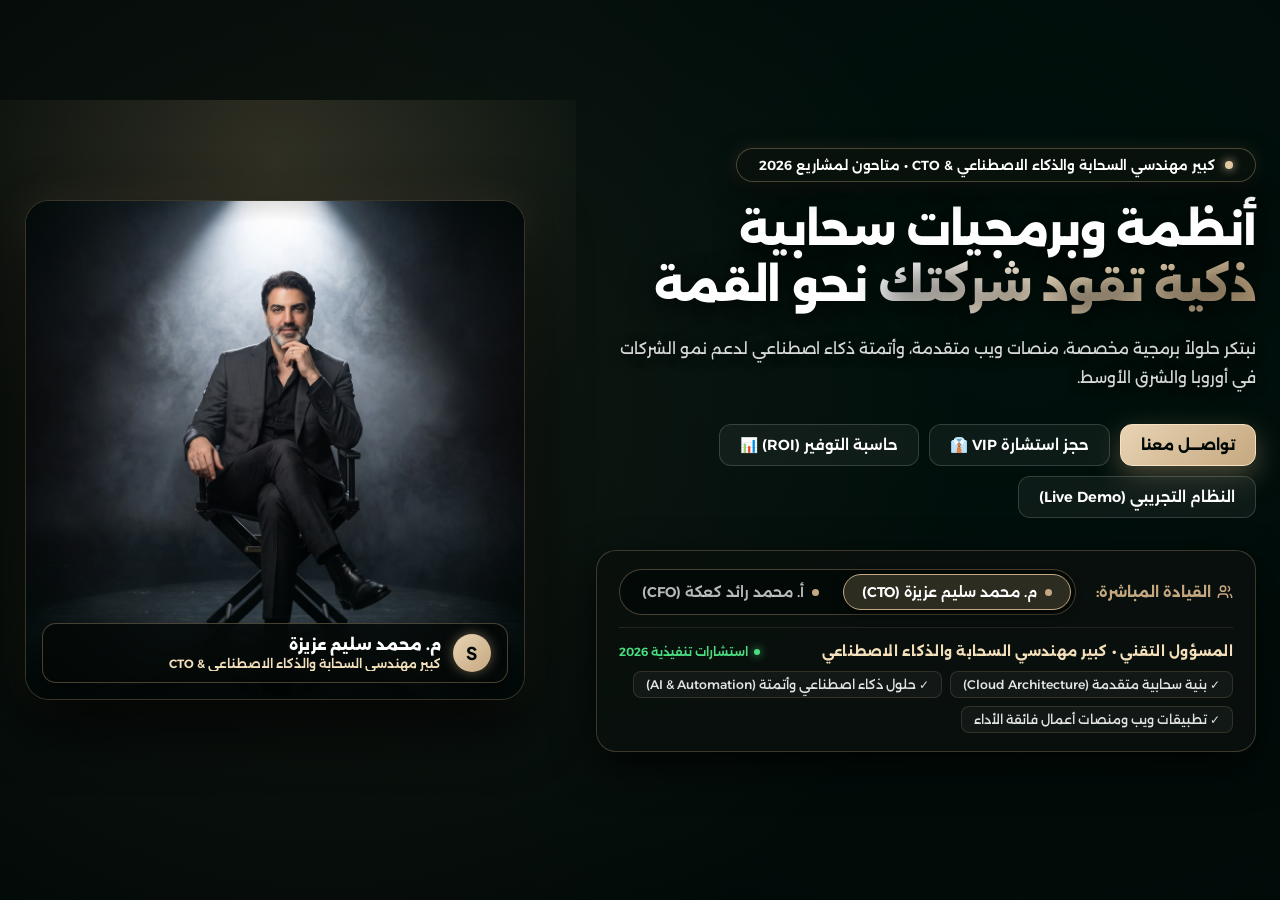
<file: export-banner-founders-erp.html>
<!DOCTYPE html>
<html lang="ar" dir="rtl">
<head>
    <meta charset="utf-8">
    <meta name="viewport" content="width=device-width, initial-scale=1.0">
    <title>بنر الشركاء التفاعلي (م. سليم & أ. رائد) - حلول ERP والأنظمة السحابية</title>
    <!-- خط الإسكندرية الملكي + Plus Jakarta Sans -->
    <link rel="preconnect" href="https://fonts.googleapis.com">
    <link rel="preconnect" href="https://fonts.gstatic.com" crossorigin>
    <link href="https://fonts.googleapis.com/css2?family=Alexandria:wght@300;400;500;600;700;800;900&family=Plus+Jakarta+Sans:wght@400;500;600;700;800&display=swap" rel="stylesheet">
    <style>
        :root {
            --primary-gold: #c5a880;
            --primary-gold-bright: #f3dfba;
            --bg-dark: #010907;
            --surface-card: rgba(10, 16, 13, 0.88);
            --border-glass: rgba(197, 168, 128, 0.28);
        }

        * {
            box-sizing: border-box;
            margin: 0;
            padding: 0;
        }

        body {
            background-color: var(--bg-dark);
            color: #f8fafc;
            font-family: 'Alexandria', sans-serif;
            overflow-x: hidden;
            min-height: 100vh;
            direction: rtl;
            text-align: right;
        }

        /* حاوية البنر الرئيسية */
        .hero-founders-stage-standalone {
            position: relative;
            width: 100%;
            min-height: 100vh;
            display: flex;
            align-items: center;
            justify-content: center;
            overflow: hidden;
            background: #010907;
            padding: clamp(3.5rem, 6vh, 5.5rem) 1.5rem;
        }

        /* هالة إضاءة محيطية سينمائية */
        .hero-stage-ambient-glow {
            position: absolute;
            inset: 0;
            pointer-events: none;
            z-index: 1;
            background: 
                radial-gradient(circle at 25% 45%, rgba(197, 168, 128, 0.09) 0%, transparent 60%),
                radial-gradient(circle at 80% 30%, rgba(1, 40, 30, 0.25) 0%, transparent 70%);
        }

        .hero-stage-container {
            position: relative;
            z-index: 5;
            width: 100%;
            max-width: 1400px;
            margin: 0 auto;
        }

        /* الشبكة الثنائية: اليمين للمحتوى واليسار للمسرح السينمائي */
        .hero-stage-grid {
            display: grid;
            grid-template-columns: 1.15fr 0.85fr;
            align-items: center;
            gap: clamp(2rem, 4vw, 4.5rem);
            direction: rtl;
        }

        /* العمود الأيمن: مركز القيادة التحريري */
        .hero-stage-content {
            display: flex;
            flex-direction: column;
            align-items: flex-start;
            text-align: right;
            direction: rtl;
        }

        .hero-stage-badge {
            display: inline-flex;
            align-items: center;
            gap: 10px;
            padding: 8px 22px;
            background: rgba(10, 18, 14, 0.85);
            border: 1px solid rgba(197, 168, 128, 0.35);
            border-radius: 999px;
            font-size: clamp(0.82rem, 1vw, 0.94rem);
            font-weight: 600;
            color: #ffffff;
            margin-bottom: 1.25rem;
            backdrop-filter: blur(12px);
            -webkit-backdrop-filter: blur(12px);
            box-shadow: 0 8px 24px rgba(0, 0, 0, 0.6), 0 0 18px rgba(197, 168, 128, 0.15);
            transition: all 0.4s ease;
        }

        .hero-stage-dot {
            width: 8px;
            height: 8px;
            border-radius: 50%;
            background: #e2c8a2;
            box-shadow: 0 0 10px #e2c8a2;
            animation: pulse-dot 2.2s infinite ease-in-out;
            flex-shrink: 0;
        }

        .hero-stage-title {
            font-size: clamp(2rem, 3.4vw, 3.4rem);
            font-weight: 800;
            line-height: 1.3;
            color: #ffffff;
            margin-bottom: 1.2rem;
            letter-spacing: -0.02em;
            text-shadow: 0 4px 28px rgba(0, 0, 0, 0.9);
            transition: opacity 0.35s ease, transform 0.35s ease;
        }

        /* نص التدرج الذهبي الفاخر المضمون 100% بدون أي اختفاء */
        .hero-gold-accent {
            color: #f3dfba;
            background: linear-gradient(135deg, #ffffff 10%, #f6e2c2 50%, #c5a880 100%);
            -webkit-background-clip: text;
            -webkit-text-fill-color: transparent;
            display: inline-block;
        }

        .hero-stage-desc {
            font-size: clamp(0.98rem, 1.2vw, 1.15rem);
            line-height: 1.85;
            color: rgba(255, 255, 255, 0.84);
            max-width: 660px;
            margin-bottom: 2rem;
            font-weight: 400;
            text-shadow: 0 2px 12px rgba(0, 0, 0, 0.8);
            transition: opacity 0.35s ease;
        }

        /* أزرار الإجراءات مرتبة من اليمين لليسار */
        .hero-stage-actions {
            display: flex;
            flex-wrap: wrap;
            align-items: center;
            justify-content: flex-start;
            gap: 10px;
            margin-bottom: 2rem;
            width: 100%;
            direction: rtl;
        }

        .hero-stage-btn {
            display: inline-flex;
            align-items: center;
            justify-content: center;
            padding: 11px 20px;
            border-radius: 12px;
            font-size: 0.91rem;
            font-weight: 600;
            text-decoration: none;
            cursor: pointer;
            transition: all 0.3s cubic-bezier(0.16, 1, 0.3, 1);
            font-family: inherit;
            white-space: nowrap;
        }

        .hero-stage-btn-primary {
            background: linear-gradient(135deg, #e8d3b3 0%, #c5a880 100%) !important;
            color: #010907 !important;
            border: 1px solid #f6e2c2 !important;
            font-weight: 700 !important;
            box-shadow: 0 10px 28px rgba(197, 168, 128, 0.38) !important;
        }

        .hero-stage-btn-primary:hover {
            transform: translateY(-3px);
            box-shadow: 0 14px 34px rgba(197, 168, 128, 0.55) !important;
            background: #ffffff !important;
            border-color: #ffffff !important;
            color: #010907 !important;
        }

        .hero-stage-btn-glass {
            background: rgba(255, 255, 255, 0.05);
            color: #ffffff;
            border: 1px solid rgba(255, 255, 255, 0.16);
            backdrop-filter: blur(10px);
            -webkit-backdrop-filter: blur(10px);
        }

        .hero-stage-btn-glass:hover {
            background: rgba(197, 168, 128, 0.16);
            border-color: #c5a880;
            color: #f3dfba;
            transform: translateY(-3px);
        }

        /* كونسول القيادة الموحد: شريط التبديل والاعتمادات القيادية */
        .hero-stage-console {
            width: 100%;
            max-width: 660px;
            background: rgba(10, 16, 13, 0.88);
            border: 1px solid rgba(197, 168, 128, 0.28);
            border-radius: 20px;
            padding: 18px 22px;
            backdrop-filter: blur(20px);
            -webkit-backdrop-filter: blur(20px);
            box-shadow: 0 16px 40px rgba(0, 0, 0, 0.7);
            display: flex;
            flex-direction: column;
            gap: 14px;
            direction: rtl;
            text-align: right;
        }

        .hero-stage-switcher-row {
            display: flex;
            align-items: center;
            justify-content: space-between;
            gap: 12px;
            flex-wrap: wrap;
            padding-bottom: 12px;
            border-bottom: 1px solid rgba(197, 168, 128, 0.14);
            direction: rtl;
        }

        .hero-stage-switcher-label {
            font-size: 0.88rem;
            font-weight: 700;
            color: #c5a880;
            display: inline-flex;
            align-items: center;
            gap: 6px;
        }

        .hero-stage-capsule {
            display: inline-flex;
            align-items: center;
            background: rgba(4, 9, 7, 0.9);
            border: 1px solid rgba(197, 168, 128, 0.35);
            border-radius: 999px;
            padding: 4px;
            gap: 6px;
            direction: rtl;
        }

        .hero-stage-tab {
            display: inline-flex;
            align-items: center;
            gap: 8px;
            padding: 8px 18px;
            border-radius: 999px;
            border: none;
            background: transparent;
            color: rgba(255, 255, 255, 0.72);
            font-size: 0.88rem;
            font-weight: 600;
            font-family: inherit;
            cursor: pointer;
            transition: all 0.3s ease;
        }

        .hero-stage-tab.active {
            background: rgba(197, 168, 128, 0.22);
            color: #ffffff;
            border: 1px solid #c5a880;
            box-shadow: 0 4px 12px rgba(0, 0, 0, 0.4);
        }

        .hero-stage-tab:hover:not(.active) {
            color: #f3dfba;
            background: rgba(255, 255, 255, 0.05);
        }

        .hero-stage-tab-dot {
            width: 7px;
            height: 7px;
            border-radius: 50%;
            background: #c5a880;
        }

        /* شارات التخصص التنفيذي والاعتمادات */
        .hero-stage-focus-row {
            display: flex;
            flex-direction: column;
            gap: 10px;
            width: 100%;
            direction: rtl;
            text-align: right;
        }

        .hero-stage-focus-header {
            display: flex;
            align-items: center;
            justify-content: space-between;
            gap: 12px;
            width: 100%;
            direction: rtl;
        }

        .hero-stage-focus-tag {
            font-size: 0.84rem;
            font-weight: 700;
            color: #f3dfba;
            letter-spacing: 0.02em;
            text-align: right;
            line-height: 1.4;
        }

        .hero-stage-live-badge {
            font-size: 0.74rem;
            font-weight: 600;
            color: #4ade80;
            display: inline-flex;
            align-items: center;
            gap: 6px;
            flex-shrink: 0;
        }

        .live-dot {
            width: 6px;
            height: 6px;
            border-radius: 50%;
            background: #4ade80;
            box-shadow: 0 0 8px #4ade80;
        }

        .hero-stage-focus-chips {
            display: flex;
            flex-wrap: wrap;
            gap: 8px;
            direction: rtl;
            justify-content: flex-start;
        }

        .hero-chip {
            display: inline-flex;
            align-items: center;
            gap: 6px;
            padding: 5px 12px;
            background: rgba(255, 255, 255, 0.04);
            border: 1px solid rgba(197, 168, 128, 0.18);
            border-radius: 8px;
            font-size: 0.78rem;
            color: rgba(255, 255, 255, 0.88);
            font-weight: 500;
        }

        /* العمود الأيسر: المسرح السينمائي للكرسي القيادي */
        .hero-stage-visual {
            position: relative;
            display: flex;
            align-items: center;
            justify-content: center;
            width: 100%;
        }

        .hero-visual-spotlight {
            position: absolute;
            top: -20%;
            left: 50%;
            transform: translateX(-50%);
            width: 120%;
            height: 120%;
            background: radial-gradient(circle at 50% 10%, rgba(197, 168, 128, 0.2) 0%, transparent 60%);
            pointer-events: none;
            z-index: 1;
        }

        .hero-visual-frame {
            position: relative;
            z-index: 2;
            width: 100%;
            max-width: 500px;
            aspect-ratio: 1 / 1;
            border-radius: 24px;
            overflow: hidden;
            background: #010907;
            border: 1px solid rgba(197, 168, 128, 0.28);
            box-shadow: 
                0 25px 60px rgba(0, 0, 0, 0.85),
                0 0 35px rgba(197, 168, 128, 0.12);
        }

        .hero-visual-img {
            position: absolute;
            inset: 0;
            width: 100%;
            height: 100%;
            object-fit: cover;
            object-position: center 20%;
            opacity: 0;
            transform: scale(1.05);
            transition: opacity 0.85s cubic-bezier(0.16, 1, 0.3, 1), transform 1s cubic-bezier(0.16, 1, 0.3, 1);
            will-change: opacity, transform;
        }

        .hero-visual-img.active {
            opacity: 1;
            transform: scale(1);
        }

        .hero-visual-vignette {
            position: absolute;
            inset: 0;
            pointer-events: none;
            z-index: 3;
            background: 
                linear-gradient(to top, rgba(1, 9, 7, 0.95) 0%, rgba(1, 9, 7, 0.35) 25%, transparent 55%),
                radial-gradient(ellipse at 50% 50%, transparent 65%, rgba(1, 9, 7, 0.75) 100%);
        }

        .hero-visual-badge {
            position: absolute;
            bottom: 16px;
            right: 16px;
            left: 16px;
            z-index: 4;
            display: flex;
            align-items: center;
            gap: 12px;
            padding: 10px 16px;
            background: rgba(4, 9, 7, 0.88);
            border: 1px solid rgba(197, 168, 128, 0.35);
            border-radius: 14px;
            backdrop-filter: blur(16px);
            -webkit-backdrop-filter: blur(16px);
            box-shadow: 0 10px 25px rgba(0, 0, 0, 0.6);
            direction: rtl;
            text-align: right;
        }

        .hero-visual-badge-avatar {
            width: 38px;
            height: 38px;
            border-radius: 50%;
            background: linear-gradient(135deg, #e8d3b3 0%, #c5a880 100%);
            color: #010907;
            font-size: 1.1rem;
            font-weight: 800;
            display: flex;
            align-items: center;
            justify-content: center;
            flex-shrink: 0;
            font-family: 'Plus Jakarta Sans', sans-serif;
            box-shadow: 0 0 12px rgba(197, 168, 128, 0.5);
        }

        .hero-visual-badge-info {
            display: flex;
            flex-direction: column;
            gap: 2px;
            overflow: hidden;
        }

        .hero-visual-badge-name {
            font-size: 0.94rem;
            font-weight: 800;
            color: #ffffff;
            white-space: nowrap;
        }

        .hero-visual-badge-title {
            font-size: 0.75rem;
            font-weight: 600;
            color: #f3dfba;
            white-space: nowrap;
            overflow: hidden;
            text-overflow: ellipsis;
        }

        @keyframes pulse-dot {
            0%, 100% { transform: scale(1); opacity: 0.9; }
            50% { transform: scale(1.35); opacity: 1; box-shadow: 0 0 16px #e2c8a2; }
        }

        @media (max-width: 991px) {
            .hero-stage-grid {
                grid-template-columns: 1fr;
                gap: 2.5rem;
            }
            .hero-stage-content {
                align-items: center;
                text-align: center;
            }
            .hero-stage-actions {
                justify-content: center;
            }
            .hero-stage-console {
                align-items: center;
                text-align: center;
            }
            .hero-stage-switcher-row {
                justify-content: center;
            }
            .hero-stage-focus-chips {
                justify-content: center;
            }
            .hero-visual-frame {
                max-width: 380px;
            }
        }

        /* ===================================================================
           S&R CORESYNC - LUXURY EXECUTIVE INTERACTION MODALS
           =================================================================== */
        .sr-exec-modal {
            position: fixed;
            inset: 0;
            z-index: 999999;
            display: flex;
            align-items: center;
            justify-content: center;
            opacity: 0;
            visibility: hidden;
            transition: opacity 0.35s ease, visibility 0.35s ease;
            padding: 1.25rem;
            box-sizing: border-box;
            direction: rtl !important;
            text-align: right !important;
        }

        .sr-exec-modal.active {
            opacity: 1;
            visibility: visible;
        }

        .sr-exec-modal-backdrop {
            position: absolute;
            inset: 0;
            background: rgba(1, 9, 7, 0.88);
            backdrop-filter: blur(16px);
            -webkit-backdrop-filter: blur(16px);
            cursor: pointer;
        }

        .sr-exec-modal-container {
            position: relative;
            z-index: 2;
            width: 100%;
            max-width: 740px;
            max-height: 90vh;
            overflow-y: auto;
            background: linear-gradient(145deg, rgba(14, 24, 20, 0.96) 0%, rgba(6, 12, 10, 0.98) 100%);
            border: 1px solid rgba(197, 168, 128, 0.32);
            border-radius: 20px;
            box-shadow: 0 30px 80px rgba(0, 0, 0, 0.9), 0 0 35px rgba(197, 168, 128, 0.15);
            padding: clamp(1.5rem, 3vw, 2.5rem);
            transform: scale(0.94) translateY(20px);
            transition: transform 0.4s cubic-bezier(0.16, 1, 0.3, 1);
            color: #f8fafc;
        }

        .sr-exec-modal.active .sr-exec-modal-container {
            transform: scale(1) translateY(0);
        }

        .sr-exec-modal-header {
            display: flex;
            align-items: flex-start;
            justify-content: space-between;
            gap: 1rem;
            padding-bottom: 1.25rem;
            border-bottom: 1px solid rgba(197, 168, 128, 0.18);
            margin-bottom: 1.5rem;
        }

        .sr-exec-modal-badge {
            display: inline-flex;
            align-items: center;
            gap: 8px;
            font-size: 0.8rem;
            font-weight: 700;
            color: #e2c8a2;
            background: rgba(197, 168, 128, 0.12);
            padding: 4px 12px;
            border-radius: 999px;
            border: 1px solid rgba(197, 168, 128, 0.25);
            margin-bottom: 0.5rem;
        }

        .sr-exec-modal-title {
            font-size: clamp(1.25rem, 2vw, 1.65rem);
            font-weight: 800;
            color: #ffffff;
            margin: 0 0 4px 0;
        }

        .sr-exec-modal-subtitle {
            font-size: 0.9rem;
            color: rgba(255, 255, 255, 0.7);
            margin: 0;
            line-height: 1.5;
        }

        .sr-exec-modal-close {
            background: rgba(255, 255, 255, 0.06);
            border: 1px solid rgba(197, 168, 128, 0.25);
            color: #ffffff;
            width: 38px;
            height: 38px;
            border-radius: 50%;
            display: flex;
            align-items: center;
            justify-content: center;
            font-size: 1.4rem;
            cursor: pointer;
            transition: all 0.25s ease;
            flex-shrink: 0;
        }

        .sr-exec-modal-close:hover {
            background: rgba(197, 168, 128, 0.25);
            color: #f3dfba;
            transform: rotate(90deg);
        }

        .sr-advisor-select-grid {
            display: grid;
            grid-template-columns: repeat(3, 1fr);
            gap: 10px;
            margin-bottom: 1.5rem;
        }

        .sr-advisor-card-btn {
            background: rgba(255, 255, 255, 0.03);
            border: 1px solid rgba(197, 168, 128, 0.18);
            border-radius: 14px;
            padding: 12px;
            cursor: pointer;
            text-align: right;
            transition: all 0.25s ease;
            display: flex;
            flex-direction: column;
            gap: 6px;
            color: #ffffff;
        }

        .sr-advisor-card-btn:hover {
            background: rgba(197, 168, 128, 0.08);
            border-color: rgba(197, 168, 128, 0.4);
        }

        .sr-advisor-card-btn.active {
            background: rgba(197, 168, 128, 0.16);
            border-color: #c5a880;
            box-shadow: 0 0 15px rgba(197, 168, 128, 0.2);
        }

        .sr-advisor-card-btn .name {
            font-size: 0.92rem;
            font-weight: 700;
            color: #f3dfba;
        }

        .sr-advisor-card-btn .role {
            font-size: 0.76rem;
            color: rgba(255, 255, 255, 0.65);
            line-height: 1.3;
        }

        .sr-exec-form-grid {
            display: grid;
            grid-template-columns: 1fr 1fr;
            gap: 14px;
            margin-bottom: 1.25rem;
        }

        .sr-exec-form-group {
            display: flex;
            flex-direction: column;
            gap: 6px;
            text-align: right;
        }

        .sr-exec-form-group.full-width {
            grid-column: 1 / -1;
        }

        .sr-exec-label {
            font-size: 0.82rem;
            font-weight: 600;
            color: rgba(255, 255, 255, 0.85);
        }

        .sr-exec-input, .sr-exec-select, .sr-exec-textarea {
            width: 100%;
            background: rgba(0, 0, 0, 0.45);
            border: 1px solid rgba(197, 168, 128, 0.22);
            border-radius: 10px;
            padding: 10px 14px;
            font-size: 0.92rem;
            color: #ffffff;
            outline: none;
            font-family: inherit;
            transition: border-color 0.25s, box-shadow 0.25s;
            box-sizing: border-box;
        }

        .sr-exec-input:focus, .sr-exec-select:focus, .sr-exec-textarea:focus {
            border-color: #c5a880;
            box-shadow: 0 0 12px rgba(197, 168, 128, 0.25);
            background: rgba(0, 0, 0, 0.6);
        }

        .sr-exec-submit-btn {
            width: 100%;
            background: linear-gradient(135deg, #c5a880, #e2c8a2);
            color: #010907;
            font-weight: 800;
            font-size: 1rem;
            padding: 14px 24px;
            border-radius: 999px;
            border: none;
            cursor: pointer;
            display: flex;
            align-items: center;
            justify-content: center;
            gap: 10px;
            transition: all 0.3s ease;
            box-shadow: 0 8px 24px rgba(197, 168, 128, 0.3);
            margin-top: 1rem;
        }

        .sr-exec-submit-btn:hover {
            transform: translateY(-2px);
            box-shadow: 0 12px 30px rgba(197, 168, 128, 0.45);
            filter: brightness(1.05);
        }

        .sr-roi-inputs-box {
            background: rgba(0, 0, 0, 0.35);
            border: 1px solid rgba(197, 168, 128, 0.16);
            border-radius: 16px;
            padding: 1.5rem;
            margin-bottom: 1.5rem;
            display: flex;
            flex-direction: column;
            gap: 1.25rem;
        }

        .sr-roi-slider-row {
            display: flex;
            flex-direction: column;
            gap: 8px;
        }

        .sr-roi-slider-header {
            display: flex;
            justify-content: space-between;
            align-items: center;
            font-size: 0.88rem;
            font-weight: 700;
        }

        .sr-roi-val-badge {
            color: #f3dfba;
            background: rgba(197, 168, 128, 0.15);
            padding: 3px 10px;
            border-radius: 6px;
            font-family: 'Plus Jakarta Sans', sans-serif;
            font-size: 0.95rem;
        }

        .sr-roi-range {
            width: 100%;
            accent-color: #c5a880;
            cursor: pointer;
        }

        .sr-roi-results-grid {
            display: grid;
            grid-template-columns: repeat(4, 1fr);
            gap: 12px;
            margin-bottom: 1.5rem;
        }

        .sr-roi-metric-card {
            background: rgba(197, 168, 128, 0.06);
            border: 1px solid rgba(197, 168, 128, 0.22);
            border-radius: 14px;
            padding: 14px 10px;
            text-align: center;
            display: flex;
            flex-direction: column;
            align-items: center;
            gap: 4px;
        }

        .sr-roi-metric-num {
            font-size: clamp(1.15rem, 1.8vw, 1.5rem);
            font-weight: 800;
            color: #f3dfba;
            font-family: 'Plus Jakarta Sans', sans-serif;
        }

        .sr-roi-metric-label {
            font-size: 0.74rem;
            color: rgba(255, 255, 255, 0.7);
            line-height: 1.3;
        }

        .sr-demo-tab-list {
            display: flex;
            gap: 8px;
            border-bottom: 1px solid rgba(197, 168, 128, 0.18);
            padding-bottom: 10px;
            margin-bottom: 1.25rem;
            overflow-x: auto;
        }

        .sr-demo-tab-btn {
            background: transparent;
            border: 1px solid transparent;
            color: rgba(255, 255, 255, 0.75);
            padding: 8px 16px;
            border-radius: 999px;
            font-size: 0.86rem;
            font-weight: 600;
            cursor: pointer;
            transition: all 0.25s ease;
            white-space: nowrap;
        }

        .sr-demo-tab-btn.active {
            background: rgba(197, 168, 128, 0.18);
            border-color: rgba(197, 168, 128, 0.4);
            color: #f3dfba;
        }

        .sr-demo-preview-card {
            background: rgba(0, 0, 0, 0.4);
            border: 1px solid rgba(197, 168, 128, 0.2);
            border-radius: 14px;
            padding: 1.25rem;
            display: flex;
            flex-direction: column;
            gap: 12px;
        }

        .sr-demo-feature-list {
            list-style: none;
            padding: 0;
            margin: 0;
            display: flex;
            flex-direction: column;
            gap: 8px;
        }

        .sr-demo-feature-item {
            display: flex;
            align-items: center;
            gap: 10px;
            font-size: 0.9rem;
            color: rgba(255, 255, 255, 0.9);
        }

        .sr-demo-feature-item svg {
            color: #c5a880;
            flex-shrink: 0;
        }

        @media (max-width: 768px) {
            .sr-advisor-select-grid { grid-template-columns: 1fr; }
            .sr-exec-form-grid { grid-template-columns: 1fr; }
            .sr-roi-results-grid { grid-template-columns: 1fr 1fr; }
        }
    </style>
</head>
<body>

    <!-- البنر التفاعلي الكامل والمستقل للشريكين المؤسسين (S&R Founders Stage Banner) -->
    <section class="hero-founders-stage-standalone" id="founders-stage-banner">
        
        <div class="hero-stage-ambient-glow" aria-hidden="true"></div>

        <div class="hero-stage-container">
            <div class="hero-stage-grid">
                
                <!-- 1. العمود الأيمن: مركز القيادة التحريري والحلول المخصصة -->
                <div class="hero-stage-content">
                    
                    <div class="hero-stage-badge" id="stageBadge">
                        <span class="hero-stage-dot"></span>
                        <span id="stageBadgeText">كبير مهندسي السحابة والذكاء الاصطناعي & CTO • متاحون لمشاريع 2026</span>
                    </div>

                    <h1 class="hero-stage-title" id="stageTitle">
                        أنظمة وبرمجيات سحابية <span class="hero-gold-accent">ذكية تقود شركتك</span> نحو القمة
                    </h1>

                    <p class="hero-stage-desc" id="stageDesc">
                        نبتكر حلولاً برمجية مخصصة، منصات ويب متقدمة، وأتمتة ذكاء اصطناعي لدعم نمو الشركات في أوروبا والشرق الأوسط.
                    </p>

                    <!-- أزرار الإجراءات مرتبة من اليمين إلى اليسار -->
                    <div class="hero-stage-actions">
                        <a href="index.html#contact" class="hero-stage-btn hero-stage-btn-primary">تواصـــل معنا</a>
                        <button type="button" class="hero-stage-btn hero-stage-btn-glass" onclick="openExecutiveBookingModal('stage')">
                            <span>حجز استشارة VIP 👔</span>
                        </button>
                        <button type="button" class="hero-stage-btn hero-stage-btn-glass" onclick="openRoiCalculatorModal()">
                            <span>حاسبة التوفير (ROI) 📊</span>
                        </button>
                        <button type="button" class="hero-stage-btn hero-stage-btn-glass" onclick="openLiveDemoQuickModal()">
                            <span>النظام التجريبي (Live Demo)</span>
                        </button>
                    </div>

                    <!-- كونسول القيادة الموحد: التبديل والاعتمادات القيادية -->
                    <div class="hero-stage-console">
                        <div class="hero-stage-switcher-row">
                            <span class="hero-stage-switcher-label">
                                <svg viewBox="0 0 24 24" width="16" height="16" fill="none" stroke="currentColor" stroke-width="2.2"><path d="M16 21v-2a4 4 0 0 0-4-4H6a4 4 0 0 0-4 4v2"/><circle cx="9" cy="7" r="4"/><path d="M22 21v-2a4 4 0 0 0-3-3.87"/><path d="M16 3.13a4 4 0 0 1 0 7.75"/></svg>
                                القيادة المباشرة:
                            </span>
                            <div class="hero-stage-capsule" role="tablist" aria-label="تبديل عرض القيادة التنفيذية">
                                <button type="button" class="hero-stage-tab active" id="btnSwitchSalim" onclick="switchStage('salim')">
                                    <span class="hero-stage-tab-dot"></span>
                                    <span>م. محمد سليم عزيزة (CTO)</span>
                                </button>
                                <button type="button" class="hero-stage-tab" id="btnSwitchRaed" onclick="switchStage('raed')">
                                    <span class="hero-stage-tab-dot"></span>
                                    <span>أ. محمد رائد كعكة (CFO)</span>
                                </button>
                            </div>
                        </div>

                        <div class="hero-stage-focus-row">
                            <div class="hero-stage-focus-header">
                                <span class="hero-stage-focus-tag" id="stageCardRole">المسؤول التقني • كبير مهندسي السحابة والذكاء الاصطناعي</span>
                                <span class="hero-stage-live-badge"><span class="live-dot"></span> استشارات تنفيذية 2026</span>
                            </div>
                            <div class="hero-stage-focus-chips" id="stageFocusChips">
                                <span class="hero-chip">✓ بنية سحابية متقدمة (Cloud Architecture)</span>
                                <span class="hero-chip">✓ حلول ذكاء اصطناعي وأتمتة (AI &amp; Automation)</span>
                                <span class="hero-chip">✓ تطبيقات ويب ومنصات أعمال فائقة الأداء</span>
                            </div>
                        </div>
                    </div>

                </div>

                <!-- 2. العمود الأيسر: المسرح السينمائي للكرسي القيادي (صورة واضحة كاملة بدون أي نصوص تغطي الوجه) -->
                <div class="hero-stage-visual">
                    <div class="hero-visual-spotlight" aria-hidden="true"></div>
                    <div class="hero-visual-frame">
                        <img id="visualImgSalim" src="./assets/hero-founder-salim-chair.jpg" alt="م. محمد سليم عزيزة - المسؤول التقني وكبير مهندسي السحابة" class="hero-visual-img active" />
                        <img id="visualImgRaed" src="./assets/hero-founder-raed-chair.jpg" alt="أ. محمد رائد كعكة - المستشار المالي والـ ERP" class="hero-visual-img" />
                        <div class="hero-visual-vignette" aria-hidden="true"></div>
                        
                        <div class="hero-visual-badge">
                            <div class="hero-visual-badge-avatar" id="visualBadgeAvatar">S</div>
                            <div class="hero-visual-badge-info">
                                <div class="hero-visual-badge-name" id="visualBadgeName">م. محمد سليم عزيزة</div>
                                <div class="hero-visual-badge-title" id="visualBadgeTitle">كبير مهندسي السحابة والذكاء الاصطناعي &amp; CTO</div>
                            </div>
                        </div>
                    </div>
                </div>

            </div>
        </div>

    </section>

    <!-- 1. نافذة حجز استشارة VIP للقيادات التنفيذية (Executive Booking Modal) -->
    <div class="sr-exec-modal" id="executiveBookingModal" role="dialog" aria-modal="true" aria-labelledby="execBookingTitle">
        <div class="sr-exec-modal-backdrop" onclick="closeExecutiveBookingModal()"></div>
        <div class="sr-exec-modal-container">
            <div class="sr-exec-modal-header">
                <div>
                    <div class="sr-exec-modal-badge">
                        <svg viewBox="0 0 24 24" width="14" height="14" fill="currentColor"><path d="M12 2l3.09 6.26L22 9.27l-5 4.87 1.18 6.88L12 17.77l-6.18 3.25L7 14.14 2 9.27l6.91-1.01L12 2z"/></svg>
                        <span>حجز استشارة تنفيذية خاصة (C-Level Advisory)</span>
                    </div>
                    <h3 class="sr-exec-modal-title" id="execBookingTitle">جلسة استراتيجية مغلقة مع الشركاء المؤسسين</h3>
                    <p class="sr-exec-modal-subtitle">حدد مستشارك التنفيذي واطرح تحديات شركتك التقنية والمالية لمناقشتها مباشرة.</p>
                </div>
                <button type="button" class="sr-exec-modal-close" onclick="closeExecutiveBookingModal()" aria-label="إغلاق">&times;</button>
            </div>

            <!-- اختيار المستشار -->
            <label class="sr-exec-label mb-2 d-block">اختر المستشار التنفيذي المطلوب للجلسة:</label>
            <div class="sr-advisor-select-grid" role="radiogroup">
                <button type="button" class="sr-advisor-card-btn active" id="advisorBtnSalim" onclick="selectBookingAdvisor('salim')">
                    <span class="name">م. محمد سليم عزيزة</span>
                    <span class="role">كبير مهندسي السحابة والذكاء الاصطناعي // CTO</span>
                </button>
                <button type="button" class="sr-advisor-card-btn" id="advisorBtnRaed" onclick="selectBookingAdvisor('raed')">
                    <span class="name">أ. محمد رائد كعكة</span>
                    <span class="role">خبير الأنظمة المحاسبية والـ ERP والضرائب // CFO</span>
                </button>
                <button type="button" class="sr-advisor-card-btn" id="advisorBtnBoth" onclick="selectBookingAdvisor('both')">
                    <span class="name">كلا الشريكين معاً (VIP)</span>
                    <span class="role">جلسة استراتيجية شاملة (هندسة برمجية + حوكمة مالية)</span>
                </button>
            </div>

            <!-- حقول الحجز -->
            <form id="executiveBookingForm" onsubmit="submitExecutiveBooking(event)">
                <input type="hidden" id="selectedAdvisorField" value="salim" />
                <div class="sr-exec-form-grid">
                    <div class="sr-exec-form-group">
                        <label class="sr-exec-label" for="bookingClientName">اسم المسؤول / صاحب القرار *</label>
                        <input type="text" id="bookingClientName" class="sr-exec-input" required placeholder="مثال: د. أحمد المنصور" />
                    </div>
                    <div class="sr-exec-form-group">
                        <label class="sr-exec-label" for="bookingCompanyName">اسم الشركة أو المؤسسة *</label>
                        <input type="text" id="bookingCompanyName" class="sr-exec-input" required placeholder="مثال: مجموعة الآفاق القابضة" />
                    </div>
                    <div class="sr-exec-form-group">
                        <label class="sr-exec-label" for="bookingPhone">رقم الواتساب / الهاتف المباشر *</label>
                        <input type="tel" id="bookingPhone" class="sr-exec-input" required placeholder="+31 6 ... أو +966 ..." />
                    </div>
                    <div class="sr-exec-form-group">
                        <label class="sr-exec-label" for="bookingSessionType">نوع الاستشارة / الاجتماع *</label>
                        <select id="bookingSessionType" class="sr-exec-select">
                            <option value="creative">طلب هوية بصرية / موقع ويب / متجر إلكتروني</option>
                            <option value="online">اجتماع مرئي مباشر (Google Meet / Teams)</option>
                            <option value="phone">اتصال هاتفي مباشر عبر الواتساب</option>
                            <option value="office">استشارة حضورية بمقر المؤسسة (أوروبا / هولندا)</option>
                        </select>
                    </div>
                    <div class="sr-exec-form-group">
                        <label class="sr-exec-label" for="bookingPreferredDate">تاريخ الجلسة المفضل (اختياري)</label>
                        <input type="date" id="bookingPreferredDate" class="sr-exec-input" />
                    </div>
                    <div class="sr-exec-form-group">
                        <label class="sr-exec-label" for="bookingTimeSlot">الفترة الزمنية المفضلة *</label>
                        <select id="bookingTimeSlot" class="sr-exec-select">
                            <option value="morning">فترة صباحية (10:00 - 12:00 CET)</option>
                            <option value="afternoon" selected>فترة ظهيرة (13:00 - 15:00 CET)</option>
                            <option value="evening">فترة مسائية (16:00 - 18:00 CET)</option>
                            <option value="flexible">مرن (أقرب موعد متاح لدى المستشار)</option>
                        </select>
                    </div>
                    <div class="sr-exec-form-group full-width">
                        <label class="sr-exec-label" for="bookingNotes">محاور الاستشارة المطلوبة (اختياري)</label>
                        <textarea id="bookingNotes" class="sr-exec-textarea" rows="2" placeholder="اكتب نبذة مختصرة عن التحدي أو النظام المطلوب..."></textarea>
                    </div>
                </div>

                <button type="submit" class="sr-exec-submit-btn">
                    <svg viewBox="0 0 24 24" width="20" height="20" fill="currentColor"><path d="M12.04 2C6.58 2 2.13 6.45 2.13 11.91C2.13 13.66 2.59 15.36 3.45 16.86L2.05 22L7.3 20.62C8.75 21.41 10.38 21.83 12.04 21.83C17.5 21.83 21.95 17.38 21.95 11.92C21.95 9.27 20.92 6.78 19.05 4.91C17.18 3.03 14.69 2 12.04 2M12.05 3.67C14.25 3.67 16.31 4.53 17.87 6.09C19.42 7.65 20.28 9.72 20.28 11.92C20.28 16.46 16.58 20.15 12.04 20.15C10.56 20.15 9.11 19.76 7.85 19.01L7.55 18.83L4.43 19.65L5.26 16.61L5.06 16.29C4.24 14.99 3.8 13.47 3.8 11.91C3.81 7.37 7.5 3.67 12.05 3.67Z"/></svg>
                    <span>تأكيد وإرسال طلب جلسة الـ VIP عبر الواتساب المباشر</span>
                </button>
            </form>
        </div>
    </div>

    <!-- 2. نافذة حاسبة التوفير والعائد الاستثماري (Interactive ROI Calculator Modal) -->
    <div class="sr-exec-modal" id="roiCalculatorModal" role="dialog" aria-modal="true" aria-labelledby="roiModalTitle">
        <div class="sr-exec-modal-backdrop" onclick="closeRoiCalculatorModal()"></div>
        <div class="sr-exec-modal-container">
            <div class="sr-exec-modal-header">
                <div>
                    <div class="sr-exec-modal-badge">
                        <svg viewBox="0 0 24 24" width="14" height="14" fill="none" stroke="currentColor" stroke-width="2.5"><path d="M12 2v20M17 5H9.5a3.5 3.5 0 0 0 0 7h5a3.5 3.5 0 0 1 0 7H6"/></svg>
                        <span>حاسبة كفاءة التكاليف والعائد الاستثماري المباشر (ROI)</span>
                    </div>
                    <h3 class="sr-exec-modal-title" id="roiModalTitle">حاسبة التوفير المالي وهندسة الكفاءة لشركتك</h3>
                    <p class="sr-exec-modal-subtitle">حساب فوري تقديري لمقدار التوفير المالي والوقتي السنوي بعد تطبيق حلول S&R CoreSync.</p>
                </div>
                <button type="button" class="sr-exec-modal-close" onclick="closeRoiCalculatorModal()" aria-label="إغلاق">&times;</button>
            </div>

            <div class="sr-roi-inputs-box">
                <!-- شريط التكلفة الشهرية -->
                <div class="sr-roi-slider-row">
                    <div class="sr-roi-slider-header">
                        <span class="text-white">التكاليف التشغيلية والإدارية والمحاسبية الحالية (شهرياً):</span>
                        <span class="sr-roi-val-badge" id="roiCostDisplay">€ 6,500</span>
                    </div>
                    <input type="range" class="sr-roi-range" id="roiCostRange" min="1000" max="40000" step="500" value="6500" oninput="updateRoiCalc()" />
                </div>

                <!-- شريط عدد الموظفين -->
                <div class="sr-roi-slider-row">
                    <div class="sr-roi-slider-header">
                        <span class="text-white">حجم فريق العمل الإداري والمالي (عدد الموظفين):</span>
                        <span class="sr-roi-val-badge" id="roiTeamDisplay">12 موظف</span>
                    </div>
                    <input type="range" class="sr-roi-range" id="roiTeamRange" min="2" max="150" step="1" value="12" oninput="updateRoiCalc()" />
                </div>

                <!-- مستوى الأتمتة الحالي -->
                <div class="sr-roi-slider-row">
                    <div class="sr-roi-slider-header">
                        <span class="text-white">مستوى الأنظمة والأتمتة المعتمد حالياً في شركتك:</span>
                    </div>
                    <select id="roiSystemLevel" class="sr-exec-select" onchange="updateRoiCalc()">
                        <option value="0.36">عمل يدوي أو ملفات Excel مبعثرة (إمكانية توفير قصوى 36%)</option>
                        <option value="0.25" selected>برامج محاسبية تقليدية غير مترابطة مع السحابة (توفير 25%)</option>
                        <option value="0.16">نظام سحابي جزئي تنقصه الأتمتة المتقدمة (توفير 16%)</option>
                    </select>
                </div>
            </div>

            <!-- شبكة نتائج الحساب الفوري -->
            <div class="sr-roi-results-grid">
                <div class="sr-roi-metric-card">
                    <span class="sr-roi-metric-num" id="roiAnnualSavings">€ 19,500</span>
                    <span class="sr-roi-metric-label">التوفير المالي السنوي المتوقع</span>
                </div>
                <div class="sr-roi-metric-card">
                    <span class="sr-roi-metric-num" id="roiHoursSaved">96 ساعة</span>
                    <span class="sr-roi-metric-label">ساعات إدارية مستردة شهرياً</span>
                </div>
                <div class="sr-roi-metric-card">
                    <span class="sr-roi-metric-num" id="roiEfficiency">+ 42%</span>
                    <span class="sr-roi-metric-label">رفع كفاءة وسرعة المعالجة</span>
                </div>
                <div class="sr-roi-metric-card">
                    <span class="sr-roi-metric-num" id="roiMultiplier">3.8x</span>
                    <span class="sr-roi-metric-label">مضاعف العائد على الاستثمار</span>
                </div>
            </div>

            <!-- خيارات مشاركة وإرسال تقرير التوفير والعائد المالي المباشرة -->
            <div style="display:flex; flex-direction:column; gap:10px; margin-top:16px;">
                <button type="button" class="sr-exec-submit-btn" style="background:linear-gradient(135deg, #25D366 0%, #128C7E 100%); color:#ffffff; border:none; box-shadow:0 8px 24px rgba(37,211,102,0.3);" onclick="sendRoiDirectWhatsApp()">
                    <svg viewBox="0 0 24 24" width="20" height="20" fill="currentColor"><path d="M12.04 2C6.58 2 2.13 6.45 2.13 11.91C2.13 13.66 2.59 15.36 3.45 16.86L2.05 22L7.3 20.62C8.75 21.41 10.38 21.83 12.04 21.83C17.5 21.83 21.95 17.38 21.95 11.92C21.95 9.27 20.92 6.78 19.05 4.91C17.18 3.03 14.69 2 12.04 2M12.05 3.67C14.25 3.67 16.31 4.53 17.87 6.09C19.42 7.65 20.28 9.72 20.28 11.92C20.28 16.46 16.58 20.15 12.04 20.15C10.56 20.15 9.11 19.76 7.85 19.01L7.55 18.83L4.43 19.65L5.26 16.61L5.06 16.29C4.24 14.99 3.8 13.47 3.8 11.91C3.81 7.37 7.5 3.67 12.05 3.67Z"/></svg>
                    <span>إرسال تقرير الأرقام مباشرة لواتساب الاستشاري المالي</span>
                </button>
                <div style="display:grid; grid-template-columns:repeat(auto-fit, minmax(200px, 1fr)); gap:10px;">
                    <button type="button" class="sr-exec-submit-btn" style="margin:0; font-size:0.9rem; padding:11px 18px; background:rgba(197,168,128,0.15); border:1px solid rgba(197,168,128,0.4); color:#f3dfba;" onclick="applyRoiToConsultation()">
                        <svg viewBox="0 0 24 24" width="16" height="16" fill="currentColor"><path d="M12 2l3.09 6.26L22 9.27l-5 4.87 1.18 6.88L12 17.77l-6.18 3.25L7 14.14 2 9.27l6.91-1.01L12 2z"/></svg>
                        <span>حجز جلسة VIP مفصلة بالأرقام</span>
                    </button>
                    <button type="button" class="sr-exec-submit-btn" style="margin:0; font-size:0.9rem; padding:11px 18px; background:rgba(255,255,255,0.06); border:1px solid rgba(255,255,255,0.2); color:#ffffff;" onclick="sendRoiDirectEmail()">
                        <svg viewBox="0 0 24 24" width="16" height="16" fill="currentColor"><path d="M20 4H4c-1.1 0-1.99.9-1.99 2L2 18c0 1.1.9 2 2 2h16c1.1 0 2-.9 2-2V6c0-1.1-.9-2-2-2zm0 4l-8 5-8-5V6l8 5 8-5v2z"/></svg>
                        <span>إرسال التقرير عبر البريد</span>
                    </button>
                </div>
            </div>
        </div>
    </div>

    <!-- 3. نافذة العرض الحي السريع للنظام (Live Demo Quick Showcase Modal) -->
    <div class="sr-exec-modal" id="liveDemoQuickModal" role="dialog" aria-modal="true" aria-labelledby="liveDemoTitle">
        <div class="sr-exec-modal-backdrop" onclick="closeLiveDemoQuickModal()"></div>
        <div class="sr-exec-modal-container">
            <div class="sr-exec-modal-header">
                <div>
                    <div class="sr-exec-modal-badge">
                        <span class="live-dot" style="width:8px;height:8px;border-radius:50%;background:#e2c8a2;display:inline-block;"></span>
                        <span>بيئة العرض الحي المباشرة (S&R Interactive Sandbox)</span>
                    </div>
                    <h3 class="sr-exec-modal-title" id="liveDemoTitle">استعراض حلول S&R CoreSync السحابية والمحاسبية</h3>
                    <p class="sr-exec-modal-subtitle">نظرة سريعة على أهم محاور النظام قبل الانتقال للبيئة التجريبية الكاملة.</p>
                </div>
                <button type="button" class="sr-exec-modal-close" onclick="closeLiveDemoQuickModal()" aria-label="إغلاق">&times;</button>
            </div>

            <!-- تبويبات العرض التجريبي -->
            <div class="sr-demo-tab-list" role="tablist">
                <button type="button" class="sr-demo-tab-btn active" id="demoTabBtnErp" onclick="switchDemoModalTab('erp')">
                    📊 منظومة ERP والمحاسبة الذكية (CFO Hub)
                </button>
                <button type="button" class="sr-demo-tab-btn" id="demoTabBtnCloud" onclick="switchDemoModalTab('cloud')">
                    ⚡ المحرك السحابي وأتمتة الذكاء الاصطناعي (CTO Core)
                </button>
                <button type="button" class="sr-demo-tab-btn" id="demoTabBtnGov" onclick="switchDemoModalTab('gov')">
                    🛡️ الامتثال والأمان والربط الضريبي
                </button>
            </div>

            <!-- محتويات التبويبات -->
            <div class="sr-demo-preview-card" id="demoTabContent">
                <!-- يتم تعبئتها ديناميكياً بواسطة switchDemoModalTab -->
            </div>

            <div style="display: flex; gap: 10px; margin-top: 1.5rem; flex-wrap: wrap;">
                <a href="demo.html" class="sr-exec-submit-btn" style="flex: 1; text-decoration: none; margin-top: 0;">
                    <svg viewBox="0 0 24 24" width="18" height="18" fill="none" stroke="currentColor" stroke-width="2.2"><circle cx="12" cy="12" r="10"/><polygon points="10 8 16 12 10 8"/></svg>
                    <span>دخول بيئة النظام التجريبي التفاعلي الكامل (Full Sandbox)</span>
                </a>
                <button type="button" class="sr-exec-btn exec-stage-btn-glass" onclick="closeLiveDemoQuickModal(); openExecutiveBookingModal('both');" style="padding: 12px 20px; border-radius: 999px; background: rgba(255,255,255,0.06); border: 1px solid rgba(197,168,128,0.3); color: #fff; cursor: pointer;">
                    <span>طلب جولة حية مخصصة لشركتك</span>
                </button>
            </div>
        </div>
    </div>

    <!-- محرك التبديل والتشغيل التلقائي -->
    <script>
        const FOUNDERS_CONFIG = {
            salim: {
                badge: 'كبير مهندسي السحابة والذكاء الاصطناعي & CTO • متاحون لمشاريع 2026',
                title: 'أنظمة وبرمجيات سحابية <span class="hero-gold-accent">ذكية تقود شركتك</span> نحو القمة',
                desc: 'نبتكر حلولاً برمجية مخصصة، منصات ويب متقدمة، وأتمتة ذكاء اصطناعي لدعم نمو الشركات في أوروبا والشرق الأوسط.',
                cardRole: 'المسؤول التقني • كبير مهندسي السحابة والذكاء الاصطناعي',
                name: 'م. محمد سليم عزيزة',
                roleTitle: 'كبير مهندسي السحابة والذكاء الاصطناعي & CTO',
                avatar: 'S',
                chips: [
                    '✓ بنية سحابية متقدمة (Cloud Architecture)',
                    '✓ حلول ذكاء اصطناعي وأتمتة (AI &amp; Automation)',
                    '✓ تطبيقات ويب ومنصات أعمال فائقة الأداء'
                ]
            },
            raed: {
                badge: 'كبير مستشاري الأنظمة المالية والـ ERP & CFO • متاحون لمشاريع 2026',
                title: 'أنظمة محاسبية متطورة <span class="hero-gold-accent">وتكامل ERP &amp; Cloud</span> شامل',
                desc: 'تكامل مالي دقيق، ربط محاسبي مؤتمت، وتطوير أنظمة إدارة موارد الشركات الممتثلة للأنظمة الأوروبية والخليجية.',
                cardRole: 'المستشار المالي والـ ERP • الشريك التنفيذي',
                name: 'أ. محمد رائد كعكة',
                roleTitle: 'كبير مستشاري الأنظمة المالية والـ ERP & CFO',
                avatar: 'R',
                chips: [
                    '✓ حوكمة وتدقيق محاسبي وأنظمة ERP',
                    '✓ ربط محاسبي مؤتمت (Automated Accounting)',
                    '✓ امتثال مالي كامل للأنظمة الأوروبية والخليجية (IFRS)'
                ]
            }
        };

        let currentActiveFounder = 'salim';
        let stageAutoTimer = null;

        function switchStage(target) {
            if (target === currentActiveFounder) return;
            currentActiveFounder = target;

            const imgSalim = document.getElementById('visualImgSalim');
            const imgRaed = document.getElementById('visualImgRaed');
            const btnSalim = document.getElementById('btnSwitchSalim');
            const btnRaed = document.getElementById('btnSwitchRaed');
            const badgeText = document.getElementById('stageBadgeText');
            const titleEl = document.getElementById('stageTitle');
            const descEl = document.getElementById('stageDesc');
            const cardRole = document.getElementById('stageCardRole');
            const chipsEl = document.getElementById('stageFocusChips');
            const badgeAvatar = document.getElementById('visualBadgeAvatar');
            const badgeName = document.getElementById('visualBadgeName');
            const badgeTitle = document.getElementById('visualBadgeTitle');

            if (imgSalim && imgRaed) {
                if (target === 'salim') {
                    imgSalim.classList.add('active');
                    imgRaed.classList.remove('active');
                } else {
                    imgSalim.classList.remove('active');
                    imgRaed.classList.add('active');
                }
            }

            if (btnSalim && btnRaed) {
                if (target === 'salim') {
                    btnSalim.classList.add('active');
                    btnRaed.classList.remove('active');
                } else {
                    btnSalim.classList.remove('active');
                    btnRaed.classList.add('active');
                }
            }

            const data = FOUNDERS_CONFIG[target];
            if (data && titleEl && descEl) {
                titleEl.style.opacity = '0';
                titleEl.style.transform = 'translateY(6px)';
                descEl.style.opacity = '0';
                setTimeout(() => {
                    if (badgeText) badgeText.textContent = data.badge;
                    titleEl.innerHTML = data.title;
                    descEl.innerHTML = data.desc;
                    if (cardRole) cardRole.textContent = data.cardRole;
                    if (badgeAvatar) badgeAvatar.textContent = data.avatar;
                    if (badgeName) badgeName.textContent = data.name;
                    if (badgeTitle) badgeTitle.textContent = data.roleTitle;
                    if (chipsEl && Array.isArray(data.chips)) {
                        chipsEl.innerHTML = data.chips.map(chip => `<span class="hero-chip">${chip}</span>`).join('');
                    }
                    titleEl.style.opacity = '1';
                    titleEl.style.transform = 'translateY(0)';
                    descEl.style.opacity = '1';
                }, 180);
            }

            restartTimer();
        }

        function restartTimer() {
            if (stageAutoTimer) clearInterval(stageAutoTimer);
            stageAutoTimer = setInterval(() => {
                switchStage(currentActiveFounder === 'salim' ? 'raed' : 'salim');
            }, 8000);
        }

        // ==========================================
        // وظائف النوافذ التفاعلية (VIP Booking, ROI Calculator, Live Demo)
        // ==========================================
        function openExecutiveBookingModal(advisor = 'stage') {
            const modal = document.getElementById('executiveBookingModal');
            if (!modal) return;
            if (advisor === 'stage') {
                advisor = (typeof currentActiveFounder !== 'undefined' ? currentActiveFounder : 'salim');
            }
            selectBookingAdvisor(advisor);
            modal.classList.add('active');
            document.body.style.overflow = 'hidden';
        }

        function closeExecutiveBookingModal() {
            const modal = document.getElementById('executiveBookingModal');
            if (modal && modal.classList.contains('active')) {
                modal.classList.remove('active');
                document.body.style.overflow = '';
            }
        }

        function selectBookingAdvisor(advisor) {
            const field = document.getElementById('selectedAdvisorField');
            if (field) field.value = advisor;

            const btnSalim = document.getElementById('advisorBtnSalim');
            const btnRaed = document.getElementById('advisorBtnRaed');
            const btnBoth = document.getElementById('advisorBtnBoth');

            if (btnSalim) btnSalim.classList.toggle('active', advisor === 'salim');
            if (btnRaed) btnRaed.classList.toggle('active', advisor === 'raed');
            if (btnBoth) btnBoth.classList.toggle('active', advisor === 'both');
        }

        function submitExecutiveBooking(e) {
            if (e && e.preventDefault) e.preventDefault();
            const advisor = document.getElementById('selectedAdvisorField') ? document.getElementById('selectedAdvisorField').value : 'salim';
            const clientName = document.getElementById('bookingClientName') ? document.getElementById('bookingClientName').value.trim() : '';
            const companyName = document.getElementById('bookingCompanyName') ? document.getElementById('bookingCompanyName').value.trim() : '';
            const phone = document.getElementById('bookingPhone') ? document.getElementById('bookingPhone').value.trim() : '';
            const sessionType = document.getElementById('bookingSessionType') ? document.getElementById('bookingSessionType').value : 'online';
            const preferredDate = document.getElementById('bookingPreferredDate') ? document.getElementById('bookingPreferredDate').value : '';
            const timeSlot = document.getElementById('bookingTimeSlot') ? document.getElementById('bookingTimeSlot').value : 'afternoon';
            const notes = document.getElementById('bookingNotes') ? document.getElementById('bookingNotes').value.trim() : '';

            let advisorName = 'م. محمد سليم عزيزة (CTO)';
            if (advisor === 'raed') advisorName = 'أ. محمد رائد كعكة (CFO)';
            if (advisor === 'both') advisorName = 'كلا الشريكين المؤسسين (جلسة مشتركة سليم & رائد)';

            let sessionLabel = 'اجتماع مرئي مباشر (Google Meet / Teams)';
            if (sessionType === 'phone') sessionLabel = 'اتصال هاتفي مباشر عبر الواتساب';
            if (sessionType === 'creative') sessionLabel = 'استشارة تصميم هوية بصرية / متجر إلكتروني وموقع ويب';
            if (sessionType === 'office') sessionLabel = 'استشارة حضورية بمقر المؤسسة';

            let timeSlotLabel = 'فترة ظهيرة (13:00 - 15:00 CET)';
            if (timeSlot === 'morning') timeSlotLabel = 'فترة صباحية (10:00 - 12:00 CET)';
            if (timeSlot === 'evening') timeSlotLabel = 'فترة مسائية (16:00 - 18:00 CET)';
            if (timeSlot === 'flexible') timeSlotLabel = 'مرن (أقرب موعد متاح لدى المستشار)';

            let msg = `*طلب استشارة تنفيذية VIP - S&R CoreSync Solutions*\n` +
                      `━━━━━━━━━━━━━━━━━━━━\n` +
                      `👤 *صاحب القرار:* ${clientName || 'غير محدد'}\n` +
                      `🏢 *الشركة:* ${companyName || 'غير محدد'}\n` +
                      `📞 *رقم الاتصال:* ${phone || 'غير محدد'}\n` +
                      `👔 *المستشار المطلوب:* ${advisorName}\n` +
                      `📅 *نوع الجلسة:* ${sessionLabel}\n` +
                      `🗓️ *التاريخ المقترح:* ${preferredDate || 'أقرب موعد متاح'}\n` +
                      `⏰ *الفترة الزمنية المفضلة:* ${timeSlotLabel}\n`;

            if (notes) {
                msg += `📝 *محاور الاستشارة:* ${notes}\n`;
            }
            msg += `━━━━━━━━━━━━━━━━━━━━\n` +
                   `_تم إرسال الطلب عبر البوابة التنفيذية المباشرة للموقع_`;

            alert('تم تسجيل طلب الموعد بنجاح! سيتم تحويلك الآن إلى واتساب الإدارة التنفيذية المباشرة لتأكيد الموعد وإرسال دعوة التقويم.');
            const whatsappUrl = `https://wa.me/31687764998?text=${encodeURIComponent(msg)}`;
            closeExecutiveBookingModal();
            window.open(whatsappUrl, '_blank');
        }

        let calculatedRoiData = { annualSavings: 19500, hoursSaved: 96, costMonthly: 6500, teamSize: 12, multiplier: '3.8' };

        function openRoiCalculatorModal() {
            const modal = document.getElementById('roiCalculatorModal');
            if (!modal) return;
            updateRoiCalc();
            modal.classList.add('active');
            document.body.style.overflow = 'hidden';
        }

        function closeRoiCalculatorModal() {
            const modal = document.getElementById('roiCalculatorModal');
            if (modal && modal.classList.contains('active')) {
                modal.classList.remove('active');
                document.body.style.overflow = '';
            }
        }

        function updateRoiCalc() {
            const costRange = document.getElementById('roiCostRange');
            const teamRange = document.getElementById('roiTeamRange');
            const systemSelect = document.getElementById('roiSystemLevel');

            if (!costRange || !teamRange || !systemSelect) return;

            const cost = parseInt(costRange.value, 10);
            const team = parseInt(teamRange.value, 10);
            const factor = parseFloat(systemSelect.value);

            const costDisp = document.getElementById('roiCostDisplay');
            const teamDisp = document.getElementById('roiTeamDisplay');
            if (costDisp) costDisp.textContent = `€ ${cost.toLocaleString()}`;
            if (teamDisp) teamDisp.textContent = `${team} موظف`;

            const annualCost = cost * 12;
            const annualSavings = Math.round(annualCost * factor);
            const hoursMonthly = Math.round(team * 16 * factor);
            const efficiencyGain = Math.round(factor * 115);
            const multiplier = (factor * 11.2).toFixed(1);

            calculatedRoiData = { annualSavings, hoursSaved: hoursMonthly, costMonthly: cost, teamSize: team, multiplier };

            const savingsEl = document.getElementById('roiAnnualSavings');
            const hoursEl = document.getElementById('roiHoursSaved');
            const effEl = document.getElementById('roiEfficiency');
            const multiEl = document.getElementById('roiMultiplier');

            if (savingsEl) savingsEl.textContent = `€ ${annualSavings.toLocaleString()}`;
            if (hoursEl) hoursEl.textContent = `${hoursMonthly} ساعة`;
            if (effEl) effEl.textContent = `+ ${efficiencyGain}%`;
            if (multiEl) multiEl.textContent = `${multiplier}x`;
        }

        function sendRoiDirectWhatsApp() {
            const msg = `*تقرير دراسة التوفير والعائد الاستثماري (ROI) - S&R CoreSync*\n` +
                        `━━━━━━━━━━━━━━━━━━━━\n` +
                        `🏢 *التكلفة التشغيلية الحالية:* € ${calculatedRoiData.costMonthly.toLocaleString()}/شهرياً\n` +
                        `👥 *حجم الفريق الإداري والمالي:* ${calculatedRoiData.teamSize} موظف\n` +
                        `💰 *التوفير المالي السنوي المتوقع:* € ${calculatedRoiData.annualSavings.toLocaleString()}\n` +
                        `⏱️ *الساعات الإدارية المستردة:* ${calculatedRoiData.hoursSaved} ساعة/شهرياً\n` +
                        `🚀 *مضاعف العائد على الاستثمار:* ${calculatedRoiData.multiplier}x\n` +
                        `━━━━━━━━━━━━━━━━━━━━\n` +
                        `_أود مناقشة خطة التدقيق المالي والأتمتة السحابية لشركتنا مع الاستشاري التنفيذي._`;
            window.open(`https://wa.me/31687764998?text=${encodeURIComponent(msg)}`, '_blank');
        }

        function sendRoiDirectEmail() {
            const subject = encodeURIComponent('طلب تدقيق مالي ودراسة جدوى ROI - S&R CoreSync Solutions');
            const body = encodeURIComponent(
                `تحية طيبة فريق S&R CoreSync Solutions،\n\n` +
                `قمت بحساب مؤشرات التوفير عبر حاسبة الـ ROI على موقعكم وكانت النتائج كالتالي:\n` +
                `- التكلفة التشغيلية الشهرية: €${calculatedRoiData.costMonthly.toLocaleString()}\n` +
                `- حجم الفريق: ${calculatedRoiData.teamSize} موظف\n` +
                `- التوفير السنوي المتوقع: €${calculatedRoiData.annualSavings.toLocaleString()}\n` +
                `- ساعات العمل المستردة شهرياً: ${calculatedRoiData.hoursSaved} ساعة\n` +
                `- مضاعف العائد الاستثماري: ${calculatedRoiData.multiplier}x\n\n` +
                `نرجو التواصل معنا لترتيب جلسة استشارية وتدقيق مالي وسحابي مفصل لشركتنا.\n\n` +
                `مع خالص التقدير،`
            );
            window.location.href = `mailto:info@coresync-solutions.com?subject=${subject}&body=${body}`;
        }

        function applyRoiToConsultation() {
            closeRoiCalculatorModal();
            openExecutiveBookingModal('both');
            const notesEl = document.getElementById('bookingNotes');
            if (notesEl) {
                notesEl.value = `نتائج حاسبة التوفير ROI التقديرية: تكلفة شهرية €${calculatedRoiData.costMonthly.toLocaleString()}، فريق عمل ${calculatedRoiData.teamSize} موظف، توفير سنوي متوقع €${calculatedRoiData.annualSavings.toLocaleString()}، توفير ${calculatedRoiData.hoursSaved} ساعة شهرياً، عائد ${calculatedRoiData.multiplier}x. نود مناقشة تفاصيل خطة التوفير والأتمتة لشركتنا.`;
            }
        }

        const DEMO_TAB_CONTENTS = {
            erp: {
                title: 'منظومة إدارة الموارد المحاسبية والمالية الذكية (S&R Cloud ERP)',
                desc: 'ربط مالي ومحاسبي شامل متوافق بالكامل مع معايير IFRS والأنظمة الضريبية الأوروبية والخليجية.',
                features: [
                    '✓ فوترة ذكية مؤتمتة متوافقة مع الفاتورة الإلكترونية الأوروبية والخليجية (ZATCA / EU Peppol).',
                    '✓ كشف تدفقات نقدية لحظي (Real-Time Cash Flow) وتقارير أرباح وخسائر تنبؤية.',
                    '✓ إدارة المخزون، الموردين، والمبيعات متعددة العملات مع ترحيل قيود أوتوماتيكي بنسبة خطأ 0%.'
                ],
                metric: 'دقة ترحيل 99.98% • توفير 35+ ساعة عمل إدارية أسبوعياً'
            },
            cloud: {
                title: 'هندسة البنية السحابية وأتمتة الذكاء الاصطناعي (Cloud & AI Core)',
                desc: 'منصات سحابية مرنة وتطبيقات أعمال متطورة تعمل على خوادم فائقة الأمان والسرعة.',
                features: [
                    '✓ وكلاء ذكاء اصطناعي (AI Autonomous Agents) لمعالجة وتحليل الفواتير والمستندات أوتوماتيكياً.',
                    '✓ بنية تحتية سحابية متقدمة مع توافرية 99.9% وزمن استجابة فائق السرعة أقل من 80ms.',
                    '✓ تطبيقات ويب وهواتف ذكية فائقة الأداء بواجهات مستخدم عصرية وسهلة الاستخدام.'
                ],
                metric: 'زمن استجابة < 80ms • أمان مشفر متعدد الطبقات SSL/TLS'
            },
            gov: {
                title: 'الحوكمة الرقمية، الأمان العالي، والامتثال القانوني (Security & Compliance)',
                desc: 'حماية متطورة للبيانات المالية وحوكمة دقيقة للصلاحيات والتدقيق المحاسبي.',
                features: [
                    '✓ نظام إدارة صلاحيات دقيق (Role-Based Access Control) مع سجل تدقيق غير قابل للتلاعب (Audit Logs).',
                    '✓ نسخ احتياطي آلي مشفر على خوادم متعددة المناطق الجغرافية لضمان استمرارية الأعمال.',
                    '✓ تقارير مالية وتدقيق متكاملة وجاهزة للمدققين والمحاسبين القانونيين بضغطة زر.'
                ],
                metric: 'متوافق مع قوانين حماية البيانات العامة GDPR • تدقيق محاسبي معتمد'
            }
        };

        function openLiveDemoQuickModal() {
            const modal = document.getElementById('liveDemoQuickModal');
            if (!modal) return;
            switchDemoModalTab('erp');
            modal.classList.add('active');
            document.body.style.overflow = 'hidden';
        }

        function closeLiveDemoQuickModal() {
            const modal = document.getElementById('liveDemoQuickModal');
            if (modal && modal.classList.contains('active')) {
                modal.classList.remove('active');
                document.body.style.overflow = '';
            }
        }

        function switchDemoModalTab(tabKey) {
            const data = DEMO_TAB_CONTENTS[tabKey];
            if (!data) return;

            const btnErp = document.getElementById('demoTabBtnErp');
            const btnCloud = document.getElementById('demoTabBtnCloud');
            const btnGov = document.getElementById('demoTabBtnGov');
            const contentBox = document.getElementById('demoTabContent');

            if (btnErp) btnErp.classList.toggle('active', tabKey === 'erp');
            if (btnCloud) btnCloud.classList.toggle('active', tabKey === 'cloud');
            if (btnGov) btnGov.classList.toggle('active', tabKey === 'gov');

            if (contentBox) {
                contentBox.innerHTML = `
                    <div style="display:flex; justify-content:space-between; align-items:flex-start; gap:10px; margin-bottom:8px;">
                        <h4 style="font-size:1.15rem; font-weight:800; color:#ffffff; margin:0;">${data.title}</h4>
                        <span style="font-size:0.75rem; background:rgba(197,168,128,0.18); border:1px solid rgba(197,168,128,0.3); color:#f3dfba; padding:3px 10px; border-radius:999px; white-space:nowrap;">جاهز للاختبار</span>
                    </div>
                    <p style="font-size:0.88rem; color:rgba(255,255,255,0.75); line-height:1.5; margin:0 0 10px 0;">${data.desc}</p>
                    <ul class="sr-demo-feature-list">
                        ${data.features.map(f => `<li class="sr-demo-feature-item"><svg viewBox="0 0 24 24" width="16" height="16" fill="currentColor"><path d="M9 16.17L4.83 12l-1.42 1.41L9 19 21 7l-1.41-1.41z"/></svg><span>${f}</span></li>`).join('')}
                    </ul>
                    <div style="background:rgba(0,0,0,0.5); border:1px solid rgba(197,168,128,0.25); border-radius:8px; padding:8px 14px; margin-top:8px; display:flex; align-items:center; gap:8px;">
                        <span style="width:6px; height:6px; border-radius:50%; background:#c5a880;"></span>
                        <span style="font-size:0.8rem; font-weight:700; color:#f3dfba;">مؤشر الكفاءة: ${data.metric}</span>
                    </div>
                `;
            }
        }

        document.addEventListener('keydown', (e) => {
            if (e.key === 'Escape') {
                closeExecutiveBookingModal();
                closeRoiCalculatorModal();
                closeLiveDemoQuickModal();
            }
        });

        window.addEventListener('DOMContentLoaded', () => {
            restartTimer();
        });
    </script>
</body>
</html>
</file>
<file: css/enterprise-suite.css>
/* ==========================================================================
   S&R CoreSync Solutions - Enterprise Suite CSS
   Includes:
   1. Interactive PDF Quotation Modal & Print Stylesheet
   2. Client Visual Feedback Hub
   3. EU GDPR Cookie Consent Banner
   4. Executive Meeting Scheduler (Zoom & Live Advisory)
   5. AI & ERP Digital Readiness Assessment Engine
   6. Enterprise Case Studies & ROI Hub
   7. Live Cloud ERP Demo Sandbox CTA
   ========================================================================== */

:root {
    --es-gold: #c5a880;
    --es-gold-light: #f3dfba;
    --es-gold-dark: #8c734b;
    --es-bg-dark: #070d0a;
    --es-card-bg: rgba(10, 20, 16, 0.96);
    --es-border-gold: rgba(197, 168, 128, 0.28);
    --es-font-main: 'Plus Jakarta Sans', 'Alexandria', -apple-system, BlinkMacSystemFont, sans-serif;
    --es-cyan: #38bdf8;
    --es-emerald: #10b981;
}

/* ==========================================================================
   1. PDF Quotation Modal & Print Engine
   ========================================================================== */

.estimator-btn-pdf {
    display: flex;
    align-items: center;
    justify-content: center;
    gap: 10px;
    width: 100%;
    background: linear-gradient(135deg, rgba(197, 168, 128, 0.18), rgba(197, 168, 128, 0.08));
    border: 1px solid var(--es-gold);
    color: var(--es-gold-light) !important;
    font-weight: 700;
    border-radius: 12px;
    padding: 12px 18px;
    font-size: 0.88rem;
    transition: all 0.3s cubic-bezier(0.16, 1, 0.3, 1);
    cursor: pointer;
    text-align: center;
    margin-top: 6px;
    box-shadow: 0 4px 15px rgba(0, 0, 0, 0.2);
}

.estimator-btn-pdf:hover {
    background: var(--es-gold);
    color: #010907 !important;
    transform: translateY(-2px);
    box-shadow: 0 8px 24px rgba(197, 168, 128, 0.3);
}

.es-modal-overlay {
    position: fixed;
    inset: 0;
    background: rgba(0, 0, 0, 0.82);
    backdrop-filter: blur(12px);
    -webkit-backdrop-filter: blur(12px);
    z-index: 99999;
    display: none;
    align-items: center;
    justify-content: center;
    padding: 20px;
    opacity: 0;
    transition: opacity 0.3s ease;
}

.es-modal-overlay.active {
    display: flex;
    opacity: 1;
}

.es-quote-modal {
    background: #ffffff;
    color: #1a202c;
    width: 100%;
    max-width: 820px;
    max-height: 92vh;
    border-radius: 16px;
    box-shadow: 0 25px 60px rgba(0, 0, 0, 0.5), 0 0 0 1px rgba(197, 168, 128, 0.4);
    display: flex;
    flex-direction: column;
    overflow: hidden;
    animation: esModalSlide 0.35s cubic-bezier(0.16, 1, 0.3, 1);
}

@keyframes esModalSlide {
    from { opacity: 0; transform: scale(0.95) translateY(20px); }
    to { opacity: 1; transform: scale(1) translateY(0); }
}

.es-quote-toolbar {
    background: #0d1512;
    padding: 14px 24px;
    display: flex;
    align-items: center;
    justify-content: space-between;
    border-bottom: 1px solid rgba(197, 168, 128, 0.3);
}

.es-quote-toolbar-title {
    color: var(--es-gold-light);
    font-weight: 700;
    font-size: 0.95rem;
    display: flex;
    align-items: center;
    gap: 8px;
}

.es-toolbar-actions {
    display: flex;
    gap: 10px;
}

.es-btn-tool {
    display: inline-flex;
    align-items: center;
    gap: 6px;
    padding: 8px 16px;
    border-radius: 8px;
    font-size: 0.84rem;
    font-weight: 700;
    cursor: pointer;
    transition: all 0.2s ease;
    border: none;
}

.es-btn-tool-print {
    background: var(--es-gold);
    color: #010907;
}

.es-btn-tool-print:hover {
    background: var(--es-gold-light);
    transform: translateY(-1px);
}

.es-btn-tool-close {
    background: rgba(255, 255, 255, 0.1);
    color: #ffffff;
}

.es-btn-tool-close:hover {
    background: rgba(255, 255, 255, 0.2);
}

.es-quote-paper {
    padding: 36px 44px;
    overflow-y: auto;
    font-family: var(--es-font-main);
    background: #ffffff;
}

.es-quote-header {
    display: flex;
    justify-content: space-between;
    align-items: flex-start;
    border-bottom: 2px solid #e2e8f0;
    padding-bottom: 24px;
    margin-bottom: 24px;
}

.es-quote-brand h2 {
    margin: 0;
    font-size: 1.5rem;
    font-weight: 900;
    color: #0d1512;
    letter-spacing: -0.5px;
}

.es-quote-brand p {
    margin: 4px 0 0;
    font-size: 0.82rem;
    color: #718096;
}

.es-quote-meta {
    text-align: right;
    font-size: 0.85rem;
}

[dir="rtl"] .es-quote-meta {
    text-align: left;
}

.es-quote-meta strong {
    color: #1a202c;
}

.es-quote-ref {
    display: inline-block;
    background: #f7fafc;
    border: 1px solid #cbd5e0;
    padding: 4px 10px;
    border-radius: 6px;
    font-weight: 800;
    font-family: monospace;
    color: #2d3748;
    margin-bottom: 6px;
}

.es-quote-section-title {
    font-size: 0.95rem;
    font-weight: 800;
    color: #2d3748;
    text-transform: uppercase;
    letter-spacing: 0.5px;
    margin-bottom: 12px;
    display: flex;
    align-items: center;
    gap: 6px;
}

.es-quote-table {
    width: 100%;
    border-collapse: collapse;
    margin-bottom: 24px;
}

.es-quote-table th {
    background: #f8fafc;
    color: #4a5568;
    font-size: 0.8rem;
    text-align: right;
    padding: 10px 14px;
    border-bottom: 2px solid #edf2f7;
}

[dir="ltr"] .es-quote-table th {
    text-align: left;
}

.es-quote-table td {
    padding: 12px 14px;
    font-size: 0.88rem;
    color: #2d3748;
    border-bottom: 1px solid #edf2f7;
}

.es-quote-total-box {
    display: flex;
    justify-content: flex-end;
    margin-bottom: 28px;
}

.es-quote-total-card {
    background: #f8fafc;
    border: 1px solid #e2e8f0;
    border-radius: 10px;
    padding: 16px 24px;
    min-width: 260px;
}

.es-quote-total-row {
    display: flex;
    justify-content: space-between;
    margin-bottom: 6px;
    font-size: 0.86rem;
    color: #718096;
}

.es-quote-total-row.grand-total {
    border-top: 1px solid #cbd5e0;
    padding-top: 8px;
    margin-top: 8px;
    font-size: 1.15rem;
    font-weight: 900;
    color: #0d1512;
}

.es-quote-signatures {
    display: grid;
    grid-template-columns: 1fr 1fr;
    gap: 30px;
    border-top: 1px dashed #cbd5e0;
    padding-top: 20px;
    margin-top: 24px;
}

.es-sig-block {
    text-align: center;
}

.es-sig-title {
    font-size: 0.8rem;
    font-weight: 700;
    color: #718096;
    margin-bottom: 8px;
}

.es-sig-name {
    font-weight: 800;
    color: #1a202c;
    font-size: 0.9rem;
}

.es-sig-role {
    font-size: 0.76rem;
    color: #a0aec0;
}

/* Print Only Styles */
@media print {
    body * {
        visibility: hidden !important;
    }
    .es-modal-overlay,
    .es-quote-modal,
    .es-quote-paper,
    .es-quote-paper * {
        visibility: visible !important;
    }
    .es-modal-overlay {
        position: absolute;
        inset: 0;
        background: transparent !important;
        padding: 0 !important;
        display: block !important;
    }
    .es-quote-toolbar {
        display: none !important;
    }
    .es-quote-modal {
        box-shadow: none !important;
        border: none !important;
        max-width: 100% !important;
        max-height: none !important;
    }
    .es-quote-paper {
        padding: 0 !important;
    }
}

/* ==========================================================================
   2. Client Visual Feedback Hub
   ========================================================================== */

.es-floating-suite {
    position: fixed;
    bottom: 24px;
    right: 24px;
    z-index: 9999;
    display: flex;
    flex-direction: column;
    gap: 10px;
}

[dir="ltr"] .es-floating-suite {
    right: auto;
    left: 24px;
}

.es-feedback-fab {
    display: inline-flex;
    align-items: center;
    gap: 8px;
    background: linear-gradient(135deg, #0f1c16, #060d09);
    border: 1px solid var(--es-gold);
    color: var(--es-gold-light);
    padding: 10px 18px;
    border-radius: 999px;
    font-size: 0.85rem;
    font-weight: 800;
    cursor: pointer;
    box-shadow: 0 10px 30px rgba(0, 0, 0, 0.6), 0 0 16px rgba(197, 168, 128, 0.2);
    transition: all 0.3s cubic-bezier(0.16, 1, 0.3, 1);
}

.es-feedback-fab:hover {
    transform: translateY(-2px) scale(1.02);
    background: var(--es-gold);
    color: #010907;
    box-shadow: 0 14px 40px rgba(197, 168, 128, 0.4);
}

.es-feedback-dot {
    width: 8px;
    height: 8px;
    background: #25D366;
    border-radius: 50%;
    animation: esPulse 1.8s infinite;
}

@keyframes esPulse {
    0% { transform: scale(0.95); box-shadow: 0 0 0 0 rgba(37, 211, 102, 0.7); }
    70% { transform: scale(1.1); box-shadow: 0 0 0 8px rgba(37, 211, 102, 0); }
    100% { transform: scale(0.95); box-shadow: 0 0 0 0 rgba(37, 211, 102, 0); }
}

.es-feedback-modal,
.es-scheduler-modal,
.es-readiness-modal,
.es-casestudy-modal {
    background: var(--es-card-bg);
    color: #ffffff;
    width: 100%;
    max-width: 580px;
    border-radius: 18px;
    border: 1px solid var(--es-border-gold);
    box-shadow: 0 30px 80px rgba(0, 0, 0, 0.85);
    overflow: hidden;
    animation: esModalSlide 0.3s ease;
    max-height: 90vh;
    display: flex;
    flex-direction: column;
}

.es-feedback-header {
    background: rgba(197, 168, 128, 0.08);
    border-bottom: 1px solid var(--es-border-gold);
    padding: 16px 20px;
    display: flex;
    justify-content: space-between;
    align-items: center;
}

.es-feedback-header h3 {
    margin: 0;
    font-size: 1rem;
    font-weight: 800;
    color: var(--es-gold-light);
    display: flex;
    align-items: center;
    gap: 8px;
}

.es-feedback-body {
    padding: 20px;
    display: flex;
    flex-direction: column;
    gap: 14px;
    overflow-y: auto;
}

.es-input-group label {
    display: block;
    font-size: 0.78rem;
    font-weight: 700;
    color: rgba(255, 255, 255, 0.75);
    margin-bottom: 6px;
}

.es-input-field,
.es-textarea-field,
.es-select-field {
    width: 100%;
    background: rgba(0, 0, 0, 0.4);
    border: 1px solid rgba(197, 168, 128, 0.25);
    border-radius: 8px;
    padding: 10px 12px;
    color: #ffffff;
    font-size: 0.85rem;
    font-family: inherit;
    outline: none;
    transition: border-color 0.2s;
}

.es-input-field:focus,
.es-textarea-field:focus,
.es-select-field:focus {
    border-color: var(--es-gold);
}

.es-feedback-actions {
    display: flex;
    gap: 10px;
    margin-top: 4px;
}

.es-btn-send-wa {
    flex: 1;
    background: #25D366;
    color: #010907;
    font-weight: 800;
    border: none;
    border-radius: 10px;
    padding: 12px;
    font-size: 0.88rem;
    cursor: pointer;
    display: flex;
    align-items: center;
    justify-content: center;
    gap: 8px;
    transition: all 0.25s ease;
}

.es-btn-send-wa:hover {
    background: #20bd5a;
    transform: translateY(-1px);
}

/* ==========================================================================
   3. EU GDPR Cookie Consent Banner
   ========================================================================== */

.es-gdpr-banner {
    position: fixed;
    bottom: 24px;
    left: 24px;
    right: 24px;
    max-width: 680px;
    margin: 0 auto;
    background: rgba(7, 13, 10, 0.94);
    border: 1px solid var(--es-border-gold);
    backdrop-filter: blur(16px);
    -webkit-backdrop-filter: blur(16px);
    border-radius: 18px;
    padding: 18px 24px;
    z-index: 99998;
    box-shadow: 0 20px 50px rgba(0, 0, 0, 0.7);
    display: none;
    align-items: center;
    justify-content: space-between;
    gap: 20px;
    animation: esBannerUp 0.4s cubic-bezier(0.16, 1, 0.3, 1);
}

.es-gdpr-banner.active {
    display: flex;
}

@keyframes esBannerUp {
    from { opacity: 0; transform: translateY(40px); }
    to { opacity: 1; transform: translateY(0); }
}

.es-gdpr-content {
    flex: 1;
}

.es-gdpr-title {
    font-size: 0.9rem;
    font-weight: 800;
    color: var(--es-gold-light);
    margin: 0 0 4px;
    display: flex;
    align-items: center;
    gap: 6px;
}

.es-gdpr-text {
    font-size: 0.78rem;
    color: rgba(255, 255, 255, 0.78);
    margin: 0;
    line-height: 1.45;
}

.es-gdpr-actions {
    display: flex;
    gap: 8px;
    flex-shrink: 0;
}

.es-btn-gdpr-accept {
    background: var(--es-gold);
    color: #010907;
    font-weight: 800;
    font-size: 0.8rem;
    padding: 9px 18px;
    border-radius: 8px;
    border: none;
    cursor: pointer;
    transition: all 0.2s ease;
}

.es-btn-gdpr-accept:hover {
    background: var(--es-gold-light);
    transform: translateY(-1px);
}

.es-btn-gdpr-decline {
    background: transparent;
    color: rgba(255, 255, 255, 0.6);
    font-size: 0.8rem;
    padding: 9px 14px;
    border-radius: 8px;
    border: 1px solid rgba(255, 255, 255, 0.2);
    cursor: pointer;
    transition: all 0.2s ease;
}

.es-btn-gdpr-decline:hover {
    color: #ffffff;
    border-color: rgba(255, 255, 255, 0.4);
}

/* ==========================================================================
   4. Executive Meeting Scheduler
   ========================================================================== */

.es-consultant-grid {
    display: grid;
    grid-template-columns: repeat(3, 1fr);
    gap: 8px;
}

.es-consultant-card {
    background: rgba(255, 255, 255, 0.04);
    border: 1px solid rgba(197, 168, 128, 0.2);
    border-radius: 10px;
    padding: 10px;
    text-align: center;
    cursor: pointer;
    transition: all 0.2s ease;
}

.es-consultant-card:hover,
.es-consultant-card.active {
    background: rgba(197, 168, 128, 0.15);
    border-color: var(--es-gold);
    transform: translateY(-2px);
}

.es-consultant-name {
    font-size: 0.82rem;
    font-weight: 800;
    color: #ffffff;
}

.es-consultant-role {
    font-size: 0.68rem;
    color: var(--es-gold-light);
    margin-top: 2px;
}

.es-slots-grid {
    display: grid;
    grid-template-columns: repeat(3, 1fr);
    gap: 8px;
}

.es-slot-btn {
    background: rgba(0, 0, 0, 0.4);
    border: 1px solid rgba(197, 168, 128, 0.2);
    color: #ffffff;
    padding: 8px;
    border-radius: 8px;
    font-size: 0.8rem;
    cursor: pointer;
    transition: all 0.2s ease;
}

.es-slot-btn:hover,
.es-slot-btn.active {
    background: var(--es-gold);
    color: #010907;
    font-weight: 700;
}

/* ==========================================================================
   5. AI & ERP Digital Readiness Assessment Engine
   ========================================================================== */

.es-quiz-progress-bar {
    width: 100%;
    height: 6px;
    background: rgba(255, 255, 255, 0.1);
    border-radius: 999px;
    overflow: hidden;
    margin-bottom: 12px;
}

.es-quiz-progress-fill {
    height: 100%;
    background: linear-gradient(90deg, var(--es-cyan), var(--es-gold));
    width: 25%;
    transition: width 0.35s ease;
}

.es-quiz-option {
    display: flex;
    align-items: center;
    justify-content: space-between;
    background: rgba(255, 255, 255, 0.03);
    border: 1px solid rgba(197, 168, 128, 0.18);
    border-radius: 10px;
    padding: 12px 16px;
    cursor: pointer;
    transition: all 0.2s ease;
    margin-bottom: 8px;
    color: #ffffff;
    font-size: 0.86rem;
}

.es-quiz-option:hover {
    background: rgba(197, 168, 128, 0.12);
    border-color: var(--es-gold);
    transform: translateX(-4px);
}

[dir="ltr"] .es-quiz-option:hover {
    transform: translateX(4px);
}

.es-quiz-score-circle {
    width: 110px;
    height: 110px;
    border-radius: 50%;
    background: radial-gradient(circle, rgba(197, 168, 128, 0.2) 0%, rgba(10, 20, 16, 0.8) 100%);
    border: 3px solid var(--es-gold);
    display: flex;
    flex-direction: column;
    align-items: center;
    justify-content: center;
    margin: 0 auto 16px;
    box-shadow: 0 0 25px rgba(197, 168, 128, 0.3);
}

.es-quiz-score-val {
    font-size: 2rem;
    font-weight: 900;
    color: var(--es-gold-light);
    font-family: 'Plus Jakarta Sans', sans-serif;
    line-height: 1;
}

.es-quiz-score-lbl {
    font-size: 0.65rem;
    color: rgba(255, 255, 255, 0.6);
    margin-top: 4px;
}

/* ==========================================================================
   6. Enterprise Case Studies & ROI Hub
   ========================================================================== */

.es-casestudy-hero {
    background: linear-gradient(180deg, rgba(197, 168, 128, 0.12), transparent);
    border-bottom: 1px solid rgba(197, 168, 128, 0.2);
    padding: 20px;
}

.es-casestudy-tag {
    display: inline-block;
    background: rgba(56, 189, 248, 0.15);
    border: 1px solid var(--es-cyan);
    color: var(--es-cyan);
    padding: 3px 10px;
    border-radius: 999px;
    font-size: 0.72rem;
    font-weight: 700;
    margin-bottom: 8px;
}

.es-casestudy-kpi-grid {
    display: grid;
    grid-template-columns: repeat(3, 1fr);
    gap: 10px;
    margin: 14px 0;
}

.es-casestudy-kpi {
    background: rgba(0, 0, 0, 0.5);
    border: 1px solid rgba(197, 168, 128, 0.2);
    border-radius: 10px;
    padding: 10px;
    text-align: center;
}

.es-casestudy-kpi .val {
    font-size: 1.3rem;
    font-weight: 900;
    color: var(--es-gold);
    font-family: 'Plus Jakarta Sans', sans-serif;
}

.es-casestudy-kpi .lbl {
    font-size: 0.68rem;
    color: rgba(255, 255, 255, 0.7);
    margin-top: 2px;
}

/* Header Live Demo Pill */
.btn-live-sandbox-header {
    display: inline-flex;
    align-items: center;
    gap: 6px;
    padding: 6px 14px;
    background: linear-gradient(135deg, rgba(56, 189, 248, 0.15), rgba(16, 185, 129, 0.1));
    border: 1px solid rgba(56, 189, 248, 0.4);
    color: #e0f2fe !important;
    border-radius: 999px;
    font-size: 0.78rem;
    font-weight: 700;
    text-decoration: none !important;
    transition: all 0.25s ease;
    box-shadow: 0 0 12px rgba(56, 189, 248, 0.15);
}

.btn-live-sandbox-header:hover {
    background: var(--es-cyan);
    color: #010907 !important;
    transform: translateY(-2px);
    box-shadow: 0 0 20px rgba(56, 189, 248, 0.4);
}

/* ==========================================================================
   8. AI Concierge Chat Widget
   ========================================================================== */
.es-ai-fab {
    position: fixed;
    bottom: 24px;
    left: 24px;
    z-index: 9990;
    width: 56px;
    height: 56px;
    border-radius: 50%;
    background: linear-gradient(135deg, #06b6d4, #0891b2);
    border: 2px solid rgba(56, 189, 248, 0.6);
    color: #ffffff;
    cursor: pointer;
    display: flex;
    align-items: center;
    justify-content: center;
    box-shadow: 0 8px 28px rgba(6, 182, 212, 0.5);
    transition: all 0.3s cubic-bezier(0.16, 1, 0.3, 1);
    animation: esAiFabPulse 3s infinite;
}
[dir="rtl"] .es-ai-fab { left: auto; right: 24px; }
@keyframes esAiFabPulse {
    0%, 100% { box-shadow: 0 8px 28px rgba(6, 182, 212, 0.5), 0 0 0 0 rgba(6, 182, 212, 0.3); }
    50% { box-shadow: 0 8px 28px rgba(6, 182, 212, 0.6), 0 0 0 12px rgba(6, 182, 212, 0); }
}
.es-ai-fab:hover { transform: scale(1.1); background: linear-gradient(135deg, #38bdf8, #06b6d4); }
.es-ai-chat-window {
    position: fixed;
    bottom: 90px;
    left: 24px;
    z-index: 9991;
    width: 370px;
    max-height: 520px;
    background: #070d0a;
    border: 1px solid rgba(56, 189, 248, 0.3);
    border-radius: 20px;
    box-shadow: 0 25px 60px rgba(0, 0, 0, 0.8), 0 0 30px rgba(6, 182, 212, 0.1);
    display: none;
    flex-direction: column;
    overflow: hidden;
    animation: esModalSlide 0.3s ease;
}
[dir="rtl"] .es-ai-chat-window { left: auto; right: 24px; }
.es-ai-chat-window.active { display: flex; }
.es-ai-chat-header {
    background: linear-gradient(135deg, #0c1f1a, #071410);
    border-bottom: 1px solid rgba(56, 189, 248, 0.2);
    padding: 14px 16px;
    display: flex;
    align-items: center;
    gap: 10px;
}
.es-ai-avatar {
    width: 36px;
    height: 36px;
    border-radius: 50%;
    background: linear-gradient(135deg, #06b6d4, #0891b2);
    display: flex;
    align-items: center;
    justify-content: center;
    font-size: 1rem;
    flex-shrink: 0;
    box-shadow: 0 0 12px rgba(6, 182, 212, 0.4);
}
.es-ai-chat-info h4 {
    color: #e0f2fe;
    font-size: 0.88rem;
    font-weight: 800;
    margin: 0 0 2px;
}
.es-ai-chat-info span {
    color: #10b981;
    font-size: 0.7rem;
    font-weight: 600;
    display: flex;
    align-items: center;
    gap: 4px;
}
.es-ai-chat-info span::before {
    content: '';
    width: 6px;
    height: 6px;
    background: #10b981;
    border-radius: 50%;
    display: inline-block;
    animation: esPulse 1.5s infinite;
}
.es-ai-messages {
    flex: 1;
    overflow-y: auto;
    padding: 14px;
    display: flex;
    flex-direction: column;
    gap: 10px;
    scrollbar-width: thin;
    scrollbar-color: rgba(197, 168, 128, 0.2) transparent;
}
.es-ai-msg {
    max-width: 88%;
    padding: 10px 14px;
    border-radius: 14px;
    font-size: 0.82rem;
    line-height: 1.5;
    animation: esModalSlide 0.2s ease;
}
.es-ai-msg-bot {
    background: rgba(6, 182, 212, 0.1);
    border: 1px solid rgba(56, 189, 248, 0.2);
    color: #e0f2fe;
    align-self: flex-start;
    border-radius: 14px 14px 14px 2px;
}
.es-ai-msg-user {
    background: rgba(197, 168, 128, 0.15);
    border: 1px solid rgba(197, 168, 128, 0.25);
    color: #ffffff;
    align-self: flex-end;
    border-radius: 14px 14px 2px 14px;
}
.es-ai-quick-replies {
    display: flex;
    flex-wrap: wrap;
    gap: 6px;
    padding: 0 14px 10px;
}
.es-ai-quick-btn {
    background: rgba(6, 182, 212, 0.08);
    border: 1px solid rgba(56, 189, 248, 0.25);
    color: #7dd3fc;
    padding: 5px 10px;
    border-radius: 999px;
    font-size: 0.72rem;
    cursor: pointer;
    transition: all 0.2s ease;
}
.es-ai-quick-btn:hover { background: rgba(6, 182, 212, 0.2); color: #e0f2fe; border-color: #38bdf8; }
.es-ai-input-row {
    border-top: 1px solid rgba(56, 189, 248, 0.15);
    padding: 10px 12px;
    display: flex;
    gap: 8px;
    align-items: center;
}
.es-ai-input {
    flex: 1;
    background: rgba(255, 255, 255, 0.05);
    border: 1px solid rgba(56, 189, 248, 0.2);
    border-radius: 10px;
    padding: 8px 12px;
    color: #ffffff;
    font-size: 0.82rem;
    font-family: inherit;
    outline: none;
    transition: border-color 0.2s;
}
.es-ai-input:focus { border-color: #38bdf8; }
.es-ai-send-btn {
    width: 34px;
    height: 34px;
    border-radius: 50%;
    background: linear-gradient(135deg, #06b6d4, #0891b2);
    border: none;
    color: #ffffff;
    cursor: pointer;
    display: flex;
    align-items: center;
    justify-content: center;
    flex-shrink: 0;
    transition: all 0.2s ease;
}
.es-ai-send-btn:hover { background: #38bdf8; transform: scale(1.1); }
/* ==========================================================================
   9. Client Project Live Status Tracker
   ========================================================================== */
.es-tracker-search {
    display: flex;
    gap: 10px;
    margin-bottom: 18px;
}
.es-tracker-search input {
    flex: 1;
    background: rgba(0, 0, 0, 0.5);
    border: 1px solid rgba(197, 168, 128, 0.3);
    border-radius: 10px;
    padding: 12px 16px;
    color: #ffffff;
    font-size: 0.9rem;
    font-family: 'Plus Jakarta Sans', monospace;
    outline: none;
    letter-spacing: 0.5px;
    transition: border-color 0.2s;
}
.es-tracker-search input:focus { border-color: var(--es-gold); }
.es-tracker-search button {
    background: var(--es-gold);
    color: #010907;
    font-weight: 800;
    border: none;
    border-radius: 10px;
    padding: 0 20px;
    cursor: pointer;
    font-size: 0.88rem;
    transition: all 0.2s ease;
}
.es-tracker-search button:hover { background: var(--es-gold-light); transform: translateY(-1px); }
.es-project-timeline { display: flex; flex-direction: column; gap: 0; position: relative; }
.es-timeline-item { display: flex; gap: 14px; padding-bottom: 20px; position: relative; }
.es-timeline-item:last-child { padding-bottom: 0; }
.es-timeline-track { display: flex; flex-direction: column; align-items: center; flex-shrink: 0; width: 28px; }
.es-timeline-dot {
    width: 28px;
    height: 28px;
    border-radius: 50%;
    display: flex;
    align-items: center;
    justify-content: center;
    font-size: 0.75rem;
    font-weight: 900;
    flex-shrink: 0;
    z-index: 1;
}
.es-timeline-dot.done { background: rgba(16, 185, 129, 0.2); border: 2px solid #10b981; color: #10b981; }
.es-timeline-dot.active { background: rgba(197, 168, 128, 0.2); border: 2px solid var(--es-gold); color: var(--es-gold); animation: esAiFabPulse 2s infinite; }
.es-timeline-dot.pending { background: rgba(255, 255, 255, 0.05); border: 2px solid rgba(255, 255, 255, 0.2); color: rgba(255, 255, 255, 0.4); }
.es-timeline-line { flex: 1; width: 2px; background: rgba(255, 255, 255, 0.08); margin: 4px 0; min-height: 16px; }
.es-timeline-content { flex: 1; padding-top: 2px; }
.es-timeline-title { font-size: 0.88rem; font-weight: 800; color: #ffffff; margin-bottom: 3px; }
.es-timeline-sub { font-size: 0.75rem; color: rgba(255, 255, 255, 0.65); }
.es-progress-bar-mini { width: 100%; height: 4px; background: rgba(255, 255, 255, 0.08); border-radius: 999px; margin-top: 6px; overflow: hidden; }
.es-progress-bar-fill { height: 100%; border-radius: 999px; background: linear-gradient(90deg, #c5a880, #f3dfba); transition: width 1s cubic-bezier(0.16, 1, 0.3, 1); }
/* ==========================================================================
   10. Multi-Currency & VAT Switcher
   ========================================================================== */
.es-currency-bar { display: flex; gap: 6px; flex-wrap: wrap; margin-bottom: 10px; }
.es-currency-btn {
    display: inline-flex;
    align-items: center;
    gap: 5px;
    background: rgba(255, 255, 255, 0.04);
    border: 1px solid rgba(197, 168, 128, 0.2);
    color: rgba(255, 255, 255, 0.7);
    padding: 5px 12px;
    border-radius: 999px;
    font-size: 0.76rem;
    font-weight: 700;
    cursor: pointer;
    transition: all 0.2s ease;
}
.es-currency-btn:hover,
.es-currency-btn.active { background: rgba(197, 168, 128, 0.18); border-color: var(--es-gold); color: var(--es-gold-light); }
.es-currency-switcher-widget {
    background: rgba(6, 182, 212, 0.07);
    border: 1px solid rgba(56, 189, 248, 0.2);
    border-radius: 12px;
    padding: 10px 14px;
    display: flex;
    align-items: center;
    justify-content: space-between;
    gap: 10px;
    flex-wrap: wrap;
    margin-bottom: 14px;
}
.es-currency-switcher-label { font-size: 0.76rem; color: rgba(255, 255, 255, 0.7); font-weight: 600; }
.es-vat-badge { display: inline-block; background: rgba(16, 185, 129, 0.15); border: 1px solid rgba(16, 185, 129, 0.35); color: #34d399; padding: 3px 8px; border-radius: 999px; font-size: 0.7rem; font-weight: 700; }
/* ==========================================================================
   11. Cloud Architecture ROI & Cost Optimizer
   ========================================================================== */
.es-roi-slider-group { margin-bottom: 16px; }
.es-roi-slider-label { display: flex; justify-content: space-between; align-items: center; font-size: 0.8rem; font-weight: 700; color: rgba(255, 255, 255, 0.85); margin-bottom: 8px; }
.es-roi-slider-val { color: var(--es-gold); font-family: 'Plus Jakarta Sans', sans-serif; font-weight: 900; }
input[type="range"].es-slider { -webkit-appearance: none; appearance: none; width: 100%; height: 4px; border-radius: 999px; background: rgba(255, 255, 255, 0.1); outline: none; cursor: pointer; }
input[type="range"].es-slider::-webkit-slider-thumb { -webkit-appearance: none; width: 18px; height: 18px; border-radius: 50%; background: var(--es-gold); border: 2px solid #010907; box-shadow: 0 0 8px rgba(197, 168, 128, 0.5); cursor: pointer; }
.es-roi-compare-grid { display: grid; grid-template-columns: 1fr 1fr; gap: 12px; margin: 16px 0; }
.es-roi-compare-card { border-radius: 12px; padding: 16px; text-align: center; }
.es-roi-compare-card.current { background: rgba(239, 68, 68, 0.08); border: 1px solid rgba(239, 68, 68, 0.3); }
.es-roi-compare-card.optimized { background: rgba(16, 185, 129, 0.08); border: 1px solid rgba(16, 185, 129, 0.3); }
.es-roi-card-label { font-size: 0.72rem; font-weight: 700; text-transform: uppercase; letter-spacing: 0.5px; margin-bottom: 8px; }
.current .es-roi-card-label { color: #f87171; }
.optimized .es-roi-card-label { color: #34d399; }
.es-roi-card-amount { font-size: 1.5rem; font-weight: 900; font-family: 'Plus Jakarta Sans', sans-serif; line-height: 1; margin-bottom: 4px; }
.current .es-roi-card-amount { color: #fca5a5; }
.optimized .es-roi-card-amount { color: #6ee7b7; }
.es-roi-card-period { font-size: 0.68rem; color: rgba(255, 255, 255, 0.5); }
.es-roi-saving-banner { background: linear-gradient(135deg, rgba(197, 168, 128, 0.15), rgba(16, 185, 129, 0.1)); border: 1px solid rgba(197, 168, 128, 0.4); border-radius: 12px; padding: 14px 16px; text-align: center; margin-bottom: 14px; }
.es-roi-saving-title { font-size: 0.76rem; color: rgba(255, 255, 255, 0.7); margin-bottom: 4px; }
.es-roi-saving-amount { font-size: 2rem; font-weight: 900; color: var(--es-gold-light); font-family: 'Plus Jakarta Sans', sans-serif; }
.es-roi-saving-period { font-size: 0.72rem; color: rgba(255, 255, 255, 0.5); }
/* ==========================================================================
   12. Executive Capability Deck & Project Tracker Buttons
   ========================================================================== */
.es-deck-download-btn {
    display: inline-flex;
    align-items: center;
    gap: 8px;
    padding: 10px 22px;
    background: linear-gradient(135deg, rgba(197, 168, 128, 0.2), rgba(197, 168, 128, 0.08));
    border: 1px solid var(--es-gold);
    color: var(--es-gold-light);
    border-radius: 999px;
    font-size: 0.84rem;
    font-weight: 700;
    cursor: pointer;
    text-decoration: none !important;
    transition: all 0.3s cubic-bezier(0.16, 1, 0.3, 1);
    box-shadow: 0 4px 16px rgba(197, 168, 128, 0.15);
}
.es-deck-download-btn:hover { background: var(--es-gold); color: #010907 !important; transform: translateY(-2px); box-shadow: 0 8px 28px rgba(197, 168, 128, 0.35); }
.btn-tracker-portal {
    display: inline-flex;
    align-items: center;
    gap: 6px;
    background: rgba(56, 189, 248, 0.1);
    border: 1px solid rgba(56, 189, 248, 0.35);
    color: #7dd3fc;
    padding: 7px 14px;
    border-radius: 8px;
    font-size: 0.78rem;
    font-weight: 700;
    cursor: pointer;
    transition: all 0.2s ease;
    margin-top: 8px;
}
.btn-tracker-portal:hover { background: rgba(56, 189, 248, 0.2); color: #e0f2fe; }
@media (max-width: 768px) {
    .es-ai-chat-window { width: calc(100vw - 32px); }
    .es-roi-compare-grid { grid-template-columns: 1fr; }
}

/* ==========================================================================
   13. AI Concierge Purchase Intent & WhatsApp Human Expert
   ========================================================================== */
.es-ai-header-actions {
    display: flex;
    align-items: center;
    gap: 8px;
    margin-right: auto;
    margin-left: 8px;
}
.es-ai-header-human-btn {
    display: inline-flex;
    align-items: center;
    gap: 5px;
    background: rgba(16, 185, 129, 0.18);
    border: 1px solid rgba(16, 185, 129, 0.45);
    color: #6ee7b7;
    padding: 4px 10px;
    border-radius: 999px;
    font-size: 0.72rem;
    font-weight: 700;
    text-decoration: none !important;
    transition: all 0.2s ease;
}
.es-ai-header-human-btn:hover {
    background: rgba(16, 185, 129, 0.35);
    color: #ffffff;
    box-shadow: 0 0 12px rgba(16, 185, 129, 0.4);
}
.es-ai-intent-cta {
    background: linear-gradient(135deg, rgba(16, 185, 129, 0.12), rgba(197, 168, 128, 0.08));
    border: 1px solid rgba(16, 185, 129, 0.35);
    border-radius: 12px;
    padding: 12px 14px;
    margin-top: 10px;
    animation: esFadeIn 0.3s ease;
}
.es-ai-intent-header {
    display: flex;
    align-items: center;
    gap: 7px;
    font-size: 0.78rem;
    font-weight: 800;
    color: #6ee7b7;
    margin-bottom: 6px;
}
.es-ai-live-dot {
    width: 8px;
    height: 8px;
    border-radius: 50%;
    background: #10b981;
    box-shadow: 0 0 8px #10b981;
    animation: esPulse 1.8s infinite;
}
@keyframes esPulse {
    0%, 100% { opacity: 1; transform: scale(1); }
    50% { opacity: 0.4; transform: scale(0.85); }
}
.es-ai-intent-cta p {
    font-size: 0.75rem;
    color: rgba(255, 255, 255, 0.8);
    line-height: 1.5;
    margin-bottom: 10px;
}
.es-ai-whatsapp-btn {
    display: flex;
    align-items: center;
    justify-content: center;
    gap: 8px;
    background: linear-gradient(135deg, #25d366, #128c7e);
    color: #ffffff !important;
    padding: 9px 16px;
    border-radius: 10px;
    font-size: 0.78rem;
    font-weight: 800;
    text-decoration: none !important;
    box-shadow: 0 4px 14px rgba(37, 211, 102, 0.3);
    transition: all 0.25s cubic-bezier(0.16, 1, 0.3, 1);
}
.es-ai-whatsapp-btn:hover {
    transform: translateY(-2px);
    box-shadow: 0 6px 20px rgba(37, 211, 102, 0.5);
    color: #ffffff !important;
}

/* ==========================================================================
   14. Client Portal & Live Project DB (Auth, Invoices, Deliverables)
   ========================================================================== */
.es-portal-nav {
    display: flex;
    border-bottom: 1px solid rgba(255, 255, 255, 0.1);
    margin-bottom: 16px;
    gap: 8px;
}
.es-portal-nav-tab {
    background: none;
    border: none;
    color: rgba(255, 255, 255, 0.6);
    padding: 8px 16px;
    font-size: 0.82rem;
    font-weight: 700;
    cursor: pointer;
    border-bottom: 2px solid transparent;
    transition: all 0.2s ease;
}
.es-portal-nav-tab.active {
    color: var(--es-gold);
    border-bottom-color: var(--es-gold);
}
.es-portal-login-card {
    background: rgba(197, 168, 128, 0.05);
    border: 1px solid rgba(197, 168, 128, 0.2);
    border-radius: 14px;
    padding: 20px;
    text-align: center;
}
.es-portal-session-badge {
    display: inline-flex;
    align-items: center;
    gap: 6px;
    background: rgba(16, 185, 129, 0.12);
    border: 1px solid rgba(16, 185, 129, 0.3);
    color: #6ee7b7;
    padding: 4px 12px;
    border-radius: 999px;
    font-size: 0.72rem;
    font-weight: 700;
    margin-bottom: 12px;
}
.es-portal-auth-header {
    display: flex;
    justify-content: space-between;
    align-items: center;
    background: rgba(255, 255, 255, 0.04);
    border: 1px solid rgba(255, 255, 255, 0.08);
    border-radius: 10px;
    padding: 10px 14px;
    margin-bottom: 14px;
}
.es-portal-logout-btn {
    background: rgba(239, 68, 68, 0.12);
    border: 1px solid rgba(239, 68, 68, 0.3);
    color: #fca5a5;
    padding: 4px 10px;
    border-radius: 6px;
    font-size: 0.72rem;
    cursor: pointer;
    transition: all 0.2s ease;
}
.es-portal-logout-btn:hover {
    background: rgba(239, 68, 68, 0.25);
    color: #ffffff;
}
.es-deliverables-list {
    display: flex;
    flex-direction: column;
    gap: 8px;
    margin: 12px 0;
}
.es-deliverable-item {
    display: flex;
    justify-content: space-between;
    align-items: center;
    background: rgba(6, 182, 212, 0.06);
    border: 1px solid rgba(6, 182, 212, 0.2);
    border-radius: 8px;
    padding: 10px 12px;
    font-size: 0.78rem;
}
.es-deliverable-btn {
    background: rgba(6, 182, 212, 0.15);
    border: 1px solid rgba(6, 182, 212, 0.4);
    color: #7dd3fc;
    padding: 4px 10px;
    border-radius: 6px;
    font-size: 0.72rem;
    font-weight: 700;
    cursor: pointer;
    text-decoration: none !important;
}
.es-deliverable-btn:hover {
    background: #0284c7;
    color: #ffffff;
}
.es-invoices-table {
    width: 100%;
    border-collapse: collapse;
    font-size: 0.76rem;
    margin: 12px 0;
}
.es-invoices-table th {
    background: rgba(255, 255, 255, 0.05);
    color: rgba(255, 255, 255, 0.6);
    padding: 8px;
    text-align: right;
    border-bottom: 1px solid rgba(255, 255, 255, 0.1);
}
.es-invoices-table td {
    padding: 8px;
    border-bottom: 1px solid rgba(255, 255, 255, 0.06);
    color: rgba(255, 255, 255, 0.85);
}
.es-inv-status {
    display: inline-block;
    padding: 2px 6px;
    border-radius: 4px;
    font-size: 0.68rem;
    font-weight: 700;
}
.es-inv-paid { background: rgba(16, 185, 129, 0.15); color: #34d399; }
.es-inv-pending { background: rgba(234, 179, 8, 0.15); color: #facc15; }

/* Quick demo logins */
.es-demo-logins {
    display: flex;
    gap: 8px;
    flex-wrap: wrap;
    justify-content: center;
    margin-top: 10px;
}
.es-demo-btn {
    background: rgba(197, 168, 128, 0.1);
    border: 1px solid rgba(197, 168, 128, 0.25);
    color: var(--es-gold-light);
    padding: 5px 10px;
    border-radius: 6px;
    font-size: 0.72rem;
    cursor: pointer;
    transition: all 0.2s ease;
}
.es-demo-btn:hover {
    background: rgba(197, 168, 128, 0.2);
    border-color: var(--es-gold);
}

/* ==========================================================================
   15. Pricing Section Currency Switcher Bar & Live VAT
   ========================================================================== */
.es-currency-bar-pricing {
    display: flex;
    align-items: center;
    justify-content: space-between;
    background: rgba(1, 9, 7, 0.85);
    border: 1px solid rgba(197, 168, 128, 0.25);
    backdrop-filter: blur(16px);
    -webkit-backdrop-filter: blur(16px);
    border-radius: 16px;
    padding: 12px 20px;
    margin: 0 auto 32px auto;
    max-width: 860px;
    box-shadow: 0 8px 32px rgba(0, 0, 0, 0.4);
    gap: 14px;
    flex-wrap: wrap;
}
.es-currency-bar-pricing-left {
    display: flex;
    align-items: center;
    gap: 10px;
}
.es-currency-bar-title {
    font-size: 0.82rem;
    font-weight: 700;
    color: rgba(255, 255, 255, 0.9);
}
.es-pricing-vat-notice {
    font-size: 0.74rem;
    color: #6ee7b7;
    font-weight: 600;
    background: rgba(16, 185, 129, 0.12);
    border: 1px solid rgba(16, 185, 129, 0.3);
    padding: 4px 12px;
    border-radius: 999px;
    display: inline-flex;
    align-items: center;
    gap: 6px;
}

/* ==========================================================================
   16. Milestone Approval — Digital Sign-off Buttons & Approved Badge
   ========================================================================== */
.es-milestone-approve-btn {
    display: inline-flex;
    align-items: center;
    gap: 5px;
    margin-top: 8px;
    padding: 5px 14px;
    background: linear-gradient(135deg, rgba(197, 168, 128, 0.15), rgba(197, 168, 128, 0.06));
    border: 1px solid rgba(197, 168, 128, 0.5);
    color: var(--es-gold-light);
    border-radius: 8px;
    font-size: 0.74rem;
    font-weight: 800;
    cursor: pointer;
    transition: all 0.25s cubic-bezier(0.16, 1, 0.3, 1);
    letter-spacing: 0.3px;
}
.es-milestone-approve-btn::before { content: '✍'; margin-left: 2px; }
.es-milestone-approve-btn:hover {
    background: var(--es-gold);
    border-color: var(--es-gold);
    color: #010907;
    transform: translateY(-1px);
    box-shadow: 0 4px 16px rgba(197, 168, 128, 0.4);
}
.es-milestone-approved-badge {
    display: inline-flex;
    align-items: center;
    gap: 5px;
    margin-top: 7px;
    padding: 4px 10px;
    background: rgba(16, 185, 129, 0.12);
    border: 1px solid rgba(16, 185, 129, 0.35);
    color: #6ee7b7;
    border-radius: 6px;
    font-size: 0.72rem;
    font-weight: 700;
}

/* Approval Receipt Toast */
.es-approval-receipt {
    display: flex;
    align-items: flex-start;
    gap: 12px;
    background: linear-gradient(135deg, rgba(16, 185, 129, 0.18), rgba(197, 168, 128, 0.1));
    border: 1px solid rgba(16, 185, 129, 0.5);
    border-radius: 12px;
    padding: 14px 16px;
    margin-bottom: 16px;
    animation: esSlideIn 0.35s cubic-bezier(0.16, 1, 0.3, 1);
    transition: opacity 0.6s ease;
}
@keyframes esSlideIn {
    from { opacity: 0; transform: translateY(-10px); }
    to   { opacity: 1; transform: translateY(0); }
}
.es-approval-receipt-icon {
    font-size: 1.4rem;
    flex-shrink: 0;
    margin-top: 2px;
}
.es-approval-receipt-title {
    font-size: 0.88rem;
    font-weight: 900;
    color: #6ee7b7;
    margin-bottom: 4px;
}
.es-approval-receipt-sub {
    font-size: 0.75rem;
    color: rgba(255, 255, 255, 0.8);
    line-height: 1.5;
}

/* ==========================================================================
   17. Invoice Payment Buttons — Stripe & iDEAL
   ========================================================================== */
.es-inv-pay-actions {
    display: flex;
    gap: 6px;
    margin-top: 6px;
    flex-wrap: wrap;
}
.es-pay-btn {
    display: inline-flex;
    align-items: center;
    gap: 5px;
    padding: 4px 10px;
    border-radius: 6px;
    font-size: 0.7rem;
    font-weight: 800;
    text-decoration: none !important;
    border: 1px solid transparent;
    transition: all 0.2s ease;
    cursor: pointer;
}
.es-pay-stripe {
    background: rgba(99, 91, 255, 0.15);
    border-color: rgba(99, 91, 255, 0.45);
    color: #a5b4fc;
}
.es-pay-stripe:hover {
    background: #635bff;
    color: #ffffff;
    box-shadow: 0 3px 12px rgba(99, 91, 255, 0.45);
}
.es-pay-ideal {
    background: rgba(205, 0, 113, 0.12);
    border-color: rgba(205, 0, 113, 0.4);
    color: #f9a8d4;
}
.es-pay-ideal:hover {
    background: #cc0072;
    color: #ffffff;
    box-shadow: 0 3px 12px rgba(205, 0, 113, 0.4);
}
</file>
<file: css/dananajmah-bundle.min.css>
﻿@charset "UTF-8";[class^="icon-"], [class*=" icon-"]{font-family: 'icomoon' !important;speak: never;font-style: normal;font-weight: normal;font-variant: normal;text-transform: none;line-height: 1;-webkit-font-smoothing: antialiased;-moz-osx-font-smoothing: grayscale}.icon-globe:before{content: "\e913"}.icon-brand-mark:before{content: "\e912"}.icon-gear:before{content: "\e911"}.icon-twitter:before{content: "\e90a"}.icon-facebook:before{content: "\e90b"}.icon-dribbble:before{content: "\e90c"}.icon-dou-comments:before{content: "\e90d"}.icon-user:before{content: "\e90e"}.icon-clock:before{content: "\e90f"}.icon-instagram:before{content: "\e910"}.icon-search:before{content: "\e909"}.icon-close:before{content: "\e907"}.icon-arrow-top-right:before{content: "\e908"}.icon-plus:before{content: "\e900"}.icon-menu:before{content: "\e901"}.icon-arrow-long-left:before{content: "\e902"}.icon-arrow-long-right:before{content: "\e903"}.icon-arrow-caret-right:before{content: "\e904"}.icon-arrow-caret-left:before{content: "\e905"}.icon-arrow-caret-down:before{content: "\e906"}/*!
 * Bootstrap  v5.3.2 (https://getbootstrap.com/)
 * Copyright 2011-2023 The Bootstrap Authors
 * Licensed under MIT (https://github.com/twbs/bootstrap/blob/main/LICENSE)
 */ :root,[data-bs-theme=light]{--bs-blue:#0d6efd;--bs-indigo:#6610f2;--bs-purple:#6f42c1;--bs-pink:#d63384;--bs-red:#dc3545;--bs-orange:#fd7e14;--bs-yellow:#ffc107;--bs-green:#198754;--bs-teal:#20c997;--bs-cyan:#0dcaf0;--bs-black:#000;--bs-white:#fff;--bs-gray:#6c757d;--bs-gray-dark:#343a40;--bs-gray-100:#f8f9fa;--bs-gray-200:#e9ecef;--bs-gray-300:#dee2e6;--bs-gray-400:#ced4da;--bs-gray-500:#adb5bd;--bs-gray-600:#6c757d;--bs-gray-700:#495057;--bs-gray-800:#343a40;--bs-gray-900:#212529;--bs-primary:#0d6efd;--bs-secondary:#6c757d;--bs-success:#198754;--bs-info:#0dcaf0;--bs-warning:#ffc107;--bs-danger:#dc3545;--bs-light:#f8f9fa;--bs-dark:#212529;--bs-primary-rgb:13, 110, 253;--bs-secondary-rgb:108, 117, 125;--bs-success-rgb:25, 135, 84;--bs-info-rgb:13, 202, 240;--bs-warning-rgb:255, 193, 7;--bs-danger-rgb:220, 53, 69;--bs-light-rgb:248, 249, 250;--bs-dark-rgb:33, 37, 41;--bs-primary-text-emphasis:#052c65;--bs-secondary-text-emphasis:#2b2f32;--bs-success-text-emphasis:#0a3622;--bs-info-text-emphasis:#055160;--bs-warning-text-emphasis:#664d03;--bs-danger-text-emphasis:#58151c;--bs-light-text-emphasis:#495057;--bs-dark-text-emphasis:#495057;--bs-primary-bg-subtle:#cfe2ff;--bs-secondary-bg-subtle:#e2e3e5;--bs-success-bg-subtle:#d1e7dd;--bs-info-bg-subtle:#cff4fc;--bs-warning-bg-subtle:#fff3cd;--bs-danger-bg-subtle:#f8d7da;--bs-light-bg-subtle:#fcfcfd;--bs-dark-bg-subtle:#ced4da;--bs-primary-border-subtle:#9ec5fe;--bs-secondary-border-subtle:#c4c8cb;--bs-success-border-subtle:#a3cfbb;--bs-info-border-subtle:#9eeaf9;--bs-warning-border-subtle:#ffe69c;--bs-danger-border-subtle:#f1aeb5;--bs-light-border-subtle:#e9ecef;--bs-dark-border-subtle:#adb5bd;--bs-white-rgb:255, 255, 255;--bs-black-rgb:0, 0, 0;--bs-font-sans-serif:system-ui, -apple-system, "Segoe UI", Roboto, "Helvetica Neue", "Noto Sans", "Liberation Sans", Arial, sans-serif, "Apple Color Emoji", "Segoe UI Emoji", "Segoe UI Symbol", "Noto Color Emoji";--bs-font-monospace:SFMono-Regular, Menlo, Monaco, Consolas, "Liberation Mono", "Courier New", monospace;--bs-gradient:linear-gradient(180deg, rgba(255, 255, 255, 0.15), rgba(255, 255, 255, 0));--bs-body-font-family:var(--bs-font-sans-serif);--bs-body-font-size:1rem;--bs-body-font-weight:400;--bs-body-line-height:1.5;--bs-body-color:#212529;--bs-body-color-rgb:33, 37, 41;--bs-body-bg:#fff;--bs-body-bg-rgb:255, 255, 255;--bs-emphasis-color:#000;--bs-emphasis-color-rgb:0, 0, 0;--bs-secondary-color:rgba(33, 37, 41, 0.75);--bs-secondary-color-rgb:33, 37, 41;--bs-secondary-bg:#e9ecef;--bs-secondary-bg-rgb:233, 236, 239;--bs-tertiary-color:rgba(33, 37, 41, 0.5);--bs-tertiary-color-rgb:33, 37, 41;--bs-tertiary-bg:#f8f9fa;--bs-tertiary-bg-rgb:248, 249, 250;--bs-heading-color:inherit;--bs-link-color:#0d6efd;--bs-link-color-rgb:13, 110, 253;--bs-link-decoration:underline;--bs-link-hover-color:#0a58ca;--bs-link-hover-color-rgb:10, 88, 202;--bs-code-color:#d63384;--bs-highlight-color:#212529;--bs-highlight-bg:#fff3cd;--bs-border-width:1px;--bs-border-style:solid;--bs-border-color:#dee2e6;--bs-border-color-translucent:rgba(0, 0, 0, 0.175);--bs-border-radius:0.375rem;--bs-border-radius-sm:0.25rem;--bs-border-radius-lg:0.5rem;--bs-border-radius-xl:1rem;--bs-border-radius-xxl:2rem;--bs-border-radius-2xl:var(--bs-border-radius-xxl);--bs-border-radius-pill:50rem;--bs-box-shadow:0 0.5rem 1rem rgba(0, 0, 0, 0.15);--bs-box-shadow-sm:0 0.125rem 0.25rem rgba(0, 0, 0, 0.075);--bs-box-shadow-lg:0 1rem 3rem rgba(0, 0, 0, 0.175);--bs-box-shadow-inset:inset 0 1px 2px rgba(0, 0, 0, 0.075);--bs-focus-ring-width:0.25rem;--bs-focus-ring-opacity:0.25;--bs-focus-ring-color:rgba(13, 110, 253, 0.25);--bs-form-valid-color:#198754;--bs-form-valid-border-color:#198754;--bs-form-invalid-color:#dc3545;--bs-form-invalid-border-color:#dc3545}[data-bs-theme=dark]{color-scheme:dark;--bs-body-color:#dee2e6;--bs-body-color-rgb:222, 226, 230;--bs-body-bg:#212529;--bs-body-bg-rgb:33, 37, 41;--bs-emphasis-color:#fff;--bs-emphasis-color-rgb:255, 255, 255;--bs-secondary-color:rgba(222, 226, 230, 0.75);--bs-secondary-color-rgb:222, 226, 230;--bs-secondary-bg:#343a40;--bs-secondary-bg-rgb:52, 58, 64;--bs-tertiary-color:rgba(222, 226, 230, 0.5);--bs-tertiary-color-rgb:222, 226, 230;--bs-tertiary-bg:#2b3035;--bs-tertiary-bg-rgb:43, 48, 53;--bs-primary-text-emphasis:#6ea8fe;--bs-secondary-text-emphasis:#a7acb1;--bs-success-text-emphasis:#75b798;--bs-info-text-emphasis:#6edff6;--bs-warning-text-emphasis:#ffda6a;--bs-danger-text-emphasis:#ea868f;--bs-light-text-emphasis:#f8f9fa;--bs-dark-text-emphasis:#dee2e6;--bs-primary-bg-subtle:#031633;--bs-secondary-bg-subtle:#161719;--bs-success-bg-subtle:#051b11;--bs-info-bg-subtle:#032830;--bs-warning-bg-subtle:#332701;--bs-danger-bg-subtle:#2c0b0e;--bs-light-bg-subtle:#343a40;--bs-dark-bg-subtle:#1a1d20;--bs-primary-border-subtle:#084298;--bs-secondary-border-subtle:#41464b;--bs-success-border-subtle:#0f5132;--bs-info-border-subtle:#087990;--bs-warning-border-subtle:#997404;--bs-danger-border-subtle:#842029;--bs-light-border-subtle:#495057;--bs-dark-border-subtle:#343a40;--bs-heading-color:inherit;--bs-link-color:#6ea8fe;--bs-link-hover-color:#8bb9fe;--bs-link-color-rgb:110, 168, 254;--bs-link-hover-color-rgb:139, 185, 254;--bs-code-color:#e685b5;--bs-highlight-color:#dee2e6;--bs-highlight-bg:#664d03;--bs-border-color:#495057;--bs-border-color-translucent:rgba(255, 255, 255, 0.15);--bs-form-valid-color:#75b798;--bs-form-valid-border-color:#75b798;--bs-form-invalid-color:#ea868f;--bs-form-invalid-border-color:#ea868f}*,::after,::before{box-sizing:border-box}@media (prefers-reduced-motion:no-preference){:root{scroll-behavior:smooth}}body{margin:0;font-family:var(--bs-body-font-family);font-size:var(--bs-body-font-size);font-weight:var(--bs-body-font-weight);line-height:var(--bs-body-line-height);color:var(--bs-body-color);text-align:var(--bs-body-text-align);background-color:var(--bs-body-bg);-webkit-text-size-adjust:100%;-webkit-tap-highlight-color:transparent}hr{margin:1rem 0;color:inherit;border:0;border-top:var(--bs-border-width) solid;opacity:.25}.h1,.h2,.h3,.h4,.h5,.h6,h1,h2,h3,h4,h5,h6{margin-top:0;margin-bottom:.5rem;font-weight:500;line-height:1.2}.h1,h1{font-size:calc(1.375rem + 1.5vw)}@media (min-width:1200px){.h1,h1{font-size:2.5rem}}.h2,h2{font-size:calc(1.325rem + .9vw)}@media (min-width:1200px){.h2,h2{font-size:2rem}}.h3,h3{font-size:calc(1.3rem + .6vw)}@media (min-width:1200px){.h3,h3{font-size:1.75rem}}.h4,h4{font-size:calc(1.275rem + .3vw)}@media (min-width:1200px){.h4,h4{font-size:1.5rem}}.h5,h5{font-size:1.25rem}.h6,h6{font-size:1rem}p{margin-top:0;margin-bottom:1rem}address{margin-bottom:1rem;font-style:normal;line-height:inherit}ol,ul{padding-left:2rem}dl,ol,ul{margin-top:0;margin-bottom:1rem}ol ol,ol ul,ul ol,ul ul{margin-bottom:0}dt{font-weight:700}dd{margin-bottom:.5rem;margin-left:0}blockquote{margin:0 0 1rem}b,strong{font-weight:bolder}.small,small{font-size:.875em}.mark,mark{padding:.1875em;color:var(--bs-highlight-color);background-color:var(--bs-highlight-bg)}sub,sup{position:relative;font-size:.75em;line-height:0;vertical-align:baseline}sub{bottom:-.25em}sup{top:-.5em}a{color:rgba(var(--bs-link-color-rgb),var(--bs-link-opacity, 1));text-decoration:underline}a:hover{--bs-link-color-rgb:var(--bs-link-hover-color-rgb)}a:not([href]):not([class]),a:not([href]):not([class]):hover{color:inherit;text-decoration:none}code,pre{font-family:var(--bs-font-monospace);font-size:1em}pre{display:block;margin-top:0;margin-bottom:1rem;overflow:auto;font-size:.875em}pre code{font-size:inherit;color:inherit;word-break:normal}code{font-size:.875em;color:var(--bs-code-color);word-wrap:break-word}a>code{color:inherit}figure{margin:0 0 1rem}img,svg{vertical-align:middle}table{caption-side:bottom;border-collapse:collapse}caption{padding-top:.5rem;padding-bottom:.5rem;color:var(--bs-secondary-color);text-align:left}th{text-align:inherit;text-align:-webkit-match-parent}tbody,td,tfoot,th,thead,tr{border-color:inherit;border-style:solid;border-width:0}label{display:inline-block}button{border-radius:0}button:focus:not(:focus-visible){outline:0}button,input,optgroup,select,textarea{margin:0;font-family:inherit;font-size:inherit;line-height:inherit}button,select{text-transform:none}[role=button]{cursor:pointer}select{word-wrap:normal}select:disabled{opacity:1}[list]:not([type=date]):not([type=datetime-local]):not([type=month]):not([type=week]):not([type=time])::-webkit-calendar-picker-indicator{display:none!important}[type=button],[type=reset],[type=submit],button{-webkit-appearance:button}[type=button]:not(:disabled),[type=reset]:not(:disabled),[type=submit]:not(:disabled),button:not(:disabled){cursor:pointer}::-moz-focus-inner{padding:0;border-style:none}textarea{resize:vertical}fieldset{min-width:0;padding:0;margin:0;border:0}legend{float:left;width:100%;padding:0;margin-bottom:.5rem;font-size:calc(1.275rem + .3vw);line-height:inherit}@media (min-width:1200px){legend{font-size:1.5rem}}legend+*{clear:left}::-webkit-datetime-edit-day-field,::-webkit-datetime-edit-fields-wrapper,::-webkit-datetime-edit-hour-field,::-webkit-datetime-edit-minute,::-webkit-datetime-edit-month-field,::-webkit-datetime-edit-text,::-webkit-datetime-edit-year-field{padding:0}::-webkit-inner-spin-button{height:auto}[type=search]{-webkit-appearance:textfield;outline-offset:-2px}::-webkit-search-decoration{-webkit-appearance:none}::-webkit-color-swatch-wrapper{padding:0}::-webkit-file-upload-button{font:inherit;-webkit-appearance:button}::file-selector-button{font:inherit;-webkit-appearance:button}summary{display:list-item;cursor:pointer}progress{vertical-align:baseline}[hidden]{display:none!important}.lead{font-size:1.25rem;font-weight:300}.blockquote{margin-bottom:1rem;font-size:1.25rem}.blockquote>:last-child{margin-bottom:0}.figure{display:inline-block}.container{--bs-gutter-x:1.5rem;--bs-gutter-y:0;width:100%;padding-right:calc(var(--bs-gutter-x)*.5);padding-left:calc(var(--bs-gutter-x)*.5);margin-right:auto;margin-left:auto}@media (min-width:576px){.container{max-width:540px}}@media (min-width:768px){.container{max-width:720px}}@media (min-width:992px){.container{max-width:960px}}@media (min-width:1200px){.container{max-width:1140px}}@media (min-width:1440px){.container{max-width:1320px}}:root{--bs-breakpoint-xs:0;--bs-breakpoint-sm:576px;--bs-breakpoint-md:768px;--bs-breakpoint-lg:992px;--bs-breakpoint-xl:1200px;--bs-breakpoint-xxl:1440px}.row{--bs-gutter-x:1.5rem;--bs-gutter-y:0;display:flex;flex-wrap:wrap;margin-top:calc(-1*var(--bs-gutter-y));margin-right:calc(-.5*var(--bs-gutter-x));margin-left:calc(-.5*var(--bs-gutter-x))}.row>*{flex-shrink:0;width:100%;max-width:100%;padding-right:calc(var(--bs-gutter-x)*.5);padding-left:calc(var(--bs-gutter-x)*.5);margin-top:var(--bs-gutter-y)}.col{flex:1 0 0%}.col-2{flex:0 0 auto;width:16.66666667%}.col-3{flex:0 0 auto;width:25%}.col-4{flex:0 0 auto;width:33.33333333%}.col-6{flex:0 0 auto;width:50%}.col-7{flex:0 0 auto;width:58.33333333%}.col-10{flex:0 0 auto;width:83.33333333%}.g-3{--bs-gutter-x:1rem}.g-3{--bs-gutter-y:1rem}@media (min-width:576px){.col-sm-2{flex:0 0 auto;width:16.66666667%}.col-sm-3{flex:0 0 auto;width:25%}.col-sm-4{flex:0 0 auto;width:33.33333333%}}@media (min-width:768px){.col-md-1{flex:0 0 auto;width:8.33333333%}.col-md-2{flex:0 0 auto;width:16.66666667%}.col-md-3{flex:0 0 auto;width:25%}.col-md-4{flex:0 0 auto;width:33.33333333%}.col-md-8{flex:0 0 auto;width:66.66666667%}}@media (min-width:992px){.col-lg-2{flex:0 0 auto;width:16.66666667%}.col-lg-4{flex:0 0 auto;width:33.33333333%}.col-lg-5{flex:0 0 auto;width:41.66666667%}.col-lg-6{flex:0 0 auto;width:50%}.col-lg-7{flex:0 0 auto;width:58.33333333%}.col-lg-8{flex:0 0 auto;width:66.66666667%}.offset-lg-1{margin-left:8.33333333%}.offset-lg-2{margin-left:16.66666667%}}@media (min-width:1200px){.col-xl-5{flex:0 0 auto;width:41.66666667%}.offset-xl-2{margin-left:16.66666667%}}.table{--bs-table-color-type:initial;--bs-table-bg-type:initial;--bs-table-color-state:initial;--bs-table-bg-state:initial;--bs-table-color:var(--bs-emphasis-color);--bs-table-bg:var(--bs-body-bg);--bs-table-border-color:var(--bs-border-color);--bs-table-accent-bg:transparent;--bs-table-striped-color:var(--bs-emphasis-color);--bs-table-striped-bg:rgba(var(--bs-emphasis-color-rgb), 0.05);--bs-table-active-color:var(--bs-emphasis-color);--bs-table-active-bg:rgba(var(--bs-emphasis-color-rgb), 0.1);--bs-table-hover-color:var(--bs-emphasis-color);--bs-table-hover-bg:rgba(var(--bs-emphasis-color-rgb), 0.075);width:100%;margin-bottom:1rem;vertical-align:top;border-color:var(--bs-table-border-color)}.table>:not(caption)>*>*{padding:.5rem .5rem;color:var(--bs-table-color-state, var(--bs-table-color-type, var(--bs-table-color)));background-color:var(--bs-table-bg);border-bottom-width:var(--bs-border-width);box-shadow:inset 0 0 0 9999px var(--bs-table-bg-state, var(--bs-table-bg-type, var(--bs-table-accent-bg)))}.table>tbody{vertical-align:inherit}.table>thead{vertical-align:bottom}.table-group-divider{border-top:calc(var(--bs-border-width)*2) solid currentcolor}.table-sm>:not(caption)>*>*{padding:.25rem .25rem}.table-bordered>:not(caption)>*{border-width:var(--bs-border-width)0}.table-bordered>:not(caption)>*>*{border-width:0 var(--bs-border-width)}.table-borderless>:not(caption)>*>*{border-bottom-width:0}.table-borderless>:not(:first-child){border-top-width:0}.table-striped>tbody>tr:nth-of-type(odd)>*{--bs-table-color-type:var(--bs-table-striped-color);--bs-table-bg-type:var(--bs-table-striped-bg)}.table-striped-columns>:not(caption)>tr>:nth-child(2n){--bs-table-color-type:var(--bs-table-striped-color);--bs-table-bg-type:var(--bs-table-striped-bg)}.table-active{--bs-table-color-state:var(--bs-table-active-color);--bs-table-bg-state:var(--bs-table-active-bg)}.table-hover>tbody>tr:hover>*{--bs-table-color-state:var(--bs-table-hover-color);--bs-table-bg-state:var(--bs-table-hover-bg)}.table-primary{--bs-table-color:#000;--bs-table-bg:#cfe2ff;--bs-table-border-color:#a6b5cc;--bs-table-striped-bg:#c5d7f2;--bs-table-striped-color:#000;--bs-table-active-bg:#bacbe6;--bs-table-active-color:#000;--bs-table-hover-bg:#bfd1ec;--bs-table-hover-color:#000;color:var(--bs-table-color);border-color:var(--bs-table-border-color)}.table-secondary{--bs-table-color:#000;--bs-table-bg:#e2e3e5;--bs-table-border-color:#b5b6b7;--bs-table-striped-bg:#d7d8da;--bs-table-striped-color:#000;--bs-table-active-bg:#cbccce;--bs-table-active-color:#000;--bs-table-hover-bg:#d1d2d4;--bs-table-hover-color:#000;color:var(--bs-table-color);border-color:var(--bs-table-border-color)}.table-success{--bs-table-color:#000;--bs-table-bg:#d1e7dd;--bs-table-border-color:#a7b9b1;--bs-table-striped-bg:#c7dbd2;--bs-table-striped-color:#000;--bs-table-active-bg:#bcd0c7;--bs-table-active-color:#000;--bs-table-hover-bg:#c1d6cc;--bs-table-hover-color:#000;color:var(--bs-table-color);border-color:var(--bs-table-border-color)}.table-info{--bs-table-color:#000;--bs-table-bg:#cff4fc;--bs-table-border-color:#a6c3ca;--bs-table-striped-bg:#c5e8ef;--bs-table-striped-color:#000;--bs-table-active-bg:#badce3;--bs-table-active-color:#000;--bs-table-hover-bg:#bfe2e9;--bs-table-hover-color:#000;color:var(--bs-table-color);border-color:var(--bs-table-border-color)}.table-warning{--bs-table-color:#000;--bs-table-bg:#fff3cd;--bs-table-border-color:#ccc2a4;--bs-table-striped-bg:#f2e7c3;--bs-table-striped-color:#000;--bs-table-active-bg:#e6dbb9;--bs-table-active-color:#000;--bs-table-hover-bg:#ece1be;--bs-table-hover-color:#000;color:var(--bs-table-color);border-color:var(--bs-table-border-color)}.table-danger{--bs-table-color:#000;--bs-table-bg:#f8d7da;--bs-table-border-color:#c6acae;--bs-table-striped-bg:#eccccf;--bs-table-striped-color:#000;--bs-table-active-bg:#dfc2c4;--bs-table-active-color:#000;--bs-table-hover-bg:#e5c7ca;--bs-table-hover-color:#000;color:var(--bs-table-color);border-color:var(--bs-table-border-color)}.table-light{--bs-table-color:#000;--bs-table-bg:#f8f9fa;--bs-table-border-color:#c6c7c8;--bs-table-striped-bg:#ecedee;--bs-table-striped-color:#000;--bs-table-active-bg:#dfe0e1;--bs-table-active-color:#000;--bs-table-hover-bg:#e5e6e7;--bs-table-hover-color:#000;color:var(--bs-table-color);border-color:var(--bs-table-border-color)}.table-dark{--bs-table-color:#fff;--bs-table-bg:#212529;--bs-table-border-color:#4d5154;--bs-table-striped-bg:#2c3034;--bs-table-striped-color:#fff;--bs-table-active-bg:#373b3e;--bs-table-active-color:#fff;--bs-table-hover-bg:#323539;--bs-table-hover-color:#fff;color:var(--bs-table-color);border-color:var(--bs-table-border-color)}.table-responsive{overflow-x:auto;-webkit-overflow-scrolling:touch}@media (max-width:575.98px){.table-responsive-sm{overflow-x:auto;-webkit-overflow-scrolling:touch}}@media (max-width:767.98px){.table-responsive-md{overflow-x:auto;-webkit-overflow-scrolling:touch}}@media (max-width:991.98px){.table-responsive-lg{overflow-x:auto;-webkit-overflow-scrolling:touch}}@media (max-width:1199.98px){.table-responsive-xl{overflow-x:auto;-webkit-overflow-scrolling:touch}}@media (max-width:1399.98px){.table-responsive-xxl{overflow-x:auto;-webkit-overflow-scrolling:touch}}[data-bs-theme=dark] .form-select{--bs-form-select-bg-img:url("data:image/svg+xml,%3csvg xmlns='http://www.w3.org/2000/svg' viewBox='0 0 16 16'%3e%3cpath fill='none' stroke='%23dee2e6' stroke-linecap='round' stroke-linejoin='round' stroke-width='2' d='m2 5 6 6 6-6'/%3e%3c/svg%3e")}[data-bs-theme=dark] .form-switch .form-check-input:not(:checked):not(:focus){--bs-form-switch-bg:url("data:image/svg+xml,%3csvg xmlns='http://www.w3.org/2000/svg' viewBox='-4 -4 8 8'%3e%3ccircle r='3' fill='rgba%28255, 255, 255, 0.25%29'/%3e%3c/svg%3e")}.fade{transition:opacity .15s linear}@media (prefers-reduced-motion:reduce){.fade{transition:none}}.fade:not(.show){opacity:0}.collapse:not(.show){display:none}.collapsing{height:0;overflow:hidden;transition:height .35s ease}@media (prefers-reduced-motion:reduce){.collapsing{transition:none}}.collapsing.collapse-horizontal{width:0;height:auto;transition:width .35s ease}@media (prefers-reduced-motion:reduce){.collapsing.collapse-horizontal{transition:none}}.dropdown,.dropdown-center,.dropend,.dropstart,.dropup,.dropup-center{position:relative}.dropdown-toggle{white-space:nowrap}.dropdown-toggle::after{display:inline-block;margin-left:.255em;vertical-align:.255em;content:"";border-top:.3em solid;border-right:.3em solid transparent;border-bottom:0;border-left:.3em solid transparent}.dropdown-toggle:empty::after{margin-left:0}.dropdown-menu{--bs-dropdown-zindex:1000;--bs-dropdown-min-width:10rem;--bs-dropdown-padding-x:0;--bs-dropdown-padding-y:0.5rem;--bs-dropdown-spacer:0.125rem;--bs-dropdown-font-size:1rem;--bs-dropdown-color:var(--bs-body-color);--bs-dropdown-bg:var(--bs-body-bg);--bs-dropdown-border-color:var(--bs-border-color-translucent);--bs-dropdown-border-radius:var(--bs-border-radius);--bs-dropdown-border-width:var(--bs-border-width);--bs-dropdown-inner-border-radius:calc(var(--bs-border-radius) - var(--bs-border-width));--bs-dropdown-divider-bg:var(--bs-border-color-translucent);--bs-dropdown-divider-margin-y:0.5rem;--bs-dropdown-box-shadow:var(--bs-box-shadow);--bs-dropdown-link-color:var(--bs-body-color);--bs-dropdown-link-hover-color:var(--bs-body-color);--bs-dropdown-link-hover-bg:var(--bs-tertiary-bg);--bs-dropdown-link-active-color:#fff;--bs-dropdown-link-active-bg:#0d6efd;--bs-dropdown-link-disabled-color:var(--bs-tertiary-color);--bs-dropdown-item-padding-x:1rem;--bs-dropdown-item-padding-y:0.25rem;--bs-dropdown-header-color:#6c757d;--bs-dropdown-header-padding-x:1rem;--bs-dropdown-header-padding-y:0.5rem;position:absolute;z-index:var(--bs-dropdown-zindex);display:none;min-width:var(--bs-dropdown-min-width);padding:var(--bs-dropdown-padding-y) var(--bs-dropdown-padding-x);margin:0;font-size:var(--bs-dropdown-font-size);color:var(--bs-dropdown-color);text-align:left;list-style:none;background-color:var(--bs-dropdown-bg);background-clip:padding-box;border:var(--bs-dropdown-border-width) solid var(--bs-dropdown-border-color);border-radius:var(--bs-dropdown-border-radius)}.dropdown-menu[data-bs-popper]{top:100%;left:0;margin-top:var(--bs-dropdown-spacer)}.dropdown-menu-start{--bs-position:start}.dropdown-menu-start[data-bs-popper]{right:auto;left:0}.dropdown-menu-end{--bs-position:end}.dropdown-menu-end[data-bs-popper]{right:0;left:auto}@media (min-width:576px){.dropdown-menu-sm-start{--bs-position:start}.dropdown-menu-sm-start[data-bs-popper]{right:auto;left:0}.dropdown-menu-sm-end{--bs-position:end}.dropdown-menu-sm-end[data-bs-popper]{right:0;left:auto}}@media (min-width:768px){.dropdown-menu-md-start{--bs-position:start}.dropdown-menu-md-start[data-bs-popper]{right:auto;left:0}.dropdown-menu-md-end{--bs-position:end}.dropdown-menu-md-end[data-bs-popper]{right:0;left:auto}}@media (min-width:992px){.dropdown-menu-lg-start{--bs-position:start}.dropdown-menu-lg-start[data-bs-popper]{right:auto;left:0}.dropdown-menu-lg-end{--bs-position:end}.dropdown-menu-lg-end[data-bs-popper]{right:0;left:auto}}@media (min-width:1200px){.dropdown-menu-xl-start{--bs-position:start}.dropdown-menu-xl-start[data-bs-popper]{right:auto;left:0}.dropdown-menu-xl-end{--bs-position:end}.dropdown-menu-xl-end[data-bs-popper]{right:0;left:auto}}@media (min-width:1440px){.dropdown-menu-xxl-start{--bs-position:start}.dropdown-menu-xxl-start[data-bs-popper]{right:auto;left:0}.dropdown-menu-xxl-end{--bs-position:end}.dropdown-menu-xxl-end[data-bs-popper]{right:0;left:auto}}.dropup .dropdown-menu[data-bs-popper]{top:auto;bottom:100%;margin-top:0;margin-bottom:var(--bs-dropdown-spacer)}.dropup .dropdown-toggle::after{display:inline-block;margin-left:.255em;vertical-align:.255em;content:"";border-top:0;border-right:.3em solid transparent;border-bottom:.3em solid;border-left:.3em solid transparent}.dropup .dropdown-toggle:empty::after{margin-left:0}.dropend .dropdown-menu[data-bs-popper]{top:0;right:auto;left:100%;margin-top:0;margin-left:var(--bs-dropdown-spacer)}.dropend .dropdown-toggle::after{display:inline-block;margin-left:.255em;vertical-align:.255em;content:"";border-top:.3em solid transparent;border-right:0;border-bottom:.3em solid transparent;border-left:.3em solid}.dropend .dropdown-toggle:empty::after{margin-left:0}.dropend .dropdown-toggle::after{vertical-align:0}.dropstart .dropdown-menu[data-bs-popper]{top:0;right:100%;left:auto;margin-top:0;margin-right:var(--bs-dropdown-spacer)}.dropstart .dropdown-toggle::after{display:inline-block;margin-left:.255em;vertical-align:.255em;content:""}.dropstart .dropdown-toggle::after{display:none}.dropstart .dropdown-toggle::before{display:inline-block;margin-right:.255em;vertical-align:.255em;content:"";border-top:.3em solid transparent;border-right:.3em solid;border-bottom:.3em solid transparent}.dropstart .dropdown-toggle:empty::after{margin-left:0}.dropstart .dropdown-toggle::before{vertical-align:0}.dropdown-divider{height:0;margin:var(--bs-dropdown-divider-margin-y)0;overflow:hidden;border-top:1px solid var(--bs-dropdown-divider-bg);opacity:1}.dropdown-item{display:block;width:100%;padding:var(--bs-dropdown-item-padding-y) var(--bs-dropdown-item-padding-x);clear:both;font-weight:400;color:var(--bs-dropdown-link-color);text-align:inherit;text-decoration:none;white-space:nowrap;background-color:transparent;border:0;border-radius:var(--bs-dropdown-item-border-radius, 0)}.dropdown-item:focus,.dropdown-item:hover{color:var(--bs-dropdown-link-hover-color);background-color:var(--bs-dropdown-link-hover-bg)}.dropdown-item.active,.dropdown-item:active{color:var(--bs-dropdown-link-active-color);text-decoration:none;background-color:var(--bs-dropdown-link-active-bg)}.dropdown-item.disabled,.dropdown-item:disabled{color:var(--bs-dropdown-link-disabled-color);pointer-events:none;background-color:transparent}.dropdown-menu.show{display:block}.dropdown-header{display:block;padding:var(--bs-dropdown-header-padding-y) var(--bs-dropdown-header-padding-x);margin-bottom:0;font-size:.875rem;color:var(--bs-dropdown-header-color);white-space:nowrap}.dropdown-item-text{display:block;padding:var(--bs-dropdown-item-padding-y) var(--bs-dropdown-item-padding-x);color:var(--bs-dropdown-link-color)}.dropdown-menu-dark{--bs-dropdown-color:#dee2e6;--bs-dropdown-bg:#343a40;--bs-dropdown-border-color:var(--bs-border-color-translucent);--bs-dropdown-box-shadow:;--bs-dropdown-link-color:#dee2e6;--bs-dropdown-link-hover-color:#fff;--bs-dropdown-divider-bg:var(--bs-border-color-translucent);--bs-dropdown-link-hover-bg:rgba(255, 255, 255, 0.15);--bs-dropdown-link-active-color:#fff;--bs-dropdown-link-active-bg:#0d6efd;--bs-dropdown-link-disabled-color:#adb5bd;--bs-dropdown-header-color:#adb5bd}.dropdown-toggle-split{padding-right:.5625rem;padding-left:.5625rem}.dropdown-toggle-split::after,.dropend .dropdown-toggle-split::after,.dropup .dropdown-toggle-split::after{margin-left:0}.dropstart .dropdown-toggle-split::before{margin-right:0}.nav{--bs-nav-link-padding-x:1rem;--bs-nav-link-padding-y:0.5rem;--bs-nav-link-font-weight:;--bs-nav-link-color:var(--bs-link-color);--bs-nav-link-hover-color:var(--bs-link-hover-color);--bs-nav-link-disabled-color:var(--bs-secondary-color);display:flex;flex-wrap:wrap;padding-left:0;margin-bottom:0;list-style:none}.nav-link{display:block;padding:var(--bs-nav-link-padding-y) var(--bs-nav-link-padding-x);font-size:var(--bs-nav-link-font-size);font-weight:var(--bs-nav-link-font-weight);color:var(--bs-nav-link-color);text-decoration:none;background:0 0;border:0;transition:color .15s ease-in-out,background-color .15s ease-in-out,border-color .15s ease-in-out}@media (prefers-reduced-motion:reduce){.nav-link{transition:none}}.nav-link:focus,.nav-link:hover{color:var(--bs-nav-link-hover-color)}.nav-link:focus-visible{outline:0;box-shadow:0 0 0 .25rem rgba(13,110,253,.25)}.nav-link.disabled,.nav-link:disabled{color:var(--bs-nav-link-disabled-color);pointer-events:none;cursor:default}.nav-tabs{--bs-nav-tabs-border-width:var(--bs-border-width);--bs-nav-tabs-border-color:var(--bs-border-color);--bs-nav-tabs-border-radius:var(--bs-border-radius);--bs-nav-tabs-link-hover-border-color:var(--bs-secondary-bg) var(--bs-secondary-bg) var(--bs-border-color);--bs-nav-tabs-link-active-color:var(--bs-emphasis-color);--bs-nav-tabs-link-active-bg:var(--bs-body-bg);--bs-nav-tabs-link-active-border-color:var(--bs-border-color) var(--bs-border-color) var(--bs-body-bg);border-bottom:var(--bs-nav-tabs-border-width) solid var(--bs-nav-tabs-border-color)}.nav-tabs .nav-link{margin-bottom:calc(-1*var(--bs-nav-tabs-border-width));border:var(--bs-nav-tabs-border-width) solid transparent;border-top-left-radius:var(--bs-nav-tabs-border-radius);border-top-right-radius:var(--bs-nav-tabs-border-radius)}.nav-tabs .nav-link:focus,.nav-tabs .nav-link:hover{isolation:isolate;border-color:var(--bs-nav-tabs-link-hover-border-color)}.nav-tabs .nav-item.show .nav-link,.nav-tabs .nav-link.active{color:var(--bs-nav-tabs-link-active-color);background-color:var(--bs-nav-tabs-link-active-bg);border-color:var(--bs-nav-tabs-link-active-border-color)}.nav-tabs .dropdown-menu{margin-top:calc(-1*var(--bs-nav-tabs-border-width));border-top-left-radius:0;border-top-right-radius:0}.nav-pills{--bs-nav-pills-border-radius:var(--bs-border-radius);--bs-nav-pills-link-active-color:#fff;--bs-nav-pills-link-active-bg:#0d6efd}.nav-pills .nav-link{border-radius:var(--bs-nav-pills-border-radius)}.nav-pills .nav-link.active,.nav-pills .show>.nav-link{color:var(--bs-nav-pills-link-active-color);background-color:var(--bs-nav-pills-link-active-bg)}.nav-underline{--bs-nav-underline-gap:1rem;--bs-nav-underline-border-width:0.125rem;--bs-nav-underline-link-active-color:var(--bs-emphasis-color);gap:var(--bs-nav-underline-gap)}.nav-underline .nav-link{padding-right:0;padding-left:0;border-bottom:var(--bs-nav-underline-border-width) solid transparent}.nav-underline .nav-link:focus,.nav-underline .nav-link:hover{border-bottom-color:currentcolor}.nav-underline .nav-link.active,.nav-underline .show>.nav-link{font-weight:700;color:var(--bs-nav-underline-link-active-color);border-bottom-color:currentcolor}.nav-fill .nav-item,.nav-fill>.nav-link{flex:1 1 auto;text-align:center}.nav-justified .nav-item,.nav-justified>.nav-link{flex-basis:0;flex-grow:1;text-align:center}.nav-fill .nav-item .nav-link,.nav-justified .nav-item .nav-link{width:100%}.tab-content>.tab-pane{display:none}.tab-content>.active{display:block}.navbar{--bs-navbar-padding-x:0;--bs-navbar-padding-y:0.5rem;--bs-navbar-color:rgba(var(--bs-emphasis-color-rgb), 0.65);--bs-navbar-hover-color:rgba(var(--bs-emphasis-color-rgb), 0.8);--bs-navbar-disabled-color:rgba(var(--bs-emphasis-color-rgb), 0.3);--bs-navbar-active-color:rgba(var(--bs-emphasis-color-rgb), 1);--bs-navbar-brand-padding-y:0.3125rem;--bs-navbar-brand-margin-end:1rem;--bs-navbar-brand-font-size:1.25rem;--bs-navbar-brand-color:rgba(var(--bs-emphasis-color-rgb), 1);--bs-navbar-brand-hover-color:rgba(var(--bs-emphasis-color-rgb), 1);--bs-navbar-nav-link-padding-x:0.5rem;--bs-navbar-toggler-padding-y:0.25rem;--bs-navbar-toggler-padding-x:0.75rem;--bs-navbar-toggler-font-size:1.25rem;--bs-navbar-toggler-icon-bg:url("data:image/svg+xml,%3csvg xmlns='http://www.w3.org/2000/svg' viewBox='0 0 30 30'%3e%3cpath stroke='rgba%2833, 37, 41, 0.75%29' stroke-linecap='round' stroke-miterlimit='10' stroke-width='2' d='M4 7h22M4 15h22M4 23h22'/%3e%3c/svg%3e");--bs-navbar-toggler-border-color:rgba(var(--bs-emphasis-color-rgb), 0.15);--bs-navbar-toggler-border-radius:var(--bs-border-radius);--bs-navbar-toggler-focus-width:0.25rem;--bs-navbar-toggler-transition:box-shadow 0.15s ease-in-out;position:relative;display:flex;flex-wrap:wrap;align-items:center;justify-content:space-between;padding:var(--bs-navbar-padding-y) var(--bs-navbar-padding-x)}.navbar>.container,.navbar>.container-fluid,.navbar>.container-lg,.navbar>.container-md,.navbar>.container-sm,.navbar>.container-xl,.navbar>.container-xxl{display:flex;flex-wrap:inherit;align-items:center;justify-content:space-between}.navbar-brand{padding-top:var(--bs-navbar-brand-padding-y);padding-bottom:var(--bs-navbar-brand-padding-y);margin-right:var(--bs-navbar-brand-margin-end);font-size:var(--bs-navbar-brand-font-size);color:var(--bs-navbar-brand-color);text-decoration:none;white-space:nowrap}.navbar-brand:focus,.navbar-brand:hover{color:var(--bs-navbar-brand-hover-color)}.navbar-nav{--bs-nav-link-padding-x:0;--bs-nav-link-padding-y:0.5rem;--bs-nav-link-font-weight:;--bs-nav-link-color:var(--bs-navbar-color);--bs-nav-link-hover-color:var(--bs-navbar-hover-color);--bs-nav-link-disabled-color:var(--bs-navbar-disabled-color);display:flex;flex-direction:column;padding-left:0;margin-bottom:0;list-style:none}.navbar-nav .nav-link.active,.navbar-nav .nav-link.show{color:var(--bs-navbar-active-color)}.navbar-nav .dropdown-menu{position:static}.navbar-text{padding-top:.5rem;padding-bottom:.5rem;color:var(--bs-navbar-color)}.navbar-text a,.navbar-text a:focus,.navbar-text a:hover{color:var(--bs-navbar-active-color)}.navbar-collapse{flex-basis:100%;flex-grow:1;align-items:center}.navbar-toggler{padding:var(--bs-navbar-toggler-padding-y) var(--bs-navbar-toggler-padding-x);font-size:var(--bs-navbar-toggler-font-size);line-height:1;color:var(--bs-navbar-color);background-color:transparent;border:var(--bs-border-width) solid var(--bs-navbar-toggler-border-color);border-radius:var(--bs-navbar-toggler-border-radius);transition:var(--bs-navbar-toggler-transition)}@media (prefers-reduced-motion:reduce){.navbar-toggler{transition:none}}.navbar-toggler:hover{text-decoration:none}.navbar-toggler:focus{text-decoration:none;outline:0;box-shadow:0 0 0 var(--bs-navbar-toggler-focus-width)}.navbar-toggler-icon{display:inline-block;width:1.5em;height:1.5em;vertical-align:middle;background-image:var(--bs-navbar-toggler-icon-bg);background-repeat:no-repeat;background-position:center;background-size:100%}.navbar-nav-scroll{max-height:var(--bs-scroll-height, 75vh);overflow-y:auto}@media (min-width:576px){.navbar-expand-sm{flex-wrap:nowrap;justify-content:flex-start}.navbar-expand-sm .navbar-nav{flex-direction:row}.navbar-expand-sm .navbar-nav .dropdown-menu{position:absolute}.navbar-expand-sm .navbar-nav .nav-link{padding-right:var(--bs-navbar-nav-link-padding-x);padding-left:var(--bs-navbar-nav-link-padding-x)}.navbar-expand-sm .navbar-nav-scroll{overflow:visible}.navbar-expand-sm .navbar-collapse{display:flex!important;flex-basis:auto}.navbar-expand-sm .navbar-toggler{display:none}.navbar-expand-sm .offcanvas{position:static;z-index:auto;flex-grow:1;width:auto!important;height:auto!important;visibility:visible!important;background-color:transparent!important;border:0!important;transform:none!important;transition:none}.navbar-expand-sm .offcanvas .offcanvas-header{display:none}.navbar-expand-sm .offcanvas .offcanvas-body{display:flex;flex-grow:0;padding:0;overflow-y:visible}}@media (min-width:768px){.navbar-expand-md{flex-wrap:nowrap;justify-content:flex-start}.navbar-expand-md .navbar-nav{flex-direction:row}.navbar-expand-md .navbar-nav .dropdown-menu{position:absolute}.navbar-expand-md .navbar-nav .nav-link{padding-right:var(--bs-navbar-nav-link-padding-x);padding-left:var(--bs-navbar-nav-link-padding-x)}.navbar-expand-md .navbar-nav-scroll{overflow:visible}.navbar-expand-md .navbar-collapse{display:flex!important;flex-basis:auto}.navbar-expand-md .navbar-toggler{display:none}.navbar-expand-md .offcanvas{position:static;z-index:auto;flex-grow:1;width:auto!important;height:auto!important;visibility:visible!important;background-color:transparent!important;border:0!important;transform:none!important;transition:none}.navbar-expand-md .offcanvas .offcanvas-header{display:none}.navbar-expand-md .offcanvas .offcanvas-body{display:flex;flex-grow:0;padding:0;overflow-y:visible}}@media (min-width:992px){.navbar-expand-lg{flex-wrap:nowrap;justify-content:flex-start}.navbar-expand-lg .navbar-nav{flex-direction:row}.navbar-expand-lg .navbar-nav .dropdown-menu{position:absolute}.navbar-expand-lg .navbar-nav .nav-link{padding-right:var(--bs-navbar-nav-link-padding-x);padding-left:var(--bs-navbar-nav-link-padding-x)}.navbar-expand-lg .navbar-nav-scroll{overflow:visible}.navbar-expand-lg .navbar-collapse{display:flex!important;flex-basis:auto}.navbar-expand-lg .navbar-toggler{display:none}.navbar-expand-lg .offcanvas{position:static;z-index:auto;flex-grow:1;width:auto!important;height:auto!important;visibility:visible!important;background-color:transparent!important;border:0!important;transform:none!important;transition:none}.navbar-expand-lg .offcanvas .offcanvas-header{display:none}.navbar-expand-lg .offcanvas .offcanvas-body{display:flex;flex-grow:0;padding:0;overflow-y:visible}}@media (min-width:1200px){.navbar-expand-xl{flex-wrap:nowrap;justify-content:flex-start}.navbar-expand-xl .navbar-nav{flex-direction:row}.navbar-expand-xl .navbar-nav .dropdown-menu{position:absolute}.navbar-expand-xl .navbar-nav .nav-link{padding-right:var(--bs-navbar-nav-link-padding-x);padding-left:var(--bs-navbar-nav-link-padding-x)}.navbar-expand-xl .navbar-nav-scroll{overflow:visible}.navbar-expand-xl .navbar-collapse{display:flex!important;flex-basis:auto}.navbar-expand-xl .navbar-toggler{display:none}.navbar-expand-xl .offcanvas{position:static;z-index:auto;flex-grow:1;width:auto!important;height:auto!important;visibility:visible!important;background-color:transparent!important;border:0!important;transform:none!important;transition:none}.navbar-expand-xl .offcanvas .offcanvas-header{display:none}.navbar-expand-xl .offcanvas .offcanvas-body{display:flex;flex-grow:0;padding:0;overflow-y:visible}}@media (min-width:1440px){.navbar-expand-xxl{flex-wrap:nowrap;justify-content:flex-start}.navbar-expand-xxl .navbar-nav{flex-direction:row}.navbar-expand-xxl .navbar-nav .dropdown-menu{position:absolute}.navbar-expand-xxl .navbar-nav .nav-link{padding-right:var(--bs-navbar-nav-link-padding-x);padding-left:var(--bs-navbar-nav-link-padding-x)}.navbar-expand-xxl .navbar-nav-scroll{overflow:visible}.navbar-expand-xxl .navbar-collapse{display:flex!important;flex-basis:auto}.navbar-expand-xxl .navbar-toggler{display:none}.navbar-expand-xxl .offcanvas{position:static;z-index:auto;flex-grow:1;width:auto!important;height:auto!important;visibility:visible!important;background-color:transparent!important;border:0!important;transform:none!important;transition:none}.navbar-expand-xxl .offcanvas .offcanvas-header{display:none}.navbar-expand-xxl .offcanvas .offcanvas-body{display:flex;flex-grow:0;padding:0;overflow-y:visible}}.navbar-expand{flex-wrap:nowrap;justify-content:flex-start}.navbar-expand .navbar-nav{flex-direction:row}.navbar-expand .navbar-nav .dropdown-menu{position:absolute}.navbar-expand .navbar-nav .nav-link{padding-right:var(--bs-navbar-nav-link-padding-x);padding-left:var(--bs-navbar-nav-link-padding-x)}.navbar-expand .navbar-nav-scroll{overflow:visible}.navbar-expand .navbar-collapse{display:flex!important;flex-basis:auto}.navbar-expand .navbar-toggler{display:none}.navbar-expand .offcanvas{position:static;z-index:auto;flex-grow:1;width:auto!important;height:auto!important;visibility:visible!important;background-color:transparent!important;border:0!important;transform:none!important;transition:none}.navbar-expand .offcanvas .offcanvas-header{display:none}.navbar-expand .offcanvas .offcanvas-body{display:flex;flex-grow:0;padding:0;overflow-y:visible}.navbar-dark,.navbar[data-bs-theme=dark]{--bs-navbar-color:rgba(255, 255, 255, 0.55);--bs-navbar-hover-color:rgba(255, 255, 255, 0.75);--bs-navbar-disabled-color:rgba(255, 255, 255, 0.25);--bs-navbar-active-color:#fff;--bs-navbar-brand-color:#fff;--bs-navbar-brand-hover-color:#fff;--bs-navbar-toggler-border-color:rgba(255, 255, 255, 0.1);--bs-navbar-toggler-icon-bg:url("data:image/svg+xml,%3csvg xmlns='http://www.w3.org/2000/svg' viewBox='0 0 30 30'%3e%3cpath stroke='rgba%28255, 255, 255, 0.55%29' stroke-linecap='round' stroke-miterlimit='10' stroke-width='2' d='M4 7h22M4 15h22M4 23h22'/%3e%3c/svg%3e")}[data-bs-theme=dark] .navbar-toggler-icon{--bs-navbar-toggler-icon-bg:url("data:image/svg+xml,%3csvg xmlns='http://www.w3.org/2000/svg' viewBox='0 0 30 30'%3e%3cpath stroke='rgba%28255, 255, 255, 0.55%29' stroke-linecap='round' stroke-miterlimit='10' stroke-width='2' d='M4 7h22M4 15h22M4 23h22'/%3e%3c/svg%3e")}.card{--bs-card-spacer-y:1rem;--bs-card-spacer-x:1rem;--bs-card-title-spacer-y:0.5rem;--bs-card-title-color:;--bs-card-subtitle-color:;--bs-card-border-width:var(--bs-border-width);--bs-card-border-color:var(--bs-border-color-translucent);--bs-card-border-radius:var(--bs-border-radius);--bs-card-box-shadow:;--bs-card-inner-border-radius:calc(var(--bs-border-radius) - (var(--bs-border-width)));--bs-card-cap-padding-y:0.5rem;--bs-card-cap-padding-x:1rem;--bs-card-cap-bg:rgba(var(--bs-body-color-rgb), 0.03);--bs-card-cap-color:;--bs-card-height:;--bs-card-color:;--bs-card-bg:var(--bs-body-bg);--bs-card-img-overlay-padding:1rem;--bs-card-group-margin:0.75rem;position:relative;display:flex;flex-direction:column;min-width:0;height:var(--bs-card-height);color:var(--bs-body-color);word-wrap:break-word;background-color:var(--bs-card-bg);background-clip:border-box;border:var(--bs-card-border-width) solid var(--bs-card-border-color);border-radius:var(--bs-card-border-radius)}.card>hr{margin-right:0;margin-left:0}.card>.list-group{border-top:inherit;border-bottom:inherit}.card>.list-group:first-child{border-top-width:0;border-top-left-radius:var(--bs-card-inner-border-radius);border-top-right-radius:var(--bs-card-inner-border-radius)}.card>.list-group:last-child{border-bottom-width:0;border-bottom-right-radius:var(--bs-card-inner-border-radius);border-bottom-left-radius:var(--bs-card-inner-border-radius)}.accordion{--bs-accordion-color:var(--bs-body-color);--bs-accordion-bg:var(--bs-body-bg);--bs-accordion-transition:color 0.15s ease-in-out, background-color 0.15s ease-in-out, border-color 0.15s ease-in-out, box-shadow 0.15s ease-in-out, border-radius 0.15s ease;--bs-accordion-border-color:var(--bs-border-color);--bs-accordion-border-width:var(--bs-border-width);--bs-accordion-border-radius:var(--bs-border-radius);--bs-accordion-inner-border-radius:calc(var(--bs-border-radius) - (var(--bs-border-width)));--bs-accordion-btn-padding-x:1.25rem;--bs-accordion-btn-padding-y:1rem;--bs-accordion-btn-color:var(--bs-body-color);--bs-accordion-btn-bg:var(--bs-accordion-bg);--bs-accordion-btn-icon:url("data:image/svg+xml,%3csvg xmlns='http://www.w3.org/2000/svg' viewBox='0 0 16 16' fill='%23212529'%3e%3cpath fill-rule='evenodd' d='M1.646 4.646a.5.5 0 0 1 .708 0L8 10.293l5.646-5.647a.5.5 0 0 1 .708.708l-6 6a.5.5 0 0 1-.708 0l-6-6a.5.5 0 0 1 0-.708z'/%3e%3c/svg%3e");--bs-accordion-btn-icon-width:1.25rem;--bs-accordion-btn-icon-transform:rotate(-180deg);--bs-accordion-btn-icon-transition:transform 0.2s ease-in-out;--bs-accordion-btn-active-icon:url("data:image/svg+xml,%3csvg xmlns='http://www.w3.org/2000/svg' viewBox='0 0 16 16' fill='%23052c65'%3e%3cpath fill-rule='evenodd' d='M1.646 4.646a.5.5 0 0 1 .708 0L8 10.293l5.646-5.647a.5.5 0 0 1 .708.708l-6 6a.5.5 0 0 1-.708 0l-6-6a.5.5 0 0 1 0-.708z'/%3e%3c/svg%3e");--bs-accordion-btn-focus-border-color:#86b7fe;--bs-accordion-btn-focus-box-shadow:0 0 0 0.25rem rgba(13, 110, 253, 0.25);--bs-accordion-body-padding-x:1.25rem;--bs-accordion-body-padding-y:1rem;--bs-accordion-active-color:var(--bs-primary-text-emphasis);--bs-accordion-active-bg:var(--bs-primary-bg-subtle)}.accordion-button{position:relative;display:flex;align-items:center;width:100%;padding:var(--bs-accordion-btn-padding-y) var(--bs-accordion-btn-padding-x);font-size:1rem;color:var(--bs-accordion-btn-color);text-align:left;background-color:var(--bs-accordion-btn-bg);border:0;border-radius:0;overflow-anchor:none;transition:var(--bs-accordion-transition)}@media (prefers-reduced-motion:reduce){.accordion-button{transition:none}}.accordion-button:not(.collapsed){color:var(--bs-accordion-active-color);background-color:var(--bs-accordion-active-bg);box-shadow:inset 0 calc(-1*var(--bs-accordion-border-width))0 var(--bs-accordion-border-color)}.accordion-button:not(.collapsed)::after{background-image:var(--bs-accordion-btn-active-icon);transform:var(--bs-accordion-btn-icon-transform)}.accordion-button::after{flex-shrink:0;width:var(--bs-accordion-btn-icon-width);height:var(--bs-accordion-btn-icon-width);margin-left:auto;content:"";background-image:var(--bs-accordion-btn-icon);background-repeat:no-repeat;background-size:var(--bs-accordion-btn-icon-width);transition:var(--bs-accordion-btn-icon-transition)}@media (prefers-reduced-motion:reduce){.accordion-button::after{transition:none}}.accordion-button:hover{z-index:2}.accordion-button:focus{z-index:3;border-color:var(--bs-accordion-btn-focus-border-color);outline:0;box-shadow:var(--bs-accordion-btn-focus-box-shadow)}.accordion-header{margin-bottom:0}.accordion-item{color:var(--bs-accordion-color);background-color:var(--bs-accordion-bg);border:var(--bs-accordion-border-width) solid var(--bs-accordion-border-color)}.accordion-item:first-of-type{border-top-left-radius:var(--bs-accordion-border-radius);border-top-right-radius:var(--bs-accordion-border-radius)}.accordion-item:first-of-type .accordion-button{border-top-left-radius:var(--bs-accordion-inner-border-radius);border-top-right-radius:var(--bs-accordion-inner-border-radius)}.accordion-item:not(:first-of-type){border-top:0}.accordion-item:last-of-type{border-bottom-right-radius:var(--bs-accordion-border-radius);border-bottom-left-radius:var(--bs-accordion-border-radius)}.accordion-item:last-of-type .accordion-button.collapsed{border-bottom-right-radius:var(--bs-accordion-inner-border-radius);border-bottom-left-radius:var(--bs-accordion-inner-border-radius)}.accordion-item:last-of-type .accordion-collapse{border-bottom-right-radius:var(--bs-accordion-border-radius);border-bottom-left-radius:var(--bs-accordion-border-radius)}.accordion-body{padding:var(--bs-accordion-body-padding-y) var(--bs-accordion-body-padding-x)}.accordion-flush .accordion-collapse{border-width:0}.accordion-flush .accordion-item{border-right:0;border-left:0;border-radius:0}.accordion-flush .accordion-item:first-child{border-top:0}.accordion-flush .accordion-item:last-child{border-bottom:0}.accordion-flush .accordion-item .accordion-button,.accordion-flush .accordion-item .accordion-button.collapsed{border-radius:0}[data-bs-theme=dark] .accordion-button::after{--bs-accordion-btn-icon:url("data:image/svg+xml,%3csvg xmlns='http://www.w3.org/2000/svg' viewBox='0 0 16 16' fill='%236ea8fe'%3e%3cpath fill-rule='evenodd' d='M1.646 4.646a.5.5 0 0 1 .708 0L8 10.293l5.646-5.647a.5.5 0 0 1 .708.708l-6 6a.5.5 0 0 1-.708 0l-6-6a.5.5 0 0 1 0-.708z'/%3e%3c/svg%3e");--bs-accordion-btn-active-icon:url("data:image/svg+xml,%3csvg xmlns='http://www.w3.org/2000/svg' viewBox='0 0 16 16' fill='%236ea8fe'%3e%3cpath fill-rule='evenodd' d='M1.646 4.646a.5.5 0 0 1 .708 0L8 10.293l5.646-5.647a.5.5 0 0 1 .708.708l-6 6a.5.5 0 0 1-.708 0l-6-6a.5.5 0 0 1 0-.708z'/%3e%3c/svg%3e")}.pagination{--bs-pagination-padding-x:0.75rem;--bs-pagination-padding-y:0.375rem;--bs-pagination-font-size:1rem;--bs-pagination-color:var(--bs-link-color);--bs-pagination-bg:var(--bs-body-bg);--bs-pagination-border-width:var(--bs-border-width);--bs-pagination-border-color:var(--bs-border-color);--bs-pagination-border-radius:var(--bs-border-radius);--bs-pagination-hover-color:var(--bs-link-hover-color);--bs-pagination-hover-bg:var(--bs-tertiary-bg);--bs-pagination-hover-border-color:var(--bs-border-color);--bs-pagination-focus-color:var(--bs-link-hover-color);--bs-pagination-focus-bg:var(--bs-secondary-bg);--bs-pagination-focus-box-shadow:0 0 0 0.25rem rgba(13, 110, 253, 0.25);--bs-pagination-active-color:#fff;--bs-pagination-active-bg:#0d6efd;--bs-pagination-active-border-color:#0d6efd;--bs-pagination-disabled-color:var(--bs-secondary-color);--bs-pagination-disabled-bg:var(--bs-secondary-bg);--bs-pagination-disabled-border-color:var(--bs-border-color);display:flex;padding-left:0;list-style:none}.pagination-lg{--bs-pagination-padding-x:1.5rem;--bs-pagination-padding-y:0.75rem;--bs-pagination-font-size:1.25rem;--bs-pagination-border-radius:var(--bs-border-radius-lg)}.pagination-sm{--bs-pagination-padding-x:0.5rem;--bs-pagination-padding-y:0.25rem;--bs-pagination-font-size:0.875rem;--bs-pagination-border-radius:var(--bs-border-radius-sm)}.alert{--bs-alert-bg:transparent;--bs-alert-padding-x:1rem;--bs-alert-padding-y:1rem;--bs-alert-margin-bottom:1rem;--bs-alert-color:inherit;--bs-alert-border-color:transparent;--bs-alert-border:var(--bs-border-width) solid var(--bs-alert-border-color);--bs-alert-border-radius:var(--bs-border-radius);--bs-alert-link-color:inherit;position:relative;padding:var(--bs-alert-padding-y) var(--bs-alert-padding-x);margin-bottom:var(--bs-alert-margin-bottom);color:var(--bs-alert-color);background-color:var(--bs-alert-bg);border:var(--bs-alert-border);border-radius:var(--bs-alert-border-radius)}@keyframes progress-bar-stripes{0%{background-position-x:1rem}}.progress{--bs-progress-height:1rem;--bs-progress-font-size:0.75rem;--bs-progress-bg:var(--bs-secondary-bg);--bs-progress-border-radius:var(--bs-border-radius);--bs-progress-box-shadow:var(--bs-box-shadow-inset);--bs-progress-bar-color:#fff;--bs-progress-bar-bg:#0d6efd;--bs-progress-bar-transition:width 0.6s ease;display:flex;height:var(--bs-progress-height);overflow:hidden;font-size:var(--bs-progress-font-size);background-color:var(--bs-progress-bg);border-radius:var(--bs-progress-border-radius)}.list-group{--bs-list-group-color:var(--bs-body-color);--bs-list-group-bg:var(--bs-body-bg);--bs-list-group-border-color:var(--bs-border-color);--bs-list-group-border-width:var(--bs-border-width);--bs-list-group-border-radius:var(--bs-border-radius);--bs-list-group-item-padding-x:1rem;--bs-list-group-item-padding-y:0.5rem;--bs-list-group-action-color:var(--bs-secondary-color);--bs-list-group-action-hover-color:var(--bs-emphasis-color);--bs-list-group-action-hover-bg:var(--bs-tertiary-bg);--bs-list-group-action-active-color:var(--bs-body-color);--bs-list-group-action-active-bg:var(--bs-secondary-bg);--bs-list-group-disabled-color:var(--bs-secondary-color);--bs-list-group-disabled-bg:var(--bs-body-bg);--bs-list-group-active-color:#fff;--bs-list-group-active-bg:#0d6efd;--bs-list-group-active-border-color:#0d6efd;display:flex;flex-direction:column;padding-left:0;margin-bottom:0;border-radius:var(--bs-list-group-border-radius)}.list-group-item{position:relative;display:block;padding:var(--bs-list-group-item-padding-y) var(--bs-list-group-item-padding-x);color:var(--bs-list-group-color);text-decoration:none;background-color:var(--bs-list-group-bg);border:var(--bs-list-group-border-width) solid var(--bs-list-group-border-color)}.list-group-item:first-child{border-top-left-radius:inherit;border-top-right-radius:inherit}.list-group-item:last-child{border-bottom-right-radius:inherit;border-bottom-left-radius:inherit}.list-group-item.disabled,.list-group-item:disabled{color:var(--bs-list-group-disabled-color);pointer-events:none;background-color:var(--bs-list-group-disabled-bg)}.list-group-item.active{z-index:2;color:var(--bs-list-group-active-color);background-color:var(--bs-list-group-active-bg);border-color:var(--bs-list-group-active-border-color)}.list-group-item+.list-group-item{border-top-width:0}.list-group-item+.list-group-item.active{margin-top:calc(-1*var(--bs-list-group-border-width));border-top-width:var(--bs-list-group-border-width)}[data-bs-theme=dark] .btn-close{filter:var(--bs-btn-close-white-filter)}.toast{--bs-toast-zindex:1090;--bs-toast-padding-x:0.75rem;--bs-toast-padding-y:0.5rem;--bs-toast-spacing:1.5rem;--bs-toast-max-width:350px;--bs-toast-font-size:0.875rem;--bs-toast-color:;--bs-toast-bg:rgba(var(--bs-body-bg-rgb), 0.85);--bs-toast-border-width:var(--bs-border-width);--bs-toast-border-color:var(--bs-border-color-translucent);--bs-toast-border-radius:var(--bs-border-radius);--bs-toast-box-shadow:var(--bs-box-shadow);--bs-toast-header-color:var(--bs-secondary-color);--bs-toast-header-bg:rgba(var(--bs-body-bg-rgb), 0.85);--bs-toast-header-border-color:var(--bs-border-color-translucent);width:var(--bs-toast-max-width);max-width:100%;font-size:var(--bs-toast-font-size);color:var(--bs-toast-color);pointer-events:auto;background-color:var(--bs-toast-bg);background-clip:padding-box;border:var(--bs-toast-border-width) solid var(--bs-toast-border-color);box-shadow:var(--bs-toast-box-shadow);border-radius:var(--bs-toast-border-radius)}.toast.showing{opacity:0}.toast:not(.show){display:none}.modal{--bs-modal-zindex:1055;--bs-modal-width:500px;--bs-modal-padding:1rem;--bs-modal-margin:0.5rem;--bs-modal-color:;--bs-modal-bg:var(--bs-body-bg);--bs-modal-border-color:var(--bs-border-color-translucent);--bs-modal-border-width:var(--bs-border-width);--bs-modal-border-radius:var(--bs-border-radius-lg);--bs-modal-box-shadow:var(--bs-box-shadow-sm);--bs-modal-inner-border-radius:calc(var(--bs-border-radius-lg) - (var(--bs-border-width)));--bs-modal-header-padding-x:1rem;--bs-modal-header-padding-y:1rem;--bs-modal-header-padding:1rem 1rem;--bs-modal-header-border-color:var(--bs-border-color);--bs-modal-header-border-width:var(--bs-border-width);--bs-modal-title-line-height:1.5;--bs-modal-footer-gap:0.5rem;--bs-modal-footer-bg:;--bs-modal-footer-border-color:var(--bs-border-color);--bs-modal-footer-border-width:var(--bs-border-width);position:fixed;top:0;left:0;z-index:var(--bs-modal-zindex);display:none;width:100%;height:100%;overflow-x:hidden;overflow-y:auto;outline:0}.modal-dialog{position:relative;width:auto;margin:var(--bs-modal-margin);pointer-events:none}.modal.fade .modal-dialog{transition:transform .3s ease-out;transform:translate(0,-50px)}@media (prefers-reduced-motion:reduce){.modal.fade .modal-dialog{transition:none}}.modal.show .modal-dialog{transform:none}.modal.modal-static .modal-dialog{transform:scale(1.02)}.modal-dialog-scrollable{height:calc(100% - var(--bs-modal-margin)*2)}.modal-dialog-scrollable .modal-content{max-height:100%;overflow:hidden}.modal-dialog-scrollable .modal-body{overflow-y:auto}.modal-dialog-centered{display:flex;align-items:center;min-height:calc(100% - var(--bs-modal-margin)*2)}.modal-content{position:relative;display:flex;flex-direction:column;width:100%;color:var(--bs-modal-color);pointer-events:auto;background-color:var(--bs-modal-bg);background-clip:padding-box;border:var(--bs-modal-border-width) solid var(--bs-modal-border-color);border-radius:var(--bs-modal-border-radius);outline:0}.modal-backdrop{--bs-backdrop-zindex:1050;--bs-backdrop-bg:#000;--bs-backdrop-opacity:0.5;position:fixed;top:0;left:0;z-index:var(--bs-backdrop-zindex);width:100vw;height:100vh;background-color:var(--bs-backdrop-bg)}.modal-backdrop.fade{opacity:0}.modal-backdrop.show{opacity:var(--bs-backdrop-opacity)}.modal-header{display:flex;flex-shrink:0;align-items:center;justify-content:space-between;padding:var(--bs-modal-header-padding);border-bottom:var(--bs-modal-header-border-width) solid var(--bs-modal-header-border-color);border-top-left-radius:var(--bs-modal-inner-border-radius);border-top-right-radius:var(--bs-modal-inner-border-radius)}.modal-header .btn-close{padding:calc(var(--bs-modal-header-padding-y)*.5) calc(var(--bs-modal-header-padding-x)*.5);margin:calc(-.5*var(--bs-modal-header-padding-y)) calc(-.5*var(--bs-modal-header-padding-x)) calc(-.5*var(--bs-modal-header-padding-y)) auto}.modal-title{margin-bottom:0;line-height:var(--bs-modal-title-line-height)}.modal-body{position:relative;flex:1 1 auto;padding:var(--bs-modal-padding)}.modal-footer{display:flex;flex-shrink:0;flex-wrap:wrap;align-items:center;justify-content:flex-end;padding:calc(var(--bs-modal-padding) - var(--bs-modal-footer-gap)*.5);background-color:var(--bs-modal-footer-bg);border-top:var(--bs-modal-footer-border-width) solid var(--bs-modal-footer-border-color);border-bottom-right-radius:var(--bs-modal-inner-border-radius);border-bottom-left-radius:var(--bs-modal-inner-border-radius)}.modal-footer>*{margin:calc(var(--bs-modal-footer-gap)*.5)}@media (min-width:576px){.modal{--bs-modal-margin:1.75rem;--bs-modal-box-shadow:var(--bs-box-shadow)}.modal-dialog{max-width:var(--bs-modal-width);margin-right:auto;margin-left:auto}.modal-sm{--bs-modal-width:300px}}@media (min-width:992px){.modal-lg,.modal-xl{--bs-modal-width:800px}}@media (min-width:1200px){.modal-xl{--bs-modal-width:1140px}}.modal-fullscreen{width:100vw;max-width:none;height:100%;margin:0}.modal-fullscreen .modal-content{height:100%;border:0;border-radius:0}.modal-fullscreen .modal-footer,.modal-fullscreen .modal-header{border-radius:0}.modal-fullscreen .modal-body{overflow-y:auto}@media (max-width:575.98px){.modal-fullscreen-sm-down{width:100vw;max-width:none;height:100%;margin:0}.modal-fullscreen-sm-down .modal-content{height:100%;border:0;border-radius:0}.modal-fullscreen-sm-down .modal-footer,.modal-fullscreen-sm-down .modal-header{border-radius:0}.modal-fullscreen-sm-down .modal-body{overflow-y:auto}}@media (max-width:767.98px){.modal-fullscreen-md-down{width:100vw;max-width:none;height:100%;margin:0}.modal-fullscreen-md-down .modal-content{height:100%;border:0;border-radius:0}.modal-fullscreen-md-down .modal-footer,.modal-fullscreen-md-down .modal-header{border-radius:0}.modal-fullscreen-md-down .modal-body{overflow-y:auto}}@media (max-width:991.98px){.modal-fullscreen-lg-down{width:100vw;max-width:none;height:100%;margin:0}.modal-fullscreen-lg-down .modal-content{height:100%;border:0;border-radius:0}.modal-fullscreen-lg-down .modal-footer,.modal-fullscreen-lg-down .modal-header{border-radius:0}.modal-fullscreen-lg-down .modal-body{overflow-y:auto}}@media (max-width:1199.98px){.modal-fullscreen-xl-down{width:100vw;max-width:none;height:100%;margin:0}.modal-fullscreen-xl-down .modal-content{height:100%;border:0;border-radius:0}.modal-fullscreen-xl-down .modal-footer,.modal-fullscreen-xl-down .modal-header{border-radius:0}.modal-fullscreen-xl-down .modal-body{overflow-y:auto}}@media (max-width:1399.98px){.modal-fullscreen-xxl-down{width:100vw;max-width:none;height:100%;margin:0}.modal-fullscreen-xxl-down .modal-content{height:100%;border:0;border-radius:0}.modal-fullscreen-xxl-down .modal-footer,.modal-fullscreen-xxl-down .modal-header{border-radius:0}.modal-fullscreen-xxl-down .modal-body{overflow-y:auto}}.tooltip{--bs-tooltip-zindex:1080;--bs-tooltip-max-width:200px;--bs-tooltip-padding-x:0.5rem;--bs-tooltip-padding-y:0.25rem;--bs-tooltip-margin:;--bs-tooltip-font-size:0.875rem;--bs-tooltip-color:var(--bs-body-bg);--bs-tooltip-bg:var(--bs-emphasis-color);--bs-tooltip-border-radius:var(--bs-border-radius);--bs-tooltip-opacity:0.9;--bs-tooltip-arrow-width:0.8rem;--bs-tooltip-arrow-height:0.4rem;z-index:var(--bs-tooltip-zindex);display:block;margin:var(--bs-tooltip-margin);font-family:var(--bs-font-sans-serif);font-style:normal;font-weight:400;line-height:1.5;text-align:left;text-align:start;text-decoration:none;text-shadow:none;text-transform:none;letter-spacing:normal;word-break:normal;white-space:normal;word-spacing:normal;line-break:auto;font-size:var(--bs-tooltip-font-size);word-wrap:break-word;opacity:0}.tooltip.show{opacity:var(--bs-tooltip-opacity)}.tooltip .tooltip-arrow{display:block;width:var(--bs-tooltip-arrow-width);height:var(--bs-tooltip-arrow-height)}.tooltip .tooltip-arrow::before{position:absolute;content:"";border-color:transparent;border-style:solid}.tooltip-inner{max-width:var(--bs-tooltip-max-width);padding:var(--bs-tooltip-padding-y) var(--bs-tooltip-padding-x);color:var(--bs-tooltip-color);text-align:center;background-color:var(--bs-tooltip-bg);border-radius:var(--bs-tooltip-border-radius)}.popover{--bs-popover-zindex:1070;--bs-popover-max-width:276px;--bs-popover-font-size:0.875rem;--bs-popover-bg:var(--bs-body-bg);--bs-popover-border-width:var(--bs-border-width);--bs-popover-border-color:var(--bs-border-color-translucent);--bs-popover-border-radius:var(--bs-border-radius-lg);--bs-popover-inner-border-radius:calc(var(--bs-border-radius-lg) - var(--bs-border-width));--bs-popover-box-shadow:var(--bs-box-shadow);--bs-popover-header-padding-x:1rem;--bs-popover-header-padding-y:0.5rem;--bs-popover-header-font-size:1rem;--bs-popover-header-color:inherit;--bs-popover-header-bg:var(--bs-secondary-bg);--bs-popover-body-padding-x:1rem;--bs-popover-body-padding-y:1rem;--bs-popover-body-color:var(--bs-body-color);--bs-popover-arrow-width:1rem;--bs-popover-arrow-height:0.5rem;--bs-popover-arrow-border:var(--bs-popover-border-color);z-index:var(--bs-popover-zindex);display:block;max-width:var(--bs-popover-max-width);font-family:var(--bs-font-sans-serif);font-style:normal;font-weight:400;line-height:1.5;text-align:left;text-align:start;text-decoration:none;text-shadow:none;text-transform:none;letter-spacing:normal;word-break:normal;white-space:normal;word-spacing:normal;line-break:auto;font-size:var(--bs-popover-font-size);word-wrap:break-word;background-color:var(--bs-popover-bg);background-clip:padding-box;border:var(--bs-popover-border-width) solid var(--bs-popover-border-color);border-radius:var(--bs-popover-border-radius)}.popover .popover-arrow{display:block;width:var(--bs-popover-arrow-width);height:var(--bs-popover-arrow-height)}.popover .popover-arrow::after,.popover .popover-arrow::before{position:absolute;display:block;content:"";border-color:transparent;border-style:solid;border-width:0}.popover-header{padding:var(--bs-popover-header-padding-y) var(--bs-popover-header-padding-x);margin-bottom:0;font-size:var(--bs-popover-header-font-size);color:var(--bs-popover-header-color);background-color:var(--bs-popover-header-bg);border-bottom:var(--bs-popover-border-width) solid var(--bs-popover-border-color);border-top-left-radius:var(--bs-popover-inner-border-radius);border-top-right-radius:var(--bs-popover-inner-border-radius)}.popover-header:empty{display:none}.popover-body{padding:var(--bs-popover-body-padding-y) var(--bs-popover-body-padding-x);color:var(--bs-popover-body-color)}.carousel{position:relative}.carousel.pointer-event{touch-action:pan-y}.carousel-item{position:relative;display:none;float:left;width:100%;margin-right:-100%;-webkit-backface-visibility:hidden;backface-visibility:hidden;transition:transform .6s ease-in-out}@media (prefers-reduced-motion:reduce){.carousel-item{transition:none}}.carousel-item-next,.carousel-item-prev,.carousel-item.active{display:block}.active.carousel-item-end,.carousel-item-next:not(.carousel-item-start){transform:translateX(100%)}.active.carousel-item-start,.carousel-item-prev:not(.carousel-item-end){transform:translateX(-100%)}.carousel-indicators{position:absolute;right:0;bottom:0;left:0;z-index:2;display:flex;justify-content:center;padding:0;margin-right:15%;margin-bottom:1rem;margin-left:15%}.carousel-indicators [data-bs-target]{box-sizing:content-box;flex:0 1 auto;width:30px;height:3px;padding:0;margin-right:3px;margin-left:3px;text-indent:-999px;cursor:pointer;background-color:#fff;background-clip:padding-box;border:0;border-top:10px solid transparent;border-bottom:10px solid transparent;opacity:.5;transition:opacity .6s ease}@media (prefers-reduced-motion:reduce){.carousel-indicators [data-bs-target]{transition:none}}.carousel-indicators .active{opacity:1}.carousel-dark .carousel-indicators [data-bs-target]{background-color:#000}[data-bs-theme=dark] .carousel .carousel-control-next-icon,[data-bs-theme=dark] .carousel .carousel-control-prev-icon,[data-bs-theme=dark].carousel .carousel-control-next-icon,[data-bs-theme=dark].carousel .carousel-control-prev-icon{filter:invert(1) grayscale(100)}[data-bs-theme=dark] .carousel .carousel-indicators [data-bs-target],[data-bs-theme=dark].carousel .carousel-indicators [data-bs-target]{background-color:#000}[data-bs-theme=dark] .carousel .carousel-caption,[data-bs-theme=dark].carousel .carousel-caption{color:#000}@keyframes spinner-border{to{transform:rotate(360deg)}}@keyframes spinner-grow{0%{transform:scale(0)}50%{opacity:1;transform:none}}.offcanvas,.offcanvas-lg,.offcanvas-md,.offcanvas-sm,.offcanvas-xl,.offcanvas-xxl{--bs-offcanvas-zindex:1045;--bs-offcanvas-width:400px;--bs-offcanvas-height:30vh;--bs-offcanvas-padding-x:1rem;--bs-offcanvas-padding-y:1rem;--bs-offcanvas-color:var(--bs-body-color);--bs-offcanvas-bg:var(--bs-body-bg);--bs-offcanvas-border-width:var(--bs-border-width);--bs-offcanvas-border-color:var(--bs-border-color-translucent);--bs-offcanvas-box-shadow:var(--bs-box-shadow-sm);--bs-offcanvas-transition:transform 0.3s ease-in-out;--bs-offcanvas-title-line-height:1.5}@media (max-width:575.98px){.offcanvas-sm{position:fixed;bottom:0;z-index:var(--bs-offcanvas-zindex);display:flex;flex-direction:column;max-width:100%;color:var(--bs-offcanvas-color);visibility:hidden;background-color:var(--bs-offcanvas-bg);background-clip:padding-box;outline:0;transition:var(--bs-offcanvas-transition)}}@media (max-width:575.98px) and (prefers-reduced-motion:reduce){.offcanvas-sm{transition:none}}@media (max-width:575.98px){.offcanvas-sm.offcanvas-start{top:0;left:0;width:var(--bs-offcanvas-width);border-right:var(--bs-offcanvas-border-width) solid var(--bs-offcanvas-border-color);transform:translateX(-100%)}.offcanvas-sm.offcanvas-end{top:0;right:0;width:var(--bs-offcanvas-width);border-left:var(--bs-offcanvas-border-width) solid var(--bs-offcanvas-border-color);transform:translateX(100%)}.offcanvas-sm.offcanvas-top{top:0;right:0;left:0;height:var(--bs-offcanvas-height);max-height:100%;border-bottom:var(--bs-offcanvas-border-width) solid var(--bs-offcanvas-border-color);transform:translateY(-100%)}.offcanvas-sm.offcanvas-bottom{right:0;left:0;height:var(--bs-offcanvas-height);max-height:100%;border-top:var(--bs-offcanvas-border-width) solid var(--bs-offcanvas-border-color);transform:translateY(100%)}.offcanvas-sm.show:not(.hiding),.offcanvas-sm.showing{transform:none}.offcanvas-sm.hiding,.offcanvas-sm.show,.offcanvas-sm.showing{visibility:visible}}@media (min-width:576px){.offcanvas-sm{--bs-offcanvas-height:auto;--bs-offcanvas-border-width:0;background-color:transparent!important}.offcanvas-sm .offcanvas-header{display:none}.offcanvas-sm .offcanvas-body{display:flex;flex-grow:0;padding:0;overflow-y:visible;background-color:transparent!important}}@media (max-width:767.98px){.offcanvas-md{position:fixed;bottom:0;z-index:var(--bs-offcanvas-zindex);display:flex;flex-direction:column;max-width:100%;color:var(--bs-offcanvas-color);visibility:hidden;background-color:var(--bs-offcanvas-bg);background-clip:padding-box;outline:0;transition:var(--bs-offcanvas-transition)}}@media (max-width:767.98px) and (prefers-reduced-motion:reduce){.offcanvas-md{transition:none}}@media (max-width:767.98px){.offcanvas-md.offcanvas-start{top:0;left:0;width:var(--bs-offcanvas-width);border-right:var(--bs-offcanvas-border-width) solid var(--bs-offcanvas-border-color);transform:translateX(-100%)}.offcanvas-md.offcanvas-end{top:0;right:0;width:var(--bs-offcanvas-width);border-left:var(--bs-offcanvas-border-width) solid var(--bs-offcanvas-border-color);transform:translateX(100%)}.offcanvas-md.offcanvas-top{top:0;right:0;left:0;height:var(--bs-offcanvas-height);max-height:100%;border-bottom:var(--bs-offcanvas-border-width) solid var(--bs-offcanvas-border-color);transform:translateY(-100%)}.offcanvas-md.offcanvas-bottom{right:0;left:0;height:var(--bs-offcanvas-height);max-height:100%;border-top:var(--bs-offcanvas-border-width) solid var(--bs-offcanvas-border-color);transform:translateY(100%)}.offcanvas-md.show:not(.hiding),.offcanvas-md.showing{transform:none}.offcanvas-md.hiding,.offcanvas-md.show,.offcanvas-md.showing{visibility:visible}}@media (min-width:768px){.offcanvas-md{--bs-offcanvas-height:auto;--bs-offcanvas-border-width:0;background-color:transparent!important}.offcanvas-md .offcanvas-header{display:none}.offcanvas-md .offcanvas-body{display:flex;flex-grow:0;padding:0;overflow-y:visible;background-color:transparent!important}}@media (max-width:991.98px){.offcanvas-lg{position:fixed;bottom:0;z-index:var(--bs-offcanvas-zindex);display:flex;flex-direction:column;max-width:100%;color:var(--bs-offcanvas-color);visibility:hidden;background-color:var(--bs-offcanvas-bg);background-clip:padding-box;outline:0;transition:var(--bs-offcanvas-transition)}}@media (max-width:991.98px) and (prefers-reduced-motion:reduce){.offcanvas-lg{transition:none}}@media (max-width:991.98px){.offcanvas-lg.offcanvas-start{top:0;left:0;width:var(--bs-offcanvas-width);border-right:var(--bs-offcanvas-border-width) solid var(--bs-offcanvas-border-color);transform:translateX(-100%)}.offcanvas-lg.offcanvas-end{top:0;right:0;width:var(--bs-offcanvas-width);border-left:var(--bs-offcanvas-border-width) solid var(--bs-offcanvas-border-color);transform:translateX(100%)}.offcanvas-lg.offcanvas-top{top:0;right:0;left:0;height:var(--bs-offcanvas-height);max-height:100%;border-bottom:var(--bs-offcanvas-border-width) solid var(--bs-offcanvas-border-color);transform:translateY(-100%)}.offcanvas-lg.offcanvas-bottom{right:0;left:0;height:var(--bs-offcanvas-height);max-height:100%;border-top:var(--bs-offcanvas-border-width) solid var(--bs-offcanvas-border-color);transform:translateY(100%)}.offcanvas-lg.show:not(.hiding),.offcanvas-lg.showing{transform:none}.offcanvas-lg.hiding,.offcanvas-lg.show,.offcanvas-lg.showing{visibility:visible}}@media (min-width:992px){.offcanvas-lg{--bs-offcanvas-height:auto;--bs-offcanvas-border-width:0;background-color:transparent!important}.offcanvas-lg .offcanvas-header{display:none}.offcanvas-lg .offcanvas-body{display:flex;flex-grow:0;padding:0;overflow-y:visible;background-color:transparent!important}}@media (max-width:1199.98px){.offcanvas-xl{position:fixed;bottom:0;z-index:var(--bs-offcanvas-zindex);display:flex;flex-direction:column;max-width:100%;color:var(--bs-offcanvas-color);visibility:hidden;background-color:var(--bs-offcanvas-bg);background-clip:padding-box;outline:0;transition:var(--bs-offcanvas-transition)}}@media (max-width:1199.98px) and (prefers-reduced-motion:reduce){.offcanvas-xl{transition:none}}@media (max-width:1199.98px){.offcanvas-xl.offcanvas-start{top:0;left:0;width:var(--bs-offcanvas-width);border-right:var(--bs-offcanvas-border-width) solid var(--bs-offcanvas-border-color);transform:translateX(-100%)}.offcanvas-xl.offcanvas-end{top:0;right:0;width:var(--bs-offcanvas-width);border-left:var(--bs-offcanvas-border-width) solid var(--bs-offcanvas-border-color);transform:translateX(100%)}.offcanvas-xl.offcanvas-top{top:0;right:0;left:0;height:var(--bs-offcanvas-height);max-height:100%;border-bottom:var(--bs-offcanvas-border-width) solid var(--bs-offcanvas-border-color);transform:translateY(-100%)}.offcanvas-xl.offcanvas-bottom{right:0;left:0;height:var(--bs-offcanvas-height);max-height:100%;border-top:var(--bs-offcanvas-border-width) solid var(--bs-offcanvas-border-color);transform:translateY(100%)}.offcanvas-xl.show:not(.hiding),.offcanvas-xl.showing{transform:none}.offcanvas-xl.hiding,.offcanvas-xl.show,.offcanvas-xl.showing{visibility:visible}}@media (min-width:1200px){.offcanvas-xl{--bs-offcanvas-height:auto;--bs-offcanvas-border-width:0;background-color:transparent!important}.offcanvas-xl .offcanvas-header{display:none}.offcanvas-xl .offcanvas-body{display:flex;flex-grow:0;padding:0;overflow-y:visible;background-color:transparent!important}}@media (max-width:1399.98px){.offcanvas-xxl{position:fixed;bottom:0;z-index:var(--bs-offcanvas-zindex);display:flex;flex-direction:column;max-width:100%;color:var(--bs-offcanvas-color);visibility:hidden;background-color:var(--bs-offcanvas-bg);background-clip:padding-box;outline:0;transition:var(--bs-offcanvas-transition)}}@media (max-width:1399.98px) and (prefers-reduced-motion:reduce){.offcanvas-xxl{transition:none}}@media (max-width:1399.98px){.offcanvas-xxl.offcanvas-start{top:0;left:0;width:var(--bs-offcanvas-width);border-right:var(--bs-offcanvas-border-width) solid var(--bs-offcanvas-border-color);transform:translateX(-100%)}.offcanvas-xxl.offcanvas-end{top:0;right:0;width:var(--bs-offcanvas-width);border-left:var(--bs-offcanvas-border-width) solid var(--bs-offcanvas-border-color);transform:translateX(100%)}.offcanvas-xxl.offcanvas-top{top:0;right:0;left:0;height:var(--bs-offcanvas-height);max-height:100%;border-bottom:var(--bs-offcanvas-border-width) solid var(--bs-offcanvas-border-color);transform:translateY(-100%)}.offcanvas-xxl.offcanvas-bottom{right:0;left:0;height:var(--bs-offcanvas-height);max-height:100%;border-top:var(--bs-offcanvas-border-width) solid var(--bs-offcanvas-border-color);transform:translateY(100%)}.offcanvas-xxl.show:not(.hiding),.offcanvas-xxl.showing{transform:none}.offcanvas-xxl.hiding,.offcanvas-xxl.show,.offcanvas-xxl.showing{visibility:visible}}@media (min-width:1440px){.offcanvas-xxl{--bs-offcanvas-height:auto;--bs-offcanvas-border-width:0;background-color:transparent!important}.offcanvas-xxl .offcanvas-header{display:none}.offcanvas-xxl .offcanvas-body{display:flex;flex-grow:0;padding:0;overflow-y:visible;background-color:transparent!important}}.offcanvas{position:fixed;bottom:0;z-index:var(--bs-offcanvas-zindex);display:flex;flex-direction:column;max-width:100%;color:var(--bs-offcanvas-color);visibility:hidden;background-color:var(--bs-offcanvas-bg);background-clip:padding-box;outline:0;transition:var(--bs-offcanvas-transition)}@media (prefers-reduced-motion:reduce){.offcanvas{transition:none}}.offcanvas.offcanvas-start{top:0;left:0;width:var(--bs-offcanvas-width);border-right:var(--bs-offcanvas-border-width) solid var(--bs-offcanvas-border-color);transform:translateX(-100%)}.offcanvas.offcanvas-end{top:0;right:0;width:var(--bs-offcanvas-width);border-left:var(--bs-offcanvas-border-width) solid var(--bs-offcanvas-border-color);transform:translateX(100%)}.offcanvas.offcanvas-top{top:0;right:0;left:0;height:var(--bs-offcanvas-height);max-height:100%;border-bottom:var(--bs-offcanvas-border-width) solid var(--bs-offcanvas-border-color);transform:translateY(-100%)}.offcanvas.offcanvas-bottom{right:0;left:0;height:var(--bs-offcanvas-height);max-height:100%;border-top:var(--bs-offcanvas-border-width) solid var(--bs-offcanvas-border-color);transform:translateY(100%)}.offcanvas.show:not(.hiding),.offcanvas.showing{transform:none}.offcanvas.hiding,.offcanvas.show,.offcanvas.showing{visibility:visible}.offcanvas-backdrop{position:fixed;top:0;left:0;z-index:1040;width:100vw;height:100vh;background-color:#000}.offcanvas-backdrop.fade{opacity:0}.offcanvas-backdrop.show{opacity:.5}.offcanvas-header{display:flex;align-items:center;justify-content:space-between;padding:var(--bs-offcanvas-padding-y) var(--bs-offcanvas-padding-x)}.offcanvas-header .btn-close{padding:calc(var(--bs-offcanvas-padding-y)*.5) calc(var(--bs-offcanvas-padding-x)*.5);margin-top:calc(-.5*var(--bs-offcanvas-padding-y));margin-right:calc(-.5*var(--bs-offcanvas-padding-x));margin-bottom:calc(-.5*var(--bs-offcanvas-padding-y))}.offcanvas-title{margin-bottom:0;line-height:var(--bs-offcanvas-title-line-height)}.offcanvas-body{flex-grow:1;padding:var(--bs-offcanvas-padding-y) var(--bs-offcanvas-padding-x);overflow-y:auto}.placeholder{display:inline-block;min-height:1em;vertical-align:middle;cursor:wait;background-color:currentcolor;opacity:.5}@keyframes placeholder-glow{50%{opacity:.2}}@keyframes placeholder-wave{to{-webkit-mask-position:-200%0;mask-position:-200%0}}.ratio{position:relative;width:100%}.ratio::before{display:block;padding-top:var(--bs-aspect-ratio);content:""}.ratio>*{position:absolute;top:0;left:0;width:100%;height:100%}.fixed-top{position:fixed;top:0;right:0;left:0;z-index:1030}.fixed-bottom{position:fixed;right:0;bottom:0;left:0;z-index:1030}.sticky-top{position:-webkit-sticky;position:sticky;top:0;z-index:1020}.vr{display:inline-block;align-self:stretch;width:var(--bs-border-width);min-height:1em;background-color:currentcolor;opacity:.25}.overflow-hidden{overflow:hidden!important}.d-block{display:block!important}.d-flex{display:flex!important}.d-none{display:none!important}.shadow{box-shadow:var(--bs-box-shadow)!important}.position-relative{position:relative!important}.border{border:var(--bs-border-width) var(--bs-border-style) var(--bs-border-color)!important}.w-100{width:100%!important}.h-100{height:100%!important}.flex-wrap{flex-wrap:wrap!important}.justify-content-end{justify-content:flex-end!important}.justify-content-center{justify-content:center!important}.justify-content-between{justify-content:space-between!important}.align-items-center{align-items:center!important}.mx-auto{margin-right:auto!important;margin-left:auto!important}.mb-0{margin-bottom:0!important}.pb-0{padding-bottom:0!important}.fw-normal{font-weight:400!important}.fw-medium{font-weight:500!important}.fw-semibold{font-weight:600!important}.lh-1{line-height:1!important}.text-end{text-align:right!important}.text-center{text-align:center!important}.text-primary{--bs-text-opacity:1;color:rgba(var(--bs-primary-rgb),var(--bs-text-opacity))!important}.text-white{--bs-text-opacity:1;color:rgba(var(--bs-white-rgb),var(--bs-text-opacity))!important}.bg-primary{--bs-bg-opacity:1;background-color:rgba(var(--bs-primary-rgb),var(--bs-bg-opacity))!important}.bg-white{--bs-bg-opacity:1;background-color:rgba(var(--bs-white-rgb),var(--bs-bg-opacity))!important}.rounded-0{border-radius:0!important}.visible{visibility:visible!important}@media (min-width:576px){.d-sm-block{display:block!important}.d-sm-none{display:none!important}.mb-sm-0{margin-bottom:0!important}}@media (min-width:768px){.d-md-block{display:block!important}.mb-md-0{margin-bottom:0!important}}@media (min-width:992px){.m-lg-0{margin:0!important}.mb-lg-0{margin-bottom:0!important}}@media (min-width:1200px){.d-xl-block{display:block!important}.d-xl-none{display:none!important}}@font-face{font-family:swiper-icons;src:url(data:application/font-woff;charset=utf-8;base64,\ [base64]//wADZ2x5ZgAAAywAAADMAAAD2MHtryVoZWFkAAABbAAAADAAAAA2E2+eoWhoZWEAAAGcAAAAHwAAACQC9gDzaG10eAAAAigAAAAZAAAArgJkABFsb2NhAAAC0AAAAFoAAABaFQAUGG1heHAAAAG8AAAAHwAAACAAcABAbmFtZQAAA/gAAAE5AAACXvFdBwlwb3N0AAAFNAAAAGIAAACE5s74hXjaY2BkYGAAYpf5Hu/j+W2+MnAzMYDAzaX6QjD6/4//Bxj5GA8AuRwMYGkAPywL13jaY2BkYGA88P8Agx4j+/8fQDYfA1AEBWgDAIB2BOoAeNpjYGRgYNBh4GdgYgABEMnIABJzYNADCQAACWgAsQB42mNgYfzCOIGBlYGB0YcxjYGBwR1Kf2WQZGhhYGBiYGVmgAFGBiQQkOaawtDAoMBQxXjg/wEGPcYDDA4wNUA2CCgwsAAAO4EL6gAAeNpj2M0gyAACqxgGNWBkZ2D4/wMA+xkDdgAAAHjaY2BgYGaAYBkGRgYQiAHyGMF8FgYHIM3DwMHABGQrMOgyWDLEM1T9/w8UBfEMgLzE////P/5//f/V/xv+r4eaAAeMbAxwIUYmIMHEgKYAYjUcsDAwsLKxc3BycfPw8jEQA/[base64]/uznmfPFBNODM2K7MTQ45YEAZqGP81AmGGcF3iPqOop0r1SPTaTbVkfUe4HXj97wYE+yNwWYxwWu4v1ugWHgo3S1XdZEVqWM7ET0cfnLGxWfkgR42o2PvWrDMBSFj/IHLaF0zKjRgdiVMwScNRAoWUoH78Y2icB/yIY09An6AH2Bdu/UB+yxopYshQiEvnvu0dURgDt8QeC8PDw7Fpji3fEA4z/PEJ6YOB5hKh4dj3EvXhxPqH/SKUY3rJ7srZ4FZnh1PMAtPhwP6fl2PMJMPDgeQ4rY8YT6Gzao0eAEA409DuggmTnFnOcSCiEiLMgxCiTI6Cq5DZUd3Qmp10vO0LaLTd2cjN4fOumlc7lUYbSQcZFkutRG7g6JKZKy0RmdLY680CDnEJ+UMkpFFe1RN7nxdVpXrC4aTtnaurOnYercZg2YVmLN/d/gczfEimrE/fs/bOuq29Zmn8tloORaXgZgGa78yO9/cnXm2BpaGvq25Dv9S4E9+5SIc9PqupJKhYFSSl47+Qcr1mYNAAAAeNptw0cKwkAAAMDZJA8Q7OUJvkLsPfZ6zFVERPy8qHh2YER+3i/BP83vIBLLySsoKimrqKqpa2hp6+jq6RsYGhmbmJqZSy0sraxtbO3sHRydnEMU4uR6yx7JJXveP7WrDycAAAAAAAH//wACeNpjYGRgYOABYhkgZgJCZgZNBkYGLQZtIJsFLMYAAAw3ALgAeNolizEKgDAQBCchRbC2sFER0YD6qVQiBCv/H9ezGI6Z5XBAw8CBK/m5iQQVauVbXLnOrMZv2oLdKFa8Pjuru2hJzGabmOSLzNMzvutpB3N42mNgZGBg4GKQYzBhYMxJLMlj4GBgAYow/P/PAJJhLM6sSoWKfWCAAwDAjgbRAAB42mNgYGBkAIIbCZo5IPrmUn0hGA0AO8EFTQAA);font-weight:400;font-style:normal}:root{--swiper-theme-color:#007aff}:host{position:relative;display:block;margin-left:auto;margin-right:auto;z-index:1}.swiper{margin-left:auto;margin-right:auto;position:relative;overflow:hidden;list-style:none;padding:0;z-index:1;display:block}.swiper-vertical>.swiper-wrapper{flex-direction:column}.swiper-wrapper{position:relative;width:100%;height:100%;z-index:1;display:flex;transition-property:transform;transition-timing-function:var(--swiper-wrapper-transition-timing-function, initial);box-sizing:content-box}.swiper-android .swiper-slide,.swiper-ios .swiper-slide,.swiper-wrapper{transform:translate3d(0,0,0)}.swiper-horizontal{touch-action:pan-y}.swiper-vertical{touch-action:pan-x}.swiper-slide{flex-shrink:0;width:100%;height:100%;position:relative;transition-property:transform;display:block}.swiper-slide-invisible-blank{visibility:hidden}.swiper-autoheight,.swiper-autoheight .swiper-slide{height:auto}.swiper-autoheight .swiper-wrapper{align-items:flex-start;transition-property:transform,height}.swiper-backface-hidden .swiper-slide{transform:translateZ(0);-webkit-backface-visibility:hidden;backface-visibility:hidden}.swiper-3d.swiper-css-mode .swiper-wrapper{perspective:1200px}.swiper-3d .swiper-wrapper{transform-style:preserve-3d}.swiper-3d{perspective:1200px}.swiper-3d .swiper-cube-shadow,.swiper-3d .swiper-slide{transform-style:preserve-3d}.swiper-css-mode>.swiper-wrapper{overflow:auto;scrollbar-width:none;-ms-overflow-style:none}.swiper-css-mode>.swiper-wrapper::-webkit-scrollbar{display:none}.swiper-css-mode>.swiper-wrapper>.swiper-slide{scroll-snap-align:start start}.swiper-css-mode.swiper-horizontal>.swiper-wrapper{scroll-snap-type:x mandatory}.swiper-css-mode.swiper-vertical>.swiper-wrapper{scroll-snap-type:y mandatory}.swiper-css-mode.swiper-free-mode>.swiper-wrapper{scroll-snap-type:none}.swiper-css-mode.swiper-free-mode>.swiper-wrapper>.swiper-slide{scroll-snap-align:none}.swiper-css-mode.swiper-centered>.swiper-wrapper::before{content:"";flex-shrink:0;order:9999}.swiper-css-mode.swiper-centered>.swiper-wrapper>.swiper-slide{scroll-snap-align:center center;scroll-snap-stop:always}.swiper-css-mode.swiper-centered.swiper-horizontal>.swiper-wrapper>.swiper-slide:first-child{margin-inline-start:var(--swiper-centered-offset-before)}.swiper-css-mode.swiper-centered.swiper-horizontal>.swiper-wrapper::before{height:100%;min-height:1px;width:var(--swiper-centered-offset-after)}.swiper-css-mode.swiper-centered.swiper-vertical>.swiper-wrapper>.swiper-slide:first-child{margin-block-start:var(--swiper-centered-offset-before)}.swiper-css-mode.swiper-centered.swiper-vertical>.swiper-wrapper::before{width:100%;min-width:1px;height:var(--swiper-centered-offset-after)}.swiper-3d .swiper-slide-shadow,.swiper-3d .swiper-slide-shadow-bottom,.swiper-3d .swiper-slide-shadow-left,.swiper-3d .swiper-slide-shadow-right,.swiper-3d .swiper-slide-shadow-top{position:absolute;left:0;top:0;width:100%;height:100%;pointer-events:none;z-index:10}.swiper-3d .swiper-slide-shadow{background:rgba(0,0,0,.15)}.swiper-3d .swiper-slide-shadow-left{background-image:linear-gradient(to left,rgba(0,0,0,.5),transparent)}.swiper-3d .swiper-slide-shadow-right{background-image:linear-gradient(to right,rgba(0,0,0,.5),transparent)}.swiper-3d .swiper-slide-shadow-top{background-image:linear-gradient(to top,rgba(0,0,0,.5),transparent)}.swiper-3d .swiper-slide-shadow-bottom{background-image:linear-gradient(to bottom,rgba(0,0,0,.5),transparent)}.swiper-lazy-preloader{width:42px;height:42px;position:absolute;left:50%;top:50%;margin-left:-21px;margin-top:-21px;z-index:10;transform-origin:50%;box-sizing:border-box;border:4px solid var(--swiper-preloader-color, var(--swiper-theme-color));border-radius:50%;border-top-color:transparent}.swiper-watch-progress .swiper-slide-visible .swiper-lazy-preloader,.swiper:not(.swiper-watch-progress) .swiper-lazy-preloader{animation:swiper-preloader-spin 1s infinite linear}.swiper-lazy-preloader-white{--swiper-preloader-color:#fff}.swiper-lazy-preloader-black{--swiper-preloader-color:#000}@keyframes swiper-preloader-spin{0%{transform:rotate(0deg)}to{transform:rotate(360deg)}}.swiper-virtual .swiper-slide{-webkit-backface-visibility:hidden;transform:translateZ(0)}.swiper-virtual.swiper-css-mode .swiper-wrapper::after{content:"";position:absolute;left:0;top:0;pointer-events:none}.swiper-virtual.swiper-css-mode.swiper-horizontal .swiper-wrapper::after{height:1px;width:var(--swiper-virtual-size)}.swiper-virtual.swiper-css-mode.swiper-vertical .swiper-wrapper::after{width:1px;height:var(--swiper-virtual-size)}:root{--swiper-navigation-size:44px}.swiper-button-next,.swiper-button-prev{position:absolute;top:var(--swiper-navigation-top-offset, 50%);width:calc(var(--swiper-navigation-size)/44*27);height:var(--swiper-navigation-size);margin-top:calc(0px - (var(--swiper-navigation-size)/2));z-index:10;cursor:pointer;display:flex;align-items:center;justify-content:center;color:var(--swiper-navigation-color, var(--swiper-theme-color))}.swiper-button-next.swiper-button-disabled,.swiper-button-prev.swiper-button-disabled{opacity:.35;cursor:auto;pointer-events:none}.swiper-button-next.swiper-button-hidden,.swiper-button-prev.swiper-button-hidden{opacity:0;cursor:auto;pointer-events:none}.swiper-navigation-disabled .swiper-button-next,.swiper-navigation-disabled .swiper-button-prev{display:none!important}.swiper-button-next svg,.swiper-button-prev svg{width:100%;height:100%;object-fit:contain;transform-origin:center}.swiper-rtl .swiper-button-next svg,.swiper-rtl .swiper-button-prev svg{transform:rotate(180deg)}.swiper-button-prev,.swiper-rtl .swiper-button-next{left:var(--swiper-navigation-sides-offset, 10px);right:auto}.swiper-button-next,.swiper-rtl .swiper-button-prev{right:var(--swiper-navigation-sides-offset, 10px);left:auto}.swiper-button-lock{display:none}.swiper-button-next:after,.swiper-button-prev:after{font-family:swiper-icons;font-size:var(--swiper-navigation-size);text-transform:none!important;letter-spacing:0;font-variant:initial;line-height:1}.swiper-button-prev:after,.swiper-rtl .swiper-button-next:after{content:"prev"}.swiper-button-next,.swiper-rtl .swiper-button-prev{right:var(--swiper-navigation-sides-offset, 10px);left:auto}.swiper-button-next:after,.swiper-rtl .swiper-button-prev:after{content:"next"}.swiper-pagination{position:absolute;text-align:center;transition:.3s opacity;transform:translate3d(0,0,0);z-index:10}.swiper-pagination.swiper-pagination-hidden{opacity:0}.swiper-pagination-disabled>.swiper-pagination,.swiper-pagination.swiper-pagination-disabled{display:none!important}.swiper-horizontal>.swiper-pagination-bullets,.swiper-pagination-bullets.swiper-pagination-horizontal,.swiper-pagination-custom,.swiper-pagination-fraction{bottom:var(--swiper-pagination-bottom, 8px);top:var(--swiper-pagination-top, auto);left:0;width:100%}.swiper-pagination-bullets-dynamic{overflow:hidden;font-size:0}.swiper-pagination-bullets-dynamic .swiper-pagination-bullet{transform:scale(.33);position:relative}.swiper-pagination-bullets-dynamic .swiper-pagination-bullet-active{transform:scale(1)}.swiper-pagination-bullets-dynamic .swiper-pagination-bullet-active-main{transform:scale(1)}.swiper-pagination-bullets-dynamic .swiper-pagination-bullet-active-prev{transform:scale(.66)}.swiper-pagination-bullets-dynamic .swiper-pagination-bullet-active-prev-prev{transform:scale(.33)}.swiper-pagination-bullets-dynamic .swiper-pagination-bullet-active-next{transform:scale(.66)}.swiper-pagination-bullets-dynamic .swiper-pagination-bullet-active-next-next{transform:scale(.33)}.swiper-pagination-bullet{width:var(--swiper-pagination-bullet-width, var(--swiper-pagination-bullet-size, 8px));height:var(--swiper-pagination-bullet-height, var(--swiper-pagination-bullet-size, 8px));display:inline-block;border-radius:var(--swiper-pagination-bullet-border-radius, 50%);background:var(--swiper-pagination-bullet-inactive-color, #000);opacity:var(--swiper-pagination-bullet-inactive-opacity, 0.2)}button.swiper-pagination-bullet{border:0;margin:0;padding:0;box-shadow:none;-webkit-appearance:none;appearance:none}.swiper-pagination-clickable .swiper-pagination-bullet{cursor:pointer}.swiper-pagination-bullet:only-child{display:none!important}.swiper-pagination-bullet-active{opacity:var(--swiper-pagination-bullet-opacity, 1);background:var(--swiper-pagination-color, var(--swiper-theme-color))}.swiper-pagination-vertical.swiper-pagination-bullets,.swiper-vertical>.swiper-pagination-bullets{right:var(--swiper-pagination-right, 8px);left:var(--swiper-pagination-left, auto);top:50%;transform:translate3d(0,-50%,0)}.swiper-pagination-vertical.swiper-pagination-bullets .swiper-pagination-bullet,.swiper-vertical>.swiper-pagination-bullets .swiper-pagination-bullet{margin:var(--swiper-pagination-bullet-vertical-gap, 6px)0;display:block}.swiper-pagination-vertical.swiper-pagination-bullets.swiper-pagination-bullets-dynamic,.swiper-vertical>.swiper-pagination-bullets.swiper-pagination-bullets-dynamic{top:50%;transform:translateY(-50%);width:8px}.swiper-pagination-vertical.swiper-pagination-bullets.swiper-pagination-bullets-dynamic .swiper-pagination-bullet,.swiper-vertical>.swiper-pagination-bullets.swiper-pagination-bullets-dynamic .swiper-pagination-bullet{display:inline-block;transition:.2s transform,.2s top}.swiper-horizontal>.swiper-pagination-bullets .swiper-pagination-bullet,.swiper-pagination-horizontal.swiper-pagination-bullets .swiper-pagination-bullet{margin:0 var(--swiper-pagination-bullet-horizontal-gap, 4px)}.swiper-horizontal>.swiper-pagination-bullets.swiper-pagination-bullets-dynamic,.swiper-pagination-horizontal.swiper-pagination-bullets.swiper-pagination-bullets-dynamic{left:50%;transform:translateX(-50%);white-space:nowrap}.swiper-horizontal>.swiper-pagination-bullets.swiper-pagination-bullets-dynamic .swiper-pagination-bullet,.swiper-pagination-horizontal.swiper-pagination-bullets.swiper-pagination-bullets-dynamic .swiper-pagination-bullet{transition:.2s transform,.2s left}.swiper-horizontal.swiper-rtl>.swiper-pagination-bullets-dynamic .swiper-pagination-bullet{transition:.2s transform,.2s right}.swiper-pagination-fraction{color:var(--swiper-pagination-fraction-color, inherit)}.swiper-pagination-progressbar{background:var(--swiper-pagination-progressbar-bg-color, rgba(0, 0, 0, 0.25));position:absolute}.swiper-pagination-progressbar .swiper-pagination-progressbar-fill{background:var(--swiper-pagination-color, var(--swiper-theme-color));position:absolute;left:0;top:0;width:100%;height:100%;transform:scale(0);transform-origin:left top}.swiper-rtl .swiper-pagination-progressbar .swiper-pagination-progressbar-fill{transform-origin:right top}.swiper-horizontal>.swiper-pagination-progressbar,.swiper-pagination-progressbar.swiper-pagination-horizontal,.swiper-pagination-progressbar.swiper-pagination-vertical.swiper-pagination-progressbar-opposite,.swiper-vertical>.swiper-pagination-progressbar.swiper-pagination-progressbar-opposite{width:100%;height:var(--swiper-pagination-progressbar-size, 4px);left:0;top:0}.swiper-horizontal>.swiper-pagination-progressbar.swiper-pagination-progressbar-opposite,.swiper-pagination-progressbar.swiper-pagination-horizontal.swiper-pagination-progressbar-opposite,.swiper-pagination-progressbar.swiper-pagination-vertical,.swiper-vertical>.swiper-pagination-progressbar{width:var(--swiper-pagination-progressbar-size, 4px);height:100%;left:0;top:0}.swiper-pagination-lock{display:none}.swiper-scrollbar{border-radius:var(--swiper-scrollbar-border-radius, 10px);position:relative;touch-action:none;background:var(--swiper-scrollbar-bg-color, rgba(0, 0, 0, 0.1))}.swiper-scrollbar-disabled>.swiper-scrollbar,.swiper-scrollbar.swiper-scrollbar-disabled{display:none!important}.swiper-horizontal>.swiper-scrollbar,.swiper-scrollbar.swiper-scrollbar-horizontal{position:absolute;left:var(--swiper-scrollbar-sides-offset, 1%);bottom:var(--swiper-scrollbar-bottom, 4px);top:var(--swiper-scrollbar-top, auto);z-index:50;height:var(--swiper-scrollbar-size, 4px);width:calc(100% - 2*var(--swiper-scrollbar-sides-offset, 1%))}.swiper-scrollbar.swiper-scrollbar-vertical,.swiper-vertical>.swiper-scrollbar{position:absolute;left:var(--swiper-scrollbar-left, auto);right:var(--swiper-scrollbar-right, 4px);top:var(--swiper-scrollbar-sides-offset, 1%);z-index:50;width:var(--swiper-scrollbar-size, 4px);height:calc(100% - 2*var(--swiper-scrollbar-sides-offset, 1%))}.swiper-scrollbar-drag{height:100%;width:100%;position:relative;background:var(--swiper-scrollbar-drag-bg-color, rgba(0, 0, 0, 0.5));border-radius:var(--swiper-scrollbar-border-radius, 10px);left:0;top:0}.swiper-scrollbar-cursor-drag{cursor:move}.swiper-scrollbar-lock{display:none}.swiper-zoom-container{width:100%;height:100%;display:flex;justify-content:center;align-items:center;text-align:center}.swiper-zoom-container>canvas,.swiper-zoom-container>img,.swiper-zoom-container>svg{max-width:100%;max-height:100%;object-fit:contain}.swiper-slide-zoomed{cursor:move;touch-action:none}.swiper .swiper-notification{position:absolute;left:0;top:0;pointer-events:none;opacity:0;z-index:-1000}.swiper-free-mode>.swiper-wrapper{transition-timing-function:ease-out;margin:0 auto}.swiper-grid>.swiper-wrapper{flex-wrap:wrap}.swiper-grid-column>.swiper-wrapper{flex-wrap:wrap;flex-direction:column}.swiper-fade.swiper-free-mode .swiper-slide{transition-timing-function:ease-out}.swiper-fade .swiper-slide{pointer-events:none;transition-property:opacity}.swiper-fade .swiper-slide .swiper-slide{pointer-events:none}.swiper-fade .swiper-slide-active{pointer-events:auto}.swiper-fade .swiper-slide-active .swiper-slide-active{pointer-events:auto}.swiper-cube{overflow:visible}.swiper-cube .swiper-slide{pointer-events:none;-webkit-backface-visibility:hidden;backface-visibility:hidden;z-index:1;visibility:hidden;transform-origin:0 0;width:100%;height:100%}.swiper-cube .swiper-slide .swiper-slide{pointer-events:none}.swiper-cube.swiper-rtl .swiper-slide{transform-origin:100%0}.swiper-cube .swiper-slide-active,.swiper-cube .swiper-slide-active .swiper-slide-active{pointer-events:auto}.swiper-cube .swiper-slide-active,.swiper-cube .swiper-slide-next,.swiper-cube .swiper-slide-prev{pointer-events:auto;visibility:visible}.swiper-cube .swiper-cube-shadow{position:absolute;left:0;bottom:0;width:100%;height:100%;opacity:.6;z-index:0}.swiper-cube .swiper-cube-shadow:before{content:"";background:#000;position:absolute;left:0;top:0;bottom:0;right:0;filter:blur(50px)}.swiper-cube .swiper-slide-next+.swiper-slide{pointer-events:auto;visibility:visible}.swiper-cube .swiper-slide-shadow-cube.swiper-slide-shadow-bottom,.swiper-cube .swiper-slide-shadow-cube.swiper-slide-shadow-left,.swiper-cube .swiper-slide-shadow-cube.swiper-slide-shadow-right,.swiper-cube .swiper-slide-shadow-cube.swiper-slide-shadow-top{z-index:0;-webkit-backface-visibility:hidden;backface-visibility:hidden}.swiper-flip{overflow:visible}.swiper-flip .swiper-slide{pointer-events:none;-webkit-backface-visibility:hidden;backface-visibility:hidden;z-index:1}.swiper-flip .swiper-slide .swiper-slide{pointer-events:none}.swiper-flip .swiper-slide-active,.swiper-flip .swiper-slide-active .swiper-slide-active{pointer-events:auto}.swiper-flip .swiper-slide-shadow-flip.swiper-slide-shadow-bottom,.swiper-flip .swiper-slide-shadow-flip.swiper-slide-shadow-left,.swiper-flip .swiper-slide-shadow-flip.swiper-slide-shadow-right,.swiper-flip .swiper-slide-shadow-flip.swiper-slide-shadow-top{z-index:0;-webkit-backface-visibility:hidden;backface-visibility:hidden}.swiper-creative .swiper-slide{-webkit-backface-visibility:hidden;backface-visibility:hidden;overflow:hidden;transition-property:transform,opacity,height}.swiper-cards{overflow:visible}.swiper-cards .swiper-slide{transform-origin:center bottom;-webkit-backface-visibility:hidden;backface-visibility:hidden;overflow:hidden}.odometer.odometer-auto-theme,.odometer.odometer-auto-theme .odometer-digit,.odometer.odometer-theme-default,.odometer.odometer-theme-default .odometer-digit{display:inline-block;position:relative}.odometer.odometer-auto-theme .odometer-digit .odometer-digit-spacer,.odometer.odometer-theme-default .odometer-digit .odometer-digit-spacer{display:inline-block;visibility:hidden}.odometer.odometer-auto-theme .odometer-digit .odometer-digit-inner,.odometer.odometer-theme-default .odometer-digit .odometer-digit-inner{text-align:left;display:block;position:absolute;top:0;left:0;right:0;bottom:0;overflow:hidden}.odometer.odometer-auto-theme .odometer-digit .odometer-ribbon,.odometer.odometer-theme-default .odometer-digit .odometer-ribbon{display:block}.odometer.odometer-auto-theme .odometer-digit .odometer-ribbon-inner,.odometer.odometer-theme-default .odometer-digit .odometer-ribbon-inner{display:block;-webkit-backface-visibility:hidden}.odometer.odometer-auto-theme .odometer-digit .odometer-value,.odometer.odometer-theme-default .odometer-digit .odometer-value{display:block;-webkit-transform:translateZ(0)}.odometer.odometer-auto-theme .odometer-digit .odometer-value.odometer-last-value,.odometer.odometer-theme-default .odometer-digit .odometer-value.odometer-last-value{position:absolute}.odometer.odometer-auto-theme.odometer-animating-up .odometer-ribbon-inner,.odometer.odometer-theme-default.odometer-animating-up .odometer-ribbon-inner{-webkit-transition:-webkit-transform 1.5s;-moz-transition:-moz-transform 1.5s;-ms-transition:-ms-transform 1.5s;-o-transition:-o-transform 1.5s;transition:transform 1.5s}.odometer.odometer-auto-theme.odometer-animating-down .odometer-ribbon-inner,.odometer.odometer-auto-theme.odometer-animating-up.odometer-animating .odometer-ribbon-inner,.odometer.odometer-theme-default.odometer-animating-down .odometer-ribbon-inner,.odometer.odometer-theme-default.odometer-animating-up.odometer-animating .odometer-ribbon-inner{-webkit-transform:translateY(-100%);-moz-transform:translateY(-100%);-ms-transform:translateY(-100%);-o-transform:translateY(-100%);transform:translateY(-100%)}.odometer.odometer-auto-theme.odometer-animating-down.odometer-animating .odometer-ribbon-inner,.odometer.odometer-theme-default.odometer-animating-down.odometer-animating .odometer-ribbon-inner{-webkit-transition:-webkit-transform 1.5s;-moz-transition:-moz-transform 1.5s;-ms-transition:-ms-transform 1.5s;-o-transition:-o-transform 1.5s;transition:transform 1.5s;-webkit-transform:translateY(0);-moz-transform:translateY(0);-ms-transform:translateY(0);-o-transform:translateY(0);transform:translateY(0)}.odometer.odometer-auto-theme .odometer-value,.odometer.odometer-theme-default .odometer-value{text-align:center}.slick-slider{position:relative;display:block;box-sizing:border-box;-webkit-user-select:none;-moz-user-select:none;-ms-user-select:none;user-select:none;-webkit-touch-callout:none;-khtml-user-select:none;-ms-touch-action:pan-y;touch-action:pan-y;-webkit-tap-highlight-color:transparent}.slick-list{position:relative;display:block;overflow:hidden;margin:0;padding:0}.slick-list:focus{outline:0}.slick-list.dragging{cursor:pointer;cursor:hand}.slick-slider .slick-track,.slick-slider .slick-list{-webkit-transform:translate3d(0,0,0);-moz-transform:translate3d(0,0,0);-ms-transform:translate3d(0,0,0);-o-transform:translate3d(0,0,0);transform:translate3d(0,0,0)}.slick-track{position:relative;top:0;left:0;display:block;margin-left:auto;margin-right:auto}.slick-track:before,.slick-track:after{display:table;content:""}.slick-track:after{clear:both}.slick-loading .slick-track{visibility:hidden}.slick-slide{display:none;float:left;height:100%;min-height:1px}[dir=rtl] .slick-slide{float:right}.slick-slide img{display:block}.slick-slide.slick-loading img{display:none}.slick-slide.dragging img{pointer-events:none}.slick-initialized .slick-slide{display:block}.slick-loading .slick-slide{visibility:hidden}.slick-vertical .slick-slide{display:block;height:auto;border:1px solid transparent}.slick-arrow.slick-hidden{display:none}.tf-field-honey{position: absolute;left: -9999px;width: 1px;height: 1px;overflow: hidden}html[lang="ar"] body, html[lang="ar"] button, html[lang="ar"] input, html[lang="ar"] textarea, html[lang="ar"] select{font-family: "Alexandria", sans-serif}:root{--white: #ffffff;--black: #000000;--primary: #f7b909;--primary-rgb: 247, 185, 9;--white-50: #ffffff80;--white-64: #ffffffa3;--white-32: #ffffff52;--white-16: #ffffff29;--black-64: #000000a3;--black-32: #00000052;--line-2: #cccccc;--shadow-1: #a3a3a340;--verified: #00bf43;--success: #3dab25;--surface: #d8d8d8}html, body, div, span, applet, object, iframe, h1, h2, h3, h4, h5, h6, p, blockquote, pre, a, abbr, acronym, address, big, cite, code, del, dfn, em, img, ins, kbd, q, s, samp, small, strike, strong, sub, sup, tt, var, b, u, i, center, dl, dt, dd, ol, ul, li, fieldset, form, label, legend, table, caption, tbody, tfoot, thead, tr, th, td, article, aside, canvas, details, embed, figure, figcaption, footer, header, hgroup, menu, nav, output, ruby, section, summary, time, mark, audio, video{margin: 0;padding: 0;border: 0;outline: 0;font: inherit;vertical-align: baseline;font-family: inherit;font-size: 100%;font-style: inherit;font-weight: inherit}article, aside, details, figcaption, figure, footer, header, hgroup, menu, nav, section{display: block}html{margin-right: 0 !important;scroll-behavior: smooth}*{margin: 0;padding: 0;box-sizing: border-box}body{font-family: "Figtree", "Alexandria", sans-serif;font-weight: 400;font-size: 16px;line-height: 24px;color: var(--white);background-color: var(--black)}body::-webkit-scrollbar{width: 4px}body::-webkit-scrollbar-thumb{cursor: grab;background-color: var(--primary)}img{max-width: 100%;height: auto;transform: scale(1);vertical-align: middle;-ms-interpolation-mode: bicubic}ul, li{margin-bottom: 0;padding-left: 0;list-style: none}table{width: 100%;overflow-x: auto;table-layout: auto;border-collapse: collapse}td, th{padding: 12px 16px}@media (min-width: 1200px){td, th{padding: 16px 24px}}svg path{transition: all 0.3s ease}button{background: transparent;border: 0;display: inline-flex;transition: all 0.3s ease}select, option{all: unset;appearance: none;-webkit-appearance: none;-moz-appearance: none;background: transparent;border: none;padding: 0;margin: 0;font: inherit;color: inherit;cursor: pointer}:-ms-input-placeholder{color: var(--secondary-2)}b, strong{font-weight: bolder}a{transition: all 0.3s ease;text-decoration: none;cursor: pointer;display: inline-block;font-family: "Figtree", "Alexandria", sans-serif;color: var(--text)}a:focus, a:hover{outline: 0}p{display: block}@keyframes spin{from{transform: rotate(0deg)}to{transform: rotate(360deg)}}.br-line{width: 100%;height: 1px;display: inline-flex;background-color: var(--white-16)}.br-dot{display: inline-flex;width: 6px;height: 6px;border-radius: 50%;background-color: var(--primary);box-shadow: 0px 0px 2px 1px rgba(var(--primary-rgb), 0.2), 0px 0px 6px 4px rgba(var(--primary-rgb), 0.2);animation: slowPulse 2.4s ease-in-out infinite alternate}@keyframes slowPulse{0%{transform: scale(0.9);opacity: 0.7;box-shadow: 0px 0px 2px 1px rgba(var(--primary-rgb), 0.16), 0px 0px 6px 4px rgba(var(--primary-rgb), 0.16)}100%{transform: scale(1.15);opacity: 1;box-shadow: 0px 0px 4px 2px rgba(var(--primary-rgb), 0.24), 0px 0px 10px 6px rgba(var(--primary-rgb), 0.24)}}h1, h2, h3, h4, h5, h6{font-family: "Figtree", "Alexandria", sans-serif;text-rendering: optimizeLegibility;font-weight: 500;margin-bottom: 0;letter-spacing: 0}.h1, .h2, .h3, .h4, .h5, .h6{font-family: "Figtree", "Alexandria", sans-serif;text-rendering: optimizeLegibility;font-weight: 400;margin-bottom: 0;letter-spacing: 0}h1, .h1{font-size: clamp(36px, 5vw, 64px);line-height: clamp(44px, 5.5vw, 68px)}h2, .h2{font-size: clamp(32px, 4.5vw, 56px);line-height: clamp(40px, 5vw, 64px)}h3, .h3{font-size: clamp(28px, 4vw, 48px);line-height: clamp(36px, 4.5vw, 56px)}h5, .h5{font-size: clamp(22px, 3vw, 32px);line-height: clamp(28px, 3.5vw, 40px)}h6, .h6{font-size: clamp(20px, 2.5vw, 24px);line-height: clamp(26px, 3vw, 32px)}.text-display-1{font-size: clamp(60px, 8vw, 96px);line-height: clamp(60px, 8vw, 96px)}.text-body-1{font-size: 18px;line-height: 28px}.text-body-2{font-size: 16px;line-height: 24px}.text-body-3{font-size: 14px;line-height: 20px}.text-caption{font-size: 12px;line-height: 16px;letter-spacing: -0.01em}.letter-space--1{letter-spacing: -0.01em !important}.letter-space--2{letter-spacing: -0.02em !important}.flat-spacing{padding-top: 120px;padding-bottom: 120px}@media (max-width: 1439px){.flat-spacing{padding-top: 80px;padding-bottom: 80px}}@media (max-width: 991px){.flat-spacing{padding-top: 60px;padding-bottom: 60px}}.text-primary{color: var(--primary) !important}.text-white-64{color: var(--white-64)}.link{transition: all 0.3s ease}.link:hover{color: var(--primary) !important}.tf-grid-layout{display: grid;column-gap: 24px;row-gap: 32px}@media (min-width: 576px){.tf-grid-layout.sm-col-2{grid-template-columns: 1fr 1fr}}@media (min-width: 1200px){.tf-grid-layout{column-gap: 30px;row-gap: 40px}.tf-grid-layout.xl-col-3{grid-template-columns: repeat(3, 1fr)}}.row{margin-right: -6px;margin-left: -6px}.row>*{padding-left: 6px;padding-right: 6px}.container{position: relative;margin-left: auto;margin-right: auto;padding-right: 15px;padding-left: 15px;width: 1326px;max-width: 100%}header{position: sticky;z-index: 100;transition: background 0.45s ease, border-color 0.45s ease, box-shadow 0.45s ease, backdrop-filter 0.45s ease}@keyframes headerGlassDrop{from{opacity: 0;transform: translate3d(0, -100%, 0)}to{opacity: 1;transform: translate3d(0, 0, 0)}}@keyframes headerGlassHide{from{opacity: 1;transform: translate3d(0, 0, 0)}to{opacity: 0;transform: translate3d(0, -100%, 0)}}.language-switcher{direction: ltr;display: inline-flex;align-items: center;flex: 0 0 auto;gap: 2px;padding: 3px;border: 1px solid rgba(255, 255, 255, 0.2);border-radius: 999px;background: linear-gradient(145deg, rgba(255, 255, 255, 0.13), rgba(255, 255, 255, 0.045));box-shadow: inset 0 1px 0 rgba(255, 255, 255, 0.2), 0 7px 20px rgba(0, 0, 0, 0.24);-webkit-backdrop-filter: blur(12px) saturate(145%);backdrop-filter: blur(12px) saturate(145%)}.language-switcher__button{display: grid;place-items: center;min-width: 29px;height: 27px;padding: 0 7px;border: 0;border-radius: 999px;color: rgba(255, 255, 255, 0.62);background: transparent;font-size: 9px;font-weight: 750;line-height: 1;letter-spacing: 0.06em;transition: color 0.2s ease, background 0.2s ease, box-shadow 0.2s ease, transform 0.2s ease}.language-switcher__button:hover{color: var(--white);transform: translateY(-1px)}.language-switcher__button.is-active{color: #fff7d7;background: linear-gradient(145deg, rgba(var(--primary-rgb), 0.42), rgba(var(--primary-rgb), 0.14));box-shadow: 0 0 10px rgba(var(--primary-rgb), 0.34), inset 0 1px 0 rgba(255, 255, 255, 0.3);text-shadow: 0 0 7px rgba(var(--primary-rgb), 0.7)}.tf-header.header-refined .language-switcher{gap: 0;padding: 0;border: 0;border-radius: 0;background: none;box-shadow: none;backdrop-filter: none;-webkit-backdrop-filter: none}.tf-header.header-refined .language-switcher__button{min-width: 32px;height: 44px;padding: 0 7px;border-radius: 0;background: none;box-shadow: none;text-shadow: none;font-size: 11px;font-weight: 500;letter-spacing: 0.02em;transform: none}.tf-header.header-refined .language-switcher__button.is-active{color: var(--primary);font-weight: 700;box-shadow: inset 0 -2px currentColor}.tf-header.header-refined .language-switcher__button:hover{color: var(--white)}.tf-header.header-refined :is(.language-switcher__button, .header-whatsapp-btn):focus-visible{outline: 2px solid var(--primary);outline-offset: 4px}@media (max-width: 1199px){.tf-header .header-contact>.language-switcher{display: none}}@media (max-width: 575px){.language-switcher__button{min-width: 27px;height: 27px;padding: 0 5px;font-size: 9px}.tf-header .header-mobile-actions .btn-mobile-menu{gap: 5px;font-size: 11px;font-weight: 600}.tf-header .header-mobile-actions .btn-mobile-menu .icon{font-size: 14px}}html[lang="ar"] body{direction: ltr}html[lang="ar"] :where(h1, h2, h3, h5, h6, p, blockquote, label, .accordion-text, .accordion-content, .current){direction: rtl;unicode-bidi: plaintext}html[lang="ar"] :where(input, textarea){direction: rtl;text-align: right}html[lang="ar"] .legal-modal__document{direction: rtl}.item-link{display: flex;align-items: start;gap: 4px;font-weight: 500}.item-link span{font-size: 8px;line-height: 12px;color: var(--white-64)}.btn-mobile-menu{display: flex;align-items: center;gap: 6px}.btn-mobile-menu .icon{aspect-ratio: 1}.mb-menu-link{transition: all 0.3s ease;font-weight: 550;letter-spacing: -0.03em;position: relative;width: 100%;pointer-events: none;overflow: hidden;line-height: clamp(68px, 9vw, 108px)}.mb-menu-link>*{pointer-events: all}.mb-menu-link .infiniteSlide_text_main{position: absolute;top: 40%;left: 0;transform: translateY(-50%);opacity: 0;visibility: hidden;transition: all 0.3s ease}.mb-menu-link .infiniteSlide_text_main .infiniteSlide_text{gap: 40px}.mb-menu-link .infiniteSlide_text_main::before{content: "";position: absolute;inset: 0;background: linear-gradient( 90deg, #000 0%, rgba(255, 255, 255, 0) 20%, rgba(255, 255, 255, 0) 80%, rgba(255, 255, 255, 0) 100% );z-index: 2}.mb-menu-link .text{transition: all 0.3s ease}.mb-menu-link:hover .text, .mb-menu-link:focus .text, .mb-menu-link:active .text, .mb-menu-link.is-interacting .text{color: rgba(255, 255, 255, 0.6392156863);filter: blur(12px)}.mb-menu-link:hover .infiniteSlide_text_main, .mb-menu-link:focus .infiniteSlide_text_main, .mb-menu-link:active .infiniteSlide_text_main, .mb-menu-link.is-interacting .infiniteSlide_text_main{opacity: 1;visibility: visible;top: 50%}@media (max-width: 575px){.mb-menu-link.is-interacting .text{color: rgba(255, 255, 255, 0.6392156863) !important;filter: blur(12px) !important;transition: none !important}.mb-menu-link.is-interacting .infiniteSlide_text_main{top: 50% !important;opacity: 1 !important;visibility: visible !important;transition: none !important}}.nav-ul-mb{display: grid;gap: 4px}.nav-ul-mb li{text-align: end}.offcanvas-menu .offcanvas-content{padding-top: 36px;padding-bottom: 60px;height: 100%}.offcanvas-menu .offcanvas-content_wrapin{display: flex;flex-direction: column;height: 100%;gap: 20px}.offcanvas-menu .canvas_center{flex: 0 1 auto;margin-top: auto;display: flex;flex-direction: column;justify-content: center;overflow-y: auto;scrollbar-width: none}.offcanvas-menu .canvas_center::-webkit-scrollbar{display: none}@media (min-width: 1200px){.offcanvas-menu{display: none !important}}.offcanvas-menu .canvas_foot{margin-top: 16px;margin-bottom: auto}.offcanvas-menu .mb-foot__social{display: flex;justify-content: center;gap: 12px;padding-top: 18px;border-top: 1px solid rgba(255, 255, 255, 0.1)}.offcanvas-menu .mb-foot__social .floating-follow__link{width: 46px;height: 46px;font-size: 17px}.offcanvas-menu .mb-foot__social .floating-follow__link svg{width: 18px;height: 18px}.offcanvas-menu .mb-foot__social .floating-follow__link--whatsapp:hover{border-color: rgba(37, 211, 102, 0.7);background: rgba(37, 211, 102, 0.32)}html[lang="ar"] .offcanvas-menu .canvas_head{direction: ltr}.offcanvas-menu.style-2 .infiniteSlide_text_main{display: none}@media (max-width: 1199px){.offcanvas-menu .offcanvas-content{padding-top: 30px}.offcanvas-menu .canvas_foot .right{gap: 24px}}.offcanvas-menu{height: 100dvh !important;backdrop-filter: blur(4px);position: fixed;inset: 0;background-color: rgba(0, 0, 0, 0.5607843137);z-index: 3000;transition: all 0.5s ease;top: 100%}.offcanvas-menu .canvas_head{display: flex;justify-content: space-between;flex-wrap: wrap;transition: all 0.3s ease;opacity: 0;visibility: hidden;transform: translateY(-20px)}.offcanvas-menu .nav-ul-mb li{overflow: hidden}.offcanvas-menu .nav-ul-mb .item{transition: all 0.5s ease;opacity: 0;visibility: hidden;transform: translateY(100px);display: flex}.offcanvas-menu .canvas_foot{direction: ltr;transition: all 0.3s ease;opacity: 0;visibility: hidden;transform: translateY(20px)}.offcanvas-menu.show{top: 0}.offcanvas-menu.show .canvas_head{opacity: 1;visibility: visible;transform: translateY(0);transition-delay: 0.5s}.offcanvas-menu.show .canvas_foot{opacity: 1;visibility: visible;transform: translateY(0);transition-delay: 0.6s}.offcanvas-menu.show .nav-ul-mb li .item{transform: translateY(0px);opacity: 1;visibility: visible}.offcanvas-menu.show .nav-ul-mb li:nth-child(1) .item{transition-delay: 0.5s}.offcanvas-menu.show .nav-ul-mb li:nth-child(2) .item{transition-delay: 0.6s}.offcanvas-menu.show .nav-ul-mb li:nth-child(3) .item{transition-delay: 0.7s}.offcanvas-menu.show .nav-ul-mb li:nth-child(4) .item{transition-delay: 0.8s}.offcanvas-menu.show .nav-ul-mb li:nth-child(5) .item{transition-delay: 0.9s}.offcanvas-menu.show .nav-ul-mb li:nth-child(6) .item{transition-delay: 1s}.offcanvas-menu.show .nav-ul-mb li:nth-child(7) .item{transition-delay: 1.1s}.article-blog{border-radius: 12px;overflow: hidden;border: 1px solid var(--white-16)}.article-blog .blog-content{padding: 20px;display: flex;align-items: center;justify-content: space-between;gap: 15px}.article-blog .btn-action{width: 40px;height: 40px;display: flex;align-items: center;justify-content: center;border-radius: 12px;border: 1px solid var(--white-16);flex-shrink: 0}.article-blog .btn-action .icon{font-size: 20px}.article-blog .btn-action:hover{border-color: var(--primary);color: var(--primary)}.article-blog .infor_sub{margin-bottom: 6px;font-size: 13px;line-height: 1.4}@media (min-width: 1200px){.article-blog .btn-action{width: 50px;height: 50px}}.blog-sidebar{display: flex;flex-direction: column;gap: 24px;margin-top: 50px}.blog-sidebar .sidebar-title{margin-bottom: 16px}@media (min-width: 1200px){.blog-sidebar{gap: 32px}}.list-relatest-post .relatest-post-item:not(:last-child){margin-bottom: 10px}.relatest-post-item{display: flex;gap: 20px;align-items: center}.relatest-post-item .image{flex-shrink: 0;width: 80px;aspect-ratio: 1}.relatest-post-item .image img{width: 100%;height: 100%;object-fit: cover}.relatest-post-item .title{-webkit-line-clamp: 1;-webkit-box-orient: vertical;display: -webkit-box;overflow: hidden}.sidebar-categories{display: flex;flex-direction: column;gap: 7px}.sidebar-categories .item{display: flex;justify-content: space-between;align-items: center}.list-tags{display: flex;align-items: center;flex-wrap: wrap;gap: 8px}.list-tags a{display: flex;align-items: center;padding: 5px 24px;border-radius: 99px;background: rgba(37, 37, 37, 0.5019607843)}.list-tags a:hover{background: #fff;color: #000}.blog-single-wrap{display: flex;flex-direction: column;gap: 40px}.meta-list{display: flex;align-items: center;gap: 20px}.meta-list .meta-item{display: flex;align-items: center;gap: 5px}.meta-list .meta-item .icon{color: var(--primary)}.entry-footer{display: flex;align-items: center;justify-content: space-between;flex-wrap: wrap;gap: 20px}.entry-footer .tags-links{display: flex;align-items: center;gap: 15px;max-width: 420px}@keyframes shine-reverse{0%{left: 100%}100%{left: -100%}}@keyframes iconBounce{0%, 100%, 20%, 50%, 80%{transform: translateY(0)}40%{transform: translateY(-8px)}60%{transform: translateY(-5px)}}@keyframes spin{from{transform: rotate(0deg)}to{transform: rotate(360deg)}}@keyframes moveUp{0%{background-position-y: 0}100%{background-position-y: -1000px}}.effectFade{opacity: 0}.slick-slide, .slick-track, .element, .effectFade, .overflow-hidden>*{will-change: transform, opacity;backface-visibility: hidden;-webkit-backface-visibility: hidden}.hover-img .img-style{overflow: hidden}.hover-img .img-style>img{width: 100%;height: 100%;object-fit: cover;transition: opacity 0.5s ease, transform 1.5s cubic-bezier(0, 0, 0.44, 1.18)}.hover-img:hover .img-style>img{transform: scale(1.1)}.tf-link-icon{display: flex;align-items: center;gap: 4px}.modal{cursor: none, auto}@keyframes workTabGlow{0%, 100%{filter: brightness(0.92)}50%{filter: brightness(1.12)}}@keyframes workTabNeonLine{0%{background-position: 120% 0}100%{background-position: -120% 0}}form button, form input[type="button"], form input[type="reset"], form input[type="submit"]{background-color: transparent;overflow: hidden;padding: 0}form textarea{height: 150px;border-radius: 32px;resize: none}input[type="number"]::-webkit-inner-spin-button, input[type="number"]::-webkit-outer-spin-button{-webkit-appearance: none;margin: 0}select{outline: 0;box-shadow: none;width: 100%;padding: 0;padding-bottom: 16px;padding-left: 16px;border: 0;background-color: transparent;border-bottom: 1px solid var(--white-16);color: var(--white-64);transition: all 0.3s ease;font-size: 18px;letter-spacing: -0.18px}select option{background-color: var(--black);padding-left: 10px}.tf-btn{display: inline-flex;align-items: center;justify-content: center;gap: 12px;height: 40px;padding-left: 23px;padding-right: 23px;color: var(--white);border-radius: 10px;font-weight: 500;font-size: 12px;line-height: 16px;letter-spacing: -0.01em;border: 1px solid var(--white);position: relative;overflow: hidden}.tf-btn::before{content: "";position: absolute;left: -1px;right: -1px;bottom: -1px;top: calc(100% + 1px);height: 100%;border-radius: 10px;background-color: var(--white);z-index: -1;transition: all 0.3s ease}.tf-btn:hover{color: var(--black)}.tf-btn:hover::before{top: 0px}@keyframes heroTitleReveal{to{opacity: 1;transform: translateY(0)}}@property --hero-package-angle{syntax: "<angle>";initial-value: 0deg;inherits: false}@keyframes heroPackageShine{0%, 18%{transform: skewX(-18deg) translate3d(0, 0, 0);opacity: 0}30%{opacity: 1}58%, 100%{transform: skewX(-18deg) translate3d(360%, 0, 0);opacity: 0}}@keyframes heroPackageNeon{0%, 100%{opacity: 0.55}50%{opacity: 1}}@keyframes heroPackageBorderRun{to{--hero-package-angle: 360deg}}.cursor-trail{position: fixed;inset: 0;width: 100%;height: 100%;pointer-events: none;z-index: 9999}.brand-marquee.is-dragging{cursor: grabbing}.section-blog .tf-grid-layout{gap: 30px}.section-page-title{padding-top: 60px}.section-page-title .page-title{margin-bottom: 20px}.section-page-title .breadcrumbs{display: flex;align-items: center;justify-content: center;gap: 8px}.section-404 .title{margin-bottom: 40px}.section-404 .desc{margin-bottom: 30px}.section-404 .tf-btn{max-width: 180px;width: 100%}.main-mouse-hover .tf-mouse.hover{opacity: 1}.sw-dot-default .swiper-pagination-bullet{width: 8px;height: 8px;background-color: var(--white);transition: all 0.3s ease;opacity: 0.32;margin-left: 4px;margin-right: 4px}.sw-dot-default .swiper-pagination-bullet.swiper-pagination-bullet-active{opacity: 1}.group-btn-slider .nav-prev-swiper.swiper-button-disabled, .group-btn-slider .nav-next-swiper.swiper-button-disabled{opacity: 1}.slick-nav .slick-slide:not(.slick-center) .text-slide{color: var(--white-32)}.slick-nav .slick-slide:not(.slick-current){transform: rotateX(45deg) translateY(-120px) translateZ(-120px)}.slick-nav .slick-current + .slick-slide{transform: rotateX(45deg) translateY(-120px) translateZ(-120px)}.slick-nav .slick-current ~ .slick-slide:last-child{transform: rotateX(-45deg) translateY(120px) translateZ(-120px)}@keyframes techMarquee{from{transform: translateX(0)}to{transform: translateX(-50%)}}.text-has-dot{display: flex;align-items: center;gap: 6px}@media (min-width: 1200px){.text-has-dot{gap: 12px}}.wg-tech-v2>canvas{position: absolute;inset: 0;z-index: 1;width: 100% !important;height: 100% !important}@media (max-width: 1199px){.wg-tech-v2>canvas{display: none}}body.footer-bottom-in-view .floating-whatsapp{opacity: 0;visibility: hidden;pointer-events: none}#goTop{position: fixed;padding: 0;bottom: 40px;right: 20px;width: 38px;height: 38px;background: var(--black);color: var(--white);font-size: 20px;text-align: center;line-height: 50px;cursor: pointer;border: none;opacity: 0;visibility: hidden;box-shadow: 0px 4px 20px 0px rgba(255, 255, 255, 0.1019607843);z-index: 1000;display: flex;align-items: center;justify-content: center;transition: all 0.3s ease}#goTop .border-progress{position: absolute;top: -1px;left: -1px;width: calc(100% + 2px);height: calc(100% + 2px);border: 1px solid var(--primary);mask-image: conic-gradient(var(--primary) var(--progress-angle, 0deg), transparent 0);-webkit-mask-image: conic-gradient(var(--primary) var(--progress-angle, 0deg), transparent 0);content: "";z-index: 1;transition: all 0.3s ease}#goTop.show{opacity: 1;visibility: visible}#goTop .icon{font-size: 12px;color: var(--primary);transform: rotate(-90deg);aspect-ratio: 1}#goTop .ic-wrap{transition: all 0.3s ease;animation: iconBounce 2s linear 0s infinite;display: flex}#goTop:hover{box-shadow: 0 8px 16px rgba(0, 0, 0, 0.5)}@media (min-width: 992px){#goTop{right: 40px}}@media (max-width: 991px){#goTop{width: 42px;height: 42px;border-radius: 15px}#goTop .border-progress{border-radius: 16px}#goTop .icon{font-size: 13px}}.logo-site--header, .logo-site--menu{display: inline-flex;align-items: center;flex-shrink: 0}.logo-site--header img, .logo-site--menu img{display: block;width: 100%;height: auto;object-fit: contain}.logo-site--header{width: clamp(180px, 14vw, 220px);max-width: 100%}.logo-site--menu{width: clamp(210px, 24vw, 290px)}@media (max-width: 575px){.logo-site--header{width: clamp(138px, 41vw, 160px);transform: translateY(2px)}.logo-site--menu{width: 160px}}@media (max-width: 359px){.logo-site--header{width: 132px;transform: translateY(2px)}.tf-header .header-mobile-actions .language-switcher{padding: 2px}.tf-header .header-mobile-actions .language-switcher__button{min-width: 23px;height: 24px;padding-inline: 3px;font-size: 8px}.tf-header .header-mobile-actions .btn-mobile-menu{gap: 3px;font-size: 9px}}html[lang="ar"] .offcanvas-menu, html[lang="ar"] .offcanvas-menu .nav-ul-mb, html[lang="ar"] .offcanvas-menu .mb-menu-link{direction: rtl;text-align: right}@media (max-width: 575px){html[lang="ar"] .tf-header .header-mobile-actions .btn-mobile-menu{direction: rtl;order: 1}}.nice-select:active, .nice-select.open, .nice-select:focus{border-color: #999}.nice-select:after{border-bottom: 1.7px solid #3a3a3c;border-right: 1.7px solid #3a3a3c;content: "";height: 8px;width: 8px;margin-top: -4px;pointer-events: none;position: absolute;right: 24px;top: 50%;transform-origin: 66% 66%;transform: rotate(45deg);transition: all 0.15s ease-in-out}.nice-select.open:after{transform: rotate(-135deg)}.nice-select.open .list{opacity: 1;z-index: 10;pointer-events: auto;transform: scale(1) translateY(0);width: 100%}.nice-select.disabled{border-color: #ededed;color: #999;pointer-events: none}.nice-select.disabled:after{border-color: #cccccc}.nice-select.wide{width: 100%}.nice-select.wide .list{left: 0 !important;right: 0 !important}.nice-select.right{float: right}.nice-select.right .list{left: auto;right: 0}.nice-select.small{font-size: 12px;height: 36px;line-height: 34px}.nice-select.small:after{height: 4px;width: 4px}.nice-select.small .option{line-height: 34px;min-height: 34px}.nice-select .list.style{max-height: unset}.nice-select .list:hover .option:not(:hover){background-color: transparent !important}.nice-select .option:hover, .nice-select .option.focus, .nice-select .option.selected.focus{background-color: #f6f6f6}.nice-select .option.disabled{background-color: transparent;color: #999;cursor: default;pointer-events: none}.nice-select .option.selected{font-weight: 600;color: var(--primary)}.nice-select.open{border-color: var(--primary)}.nice-select.open::before{transform: rotate(180deg)}.tf-footer{position: relative;isolation: isolate;overflow: hidden;border: 1px solid rgba(var(--primary-rgb), 0.16);backdrop-filter: blur(6px)}.tf-footer .footer-stars{position: absolute;inset: 0;z-index: -1;pointer-events: none;background-image: none;background-repeat: repeat-y;background-position: center;animation: moveUp 60s linear infinite}.tf-footer>.container, .tf-footer .footer-inner, .tf-footer .footer-bottom{position: relative;z-index: 1}.tf-footer .footer-inner{padding-top: 40px;padding-bottom: 40px}.tf-footer .br-line{background-color: var(--white-16);display: flex}.footer-menu-list{display: grid;gap: 4px}.footer-menu-list a{font-weight: 450}.footer-inner .row{align-items: start;row-gap: 42px}@media (min-width: 1200px){.footer-inner .row{display: grid;grid-template-columns: minmax(170px, 0.68fr) minmax(250px, 1fr) minmax(360px, 1.45fr) minmax( 230px, 0.92fr );column-gap: clamp(18px, 2vw, 28px);row-gap: 0}.footer-inner .row>[class*="col-"]{width: auto;max-width: none;padding-right: 0;padding-left: 0}}@media (min-width: 768px) and (max-width: 1199px){.footer-inner .row{display: grid;grid-template-columns: repeat(2, minmax(0, 1fr));column-gap: 40px;row-gap: 48px}.footer-inner .row>[class*="col-"]{width: auto;max-width: none}}@media (max-width: 767px){.footer-inner .row{display: grid;grid-template-columns: minmax(0, 1fr)}}.footer-bottom{padding-bottom: 60px}.footer-bottom .img-agency{height: clamp(105px, 14vw, 175px);margin-bottom: 28px;display: flex}.footer-bottom .img-agency img{width: 100%;height: 100%;object-fit: contain}.footer-bottom .bottom{display: flex;align-items: center;justify-content: space-between;gap: 12px;flex-wrap: wrap}.action-go-top{gap: 6px}.action-go-top .icon-arrow-long-right{transform: rotate(-90deg)}.footer-legal{display: flex;align-items: center;gap: 16px 24px;flex-wrap: wrap}.footer-legal .text-nocopy{margin: 0}.footer-legal__links{display: flex;align-items: center;gap: 10px;flex-wrap: wrap}.footer-legal__link{position: relative;padding: 0 12px 0 0;border: 0;border-radius: 0;background: transparent;color: rgba(255, 255, 255, 0.58);backdrop-filter: none;-webkit-backdrop-filter: none;transition: color 0.3s ease}.footer-legal__link:not(:last-child)::after{content: "";position: absolute;top: 50%;right: -5px;width: 1px;height: 12px;background: rgba(255, 255, 255, 0.16);transform: translateY(-50%)}.footer-legal__link:hover{color: var(--primary);background: transparent;box-shadow: none;transform: none}body.legal-modal-open{overflow: hidden}.legal-modal{position: fixed;inset: 0;display: grid;place-items: center;padding: 24px;opacity: 0;visibility: hidden;pointer-events: none;transition: opacity 0.45s ease, visibility 0.45s ease}.legal-modal.is-open{opacity: 1;visibility: visible;pointer-events: auto}.legal-modal__backdrop{position: absolute;inset: 0;background: rgba(3, 3, 3, 0.72);backdrop-filter: blur(18px) saturate(115%);-webkit-backdrop-filter: blur(18px) saturate(115%)}.legal-modal__panel{position: relative;isolation: isolate;display: grid;grid-template-rows: auto minmax(0, 1fr) auto;width: min(760px, 100%);max-height: 80vh;max-height: 80dvh;overflow: hidden;border: 1px solid rgba(255, 255, 255, 0.18);border-radius: 28px;background: linear-gradient(145deg, rgba(28, 28, 28, 0.9), rgba(10, 10, 10, 0.82));box-shadow: inset 0 1px 0 rgba(255, 255, 255, 0.16), 0 40px 120px rgba(0, 0, 0, 0.64), 0 0 0 1px rgba(var(--primary-rgb), 0.04);backdrop-filter: blur(28px) saturate(135%);-webkit-backdrop-filter: blur(28px) saturate(135%);transform: translateY(38px) scale(0.96);opacity: 0;transition: transform 0.65s cubic-bezier(0.22, 1, 0.36, 1), opacity 0.45s ease}.legal-modal.is-open .legal-modal__panel{transform: translateY(0) scale(1);opacity: 1}.legal-modal__panel::before{content: "";position: absolute;z-index: -1;inset: 0;pointer-events: none;background-image: none;background-repeat: repeat-y;background-position: center;opacity: 0.08;animation: moveUp 80s linear infinite}.legal-modal__glow{position: absolute;z-index: -1;top: -180px;right: -120px;width: 420px;height: 420px;border-radius: 50%;background: rgba(var(--primary-rgb), 0.16);filter: blur(100px);pointer-events: none}.legal-modal__header, .legal-modal__footer{position: relative;display: flex;align-items: center;justify-content: space-between;gap: 20px;padding: 22px 28px;background: rgba(255, 255, 255, 0.025)}.legal-modal__header{border-bottom: 1px solid rgba(255, 255, 255, 0.1)}.legal-modal__header p{margin: 5px 0 0;color: rgba(255, 255, 255, 0.42);font-size: 12px;letter-spacing: 0.06em}.legal-modal__eyebrow{color: var(--primary);font-size: 10px;font-weight: 700;letter-spacing: 0.2em}.legal-modal__close{position: relative;flex: 0 0 auto;width: 46px;height: 46px;border: 1px solid rgba(255, 255, 255, 0.18);border-radius: 50%;background: rgba(255, 255, 255, 0.055);color: #fff;transition: transform 0.35s ease, border-color 0.35s ease, background 0.35s ease}.legal-modal__close span::before, .legal-modal__close span::after{content: "";position: absolute;top: 50%;left: 50%;width: 17px;height: 1px;background: currentColor}.legal-modal__close span::before{transform: translate(-50%, -50%) rotate(45deg)}.legal-modal__close span::after{transform: translate(-50%, -50%) rotate(-45deg)}.legal-modal__close:hover{border-color: rgba(var(--primary-rgb), 0.65);background: rgba(var(--primary-rgb), 0.12);color: var(--primary);transform: rotate(90deg)}.legal-modal__body{position: relative;overflow-y: auto;overscroll-behavior: contain;padding: 38px clamp(28px, 5vw, 64px) 48px;scrollbar-width: thin;scrollbar-color: var(--primary) rgba(255, 255, 255, 0.06)}.legal-modal__body::-webkit-scrollbar{width: 5px}.legal-modal__body::-webkit-scrollbar-thumb{border-radius: 999px;background: var(--primary)}.legal-modal__body::-webkit-scrollbar-track{background: rgba(255, 255, 255, 0.05)}.legal-modal__document[hidden]{display: none}.legal-modal__document{animation: legal-document-in 0.55s cubic-bezier(0.22, 1, 0.36, 1)}.legal-modal__title-wrap{display: flex;align-items: flex-start;gap: 18px;margin-bottom: 32px}.legal-modal__title-wrap>span{display: grid;place-items: center;flex: 0 0 auto;width: 42px;height: 42px;border: 1px solid rgba(var(--primary-rgb), 0.35);border-radius: 50%;background: rgba(var(--primary-rgb), 0.08);color: var(--primary);font-size: 11px;font-weight: 700}.legal-modal__title-wrap h2{margin: 0;color: #fff;font-size: clamp(30px, 5vw, 52px);letter-spacing: -0.04em;line-height: 1}.legal-modal__title-wrap p{margin: 10px 0 0;color: rgba(255, 255, 255, 0.4);font-size: 12px;letter-spacing: 0.08em;text-transform: uppercase}.legal-modal__document>p{margin: 0 0 34px;color: rgba(255, 255, 255, 0.68);font-size: 17px;line-height: 1.8}.legal-modal__document section{padding: 22px 0;border-top: 1px solid rgba(255, 255, 255, 0.1)}.legal-modal__document section:last-child{padding-bottom: 0}.legal-modal__document h3{margin: 0 0 10px;color: #fff;font-size: 17px;font-weight: 600;letter-spacing: -0.01em}.legal-modal__document section p{margin: 0;color: rgba(255, 255, 255, 0.56);font-size: 15px;line-height: 1.75}.legal-modal__document a{color: var(--primary);text-decoration: underline;text-underline-offset: 4px}.legal-modal__footer{border-top: 1px solid rgba(255, 255, 255, 0.1);color: rgba(255, 255, 255, 0.36);font-size: 10px;font-weight: 600;letter-spacing: 0.14em}.legal-modal__footer button{padding: 8px 0;border: 0;background: transparent;color: rgba(255, 255, 255, 0.72);font-size: 10px;font-weight: 700;letter-spacing: 0.13em;transition: color 0.3s ease}.legal-modal__footer button:hover{color: var(--primary)}@keyframes legal-document-in{from{opacity: 0;transform: translateY(18px);filter: blur(5px)}to{opacity: 1;transform: translateY(0);filter: blur(0)}}@media (max-width: 767px){.footer-bottom .bottom{align-items: flex-start}.footer-legal{align-items: flex-start;flex-direction: column}.legal-modal{padding: 0;place-items: end center}.legal-modal__panel{width: 100%;height: 85vh;height: 85dvh;max-height: none;border-bottom: 0;border-radius: 22px 22px 0 0;transform: translateY(100%);opacity: 1}.legal-modal.is-open .legal-modal__panel{transform: none}.legal-modal__header, .legal-modal__footer{padding: 16px 18px}.legal-modal__header{padding-top: 22px}.legal-modal__header::after{content: "";position: absolute;top: 8px;left: 50%;width: 38px;height: 4px;margin-left: -19px;border-radius: 999px;background: rgba(255, 255, 255, 0.22)}.legal-modal__footer{padding-bottom: max(16px, env(safe-area-inset-bottom))}.legal-modal__close{width: 42px;height: 42px}.legal-modal__body{padding: 28px 20px 36px}.legal-modal__title-wrap{gap: 12px;margin-bottom: 24px}.legal-modal__title-wrap>span{width: 36px;height: 36px}.legal-modal__document>p{font-size: 15px;line-height: 1.7}}@media (prefers-reduced-motion: reduce){.legal-modal, .legal-modal__panel, .legal-modal__document{transition: none;animation: none}}html[lang="ar"] .legal-modal .legal-modal__eyebrow{font-size: 10.5px;font-weight: 400}html[lang="ar"] .legal-modal .legal-modal__header p, html[lang="ar"] .legal-modal .legal-modal__title-wrap p{font-size: 11.5px;font-weight: 300}html[lang="ar"] .legal-modal .legal-modal__title-wrap h2{font-size: clamp(22px, 2.4vw, 30px);font-weight: 500;line-height: 1.3}html[lang="ar"] .legal-modal .legal-modal__document>p{font-size: 15px;font-weight: 300;line-height: 1.9}html[lang="ar"] .legal-modal .legal-modal__document h3{font-size: 16px;font-weight: 400;line-height: 1.5;margin-bottom: 10px}html[lang="ar"] .legal-modal .legal-modal__document section p, html[lang="ar"] .legal-modal .legal-modal__document li{font-size: 14px;font-weight: 300;line-height: 1.9}html[lang="ar"] .legal-modal .legal-modal__document strong{font-weight: 400}html[lang="ar"] .legal-modal .legal-modal__footer :is(button, span, p){font-size: 11px;font-weight: 300}@media (max-width: 767px){html[lang="ar"] .legal-modal .legal-modal__document>p{font-size: 14px}html[lang="ar"] .legal-modal .legal-modal__document h3{font-size: 15px}html[lang="ar"] .legal-modal .legal-modal__document section p, html[lang="ar"] .legal-modal .legal-modal__document li{font-size: 13.5px}}.footer-inner .title{margin-bottom: 30px}.footer-inner .footer-menu-list{margin-bottom: 30px}.tf-footer--original{isolation: auto;overflow: visible;border: 0;backdrop-filter: none;-webkit-backdrop-filter: none}.tf-footer--original .footer-stars{display: none}@media (max-width: 767px){.tf-footer--original .footer-heading{padding-top: 5px}}@media (max-width: 1199px){.tf-footer--original .footer-bottom .img-agency{height: auto}.tf-footer--original .footer-bottom .img-agency img{height: auto}}@keyframes hero-neon-pulse{0%, 100%{transform: scale(0.9);box-shadow: 0 0 4px #a7ff00, 0 0 9px rgba(167, 255, 0, 0.6), 0 0 18px rgba(167, 255, 0, 0.2)}48%{transform: scale(1.08);box-shadow: 0 0 6px #d4ff92, 0 0 15px #a7ff00, 0 0 28px rgba(167, 255, 0, 0.68)}56%{transform: scale(0.98);box-shadow: 0 0 5px #a7ff00, 0 0 12px rgba(167, 255, 0, 0.75), 0 0 22px rgba(167, 255, 0, 0.36)}}@keyframes hero-neon-halo{0%, 100%{opacity: 0.42;transform: scale(0.76)}48%{opacity: 1;transform: scale(1.18)}56%{opacity: 0.7;transform: scale(0.96)}}@keyframes project-modal-sheen{0%, 100%{background-position: 0% 50%}50%{background-position: 100% 50%}}@keyframes project-media-in{from{opacity: 0;transform: translateY(80px) scale(0.93) rotate(-1.5deg);filter: blur(12px)}to{opacity: 1;transform: translateY(0) scale(1) rotate(0);filter: blur(0)}}@keyframes project-item-in{from{opacity: 0;transform: translateY(22px) scale(0.98)}to{opacity: 1;transform: translateY(0) scale(1)}}@keyframes project-glass-glow{0%, 100%{transform: translate3d(0, 0, 0) scale(1);opacity: 0.3}50%{transform: translate3d(-18%, 16%, 0) scale(1.16);opacity: 0.5}}.project-modal__details>p{margin-bottom: 34px;color: #a8a8a8;font-size: 17px;line-height: 1.65}.floating-follow__link{display: grid;place-items: center;width: 34px;height: 34px;border: 1px solid rgba(255, 255, 255, 0.14);border-radius: 50%;color: rgba(255, 255, 255, 0.82);background: rgba(255, 255, 255, 0.055);font-size: 15px;transition: color 0.25s ease, border-color 0.25s ease, background 0.25s ease, transform 0.25s ease, box-shadow 0.25s ease}.floating-follow__link:hover{color: #fff;transform: translateY(-2px) scale(1.06)}.floating-follow__link--facebook:hover{border-color: rgba(24, 119, 242, 0.7);background: rgba(24, 119, 242, 0.38);box-shadow: 0 8px 20px rgba(24, 119, 242, 0.24)}.floating-follow__link--instagram:hover{border-color: rgba(253, 29, 29, 0.62);background: linear-gradient( 145deg, rgba(131, 58, 180, 0.55), rgba(253, 29, 29, 0.42), rgba(252, 176, 69, 0.3) );box-shadow: 0 8px 20px rgba(193, 53, 132, 0.24)}@keyframes pricingGlassFrameGlow{0%, 100%{border-color: rgba(var(--primary-rgb), 0.34);box-shadow: inset 0 1px 0 rgba(255, 255, 255, 0.28), inset 0 -12px 26px rgba(0, 0, 0, 0.12), 0 0 7px rgba(var(--primary-rgb), 0.13), 0 5px 18px rgba(0, 0, 0, 0.25)}50%{border-color: rgba(var(--primary-rgb), 0.72);box-shadow: inset 0 1px 0 rgba(255, 255, 255, 0.36), inset 0 -12px 26px rgba(0, 0, 0, 0.12), 0 0 18px rgba(var(--primary-rgb), 0.34), 0 0 34px rgba(var(--primary-rgb), 0.12), 0 5px 18px rgba(0, 0, 0, 0.25)}}@keyframes pricingActiveIconPulse{0%, 100%{filter: drop-shadow(0 0 5px rgba(var(--primary-rgb), 0.42))}50%{filter: drop-shadow(0 0 10px rgba(var(--primary-rgb), 0.8))}}@keyframes pricingSilverPerimeter{to{offset-distance: 100%}}:is(.tf-header, .offcanvas-menu) .language-switcher.header-language{position: relative;display: block;flex: 0 0 auto;min-width: 0;z-index: 1201;padding: 0;border: 0;border-radius: 0;background: none;box-shadow: none;backdrop-filter: none;-webkit-backdrop-filter: none;direction: ltr;pointer-events: auto}:is(.tf-header, .offcanvas-menu) .header-language summary{display: flex;align-items: center;gap: 10px;width: auto;min-width: 0;min-height: 40px;padding: 0 13px;border: 0;border-radius: 999px;background: none;box-shadow: none;-webkit-backdrop-filter: none;backdrop-filter: none;color: rgba(255, 255, 255, 0.9);text-shadow: 0 1px 4px rgba(0, 0, 0, 0.45);font-size: 13px;font-family: "Figtree", "Alexandria", sans-serif;font-weight: 500;letter-spacing: -0.01em;cursor: pointer;list-style: none;white-space: nowrap;transition: color 0.2s ease}:is(.tf-header, .offcanvas-menu) .header-language summary::-webkit-details-marker{display: none}:is(.tf-header, .offcanvas-menu) .header-language summary:hover, :is(.tf-header, .offcanvas-menu) .header-language[open] summary{border: 0;background: none;box-shadow: none;color: #fff}:is(.tf-header, .offcanvas-menu) .header-language__current{display: inline-flex;align-items: center;gap: 6px}:is(.tf-header, .offcanvas-menu) .header-language__current svg{display: block;width: 15px;height: 15px;fill: none;stroke: currentColor;stroke-width: 1.45;stroke-linecap: round;stroke-linejoin: round;opacity: 0.82}:is(.tf-header, .offcanvas-menu) .header-language__chevron{width: 6px;height: 6px;border-top: 1.5px solid currentColor;border-left: 1.5px solid currentColor;transform: rotate(45deg);transition: transform 0.2s ease}:is(.tf-header, .offcanvas-menu) .header-language[open] .header-language__chevron{transform: rotate(225deg)}:is(.tf-header, .offcanvas-menu) .header-language__options{position: absolute;top: calc(100% + 8px);right: 0;inset-inline-end: 0;width: 160px;min-width: 0;padding: 6px;border: 1px solid rgba(255, 255, 255, 0.1);border-radius: 14px;background: linear-gradient(180deg, #151514, #0b0b0a);box-shadow: 0 16px 40px rgba(0, 0, 0, 0.45);-webkit-backdrop-filter: blur(24px) saturate(118%);backdrop-filter: blur(24px) saturate(118%);overflow: hidden;z-index: 20;transform-origin: top center;animation: none}:is(.tf-header, .offcanvas-menu) .header-language[open] .header-language__options{animation: headerLanguageDrop 0.46s cubic-bezier(0.16, 1, 0.3, 1) both}:is(.tf-header, .offcanvas-menu) .header-language .language-switcher__button{position: relative;display: flex;justify-content: flex-start;width: 100%;height: 38px;padding: 0 12px;border: 1px solid transparent;border-radius: 9px;font-size: 13px;font-weight: 500;letter-spacing: 0.01em;background: transparent;box-shadow: none;text-shadow: none;transform: none;color: #bdbdb9;transition: color 0.2s ease, background 0.2s ease, border-color 0.2s ease, padding 0.2s ease}html .header-language .header-language__options .language-switcher__button{font-family: "Figtree", "Alexandria", sans-serif}html .header-language .header-language__options .language-switcher__button[lang="ar"]{font-family: "Alexandria", sans-serif;font-size: 11.5px;font-weight: 300;letter-spacing: 0}:is(.tf-header, .offcanvas-menu) .header-language[open] .header-language__options .language-switcher__button{animation: headerLanguageItem 0.34s cubic-bezier(0.22, 1, 0.36, 1) both}:is(.tf-header, .offcanvas-menu) .header-language[open] .header-language__options .language-switcher__button:nth-child(1){animation-delay: 0.08s}:is(.tf-header, .offcanvas-menu) .header-language[open] .header-language__options .language-switcher__button:nth-child(2){animation-delay: 0.12s}:is(.tf-header, .offcanvas-menu) .header-language[open] .header-language__options .language-switcher__button:nth-child(3){animation-delay: 0.16s}:is(.tf-header, .offcanvas-menu) .header-language .language-switcher__button + .language-switcher__button{margin-top: 2px}html[dir="rtl"] :is(.tf-header, .offcanvas-menu) .header-language .language-switcher__button{direction: rtl}:is(.tf-header, .offcanvas-menu) .header-language .language-switcher__button:hover{color: #fff;background: rgba(255, 255, 255, 0.04)}:is(.tf-header, .offcanvas-menu) .header-language .language-switcher__button.is-active{color: #fff;border-color: rgba(var(--primary-rgb), 0.35);background: rgba(var(--primary-rgb), 0.06);box-shadow: none}:is(.tf-header, .offcanvas-menu) .header-language :is(summary, a):focus-visible{outline: 2px solid var(--primary);outline-offset: 3px}@keyframes headerLanguageDrop{from{opacity: 0;transform: translateY(-22px) scale(0.96, 0.82);clip-path: inset(0 0 100% 0 round 16px);filter: blur(5px)}to{opacity: 1;transform: translateY(0) scaleY(1);clip-path: inset(0 0 0 0 round 16px)}}@keyframes headerLanguageItem{from{opacity: 0;transform: translateY(-7px)}to{opacity: 1;transform: translateY(0)}}@media (prefers-reduced-motion: reduce){:is(.tf-header, .offcanvas-menu) .header-language__options, :is(.tf-header, .offcanvas-menu) .header-language[open] .header-language__options .language-switcher__button{animation: none}}@media (max-width: 575px){:is(.tf-header, .offcanvas-menu) .header-language summary{font-size: 14px}:is(.tf-header, .offcanvas-menu) .header-language__options{right: auto;left: 0}}html[lang="ar"] :is( h1, h2, h3, h4, h5, h6, p, a, button, label, input, textarea, select, option, li, summary, small, strong, b, time, blockquote ):not(:is(.plan-name, .footer-legal__link, .info__name, .info__duty, .language-switcher__button)):not( .icon ){font-family: "Alexandria", sans-serif !important}@keyframes pricingTabSoftPulse{0%, 100%{filter: brightness(0.92);box-shadow: inset 0 1px 0 rgba(255, 235, 160, 0.18), inset 0 0 16px rgba(var(--primary-rgb), 0.08), 0 0 14px rgba(var(--primary-rgb), 0.08)}50%{filter: brightness(1.12);box-shadow: inset 0 1px 0 rgba(255, 235, 160, 0.3), inset 0 0 22px rgba(var(--primary-rgb), 0.15), 0 0 22px rgba(var(--primary-rgb), 0.16)}}@keyframes pricingTabBoltGlow{0%, 100%{transform: translateY(0) rotate(0);filter: drop-shadow(0 0 2px rgba(255, 244, 200, 0.28))}48%{transform: translateY(-1px) rotate(-3deg) scale(1.06);filter: drop-shadow(0 0 5px rgba(255, 244, 200, 0.52))}55%{transform: translateY(0) rotate(2deg) scale(1.03)}}html[lang="ar"] :where(.plan-price, [dir="ltr"], .language-switcher){direction: ltr;unicode-bidi: isolate}.dana-article{text-align: right}.dana-article .article-heading{margin-bottom: 38px}.dana-article .article-heading h2{margin: 10px 0 22px;line-height: 1.35}.dana-article .meta-list{justify-content: flex-start}.dana-article-content{color: rgba(255, 255, 255, 0.72);font-size: 18px;line-height: 2}.dana-article-content h2{margin: 52px 0 18px;color: #fff;font-size: clamp(28px, 3vw, 42px);line-height: 1.35}.dana-article-content h3{margin: 30px 0 12px;color: rgba(255, 255, 255, 0.92);font-size: 23px}.dana-article-content p{margin-bottom: 18px}.dana-article-content ul{margin: 0 0 28px;padding-right: 24px;list-style: disc}.dana-article-content li{margin-bottom: 9px}.dana-article-content strong{color: #fff}.dana-article-content a{color: var(--primary);text-decoration: underline;text-underline-offset: 4px}.dana-article-content figure{margin: 34px 0 46px}.dana-article-content figure img{display: block;width: 100%;height: auto;max-height: none;object-fit: contain}.dana-article-content figcaption{margin-top: 10px;color: rgba(255, 255, 255, 0.45);font-size: 13px;text-align: center}.dana-article-content .article-table{max-width: 100%;overflow-x: auto}.dana-article-content table{width: 100%;min-width: 620px;border-collapse: collapse;color: rgba(255, 255, 255, 0.78);font-size: 14px;line-height: 1.55}.dana-article-content th, .dana-article-content td{padding: 14px 16px;border: 1px solid rgba(255, 255, 255, 0.12);text-align: start;vertical-align: top}.dana-article-content th{color: #fff;background: rgba(255, 255, 255, 0.06);font-weight: 600}@media (max-width: 767px){.dana-article-content{font-size: 16px;line-height: 1.9}.dana-article .article-heading h2{font-size: 30px}}.dana-article.english-article{text-align: left}.dana-article.english-article .meta-list{justify-content: flex-start}.dana-article.english-article .dana-article-content ul{padding-left: 24px;padding-right: 0}@media (max-width: 767px){.blog-page .section-page-title{padding-top: 108px}}.blog-page .section-page-title>.container{position: relative;z-index: 1}@media (max-width: 767px){.blog-page .section-page-title{min-height: 310px;padding: 88px 0 32px;background-position: center center}}@media (min-width: 992px){.blog-page .section-blog .blog-sidebar{position: sticky;top: 112px;align-self: flex-start}}@media (max-width: 991px){.blog-page .section-blog .blog-sidebar{position: static}}@media (min-width: 992px){html[lang="ar"] .blog-page .section-blog .row:has(.dana-article){flex-direction: row-reverse}}.blog-page .section-page-title{position: relative;isolation: isolate;display: flex;align-items: center;overflow: hidden;background-image: none;background-size: cover;background-repeat: no-repeat;background-color: rgba(0, 0, 0, 0.68);background-blend-mode: multiply;min-height: 430px;padding: 126px 0 54px;background-position: center 44%}.blog-page .section-page-title::before{content: "";position: absolute;z-index: 0;inset: 0;-webkit-backdrop-filter: none;backdrop-filter: none;pointer-events: none;background: radial-gradient(circle at 50% 24%, rgba(255, 255, 255, 0.055), transparent 38%), linear-gradient(90deg, rgba(0, 0, 0, 0.76), rgba(0, 0, 0, 0.38) 48%, rgba(0, 0, 0, 0.72)), rgba(0, 0, 0, 0.24)}.blog-page .section-page-title::after{content: "";position: absolute;inset: auto 0 0;pointer-events: none;z-index: 0;height: 150px;background: linear-gradient(180deg, transparent 0%, rgba(0, 0, 0, 0.74) 62%, #000 100%)}.blog-page .section-page-title .page-title{margin-bottom: 22px;padding-block: 0.04em 0.12em;overflow: visible;color: #d8d8d8;background: linear-gradient(180deg, #fff 0%, #d8d8d8 52%, #8f8f8f 100%);-webkit-background-clip: text;background-clip: text;-webkit-text-fill-color: transparent;font-size: clamp(52px, 5.4vw, 84px);line-height: 1.12;letter-spacing: -0.05em;text-shadow: none;filter: drop-shadow(0 8px 22px rgba(0, 0, 0, 0.32))}.blog-page .section-page-title .breadcrumbs{color: rgba(255, 255, 255, 0.72);font-size: 15px}html[lang="ar"] .blog-page .section-page-title .page-title{max-width: 1120px;margin-inline: auto;margin-bottom: 14px;padding-block: 0.08em 0.14em;overflow: visible;font-size: clamp(40px, 4.15vw, 66px);line-height: 1.34;letter-spacing: 0}header.header-sticky.header-hiding{animation: headerGlassHide 0.42s cubic-bezier(0.4, 0, 1, 1) both;pointer-events: none}.tf-header{position: absolute;z-index: 1000;top: 0;right: 0;left: 0;padding: 0;margin-bottom: 0;border-top: 1px solid transparent;border-bottom: 1px solid transparent;background: transparent;box-shadow: none;backdrop-filter: blur(0) saturate(100%);-webkit-backdrop-filter: blur(0) saturate(100%);opacity: 1;transform: translate3d(0, 0, 0);backface-visibility: hidden;will-change: transform, opacity}@media (prefers-reduced-motion: reduce){.tf-header.header-sticky, .tf-header.header-sticky.header-hiding{animation: none}}.tf-header .header-inner>.container{padding: 20px 24px;border: 0;border-radius: 0;background: transparent;box-shadow: none;backdrop-filter: none;-webkit-backdrop-filter: none}.tf-header .header-contact{display: flex;align-items: center;gap: 12px;white-space: nowrap}.tf-header .header-contact-icon{display: inline-flex;align-items: center;justify-content: center;width: 30px;height: 30px;border: 1px solid rgba(255, 255, 255, 0.22);border-radius: 50%;background: rgba(255, 255, 255, 0.08);box-shadow: inset 0 1px 0 rgba(255, 255, 255, 0.2), 0 6px 18px rgba(0, 0, 0, 0.2);backdrop-filter: blur(10px);-webkit-backdrop-filter: blur(10px);color: var(--white)}.tf-header .header-contact-icon svg{width: 16px;height: 16px}.tf-header.header-refined .header-whatsapp-btn{width: auto;min-width: 150px;height: 40px;min-height: 40px;padding: 0 20px;gap: 8px;isolation: isolate;direction: inherit;white-space: nowrap;border: 1px solid rgba(255, 255, 255, 0.82);border-radius: 10px;background: transparent;box-shadow: none;-webkit-backdrop-filter: none;backdrop-filter: none;color: var(--white);overflow: hidden;font-family: "Figtree", "Alexandria", sans-serif;font-weight: 500;letter-spacing: -0.01em;transition: color 0.25s ease, border-color 0.25s ease, background-color 0.25s ease, box-shadow 0.25s ease, transform 0.25s ease}.tf-header.header-refined .header-whatsapp-btn::before{content: "";display: block;position: absolute;z-index: -1;inset: auto -1px -1px;top: calc(100% + 1px);height: 100%;border-radius: 10px;background: var(--white);transition: top 0.3s ease}.tf-header.header-refined .header-whatsapp-btn:hover{border-color: var(--white);background: transparent;box-shadow: none;color: var(--black);transform: none}.tf-header.header-refined .header-whatsapp-btn:hover::before{top: 0}.tf-header.header-refined .header-whatsapp-btn .header-contact-icon{width: 18px;height: 18px;border: 0;border-radius: 0;background: none;box-shadow: none;backdrop-filter: none;color: inherit}.tf-header.header-refined .header-whatsapp-btn:hover .header-contact-icon{color: var(--black)}@media (min-width: 576px) and (max-width: 1199px){.tf-header.header-refined .header-inner .row{justify-content: space-between;align-items: center}.tf-header.header-refined .header-inner .row>div{width: auto;flex: 0 0 auto}.tf-header.header-refined .header-inner .row>div:nth-child(2){display: none !important}}@media (max-width: 1399px){.tf-header .header-contact{justify-content: flex-end}}@media (max-width: 575px){.tf-header .header-inner .row{align-items: center;flex-wrap: nowrap}.tf-header .header-inner .row>div:first-child{width: auto;flex: 0 1 auto;padding-right: 6px}.tf-header .header-mobile-actions{width: auto;min-width: 0;flex: 1 1 auto;gap: 7px;padding-left: 0;white-space: nowrap}html[lang="ar"] .tf-header .header-inner .row{justify-content: space-between}html[lang="ar"] .tf-header .header-inner .row>div:first-child{display: flex;justify-content: flex-start;padding-right: 0;padding-left: 6px}html[lang="ar"] .tf-header .header-mobile-actions{padding-right: 0}}@media (max-width: 1199px){.tf-header{top: 0;padding: 0;margin-bottom: 0}.tf-header .header-inner>.container{padding: 14px 16px;border-radius: 0}}.nav-menu-main{display: flex;align-items: center;gap: 21px}@media (max-width: 359px){.tf-header .header-mobile-actions{gap: 4px}}@media (min-width: 1200px){.tf-header .header-inner .row{display: grid;grid-template-columns: 220px minmax(450px, 1fr) auto;align-items: center;column-gap: clamp(28px, 2.5vw, 44px)}.tf-header .header-inner .row>div:nth-child(1), .tf-header .header-inner .row>div:nth-child(2), .tf-header .header-inner .row>div:nth-child(3){width: auto;max-width: none;padding-right: 0;padding-left: 0}.tf-header .box-navigation{display: flex;justify-content: flex-start}.tf-header .header-contact{gap: 18px;padding-left: clamp(8px, 1vw, 16px)}}html[lang="ar"] .tf-header .header-inner .row{direction: rtl}html[lang="ar"] .tf-header .logo-site--header, html[lang="ar"] .tf-header .box-navigation, html[lang="ar"] .tf-header .nav-menu-main{direction: rtl}html[lang="ar"] .tf-header .box-navigation{justify-content: flex-start;text-align: right}html[lang="ar"] .tf-header .header-contact{direction: ltr}@media (max-width: 575px){html[lang="ar"] .tf-header .header-inner .row{direction: ltr}html[lang="ar"] .tf-header .header-mobile-actions{direction: rtl;justify-content: flex-start !important}}@media (max-width: 1199px){.tf-header .header-contact>.header-language{display: none}}header.header-sticky{position: fixed;top: 0;right: 0;left: 0;border-top-color: rgba(255, 255, 255, 0.06);border-bottom-color: rgba(255, 255, 255, 0.1);box-shadow: inset 0 1px 0 rgba(255, 255, 255, 0.045), 0 10px 30px rgba(0, 0, 0, 0.24);backdrop-filter: blur(12px) saturate(115%);-webkit-backdrop-filter: blur(12px) saturate(115%);animation: headerGlassDrop 1.15s cubic-bezier(0.22, 1, 0.36, 1) both;background: linear-gradient(110deg, rgba(255, 255, 255, 0.035), transparent 45%, rgba(255, 255, 255, 0.018)), rgba(4, 4, 4, 0.64)}.nav-menu-main .item-link>span{font-size: 10px}@media (min-width: 1200px){.tf-header .header-language.language-switcher--mobile{display: none}}@media (max-width: 1199px){html[lang="ar"] .tf-header .header-mobile-actions .btn-mobile-menu{order: 1}html[lang="ar"] .tf-header .header-mobile-actions .language-switcher--mobile{order: 2}.tf-header .header-language.language-switcher--mobile summary{gap: 6px;padding: 0 8px;color: rgba(255, 255, 255, 0.6);font-size: 11px}.tf-header .header-language.language-switcher--mobile .header-language__current{gap: 4px}.tf-header .header-language.language-switcher--mobile .header-language__current svg{width: 13px;height: 13px}.tf-header .header-language.language-switcher--mobile .header-language__chevron{opacity: 0.6;transform: scale(0.8) rotate(45deg)}.tf-header .header-language.language-switcher--mobile[open] .header-language__chevron{transform: scale(0.8) rotate(225deg)}.tf-header .header-language.language-switcher--mobile summary:hover{color: #fff}.tf-header .header-language.language-switcher--mobile[open]>summary{color: rgba(255, 255, 255, 0.6)}.tf-header .header-language.language-switcher--mobile .header-language__options{left: auto;right: 0;width: 124px;padding: 4px;border-radius: 11px}.tf-header .header-language.language-switcher--mobile .header-language__options .language-switcher__button{height: 32px;padding: 0 10px;border-radius: 7px;font-size: 11px}html .tf-header .header-language.language-switcher--mobile .header-language__options .language-switcher__button[lang="ar"]{font-size: 10.5px}}.offcanvas-menu .canvas_head{align-items: center}.offcanvas-menu .close-mb-menu{font-size: 13px;line-height: 18px;gap: 7px}.offcanvas-menu .close-mb-menu .icon{font-size: 17px}@media (max-width: 1199px){.offcanvas-menu .offcanvas-content{padding-bottom: 48px}}.offcanvas-menu .mb-menu-link{font-size: clamp(36px, 9.6vw, 50px);line-height: 1.38}html[lang="ar"] .offcanvas-menu .mb-menu-link{font-size: clamp(28px, 7.5vw, 40px);line-height: 1.62;font-weight: 300 !important}.offcanvas-menu .mb-menu-link{display: flex;align-items: center;justify-content: flex-end;gap: 0.34em}html[lang="ar"] .offcanvas-menu .mb-menu-link{justify-content: flex-start}html:not([lang="ar"]) .mb-menu-icon{order: 1}.mb-menu-icon{flex: none;width: 0.74em;height: 0.74em;color: var(--primary);opacity: 0.85;transition: opacity 0.3s ease, filter 0.3s ease}.mb-menu-icon svg{display: block;width: 100%;height: 100%;fill: none;stroke: currentColor;stroke-width: 1.8;stroke-linecap: round;stroke-linejoin: round}.mb-menu-link:hover .mb-menu-icon, .mb-menu-link:focus .mb-menu-icon, .mb-menu-link:active .mb-menu-icon, .mb-menu-link.is-interacting .mb-menu-icon{opacity: 0;filter: blur(12px)}.offcanvas-menu .nav-ul-mb{gap: 0}.offcanvas-menu .nav-ul-mb .item{padding-block: 9px}.offcanvas-menu .nav-ul-mb li:not(:last-child) .item{border-bottom: 1px solid rgba(255, 255, 255, 0.09)}@media (max-width: 991px){.project-modal__details>p{margin-bottom: 22px;font-size: 13.5px;line-height: 1.85}}@media (min-width: 992px){html[lang="ar"] body .header-language:not(.language-switcher--mobile) .language-switcher__button[lang="ar"]{font-size: 13px !important}}html[lang="ar"] body, html[lang="ar"] :is(h1, h2, h3, h4, h5, h6, p, a, button, input, textarea, select, label, li), html[lang="ar"] :is(.text-display-1, .text-display-2, .text-body-1, .text-body-2, .text-body-3){font-family: "Alexandria", sans-serif}html[lang="ar"] :is(h1, h2, h3, h4, h5, h6){font-weight: 500;letter-spacing: 0 !important}html[lang="ar"] :is(p, input, textarea, select){font-weight: 400}html[lang="ar"] :is(button, .tf-btn, .tf-btn-tab){font-weight: 400;letter-spacing: 0 !important}html[lang="ar"] :is(.tech-name, .mini-title, .info__name, .item-link, .floating-follow__label){font-weight: 400}html[lang="ar"] .tf-footer--original .footer-menu-list a{font-weight: 400}html[lang="ar"] body :is(.mini-title, .tf-footer .footer-heading, .tf-footer .text-has-dot){font-weight: 400 !important}html[lang="ar"] body .tf-header .btn-mobile-menu{font-weight: 400 !important}html[lang="ar"] body :is( #work .tf-btn, .btn-nav-swiper, #gallery .s-header .tf-btn, #pricing .tf-btn-tab, #pricing .btn-action, #pricing .btn-action .text-caption ){font-weight: 400 !important}html[lang="ar"] body #contact .form-action>button[type="submit"].tf-btn .text-caption{font-weight: 400 !important}html[lang="ar"] body .fw-semibold:not(.plan-name, .plan-price, .price, .odometer, [dir="ltr"]){font-weight: 500 !important}html[lang="ar"] body .fw-medium:not(.plan-name, .plan-price, .price, .odometer, [dir="ltr"]){font-weight: 400 !important}html[lang="ar"] :is(.text-display-1, .text-display-2){line-height: 1.35}html[lang="ar"] body :is( h1, h2, h3, h4, h5, h6, p, a, span, li, label, button, input, textarea, select, option, summary, small, strong, b, time, blockquote, div ){letter-spacing: normal !important}html[lang="ar"] body .section-about-me .col-right .desc{font-size: 24px;font-weight: 300 !important;line-height: 1.65}@media (min-width: 992px){html[lang="ar"] body .section-about-me .col-right .desc{font-size: 28px}}@media (max-width: 767px){html[lang="ar"] body .section-about-me .col-right .desc{font-size: 17px;line-height: 1.85;max-width: min(100%, 375px);text-wrap: balance}}html[lang="ar"] :is(.btn-nav-swiper, .action-go-top, .footer-legal__link, .legal-modal__eyebrow, .optimization-card__type){direction: rtl}html[lang="ar"] .btn-nav-swiper .icon{transform: scaleX(-1)}html[lang="ar"] .mini-title{text-align: right}@media (min-width: 992px){html[lang="ar"] :is(#about, #testimonials, #brands) .mini-title{font-size: 14px}}html[lang="ar"] :is(h1, h2, h3, h4, h5, h6, .mini-title, .plan-name, .tech-name){text-wrap: balance}html[lang="ar"] :is(p, .tech-desc, .accordion-content, .plan-desc){text-wrap: pretty}html[lang="ar"] .about-stats__num{font-family: "Figtree", "Alexandria", sans-serif}html[lang="ar"] .about-stats__num .text-primary{font-weight: 480}html[lang="ar"] body :is(.plan-name, .plan-price, .price, .odometer, [dir="ltr"]){letter-spacing: -0.01em !important}html[lang="ar"] body #testimonials .testimonial-v01 .info__name{letter-spacing: -0.01em !important}html[lang="ar"] .work-tab_btn .nav-tab-item:has(#work-tab-identity){order: -1}html[lang="ar"] #pricing .wg-plan .plan-desc{font-size: 13.5px;line-height: 22px;font-weight: 300}@media (max-width: 767px){html[lang="ar"] #pricing .wg-plan .plan-desc{font-size: 12.5px;line-height: 20px}}html[lang="ar"] #pricing .wg-plan .benefit-list li:not(.benefit_title){font-weight: 300}@media (min-width: 992px){html[lang="ar"] #pricing .wg-plan .plan-desc{font-size: 15.5px;line-height: 24px}html[lang="ar"] #pricing .wg-plan .benefit-list li:not(.benefit_title){font-size: 14.5px}}:root{--cc-gold: #f5c400;--cc-gold-soft: rgba(245, 196, 0, 0.14);--cc-bg: rgba(12, 12, 11, 0.94);--cc-panel: #11110f;--cc-text: #f7f5ee;--cc-muted: #b8b5aa;--cc-border: rgba(245, 196, 0, 0.28);--cc-border-soft: rgba(255, 255, 255, 0.12);--cc-focus: #ffe06a}.cc-root, .cc-root *, .cc-policy-page, .cc-policy-page *{box-sizing: border-box}.cc-root{position: relative;z-index: 100000;font-family: "Figtree", "Alexandria", Arial, sans-serif}.legal-modal{z-index: 120000}.cc-root [hidden], .cc-policy-page [hidden]{display: none !important}.cc-sr-only{position: absolute !important;width: 1px !important;height: 1px !important;padding: 0 !important;margin: -1px !important;overflow: hidden !important;clip: rect(0, 0, 0, 0) !important;white-space: nowrap !important;border: 0 !important}.cc-banner{position: fixed;left: max(24px, env(safe-area-inset-left));bottom: max(24px, env(safe-area-inset-bottom));width: min(500px, calc(100vw - 48px));padding: 26px;color: var(--cc-text);background: radial-gradient(circle at 100% 0%, rgba(245, 196, 0, 0.11), transparent 38%), var(--cc-bg);border: 1px solid var(--cc-border);border-radius: 16px;box-shadow: 0 24px 75px rgba(0, 0, 0, 0.55), inset 0 1px rgba(255, 255, 255, 0.04);-webkit-backdrop-filter: blur(16px);backdrop-filter: blur(16px);opacity: 0;transform: translateY(18px);transition: opacity 220ms ease, transform 220ms ease;isolation: isolate}@media (min-width: 992px){.cc-banner{left: max(92px, calc(env(safe-area-inset-left) + 92px));width: min(440px, calc(100vw - 116px));padding: 22px}.cc-banner h2{font-size: 28px}.cc-banner__body{margin: 12px 0 17px;font-size: 14px;line-height: 1.52}.cc-button{min-height: 43px;padding: 10px 14px}.cc-banner__policy{margin-top: 12px}}.legal-cookie-table{margin-top: 16px;overflow-x: auto;border: 1px solid rgba(255, 255, 255, 0.12);border-radius: 14px;scrollbar-width: thin;scrollbar-color: var(--primary) rgba(255, 255, 255, 0.06)}.legal-cookie-table table{width: 100%;min-width: 680px;margin: 0;border-collapse: collapse}.legal-cookie-table th, .legal-cookie-table td{padding: 14px 15px;border-bottom: 1px solid rgba(255, 255, 255, 0.1);color: rgba(255, 255, 255, 0.62);font-size: 13px;line-height: 1.5;text-align: left;vertical-align: top}.legal-cookie-table th{color: var(--primary);background: rgba(var(--primary-rgb), 0.055);font-size: 11px;font-weight: 700;letter-spacing: 0.06em;text-transform: uppercase}.legal-cookie-table tbody tr:last-child td{border-bottom: 0}[dir="rtl"] .legal-cookie-table th, [dir="rtl"] .legal-cookie-table td{text-align: right}.cc-banner.is-visible{opacity: 1;transform: translateY(0)}.cc-banner__accent{position: absolute;inset: 0 auto 0 0;width: 3px;background: linear-gradient(180deg, transparent, var(--cc-gold) 24%, var(--cc-gold) 76%, transparent);border-radius: 16px 0 0 16px;box-shadow: 0 0 18px rgba(245, 196, 0, 0.42)}.cc-eyebrow{margin: 0 0 9px;color: var(--cc-gold);font-size: 11px;font-weight: 700;line-height: 1.3;letter-spacing: 0.18em;text-transform: uppercase}.cc-banner h2, .cc-modal h2{margin: 0;color: var(--cc-text);font-size: clamp(24px, 4vw, 32px);font-weight: 600;line-height: 1.1;letter-spacing: -0.035em}.cc-banner__body{margin: 14px 0 20px;color: var(--cc-muted);font-size: 15px;line-height: 1.58}.cc-banner__actions{display: grid;grid-template-columns: 1fr 1fr;gap: 9px}.cc-button{min-height: 46px;padding: 12px 16px;color: var(--cc-text);background: transparent;border: 1px solid var(--cc-border-soft);border-radius: 10px;font: inherit;font-size: 12px;font-weight: 700;line-height: 1.2;letter-spacing: 0.07em;text-align: center;text-transform: uppercase;cursor: pointer;transition: color 160ms ease, background-color 160ms ease, border-color 160ms ease, box-shadow 160ms ease, transform 160ms ease}.cc-button--choice{border-color: rgba(245, 196, 0, 0.52);background: rgba(245, 196, 0, 0.055)}.cc-button--preferences{grid-column: 1 / -1;background: rgba(255, 255, 255, 0.035)}.cc-button--gold{color: #11100c;background: var(--cc-gold);border-color: var(--cc-gold)}.cc-button:hover{color: #11100c;background: var(--cc-gold);border-color: var(--cc-gold);box-shadow: 0 0 22px rgba(245, 196, 0, 0.18);transform: translateY(-1px)}.cc-button--gold:hover{background: #ffda37;border-color: #ffda37}.cc-button:focus-visible, .cc-banner__policy:focus-visible, .cc-modal__policy:focus-visible, .cc-modal__close:focus-visible, [data-cookie-settings]:focus-visible, .cc-policy__language button:focus-visible, .cc-policy__language a:focus-visible, .cc-policy__back:focus-visible{outline: 3px solid var(--cc-focus);outline-offset: 3px}.cc-banner__policy, .cc-modal__policy{display: inline-flex;margin-top: 15px;color: var(--cc-muted);font-size: 13px;text-decoration: underline;text-decoration-color: rgba(245, 196, 0, 0.48);text-underline-offset: 4px;transition: color 160ms ease}.cc-banner__policy:hover, .cc-modal__policy:hover{color: var(--cc-gold)}.cc-modal{position: fixed;inset: 0;display: grid;place-items: center;padding: 24px;opacity: 0;transition: opacity 200ms ease}.cc-modal.is-visible{opacity: 1}.cc-modal__backdrop{position: absolute;inset: 0;background: rgba(0, 0, 0, 0.74);-webkit-backdrop-filter: blur(8px);backdrop-filter: blur(8px)}.cc-modal__dialog{position: relative;width: min(680px, 100%);max-height: min(820px, calc(100vh - 48px));overflow: auto;padding: 32px;color: var(--cc-text);background: radial-gradient(circle at 94% 4%, rgba(245, 196, 0, 0.1), transparent 32%), var(--cc-panel);border: 1px solid var(--cc-border);border-radius: 18px;box-shadow: 0 30px 90px rgba(0, 0, 0, 0.68), inset 0 1px rgba(255, 255, 255, 0.04);transform: translateY(15px) scale(0.99);transition: transform 220ms ease;scrollbar-color: var(--cc-gold) #1e1d19;scrollbar-width: thin}.cc-modal.is-visible .cc-modal__dialog{transform: translateY(0) scale(1)}.cc-modal__dialog::-webkit-scrollbar{width: 8px}.cc-modal__dialog::-webkit-scrollbar-track{background: #1e1d19}.cc-modal__dialog::-webkit-scrollbar-thumb{background: var(--cc-gold);border-radius: 10px}.cc-modal__close{position: absolute;top: 20px;right: 20px;width: 46px;height: 46px;padding: 0;background: rgba(255, 255, 255, 0.055);border: 1px solid rgba(255, 255, 255, 0.18);border-radius: 50%;color: var(--cc-text);cursor: pointer;transition: transform 0.35s ease, border-color 0.35s ease, background 0.35s ease}.cc-modal__close::before, .cc-modal__close::after{content: "";position: absolute;top: 50%;left: 50%;width: 17px;height: 1.5px;background: currentColor}.cc-modal__close::before{transform: translate(-50%, -50%) rotate(45deg)}.cc-modal__close::after{transform: translate(-50%, -50%) rotate(-45deg)}.cc-modal__close:hover{color: var(--cc-gold);background: rgba(245, 196, 0, 0.12);border-color: rgba(245, 196, 0, 0.65);transform: rotate(90deg)}.cc-modal__header{padding-right: 54px}.cc-modal__header>p:last-child{max-width: 560px;margin: 13px 0 0;color: var(--cc-muted);font-size: 15px;line-height: 1.55}.cc-modal__categories{display: grid;gap: 10px;margin-top: 25px}.cc-category{display: grid;grid-template-columns: minmax(0, 1fr) auto;align-items: center;gap: 22px;padding: 19px 20px;background: rgba(255, 255, 255, 0.025);border: 1px solid var(--cc-border-soft);border-radius: 13px}.cc-category h3{margin: 0;color: var(--cc-text);font-size: 17px;font-weight: 600;line-height: 1.25}.cc-category p{margin: 6px 0 0;color: var(--cc-muted);font-size: 13px;line-height: 1.48}.cc-category__required, .cc-category__control{flex-shrink: 0}.cc-category__required{display: inline-flex;align-items: center;gap: 7px;color: var(--cc-gold);font-size: 12px;font-weight: 700;white-space: nowrap}.cc-category__required>span:first-child{display: grid;place-items: center;width: 22px;height: 22px;color: #11100c;background: var(--cc-gold);border-radius: 50%}.cc-category__control{display: flex;align-items: center;gap: 10px}.cc-category__status{min-width: 53px;color: var(--cc-muted);font-size: 11px;line-height: 1.2;text-align: right}.cc-toggle{position: relative;display: inline-flex;margin: 0;cursor: pointer}.cc-toggle__input{position: absolute;width: 1px;height: 1px;opacity: 0}.cc-toggle__track{position: relative;display: block;width: 50px;height: 28px;background: #282722;border: 1px solid rgba(255, 255, 255, 0.18);border-radius: 999px;transition: background-color 160ms ease, border-color 160ms ease, box-shadow 160ms ease}.cc-toggle__thumb{position: absolute;top: 4px;left: 4px;width: 18px;height: 18px;background: #d8d5cc;border-radius: 50%;transition: transform 180ms ease, background-color 180ms ease}.cc-toggle__input:checked + .cc-toggle__track{background: var(--cc-gold-soft);border-color: var(--cc-gold);box-shadow: 0 0 16px rgba(245, 196, 0, 0.14)}.cc-toggle__input:checked + .cc-toggle__track .cc-toggle__thumb{background: var(--cc-gold);transform: translateX(22px)}.cc-toggle__input:focus-visible + .cc-toggle__track{outline: 3px solid var(--cc-focus);outline-offset: 3px}.cc-modal__actions{display: grid;grid-template-columns: 1.25fr 1fr 1fr;gap: 9px;margin-top: 22px}.cc-modal__policy{margin-top: 17px}body.cc-preferences-open{overflow: hidden !important}.cc-embed-placeholder{display: grid;place-items: center;min-height: 260px;padding: 34px;color: var(--cc-text);background: #11110f;border: 1px solid var(--cc-border);border-radius: 16px;text-align: center}.cc-embed-placeholder__icon{display: grid;place-items: center;width: 52px;height: 52px;margin-bottom: 13px;color: #11100c;background: var(--cc-gold);border-radius: 50%}.cc-embed-placeholder h3{margin: 0;color: var(--cc-text);font-size: 20px}.cc-embed-placeholder p{max-width: 480px;margin: 9px 0 18px;color: var(--cc-muted);line-height: 1.55}.cc-embed-placeholder .cc-button{width: auto}.cc-policy-page{min-height: 100vh;color: var(--cc-text);background: radial-gradient(circle at 82% 8%, rgba(245, 196, 0, 0.09), transparent 28%), linear-gradient(180deg, #0a0a09 0%, #11110f 48%, #080808 100%)}.cc-policy{width: min(1180px, calc(100% - 48px));margin: 0 auto;padding: 42px 0 86px}.cc-policy__topbar{display: flex;align-items: center;justify-content: space-between;gap: 24px;padding-bottom: 30px;border-bottom: 1px solid var(--cc-border-soft)}.cc-policy__brand img{display: block;width: auto;height: 48px;object-fit: contain}.cc-policy__language{display: inline-flex;padding: 4px;background: rgba(255, 255, 255, 0.035);border: 1px solid var(--cc-border-soft);border-radius: 999px}.cc-policy__language button, .cc-policy__language a{display: inline-flex;align-items: center;justify-content: center;text-decoration: none;min-width: 42px;height: 34px;padding: 0 10px;color: var(--cc-muted);background: transparent;border: 0;border-radius: 999px;font: inherit;font-size: 12px;font-weight: 700;cursor: pointer}.cc-policy__language button.is-active, .cc-policy__language a[aria-current="page"]{color: #11100c;background: var(--cc-gold)}.cc-policy__hero{max-width: 850px;padding: 85px 0 56px}.cc-policy__hero h1{max-width: 790px;margin: 0;color: var(--cc-text);font-size: clamp(42px, 7vw, 78px);font-weight: 500;line-height: 0.98;letter-spacing: -0.055em}.cc-policy__updated{margin: 19px 0 0;color: var(--cc-gold);font-size: 13px;font-weight: 600;letter-spacing: 0.08em;text-transform: uppercase}.cc-policy__intro{max-width: 700px;margin: 22px 0 0;color: var(--cc-muted);font-size: 18px;line-height: 1.65}.cc-policy__grid{display: grid;grid-template-columns: repeat(3, minmax(0, 1fr));gap: 14px}.cc-policy__card{min-height: 230px;padding: 27px;background: rgba(255, 255, 255, 0.026);border: 1px solid var(--cc-border-soft);border-radius: 16px}.cc-policy__card::before{content: "//";display: block;margin-bottom: 24px;color: var(--cc-gold);font-weight: 700}.cc-policy__card h2, .cc-policy__register h2{margin: 0;color: var(--cc-text);font-size: 23px;font-weight: 550;letter-spacing: -0.025em}.cc-policy__card p{margin: 13px 0 0;color: var(--cc-muted);font-size: 15px;line-height: 1.65}.cc-policy__register{margin-top: 56px}.cc-policy__table-wrap{margin-top: 20px;overflow-x: auto;border: 1px solid var(--cc-border-soft);border-radius: 16px}.cc-policy table{width: 100%;min-width: 960px;margin: 0;border-collapse: collapse}.cc-policy th, .cc-policy td{padding: 17px 18px;border-bottom: 1px solid var(--cc-border-soft);text-align: left;vertical-align: top}.cc-policy th{color: var(--cc-gold);background: rgba(245, 196, 0, 0.05);font-size: 12px;font-weight: 700;letter-spacing: 0.06em;text-transform: uppercase}.cc-policy td{color: var(--cc-muted);font-size: 14px;line-height: 1.5}.cc-policy tbody tr:last-child td{border-bottom: 0}.cc-policy__actions{display: flex;flex-wrap: wrap;align-items: center;gap: 12px;margin-top: 34px}.cc-policy__back{display: inline-flex;align-items: center;justify-content: center;min-height: 46px;padding: 12px 20px;color: var(--cc-text);border: 1px solid var(--cc-border-soft);border-radius: 10px;font-size: 12px;font-weight: 700;letter-spacing: 0.07em;text-decoration: none;transition: color 160ms ease, border-color 160ms ease}.cc-policy__back:hover{color: var(--cc-gold);border-color: var(--cc-border)}.cc-policy__actions [data-cookie-settings]{width: auto}[dir="rtl"] .cc-banner{left: max(24px, env(safe-area-inset-left));right: auto;direction: rtl;text-align: right}[dir="rtl"] .cc-banner__accent{right: 0;left: auto;border-radius: 0 16px 16px 0}[dir="rtl"] .cc-modal__close{right: auto;left: 20px}[dir="rtl"] .cc-modal__header{padding-right: 0;padding-left: 54px}[dir="rtl"] .cc-category__status,  .cc-policy__body{max-width: 820px}.cc-policy__body>p:first-child{margin: 0 0 10px;color: var(--cc-text);font-size: 18px;line-height: 1.65}.cc-policy__body section{padding-top: 30px}.cc-policy__body h3{margin: 0;color: var(--cc-text);font-size: 23px;font-weight: 550;letter-spacing: -0.025em}.cc-policy__body h3::before{content: "// ";color: var(--cc-gold);font-weight: 700}.cc-policy__body p{margin: 12px 0 0;color: var(--cc-muted);font-size: 15px;line-height: 1.75}.cc-policy__body strong{color: var(--cc-text);font-weight: 600}.cc-policy__body a{color: var(--cc-gold);text-decoration: underline;text-underline-offset: 3px}.cc-policy__body ul{margin: 12px 0 0;padding-inline-start: 20px;color: var(--cc-muted);font-size: 15px;line-height: 1.75}.cc-policy__links{display: flex;flex-wrap: wrap;gap: 18px;margin-inline-start: auto}.cc-policy__links a{color: var(--cc-muted);font-size: 13px;text-decoration: underline;text-decoration-color: rgba(245, 196, 0, 0.48);text-underline-offset: 4px;transition: color 160ms ease}.cc-policy__links a:hover{color: var(--cc-gold)}[dir="rtl"] .cc-policy__body{direction: rtl;text-align: right}[dir="rtl"] .cc-policy__actions{direction: rtl}@media (max-width: 575px){.cc-policy__links{margin-inline-start: 0}}[dir="rtl"] .cc-policy th, [dir="rtl"] .cc-policy td{text-align: right}[dir="rtl"] .cc-toggle__input:checked + .cc-toggle__track .cc-toggle__thumb{transform: translateX(-22px)}[dir="rtl"] .cc-toggle__thumb{right: 4px;left: auto}@media (max-width: 767px){.cc-banner h2{font-size: 25px}.cc-modal{align-items: end;padding: 12px}.cc-modal__dialog{width: 100%;max-height: calc(100vh - 24px);max-height: calc(100dvh - 24px);padding: 24px 18px 20px;border-radius: 16px}.cc-modal__close{right: 15px}[dir="rtl"] .cc-modal__close{right: auto;left: 15px}.cc-modal__header{padding-right: 48px}[dir="rtl"] .cc-modal__header{padding-right: 0;padding-left: 48px}.cc-category{align-items: end;gap: 12px;padding: 16px}.cc-category__control{flex-direction: column-reverse;align-items: flex-end;gap: 6px}.cc-modal__actions{grid-template-columns: 1fr 1fr}.cc-modal__actions .cc-button--gold{grid-column: 1 / -1}.cc-policy{width: min(100% - 32px, 1180px);padding-top: 24px}.cc-policy__topbar{align-items: flex-start;flex-direction: column}.cc-policy__hero{padding: 58px 0 38px}.cc-policy__grid{grid-template-columns: 1fr}.cc-policy__card{min-height: 0}}@media (max-width: 420px){.cc-banner__actions, .cc-modal__actions{grid-template-columns: 1fr}.cc-banner__actions .cc-button, .cc-modal__actions .cc-button{grid-column: 1}.cc-category{grid-template-columns: 1fr;align-items: start}.cc-category__control{width: 100%;flex-direction: row;justify-content: space-between;align-items: center}}@media (prefers-reduced-motion: reduce){.cc-root *, .cc-root *::before, .cc-root *::after, .cc-policy-page *, .cc-policy-page *::before, .cc-policy-page *::after{scroll-behavior: auto !important;transition-duration: 0.01ms !important;animation-duration: 0.01ms !important;animation-iteration-count: 1 !important}}@media (max-width: 767px){.cc-modal__close{position: sticky;top: 0;float: right;margin: -9px -3px 0 12px;z-index: 2}[dir="rtl"] .cc-modal__close{float: left;margin: -9px 12px 0 -3px}}@media (max-width: 767px){[dir="rtl"] .cc-modal__actions .cc-button{direction: rtl;justify-content: flex-start;text-align: right}[dir="rtl"] .cc-modal__policy{direction: rtl;display: flex;justify-content: flex-start;text-align: right}}.cc-banner__short{display: none}@media (max-width: 767px){.cc-banner{right: 12px;left: 12px;bottom: max(12px, env(safe-area-inset-bottom));padding: 14px 16px 12px;border-radius: 14px;width: auto;max-height: calc(100vh - 32px);max-height: calc(100dvh - 32px);overflow-y: auto}[dir="rtl"] .cc-banner{right: 12px;left: 12px}.cc-banner .cc-eyebrow, .cc-banner h2, .cc-banner__accent{display: none}.cc-banner__body{position: absolute;width: 1px;height: 1px;margin: -1px;overflow: hidden;clip: rect(0, 0, 0, 0);white-space: nowrap;font-size: 14px}.cc-banner__short{display: block;margin: 0 0 11px;color: var(--cc-muted);font-size: 12.5px;line-height: 1.55}.cc-banner__actions, .cc-banner__actions .cc-button{grid-template-columns: 1fr 1fr;grid-column: auto}[dir] .cc-banner__actions .cc-button--choice{min-height: 38px;padding: 8px 10px;justify-content: center;text-align: center;font-size: 11px}.cc-banner__policy{display: inline-block;margin-top: 6px;font-size: 11px}}html[lang="ar"] .cc-root .cc-button, html[lang="ar"] .cc-root .cc-banner__policy, html[lang="ar"] .cc-root .cc-banner__short{font-family: "Alexandria", sans-serif;letter-spacing: 0}html[lang="ar"] .cc-root .cc-button{font-weight: 400;font-size: 12px}html[lang="ar"] .cc-root .cc-banner__short{font-weight: 300}@media (max-width: 767px){html[lang="ar"] .cc-root .cc-banner__actions .cc-button--choice{font-size: 11.5px}html:not([lang="ar"]) .cc-root .cc-banner__actions .cc-button--choice{font-weight: 600;letter-spacing: 0.05em}}@media (max-width: 767px){[dir] .cc-root .cc-banner__actions .cc-button--choice{display: flex;align-items: center;justify-content: center;height: 40px;min-height: 0;padding: 0 10px;line-height: 1}html[lang="ar"] .cc-root .cc-banner__actions .cc-button--choice{padding-top: 3px}}@media (min-width: 768px){.cc-banner{width: 380px;padding: 18px 20px 14px;border-radius: 14px}.cc-banner .cc-eyebrow, .cc-banner h2, .cc-banner__accent{display: none}.cc-banner__body{position: absolute;width: 1px;height: 1px;margin: -1px;overflow: hidden;clip: rect(0, 0, 0, 0);white-space: nowrap}.cc-banner__short{display: block;margin: 0 0 13px;color: var(--cc-muted);font-size: 13.5px;line-height: 1.6}[dir] .cc-root .cc-banner__actions .cc-button--choice{display: flex;align-items: center;justify-content: center;height: 42px;min-height: 0;padding: 0 12px;line-height: 1;font-size: 11.5px}html:not([lang="ar"]) .cc-root .cc-banner__actions .cc-button--choice{font-weight: 600;letter-spacing: 0.05em}html[lang="ar"] .cc-root .cc-banner__actions .cc-button--choice{padding-top: 3px;font-size: 12px}.cc-banner__policy{display: inline-block;margin-top: 6px;font-size: 11.5px}}[dir] .cc-root .cc-banner__actions .cc-button--preferences{grid-column: 1 / -1;display: flex;align-items: center;justify-content: center;gap: 8px;height: 38px;min-height: 0;padding: 0 12px;border-color: rgba(255, 255, 255, 0.14);background: none;color: var(--cc-muted);font-size: 11px;font-weight: 500;letter-spacing: 0.05em;line-height: 1}[dir] .cc-root .cc-banner__actions .cc-button--preferences svg{flex: none;fill: none;stroke: currentColor;stroke-width: 1.6;stroke-linecap: round}[dir] .cc-root .cc-banner__actions .cc-button--preferences:hover{color: var(--cc-text);background: rgba(255, 255, 255, 0.06);border-color: rgba(255, 255, 255, 0.3);box-shadow: none}html[lang="ar"] .cc-root .cc-banner__actions .cc-button--preferences{padding-top: 3px;font-size: 11.5px;font-weight: 400;letter-spacing: 0}@media (min-width: 768px){[dir] .cc-root .cc-banner__actions .cc-button--preferences{height: 40px;font-size: 11.5px}}.cc-modal__dialog{display: flex;flex-direction: column;max-height: min(820px, 80vh);max-height: min(820px, 80dvh);padding-bottom: 0}.cc-modal__policy{order: 1;align-self: flex-start}[dir="rtl"] .cc-modal__policy{align-self: flex-end}.cc-modal__actions{order: 2;position: sticky;bottom: 0;z-index: 2;margin-inline: -32px;padding: 14px 32px max(18px, env(safe-area-inset-bottom));background: var(--cc-panel);border-top: 1px solid var(--cc-border-soft)}@media (max-width: 767px){.cc-modal{padding: 0;align-items: end}.cc-modal__dialog{width: 100%;height: 85vh;height: 85dvh;max-height: none;padding-top: 30px;border-bottom: 0;border-radius: 22px 22px 0 0;transform: translateY(100%)}.cc-modal.is-visible .cc-modal__dialog{transform: none}.cc-modal__dialog::before{content: "";position: absolute;top: 9px;left: 50%;width: 38px;height: 4px;margin-left: -19px;border-radius: 999px;background: rgba(255, 255, 255, 0.22)}.cc-modal__actions{margin-inline: -18px;padding-inline: 18px}}@media (max-width: 767px){.cc-root .cc-modal__actions{grid-template-columns: 1fr 1fr;gap: 8px}.cc-root .cc-modal__actions .cc-button{grid-column: auto}.cc-root .cc-modal__actions .cc-button--gold{grid-column: 1 / -1}}[dir] .cc-root .cc-modal__actions .cc-button{display: flex;align-items: center;justify-content: center;height: 44px;min-height: 0;padding: 0 12px;line-height: 1;text-align: center}html[lang="ar"] .cc-root .cc-modal__actions .cc-button{padding-top: 3px}@media (max-width: 767px){[dir] .cc-root .cc-modal__close{flex: none;float: none;align-self: flex-end;width: 42px;height: 42px;margin: 0 0 -42px}}@media (max-width: 767px){[dir="rtl"] .cc-root .cc-modal__close{align-self: flex-start}}html[lang="ar"] .cc-modal h2{font-size: clamp(20px, 2vw, 24px);font-weight: 500;line-height: 1.3}html[lang="ar"] .cc-modal #cc-modal-description{font-size: 14px;font-weight: 300;line-height: 1.8}html[lang="ar"] .cc-modal .cc-category h3{font-size: 15px;font-weight: 400}html[lang="ar"] .cc-modal .cc-category p{font-size: 12.5px;font-weight: 300;line-height: 1.7}html[lang="ar"] .cc-modal :is(.cc-category__status, .cc-category__required, .cc-modal__policy){font-family: "Alexandria", sans-serif;letter-spacing: 0}html[lang="ar"] .cc-modal .cc-category__status, html[lang="ar"] .cc-modal .cc-modal__policy{font-size: 12px;font-weight: 300}html[lang="ar"] .cc-modal .cc-category__required{font-size: 12px;font-weight: 400}@media (max-width: 767px){html[lang="ar"] .cc-modal #cc-modal-description{font-size: 13.5px}}.hero-editorial .header-language .header-language__chevron{color: rgba(255, 255, 255, 0.68);filter: none}.hero-editorial .header-language__options{right: auto;inset-inline-end: 0;z-index: 1202}.hero-editorial .header-language .header-language__options .language-switcher__button{min-width: 0;font-weight: 500}.hero-editorial .header-language[open] .header-language__chevron{transform: rotate(225deg) translate(-1px, -1px)}.hero-editorial .header-language{position: relative;z-index: 1201;pointer-events: auto;min-width: 0}.hero-editorial .header-language summary{position: relative;z-index: 2;pointer-events: auto;justify-content: space-between;transition: border-color 0.25s ease, background 0.25s ease, color 0.25s ease, box-shadow 0.25s ease;width: auto;min-width: 0;min-height: 36px;padding: 5px 2px;border: 0 !important;border-radius: 0;background: none !important;box-shadow: none !important;-webkit-backdrop-filter: none !important;backdrop-filter: none !important;color: rgba(255, 255, 255, 0.8);font-size: 13px;font-family: "Figtree", "Alexandria", sans-serif;font-weight: 500;letter-spacing: -0.01em}.hero-editorial .header-language__current{display: inline-flex;align-items: center;gap: 6px}.hero-editorial .header-language__current svg{display: block;width: 15px;height: 15px;fill: none;stroke: currentColor;stroke-width: 1.45;stroke-linecap: round;stroke-linejoin: round;opacity: 0.82}.hero-editorial .header-language summary:hover, .hero-editorial .header-language[open] summary{border: 0 !important;background: none !important;box-shadow: none !important;-webkit-backdrop-filter: none !important;backdrop-filter: none !important;color: #fff}.hero-editorial>.tf-header, .hero-editorial>.hero-reference, .hero-editorial>#service{position: relative;z-index: 1}.hero-cinematic>.tf-header:not(.header-sticky){position: absolute;top: 0;left: 0;z-index: 10;isolation: isolate}.hero-cinematic>.tf-header:not(.header-sticky)::before{content: "";position: absolute;inset: 0 0 -48px;z-index: -1;pointer-events: none;background: radial-gradient(ellipse 30% 125% at 86% 0%, rgba(0, 0, 0, 0.34), transparent 74%), linear-gradient( 180deg, rgba(3, 3, 3, 0.58) 0%, rgba(3, 3, 3, 0.3) 46%, rgba(3, 3, 3, 0.1) 72%, transparent 100% )}.hero-cinematic .header-language summary{min-height: 40px;padding: 0 13px;border: 1px solid rgba(255, 255, 255, 0.18);border-radius: 999px;background: rgba(8, 8, 7, 0.2);color: rgba(255, 255, 255, 0.9);box-shadow: inset 0 1px 0 rgba(255, 255, 255, 0.08), 0 6px 18px rgba(0, 0, 0, 0.12);-webkit-backdrop-filter: blur(9px) saturate(115%);backdrop-filter: blur(9px) saturate(115%);text-shadow: 0 1px 4px rgba(0, 0, 0, 0.45)}.hero-cinematic .header-language summary:hover{border-color: rgba(255, 255, 255, 0.34);background: rgba(8, 8, 7, 0.28)}@media (min-width: 1200px){html[lang="ar"] .hero-cinematic .tf-header .header-inner .row{direction: ltr;grid-template-columns: auto minmax(450px, 1fr) 220px}html[lang="ar"] .hero-cinematic .tf-header .header-inner .row>div:nth-child(1){grid-column: 3;grid-row: 1}html[lang="ar"] .hero-cinematic .tf-header .header-inner .row>div:nth-child(2){grid-column: 2;grid-row: 1}html[lang="ar"] .hero-cinematic .tf-header .header-inner .row>div:nth-child(3){grid-column: 1;grid-row: 1}html[lang="ar"] .hero-cinematic .tf-header .header-contact{justify-content: flex-start;padding-left: 0;padding-right: clamp(8px, 1vw, 16px)}html[lang="ar"] .hero-cinematic .tf-header .logo-site--header{display: flex;justify-content: flex-end}html[lang="ar"] .hero-cinematic>.tf-header:not(.header-sticky)::before{background: radial-gradient(ellipse 30% 125% at 14% 0%, rgba(0, 0, 0, 0.34), transparent 74%), linear-gradient( 180deg, rgba(3, 3, 3, 0.58) 0%, rgba(3, 3, 3, 0.3) 46%, rgba(3, 3, 3, 0.1) 72%, transparent 100% )}}.hero-editorial .tf-header{position: relative;inset: auto;width: 100%;border-bottom: 1px solid transparent;background: transparent;box-shadow: none;-webkit-backdrop-filter: none;backdrop-filter: none;transition: background 0.38s ease, border-color 0.38s ease, box-shadow 0.38s ease, -webkit-backdrop-filter 0.38s ease, backdrop-filter 0.38s ease}.hero-editorial .tf-header.header-sticky{position: fixed;z-index: 1100;top: 0;right: 0;left: 0;width: auto;border-bottom: 1px solid rgba(255, 255, 255, 0.16);box-shadow: inset 0 1px 0 rgba(255, 255, 255, 0.18), 0 14px 38px rgba(0, 0, 0, 0.34);-webkit-backdrop-filter: blur(30px) saturate(138%);backdrop-filter: blur(30px) saturate(138%)}.hero-editorial .tf-header.header-refined .header-whatsapp-btn .header-contact-icon{color: rgba(255, 255, 255, 0.82);filter: none}.hero-editorial .tf-header.header-refined .header-whatsapp-btn{width: auto;min-height: 40px;gap: 8px;color: rgba(255, 255, 255, 0.9);font-size: 12px;min-width: 150px;height: 40px;padding: 0 20px;border: 1px solid rgba(255, 255, 255, 0.82);border-radius: 10px;background: transparent;box-shadow: none;-webkit-backdrop-filter: none;backdrop-filter: none;overflow: hidden;isolation: isolate;font-family: "Figtree", "Alexandria", sans-serif;font-weight: 500;letter-spacing: -0.01em}.hero-editorial .tf-header.header-refined .header-whatsapp-btn::before{content: "";display: block;position: absolute;z-index: -1;inset: auto -1px -1px;top: calc(100% + 1px);height: 100%;border-radius: 10px;background: var(--white);transition: top 0.3s ease}.hero-editorial .tf-header.header-refined .header-whatsapp-btn:hover{border-color: var(--white);background: transparent;box-shadow: none;color: var(--black);transform: none}.hero-editorial .tf-header.header-refined .header-whatsapp-btn:hover::before{top: 0}.hero-editorial .tf-header.header-refined .header-whatsapp-btn:hover .header-contact-icon{color: var(--black)}@media (max-width: 767px){.hero-editorial .tf-header.header-sticky{right: 0;left: 0}}.hero-editorial .tf-header.header-sticky:hover{border-bottom-color: rgba(255, 255, 255, 0.22);box-shadow: inset 0 1px 0 rgba(255, 255, 255, 0.22), 0 16px 42px rgba(0, 0, 0, 0.38);background: linear-gradient( 112deg, rgba(255, 255, 255, 0.12), rgba(255, 255, 255, 0.03) 38%, rgba(255, 255, 255, 0.075) 72%, rgba(255, 255, 255, 0.02) ), rgba(4, 4, 4, 0.68)}.hero-reference__title{color: #f4f4f4;font-weight: 560}.tf-btn.hero-reference__action{font-weight: 650;white-space: nowrap;transition: color 0.25s ease, border-color 0.25s ease, background-color 0.25s ease, box-shadow 0.25s ease, transform 0.25s ease}.tf-btn.hero-reference__package-btn span{position: relative;z-index: 2}.section-hero-v1 .overlay{position: absolute;bottom: -1px;left: 0;right: 0;z-index: 0;background: linear-gradient(180deg, rgba(0, 0, 0, 0) 0%, #000000 100%)}.section-hero-v1 .content-wrap{position: relative;z-index: 1}.section-hero-v1 .content-wrap .container{height: 100%}.hero-reference{isolation: isolate}.hero-reference .content-wrap{display: flex;align-items: center}.hero-reference__grid{grid-template-columns: minmax(0, 1.12fr) minmax(370px, 0.88fr);gap: 40px;align-items: center}.hero-reference__copy{padding: 8px 0}.hero-availability{top: 10px}.hero-title-line{padding-bottom: 0.04em;margin-bottom: -0.04em}.hero-reference__title .hero-title-line__text{will-change: transform, opacity}.hero-reference__bottom{flex-wrap: wrap;align-items: end;gap: 24px 34px}.hero-reference__actions{display: flex;align-items: center}.tf-btn.hero-reference__action:hover{border-color: rgba(255, 255, 255, 0.82);box-shadow: inset 0 1px 0 rgba(255, 255, 255, 0.16), 0 10px 28px rgba(0, 0, 0, 0.22), 0 0 18px rgba(255, 255, 255, 0.08);transform: translateY(-2px)}.tf-btn.hero-reference__package-btn{-webkit-backdrop-filter: blur(12px) saturate(145%);backdrop-filter: blur(12px) saturate(145%);transition: color 0.25s ease, border-color 0.25s ease, box-shadow 0.25s ease, transform 0.25s ease}.tf-btn.hero-reference__package-btn::before{pointer-events: none}.tf-btn.hero-reference__package-btn:hover{color: var(--white);border-color: #ffd95e;box-shadow: 0 0 18px rgba(var(--primary-rgb), 0.9), 0 0 42px rgba(var(--primary-rgb), 0.48), 0 0 70px rgba(var(--primary-rgb), 0.18), inset 0 1px 0 rgba(255, 255, 255, 0.48), inset 0 0 14px rgba(var(--primary-rgb), 0.2);text-shadow: 0 0 8px rgba(255, 255, 255, 0.65), 0 0 15px rgba(var(--primary-rgb), 0.8);transform: translateY(-2px)}.tf-btn.hero-reference__package-btn:hover::before{top: -2px}.tf-btn.hero-reference__package-btn:hover::after{opacity: 1;filter: drop-shadow(0 0 7px rgba(var(--primary-rgb), 1));animation: heroPackageBorderRun 0.9s linear infinite}@media (prefers-reduced-motion: reduce){.tf-btn.hero-reference__package-btn::before, .tf-btn.hero-reference__package-btn::after, .tf-btn.hero-reference__package-btn:hover::after{animation: none}}@media (max-width: 991px){.hero-reference__grid{grid-template-columns: 1fr}}@media (max-width: 575px){.hero-availability{top: 6px}}html[lang="ar"] .hero-reference__grid{direction: rtl}html[lang="ar"] .hero-reference__copy{text-align: right}html[lang="ar"] .hero-availability, html[lang="ar"] .hero-reference__actions{justify-content: flex-start}.hero-availability__dot{position: relative;z-index: 0;animation: hero-neon-pulse 7s ease-in-out infinite}.hero-availability__dot::after{content: "";position: absolute;z-index: -1;inset: -9px;border-radius: inherit;background: radial-gradient( circle, rgba(167, 255, 0, 0.78) 0%, rgba(167, 255, 0, 0.27) 34%, transparent 72% );filter: blur(4px);animation: hero-neon-halo 7s ease-in-out infinite}.hero-editorial{position: relative;overflow: visible;overflow-x: clip}.hero-editorial::after{position: absolute;inset: 0;z-index: 0;background: linear-gradient(90deg, rgba(5, 5, 4, 0.82) 0%, rgba(5, 5, 4, 0.58) 30%, rgba(5, 5, 4, 0.05) 68%), linear-gradient(0deg, rgba(7, 7, 5, 0.62), transparent 48%), linear-gradient(120deg, rgba(247, 185, 9, 0.08), transparent 65%)}html[lang="ar"] .hero-editorial::after{background: linear-gradient(270deg, rgba(5, 5, 4, 0.82), rgba(5, 5, 4, 0.58) 30%, rgba(5, 5, 4, 0.05) 68%), linear-gradient(0deg, rgba(7, 7, 5, 0.62), transparent 48%), linear-gradient(240deg, rgba(247, 185, 9, 0.08), transparent 65%)}.hero-editorial::before{position: absolute;inset: 0;z-index: 0;background: none center center / cover no-repeat;filter: brightness(0.86) saturate(0.96)}.hero-editorial .hero-reference{overflow: visible}.hero-editorial .hero-reference>:is(.overlay){display: none}.hero-editorial .hero-reference .container{padding: 0;max-width: none}.hero-editorial .hero-reference__grid{display: block}.hero-editorial .hero-reference__copy{width: min(540px, 52%);transform: none;position: relative;z-index: 2}html[lang="ar"] .hero-editorial .hero-reference__copy{margin-left: auto}.hero-editorial .hero-availability{display: inline-flex;align-items: center;position: static;min-height: 16px;margin: 0 0 20px;color: #fff;font-size: 12px;font-weight: 500;line-height: 16px;letter-spacing: -0.01em;text-transform: uppercase;gap: 6px}@media (min-width: 1200px){.hero-editorial .hero-availability{gap: 12px}}html[lang="ar"] .hero-editorial .hero-availability{font-weight: 400;line-height: 1.6}@media (max-width: 991px){html[lang="ar"] .hero-editorial .hero-availability{font-size: 11px}}.hero-editorial .hero-availability__dot{flex: 0 0 auto;width: 6px;height: 6px;border-radius: 50%;background: #a7ff00;box-shadow: 0 0 2px 1px rgba(167, 255, 0, 0.2), 0 0 6px 4px rgba(167, 255, 0, 0.2)}.hero-editorial .hero-availability__dot::after{display: none}.hero-editorial .hero-reference__title{max-width: 100%}.hero-editorial .hero-title-line{display: block}.hero-editorial .hero-title-line__text{display: inline-block}.hero-editorial .hero-reference__bottom{display: block}.hero-editorial .hero-reference__actions{gap: 12px;transform: translateY(-4px)}.hero-editorial .tf-btn.hero-reference__action{flex: 0 1 auto;min-width: 150px;letter-spacing: 0}.hero-editorial .hero-reference__actions .hero-reference__action:not(.hero-reference__package-btn){flex: 0 0 auto;min-width: 0;border: 1px solid var(--white);border-radius: 10px;background: transparent;box-shadow: none;-webkit-backdrop-filter: none;backdrop-filter: none;font-weight: 500;letter-spacing: -0.01em;isolation: isolate}.hero-editorial .hero-reference__actions .hero-reference__action:not(.hero-reference__package-btn)::before{transition: top 0.3s ease}.hero-editorial .hero-reference__actions .hero-reference__action:not(.hero-reference__package-btn):hover{color: var(--black);border-color: var(--white);background: transparent;box-shadow: none;transform: none}.hero-editorial .hero-reference__actions .hero-reference__action:not(.hero-reference__package-btn):hover::before{top: 0}.hero-editorial .tf-btn.hero-reference__package-btn{--hero-package-mustard: #d2aa2f;border-color: rgba(220, 179, 52, 0.9);border-radius: 10px;background: linear-gradient(105deg, transparent 0 38%, rgba(255, 244, 190, 0.24) 47%, transparent 56%) -150% 0 / 250% 100% no-repeat, linear-gradient(135deg, rgba(210, 170, 47, 0.3), rgba(201, 162, 39, 0.1));color: #fff;isolation: isolate;animation: heroPackageSurfaceShine 3.8s ease-in-out infinite}.hero-editorial .hero-reference__package-btn::before{z-index: -1;inset: auto -1px -1px;top: calc(100% + 1px);width: auto;height: 100%;border-radius: 10px;background: linear-gradient(180deg, #d7b84e, var(--hero-package-mustard));transform: none;animation: none;transition: top 0.3s ease}.hero-editorial .hero-reference__package-btn::after{content: "";display: block;position: absolute;z-index: 1;inset: 0;width: auto;padding: 0.55px;border-radius: 10px;background: conic-gradient( from var(--hero-package-angle), rgba(201, 162, 39, 0.32), #f0cf68, #fff1b0, #d2aa2f, rgba(201, 162, 39, 0.32) );-webkit-mask: linear-gradient(#000 0 0) content-box, linear-gradient(#000 0 0);-webkit-mask-composite: xor;mask: linear-gradient(#000 0 0) content-box, linear-gradient(#000 0 0);mask-composite: exclude;filter: drop-shadow(0 0 2px rgba(201, 162, 39, 0.58));opacity: 0.66;pointer-events: none;animation: heroPackageBorderRun 3.2s linear infinite}.hero-editorial .tf-btn.hero-reference__package-btn:hover{border-color: #d7b84e;background: transparent;box-shadow: 0 0 15px rgba(201, 162, 39, 0.2), inset 0 1px 0 rgba(255, 255, 255, 0.16);color: #080806;text-shadow: none;transform: none;animation: none}.hero-editorial .tf-btn.hero-reference__package-btn:hover::before{top: 0}.hero-editorial .tf-btn.hero-reference__package-btn:hover::after{opacity: 0.88;filter: drop-shadow(0 0 3px rgba(201, 162, 39, 0.72))}@keyframes heroPackageSurfaceShine{0%, 52%{background-position: -150% 0, 0 0}82%, 100%{background-position: 150% 0, 0 0}}@media (prefers-reduced-motion: reduce){.hero-editorial .tf-btn.hero-reference__package-btn, .hero-editorial .hero-reference__package-btn::after{animation: none}}@media (max-width: 767px){.hero-editorial::before{background-position: 70% top;background-size: auto 650px}html[lang="ar"] .hero-editorial::before{background-position: 70% top}.hero-editorial::after, html[lang="ar"] .hero-editorial::after{background: linear-gradient(0deg, #080807 18%, rgba(8, 8, 7, 0.78) 42%, rgba(8, 8, 7, 0.08) 85%)}.hero-editorial .hero-reference__copy{width: 100%}}.hero-editorial.hero-cinematic{--cinema-height: clamp(780px, 100svh, 1000px);min-height: var(--cinema-height);background: #080908}.hero-editorial.hero-cinematic::before, .hero-editorial.hero-cinematic::after{content: none}.cinematic-viewport{position: absolute;inset: 0;overflow: hidden;pointer-events: none;background: #080908;isolation: isolate}.cinematic-scene{position: absolute;inset: 0;width: 100%;height: 100%;z-index: 0}.cinematic-video{position: absolute;width: 100%;height: 100%;object-position: center bottom;z-index: 1;filter: grayscale(1)}html[lang="ar"] .cinematic-video{transform: scaleX(-1)}.cinematic-viewport::before{content: "";position: absolute;inset: 0;z-index: 2;background: linear-gradient(90deg, rgba(0, 0, 0, 0.72) 0%, rgba(0, 0, 0, 0.34) 34%, transparent 62%), linear-gradient( 0deg, #000 0%, rgba(0, 0, 0, 0.94) 3%, rgba(0, 0, 0, 0.62) 9%, rgba(0, 0, 0, 0.2) 15%, transparent 22% )}html[lang="ar"] .cinematic-viewport::before{background: linear-gradient(270deg, rgba(0, 0, 0, 0.72) 0%, rgba(0, 0, 0, 0.34) 34%, transparent 62%), linear-gradient( 0deg, #000 0%, rgba(0, 0, 0, 0.94) 3%, rgba(0, 0, 0, 0.62) 9%, rgba(0, 0, 0, 0.2) 15%, transparent 22% )}.hero-cinematic.hero-editorial .hero-reference{display: flex;align-items: center;min-height: var(--cinema-height);padding: 155px clamp(28px, 6.5vw, 112px) 110px}.hero-cinematic .hero-reference .content-wrap{width: 100%}.hero-cinematic .hero-reference>.overlay{height: 42%}.hero-cinematic.hero-editorial .hero-reference__copy, html[lang="ar"] .hero-cinematic.hero-editorial .hero-reference__copy{width: min(560px, 46%);margin-left: 0;margin-right: auto}html[lang="ar"] .hero-cinematic.hero-editorial .hero-reference__copy{margin-left: auto;margin-right: 0}@media (min-width: 1024px){.hero-cinematic.hero-editorial .hero-reference__copy{transform: translateX(clamp(44px, 4.25vw, 78px))}html[lang="ar"] .hero-cinematic.hero-editorial .hero-reference__copy{transform: translateX(clamp(-78px, -4.25vw, -44px))}}.hero-cinematic.hero-editorial .hero-reference__title{font-size: clamp(40px, 4.25vw, 64px);line-height: 1.12;letter-spacing: -0.04em;text-wrap: balance}.hero-cinematic .hero-reference__title .hero-title-line__text{color: #d8d8d4;background: linear-gradient(180deg, #f4f4f1 6%, #d6d6d2 50%, #aaa9a5 100%);-webkit-background-clip: text;background-clip: text;-webkit-text-fill-color: transparent;filter: drop-shadow(0 8px 20px rgba(0, 0, 0, 0.16))}.hero-cinematic .hero-title-accent{color: var(--primary);background: none;-webkit-background-clip: border-box;background-clip: border-box;-webkit-text-fill-color: var(--primary);text-shadow: none;filter: none}.hero-cinematic.hero-editorial .hero-reference__bottom{margin-top: 23px}.hero-cinematic.hero-editorial .hero-reference__bottom p{font-size: 16px;line-height: 1.75;color: #c3c3be;max-width: 540px}.hero-cinematic.hero-editorial .hero-reference__actions{margin-top: 30px;flex-wrap: wrap}.hero-cinematic.hero-editorial .tf-btn.hero-reference__action{min-height: 48px;padding: 0 25px;font-size: 13px}.hero-cinematic .tf-btn.hero-reference__package-btn{box-shadow: 0 0 5px rgba(var(--primary-rgb), 0.2), 0 0 11px rgba(var(--primary-rgb), 0.08), inset 0 1px 0 rgba(255, 255, 255, 0.22), inset 0 -8px 18px rgba(var(--primary-rgb), 0.04);text-shadow: 0 0 4px rgba(var(--primary-rgb), 0.2)}.hero-cinematic .tf-btn.hero-reference__package-btn::after{filter: drop-shadow(0 0 3px rgba(var(--primary-rgb), 0.58))}.hero-cinematic .tf-btn.hero-reference__package-btn:hover{box-shadow: 0 0 9px rgba(var(--primary-rgb), 0.4), 0 0 20px rgba(var(--primary-rgb), 0.2), 0 0 32px rgba(var(--primary-rgb), 0.07), inset 0 1px 0 rgba(255, 255, 255, 0.34), inset 0 0 8px rgba(var(--primary-rgb), 0.1);text-shadow: 0 0 6px rgba(255, 255, 255, 0.5), 0 0 10px rgba(var(--primary-rgb), 0.52)}.hero-cinematic .tf-btn.hero-reference__package-btn:hover::after{filter: drop-shadow(0 0 4px rgba(var(--primary-rgb), 0.68))}@media (min-width: 768px) and (max-width: 1023px){.cinematic-scene{inset: 0;width: 100%}.hero-cinematic.hero-editorial .hero-reference{padding-inline: 36px}.hero-cinematic.hero-editorial .hero-reference__copy, html[lang="ar"] .hero-cinematic.hero-editorial .hero-reference__copy{width: 46%}.hero-cinematic.hero-editorial .hero-reference__title{font-size: 42px}}@media (max-width: 767px), (max-width: 1023px) and (orientation: portrait){body.hero-in-view .floating-whatsapp{opacity: 0;visibility: hidden;pointer-events: none}.hero-editorial.hero-cinematic{--cinema-height: auto}.cinematic-scene{inset: 0 0 auto;height: calc(64px + 78vw);-webkit-mask-image: linear-gradient(180deg, #000 55%, transparent 100%);mask-image: linear-gradient(180deg, #000 55%, transparent 100%);-webkit-mask-repeat: no-repeat;mask-repeat: no-repeat}.cinematic-video{object-position: 60% 15%;scale: 1.15;transform-origin: 50% 25%}.cinematic-viewport::before, html[lang="ar"] .cinematic-viewport::before{background: linear-gradient( 0deg, #000 0%, rgba(0, 0, 0, 0.9) 4%, rgba(0, 0, 0, 0.4) 10%, transparent 18% )}.hero-cinematic.hero-editorial .hero-reference{padding: calc(64px + 56vw) 25px 64px}.hero-cinematic.hero-editorial .hero-reference__copy, html[lang="ar"] .hero-cinematic.hero-editorial .hero-reference__copy{width: 100%;max-width: 530px}.hero-cinematic.hero-editorial .hero-reference__title{font-size: clamp(35px, 8vw, 47px);line-height: 1.13}.hero-cinematic.hero-editorial .hero-reference__bottom{margin-top: 18px}.hero-cinematic.hero-editorial .hero-reference__bottom p{font-size: 14px;line-height: 1.7}.hero-cinematic.hero-editorial .hero-reference__actions{width: 100%;margin-top: 23px;gap: 10px}.hero-cinematic.hero-editorial .tf-btn.hero-reference__action{flex: 0 0 auto;min-width: 0;height: 40px;min-height: 40px;padding: 0 23px;font-size: 12px;font-weight: 500;letter-spacing: -0.01em}}@media (prefers-reduced-motion: reduce){.hero-cinematic .hero-availability__dot{animation: none}}html[lang="ar"] .hero-cinematic.hero-editorial .hero-reference__title{font-size: clamp(33px, 3.8vw, 53px);line-height: 1.32}@media (min-width: 992px){html[lang="ar"] .hero-cinematic.hero-editorial .hero-reference__title{font-size: clamp(36px, 4.15vw, 58px)}}html[lang="ar"] .hero-cinematic .hero-reference__title .hero-title-line__text{white-space: nowrap}html[lang="ar"] .hero-cinematic.hero-editorial .hero-reference__bottom p{font-weight: 300;font-size: 15px}html[lang="ar"] .hero-cinematic.hero-editorial .tf-btn.hero-reference__action, html[lang="ar"] .hero-editorial .hero-reference__actions .hero-reference__action:not(.hero-reference__package-btn){min-width: 0;height: 45px;min-height: 45px;padding: 0 23px;font-size: 11.5px;font-weight: 400}@media (max-width: 767px), (max-width: 1023px) and (orientation: portrait){html[lang="ar"] .hero-cinematic.hero-editorial .tf-btn.hero-reference__action{height: 38px;min-height: 38px;padding: 0 25px}}@media (min-width: 992px){html[lang="ar"] .hero-cinematic.hero-editorial .tf-btn.hero-reference__action{font-size: 13px}}html[lang="ar"] .hero-cinematic.hero-editorial .hero-title-line + .hero-title-line{margin-top: 0.22em}@media (max-width: 767px){html[lang="ar"] .hero-cinematic.hero-editorial .hero-reference__title{font-size: clamp(28px, 7.7vw, 35px);line-height: 1.38}html[lang="ar"] .hero-cinematic.hero-editorial .hero-reference__bottom p{font-size: 13px}}@media (min-width: 1024px){.hero-cinematic .cinematic-video{translate: 8% 0;scale: 1.04;transform-origin: 50% 100%;-webkit-mask-image: linear-gradient(90deg, transparent 0%, #000 12%);mask-image: linear-gradient(90deg, transparent 0%, #000 12%)}html[lang="ar"] .hero-cinematic .cinematic-video{translate: -8% 0}}.hero-cinematic .cinematic-scene{animation: heroFocus 1.8s cubic-bezier(0.22, 1, 0.36, 1) backwards}.preloader-complete .hero-cinematic .hero-title-line__text{animation: heroBlurUp 1s cubic-bezier(0.22, 1, 0.36, 1) 0.75s both}.preloader-complete .hero-cinematic .hero-title-line:nth-child(2) .hero-title-line__text{animation-delay: 0.9s}.hero-cinematic .hero-intro{animation: heroBlurUp 1s cubic-bezier(0.22, 1, 0.36, 1) 0.6s both}.hero-cinematic .hero-reference__bottom.hero-intro{animation-delay: 1.05s}@keyframes heroFocus{from{opacity: 0;scale: 1.14;filter: blur(14px)}to{opacity: 1;scale: 1;filter: none}}@keyframes heroBlurUp{from{opacity: 0;transform: translateY(12px);filter: blur(8px)}to{opacity: 1;transform: none;filter: none}}@media (prefers-reduced-motion: reduce){.hero-cinematic .cinematic-scene, .hero-cinematic .hero-intro, .preloader-complete .hero-cinematic .hero-title-line__text{animation: none}}.section-tech-stack-v2 .tf-grid-layout{gap: 12px;place-items: center}@media (min-width: 1200px){.section-tech-stack-v2 .tf-grid-layout{gap: 24px;padding-right: 24px;padding-left: 24px}}.section-tech-stack-v2 .wg-tech-v2{max-width: 400px;width: 100%}.wg-tech-v2{border-radius: 50%;aspect-ratio: 1;border: 1px solid var(--white-32);display: flex;align-items: center;justify-content: center;flex-direction: column;text-align: center;transition: all 0.3s ease;position: relative;overflow: hidden;padding: 20px}.wg-tech-v2 .tech-name{margin-bottom: 24px}.wg-tech-v2 .tech-desc{margin-bottom: 32px;color: var(--white-64)}.wg-tech-v2 .tech-content{position: relative;z-index: 2}.wg-tech-v2:hover{background: linear-gradient(0deg, rgba(0, 0, 0, 0.56), rgba(0, 0, 0, 0.56)), linear-gradient(180deg, rgba(255, 255, 255, 0.12) 0%, rgba(255, 255, 255, 0) 100%), radial-gradient(65.62% 65.62% at 50% 50%, rgba(0, 0, 0, 0.32) 0%, rgba(0, 0, 0, 0) 100%);box-shadow: 0px 0.5px 0.5px 0px rgba(255, 255, 255, 0.3215686275) inset, 0px 1px 0.5px 0px rgba(255, 255, 255, 0.1215686275) inset, 0px 4px 16px 0px rgba(255, 255, 255, 0.1607843137) inset, 0px -12px 16px 0px rgba(255, 255, 255, 0.0588235294) inset, 0px 0px 0px 1px rgba(0, 0, 0, 0.5607843137), 0px 3px 6px 0px rgba(0, 0, 0, 0.1882352941), 0px 10px 10px 0px rgba(0, 0, 0, 0.0588235294), 0px 12px 16px 0px rgba(0, 0, 0, 0.0588235294), 0px 23px 14px 0px rgba(0, 0, 0, 0.0588235294)}@media (min-width: 1200px){.wg-tech-v2 .tech-name{margin-bottom: 40px}.wg-tech-v2 .tech-desc{margin-bottom: 52px}}.service-orbit-section{position: relative;padding: 72px 0 82px;overflow: hidden;background: radial-gradient(ellipse 46% 90% at 62% 16%, rgba(255, 255, 255, 0.035), transparent 72%), #000}.service-orbit-section::before{content: "";position: absolute;left: 22%;right: 3%;top: 50%;height: 1px;pointer-events: none;background: linear-gradient( 90deg, transparent, rgba(255, 255, 255, 0.055) 16%, rgba(var(--primary-rgb), 0.1) 52%, rgba(255, 255, 255, 0.035) 82%, transparent );box-shadow: 0 0 24px rgba(var(--primary-rgb), 0.035)}html[lang="ar"] .service-orbit-section::before{left: 3%;right: 22%;background: linear-gradient( 270deg, transparent, rgba(255, 255, 255, 0.055) 16%, rgba(var(--primary-rgb), 0.1) 52%, rgba(255, 255, 255, 0.035) 82%, transparent )}.service-orbit-section>.container{position: relative;z-index: 1;display: grid;grid-template-columns: minmax(260px, 310px) minmax(0, 1fr);gap: clamp(28px, 3.2vw, 50px);align-items: center}@media (min-width: 768px){.tf-grid-layout.md-col-2{grid-template-columns: 1fr 1fr}}@media (min-width: 992px){.tf-grid-layout.lg-col-3{grid-template-columns: repeat(3, 1fr)}}.service-orbit-section .tf-grid-layout{counter-reset: service-card;display: grid;grid-template-columns: repeat(3, minmax(0, 1fr));gap: 12px;padding: 0}.service-orbit-section .wg-tech-v2{counter-increment: service-card;position: relative;width: 100%;max-width: none;min-height: 210px;aspect-ratio: auto;padding: 27px 25px 24px;border: 1px solid rgba(255, 255, 255, 0.075);border-radius: 22px;background: linear-gradient( 90deg, rgba(0, 0, 0, 0.42) 0%, rgba(0, 0, 0, 0.14) 17%, transparent 34%, transparent 66%, rgba(0, 0, 0, 0.14) 83%, rgba(0, 0, 0, 0.42) 100% ), linear-gradient(145deg, rgba(255, 255, 255, 0.058), rgba(255, 255, 255, 0.012) 68%), rgba(10, 10, 10, 0.42);box-shadow: inset 0 1px 0 rgba(255, 255, 255, 0.065), 0 16px 38px rgba(0, 0, 0, 0.18);-webkit-backdrop-filter: blur(18px) saturate(112%);backdrop-filter: blur(18px) saturate(112%);-webkit-mask-image: linear-gradient( 90deg, transparent 0, rgba(0, 0, 0, 0.58) 5%, #000 13%, #000 87%, rgba(0, 0, 0, 0.58) 95%, transparent 100% );mask-image: linear-gradient( 90deg, transparent 0, rgba(0, 0, 0, 0.58) 5%, #000 13%, #000 87%, rgba(0, 0, 0, 0.58) 95%, transparent 100% );transition: transform 0.42s cubic-bezier(0.22, 1, 0.36, 1), border-color 0.35s ease, background 0.35s ease, box-shadow 0.35s ease;isolation: isolate;overflow: hidden}.service-orbit-section.service-reveal-ready .wg-tech-v2{transition: opacity 0.85s cubic-bezier(0.22, 1, 0.36, 1), transform 0.85s cubic-bezier(0.22, 1, 0.36, 1), filter 0.72s ease, border-color 0.35s ease, background 0.35s ease, box-shadow 0.35s ease}.service-orbit-section.service-reveal-ready .wg-tech-v2:nth-child(1){transition-delay: 0.12s}.service-orbit-section.service-reveal-ready .wg-tech-v2:nth-child(2){transition-delay: 0.24s}.service-orbit-section.service-reveal-ready .wg-tech-v2:nth-child(3){transition-delay: 0.36s}.service-orbit-section.service-reveal-ready.is-revealed .wg-tech-v2:hover{transform: translate3d(0, -5px, 0)}.service-orbit-section .wg-tech-v2::before{content: "";position: absolute;inset: 14px;z-index: 2;pointer-events: none;opacity: 0.42;background: linear-gradient(rgba(255, 255, 255, 0.3), rgba(255, 255, 255, 0.3)) left top/14px 1px no-repeat, linear-gradient(rgba(255, 255, 255, 0.3), rgba(255, 255, 255, 0.3)) left top/1px 14px no-repeat, linear-gradient(rgba(255, 255, 255, 0.14), rgba(255, 255, 255, 0.14)) right bottom/14px 1px no-repeat, linear-gradient(rgba(255, 255, 255, 0.14), rgba(255, 255, 255, 0.14)) right bottom/1px 14px no-repeat;transition: opacity 0.35s ease}.service-orbit-section .tech-content{display: grid;width: 100%;grid-template-columns: 36px minmax(0, 1fr) auto;grid-template-rows: auto 1fr;column-gap: 11px;row-gap: 22px;align-items: center;text-align: start}.service-orbit-section .tech-name{grid-column: 2;grid-row: 1;margin: 0;font-size: clamp(20px, 1.55vw, 25px);line-height: 1.15;transition: color 0.3s ease, text-shadow 0.3s ease}.service-orbit-section .tech-desc{grid-column: 1 / -1;grid-row: 2;align-self: start;min-height: 0;max-width: 270px;margin: 0;color: rgba(255, 255, 255, 0.62);font-size: 13px;line-height: 1.65}.service-orbit-section .service-icon{display: flex;grid-column: 1;grid-row: 1;width: 32px;height: 32px;align-items: center;justify-content: center;color: rgba(255, 255, 255, 0.88);transition: color 0.3s ease, filter 0.3s ease}.service-orbit-section .service-icon svg{width: 25px;height: 25px;fill: none;stroke: currentColor;stroke-width: 1.35;stroke-linecap: round;stroke-linejoin: round}.service-orbit-section .wg-tech-v2>canvas{display: block !important;inset: -1px;z-index: 3;opacity: var(--electric-opacity, 0.34);mix-blend-mode: screen;pointer-events: none;transition: opacity 0.22s ease}.service-orbit-section.service-reveal-ready .s-header, .service-orbit-section.service-reveal-ready .wg-tech-v2{opacity: 0;transform: translate3d(0, 48px, 0);filter: blur(7px);will-change: opacity, transform, filter}.service-orbit-section.service-reveal-ready .s-header{transition: opacity 0.85s cubic-bezier(0.22, 1, 0.36, 1), transform 0.85s cubic-bezier(0.22, 1, 0.36, 1), filter 0.72s ease}@media (prefers-reduced-motion: reduce){.service-orbit-section.service-reveal-ready .s-header, .service-orbit-section.service-reveal-ready .wg-tech-v2{opacity: 1;transform: none;filter: none;transition: none}}.service-orbit-section .wg-tech-v2:hover{transform: translateY(-2px);border-color: rgba(var(--primary-rgb), 0.2);background: linear-gradient( 90deg, rgba(0, 0, 0, 0.36) 0%, rgba(0, 0, 0, 0.1) 18%, transparent 35%, transparent 65%, rgba(0, 0, 0, 0.1) 82%, rgba(0, 0, 0, 0.36) 100% ), linear-gradient(145deg, rgba(255, 255, 255, 0.075), rgba(var(--primary-rgb), 0.022) 72%), rgba(10, 10, 10, 0.48);box-shadow: inset 0 1px 0 rgba(255, 255, 255, 0.09), 0 20px 44px rgba(0, 0, 0, 0.24), 0 0 20px rgba(var(--primary-rgb), 0.045);--electric-opacity: 0.7}.service-orbit-section .wg-tech-v2:hover::before{opacity: 0.7}.service-orbit-section .wg-tech-v2:hover .service-icon{color: var(--primary);filter: drop-shadow(0 0 4px rgba(var(--primary-rgb), 0.24))}.service-orbit-section .wg-tech-v2:hover .tech-name{color: #fff;text-shadow: 0 0 12px rgba(var(--primary-rgb), 0.12)}html[lang="ar"] .service-orbit-section .tech-name, html[lang="ar"] .service-orbit-section .tech-desc{direction: rtl;text-align: right}@media (min-width: 768px){html[lang="ar"] .service-orbit-section .tech-desc{font-size: 12px;line-height: 20px;font-weight: 300}}html[lang="ar"] .service-orbit-section .tech-content{direction: rtl}html[lang="ar"] .service-orbit-section .tech-name{font-size: clamp(15px, 1.1vw, 18px);font-weight: 400}@media (max-width: 767px){html[lang="ar"] .service-orbit-section .tech-name{font-size: 15px}}@media (min-width: 992px){.service-orbit-section .tech-name{display: flex;align-items: center;min-height: 2.3em;text-wrap: balance}html[lang="ar"] .service-orbit-section .tech-name{font-size: clamp(16px, 1.2vw, 20px);line-height: 1.45;min-height: 2.9em}html[lang="ar"] .service-orbit-section .tech-desc{font-size: 13px}}@media (max-width: 1199px){.service-orbit-section>.container{grid-template-columns: 1fr;gap: 30px}.service-orbit-section .tf-grid-layout{grid-template-columns: repeat(3, minmax(0, 1fr))}.service-orbit-section .wg-tech-v2{max-width: none}.service-orbit-section .wg-tech-v2>canvas{display: block !important;pointer-events: none}}@media (max-width: 767px){.service-orbit-section{padding: 44px 0 46px}.service-orbit-section>.container{gap: 18px}.service-orbit-section .tf-grid-layout{display: grid;grid-template-columns: 1fr;gap: 8px;padding: 2px 0;overflow: visible}.service-orbit-section .wg-tech-v2:last-child{grid-column: auto;justify-self: stretch}.service-orbit-section .tech-content{grid-template-columns: 34px minmax(0, 1fr) auto;column-gap: 10px;row-gap: 4px}.service-orbit-section .tech-name{font-size: 18px}.service-orbit-section .service-icon{width: 30px;height: 30px}.service-orbit-section .service-icon svg{width: 24px;height: 24px}.service-orbit-section .tech-desc{grid-column: 2 / -1;min-height: 0;max-width: none;margin: 0;font-size: 0;line-height: 0}.service-orbit-section .tech-desc::before{content: attr(data-short);display: block;overflow: hidden;font-size: 12.5px;line-height: 1.5;white-space: nowrap;text-overflow: ellipsis}html[lang="ar"] .service-orbit-section .tech-desc::before{font-size: 11.5px;font-weight: 300}.service-orbit-section .wg-tech-v2:active{border-color: rgba(var(--primary-rgb), 0.42);box-shadow: inset 0 0 22px rgba(var(--primary-rgb), 0.08), 0 0 22px rgba(var(--primary-rgb), 0.11)}.service-orbit-section .wg-tech-v2{width: 100%;max-width: none;min-height: 0;padding: 16px 18px 15px;-webkit-mask-image: linear-gradient(90deg, rgba(0, 0, 0, 0.28), #000 8%, #000 92%, rgba(0, 0, 0, 0.28));mask-image: linear-gradient(90deg, rgba(0, 0, 0, 0.28), #000 8%, #000 92%, rgba(0, 0, 0, 0.28));--electric-opacity: 0.44}}.service-orbit-section .tech-content::before{content: "0" counter(service-card);grid-column: 3;grid-row: 1;font-size: 10px}@media (max-width: 479px){.service-orbit-section .tf-grid-layout{grid-template-columns: 1fr}}@media (min-width: 1200px){html[lang="ar"] .service-orbit-section>.container{grid-template-columns: minmax(0, 1fr) minmax(260px, 310px)}html[lang="ar"] .service-orbit-section .tf-grid-layout{grid-column: 1;grid-row: 1}}.section-about-me .s-img-bg img{width: 100%;height: 100%;object-fit: cover}.section-about-me .col-left .badget img{animation: spin 10s linear infinite}.section-about-me .col-left .signature img{width: clamp(160px, 22vw, 240px);max-width: 92%;height: auto;filter: drop-shadow(0 0 4px rgba(255, 255, 255, 0.75)) drop-shadow(0 0 12px rgba(255, 255, 255, 0.4)) drop-shadow(0 0 28px rgba(255, 255, 255, 0.2));opacity: 0.85}@media (max-width: 767px){.section-about-me .col-left .signature img{width: 180px}}.section-about-me{position: relative}.section-about-me .s-img-bg{position: absolute;inset: 0;z-index: -1}.section-about-me .s-img-bg::before{content: "";position: absolute;inset: 0;background: rgba(0, 0, 0, 0.4392156863);z-index: 1}@media (max-width: 767px){.section-about-me{overflow-x: clip}.section-about-me .s-img-bg{display: none}.section-about-me .col-right{position: relative;isolation: isolate}.section-about-me .col-right::before{content: "";position: absolute;z-index: -1;top: -40px;left: -25px;right: -25px;aspect-ratio: 2160 / 1359;background: none center / cover no-repeat;opacity: 0.6;pointer-events: none}.section-about-me .col-right .br-line{margin: 28px 0}}.section-about-me .col-left{position: relative;margin-bottom: 50px}.section-about-me .col-left .badget{position: absolute;right: 15px;top: 50%;transform: translateY(-50%);z-index: 2;border-radius: 50%;box-shadow: 0px 0.25px 0.25px 0px rgba(255, 255, 255, 0.3215686275) inset, 0px 0.75px 0.25px 0px rgba(255, 255, 255, 0.1215686275) inset, 0px 4px 16px 0px rgba(255, 255, 255, 0.1607843137) inset, 0px -12px 16px 0px rgba(255, 255, 255, 0.0588235294) inset, 0px 0px 0px 0.75px rgba(0, 0, 0, 0.5607843137), 0px 3px 6px 0px rgba(0, 0, 0, 0.1882352941), 0px 10px 10px 0px rgba(0, 0, 0, 0.0588235294), 0px 12px 16px 0px rgba(0, 0, 0, 0.0588235294), 0px 23px 14px 0px rgba(0, 0, 0, 0.0588235294);backdrop-filter: blur(6px);overflow: hidden}.section-about-me .col-left .signature{position: absolute;left: 15px;right: 15px;bottom: -2px;display: flex;align-items: center;justify-content: center;z-index: 2}.section-about-me .about-media{position: relative;display: flex;overflow: hidden}.section-about-me .about-media .video{background-blend-mode: luminosity;max-height: 666px;aspect-ratio: 0.8003003003;filter: grayscale(100%)}.section-about-me .about-media .overlay{position: absolute;inset: 0;z-index: 1;pointer-events: none}.section-about-me .about-media .overlay.mark-1{background: linear-gradient( 270deg, #000 0%, rgba(255, 255, 255, 0) 20%, rgba(255, 255, 255, 0) 80%, #000 100% )}.section-about-me .about-media .overlay.mark-2{background: linear-gradient( 180deg, #000 0%, rgba(255, 255, 255, 0) 20%, rgba(255, 255, 255, 0) 80%, #000 100% )}.section-about-me .col-right .br-line{background-color: rgba(255, 255, 255, 0.1607843137);display: flex;margin-bottom: 40px;margin-top: 40px}@media (min-width: 1200px){.section-about-me .col-left .badget{transform: translate(50%, -50%);right: 0}.section-about-me .col-left .signature{bottom: 10px}.section-about-me .col-right .br-line{margin-bottom: 88px;margin-top: 88px}}@media (max-width: 1199px){.section-about-me .badget{max-width: 100px}}@media (max-width: 767px){.section-about-me .col-left .badget{top: 73%}}@media (max-width: 767px){.section-about-me .about-media .video{display: block;width: 100%;object-fit: cover;clip-path: inset(2px)}.section-about-me .about-media .overlay.mark-1{background: linear-gradient( 270deg, #000 0%, #000 3%, rgba(0, 0, 0, 0) 22%, rgba(0, 0, 0, 0) 78%, #000 97%, #000 100% )}.section-about-me .about-media .overlay.mark-2{background: linear-gradient( 180deg, #000 0%, #000 3%, rgba(0, 0, 0, 0) 22%, rgba(0, 0, 0, 0) 78%, #000 97%, #000 100% )}}.about-stats{display: grid;gap: 22px;margin-bottom: 0}.about-stats>li{display: grid;grid-template-columns: minmax(0, auto) minmax(0, 1fr);grid-template-areas: "num name" "num sub";align-items: center;column-gap: clamp(16px, 1.8vw, 26px)}.about-stats__num{grid-area: num;margin-bottom: 0;min-width: clamp(98px, 10.4vw, 128px);font-size: clamp(44px, 4.2vw, 56px);line-height: 1;letter-spacing: -0.035em;white-space: nowrap}.about-stats__name{grid-area: name;margin-bottom: 2px;font-size: 15px;line-height: 1.5;letter-spacing: -0.01em}.about-stats__sub{grid-area: sub;margin-bottom: 0;color: var(--white-64);font-size: 14px;line-height: 1.55}html[lang="ar"] .about-stats__name, html[lang="ar"] .about-stats__sub{font-weight: 300}html[lang="ar"] .about-stats__sub{color: #a8a8a8}html[lang="ar"] body .about-stats__num{font-size: clamp(34px, 3vw, 44px)}html[lang="ar"] body .about-stats__name{font-size: 13px}html[lang="ar"] body .about-stats__sub{font-size: 12px}@media (min-width: 992px){html[lang="ar"] body .about-stats__num{font-size: 38px}html[lang="ar"] body .about-stats__name{font-size: 14px}html[lang="ar"] body .about-stats__sub{font-size: 13px}}@media (min-width: 1200px){html[lang="ar"] body .about-stats__num{font-size: 51.84px}}html[lang="ar"] .about-stats{direction: rtl}html[lang="ar"] .about-stats__num{direction: ltr;text-align: right}@media (max-width: 575px){.about-stats{gap: 18px}.about-stats__num{min-width: 88px;font-size: 42px}.about-stats__name{font-size: 14.5px}.about-stats__sub{font-size: 13px}}@media (min-width: 768px){.about-stats{grid-template-columns: repeat(3, minmax(0, 1fr));column-gap: clamp(14px, 1.6vw, 26px);row-gap: 24px}.about-stats>li{display: flex;flex-direction: column;text-align: center}.about-stats__name{order: 1;margin-bottom: clamp(14px, 1.6vw, 24px);font-size: 14px}.about-stats__num{order: 2}.about-stats__sub{order: 3}.about-stats__num{min-width: 0;margin-bottom: 10px;font-size: clamp(38px, 3.6vw, 52px);letter-spacing: -0.055em}html[lang="ar"] .about-stats__num{text-align: center}.about-stats__sub{max-width: 170px;margin-inline: auto;font-size: 13px;line-height: 1.45}}.about-stats .odometer{line-height: 1.16;vertical-align: middle;font-variant-numeric: tabular-nums;font-feature-settings: "tnum" 1}.about-stats .odometer .odometer-inside{display: inline-flex;align-items: center;gap: 0}.about-stats .odometer .odometer-digit{flex: 0 0 auto;height: 1.16em;line-height: 1.16;vertical-align: top}.about-stats .odometer .odometer-digit-inner{top: 0;bottom: auto;height: 1.16em;overflow: hidden}.about-stats .odometer .odometer-digit-spacer, .about-stats .odometer .odometer-value{height: 1.16em;line-height: 1.16}.about-stats .odometer .odometer-value{color: #d8d8d4;background: linear-gradient(180deg, #f3f3f0 8%, #d3d3cf 48%, #aaa9a5 100%);-webkit-background-clip: text;background-clip: text;-webkit-text-fill-color: transparent}.about-stats .odometer.odometer-animating-up .odometer-ribbon-inner, .about-stats .odometer.odometer-animating-down.odometer-animating .odometer-ribbon-inner{transition-duration: 1.8s;transition-timing-function: cubic-bezier(0.22, 0.61, 0.36, 1)}.about-stats .about-stats__num .text-primary{color: var(--primary);background: none;-webkit-background-clip: border-box;background-clip: border-box;-webkit-text-fill-color: var(--primary);filter: none}.about-stats .odometer .odometer-digit-inner{left: -0.035em;right: -0.035em}html:is([lang="en"], [lang="nl"]) .about-stats__num:has(.about-stats__plus){display: flex;flex-direction: row-reverse;justify-content: flex-end}@media (min-width: 768px){html:is([lang="en"], [lang="nl"]) .about-stats__num:has(.about-stats__plus){justify-content: center}}html[lang="ar"] .about-stats .about-stats__num{line-height: 1}.about-stats .about-stats__num .odometer{padding-inline: 0.035em;overflow: visible;margin-block: -0.08em}.section-selected-work .bg-img img{width: 100%;object-fit: cover}@media (max-width: 575px){.project-modal__gallery img, .project-modal__gallery img:nth-child(3n + 1){grid-column: auto;aspect-ratio: 1.25}}.project-modal__media>img{display: block;width: 100%;height: auto;aspect-ratio: auto;object-fit: contain}.section-brand .img-brand img{width: 138px;height: 69px;max-width: 100%;object-fit: contain;object-position: center;transition: all 0.3s ease;transform: scale(1)}@media (max-width: 767px){.section-brand--marquee .img-brand img{width: 112px;height: 56px}}.section-cta .bg-img img{width: 100%;transform: translateY(-35%)}.project-modal__gallery img, .project-modal__gallery img:nth-child(3n + 1){display: block;width: 100%;height: auto;aspect-ratio: auto;object-fit: contain;grid-column: auto}.section-selected-work .work-project-trigger img{transition: transform 0.55s ease}.section-selected-work .work-project-trigger:hover img, .section-selected-work .work-project-trigger:focus-visible img{transform: scale(1.06)}.project-modal-open{overflow: hidden}.project-modal.is-open{top: 0}.project-modal.is-open .project-modal__panel::before{animation: project-modal-sheen 10s ease-in-out infinite}.project-modal.is-open .project-modal__close, .project-modal.is-open .project-modal__media, .project-modal.is-open .project-modal__details{opacity: 1;visibility: visible;transform: translateY(0)}.project-modal.is-open .project-modal__close{transition-delay: 0.5s}.project-modal.is-open .project-modal__details{transition-delay: 0.6s}.work-tag li{position: absolute;top: 0;left: 0;width: 100%;transition: all 0.5s ease;opacity: 0;visibility: hidden;transform: translateY(20px)}.work-tag li.active{opacity: 1;visibility: visible;transform: translateY(0);z-index: 1;position: relative}.slick-nav .slick-slide{border: 0;transition: transform 0.6s, opacity 0.6s;transform-origin: center center;opacity: 0.4;transform: rotateX(0deg) translateZ(0px)}.project-modal.is-open .project-modal__media{transition-delay: 0.5s;animation: project-media-in 0.55s cubic-bezier(0.22, 1, 0.36, 1) 0.12s both}.project-modal__gallery img{opacity: 0;transform: translateY(24px) scale(0.96);transition: transform 0.45s ease, filter 0.45s ease}.project-modal.is-open .project-modal__gallery img{animation: project-item-in 0.65s cubic-bezier(0.22, 1, 0.36, 1) both}.project-modal.is-open .project-modal__gallery img:nth-child(1){animation-delay: 0.22s}.project-modal.is-open .project-modal__gallery img:nth-child(2){animation-delay: 0.28s}.project-modal__gallery img:hover{transform: translateY(-6px) scale(1.02);filter: brightness(1.12)}.project-modal.is-open .project-modal__details>*{animation: project-item-in 0.65s cubic-bezier(0.22, 1, 0.36, 1) both}.project-modal.is-open .project-modal__details>*:nth-child(1){animation-delay: 0.14s}.project-modal.is-open .project-modal__details>*:nth-child(2){animation-delay: 0.2s}.project-modal.is-open .project-modal__details>*:nth-child(3){animation-delay: 0.26s}.project-modal.is-open .project-modal__details>*:nth-child(4){animation-delay: 0.32s}.project-modal.is-open .project-modal__details>*:nth-child(5){animation-delay: 0.38s}.project-modal::before{height: 58vw;content: "";position: fixed;z-index: 0;top: -18%;right: -10%;display: block;width: min(720px, 62vw);aspect-ratio: 1;border-radius: 50%;background: rgba(var(--primary-rgb), 0.08);filter: blur(120px);opacity: 0.48;pointer-events: none}.project-modal.is-open::before{opacity: 1;animation: project-glass-glow 10s ease-in-out infinite}.project-modal__panel::-webkit-scrollbar-thumb{cursor: grab;border-radius: 3px;background-color: rgba(255, 255, 255, 0.22)}.project-modal__panel::-webkit-scrollbar-thumb:active{cursor: grabbing}@media (prefers-reduced-motion: reduce){.hero-availability__dot, .project-modal, .project-modal *, .project-modal::before{transition: none !important}}.project-modal__close{display: grid;place-items: center;border: 1px solid rgba(255, 255, 255, 0.72);border-radius: 50%;color: #fff;font-weight: 200;line-height: 1;cursor: pointer;opacity: 0;visibility: hidden;transform: translateY(-20px);position: fixed;z-index: 20;top: 44px;right: 52px;width: 62px;height: 62px;border-color: rgba(255, 255, 255, 0.85);background: rgba(20, 22, 23, 0.52);backdrop-filter: blur(16px) saturate(130%);-webkit-backdrop-filter: blur(16px) saturate(130%);font-size: 31px;transition: border-color 0.3s ease, background 0.3s ease, box-shadow 0.3s ease, transform 0.3s ease}.project-modal__close:hover{transition-delay: 0s;border-color: rgba(var(--primary-rgb), 0.72);background: rgba(var(--primary-rgb), 0.1);box-shadow: 0 0 28px rgba(var(--primary-rgb), 0.16), inset 0 1px 0 rgba(255, 255, 255, 0.24);transform: rotate(90deg)}.project-modal.is-open .project-modal__close:hover{transition-delay: 0s;transform: rotate(90deg)}.project-modal__details h2{margin-bottom: 34px;color: #f6f6f6;font-size: clamp(30px, 2.25vw, 38px);font-weight: 700;letter-spacing: -0.025em}.project-modal__meta dd a{color: var(--primary);transition: color 0.25s ease}.project-modal__meta dd a:hover{color: #fff}.project-modal__details blockquote{margin: 40px 0 0;color: #f5f5f5;font-size: clamp(22px, 1.75vw, 30px);font-weight: 650;line-height: 1.65;letter-spacing: -0.025em}@media (max-width: 575px){.project-modal__details h2{margin-bottom: 20px}}@media (max-width: 991px){.project-modal__details h2{margin-bottom: 14px;font-size: 21px}}@media (max-width: 575px){.project-modal__gallery img, .project-modal__gallery img:nth-child(3n + 1){aspect-ratio: auto}}.section-selected-work{position: relative}@media (min-width: 1440px){.section-selected-work{padding-top: 180px}}.section-selected-work .bg-img{position: absolute;inset: 0;display: flex;align-items: end;justify-content: center;pointer-events: none}.section-selected-work .group-btn-slider{margin-top: 24px}.section-selected-work .content-wrap-1 .col-left, .section-selected-work .content-wrap-1 .col-right{margin-bottom: 35px}.section-selected-work .content-wrap-2{padding-bottom: 20px}.section-selected-work .content-wrap-2::before{content: "";position: absolute;inset: 0;background: linear-gradient(180deg, rgba(0, 0, 0, 0) 0%, #000000 100%);z-index: 0}.section-selected-work .content-wrap-2 .col-right{display: flex;justify-content: end}.section-selected-work .group-btn{gap: 8px 16px;flex-wrap: wrap}.section-selected-work .work-project-trigger::before{position: absolute;z-index: 2;top: 50%;left: 50%;padding: 12px 17px;border: 1px solid rgba(255, 255, 255, 0.52);border-radius: 999px;background: rgba(12, 13, 15, 0.34);color: #fff;font-size: 11px;font-weight: 700;letter-spacing: 0.12em;opacity: 0;transform: translate(-50%, -35%);transition: opacity 0.3s ease, transform 0.3s ease, background 0.3s ease;white-space: nowrap;backdrop-filter: blur(9px)}.section-selected-work .work-project-trigger::after{position: absolute;inset: 0;background: rgba(0, 0, 0, 0.35);opacity: 0;transition: opacity 0.3s ease}.section-selected-work .work-project-trigger:hover::before, .section-selected-work .work-project-trigger:focus-visible::before{opacity: 1;transform: translate(-50%, -50%)}.section-selected-work .work-project-trigger:hover::after, .section-selected-work .work-project-trigger:focus-visible::after{opacity: 1}.project-modal__backdrop{display: none}@media (min-width: 1200px){.section-selected-work .group-btn-slider{gap: 40px}.section-selected-work .content-wrap-2 .col-right{transform: translateY(-50%)}}@media (max-width: 767px){.section-selected-work .group-btn-slider{justify-content: flex-start;margin: 0}.section-selected-work .content-wrap-2 .row{align-items: center}}.work-tag{position: relative;list-style: none;padding: 0;margin: 0;min-height: 108px}html[lang="ar"] .section-selected-work .slick-slider, html[lang="ar"] .section-selected-work .slick-list, html[lang="ar"] .section-selected-work .slick-track{direction: ltr}html[lang="ar"] .section-selected-work .slick-for .slick-slide{float: left !important}html[lang="ar"] .section-selected-work .slick-nav .slick-slide{float: none !important}html[lang="ar"] .section-selected-work .work-tag .group-btn{justify-content: flex-end}.slick-list{padding: 0 !important}.slick-nav .slick-slide .text-slide{transition: all 0.3s ease;cursor: pointer}.slick-nav{perspective: 1000px}.slick-nav .slick-current{opacity: 1}.project-modal__details>*{opacity: 0;transform: translateY(22px)}.project-modal{position: fixed;z-index: 1100;top: 100%;right: 0;left: 0;height: 100vh;height: 100dvh;height: var(--screen-height, 100dvh);overflow: hidden;transition: top 0.45s cubic-bezier(0.22, 1, 0.36, 1);background: rgba(3, 3, 3, 0.32);backdrop-filter: blur(20px) saturate(145%);-webkit-backdrop-filter: blur(20px) saturate(145%)}.project-modal__panel::before{content: "";position: absolute;z-index: -1;inset: 0;pointer-events: none;background: linear-gradient( 115deg, rgba(255, 255, 255, 0.1), transparent 24%, transparent 72%, rgba(255, 255, 255, 0.06) );background-size: 180% 180%;display: none}.project-modal__panel{position: relative;isolation: isolate;display: grid;width: 100%;height: 100%;overflow: auto;z-index: 1;grid-template-columns: minmax(0, 3fr) minmax(300px, 0.62fr);grid-template-areas: "media details";align-items: start;gap: clamp(24px, 2.2vw, 36px);max-width: 1780px;margin: 0 auto;padding: 72px clamp(24px, 2.6vw, 48px) 80px;transition: grid-template-columns 0.45s cubic-bezier(0.22, 1, 0.36, 1);border: 1px solid rgba(255, 255, 255, 0.18);background: radial-gradient(circle at 88% 8%, rgba(var(--primary-rgb), 0.08), transparent 34%), radial-gradient(circle at 8% 88%, rgba(255, 255, 255, 0.1), transparent 32%), linear-gradient(145deg, rgba(42, 45, 46, 0.48), rgba(8, 10, 11, 0.34));box-shadow: inset 0 1px 0 rgba(255, 255, 255, 0.25), inset 0 -1px 0 rgba(255, 255, 255, 0.07), 0 40px 120px rgba(0, 0, 0, 0.58), 0 0 30px rgba(var(--primary-rgb), 0.035);backdrop-filter: blur(34px) saturate(165%);-webkit-backdrop-filter: blur(34px) saturate(165%);scrollbar-width: thin;scrollbar-color: rgba(255, 255, 255, 0.22) transparent}.project-modal__panel::-webkit-scrollbar{width: 3px}.project-modal__panel::-webkit-scrollbar-track{background: transparent}.project-modal__media{opacity: 0;visibility: hidden;transform: translateY(100px);transition: all 0.5s ease;grid-area: media;width: 100%;max-width: none;margin: 0;padding: 22px 0 70px}.project-modal__gallery{grid-template-columns: repeat(2, 1fr);display: flex;flex-direction: column;gap: 0;margin-top: 0}.project-modal__details{align-self: start;opacity: 0;visibility: hidden;transform: translateY(20px);transition: all 0.3s ease;grid-area: details;position: sticky;top: 72px;display: block;width: 100%;max-width: none;margin: 0;padding: 24px 0 60px;color: #a6a6a6}.project-modal__meta{margin: 0}.project-modal__meta div{display: flex;justify-content: space-between;gap: 18px;border-bottom: 1px solid rgba(255, 255, 255, 0.16);align-items: center;min-height: 58px;padding: 14px 4px;border-bottom-color: rgba(255, 255, 255, 0.18)}.project-modal__meta dt{display: inline-flex;align-items: center;gap: 14px;color: #a8a8a8;font-size: 17px;font-weight: 400}.project-modal__meta dt svg{width: 22px;height: 22px;fill: none;stroke: #f5f5f5;stroke-width: 1.7;stroke-linecap: round;stroke-linejoin: round}.project-modal__meta dd{margin: 0;text-align: right;color: #f4f4f4;font-size: 17px}@media (max-width: 1199px){.project-modal__panel{grid-template-columns: minmax(0, 1.65fr) minmax(310px, 0.72fr);grid-template-areas: "media details";gap: 36px;padding: 62px 34px 70px}.project-modal__close{top: 24px;right: 28px}}@media (max-width: 991px){.project-modal__panel{grid-template-columns: 1fr;grid-template-areas: "media" "details"}.project-modal__details{position: static;display: block}}@media (max-width: 575px){.project-modal__close{top: 14px;right: 14px;width: 46px;height: 46px}.project-modal__gallery{gap: 0;margin-top: 0}}@media (max-width: 991px){.project-modal{background: #050505;backdrop-filter: none;-webkit-backdrop-filter: none}.project-modal::before, .project-modal__panel::before{display: none}.project-modal__panel{gap: 0;max-width: none;padding: 0;border: 0;background: #050505;box-shadow: none;backdrop-filter: none;-webkit-backdrop-filter: none}.project-modal__media{padding: 0}.project-modal__details{margin-top: 0;padding: 30px 18px calc(56px + env(safe-area-inset-bottom));border-top: 0}.project-modal__meta{margin-top: 0}.project-modal__meta dt, .project-modal__meta dd{font-size: 13px}.project-modal__meta dt svg{width: 15px;height: 15px}.project-modal__details blockquote{margin-top: 26px;font-size: 15px}}@media (max-width: 575px){.project-modal__panel{padding: 0}.project-modal__media{padding: 0}.project-modal__details{padding: 28px 16px calc(36px + env(safe-area-inset-bottom))}}.project-modal .project-modal__close{display: grid;place-items: center;width: 56px;height: 56px;padding: 0;border: 1px solid rgba(255, 255, 255, 0.34);border-radius: 50%;background: linear-gradient(145deg, rgba(255, 255, 255, 0.14), rgba(255, 255, 255, 0.045)), rgba(10, 10, 10, 0.5);box-shadow: inset 0 1px 0 rgba(255, 255, 255, 0.22), 0 12px 32px rgba(0, 0, 0, 0.3);-webkit-backdrop-filter: blur(16px) saturate(135%);backdrop-filter: blur(16px) saturate(135%);color: #fff;font-size: 0;transform: translateY(-20px);transition: transform 0.28s ease, border-color 0.28s ease, background 0.28s ease, box-shadow 0.28s ease}.project-modal.is-open .project-modal__close{transform: translateY(0)}.project-modal .project-modal__close svg{display: block;width: 22px;height: 22px;fill: none;stroke: currentColor;stroke-width: 1.6;stroke-linecap: round;transform: rotate(0);transition: transform 0.35s cubic-bezier(0.22, 1, 0.36, 1)}.project-modal .project-modal__close:hover, .project-modal.is-open .project-modal__close:hover{transform: translateY(-2px);border-color: rgba(var(--primary-rgb), 0.68);background: linear-gradient(145deg, rgba(255, 255, 255, 0.16), rgba(var(--primary-rgb), 0.1)), rgba(10, 10, 10, 0.48);box-shadow: inset 0 1px 0 rgba(255, 255, 255, 0.28), 0 14px 34px rgba(0, 0, 0, 0.34), 0 0 22px rgba(var(--primary-rgb), 0.14)}.project-modal .project-modal__close:hover svg{transform: rotate(90deg)}.project-modal .project-modal__close:active{transform: translateY(0) scale(0.96)}.project-modal .project-modal__close:focus-visible{outline: 2px solid var(--primary);outline-offset: 4px}@media (max-width: 991px){.project-modal .project-modal__close{top: calc(12px + env(safe-area-inset-top));right: 12px;width: 36px;height: 36px;border-color: rgba(255, 255, 255, 0.26);background: rgba(0, 0, 0, 0.5);box-shadow: none;transition: opacity 0.3s ease, visibility 0.3s ease, transform 0.3s ease, border-color 0.28s ease, background 0.28s ease}.project-modal .project-modal__close svg{width: 17px;height: 17px}.project-modal.is-open.is-reading .project-modal__close{opacity: 0;visibility: hidden;transform: translateY(-14px);transition-delay: 0s}}.section-selected-work--original{isolation: isolate}.section-selected-work--original .content-wrap-1{position: relative;z-index: 1}.section-selected-work--original .bg-img{z-index: 2}.section-selected-work--original .work-pane{z-index: auto !important}.section-selected-work--original .work-head, .section-selected-work--original .content-wrap-2{position: relative;z-index: 3}.section-selected-work--original .work-project-trigger{position: static;overflow: visible;cursor: pointer}.section-selected-work--original .work-project-trigger::before, .section-selected-work--original .work-project-trigger::after{content: none;display: none}.section-selected-work--original .work-project-trigger img, .section-selected-work--original .work-project-trigger:hover img, .section-selected-work--original .work-project-trigger:focus-visible img{transform: none;transition: none}.section-selected-work--original .slick-nav .text-slide{color: #d8d8d4;background: linear-gradient(180deg, #f3f3f0 8%, #d3d3cf 48%, #aaa9a5 100%);-webkit-background-clip: text;background-clip: text;-webkit-text-fill-color: transparent;text-shadow: none;filter: drop-shadow(0 8px 22px rgba(0, 0, 0, 0.16))}.work-head{padding-bottom: 34px}.section-selected-work .work-pane.fade:not(.show){transition: none}.section-selected-work .work-pane.fade.show{animation: workPaneIn 0.4s ease}@media (prefers-reduced-motion: reduce){.section-selected-work .work-pane.fade.show{animation: none}}.work-year__item:not(.active){display: none}.work-pane .slick-nav .text-slide{white-space: nowrap}@media (min-width: 768px){.section-selected-work--original .content-wrap-1 .col-left{container-type: inline-size;padding-inline-start: 64px}.section-selected-work--original .slick-nav .text-slide{font-size: clamp(18px, 12cqw, 60px);line-height: 1.2;letter-spacing: -0.03em}}@media (max-width: 767px){.section-selected-work--original .tab-content>.work-pane.active{display: grid;grid-template-columns: minmax(0, 1fr) auto;grid-template-areas: "image image" "names names" "tags year";column-gap: 12px;padding-inline: 15px}.section-selected-work--original .work-pane :is(.content-wrap-1, .content-wrap-2, .container, .row){display: contents}.section-selected-work--original .work-pane .content-wrap-2::before{display: none}.section-selected-work--original .work-pane :is(.col-md-4, .col-md-8, .col-6){width: auto;max-width: none;padding: 0}.section-selected-work--original .work-pane .content-wrap-1 .col-md-4{grid-area: names;position: relative;z-index: 5;min-width: 0}.section-selected-work--original .work-pane .content-wrap-1 .col-md-8{grid-area: image}.section-selected-work--original .work-pane .content-wrap-1 .col-left{margin-bottom: 60px}.section-selected-work--original .work-pane .content-wrap-1 .col-right{margin-bottom: 22px}.section-selected-work--original .work-pane .content-wrap-2 :is(.col-md-4:first-child, .col-6){position: relative;z-index: 5}.section-selected-work--original .work-pane .content-wrap-2 .col-md-4:first-child{grid-area: tags;align-self: center;margin-bottom: 82px}.section-selected-work--original .work-pane .content-wrap-2 .col-6:nth-child(2){grid-area: names;align-self: start;z-index: 6;pointer-events: none}html[lang="ar"] .section-selected-work .slick-nav .slick-slide{float: left !important}.section-selected-work--original .work-pane .slick-nav .slick-slide{padding-inline: 4px}.section-selected-work--original .work-pane .slick-nav .slick-slide:not(.is-now){opacity: 0.4;transform: translateX(70px) rotateY(45deg) translateZ(-120px);transform-origin: right center}.section-selected-work--original .work-pane .slick-nav .is-now ~ .slick-slide{transform: translateX(-70px) rotateY(-45deg) translateZ(-120px);transform-origin: left center}.section-selected-work--original .work-pane .slick-nav .slick-slide.is-now{opacity: 1;transform: rotateY(0deg) translateZ(0px)}.section-selected-work--original .work-pane .slick-nav.is-snapping .slick-slide{transition: none}.section-selected-work--original .work-pane .slick-nav .slick-list{-webkit-mask-image: linear-gradient(90deg, transparent 9%, #000 24%, #000 76%, transparent 91%);mask-image: linear-gradient(90deg, transparent 9%, #000 24%, #000 76%, transparent 91%)}.section-selected-work--original .work-pane .content-wrap-2 .col-6:nth-child(3){grid-area: year;justify-self: right;align-self: center;margin-bottom: 82px;margin-right: 30px}.section-selected-work--original .work-head{padding-bottom: 32px}.section-selected-work--original .bg-img img{transform: translateY(-70px);-webkit-mask-image: linear-gradient(180deg, #000 78%, transparent);mask-image: linear-gradient(180deg, #000 78%, transparent)}#work .work-head .work-tab_btn{width: min(100%, 300px);min-height: 40px;margin-bottom: 0}}@media (max-width: 575px){:is(#pricing, #work) .pricing-tab_btn .tf-btn-tab{min-height: 44px}}#pricing .pricing-tab_btn .tf-btn-tab{border: 1px solid transparent;color: #999;background: transparent;box-shadow: none;text-shadow: none;font-size: 12px;letter-spacing: 0}@media (max-width: 767px){#pricing .pricing-tab_btn .tf-btn-tab{font-size: 11px}}:is(#pricing, #work) .pricing-tab_btn .tf-btn-tab{display: flex;align-items: center;justify-content: center;position: relative;isolation: isolate;width: 100%;line-height: 1.5;letter-spacing: 0;transform: none;overflow: hidden;transition: color 0.25s ease, background 0.25s ease, box-shadow 0.25s ease;z-index: 1;border-radius: 999px;min-height: 38px;padding: 7px 11px;gap: 5px;border: 0;color: #858585;background: transparent;box-shadow: none;text-shadow: none;font-size: 13px}@media (max-width: 575px){:is(#pricing, #work) .pricing-tab_btn .tf-btn-tab{font-size: 11px;padding-inline: 6px}}#work .pricing-tab_btn .tf-btn-tab{display: flex;align-items: center;justify-content: center;width: 100%;min-height: 38px;padding: 7px 11px;gap: 5px;border: 0;border-radius: 999px;color: #858585;background: transparent;box-shadow: none;overflow: hidden;font-size: 13px;font-weight: 500;line-height: 1.2;letter-spacing: 0;text-align: center;text-shadow: none;white-space: nowrap;transform: none}@media (max-width: 575px){#work .pricing-tab_btn .tf-btn-tab{min-height: 38px;padding-inline: 6px;font-size: 11px}}@media (max-width: 767px){#work .work-tab_btn .tf-btn-tab{min-height: 32px;padding-block: 5px}.section-selected-work--original .work-pane .slick-for .image img{border-radius: 16px}.section-selected-work .work-tag{min-height: 0}.section-selected-work .work-tag .group-btn{justify-content: flex-start;gap: 8px}html[lang="ar"] .section-selected-work .work-tag .group-btn{justify-content: flex-end}.section-selected-work .work-tag .tf-btn{gap: 6px;height: auto;padding: 4px 10px;border: 1px solid rgba(255, 255, 255, 0.14);background: rgba(255, 255, 255, 0.05);color: #c4c4c4;font-size: 10.5px;line-height: 1.3;-webkit-backdrop-filter: blur(6px);backdrop-filter: blur(6px)}html[lang="ar"] .section-selected-work .work-tag .tf-btn{padding: 3px 9px;font-size: 9.5px}.section-selected-work .work-tag .tf-btn::before{display: none}.section-selected-work .work-tag .tf-btn::after{content: "";order: -1;width: 4px;height: 4px;border-radius: 50%;background: var(--primary)}.section-selected-work .group-btn-slider, html[lang="ar"] .section-selected-work .group-btn-slider{direction: ltr;flex-direction: row;justify-content: space-between;align-items: center;height: 43px}}.section-selected-work .work-project-trigger .tf-mouse{z-index: 3;pointer-events: none}.section-selected-work .work-project-trigger .action{pointer-events: none}@media (max-width: 767px){.work-head{padding-bottom: 26px}.section-selected-work .work-project-trigger .tf-btn-2{width: 62px;height: 62px;font-size: 24px}}.project-modal__wide{position: fixed;z-index: 21;bottom: 26px;left: 26px;display: none;align-items: center;gap: 9px;height: 46px;padding: 0 18px;border: 1px solid rgba(255, 255, 255, 0.24);border-radius: 999px;color: #fff;font-size: 13px;font-weight: 450;white-space: nowrap;background: linear-gradient(145deg, rgba(255, 255, 255, 0.12), rgba(255, 255, 255, 0.04)), rgba(10, 10, 10, 0.5);-webkit-backdrop-filter: blur(16px) saturate(135%);backdrop-filter: blur(16px) saturate(135%);cursor: pointer;opacity: 0;transition: transform 0.28s ease, opacity 0.28s ease, border-color 0.28s ease, background 0.28s ease}html[lang="ar"] .project-modal__wide{flex-direction: row-reverse}.project-modal__wide{transform: translateY(20px)}.project-modal.is-open .project-modal__wide{opacity: 1;transform: translateY(0);transition-delay: 0.5s}.project-modal__wide:hover{border-color: rgba(var(--primary-rgb), 0.6);background: linear-gradient(145deg, rgba(255, 255, 255, 0.16), rgba(var(--primary-rgb), 0.1)), rgba(10, 10, 10, 0.48)}.project-modal__wide:focus-visible{outline: 2px solid var(--primary);outline-offset: 4px}.project-modal__wide svg{width: 16px;height: 16px;fill: none;stroke: currentColor;stroke-width: 1.7;stroke-linecap: round;stroke-linejoin: round;transition: transform 0.3s ease}.project-modal__wide .label-out{display: inline}.project-modal__wide .label-in{display: none}.project-modal.is-wide .project-modal__wide .label-out{display: none}.project-modal.is-wide .project-modal__wide .label-in{display: inline}.project-modal.is-wide .project-modal__wide svg{transform: rotate(180deg)}@media (min-width: 992px){.project-modal__wide{display: inline-flex}.project-modal.is-wide .project-modal__panel{grid-template-columns: minmax(0, 1fr);grid-template-areas: "media" "details"}.project-modal.is-wide .project-modal__details{position: static;max-width: 760px;margin: 0 auto;padding-top: 40px;border-top: 1px solid rgba(255, 255, 255, 0.14)}}.section-brand .img-brand img[src$="AWT.webp"]{width: 142px;height: 71px}.section-brand .img-brand img[src$="Buraq.webp"]{width: 140px;height: 70px}.section-brand .img-brand img[src$="google.webp"]{width: 136px;height: 68px}.section-brand .img-brand img[src$="HOSTENGER.webp"]{width: 146px;height: 73px}.section-brand .img-brand img[src$="365 SCHOON.webp"]{width: 164px;height: 82px}.section-brand .img-brand img[src$="the story.webp"]{width: 136px;height: 68px}.section-brand .img-brand .brand-logo-glograce{width: 170px;height: 85px}.section-brand .img-brand .brand-logo-almarai{width: 178px;height: 89px;max-width: 100%;object-fit: cover;object-position: center;filter: grayscale(1) brightness(4.4) contrast(1.02);mix-blend-mode: screen;opacity: 1}.section-brand .img-brand:hover img{transform: scale(1.1)}.brand-marquee{position: relative;overflow: hidden;touch-action: pan-y;cursor: grab;padding-block: 8px;border-top: 1px solid rgba(255, 255, 255, 0.07);border-bottom: 1px solid rgba(255, 255, 255, 0.07);-webkit-mask-image: linear-gradient(90deg, transparent, #000 9%, #000 91%, transparent);mask-image: linear-gradient(90deg, transparent, #000 9%, #000 91%, transparent)}.tf-swiper .swiper-slide{height: auto}.tf-swiper .swiper-slide>*{height: 100%}.section-brand .img-brand{display: flex;align-items: center;justify-content: center;aspect-ratio: 1;padding: 20px;transition: all 0.3s ease;opacity: 0.64}.section-brand .img-brand:hover{opacity: 1}.section-brand .img-brand:hover .brand-logo-almarai{filter: grayscale(1) brightness(5.2) contrast(1.02);opacity: 1;transform: scale(1.1)}.section-brand--marquee .container{width: 100%;max-width: 100%;padding-inline: 0}.brand-marquee img{-webkit-user-drag: none;user-select: none}.brand-marquee__track{display: flex;width: max-content;direction: ltr;will-change: transform}.brand-marquee__set{display: flex;align-items: center;flex: 0 0 auto}.section-brand--marquee .img-brand{aspect-ratio: auto;height: 104px;padding: 0 clamp(26px, 3.6vw, 58px);border: 0;opacity: 0.52}.section-brand--marquee .img-brand:hover{opacity: 1}@media (max-width: 767px){.brand-marquee{padding-block: 4px;-webkit-mask-image: linear-gradient(90deg, transparent, #000 14%, #000 86%, transparent);mask-image: linear-gradient(90deg, transparent, #000 14%, #000 86%, transparent)}.section-brand--marquee .img-brand{height: 78px;padding: 0 20px}.section-brand--marquee .img-brand .brand-logo-almarai{width: 142px;height: 71px}.section-brand--marquee .img-brand .brand-logo-glograce{width: 136px;height: 68px}.section-brand--marquee .img-brand img{zoom: 0.8}}.section-testimonial{padding-bottom: 0;position: relative}.section-testimonial .bg-img-item{position: absolute;left: 0;right: 0;bottom: 60px;display: flex;justify-content: center;z-index: -1;opacity: 0.5}.section-testimonial .bg-img-item img{width: 100%}.swiper-testimonial .swiper-slide .testimonial-v01{position: relative;z-index: 1}.swiper-testimonial .swiper-slide::before{content: "";position: absolute;inset: 0;background: rgba(0, 0, 0, 0.0039215686);backdrop-filter: blur(2px);z-index: 2;transition: all 0.3s ease;opacity: 0;visibility: hidden}.swiper-testimonial .swiper-slide:not(.swiper-slide-active)::before{opacity: 1;visibility: visible}.section-testimonial.is-static .swiper-wrapper{display: grid;grid-template-columns: repeat(auto-fit, minmax(min(100%, 280px), 1fr));gap: 24px}.section-testimonial.is-static .swiper-slide{width: auto}.section-testimonial.is-static .swiper-slide::before, .section-testimonial.is-static .group-btn-slider, .section-testimonial.is-static .tf-sw-pagination{display: none}.testimonial-v01{position: relative;min-height: 340px;padding: clamp(76px, 6vw, 88px) clamp(28px, 3vw, 44px) 34px;border: 1px solid var(--white-16);border-radius: 24px;background: rgba(255, 255, 255, 0.022);display: flex;flex-direction: column;gap: 0;justify-content: flex-start;text-align: center;-webkit-mask-image: linear-gradient( 90deg, transparent 0, rgba(0, 0, 0, 0.58) 5%, #000 13%, #000 87%, rgba(0, 0, 0, 0.58) 95%, transparent 100% );mask-image: linear-gradient( 90deg, transparent 0, rgba(0, 0, 0, 0.58) 5%, #000 13%, #000 87%, rgba(0, 0, 0, 0.58) 95%, transparent 100% )}.testimonial-v01 .tes-author{position: relative}.testimonial-v01 .tes-author{width: 100%;padding: 0}.testimonial-v01 .tes-mark{position: absolute;z-index: 0;width: clamp(38px, 4vw, 50px);height: clamp(38px, 4vw, 50px);pointer-events: none;user-select: none}.testimonial-v01 .tes-mark--open{top: 26px;left: 28px}.testimonial-v01 .tes-mark--open::before{content: "\201C";display: block;color: var(--primary);font-family: Georgia, "Times New Roman", serif;font-size: clamp(76px, 7vw, 92px);font-weight: 400;line-height: 0.82}.testimonial-v01 :is(.tes-text, .tes-author){position: relative;z-index: 1}html[lang="ar"] .testimonial-v01{direction: rtl}html[lang="ar"] .testimonial-v01 :is(.info__name, .info__duty){text-align: center}html[lang="ar"] .testimonial-v01 :is(.info__name, .info__duty){font-family: "Figtree", "Alexandria", sans-serif}html[lang="ar"] .testimonial-v01 .info__name{font-weight: 500}html[lang="ar"] .testimonial-v01 .tes-text{font-size: clamp(16px, 1.4vw, 19px)}@media (max-width: 767px){html[lang="ar"] body .testimonial-v01 .tes-text{font-weight: 300 !important;font-size: 14px;line-height: 24px}html[lang="ar"] .testimonial-v01 .info__name{font-weight: 300}}.testimonial-v01 .tes-author{margin-top: 0}.testimonial-v01 .author_info{width: 100%;padding-top: 0;display: flex;flex-direction: column;align-items: center}.testimonial-v01 .info__name{display: flex;align-items: center;justify-content: center;width: min(100%, 300px);gap: 9px;margin: 0 auto 5px;padding-top: 22px;border-top: 1px solid rgba(255, 255, 255, 0.14);font-size: clamp(18px, 1.55vw, 23px);line-height: 1.25;direction: ltr}.testimonial-v01 .client-flag{position: relative;flex: none;width: 36px;height: 25px;border: 0;border-radius: 4px;background: linear-gradient(to bottom, #ae1c28 0 33.333%, #fff 33.333% 66.666%, #21468b 66.666% 100%);box-shadow: 0 3px 10px rgba(0, 0, 0, 0.28);font-size: 0;line-height: 0;overflow: hidden;-webkit-mask-image: linear-gradient(90deg, transparent 0, #000 16%, #000 84%, transparent 100%);mask-image: linear-gradient(90deg, transparent 0, #000 16%, #000 84%, transparent 100%)}.testimonial-v01 .client-flag:is([aria-label="Ø£Ù„Ù…Ø§Ù†ÙŠØ§"], [aria-label="Germany"], [aria-label="Duitsland"]){background: linear-gradient(to bottom, #090909 0 33.333%, #dd0000 33.333% 66.666%, #ffce00 66.666% 100%)}.testimonial-v01 .client-flag--img{background: none}.testimonial-v01 .client-flag--img img{display: block;width: 100%;height: 100%;object-fit: cover}.swiper-testimonial .swiper-slide{cursor: pointer}.swiper-testimonial .swiper-slide::before{pointer-events: none}.testimonial-v01 .info__duty{margin-bottom: 0}.testimonial-v01 .tes-rating{width: clamp(104px, 9vw, 122px);margin: 24px auto 20px;color: var(--primary)}.testimonial-v01 .tes-rating svg{display: block;width: 100%;height: auto;fill: currentColor}.testimonial-v01 .tes-text{margin-bottom: 0;font-size: clamp(17px, 1.5vw, 21px);line-height: 1.7;font-weight: 300;flex: 1;display: flex;align-items: center;justify-content: center;text-align: center}@media (min-width: 992px){.section-testimonial{padding-bottom: 60px}}@media (max-width: 1199px){.testimonial-v01{min-height: 290px;padding: 68px 26px 28px;gap: 0}.testimonial-v01 .tes-mark{width: 40px;height: 40px}.testimonial-v01 .tes-mark--open{top: 22px;left: 24px}}@media (max-width: 991px){.testimonial-v01{min-height: 260px;padding: 60px 22px 26px;gap: 0;-webkit-mask-image: linear-gradient(90deg, rgba(0, 0, 0, 0.28), #000 8%, #000 92%, rgba(0, 0, 0, 0.28));mask-image: linear-gradient(90deg, rgba(0, 0, 0, 0.28), #000 8%, #000 92%, rgba(0, 0, 0, 0.28))}.testimonial-v01 .tes-mark{width: 34px;height: 34px}.testimonial-v01 .tes-mark--open{top: 18px;left: 20px}.testimonial-v01 .info__name{padding-top: 18px}.testimonial-v01 .client-flag{width: 33px;height: 23px}.testimonial-v01 .tes-rating{margin-top: 20px;margin-bottom: 17px}}@media (max-width: 767px){.testimonial-v01{min-height: 228px;padding: 48px 18px 22px}.testimonial-v01 .tes-mark{width: 28px;height: 28px}.testimonial-v01 .tes-mark--open{top: 15px;left: 16px}.testimonial-v01 .tes-text{font-size: 14px}.testimonial-v01 .tes-rating{width: 86px;margin-top: 16px;margin-bottom: 14px}.testimonial-v01 .info__name{padding-top: 15px;font-size: 15px;font-weight: 300}.testimonial-v01 .client-flag{width: 29px;height: 20px}.testimonial-v01 .info__duty{font-size: 13px;font-weight: 300}}.pricing-tab_btn{align-items: center;justify-content: center;-webkit-backdrop-filter: blur(6px)}.pricing-tab_btn .tf-btn-tab{min-height: 46px;border: 1px solid transparent;color: var(--white-64);background: transparent;font-size: 13px;text-align: center}@media (max-width: 767px){.pricing-tab_btn .tf-btn-tab{min-height: 48px;font-size: 10px}}.pricing-tab_btn .tf-btn-tab:hover{color: var(--white);background: rgba(255, 255, 255, 0.04)}.pricing-tab_btn .tf-btn-tab.active{color: var(--white);border-color: rgba(var(--primary-rgb), 0.3);background: rgba(var(--primary-rgb), 0.1);box-shadow: inset 0 0 16px rgba(var(--primary-rgb), 0.045), 0 0 14px rgba(var(--primary-rgb), 0.07)}#pricing .pricing-tab_btn .tf-btn-tab.active{color: #fff;border-color: #353535;background: linear-gradient(180deg, #292929, #151515);box-shadow: inset 0 1px 4px rgba(255, 255, 255, 0.08)}#pricing .pricing-tab_btn .tf-btn-tab:hover{color: #fff}.wg-plan .plan-price{display: flex;align-items: start;gap: 6px;letter-spacing: -0.8px}.wg-plan .bg-img img{height: 100%;object-fit: cover}.section-pricing .bg-img img{width: 100%;height: auto;object-fit: initial;object-position: initial;opacity: 1;transform: translateY(25%)}html[lang="ar"] .plan-name:is(.plan-name){font-family: "Figtree", "Alexandria", sans-serif}html[lang="ar"] #pricing .wg-plan .plan-price{display: flex;flex-direction: row;align-items: baseline;justify-content: flex-start;gap: 6px;direction: rtl;font-family: "Figtree", "Alexandria", sans-serif;font-variant-numeric: tabular-nums lining-nums;font-feature-settings: "tnum" 1, "lnum" 1;font-weight: 500}html[lang="ar"] #pricing .wg-plan .plan-price>.text-body-2{direction: rtl;font-family: "Alexandria", sans-serif}html[lang="ar"] #pricing .wg-plan .plan-price>span:first-child{direction: ltr;unicode-bidi: isolate}.pricing-tab_btn .tf-btn-tab.active .dot-active{background: var(--primary);border-color: var(--primary);box-shadow: 0 0 5px rgba(var(--primary-rgb), 0.85), 0 0 10px rgba(var(--primary-rgb), 0.38)}.pricing-tab_btn .dot-active{width: 7px;height: 7px;flex: 0 0 7px;border-radius: 50%;border: 1px solid var(--white-32);background: transparent}@media (min-width: 576px){.pricing-tab_btn li{max-width: none}}@media (max-width: 767px){.pricing-tab_btn .dot-active{width: 6px;height: 6px;flex-basis: 6px}}.section-pricing .tab-content>.tab-pane.fade{transition: opacity 0.42s ease, transform 0.52s cubic-bezier(0.22, 1, 0.36, 1);transform: translateY(14px) scale(0.992)}.section-pricing .tab-content>.tab-pane.fade.show{transform: translateY(0) scale(1)}.section-pricing{position: relative}.section-pricing .tf-grid-layout{gap: 24px}@media (min-width: 1440px){.section-pricing{padding-top: 150px;padding-bottom: 300px}}@media (max-width: 1199px){.section-pricing .tf-grid-layout{gap: 30px 12px}}@media (max-width: 991px){.section-pricing .wg-plan:last-child{grid-column: 1/-1}}.wg-plan{padding: 48px;padding-top: 0;position: relative}.wg-plan .br-line{display: flex;height: 2px;margin-bottom: 26px}.wg-plan .plan-name, .wg-plan .plan-desc, .wg-plan .btn-action{margin-bottom: 40px}.wg-plan .benefit-list{gap: 16px}.wg-plan .benefit-list li:not(.benefit_title) span{color: var(--white-64)}.wg-plan .bg-img.bg-img_1{background-image: none;background-repeat: repeat-y;background-position: center;animation: moveUp 60s linear infinite}.wg-plan .bg-img.bg-img_2{display: flex;bottom: 0;left: 0;right: 0;overflow: hidden}.wg-plan.style-2{border: 1px solid rgba(var(--primary-rgb), 0.16);backdrop-filter: blur(6px);overflow: hidden}@media (min-width: 1200px){.wg-plan .br-line{margin-bottom: 46px}}@media (max-width: 1199px){.wg-plan{padding: 20px 15px;padding-top: 0}}.section-pricing .bg-img{position: absolute;left: 0;right: 0;top: 0;bottom: 0;display: flex;justify-content: center;z-index: -1;align-items: end}.section-pricing .bg-img::after{content: none}.section-pricing .wg-plan .btn-action{isolation: isolate;color: #fff;border-color: rgba(255, 255, 255, 0.46);background: rgba(255, 255, 255, 0.045);box-shadow: inset 0 1px 0 rgba(255, 255, 255, 0.09), 0 8px 24px rgba(0, 0, 0, 0.16);-webkit-backdrop-filter: blur(10px);backdrop-filter: blur(10px);transition: color 0.25s ease, border-color 0.25s ease, background-color 0.25s ease, box-shadow 0.25s ease, transform 0.25s ease}.section-pricing .wg-plan .btn-action::before{content: "";position: absolute;z-index: -1;inset-inline: -1px;bottom: -1px;top: calc(100% + 1px);height: 100%;border-radius: inherit;background-color: #fff;transition: top 0.3s ease}.section-pricing .wg-plan .btn-action:hover{color: #000;border-color: rgba(255, 255, 255, 0.82);background: rgba(255, 255, 255, 0.045);box-shadow: inset 0 1px 0 rgba(255, 255, 255, 0.16), 0 10px 28px rgba(0, 0, 0, 0.22), 0 0 18px rgba(255, 255, 255, 0.08);transform: translateY(-2px)}.section-pricing .wg-plan .btn-action:hover::before{top: 0}.section-pricing .wg-plan .btn-action.style-fill{color: #140f03;border-color: rgba(247, 185, 9, 0.75);background: linear-gradient(135deg, #e6bd45 0%, #d8a91e 55%, #c49314 100%);box-shadow: inset 0 1px 0 rgba(255, 240, 190, 0.35), inset 0 -8px 18px rgba(120, 80, 0, 0.18), 0 0 10px rgba(var(--primary-rgb), 0.16)}.section-pricing .wg-plan .btn-action.style-fill::before{background: linear-gradient(135deg, #f0cd5f, #e2b52c)}.section-pricing .wg-plan .btn-action.style-fill-white{color: #000;border-color: #fff;background: #fff}.section-pricing .wg-plan .btn-action.style-fill:hover{color: #140f03;border-color: rgba(247, 185, 9, 0.9);background: linear-gradient(135deg, #e6bd45 0%, #d8a91e 55%, #c49314 100%)}.section-pricing .wg-plan .btn-action.style-fill-white:hover{color: #000;border-color: #fff;background: #fff}@media (max-width: 767px){.section-pricing .bg-img img{object-position: 42% center;opacity: 0.62}}#pricing>.container{width: 100%;max-width: 1326px}#pricing .pricing-tab_btn{-webkit-backdrop-filter: none}#pricing .tf-btn-tab:focus-visible{outline: 2px solid var(--primary);outline-offset: -2px}#pricing .tab-pane>.tf-grid-layout{gap: 24px;align-items: stretch}@media (max-width: 767px){#pricing .tab-pane>.tf-grid-layout{grid-template-columns: 1fr}}html[lang="ar"] #pricing .pricing-tab_btn .pricing-tab__icon{order: 1}#pricing .pricing-tab_btn{width: min(100%, 500px)}#pricing .pricing-tab_btn::before{width: calc((100% - 10px) / 3)}html[lang="ar"] #pricing .wg-plan .benefit-list{align-items: stretch;direction: rtl;text-align: right;font-size: 14px}html[lang="ar"] #pricing .wg-plan .benefit-list li:not(.benefit_title){display: flex;flex-direction: row;justify-content: flex-start;align-items: baseline;gap: 7px;direction: rtl;text-align: right}html[lang="ar"] #pricing .wg-plan .benefit-list li:not(.benefit_title)>span{flex: 0 0 auto}#pricing :is(#webdesign, #webshop) .wg-plan:nth-child(3){background: linear-gradient(145deg, rgba(255, 255, 255, 0.045), transparent 34%), radial-gradient(ellipse at 50% 110%, rgba(255, 255, 255, 0.035), transparent 62%), #030303;border-color: rgba(255, 255, 255, 0.16);box-shadow: inset 0 1px 0 rgba(255, 255, 255, 0.13), inset 0 -30px 62px rgba(0, 0, 0, 0.32), 0 20px 48px rgba(0, 0, 0, 0.38)}#pricing :is(#webdesign, #webshop) .wg-plan:nth-child(1){background: linear-gradient(145deg, rgba(255, 255, 255, 0.045), transparent 34%), radial-gradient(ellipse at 50% 110%, rgba(255, 255, 255, 0.035), transparent 62%), #030303;border-color: rgba(255, 255, 255, 0.16);box-shadow: inset 0 1px 0 rgba(255, 255, 255, 0.13), inset 0 -30px 62px rgba(0, 0, 0, 0.32), 0 20px 48px rgba(0, 0, 0, 0.38)}#pricing :is(#webdesign, #webshop) .wg-plan:nth-child(3)>.bg-img_1{z-index: 1;display: block;opacity: 0.9;mix-blend-mode: screen;filter: brightness(1.42);animation: moveUp 36s linear infinite}#pricing :is(#webdesign, #webshop) .wg-plan:nth-child(1)>*:not(.bg-img), #pricing :is(#webdesign, #webshop) .wg-plan:nth-child(3)>*:not(.bg-img){position: relative;z-index: 2}@media (prefers-reduced-motion: reduce){#pricing :is(#webdesign, #webshop) .wg-plan:nth-child(1)>.bg-img_1, #pricing :is(#webdesign, #webshop) .wg-plan:nth-child(3)>.bg-img_1{animation: none}}#pricing .pricing-tab_btn>li{width: auto;flex: 1 1 0}#pricing .pricing-tab_btn>li:last-child{flex-grow: 1.38}#pricing .pricing-tab_btn .tf-btn-tab{white-space: nowrap}#pricing #optimization .optimization-cards-grid{grid-template-columns: repeat(2, minmax(0, 1fr));width: min(100%, 780px);margin-inline: auto;gap: clamp(20px, 3vw, 34px);align-items: stretch}#pricing #optimization .optimization-card{min-width: 0;background: linear-gradient(145deg, rgba(255, 255, 255, 0.05), transparent 34%), radial-gradient(ellipse at 50% 110%, rgba(255, 255, 255, 0.04), transparent 62%), #030303;border-color: rgba(255, 255, 255, 0.16);box-shadow: inset 0 1px 0 rgba(255, 255, 255, 0.13), inset 0 -30px 62px rgba(0, 0, 0, 0.32), 0 20px 48px rgba(0, 0, 0, 0.38)}#pricing #optimization .optimization-card--subscription{order: 1}#pricing #optimization .optimization-card--one-time{order: 2}#pricing #optimization .optimization-card>.bg-img_1{z-index: 1;display: block;opacity: 0.72;mix-blend-mode: screen;filter: brightness(1.22);animation: moveUp 46s linear infinite}#pricing #optimization .optimization-card__type{position: absolute;z-index: 4;top: 18px;inset-inline-end: 20px;display: inline-flex;align-items: center;gap: 7px;min-height: 30px;padding: 5px 11px;border: 1px solid rgba(255, 255, 255, 0.16);border-radius: 999px;background: rgba(255, 255, 255, 0.065);box-shadow: inset 0 1px 0 rgba(255, 255, 255, 0.1), 0 8px 20px rgba(0, 0, 0, 0.18);backdrop-filter: blur(10px);-webkit-backdrop-filter: blur(10px);font-size: 12px;line-height: 1;white-space: nowrap}#pricing #optimization .optimization-card__icon{display: grid;place-items: center;width: 18px;height: 18px;color: var(--primary);font-family: Arial, sans-serif;font-size: 15px;line-height: 1}#pricing #optimization .optimization-card__icon svg{width: 16px;height: 16px;fill: none;stroke: currentColor;stroke-width: 1.7;stroke-linecap: round;stroke-linejoin: round;filter: drop-shadow(0 0 4px rgba(var(--primary-rgb), 0.38))}#pricing #optimization .optimization-card .plan-name{margin-top: 34px;padding-inline-end: 0}@media (max-width: 767px){#pricing #optimization .optimization-cards-grid{grid-template-columns: 1fr;width: min(100%, 520px)}#pricing #optimization .optimization-card--subscription, #pricing #optimization .optimization-card--one-time{order: initial}}@media (prefers-reduced-motion: reduce){#pricing #optimization .optimization-card>.bg-img_1{animation: none}}@media (max-width: 575px){#pricing .wg-plan{width: 100%;max-width: 340px;margin-inline: auto;padding: 0 15px 20px}#pricing .tab-pane>.tf-grid-layout, #pricing #optimization .optimization-cards-grid{grid-template-columns: minmax(0, 340px);width: 100%;max-width: 100%;justify-content: center;row-gap: 30px}}html[lang="ar"] #pricing .wg-plan .plan-price>span:first-child{font-family: "Figtree", "Alexandria", sans-serif;line-height: 1}html[lang="ar"] #pricing .wg-plan:not(:has(.br-line.bg-primary)) .plan-price>span:first-child>.text-primary{display: inline-block;margin-inline-end: 3px;font-size: 0.62em;line-height: 1;vertical-align: 0.32em;color: #d8d8d4;background: linear-gradient(180deg, #f3f3f0 8%, #d3d3cf 48%, #aaa9a5 100%);-webkit-background-clip: text;background-clip: text;-webkit-text-fill-color: transparent}html[lang="ar"] #pricing .wg-plan:has(.br-line.bg-primary) .plan-price>span:first-child>.text-primary{display: inline-block;margin-inline-end: 3px;font-size: 0.62em;line-height: 1;vertical-align: 0.32em;color: var(--primary);background: none;-webkit-text-fill-color: var(--primary)}:is(#pricing, #work) .pricing-tab_btn{display: grid;grid-template-columns: repeat(3, minmax(0, 1fr));margin-inline: auto;backdrop-filter: none;-webkit-backdrop-filter: none;border-radius: 999px;overflow: hidden;min-height: 46px;padding: 3px;gap: 2px;border: 1px solid #242424;background: #050505;box-shadow: none;position: relative;isolation: isolate}@media (max-width: 767px){#pricing .pricing-tab_btn{min-height: 44px}#pricing .pricing-tab_btn .tf-btn-tab{min-height: 36px;padding-block: 6px}html[lang="ar"] body :is(#work .work-tab_btn, #pricing .pricing-tab_btn) .tf-btn-tab{font-size: 11px}html[lang="ar"] body #pricing .pricing-tab_btn .tf-btn-tab{font-size: 10.5px}}#pricing .wg-plan:not(:has(.br-line.bg-primary)) .plan-price>span:first-child .text-primary{color: #d8d8d4;background: linear-gradient(180deg, #f3f3f0 8%, #d3d3cf 48%, #aaa9a5 100%);-webkit-background-clip: text;background-clip: text;-webkit-text-fill-color: transparent;filter: none}#pricing .wg-plan:has(.br-line.bg-primary) .plan-price>span:first-child .text-primary{color: var(--primary);background: none;-webkit-background-clip: border-box;background-clip: border-box;-webkit-text-fill-color: var(--primary);filter: none}.service-orbit-section .tech-content::before, .about-stats .about-stats__num .odometer, #pricing .plan-price>span:first-child{font-family: "Figtree", "Alexandria", Arial, sans-serif;font-weight: 480;font-variation-settings: "wght" 480;font-variant-numeric: tabular-nums lining-nums;font-feature-settings: "tnum" 1, "lnum" 1;letter-spacing: -0.035em;color: #d8d8d4;background: linear-gradient(180deg, #f3f3f0 8%, #d3d3cf 48%, #aaa9a5 100%);-webkit-background-clip: text;background-clip: text;-webkit-text-fill-color: transparent;text-shadow: none;filter: drop-shadow(0 8px 22px rgba(0, 0, 0, 0.16))}#pricing .plan-price>span:first-child{font-weight: 450;font-variation-settings: "wght" 450;letter-spacing: -0.045em}#pricing .optimization-card .bg-img{pointer-events: none}#pricing .optimization-card .btn-action{position: relative;z-index: 2}#pricing #optimization .wg-plan .optimization-card__type{color: #d1d1d1}html[lang="ar"] #pricing #optimization .optimization-card__type{inset-inline-end: auto;left: 20px}@media (prefers-reduced-motion: reduce){#pricing .wg-plan .plan-badge{animation: none}}html[lang="ar"] #pricing .wg-plan .plan-name{text-align: right;margin-left: auto;margin-right: 0}#pricing .wg-plan{--white-64: #a3a3a3;--white-32: #525252;isolation: isolate}#pricing .wg-plan .plan-name{width: fit-content;margin-bottom: 40px;color: #d8d8d4;background: linear-gradient(180deg, #f3f3f0 8%, #d3d3cf 48%, #aaa9a5 100%);-webkit-background-clip: text;background-clip: text;-webkit-text-fill-color: transparent;font-size: 20px;line-height: 28px;font-weight: 600 !important}#pricing .wg-plan .plan-price{margin-bottom: 24px}#pricing .wg-plan .plan-desc{margin-bottom: 40px;font-size: 15px;line-height: 24px}@media (min-width: 768px){#pricing .wg-plan .plan-desc{min-height: 48px}#pricing .wg-plan:not(.style-2){padding-top: 0.8px}}@media (max-width: 767px){#pricing .wg-plan .plan-name{font-size: 18px;line-height: 26px}#pricing .wg-plan .plan-price>span:first-child{font-size: 32px}#pricing .wg-plan .plan-desc{font-size: 14px;line-height: 22px}}#pricing .wg-plan .plan-price>span:first-child{background: none;-webkit-text-fill-color: currentColor}#pricing .wg-plan .plan-price__amount{color: #d8d8d4;background: linear-gradient(180deg, #f3f3f0 8%, #d3d3cf 48%, #aaa9a5 100%);-webkit-background-clip: text;background-clip: text;-webkit-text-fill-color: transparent}#pricing .wg-plan .plan-price>span:first-child>.text-primary{display: inline-block;margin-inline-end: 3px;font-size: 0.62em;line-height: 1;vertical-align: 0.32em}#pricing .wg-plan .plan-price>.text-body-2{font-size: 13px;line-height: 18px}html[lang="ar"] #pricing .wg-plan .plan-price>.text-body-2{font-size: 12px}@media (max-width: 767px){#pricing .wg-plan .plan-price>.text-body-2{font-size: 12px;line-height: 16px}html[lang="ar"] #pricing .wg-plan .plan-price>.text-body-2{font-size: 11px}}#pricing .wg-plan .benefit-list li:not(.benefit_title){color: #d4d4d0}#pricing .wg-plan .plan-badge{position: absolute;z-index: 5;display: inline-flex;align-items: center;white-space: nowrap;top: 18px;right: 20px;left: auto;gap: 7px;min-height: 30px;padding: 5px 11px;border: 1px solid rgba(var(--primary-rgb), 0.3);border-radius: 999px;color: #d1d1d1;background: rgba(255, 255, 255, 0.065);box-shadow: inset 0 1px 0 rgba(255, 255, 255, 0.1), inset 0 0 8px rgba(var(--primary-rgb), 0.08), 0 0 12px rgba(var(--primary-rgb), 0.16), 0 8px 20px rgba(0, 0, 0, 0.18);backdrop-filter: blur(10px);-webkit-backdrop-filter: blur(10px);font-size: 12px;font-weight: 400;line-height: 1;letter-spacing: normal;text-transform: none;text-shadow: none;animation: none}#pricing .wg-plan .plan-badge__icon{place-items: center;display: grid;width: 18px;height: 18px;color: var(--primary)}@keyframes planStarTwinkle{0%, 100%{transform: rotate(0deg) scale(1);filter: drop-shadow(0 0 3px rgba(var(--primary-rgb), 0.45))}50%{transform: rotate(18deg) scale(1.15);filter: drop-shadow(0 0 8px rgba(var(--primary-rgb), 0.95)) drop-shadow(0 0 14px rgba(var(--primary-rgb), 0.45))}}#pricing .wg-plan .plan-badge__icon svg{width: 16px;height: 16px;fill: none;stroke: currentColor;stroke-width: 1.7;stroke-linecap: round;stroke-linejoin: round;filter: drop-shadow(0 0 4px rgba(var(--primary-rgb), 0.38));transform-origin: 50% 55%;animation: planStarTwinkle 2.4s ease-in-out infinite}@media (prefers-reduced-motion: reduce){#pricing .wg-plan .plan-badge__icon svg{animation: none}}html[lang="ar"] #pricing .wg-plan .plan-badge{direction: rtl;font-family: "Alexandria", sans-serif;right: auto;left: 20px;gap: 5px;min-height: 26px;padding: 4px 10px;font-size: 10px;word-spacing: 2px;color: #a9a9a6}@media (min-width: 992px){html[lang="ar"] #pricing .wg-plan .plan-badge{font-size: 11px}}html[lang="ar"] #pricing .wg-plan .plan-badge__icon{width: 14px;height: 14px}html[lang="ar"] #pricing .wg-plan .plan-badge__icon svg{width: 13px;height: 13px}#pricing :is(#webdesign, #webshop) .wg-plan:first-child>.bg-img_1{display: none}#pricing :is(#webdesign, #webshop) .wg-plan>.bg-img_2 img{filter: none}#pricing .wg-plan>.bg-img_2{z-index: 0;pointer-events: none}#pricing .wg-plan:has(>.bg-img_2)>:not(.bg-img, .plan-badge){position: relative;z-index: 1}#pricing .wg-plan:has(>.bg-img_2)>.plan-badge{z-index: 2}@media (max-width: 767px){#pricing .wg-plan>.bg-img_2 img{opacity: 1;content: none;height: 100%;object-fit: cover;object-position: center bottom;transform: none}}.tf-field .tf-lable{cursor: text;transition: all 0.3s ease;font-size: 14px;pointer-events: none;color: var(--white-64)}@media (min-width: 576px){.tf-field .tf-input:not(:placeholder-shown) ~ .tf-lable, .tf-field .tf-input:focus ~ .tf-lable{font-size: 12px;line-height: 16px;letter-spacing: 0}}.form-cta .form-content input{letter-spacing: -0.01em}.form-cta .tf-grid-layout{gap: 40px}@media (max-width: 1199px){.form-cta .tf-grid-layout{gap: 32px}}@media (max-width: 991px){.form-cta .tf-grid-layout{gap: 24px}}@media (max-width: 575px){.form-cta .nice-select{padding-bottom: 3px}}.nice-select{-webkit-tap-highlight-color: transparent;border-radius: 3px;box-sizing: border-box;clear: both;cursor: pointer;display: block;font-size: 16px;font-weight: 400;outline: none;position: relative;transition: all linear 0.2s;user-select: none;white-space: nowrap;width: 100%;background-color: transparent;border: 0;padding: 0;border-bottom: 1px solid var(--white-16);padding-bottom: 15px}.nice-select .option{cursor: pointer;font-weight: 400;line-height: 40px;list-style: none;min-height: 40px;outline: none;padding-left: 18px;padding-right: 29px;text-align: left;transition: all 0.2s;background-color: transparent !important;color: var(--white-64)}html[lang="ar"] .section-faq :is(h2, p, span, i), html[lang="ar"] #contact :is(h2, p, a, button, label, input, li, span){font-family: "Figtree", "Alexandria", sans-serif !important}html[lang="ar"] .tf-field .tf-lable{right: 0;left: auto;text-align: right}form .form-content{display: grid;gap: 20px}.tf-field{position: relative}@media (min-width: 576px){.tf-field .tf-input::placeholder{color: transparent}.tf-field .tf-lable{position: absolute;left: 0;top: 0;font-size: 18px;line-height: 28px}}@media (max-width: 575px){.tf-field{display: grid}.tf-field .tf-lable{order: -1}.tf-field .tf-input{padding-top: 0}}.form-cta .form-content{gap: 40px;margin-bottom: 88px}.form-cta .form-action{display: flex;justify-content: space-between;align-items: center;flex-wrap: wrap;gap: 15px}@media (min-width: 576px){.form-cta .form-content input{font-size: 18px;line-height: 22px}.form-cta .nice-select .current{color: var(--white-64);font-size: 18px;line-height: 22px}}@media (max-width: 1199px){.form-cta .form-content{gap: 32px;margin-bottom: 40px}}@media (max-width: 991px){.form-cta .form-content{gap: 24px}}.section-cta{position: relative}.section-cta .bg-img{position: absolute;z-index: -1;display: flex;justify-content: center;align-items: center;top: 0;left: 0;right: 0}@media (min-width: 1440px){.section-cta{padding-bottom: 180px}}.nice-select .list::-webkit-scrollbar-track{-webkit-box-shadow: inset 0 0 6px rgba(0, 0, 0, 0.3);background-color: #f5f5f5;border-radius: 5px;-webkit-backface-visibility: hidden;-moz-backface-visibility: hidden;-webkit-transform: translate3d(0, 0, 0);-moz-transform: translate3d(0, 0, 0)}.nice-select .list::-webkit-scrollbar-thumb{background-color: #a7a7a7;border-radius: 5px;-webkit-backface-visibility: hidden;-moz-backface-visibility: hidden;-webkit-transform: translate3d(0, 0, 0);-moz-transform: translate3d(0, 0, 0)}.nice-select .list::-webkit-scrollbar{width: 6px;height: 4px;background-color: #f5f5f5;border-radius: 5px;-webkit-backface-visibility: hidden;-moz-backface-visibility: hidden;-webkit-transform: translate3d(0, 0, 0);-moz-transform: translate3d(0, 0, 0)}.nice-select .list{box-sizing: border-box;margin-top: 4px;opacity: 0;padding: 0;pointer-events: none;position: absolute;top: 100%;left: 0;transform-origin: 50% 0;transform: scale(0.75) translateY(-21px);transition: all 0.2s cubic-bezier(0.5, 0, 0, 1.25), opacity 0.15s ease-out;z-index: 9;width: 100%;font-size: 14px;max-height: 220px;overflow: auto;background-color: var(--black);border-radius: 0;box-shadow: 0 0 10px 5px rgba(0, 0, 0, 0.15)}.nice-select::after{content: none}.nice-select::before{content: "\e906";font-family: "icomoon";position: absolute;right: 9px;top: 7px;font-size: 10px;line-height: 1;color: var(--white-64);transition: all 0.3s ease}.nice-select .option:hover{color: var(--primary)}.accordion-action{padding-top: 32px;padding-bottom: 0;margin-bottom: 24px;transition: all 0.3s ease}.accordion-action .icon{transition: all 0.3s ease;transform: rotate(180deg)}.accordion-action.collapsed{margin-bottom: 0px;padding-bottom: 32px}.accordion-action.collapsed .icon{transform: rotate(0deg)}@media (max-width: 991px){.accordion-action{padding-top: 20px}.accordion-action.collapsed{padding-bottom: 20px}}.accordion-faq_item{border-bottom: 1px solid var(--white-16)}.accordion-faq_item .accordion-action{padding-top: 0;padding-bottom: 24px;margin-bottom: 0;display: flex;align-items: center;gap: 12px}.accordion-faq_item .accordion-action.collapsed{padding-bottom: 31px}.accordion-faq_item .ic-wrap{justify-content: end;padding-right: 9px;position: relative}.accordion-faq_item .ic-wrap .icon{display: none}.accordion-faq_item .ic-wrap::before{content: "";position: absolute;top: 50%;right: 11px;width: 7px;height: 7px;border-right: 1.5px solid currentColor;border-bottom: 1.5px solid currentColor;transform: translateY(-25%) rotate(225deg);transition: transform 0.25s ease}.accordion-faq_item .collapsed .ic-wrap::before{transform: translateY(-75%) rotate(45deg)}.accordion-faq_item .accordion-content{padding-bottom: 31px}.accordion-faq_item .accordion-order, .accordion-faq_item .ic-wrap{width: 100%;max-width: 97px}.accordion-faq_item .accordion-text{width: 100%;max-width: 642px}@media (min-width: 1200px){.accordion-faq_item .accordion-content{width: 100%;max-width: 642px;margin: 0 auto}}@media (max-width: 575px){.accordion-faq_item .accordion-order, .accordion-faq_item .ic-wrap{max-width: 30px}.accordion-faq_item .accordion-action.collapsed{padding-bottom: 24px}.accordion-faq_item .accordion-content{padding-bottom: 24px}}.accordion-faq_list{display: grid;gap: 32px}.accordion-faq_list .accordion-faq_item:last-child{border: 0}.accordion-faq_list .accordion-faq_item:last-child .accordion-action.collapsed{padding-bottom: 0}.accordion-faq_list .accordion-faq_item:last-child .accordion-content{padding-bottom: 0}html[lang="ar"] .section-faq, html[lang="ar"] #contact{direction: ltr;font-family: "Figtree", "Alexandria", sans-serif !important}.tf-consent{position: relative;display: flex;align-items: flex-start;gap: 12px;margin: 12px 0 22px;padding: 14px 16px;border: 1px solid rgba(255, 255, 255, 0.12);border-radius: 12px;background: rgba(255, 255, 255, 0.03);color: rgba(255, 255, 255, 0.72);font-size: 14px;line-height: 1.6;cursor: pointer;transition: border-color 0.25s ease, background 0.25s ease}.tf-consent:hover{border-color: rgba(var(--primary-rgb, 247, 185, 9), 0.35);background: rgba(255, 255, 255, 0.045)}.tf-consent:has(.tf-consent__input:focus-visible){border-color: var(--primary, #f7b909)}.tf-consent__input{position: absolute;opacity: 0;width: 22px;height: 22px;margin: 0;cursor: pointer}.tf-consent__box{position: relative;flex: 0 0 auto;width: 20px;height: 20px;margin-top: 1px;border: 1.5px solid rgba(255, 255, 255, 0.32);border-radius: 6px;background: rgba(255, 255, 255, 0.04);transition: border-color 0.2s ease, background 0.2s ease, transform 0.15s ease}.tf-consent__box::after{content: "";position: absolute;inset: 0;margin: auto;width: 11px;height: 7px;border-left: 2px solid #10100e;border-bottom: 2px solid #10100e;transform: translateY(-1px) rotate(-45deg) scale(0);transition: transform 0.18s ease}.tf-consent__input:checked + .tf-consent__box{border-color: var(--primary, #f7b909);background: var(--primary, #f7b909)}.tf-consent__input:checked + .tf-consent__box::after{transform: translateY(-1px) rotate(-45deg) scale(1)}.tf-consent__input:active + .tf-consent__box{transform: scale(0.92)}.tf-consent__link{background: none;border: 0;padding: 0;color: var(--primary, #f7b909);text-decoration: underline;text-underline-offset: 2px;cursor: pointer;font: inherit;transition: color 0.2s ease}.tf-consent__link:hover, .tf-consent__link:focus-visible{color: #fff}.section-faq, #contact{direction: ltr;font-family: "Figtree", "Alexandria", sans-serif;box-shadow: none}html[lang="ar"] #contact .form-cta{direction: rtl}html[lang="ar"] .section-faq :is(p, span, i), html[lang="ar"] #contact :is(p, a, button, label, input, li, span){direction: ltr;font-family: "Figtree", "Alexandria", sans-serif !important}html[lang="ar"] #contact .tf-field .tf-lable{right: 0;left: auto;direction: rtl;text-align: right}html[lang="ar"] #contact .tf-field .tf-input{direction: rtl;text-align: right}html[lang="ar"] #contact .tf-field .tf-input:is([type="email"], [type="tel"]){direction: ltr}html[lang="ar"] #contact .tf-consent>span:not(.tf-consent__box){direction: rtl;text-align: right}#contact .form-status{margin: 0 0 20px;padding: 12px 16px;border: 1px solid rgba(255, 255, 255, 0.12);border-radius: 8px;font-size: 15px;line-height: 1.6}#contact .form-status.is-success{border-color: rgba(var(--primary-rgb), 0.45);color: var(--primary)}#contact .form-status.is-error{border-color: rgba(255, 107, 107, 0.45);color: #ff8a8a}#contact .form-cta[aria-busy="true"] button[type="submit"]{opacity: 0.6;cursor: progress}html[lang="ar"] #contact .form-status{direction: rtl;text-align: right}html[dir="rtl"] #contact .form-action{direction: rtl}html[lang="ar"] #contact .nice-select{direction: rtl;text-align: right;padding-left: 32px;padding-right: 0}html[lang="ar"] #contact .nice-select .current{display: block;overflow: hidden;text-overflow: ellipsis}html[lang="ar"] #contact .nice-select::before{right: auto;left: 9px}html[lang="ar"] #contact .nice-select .option{text-align: right}.contact-direct{display: grid;gap: 22px;margin-top: 56px}.contact-direct__or{display: flex;align-items: center;gap: 14px;margin: 0;color: rgba(255, 255, 255, 0.5);font-size: 12px;white-space: nowrap}.contact-direct__or::before, .contact-direct__or::after{content: "";flex: 1;height: 1px;background: rgba(255, 255, 255, 0.1)}.contact-direct__social{display: flex;justify-content: center;gap: 10px}.contact-direct__social .floating-follow__link{width: 42px;height: 42px;font-size: 16px}.contact-direct__social .floating-follow__link svg{width: 17px;height: 17px}.contact-direct__social .floating-follow__link--whatsapp:hover{border-color: rgba(37, 211, 102, 0.7);background: rgba(37, 211, 102, 0.32);box-shadow: 0 8px 20px rgba(37, 211, 102, 0.22)}@media (max-width: 767px){.contact-direct{margin-top: 44px;gap: 18px}}html[lang="ar"] .section-faq .accordion-action{direction: rtl}html[lang="ar"] .section-faq :is(.accordion-text, .accordion-content){direction: rtl;text-align: right}html[lang="ar"] body .section-faq :is(.accordion-action, .accordion-text, .accordion-order){font-size: 16px;font-weight: 400 !important}html[lang="ar"] body .section-faq .accordion-content, html[lang="ar"] body .section-faq .accordion-content :is(p, span){font-weight: 400 !important}html[lang="ar"] body .section-faq .accordion-content{color: #b3b3b3;font-size: 15px;line-height: 25.5px}@media (min-width: 992px){html[lang="ar"] body .section-faq :is(.accordion-action, .accordion-text, .accordion-order){font-size: 17px}}@media (max-width: 767px){html[lang="ar"] body .section-faq :is(.accordion-action, .accordion-text, .accordion-order){font-size: 14px}html[lang="ar"] body .section-faq .accordion-content{font-size: 13px;line-height: 23px}}html[lang="ar"] #contact form :is(input, textarea, .tf-lable, .nice-select .current, .nice-select .option){font-weight: 300 !important}html[lang="ar"] #contact form :is(.tf-input, .tf-lable, .nice-select .current){font-size: 17px}html[lang="ar"] #contact form .nice-select .option{font-size: 13px}@media (min-width: 992px){html[lang="ar"] #contact form :is(.tf-input, .tf-lable, .nice-select .current){font-size: 18px}html[lang="ar"] #contact form .nice-select .option{font-size: 14px}}@media (max-width: 767px){html[lang="ar"] #contact form .tf-field .tf-input{font-size: 15px}html[lang="ar"] #contact form :is(.tf-lable, .nice-select .current){font-size: 13px}}html[lang="ar"] #contact :is(.tf-lable, .nice-select .current, .nice-select .option:not(:hover, .selected, .focus)){color: #a3a3a3}html[lang="ar"] #contact .tf-consent{direction: rtl;color: #9e9e9e}html[lang="ar"] body #contact :is(.tf-consent, .tf-consent *){font-size: 12.5px !important;font-weight: 300 !important}@media (max-width: 575px){html[lang="ar"] body #contact :is(.tf-consent, .tf-consent *){font-size: 11px !important}}@media (max-width: 575px){#contact form .nc-wrap + .nc-wrap{margin-top: 14px}#contact form .form-content>.tf-field:last-of-type{margin-top: 14px}#contact form .nice-select .current{font-size: 14px}#contact .tf-consent{line-height: 1.6}#contact .tf-consent, #contact .tf-consent *{font-size: 12px !important;font-weight: 300 !important}#contact .tf-consent__box{width: 17px;height: 17px}#contact .cf-turnstile{transform: scale(0.85);transform-origin: left top}html[dir="rtl"] #contact .cf-turnstile{transform-origin: right top}}.hero-editorial .tf-header.header-sticky, header.header-sticky{background: linear-gradient( 112deg, rgba(255, 255, 255, 0.09), rgba(255, 255, 255, 0.02) 38%, rgba(255, 255, 255, 0.055) 72%, rgba(255, 255, 255, 0.015) ), rgba(4, 4, 4, 0.64)}video{width: 100%;height: 100%;object-fit: cover}.service-orbit-section.service-reveal-ready.is-revealed .s-header, .service-orbit-section.service-reveal-ready.is-revealed .wg-tech-v2{opacity: 1;transform: translate3d(0, 0, 0);filter: blur(0)}.flat-animate-tab .tab-pane{display: block;pointer-events: none;opacity: 0;visibility: hidden;position: absolute;z-index: 1;top: 0;left: 0;right: 0;transform: translateY(30px);transition-timing-function: ease-in;transition-duration: 0.2s}.flat-animate-tab .tab-pane.active{pointer-events: auto;opacity: 1;visibility: visible;position: relative;z-index: 2;transform: none;transition-timing-function: ease-out;transition-duration: 0.3s;transition-delay: 0.3s}.main-mouse-hover{position: relative}:is(.section-pricing, .section-selected-work) .pricing-tab_btn{margin-bottom: 88px}@media (max-width: 1199px){:is(.section-pricing, .section-selected-work) .pricing-tab_btn{margin-bottom: 40px}}#work .pricing-tab_btn{position: relative;display: flex;align-items: stretch;width: min(100%, 500px);min-height: 46px;margin-inline: auto;padding: 3px;gap: 2px;border: 1px solid #242424;border-radius: 999px;background: #050505;box-shadow: none;overflow: hidden;isolation: isolate}:is(.section-pricing, .section-selected-work) .pricing-tab_btn .tf-btn-tab{letter-spacing: 0.01em;cursor: pointer;min-height: 58px;border: 0;color: rgba(255, 255, 255, 0.4);background: transparent;box-shadow: none;font-size: clamp(11px, 1vw, 14px);text-shadow: none}@media (max-width: 767px){:is(.section-pricing, .section-selected-work) .pricing-tab_btn .tf-btn-tab{min-height: 50px;font-size: 9px}}:is(.section-pricing, .section-selected-work) .pricing-tab_btn:has(li:nth-child(2) .tf-btn-tab.active)::before{transform: translateX(var(--pricing-tab-step-one))}:is(.section-pricing, .section-selected-work) .pricing-tab_btn:has(li:nth-child(3) .tf-btn-tab.active)::before{transform: translateX(var(--pricing-tab-step-two))}:is(.section-pricing, .section-selected-work) .pricing-tab_btn .tf-btn-tab:hover{color: rgba(255, 255, 255, 0.72);border-color: transparent;background: transparent;box-shadow: none;text-shadow: none;transform: none}:is(.section-pricing, .section-selected-work) .pricing-tab_btn .tf-btn-tab.active{transform: translateY(0);color: #fff;border: 0;background: transparent;box-shadow: none;text-shadow: 0 0 12px rgba(var(--primary-rgb), 0.2)}:is(#pricing, #work) .pricing-tab_btn .tf-btn-tab:hover{color: #fff}:is(#pricing, #work) .pricing-tab_btn .tf-btn-tab.active{color: rgba(255, 253, 247, 0.94);border: 0;background: transparent;box-shadow: none;text-shadow: 0 0 7px rgba(var(--primary-rgb), 0.11)}@media (max-width: 767px){:is(.section-pricing, .section-selected-work) .pricing-tab_btn .tf-btn-tab{padding-inline: 5px}}.group-btn-slider{margin-top: 40px;display: flex;align-items: center;justify-content: center;gap: 40px}.tf-btn-2{width: 80px;height: 80px;font-size: 32px;border-radius: 50%;display: flex;align-items: center;justify-content: center;background: linear-gradient(0deg, rgba(0, 0, 0, 0.56), rgba(0, 0, 0, 0.56)), linear-gradient(180deg, rgba(255, 255, 255, 0.12) 0%, rgba(255, 255, 255, 0) 100%), radial-gradient(65.62% 65.62% at 50% 50%, rgba(0, 0, 0, 0.32) 0%, rgba(0, 0, 0, 0) 100%);box-shadow: 0px 0.5px 0.5px 0px rgba(255, 255, 255, 0.3215686275) inset, 0px 1px 0.5px 0px rgba(255, 255, 255, 0.1215686275) inset, 0px 4px 16px 0px rgba(255, 255, 255, 0.1607843137) inset, 0px -12px 16px 0px rgba(255, 255, 255, 0.0588235294) inset, 0px 0px 0px 1px rgba(0, 0, 0, 0.5607843137), 0px 3px 6px 0px rgba(0, 0, 0, 0.1882352941), 0px 10px 10px 0px rgba(0, 0, 0, 0.0588235294), 0px 12px 16px 0px rgba(0, 0, 0, 0.0588235294), 0px 23px 14px 0px rgba(0, 0, 0, 0.0588235294);backdrop-filter: blur(12px)}@media (min-width: 1200px){.tf-btn-2{width: 120px;height: 120px;font-size: 48px}}.tf-list{display: flex;gap: 4px}.tf-btn.style-fill{background-color: var(--primary);border-color: var(--primary);color: var(--black)}.tf-btn.style-fill-white{background-color: var(--white);border-color: var(--white);color: var(--black)}.tf-btn.style-fill::before{content: none}.tf-btn.style-fill-white::before{content: none}.animate-btn{position: relative;overflow: hidden}form textarea::placeholder, form input[type="text"]::placeholder, form input[type="password"]::placeholder, form input[type="datetime"]::placeholder, form input[type="datetime-local"]::placeholder, form input[type="date"]::placeholder, form input[type="month"]::placeholder, form input[type="time"]::placeholder, form input[type="week"]::placeholder, form input[type="number"]::placeholder, form input[type="email"]::placeholder, form input[type="url"]::placeholder, form input[type="search"]::placeholder, form input[type="tel"]::placeholder, form input[type="color"]::placeholder{color: var(--text-2)}form textarea, form input[type="text"], form input[type="password"], form input[type="datetime"], form input[type="datetime-local"], form input[type="date"], form input[type="month"], form input[type="time"], form input[type="week"], form input[type="number"], form input[type="email"], form input[type="url"], form input[type="search"], form input[type="tel"], form input[type="color"]{outline: 0;box-shadow: none;width: 100%;padding: 16px 12px 3px 0px;border: 0;background-color: transparent;border-bottom: 1px solid var(--white-16);color: var(--white);transition: all 0.3s ease}.letter-space--3{letter-spacing: -0.03em !important}.animate-btn:after{content: "";position: absolute;width: 100%;height: 100%;background-image: linear-gradient( 120deg, rgba(255, 255, 255, 0) 30%, rgba(255, 255, 255, 0.8), rgba(255, 255, 255, 0) 70% );top: 0;left: -100%;opacity: 0.6}button.animate-btn::after, .animate-btn.tf-btn::after{background-image: linear-gradient( 120deg, rgba(0, 0, 0, 0) 20%, rgba(255, 255, 255, 0.4), rgba(0, 0, 0, 0) 70% )}.text-color-change--rtl, .text-color-change--rtl .word-wrapper{direction: rtl;text-align: right;unicode-bidi: isolate;letter-spacing: normal}.main-mouse-hover .tf-mouse{position: absolute;top: 50%;left: 50%;transform: translate(-50%, -50%);opacity: 0}.floating-follow__label{color: rgba(255, 255, 255, 0.72);font-weight: 700;line-height: 1;letter-spacing: 0.18em;writing-mode: vertical-rl;transform: rotate(180deg);white-space: nowrap}h4, .h4{font-size: clamp(26px, 3.5vw, 40px);line-height: clamp(34px, 4vw, 48px)}.fs-8{font-size: 8px !important}.fs-10{font-size: 10px !important}.cs-pointer{cursor: pointer}.z-5{z-index: 5}.bg-primary{background-color: var(--primary) !important}html[lang="ar"] .project-modal__details, html[lang="ar"] .legal-modal__document{text-align: right}.flat-animate-tab .tab-content{position: relative}form{position: relative;z-index: 30}form textarea:focus, form input[type="text"]:focus, form input[type="password"]:focus, form input[type="datetime"]:focus, form input[type="datetime-local"]:focus, form input[type="date"]:focus, form input[type="month"]:focus, form input[type="time"]:focus, form input[type="week"]:focus, form input[type="number"]:focus, form input[type="email"]:focus, form input[type="url"]:focus, form input[type="search"]:focus, form input[type="tel"]:focus, form input[type="color"]:focus{border-color: var(--primary)}.tf-btn.style-2{border-radius: 999px}.tf-btn.style-2::before{border-radius: 999px}.animate-btn:hover::after{animation: shine-reverse 1s forwards}.animate-btn.animate-dark::after{background-image: linear-gradient(90deg, transparent, rgba(0, 0, 0, 0.25), transparent)}.tf-list.vertical{display: grid}.text-color-change--rtl .word-wrapper{display: inline-block}.text-color-change--rtl .desc{display: flex;flex-flow: row-reverse wrap;justify-content: flex-start;align-items: baseline;column-gap: 0.28em;direction: ltr;text-align: right}.text-color-change--rtl .desc .word-wrapper{direction: rtl;unicode-bidi: isolate}html[lang="ar"] .section-selected-work .s-header, html[lang="ar"] .section-selected-work .work-tag{direction: rtl;text-align: right}.sw-dot-default{margin-top: 24px;display: inline-flex}@media (min-width: 1200px){.sw-dot-default{margin-top: 40px}}.group-btn-slider .sw-dot-default{width: auto;margin: 0}@media (max-width: 1199px){.group-btn-slider{margin-top: 24px;gap: 24px}}.btn-nav-swiper{display: flex;align-items: center;gap: 6px}.group-btn{display: flex;align-items: center}.floating-actions{position: fixed;bottom: 40px;right: 20px;display: flex;flex-direction: column;align-items: center;gap: 10px;z-index: 1000}.floating-whatsapp{position: fixed;bottom: 104px;right: 20px;width: 46px;height: 46px;border-radius: 15px;background: linear-gradient(145deg, rgba(255, 255, 255, 0.22), rgba(255, 255, 255, 0.06));color: #fff;display: flex;align-items: center;justify-content: center;box-shadow: 0 10px 28px rgba(0, 0, 0, 0.36), inset 0 1px 0 rgba(255, 255, 255, 0.28);border: 1px solid rgba(255, 255, 255, 0.24);backdrop-filter: blur(14px) saturate(150%);-webkit-backdrop-filter: blur(14px) saturate(150%);transition: transform 0.3s ease, color 0.3s ease, background 0.3s ease, box-shadow 0.3s ease, opacity 0.3s ease, visibility 0.3s ease;text-decoration: none;z-index: 1000}.floating-whatsapp::before{content: "";position: absolute;inset: -5px;z-index: -1;border-radius: 22px;border: 1px solid rgba(255, 255, 255, 0.28);opacity: 0;transform: scale(0.88);transition: opacity 0.3s ease, transform 0.3s ease}.floating-whatsapp:hover{background: linear-gradient(135deg, rgba(37, 211, 102, 0.44), rgba(255, 255, 255, 0.1));color: #fff;transform: translateY(-4px) scale(1.04);box-shadow: 0 16px 34px rgba(0, 0, 0, 0.45), 0 0 22px rgba(37, 211, 102, 0.2), inset 0 1px 0 rgba(255, 255, 255, 0.35)}.floating-whatsapp:hover::before{opacity: 1;transform: scale(1)}.floating-whatsapp svg{width: 23px;height: 23px;filter: drop-shadow(0 2px 5px rgba(0, 0, 0, 0.25))}@media (min-width: 992px){.floating-whatsapp{right: 40px}}.floating-follow{position: fixed;z-index: 900;top: 50%;left: 18px;display: flex;flex-direction: column;align-items: center;gap: 13px;padding: 15px 10px 17px;border: 1px solid rgba(255, 255, 255, 0.18);border-radius: 999px;color: #fff;background: linear-gradient(145deg, rgba(255, 255, 255, 0.13), rgba(255, 255, 255, 0.035));box-shadow: inset 0 1px 0 rgba(255, 255, 255, 0.25), 0 18px 45px rgba(0, 0, 0, 0.34), 0 0 24px rgba(var(--primary-rgb), 0.06);backdrop-filter: blur(16px) saturate(140%);-webkit-backdrop-filter: blur(16px) saturate(140%);isolation: isolate;transform: translateY(-50%);transition: border-color 0.3s ease, box-shadow 0.3s ease, background 0.3s ease}.floating-follow::before{content: "";position: absolute;inset: -1px;z-index: 2;padding: 1.5px;border-radius: inherit;background: conic-gradient( from var(--hero-package-angle), transparent 0 64%, rgba(var(--primary-rgb), 0.45) 70%, #ffe37a 76%, #fffbd9 81%, #ffc928 87%, rgba(var(--primary-rgb), 0.45) 94%, transparent 100% );-webkit-mask: linear-gradient(#000 0 0) content-box, linear-gradient(#000 0 0);-webkit-mask-composite: xor;mask: linear-gradient(#000 0 0) content-box, linear-gradient(#000 0 0);mask-composite: exclude;filter: drop-shadow(0 0 7px rgba(var(--primary-rgb), 0.95));opacity: 0;pointer-events: none;transition: opacity 0.25s ease}.floating-follow:hover{border-color: rgba(var(--primary-rgb), 0.45);background: linear-gradient(145deg, rgba(255, 255, 255, 0.17), rgba(var(--primary-rgb), 0.06));box-shadow: inset 0 1px 0 rgba(255, 255, 255, 0.3), 0 22px 55px rgba(0, 0, 0, 0.42), 0 0 18px rgba(var(--primary-rgb), 0.42), 0 0 38px rgba(var(--primary-rgb), 0.18)}.floating-follow:hover::before{opacity: 1;animation: heroPackageBorderRun 6s linear infinite}.floating-follow__icons{display: flex;flex-direction: column;gap: 8px}.floating-follow__line{width: 1px;height: 34px;background: linear-gradient(180deg, rgba(var(--primary-rgb), 0.85), rgba(255, 255, 255, 0.12))}@media (max-width: 991px){.floating-follow{display: none}}@media (prefers-reduced-motion: reduce){.floating-follow:hover::before{animation: none}}#service{background: #050505}#service::before{content: none}@media (prefers-reduced-motion: reduce){:is(.section-pricing, .section-selected-work) .pricing-tab_btn .tf-btn-tab.active::before, :is(.section-pricing, .section-selected-work) .pricing-tab_btn .tf-btn-tab.active::after{animation: none}}:is(.section-pricing, .section-selected-work) .pricing-tab_btn .tf-btn-tab.active::before, :is(.section-pricing, .section-selected-work) .pricing-tab_btn .tf-btn-tab.active::after{opacity: 1}:is(.section-pricing, .section-selected-work) .pricing-tab_btn .dot-active{width: 6px;height: 6px;flex: 0 0 6px;border-color: rgba(255, 255, 255, 0.28);transition: background 0.3s ease, border-color 0.3s ease, box-shadow 0.3s ease, transform 0.3s ease}:is(.section-pricing, .section-selected-work) .pricing-tab_btn .tf-btn-tab.active .dot-active{background: var(--primary);border-color: var(--primary);box-shadow: 0 0 6px rgba(var(--primary-rgb), 0.9), 0 0 13px rgba(var(--primary-rgb), 0.46);transform: scale(1.08)}:is(.section-pricing, .section-selected-work) .pricing-tab__icon{fill: none;stroke: currentColor;stroke-width: 1.55;stroke-linecap: round;stroke-linejoin: round;opacity: 0.58;transition: color 0.32s ease, opacity 0.32s ease, filter 0.32s ease, transform 0.42s cubic-bezier(0.22, 1, 0.36, 1)}:is(.section-pricing, .section-selected-work) .pricing-tab_btn .tf-btn-tab:hover .pricing-tab__icon{opacity: 0.88;transform: translateY(-1px) scale(1.04)}:is(.section-pricing, .section-selected-work) .pricing-tab_btn .tf-btn-tab.active .pricing-tab__icon--bolt{animation: pricingTabBoltGlow 4.6s ease-in-out infinite}@media (max-width: 767px){:is(.section-pricing, .section-selected-work) .pricing-tab_btn .dot-active{width: 4px;height: 4px;flex-basis: 4px}}@media (prefers-reduced-motion: reduce){:is(.section-pricing, .section-selected-work) .pricing-tab_btn::after, :is(.section-pricing, .section-selected-work) .pricing-tab_btn::before, :is(.section-pricing, .section-selected-work) .pricing-tab_btn .tf-btn-tab.active::before, :is(.section-pricing, .section-selected-work) .pricing-tab_btn .tf-btn-tab.active::after, :is(.section-pricing, .section-selected-work) .pricing-tab_btn .tf-btn-tab.active .pricing-tab__icon{animation: none}}:is(.section-pricing, .section-selected-work) .pricing-tab_btn .tf-btn-tab::before{transition: opacity 0.38s ease, transform 0.45s cubic-bezier(0.22, 1, 0.36, 1);border-radius: 0;box-shadow: none;opacity: 0}:is(.section-pricing, .section-selected-work) .pricing-tab_btn .tf-btn-tab::after{position: absolute;z-index: 1;opacity: 0;transition: opacity 0.3s ease, transform 0.4s cubic-bezier(0.22, 1, 0.36, 1);left: 12%;right: 12%;bottom: 0;width: auto;height: 3px;border-radius: 999px;background: linear-gradient( 90deg, rgba(var(--primary-rgb), 0.35), var(--primary) 28%, #fff0a6 50%, var(--primary) 72%, rgba(var(--primary-rgb), 0.35) );background-size: 220% 100%;box-shadow: 0 0 6px rgba(var(--primary-rgb), 0.95), 0 0 17px rgba(var(--primary-rgb), 0.58), 0 0 34px rgba(var(--primary-rgb), 0.24);transform: scaleX(0.2)}:is(.section-pricing, .section-selected-work) .pricing-tab_btn .tf-btn-tab.active::before{opacity: 1;transform: none;animation: workTabGlow 4.8s ease-in-out infinite}:is(.section-pricing, .section-selected-work) .pricing-tab_btn .tf-btn-tab.active::after{opacity: 1;transform: scaleX(1);animation: workTabNeonLine 5.5s linear infinite}@media (prefers-reduced-motion: reduce){:is(.section-pricing, .section-selected-work) .pricing-tab_btn::after, :is(.section-pricing, .section-selected-work) .pricing-tab_btn .tf-btn-tab.active::before, :is(.section-pricing, .section-selected-work) .pricing-tab_btn .tf-btn-tab.active::after{animation: none}}:is(.section-pricing, .section-selected-work) .pricing-tab_btn{--pricing-tab-step-one: calc(100% + 6px);--pricing-tab-step-two: calc(200% + 12px);-webkit-backdrop-filter: blur(18px) saturate(120%)}html[dir="rtl"] :is(.section-pricing, .section-selected-work) .pricing-tab_btn{--pricing-tab-step-one: calc(100% + 6px);--pricing-tab-step-two: calc(200% + 12px)}:is(.section-pricing, .section-selected-work) .pricing-tab_btn::before{inset-inline-start: 6px;height: auto;padding: 0;clip-path: none}:is(.section-pricing, .section-selected-work) .pricing-tab_btn::after{inset: auto 5% 0;padding: 0;-webkit-mask: none;mask: none;opacity: 0.62;position: absolute;z-index: 2;top: 0;left: 0;width: 112px;height: 2px;border-radius: 999px;background: linear-gradient( 90deg, transparent, rgba(201, 208, 215, 0.42) 28%, rgba(255, 255, 255, 0.68) 54%, rgba(183, 192, 201, 0.4) 76%, transparent );box-shadow: 0 0 4px rgba(238, 244, 249, 0.28), 0 0 10px rgba(213, 222, 230, 0.12);offset-path: inset(1px round 999px);offset-distance: 0%;offset-rotate: auto;pointer-events: none}:is(.section-pricing, .section-selected-work) .pricing-tab_btn .tf-btn-tab.active .pricing-tab__icon{opacity: 1;color: var(--primary);filter: drop-shadow(0 0 7px rgba(var(--primary-rgb), 0.58));animation: pricingActiveIconPulse 2.4s ease-in-out infinite}@media (prefers-reduced-motion: reduce){:is(.section-pricing, .section-selected-work) .pricing-tab_btn::before, :is(.section-pricing, .section-selected-work) .pricing-tab_btn::after, :is(.section-pricing, .section-selected-work) .pricing-tab_btn .tf-btn-tab.active .pricing-tab__icon{animation: none}}@media (max-width: 767px){:is(.section-pricing, .section-selected-work) .pricing-tab_btn{--pricing-tab-step-one: calc(100% + 4px);--pricing-tab-step-two: calc(200% + 8px)}:is(.section-pricing, .section-selected-work) .pricing-tab_btn::after{width: 82px}html[dir="rtl"] :is(.section-pricing, .section-selected-work) .pricing-tab_btn{--pricing-tab-step-one: calc(100% + 4px);--pricing-tab-step-two: calc(200% + 8px)}:is(.section-pricing, .section-selected-work) .pricing-tab_btn::before{inset-inline-start: 4px}}:is(#pricing, #work) .pricing-tab_btn .tf-btn-tab.active::before{opacity: 1;animation: pricingTabSoftPulse 5.6s ease-in-out infinite}#work .pricing-tab_btn .tf-btn-tab:focus-visible{outline: 2px solid var(--primary);outline-offset: -3px}@media (prefers-reduced-motion: reduce){:is(#pricing, #work) .pricing-tab_btn .tf-btn-tab.active::before{animation: none}}:is(#pricing, #work) .pricing-tab_btn .tf-btn-tab::before{position: absolute;inset: 0;width: auto;height: auto;border: 0;border-radius: inherit;clip-path: none;z-index: -1;opacity: 0;transform: none;pointer-events: none;background: radial-gradient(circle at 50% 100%, rgba(var(--primary-rgb), 0.09), transparent 72%)}@media (prefers-reduced-motion: reduce){:is(#pricing, #work) .pricing-tab_btn::before, :is(#pricing, #work) .pricing-tab_btn .active :is(.pricing-tab__icon){animation: none;transition: none}}:is(#pricing, #work) .pricing-tab_btn::before, :is(#pricing, #work) .pricing-tab_btn::after, :is(#pricing, #work) .pricing-tab_btn .dot-active{content: none;display: none;animation: none}:is(#pricing, #work) .pricing-tab_btn .tf-btn-tab::before, :is(#pricing, #work) .pricing-tab_btn .tf-btn-tab::after{content: none;display: none;animation: none}:is(#pricing, #work) .pricing-tab_btn :is(.pricing-tab__icon){display: block;flex: 0 0 17px;transform: none;width: 14px;height: 14px;flex-basis: 14px;color: currentColor;opacity: 0.8;filter: none;animation: none}:is(#pricing, #work) .pricing-tab_btn .active :is(.pricing-tab__icon){color: rgba(255, 253, 247, 0.92);opacity: 1;filter: drop-shadow(0 0 3px rgba(var(--primary-rgb), 0.14));animation: none}:is(#pricing, #work) .pricing-tab_btn>li{min-width: 0;position: relative;z-index: 2}:is(#pricing, #work) .pricing-tab_btn::before{content: "";display: block;position: absolute;z-index: 1;inset-block: 3px;left: 3px;right: auto;border: 1px solid rgba(var(--primary-rgb), 0.12);border-radius: 999px;background: linear-gradient(180deg, #292929 0%, #171717 58%, #0d0d0d 100%);box-shadow: inset 0 1px 0 rgba(255, 255, 255, 0.16), 0 3px 8px rgba(0, 0, 0, 0.55);opacity: 0;transform: translateX(var(--switch-offset, 0px));transition: transform 0.52s cubic-bezier(0.22, 1, 0.36, 1), opacity 0.2s ease;animation: none;pointer-events: none}:is(#pricing, #work) .pricing-tab_btn.is-switch-ready::before{opacity: 1}@media (prefers-reduced-motion: reduce){:is(#pricing, #work) .pricing-tab_btn::before{transition: none}}#work .pricing-tab_btn>li{position: relative;z-index: 2;width: calc((100% - 2px) / 2);min-width: 0;flex: 0 0 calc((100% - 2px) / 2)}#work .pricing-tab_btn .tf-btn-tab.active{color: rgba(255, 253, 247, 0.94);background: transparent;box-shadow: none;text-shadow: 0 0 7px rgba(var(--primary-rgb), 0.11)}#work .pricing-tab_btn::before{width: calc((100% - 8px) / 2);inset-block: 3px;left: 3px;right: auto;border: 1px solid rgba(var(--primary-rgb), 0.12);border-radius: 999px;background: linear-gradient(180deg, #292929 0%, #171717 58%, #0d0d0d 100%);box-shadow: inset 0 1px 0 rgba(255, 255, 255, 0.16), 0 3px 8px rgba(0, 0, 0, 0.55)}.floating-follow__label{font-size: 10px}.section-scroll-anchor{height: 0;scroll-margin-top: 90px}:is(.service-orbit-section, .section-about-me){box-shadow: inset 0 120px 100px -74px rgba(0, 0, 0, 0.98), inset 0 -120px 100px -74px rgba(0, 0, 0, 0.98)}@media (max-width: 767px){:is(.service-orbit-section, .section-about-me){box-shadow: inset 0 82px 72px -52px rgba(0, 0, 0, 0.98), inset 0 -82px 72px -52px rgba(0, 0, 0, 0.98)}}.tf-footer .footer-inner .row{display: grid;grid-template-columns: minmax(230px, 1.25fr) repeat(2, minmax(150px, 0.72fr)) minmax(240px, 1fr);gap: clamp(34px, 4vw, 72px);align-items: start}.tf-footer .footer-inner .row>*{width: auto;min-width: 0;padding: 0}@media (min-width: 1200px){.tf-footer .footer-inner{padding: 54px 0 42px}}.tf-footer .footer-bottom>.container{display: flex;flex-direction: column}.tf-footer .footer-bottom .bottom{order: 1;margin-bottom: 30px}.tf-footer .footer-bottom .img-agency{order: 2;height: clamp(110px, 16vw, 220px);margin: 0;position: relative}.tf-footer .footer-bottom .img-agency img{opacity: 0}.tf-footer .footer-bottom .img-agency::before{content: "";position: absolute;inset: 0;background: linear-gradient(180deg, #f4f4f1 4%, #d6d6d2 43%, #aaa9a5 76%, #73736f 100%);-webkit-mask: none center / contain no-repeat;mask: none center / contain no-repeat;filter: drop-shadow(0 12px 30px rgba(0, 0, 0, 0.24));opacity: 0.9;pointer-events: none}@media (min-width: 1200px) and (min-resolution: 2dppx){.tf-footer .footer-bottom .img-agency::before{-webkit-mask-image: none;mask-image: none}}@media (max-width: 1199px){.tf-footer .footer-inner .row{grid-template-columns: repeat(2, minmax(0, 1fr));gap: 42px 36px}}@media (max-width: 575px){.tf-footer .footer-inner{padding: 38px 0 34px}.tf-footer .footer-inner .row{grid-template-columns: repeat(2, minmax(0, 1fr));gap: 34px 22px}.tf-footer .footer-bottom .bottom{margin-bottom: 24px}.tf-footer .footer-bottom .img-agency{height: 92px}}.svg-defs{position: absolute;width: 0;height: 0;overflow: hidden}:is( .service-orbit-section, .section-testimonial, .section-selected-work, .section-pricing, .section-faq, .section-cta ) .s-header h2, .hero-cinematic .hero-reference__title .hero-title-line__text{padding-block: 0.12em 0.22em;margin-block: -0.12em -0.22em}.tf-swiper:not(.swiper-initialized), .slick-for:not(.slick-initialized), .slick-nav:not(.slick-initialized){visibility: hidden}html[lang="ar"] .work-head .pricing-tab_btn{direction: rtl}@media (max-width: 767px){.section-selected-work--original .work-pane .content-wrap-2 .col-6:nth-child(2) .btn-nav-swiper{pointer-events: auto}.section-selected-work .btn-nav-swiper{width: 34px;height: 34px;justify-content: center;color: #cfcfcb;transition: color 0.25s ease}.section-selected-work .btn-nav-swiper:active{color: var(--primary)}.section-selected-work .btn-nav-swiper .icon{font-size: 15px}.section-selected-work .btn-nav-swiper .icon-arrow-long-left::before{content: "\e905"}.section-selected-work .btn-nav-swiper .icon-arrow-long-right::before{content: "\e904"}html[lang="ar"] .section-selected-work .btn-nav-swiper .icon{transform: none}.section-selected-work .btn-nav-swiper__label{position: absolute;width: 1px;height: 1px;overflow: hidden;clip-path: inset(50%);white-space: nowrap}}.section-pricing>.bg-img>img, .section-cta>.bg-img>img{filter: saturate(0.68) brightness(0.9)}.text-display-2{font-size: clamp(32px, 6vw, 72px);line-height: clamp(40px, 6.5vw, 80px)}.s-header{padding-bottom: 88px;display: flex;align-items: end;justify-content: space-between;flex-wrap: wrap;gap: 12px}@media (max-width: 1439px){.s-header{padding-bottom: 40px}}@media (max-width: 767px){.section-about-me .col-right .mini-title{margin-bottom: 14px}}.mini-title{margin-bottom: 24px}@media (min-width: 1200px){.mini-title{margin-bottom: 40px}}.section-brand--marquee .mini-title{padding-inline: 16px}.service-orbit-section .s-header{position: relative;z-index: 4;min-width: 0}.service-orbit-section .s-header h2{display: flex;flex-direction: column;gap: 10px;text-align: start !important;font-size: clamp(44px, 4.2vw, 64px);line-height: 1.12;white-space: nowrap}.service-orbit-section .s-header h2::before{content: "WHAT I DO /";color: var(--primary);background: none;-webkit-background-clip: border-box;background-clip: border-box;-webkit-text-fill-color: var(--primary);font-size: 11px;font-weight: 700;line-height: 1;letter-spacing: 0.18em;text-shadow: 0 0 8px rgba(var(--primary-rgb), 0.14);filter: none}html[lang="ar"] .service-orbit-section .s-header h2::before{content: "Ù…Ø§Ø°Ø§ Ø£Ù‚Ø¯Ù‘Ù… /";font-weight: 400;letter-spacing: normal}html[lang="nl"] .service-orbit-section .s-header h2::before{content: "WAT IK DOE /"}@media (max-width: 1199px){.service-orbit-section .s-header h2{align-items: center;text-align: center !important}}@media (max-width: 767px){.service-orbit-section .s-header h2{font-size: clamp(30px, 8.4vw, 36px)}}html[lang="ar"] .service-orbit-section .s-header h2{text-align: right !important}@media (max-width: 1199px) and (min-width: 768px){html[lang="ar"] .service-orbit-section .s-header h2{align-items: flex-start}}@media (min-width: 1200px){html[lang="ar"] .service-orbit-section .s-header{grid-column: 2;grid-row: 1}}.section-faq .s-header h2, #contact .s-header h2{direction: ltr;font-weight: 500}:is( .service-orbit-section, .section-testimonial, .section-selected-work, .section-pricing, .section-faq, .section-cta ) .s-header h2{color: #d8d8d4;background: linear-gradient(180deg, #f3f3f0 8%, #d3d3cf 48%, #aaa9a5 100%);-webkit-background-clip: text;background-clip: text;-webkit-text-fill-color: transparent;font-weight: 580}html[lang="ar"] .service-orbit-section .s-header h2 .s-kashida{display: none}html[lang="ar"] .service-orbit-section .s-header h2 .s-kashida::before{content: attr(data-text)}@media (max-width: 767px){html[lang="ar"] .service-orbit-section .s-header h2{text-align: center !important}html[lang="ar"] .service-orbit-section .s-header h2 .s-kashida{display: block}html[lang="ar"] .service-orbit-section .s-header h2 .s-plain{position: absolute;width: 1px;height: 1px;overflow: hidden;clip-path: inset(50%);font-size: 0 !important}.section-selected-work--original .work-pane .content-wrap-2 .col-right .text-display-2{margin: 0;font-size: 26px;line-height: 1}}html[lang="ar"] body .s-header h2.text-display-2, html[lang="ar"] body #contact h2.text-display-2{font-family: "Alexandria", sans-serif !important;font-size: clamp(28px, 3.75vw, 54px) !important;line-height: 1.35 !important;font-weight: 500 !important}@media (max-width: 767px){html[lang="ar"] body .s-header h2.text-display-2, html[lang="ar"] body #contact h2.text-display-2{font-size: 28px !important}}@media (min-width: 1200px){html:not([lang="ar"]) main section .s-header h2.text-display-2, html:not([lang="ar"]) #contact h2.text-display-2{font-size: 72px;line-height: 80px;font-weight: 580 !important}}@keyframes workPaneIn{from{opacity: 0}}.project-modal.is-coming-soon .project-modal__media, .project-modal.is-coming-soon .project-modal__meta, .project-modal.is-coming-soon #projectModalQuote, .project-modal.is-coming-soon .project-modal__wide{display: none}.project-modal.is-coming-soon .project-modal__panel{display: grid;place-items: center;min-height: 60vh}.project-modal.is-coming-soon .project-modal__details{width: 100%;text-align: center}.project-modal.is-coming-soon #projectModalDescription{font-size: clamp(2rem, 6vw, 4rem);line-height: 1.5}.tf-footer.tf-footer--original{position: relative;isolation: isolate;overflow: hidden;border: 0;backdrop-filter: none;-webkit-backdrop-filter: none}.tf-footer--original .footer-stars{position: absolute;inset: 0;z-index: 0;display: block;pointer-events: none;opacity: 0.74;background-image: none;background-repeat: repeat-y;background-position: center;mix-blend-mode: screen;filter: sepia(1) saturate(1.55) brightness(1.28);animation: moveUp 42s linear infinite}.tf-footer--original>.container, .tf-footer--original .footer-inner, .tf-footer--original .footer-bottom{position: relative;z-index: 1}.tf-footer--original .footer-inner--original .row{display: grid;direction: ltr;grid-template-columns: 0.8fr 1.15fr 1fr;column-gap: clamp(28px, 3vw, 52px);row-gap: 0;align-items: start}.tf-footer--original .footer-inner--original .row>[class*="col-"]{width: auto;max-width: none;padding-right: calc(var(--bs-gutter-x) * 0.5);padding-left: calc(var(--bs-gutter-x) * 0.5)}.tf-footer--original .footer-heading{margin-bottom: 0}.tf-footer--original .footer-menu-list{margin-bottom: 0}.tf-footer--original .footer-menu-list a{font-weight: 450}.tf-footer--original .footer-bottom{padding-bottom: 60px}.tf-footer--original .footer-bottom .img-agency{display: flex;order: initial;margin-bottom: 40px}.tf-footer--original .footer-bottom .img-agency img{width: 100%;height: 100%;object-fit: contain;opacity: 0.88}.tf-footer--original .footer-bottom .img-agency::before{content: none}.tf-footer--original .footer-bottom .bottom{order: initial;margin-bottom: 0}.tf-footer--original .footer-legal{display: flex;align-items: center;gap: 10px 22px;flex-wrap: wrap}.tf-footer--original .footer-legal .text-nocopy{margin: 0}.tf-footer--original .footer-legal__links{display: flex;align-items: center;gap: 10px;flex-wrap: wrap}html[lang="ar"] .tf-footer--original .footer-inner--original .row{direction: rtl}html[lang="ar"] .tf-footer--original .footer-inner--original :is(.title, .footer-heading, .footer-menu-list){direction: rtl;width: 100%;text-align: right}@media (max-width: 1199px){.tf-footer--original .footer-bottom .img-agency, .tf-footer--original .footer-bottom .img-agency img{height: auto}}@media (max-width: 767px){.tf-footer--original .footer-inner--original .row{grid-template-columns: minmax(0, 1fr);row-gap: 30px}.tf-footer--original .footer-inner--original .footer-col:not(.footer-col--lead){display: grid;grid-template-columns: 76px minmax(0, 1fr);column-gap: 16px;align-items: start}.tf-footer--original .footer-inner--original .footer-col:not(.footer-col--lead)>.footer-heading{grid-column: 1;grid-row: 1 / span 2;margin: 0;padding-top: 5px}.tf-footer--original .footer-inner--original .footer-col:not(.footer-col--lead)>:not(.footer-heading){grid-column: 2}}@media (prefers-reduced-motion: reduce){.tf-footer--original .footer-stars{animation: none}}@media (max-width: 767px){.tf-footer .footer-bottom .bottom{display: grid;grid-template-columns: minmax(0, 1fr);justify-items: center;gap: 0;direction: ltr;text-align: center}.tf-footer .footer-legal{display: contents}.tf-footer .footer-bottom .action-go-top{grid-row: 1;display: flex;width: 100%;justify-content: center;padding-bottom: 16px;margin-bottom: 16px;border-bottom: 1px solid rgba(255, 255, 255, 0.12);white-space: nowrap}.tf-footer .footer-legal__links{grid-row: 2;display: flex;flex-wrap: wrap;justify-content: center;gap: 10px 20px;margin-bottom: 14px}.tf-footer .footer-legal .text-nocopy{grid-row: 3}.tf-footer .footer-legal__link{padding: 0}.tf-footer .footer-legal__link:not(:last-child)::after{display: block;right: -10.5px}html[lang="ar"] .tf-footer .footer-legal__link:not(:last-child)::after{right: auto;left: -10.5px}.tf-footer .footer-legal__link:nth-child(3 of .footer-legal__link)::after{display: none}html[lang="ar"] .tf-footer .footer-legal .text-nocopy{direction: rtl;text-align: center}html[lang="ar"] .tf-footer .footer-legal__links{direction: rtl}}html[lang="ar"] .tf-footer .footer-heading.text-white-64{color: #a3a3a3}html[lang="ar"] .tf-footer .footer-legal__link{color: #949494}html[lang="ar"] .tf-footer .footer-legal__link:hover{color: #fff}@media (max-width: 767px){.tf-footer .footer-legal__link{font-size: 10.5px;font-weight: 400 !important}}@media (max-width: 767px){.tf-footer .footer-legal .text-nocopy{color: #fff}}@media (max-width: 767px){.tf-footer .footer-legal .text-nocopy, .tf-footer .footer-legal .text-nocopy *{font-size: 10.5px;font-weight: 300 !important}html[lang="ar"] .tf-footer .footer-legal .text-nocopy, html[lang="ar"] .tf-footer .footer-legal .text-nocopy *{font-weight: 400 !important}}.tf-footer--original .footer-menu-list a.h5{font-size: clamp(17px, calc(14px + 0.45vw), 20px);line-height: 1.4}.footer-socials{display: flex;gap: 10px;margin-top: 18px}@media (max-width: 767px){.tf-footer--original .footer-socials{gap: 9px;margin-top: 14px}}@media (max-width: 767px){.tf-footer--original .footer-menu-list a.h5{font-size: 15px}.tf-footer--original .footer-menu-list a{font-weight: 400}html[lang="ar"] .tf-footer--original .footer-menu-list a{font-weight: 300}}.tf-footer--original .footer-bottom .img-agency{height: 215px;justify-content: center}@media (max-width: 1199px){.tf-footer--original .footer-bottom .img-agency, .tf-footer--original .footer-bottom .img-agency img{height: auto}.tf-footer--original .footer-bottom .img-agency img{width: 84%;margin-inline: auto}}@media (max-width: 767px){.tf-footer--original .footer-bottom .img-agency img{width: 94%}}.tf-footer--original .footer-inner--original .footer-heading{margin-bottom: 16px}.tf-footer--original .footer-menu-list--two{grid-template-columns: repeat(2, minmax(0, 1fr));gap: 10px 24px}@media (max-width: 767px){.tf-footer--original .footer-inner--original .title{margin-bottom: 0}}@media (min-width: 768px) and (max-width: 1199px){.tf-footer--original .footer-inner--original .row{row-gap: 44px}}.floating-follow__link--mail svg{fill: none;stroke: currentColor;stroke-width: 1.6;stroke-linecap: round;stroke-linejoin: round}.tf-footer--original .footer-socials--round{gap: 8px;margin-top: 0}.tf-footer--original .footer-socials--round .floating-follow__link{width: 36px;height: 36px;font-size: 14px;background: transparent;border-color: rgba(255, 255, 255, 0.12);box-shadow: none}.tf-footer--original .footer-socials--round .floating-follow__link svg{width: 15px;height: 15px}.tf-footer--original .floating-follow__link--whatsapp:hover{border-color: rgba(37, 211, 102, 0.7);background: rgba(37, 211, 102, 0.32);box-shadow: 0 8px 20px rgba(37, 211, 102, 0.22)}.tf-footer--original .footer-inner--original .footer-col--lead .title{margin-bottom: 0}
</file>
